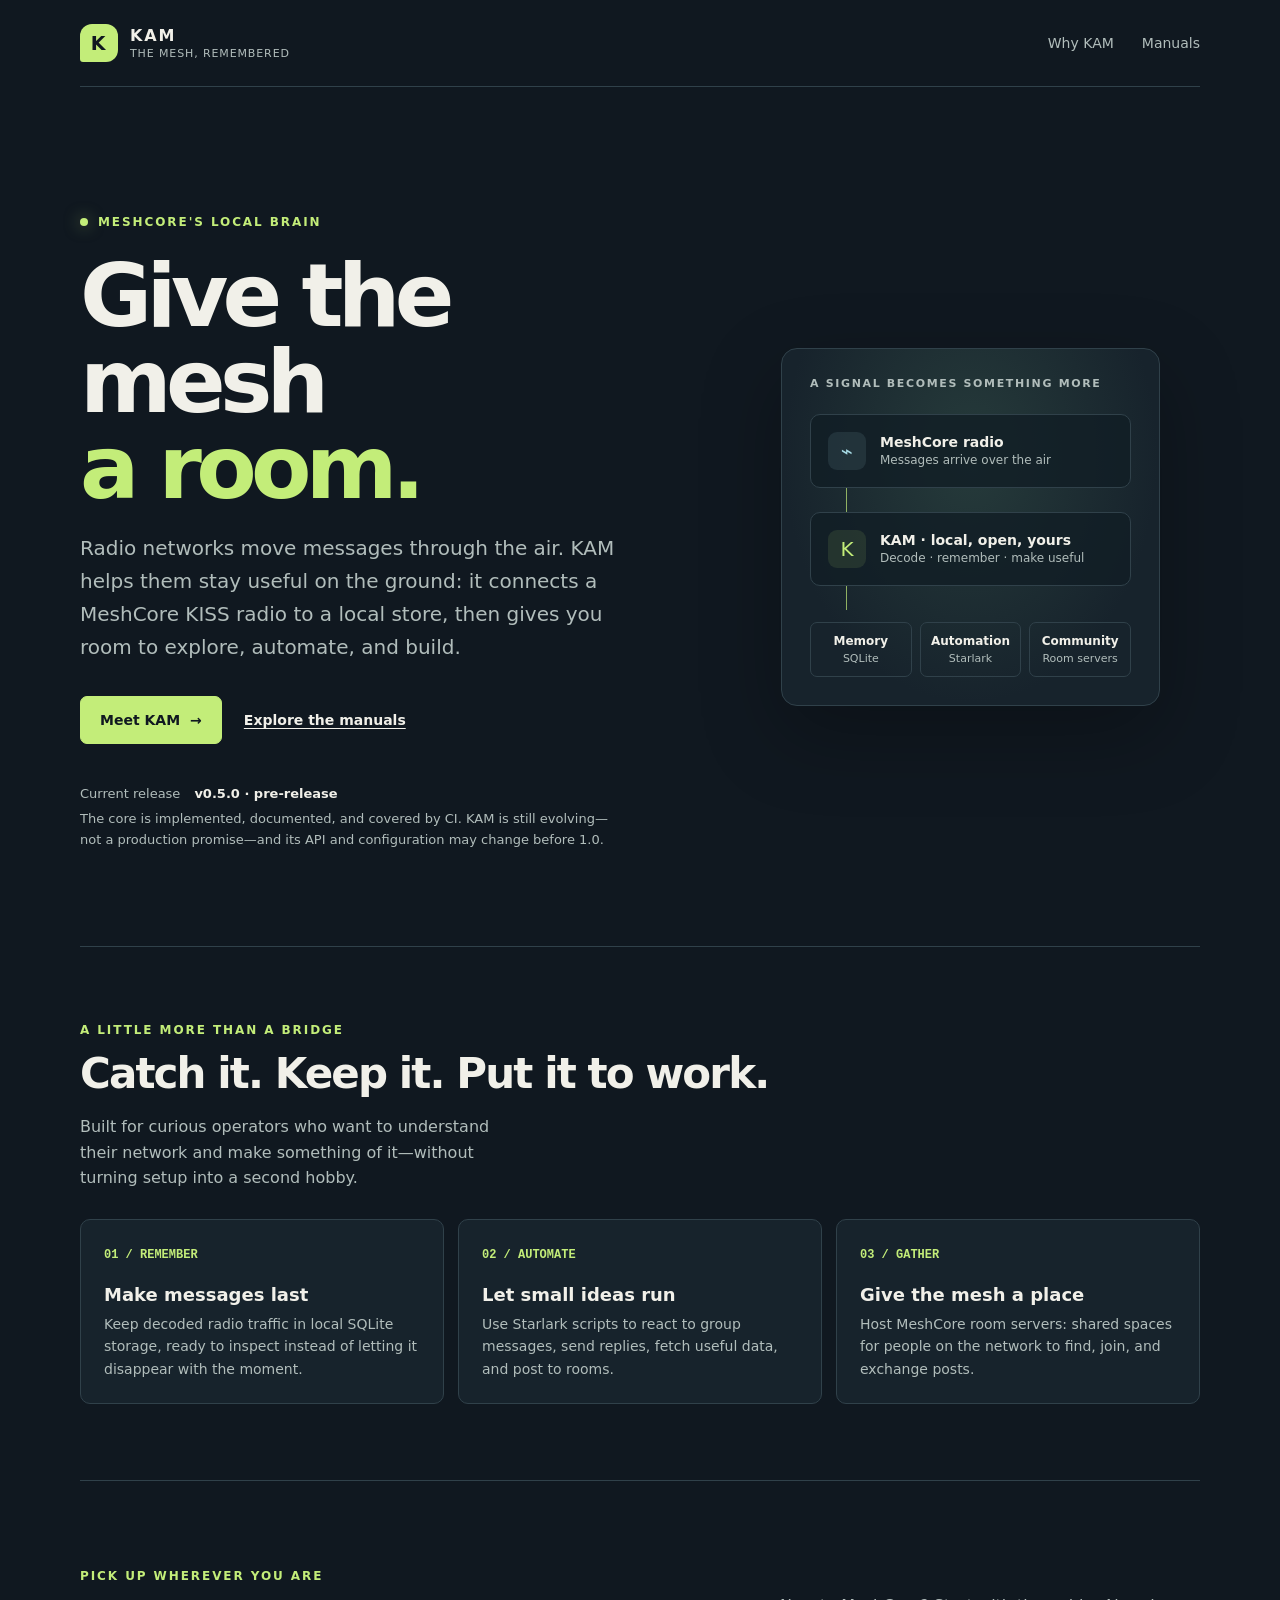
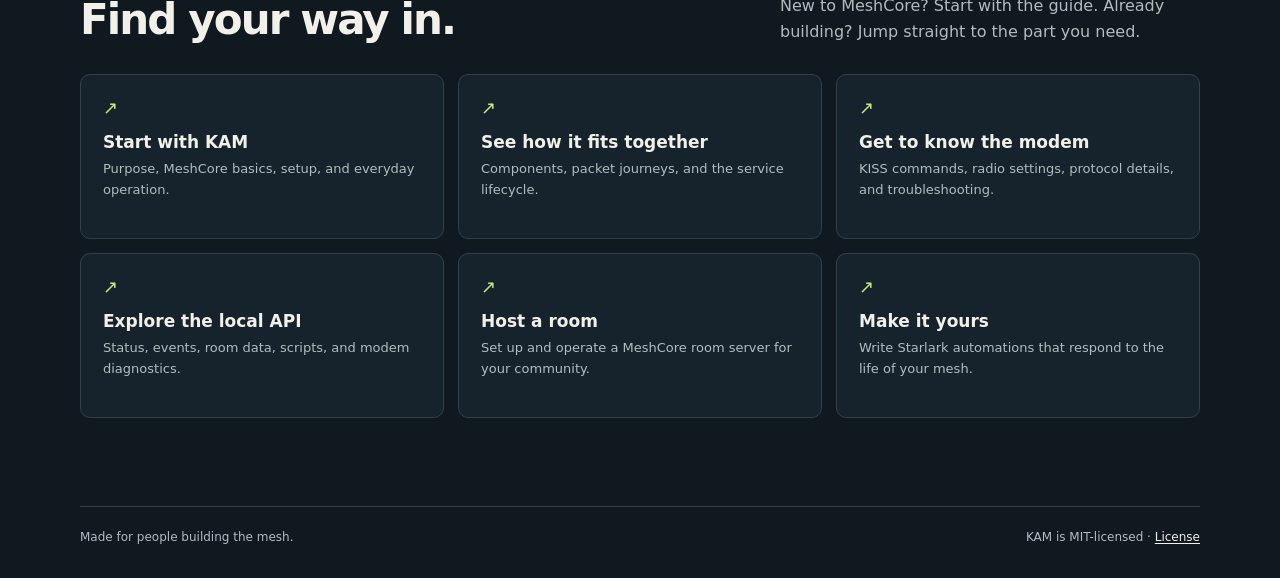
<file: docs/index.html>
<!doctype html>
<html lang="en">
<head>
  <meta charset="utf-8">
  <meta name="viewport" content="width=device-width, initial-scale=1">
  <meta name="description" content="Give your MeshCore network a room. Meet KAM, a local platform for keeping radio traffic, hosting rooms, and automation.">
  <title>KAM — Give the mesh a room</title>
  <style>
    :root {
      color-scheme: dark;
      --night: #101820;
      --panel: #17232c;
      --line: #30414a;
      --paper: #f1f0e9;
      --muted: #b1bdbb;
      --signal: #c3ed79;
      --blue: #a6d9e3;
      font-family: system-ui, -apple-system, BlinkMacSystemFont, "Segoe UI", sans-serif;
      background: var(--night);
      color: var(--paper);
    }
    * { box-sizing: border-box; }
    html { scroll-behavior: smooth; }
    body { margin: 0; min-width: 320px; }
    a { color: inherit; text-underline-offset: .2em; }
    a:focus-visible { outline: 3px solid var(--signal); outline-offset: 4px; }
    .wrap { width: min(1120px, calc(100% - 48px)); margin-inline: auto; }
    .topbar { display: flex; align-items: center; justify-content: space-between; padding-block: 24px; border-bottom: 1px solid var(--line); }
    .brand { display: inline-flex; align-items: center; gap: 12px; text-decoration: none; font-weight: 750; letter-spacing: .12em; }
    .brand-mark { display: grid; width: 38px; aspect-ratio: 1; place-items: center; border-radius: 12px 12px 12px 3px; background: var(--signal); color: var(--night); font-size: 19px; }
    .brand small { display: block; margin-top: 2px; color: var(--muted); font-size: 11px; font-weight: 500; letter-spacing: .08em; }
    nav { display: flex; gap: 28px; color: var(--muted); font-size: 14px; }
    nav a { text-decoration: none; }
    nav a:hover, .text-link:hover { color: var(--signal); }
    .hero { display: grid; grid-template-columns: 1.1fr .9fr; align-items: center; gap: clamp(40px, 8vw, 100px); padding-block: clamp(64px, 10vw, 116px) 96px; }
    .eyebrow, .section-kicker { color: var(--signal); font-size: 12px; font-weight: 750; letter-spacing: .16em; text-transform: uppercase; }
    .eyebrow { display: flex; align-items: center; gap: 10px; }
    .dot { width: 8px; height: 8px; border-radius: 50%; background: var(--signal); box-shadow: 0 0 16px #c3ed7980; }
    h1 { margin: 24px 0 20px; font-size: clamp(48px, 7.5vw, 88px); line-height: .98; letter-spacing: -.065em; }
    h1 em { color: var(--signal); font-style: normal; }
    .intro { max-width: 590px; color: var(--muted); font-size: clamp(17px, 2vw, 20px); line-height: 1.65; }
    .actions { display: flex; flex-wrap: wrap; align-items: center; gap: 22px; margin-top: 32px; }
    .button { display: inline-flex; min-height: 48px; align-items: center; justify-content: center; gap: 10px; padding: 0 19px; border: 1px solid var(--signal); border-radius: 7px; background: var(--signal); color: var(--night); font-size: 14px; font-weight: 750; text-decoration: none; }
    .button:hover { background: #d3f79a; }
    .text-link { color: var(--paper); font-size: 14px; font-weight: 650; }
    .status { display: flex; flex-wrap: wrap; align-items: baseline; gap: 8px 14px; margin-top: 42px; color: var(--muted); font-size: 13px; }
    .status strong { color: var(--paper); }
    .status-note { flex-basis: 100%; max-width: 540px; line-height: 1.6; }
    .visual { position: relative; padding: 28px; border: 1px solid var(--line); border-radius: 16px; background: radial-gradient(ellipse at 50% 30%, #263b3b 0, var(--panel) 70%); box-shadow: 0 28px 80px #0004; }
    .visual-label { margin: 0 0 24px; color: var(--muted); font-size: 11px; font-weight: 700; letter-spacing: .15em; text-transform: uppercase; }
    .flow-node { display: flex; align-items: center; gap: 14px; padding: 17px; border: 1px solid var(--line); border-radius: 10px; background: #111d25cc; }
    .node-icon { display: grid; width: 38px; height: 38px; flex: none; place-items: center; border-radius: 9px; background: #a6d9e31a; color: var(--blue); font-size: 20px; }
    .flow-node.kam .node-icon { background: #c3ed791a; color: var(--signal); }
    .flow-node strong, .flow-node small { display: block; }
    .flow-node strong { font-size: 14px; }
    .flow-node small { margin-top: 3px; color: var(--muted); font-size: 12px; }
    .connector { width: 1px; height: 24px; margin-left: 36px; background: var(--signal); opacity: .7; }
    .outcomes { display: grid; grid-template-columns: repeat(3, 1fr); gap: 8px; margin-top: 12px; }
    .outcomes div { padding: 11px 6px; border: 1px solid var(--line); border-radius: 7px; color: var(--muted); font-size: 11px; text-align: center; }
    .outcomes b { display: block; margin-bottom: 4px; color: var(--paper); font-size: 12px; }
    .why { padding-block: 64px 76px; border-top: 1px solid var(--line); border-bottom: 1px solid var(--line); }
    .section-heading { display: flex; flex-wrap: wrap; align-items: end; justify-content: space-between; gap: 16px; margin-bottom: 28px; }
    h2 { margin: 8px 0 0; font-size: clamp(28px, 4vw, 42px); letter-spacing: -.045em; }
    .section-heading > p { max-width: 420px; margin: 0; color: var(--muted); line-height: 1.6; }
    .pillars { display: grid; grid-template-columns: repeat(3, 1fr); gap: 14px; }
    .pillar { min-height: 160px; padding: 23px; border: 1px solid var(--line); border-radius: 10px; background: var(--panel); }
    .pillar span { color: var(--signal); font: 700 12px/1 ui-monospace, monospace; }
    .pillar h3 { margin: 22px 0 8px; font-size: 18px; }
    .pillar p { margin: 0; color: var(--muted); font-size: 14px; line-height: 1.6; }
    .manuals { padding-block: 76px 88px; }
    .manual-grid { display: grid; grid-template-columns: repeat(3, 1fr); gap: 14px; margin-top: 30px; }
    .manual-card { display: block; min-height: 165px; padding: 22px; border: 1px solid var(--line); border-radius: 10px; background: var(--panel); text-decoration: none; transition: border-color .15s, transform .15s; }
    .manual-card:hover { transform: translateY(-2px); border-color: var(--signal); }
    .manual-card .arrow { color: var(--signal); font-size: 18px; }
    .manual-card h3 { margin: 14px 0 7px; font-size: 17px; }
    .manual-card p { margin: 0; color: var(--muted); font-size: 13px; line-height: 1.6; }
    footer { display: flex; flex-wrap: wrap; justify-content: space-between; gap: 12px; padding-block: 23px 34px; border-top: 1px solid var(--line); color: var(--muted); font-size: 12px; }
    footer a { color: var(--paper); }
    @media (max-width: 760px) {
      .hero { grid-template-columns: 1fr; gap: 40px; padding-top: 64px; }
      .visual { max-width: 520px; }
      .pillars, .manual-grid { grid-template-columns: repeat(2, 1fr); }
    }
    @media (max-width: 520px) {
      .wrap { width: min(100% - 32px, 1120px); }
      .topbar { padding-block: 16px; }
      nav { gap: 16px; font-size: 13px; }
      .hero { padding-bottom: 64px; }
      .visual { padding: 19px; }
      .pillars, .manual-grid { grid-template-columns: 1fr; }
      .pillar, .manual-card { min-height: auto; }
    }
    @media (prefers-reduced-motion: reduce) {
      html { scroll-behavior: auto; }
      *, *::before, *::after { transition-duration: .01ms !important; }
    }
  </style>
</head>
<body>
  <header class="topbar wrap">
    <a class="brand" href="#top" aria-label="KAM home">
      <span class="brand-mark" aria-hidden="true">K</span>
      <span>KAM<small>THE MESH, REMEMBERED</small></span>
    </a>
    <nav aria-label="Main navigation">
      <a href="#why-kam">Why KAM</a>
      <a href="#manuals">Manuals</a>
    </nav>
  </header>

  <main id="top" class="wrap">
    <section class="hero" aria-labelledby="hero-title">
      <div>
        <p class="eyebrow"><span class="dot" aria-hidden="true"></span> MeshCore's local brain</p>
        <h1 id="hero-title">Give the mesh<br><em>a room.</em></h1>
        <p class="intro">Radio networks move messages through the air. KAM helps them stay useful on the ground: it connects a MeshCore KISS radio to a local store, then gives you room to explore, automate, and build.</p>
        <div class="actions">
          <a class="button" href="manuals/KAM.html">Meet KAM <span aria-hidden="true">→</span></a>
          <a class="text-link" href="#manuals">Explore the manuals</a>
        </div>
        <div class="status" aria-label="Project status">
          <span>Current release</span><strong>v0.5.0 · pre-release</strong>
          <span class="status-note">The core is implemented, documented, and covered by CI. KAM is still evolving—not a production promise—and its API and configuration may change before 1.0.</span>
        </div>
      </div>

      <figure class="visual" aria-label="How KAM helps a MeshCore radio network">
        <figcaption class="visual-label">A signal becomes something more</figcaption>
        <div class="flow-node">
          <span class="node-icon" aria-hidden="true">⌁</span>
          <span><strong>MeshCore radio</strong><small>Messages arrive over the air</small></span>
        </div>
        <div class="connector" aria-hidden="true"></div>
        <div class="flow-node kam">
          <span class="node-icon" aria-hidden="true">K</span>
          <span><strong>KAM · local, open, yours</strong><small>Decode · remember · make useful</small></span>
        </div>
        <div class="connector" aria-hidden="true"></div>
        <div class="outcomes" aria-label="What KAM enables">
          <div><b>Memory</b>SQLite</div>
          <div><b>Automation</b>Starlark</div>
          <div><b>Community</b>Room servers</div>
        </div>
      </figure>
    </section>

    <section class="why" id="why-kam" aria-labelledby="why-title">
      <div class="section-heading">
        <div><p class="section-kicker">A little more than a bridge</p><h2 id="why-title">Catch it. Keep it. Put it to work.</h2></div>
        <p>Built for curious operators who want to understand their network and make something of it—without turning setup into a second hobby.</p>
      </div>
      <div class="pillars">
        <article class="pillar"><span>01 / REMEMBER</span><h3>Make messages last</h3><p>Keep decoded radio traffic in local SQLite storage, ready to inspect instead of letting it disappear with the moment.</p></article>
        <article class="pillar"><span>02 / AUTOMATE</span><h3>Let small ideas run</h3><p>Use Starlark scripts to react to group messages, send replies, fetch useful data, and post to rooms.</p></article>
        <article class="pillar"><span>03 / GATHER</span><h3>Give the mesh a place</h3><p>Host MeshCore room servers: shared spaces for people on the network to find, join, and exchange posts.</p></article>
      </div>
    </section>

    <section class="manuals" id="manuals" aria-labelledby="manuals-title">
      <div class="section-heading">
        <div><p class="section-kicker">Pick up wherever you are</p><h2 id="manuals-title">Find your way in.</h2></div>
        <p>New to MeshCore? Start with the guide. Already building? Jump straight to the part you need.</p>
      </div>
      <div class="manual-grid">
        <a class="manual-card" href="manuals/KAM.html"><span class="arrow" aria-hidden="true">↗</span><h3>Start with KAM</h3><p>Purpose, MeshCore basics, setup, and everyday operation.</p></a>
        <a class="manual-card" href="manuals/Architecture.html"><span class="arrow" aria-hidden="true">↗</span><h3>See how it fits together</h3><p>Components, packet journeys, and the service lifecycle.</p></a>
        <a class="manual-card" href="manuals/FeatureKissModem.html"><span class="arrow" aria-hidden="true">↗</span><h3>Get to know the modem</h3><p>KISS commands, radio settings, protocol details, and troubleshooting.</p></a>
        <a class="manual-card" href="manuals/FeatureMonitorApi.html"><span class="arrow" aria-hidden="true">↗</span><h3>Explore the local API</h3><p>Status, events, room data, scripts, and modem diagnostics.</p></a>
        <a class="manual-card" href="manuals/FeatureRoomServer.html"><span class="arrow" aria-hidden="true">↗</span><h3>Host a room</h3><p>Set up and operate a MeshCore room server for your community.</p></a>
        <a class="manual-card" href="manuals/FeatureStarlark.html"><span class="arrow" aria-hidden="true">↗</span><h3>Make it yours</h3><p>Write Starlark automations that respond to the life of your mesh.</p></a>
      </div>
    </section>
  </main>

  <footer class="wrap">
    <span>Made for people building the mesh.</span>
    <span>KAM is MIT-licensed · <a href="../LICENSE">License</a></span>
  </footer>
</body>
</html>
</file>
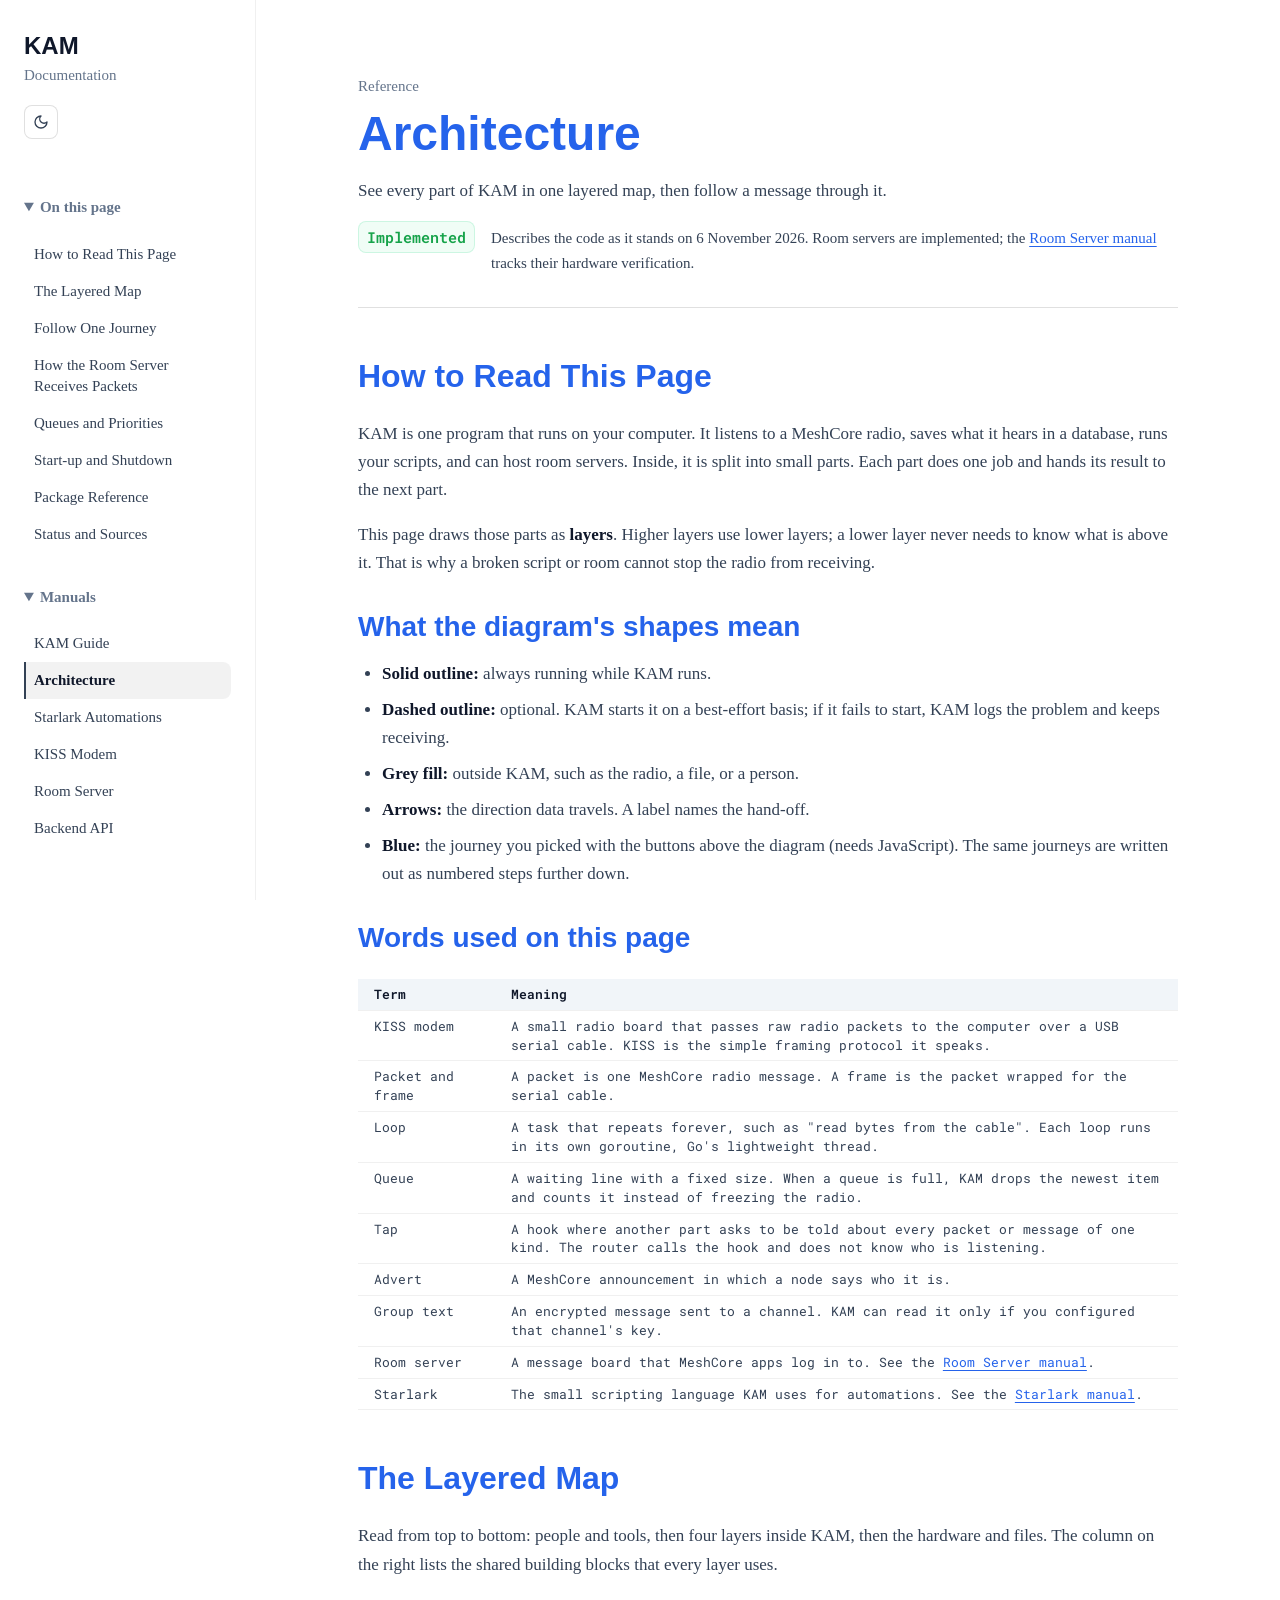
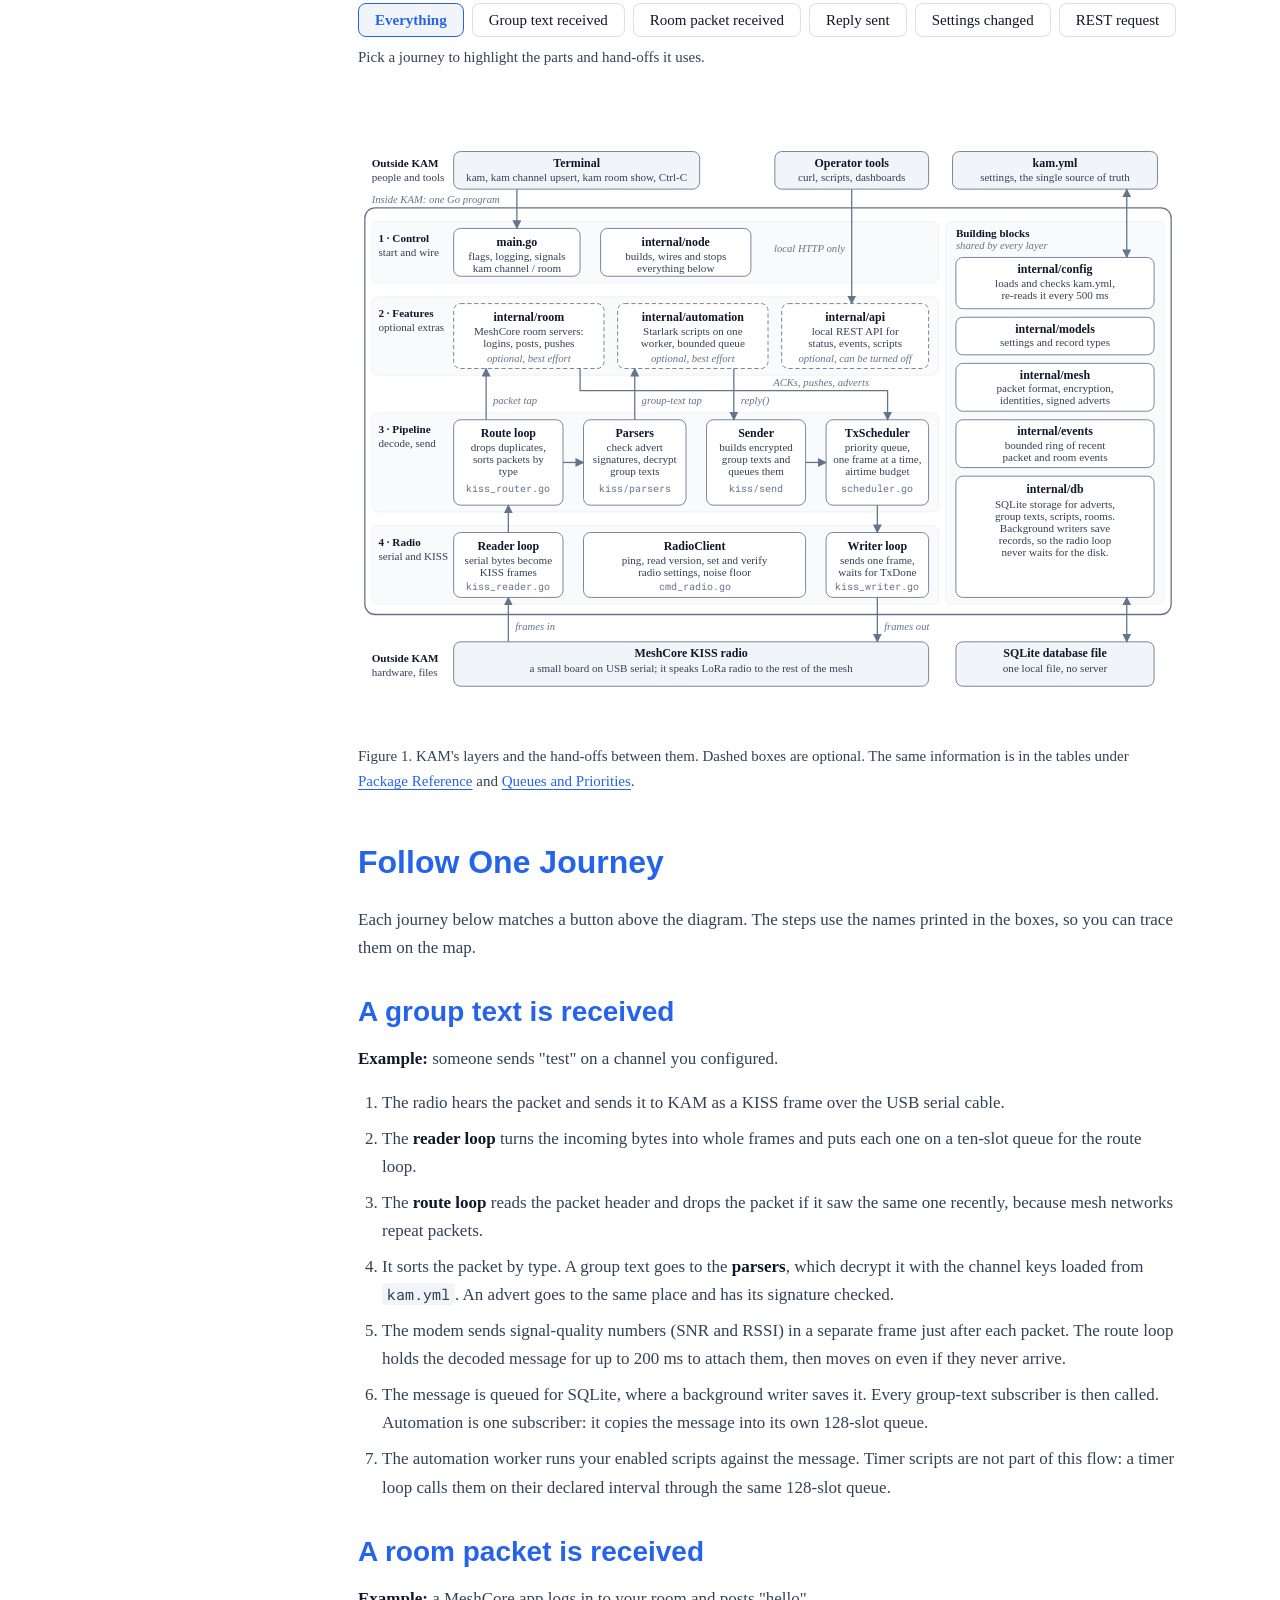
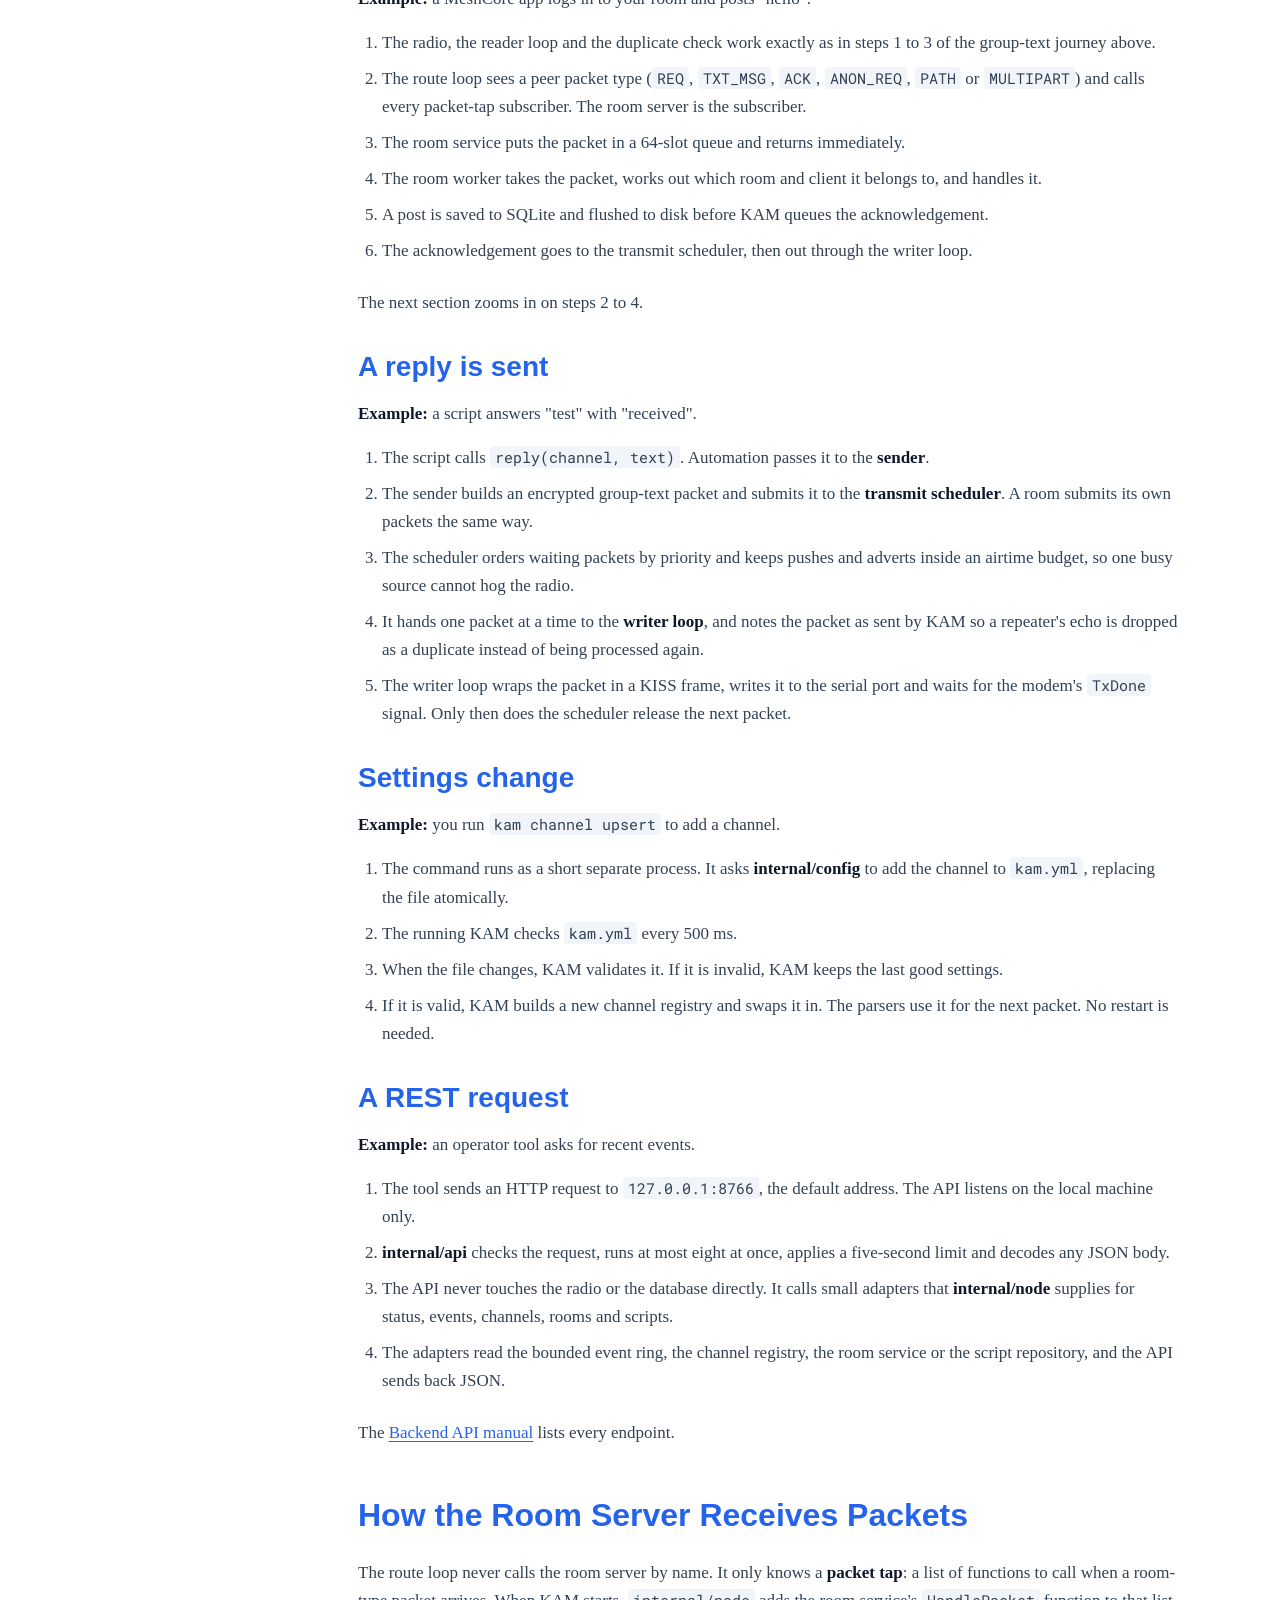
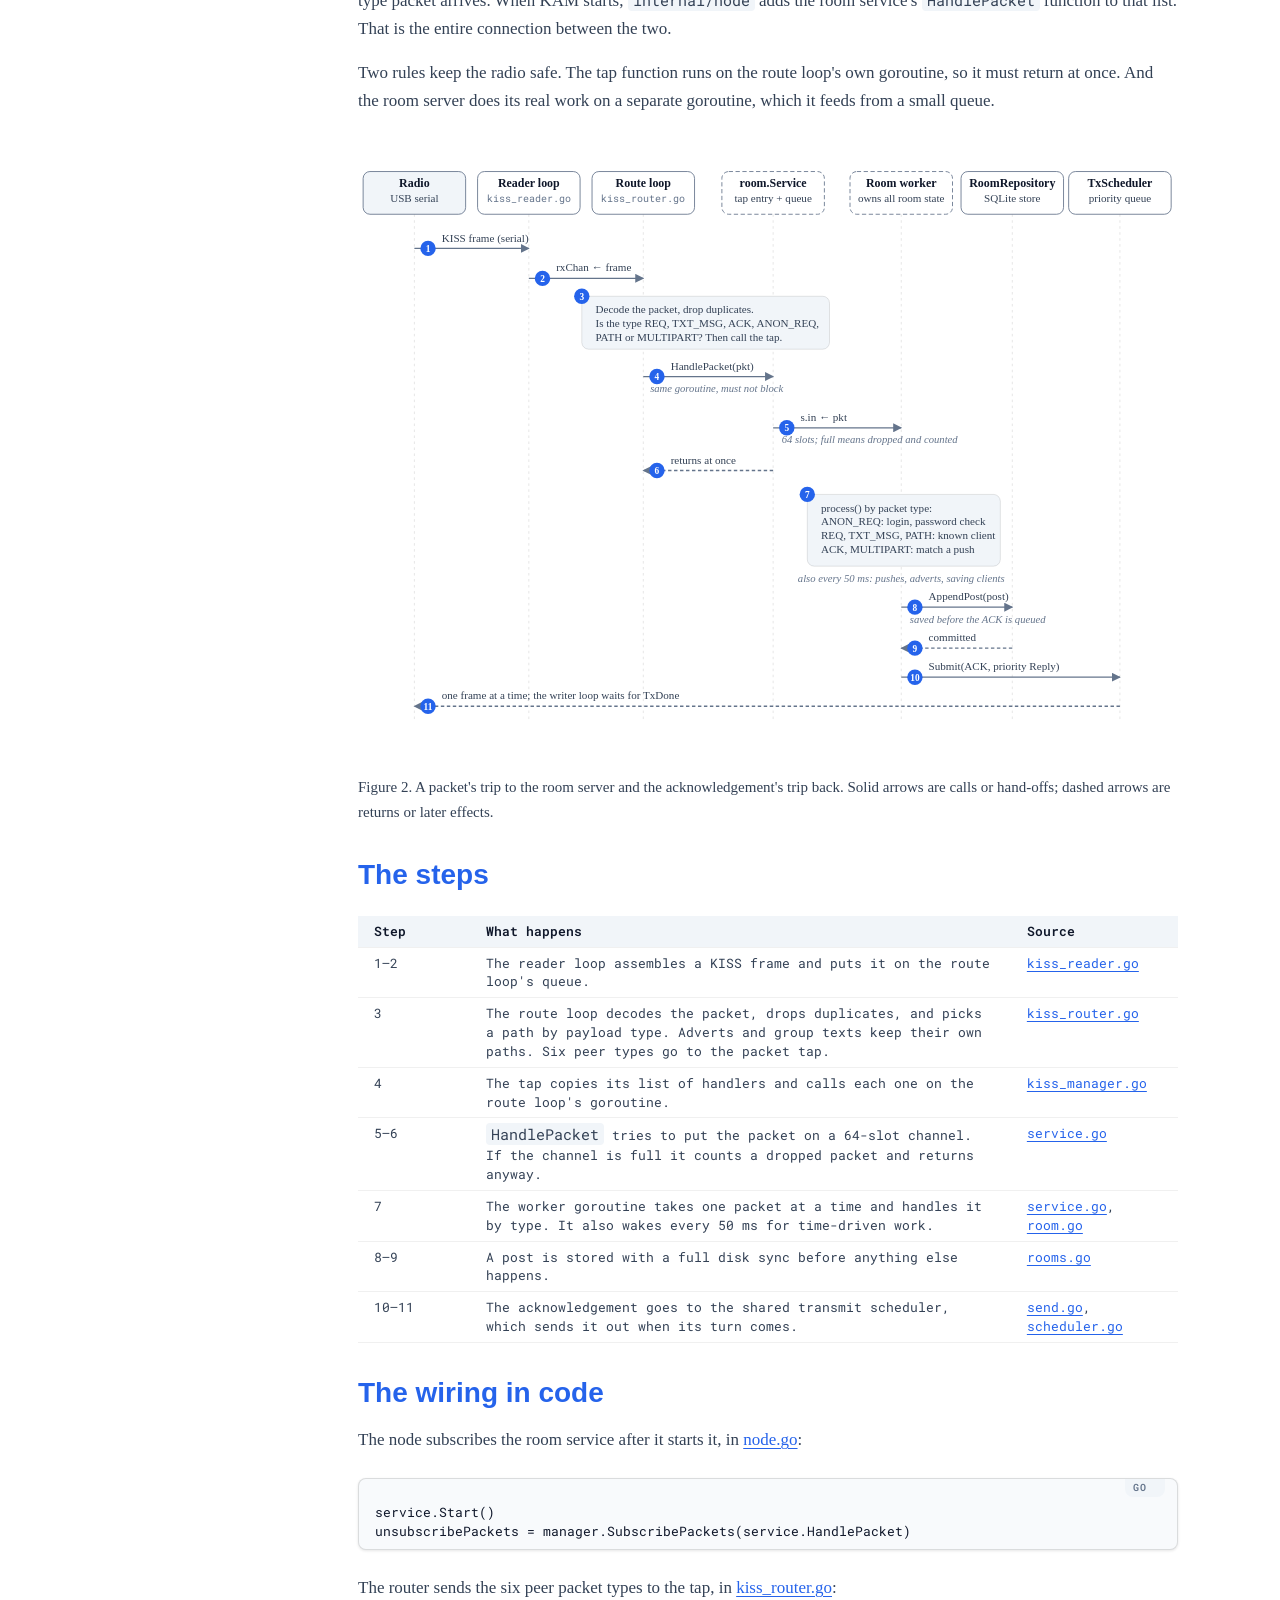
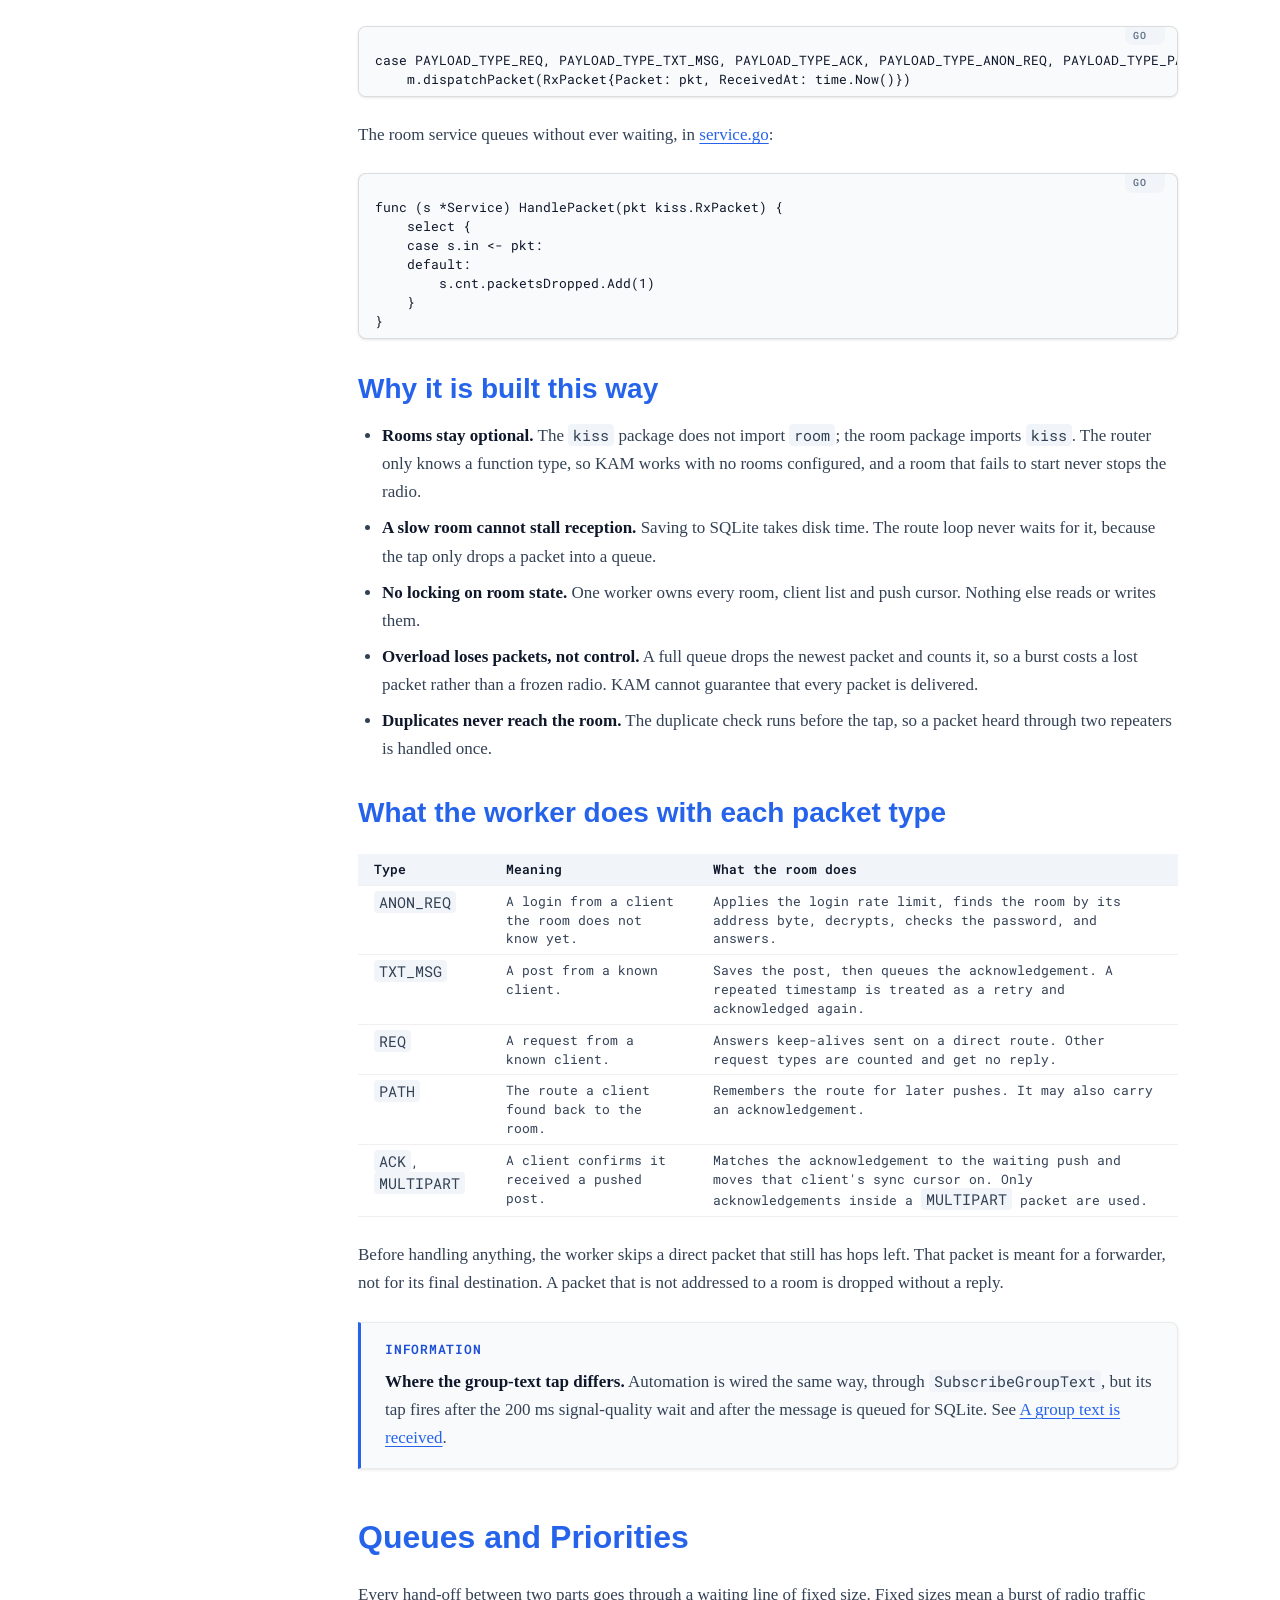
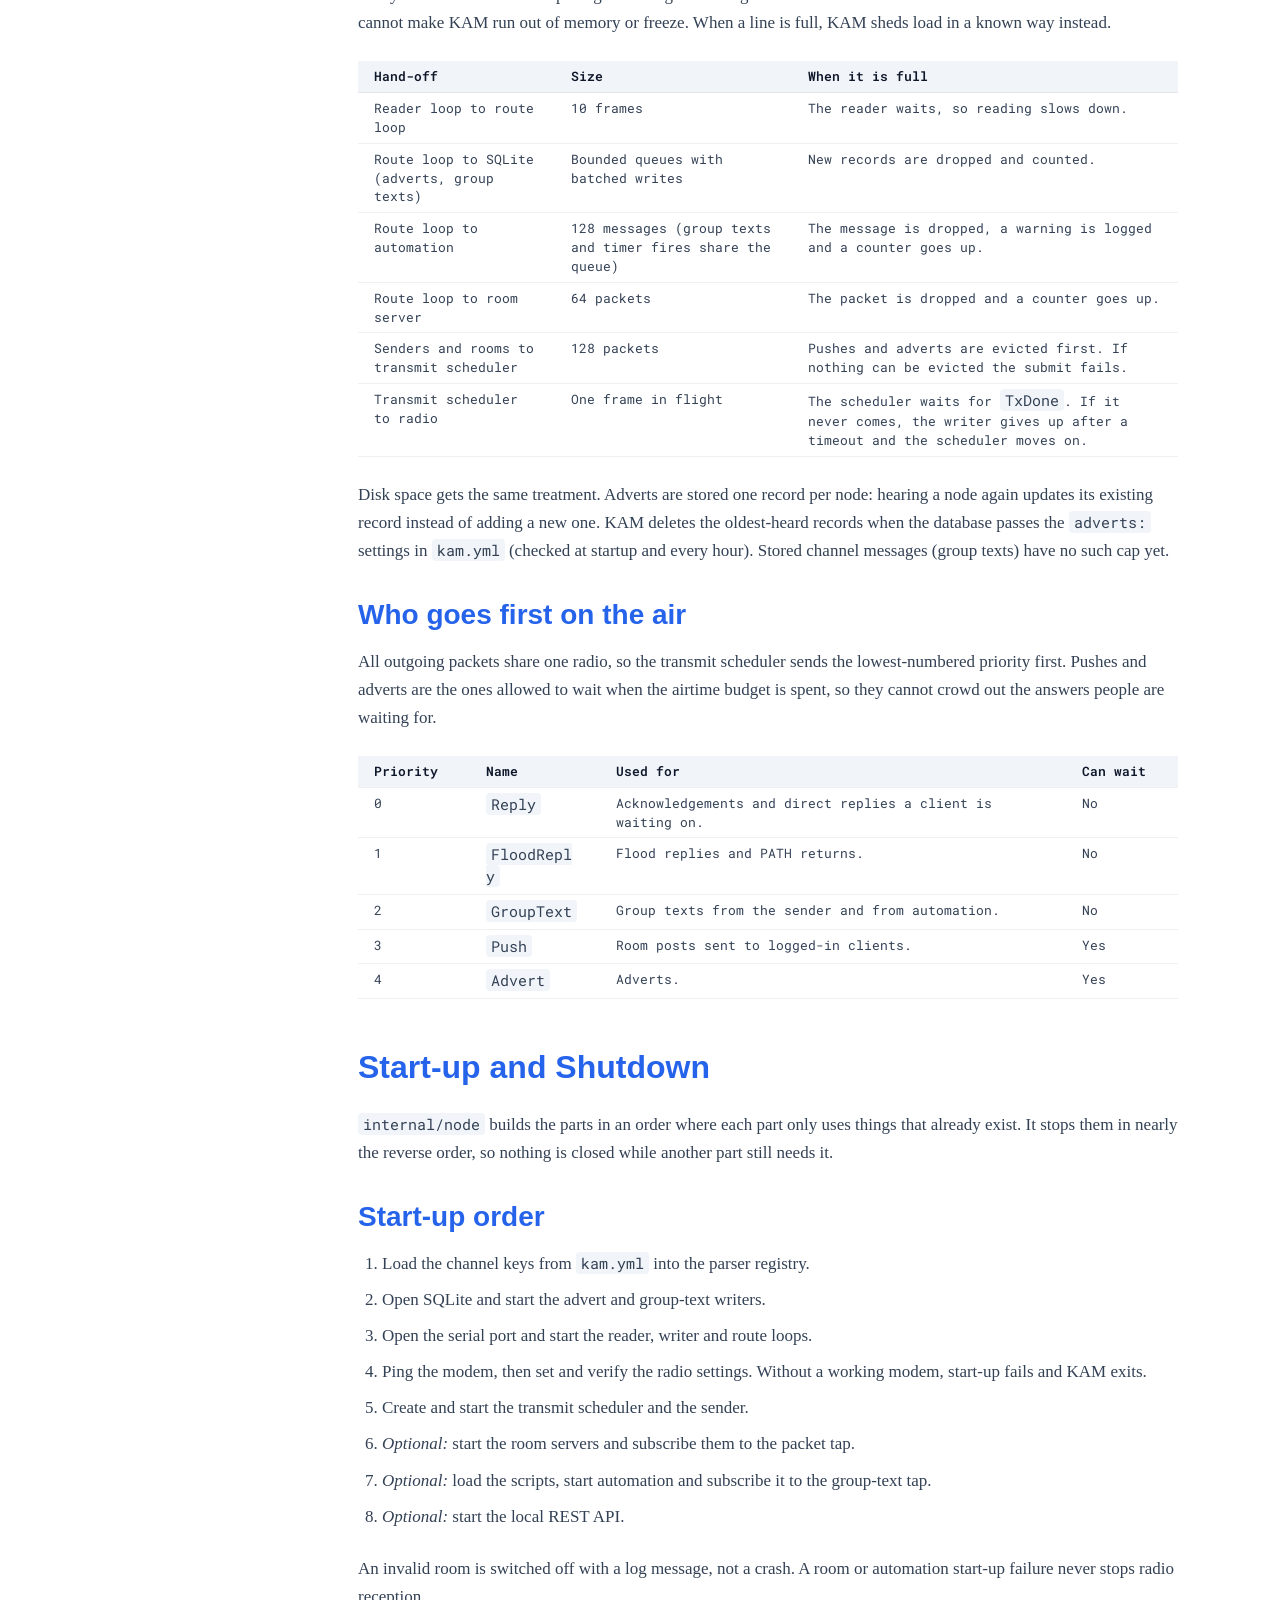
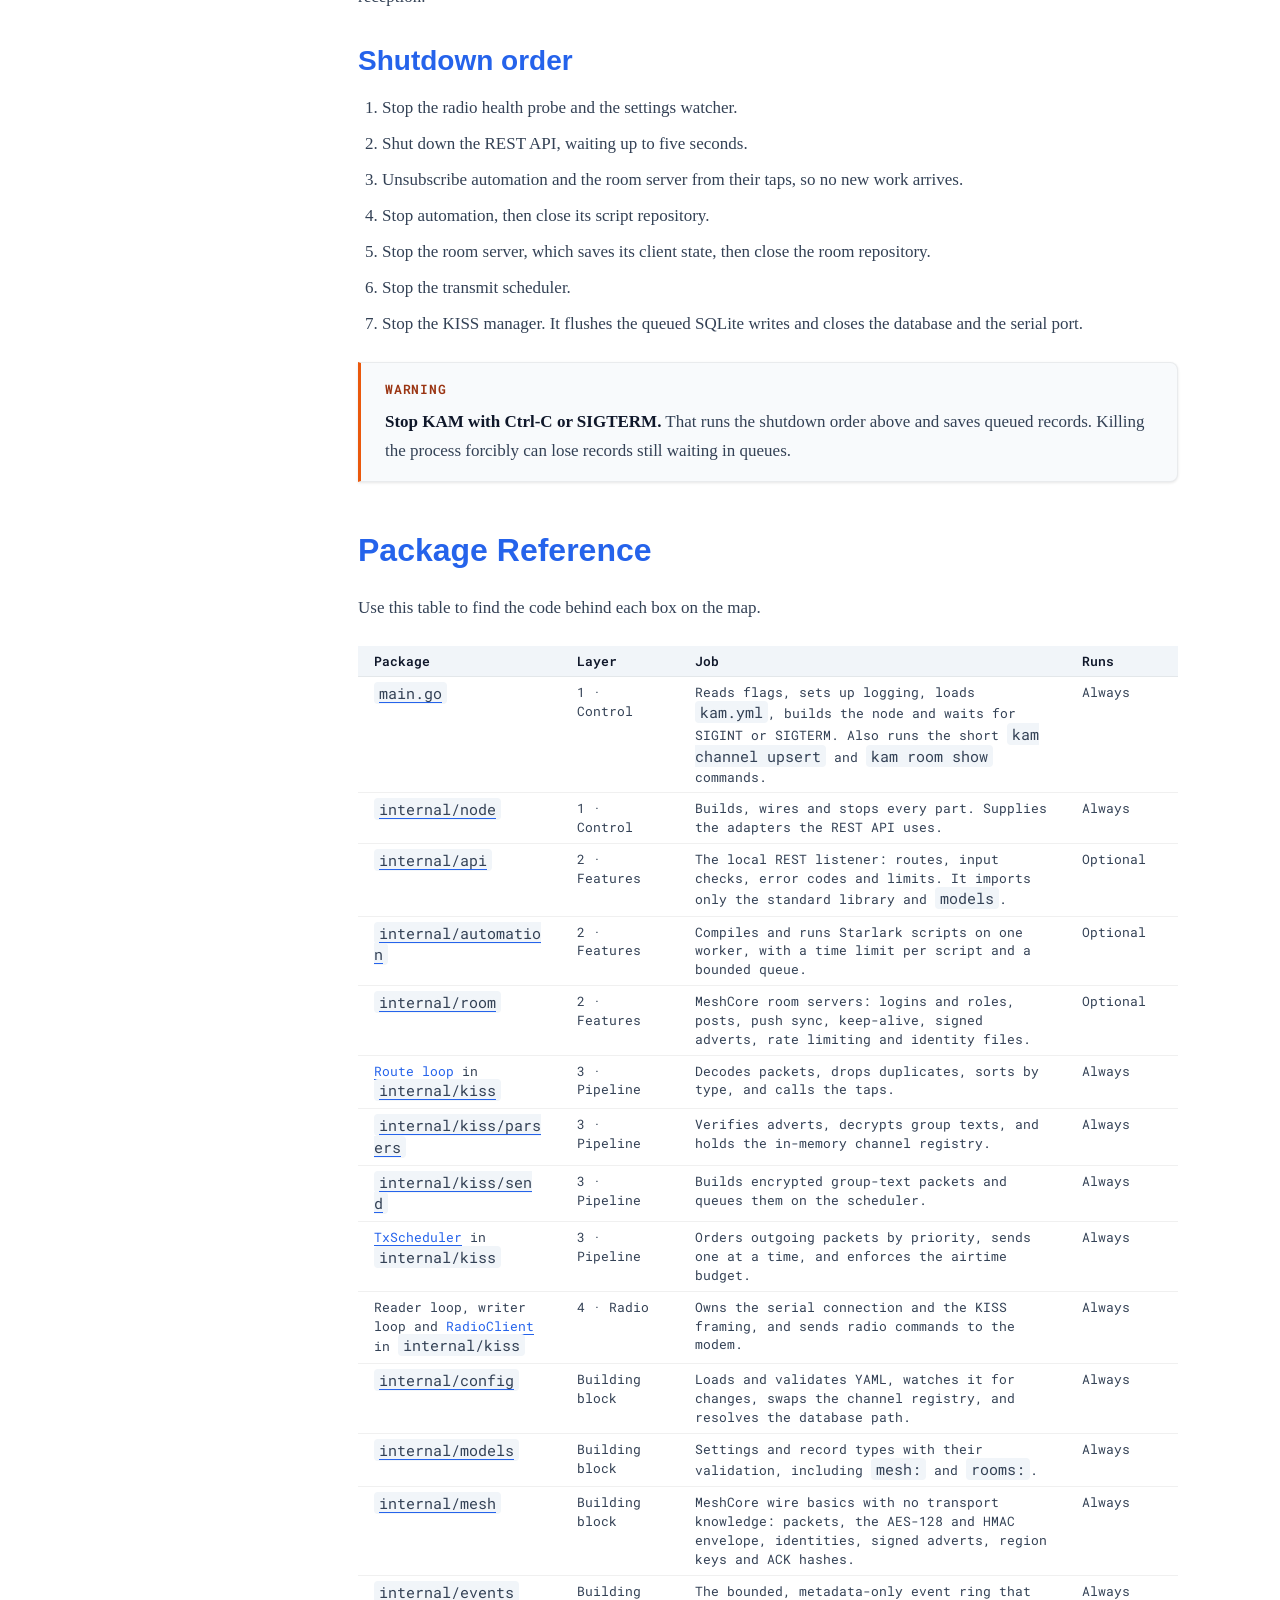
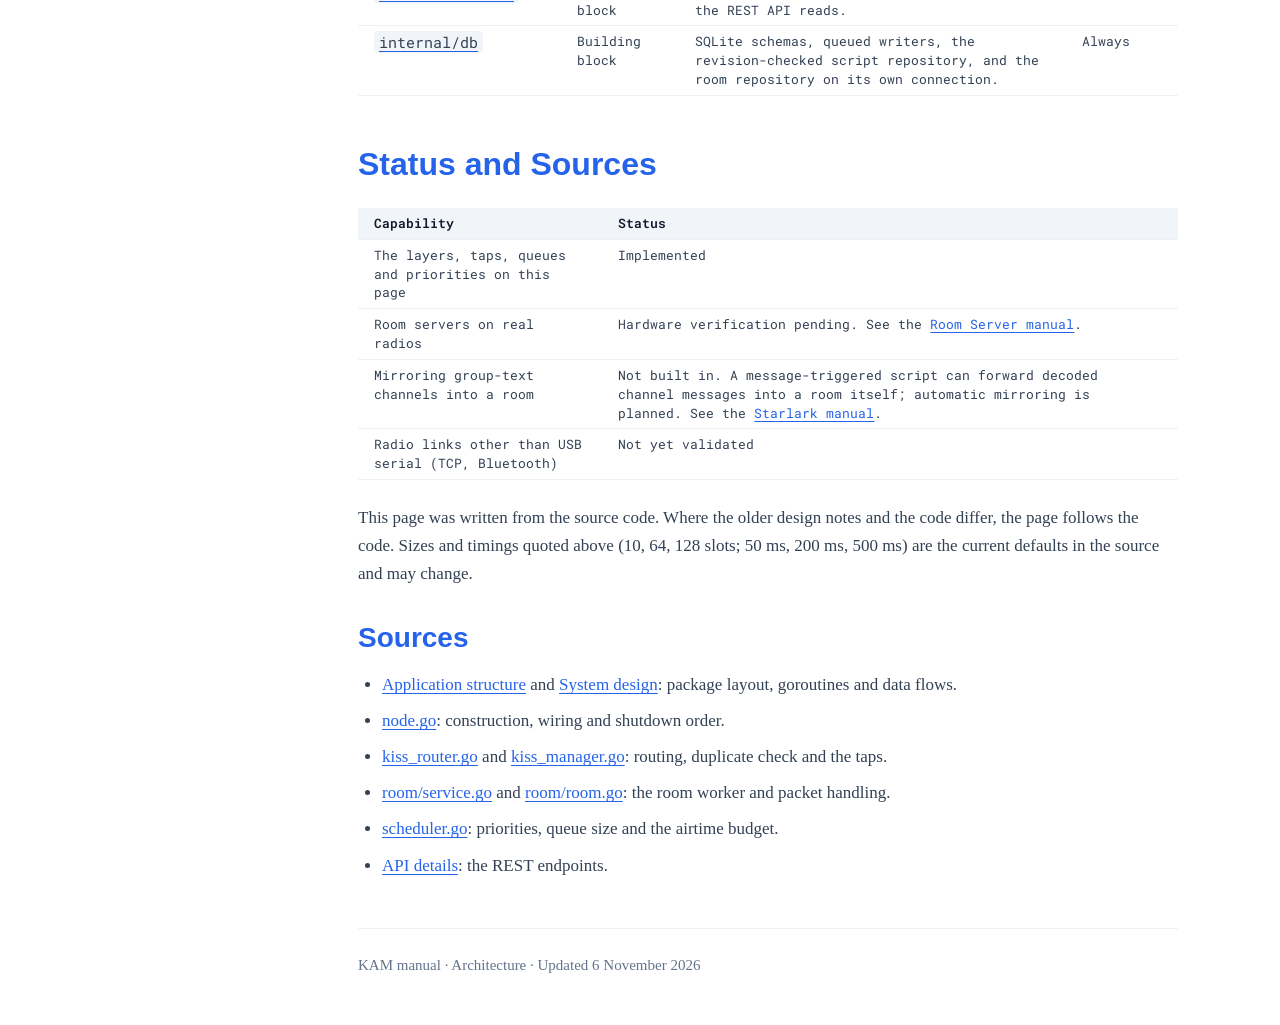
<file: manuals/Architecture.html>
<!DOCTYPE html>
<html lang="en">
<head>
    <meta charset="UTF-8">
    <meta name="viewport" content="width=device-width, initial-scale=1.0">
    <meta name="description" content="A layered map of KAM: what each part does, how packets move between the parts, and how the room server receives packets from the router.">
    <title>KAM Architecture</title>
    <link href="manuals.css" rel="stylesheet">
    <script>try{var t=localStorage.getItem("kam-theme");if(t?t==="dark":matchMedia("(prefers-color-scheme: dark)").matches)document.documentElement.dataset.theme="dark"}catch(e){}</script>
    <script src="manuals.js" defer></script>
    <script src="architecture.js" defer></script>
</head>
<body>
    <a class="skip-link" href="#main-content">Skip to content</a>
    <aside>
        <div class="manual-brand"><strong>KAM</strong><span>Documentation</span><button class="theme-toggle" type="button" aria-label="Switch to dark mode"><svg class="icon-moon" viewBox="0 0 24 24" aria-hidden="true" focusable="false"><path d="M12 3a6 6 0 0 0 9 9 9 9 0 1 1-9-9Z"/></svg><svg class="icon-sun" viewBox="0 0 24 24" aria-hidden="true" focusable="false"><circle cx="12" cy="12" r="4"/><path d="M12 2v2M12 20v2M4.93 4.93l1.41 1.41M17.66 17.66l1.41 1.41M2 12h2M20 12h2M6.34 17.66l-1.41 1.41M19.07 4.93l-1.41 1.41"/></svg></button>
</div>
        <details class="manual-navigation" open>
            <summary>Contents</summary>
            <details class="navigation-section" open>
                <summary>On this page</summary>
                <nav aria-label="On this page">
                    <a href="#overview">How to Read This Page</a>
                    <a href="#layers">The Layered Map</a>
                    <a href="#journeys">Follow One Journey</a>
                    <a href="#room-server">How the Room Server Receives Packets</a>
                    <a href="#waiting">Queues and Priorities</a>
                    <a href="#lifecycle">Start-up and Shutdown</a>
                    <a href="#reference">Package Reference</a>
                    <a href="#status">Status and Sources</a>
                </nav>
            </details>
            <details class="navigation-section" open>
                <summary>Manuals</summary>
                <nav aria-label="Manuals">
                    <a href="KAM.html">KAM Guide</a>
                    <a href="Architecture.html" aria-current="page">Architecture</a>
                    <a href="FeatureStarlark.html">Starlark Automations</a>
                    <a href="FeatureKissModem.html">KISS Modem</a>
                    <a href="FeatureRoomServer.html">Room Server</a>
                    <a href="FeatureMonitorApi.html">Backend API</a>
                </nav>
            </details>
        </details>
    </aside>
    <main id="main-content" tabindex="-1">
        <header>
            <span>Reference</span>
            <h1>Architecture</h1>
            <p>See every part of KAM in one layered map, then follow a message through it.</p>
            <p><span class="badge badge-green">Implemented</span><span>Describes the code as it stands on 6 November 2026. Room servers are implemented; the <a href="FeatureRoomServer.html">Room Server manual</a> tracks their hardware verification.</span></p>
        </header>
        <article class="prose">
            <section id="overview">
                <h2>How to Read This Page</h2>
                <p>KAM is one program that runs on your computer. It listens to a MeshCore radio, saves what it hears in a database, runs your scripts, and can host room servers. Inside, it is split into small parts. Each part does one job and hands its result to the next part.</p>
                <p>This page draws those parts as <strong>layers</strong>. Higher layers use lower layers; a lower layer never needs to know what is above it. That is why a broken script or room cannot stop the radio from receiving.</p>
                <h3>What the diagram's shapes mean</h3>
                <ul>
                    <li><strong>Solid outline:</strong> always running while KAM runs.</li>
                    <li><strong>Dashed outline:</strong> optional. KAM starts it on a best-effort basis; if it fails to start, KAM logs the problem and keeps receiving.</li>
                    <li><strong>Grey fill:</strong> outside KAM, such as the radio, a file, or a person.</li>
                    <li><strong>Arrows:</strong> the direction data travels. A label names the hand-off.</li>
                    <li><strong>Blue:</strong> the journey you picked with the buttons above the diagram (needs JavaScript). The same journeys are written out as numbered steps further down.</li>
                </ul>
                <h3>Words used on this page</h3>
                <table>
                    <thead><tr><th>Term</th><th>Meaning</th></tr></thead>
                    <tbody>
                        <tr><td>KISS modem</td><td>A small radio board that passes raw radio packets to the computer over a USB serial cable. KISS is the simple framing protocol it speaks.</td></tr>
                        <tr><td>Packet and frame</td><td>A packet is one MeshCore radio message. A frame is the packet wrapped for the serial cable.</td></tr>
                        <tr><td>Loop</td><td>A task that repeats forever, such as "read bytes from the cable". Each loop runs in its own goroutine, Go's lightweight thread.</td></tr>
                        <tr><td>Queue</td><td>A waiting line with a fixed size. When a queue is full, KAM drops the newest item and counts it instead of freezing the radio.</td></tr>
                        <tr><td>Tap</td><td>A hook where another part asks to be told about every packet or message of one kind. The router calls the hook and does not know who is listening.</td></tr>
                        <tr><td>Advert</td><td>A MeshCore announcement in which a node says who it is.</td></tr>
                        <tr><td>Group text</td><td>An encrypted message sent to a channel. KAM can read it only if you configured that channel's key.</td></tr>
                        <tr><td>Room server</td><td>A message board that MeshCore apps log in to. See the <a href="FeatureRoomServer.html">Room Server manual</a>.</td></tr>
                        <tr><td>Starlark</td><td>The small scripting language KAM uses for automations. See the <a href="FeatureStarlark.html">Starlark manual</a>.</td></tr>
                    </tbody>
                </table>
            </section>

            <section id="layers">
                <h2>The Layered Map</h2>
                <p>Read from top to bottom: people and tools, then four layers inside KAM, then the hardware and files. The column on the right lists the shared building blocks that every layer uses.</p>
                <div id="arch-controls" hidden>
                    <div class="arch-flows" id="arch-flows" role="group" aria-label="Highlight a journey on the diagram"></div>
                    <p class="arch-flow-summary" id="arch-flow-summary" aria-live="polite"></p>
                </div>
                <div class="mermaid arch-diagram" id="layer-diagram">
                    <svg xmlns="http://www.w3.org/2000/svg" viewBox="0 0 960 648" role="img" aria-labelledby="layers-title layers-desc">
                        <title id="layers-title">KAM layered architecture</title>
                        <desc id="layers-desc">Four layers inside KAM. Layer 1 holds main.go, the node and the local REST API entry. Layer 2 holds the optional room server and Starlark automation. Layer 3 is the packet pipeline: route loop, parsers, sender and transmit scheduler. Layer 4 is the radio link: reader loop, radio client and writer loop. Shared building blocks sit in a column on the right. The MeshCore radio, the SQLite file, kam.yml, a terminal and operator tools are outside KAM. The route loop hands packets to the room server through a packet tap and group texts to automation through a group-text tap. Room server and automation replies pass through the transmit scheduler to the writer loop and out to the radio.</desc>
                        <defs>
                            <marker id="arch-arrow" viewBox="0 0 10 10" refX="9" refY="5" markerWidth="7" markerHeight="7" orient="auto-start-reverse"><path d="M0 0L10 5L0 10z"/></marker>
                            <marker id="arch-arrow-hot" viewBox="0 0 10 10" refX="9" refY="5" markerWidth="7" markerHeight="7" orient="auto-start-reverse"><path d="M0 0L10 5L0 10z"/></marker>
                        </defs>

                        <!-- Outside, above -->
                        <text class="layer-name" x="16" y="28">Outside KAM</text>
                        <text class="note" x="16" y="44">people and tools</text>
                        <g data-flows="cfg"><rect class="box box-outside" x="112" y="10" width="288" height="44" rx="8"/><text class="name mid" x="256" y="28">Terminal</text><text class="note mid" x="256" y="45">kam, kam channel upsert, kam room show, Ctrl-C</text></g>
                        <g data-flows="api"><rect class="box box-outside" x="488" y="10" width="180" height="44" rx="8"/><text class="name mid" x="578" y="28">Operator tools</text><text class="note mid" x="578" y="45">curl, scripts, dashboards</text></g>
                        <g data-flows="cfg"><rect class="box box-outside" x="696" y="10" width="240" height="44" rx="8"/><text class="name mid" x="816" y="28">kam.yml</text><text class="note mid" x="816" y="45">settings, the single source of truth</text></g>

                        <!-- Frame and bands -->
                        <text class="caption" x="16" y="70">Inside KAM: one Go program</text>
                        <rect class="frame" x="8" y="76" width="944" height="476" rx="12"/>
                        <rect class="band" x="16" y="92" width="664" height="72" rx="8"/>
                        <rect class="band" x="16" y="180" width="664" height="92" rx="8"/>
                        <rect class="band" x="16" y="316" width="664" height="116" rx="8"/>
                        <rect class="band" x="16" y="448" width="664" height="92" rx="8"/>
                        <rect class="band" x="688" y="92" width="256" height="448" rx="8"/>

                        <text class="layer-name" x="24" y="116">1 · Control</text><text class="note" x="24" y="132">start and wire</text>
                        <text class="layer-name" x="24" y="204">2 · Features</text><text class="note" x="24" y="220">optional extras</text>
                        <text class="layer-name" x="24" y="340">3 · Pipeline</text><text class="note" x="24" y="356">decode, send</text>
                        <text class="layer-name" x="24" y="472">4 · Radio</text><text class="note" x="24" y="488">serial and KISS</text>
                        <text class="layer-name" x="700" y="110">Building blocks</text><text class="caption" x="700" y="124">shared by every layer</text>

                        <!-- Layer 1 -->
                        <g data-flows="cfg"><rect class="box" x="112" y="100" width="148" height="56" rx="8"/><text class="name mid" x="186" y="120">main.go</text><text class="note mid" x="186" y="137">flags, logging, signals</text><text class="note mid" x="186" y="151">kam channel / room</text></g>
                        <g data-flows="api"><rect class="box" x="284" y="100" width="176" height="56" rx="8"/><text class="name mid" x="372" y="120">internal/node</text><text class="note mid" x="372" y="137">builds, wires and stops</text><text class="note mid" x="372" y="151">everything below</text></g>

                        <!-- Layer 2 -->
                        <g data-flows="room reply"><rect class="box box-optional" x="112" y="188" width="176" height="76" rx="8"/><text class="name mid" x="200" y="208">internal/room</text><text class="note mid" x="200" y="225">MeshCore room servers:</text><text class="note mid" x="200" y="239">logins, posts, pushes</text><text class="caption mid" x="200" y="256">optional, best effort</text></g>
                        <g data-flows="text reply"><rect class="box box-optional" x="304" y="188" width="176" height="76" rx="8"/><text class="name mid" x="392" y="208">internal/automation</text><text class="note mid" x="392" y="225">Starlark scripts on one</text><text class="note mid" x="392" y="239">worker, bounded queue</text><text class="caption mid" x="392" y="256">optional, best effort</text></g>
                        <g data-flows="api"><rect class="box box-optional" x="496" y="188" width="172" height="76" rx="8"/><text class="name mid" x="582" y="208">internal/api</text><text class="note mid" x="582" y="225">local REST API for</text><text class="note mid" x="582" y="239">status, events, scripts</text><text class="caption mid" x="582" y="256">optional, can be turned off</text></g>

                        <!-- Layer 3 -->
                        <g data-flows="text room"><rect class="box" x="112" y="324" width="128" height="100" rx="8"/><text class="name mid" x="176" y="344">Route loop</text><text class="note mid" x="176" y="361">drops duplicates,</text><text class="note mid" x="176" y="375">sorts packets by</text><text class="note mid" x="176" y="389">type</text><text class="path mid" x="176" y="408">kiss_router.go</text></g>
                        <g data-flows="text cfg"><rect class="box" x="264" y="324" width="120" height="100" rx="8"/><text class="name mid" x="324" y="344">Parsers</text><text class="note mid" x="324" y="361">check advert</text><text class="note mid" x="324" y="375">signatures, decrypt</text><text class="note mid" x="324" y="389">group texts</text><text class="path mid" x="324" y="408">kiss/parsers</text></g>
                        <g data-flows="reply"><rect class="box" x="408" y="324" width="116" height="100" rx="8"/><text class="name mid" x="466" y="344">Sender</text><text class="note mid" x="466" y="361">builds encrypted</text><text class="note mid" x="466" y="375">group texts and</text><text class="note mid" x="466" y="389">queues them</text><text class="path mid" x="466" y="408">kiss/send</text></g>
                        <g data-flows="room reply"><rect class="box" x="548" y="324" width="120" height="100" rx="8"/><text class="name mid" x="608" y="344">TxScheduler</text><text class="note mid" x="608" y="361">priority queue,</text><text class="note mid" x="608" y="375">one frame at a time,</text><text class="note mid" x="608" y="389">airtime budget</text><text class="path mid" x="608" y="408">scheduler.go</text></g>

                        <!-- Layer 4 -->
                        <g data-flows="text room"><rect class="box" x="112" y="456" width="128" height="76" rx="8"/><text class="name mid" x="176" y="476">Reader loop</text><text class="note mid" x="176" y="493">serial bytes become</text><text class="note mid" x="176" y="507">KISS frames</text><text class="path mid" x="176" y="523">kiss_reader.go</text></g>
                        <g data-flows=""><rect class="box" x="264" y="456" width="260" height="76" rx="8"/><text class="name mid" x="394" y="476">RadioClient</text><text class="note mid" x="394" y="493">ping, read version, set and verify</text><text class="note mid" x="394" y="507">radio settings, noise floor</text><text class="path mid" x="394" y="523">cmd_radio.go</text></g>
                        <g data-flows="reply room"><rect class="box" x="548" y="456" width="120" height="76" rx="8"/><text class="name mid" x="608" y="476">Writer loop</text><text class="note mid" x="608" y="493">sends one frame,</text><text class="note mid" x="608" y="507">waits for TxDone</text><text class="path mid" x="608" y="523">kiss_writer.go</text></g>

                        <!-- Building blocks -->
                        <g data-flows="cfg"><rect class="box" x="700" y="134" width="232" height="60" rx="8"/><text class="name mid" x="816" y="152">internal/config</text><text class="note mid" x="816" y="169">loads and checks kam.yml,</text><text class="note mid" x="816" y="183">re-reads it every 500 ms</text></g>
                        <g data-flows=""><rect class="box" x="700" y="204" width="232" height="44" rx="8"/><text class="name mid" x="816" y="222">internal/models</text><text class="note mid" x="816" y="238">settings and record types</text></g>
                        <g data-flows="room"><rect class="box" x="700" y="258" width="232" height="56" rx="8"/><text class="name mid" x="816" y="276">internal/mesh</text><text class="note mid" x="816" y="292">packet format, encryption,</text><text class="note mid" x="816" y="306">identities, signed adverts</text></g>
                        <g data-flows="api"><rect class="box" x="700" y="324" width="232" height="56" rx="8"/><text class="name mid" x="816" y="342">internal/events</text><text class="note mid" x="816" y="358">bounded ring of recent</text><text class="note mid" x="816" y="372">packet and room events</text></g>
                        <g data-flows="text room api"><rect class="box" x="700" y="390" width="232" height="142" rx="8"/><text class="name mid" x="816" y="410">internal/db</text><text class="note mid" x="816" y="427">SQLite storage for adverts,</text><text class="note mid" x="816" y="441">group texts, scripts, rooms.</text><text class="note mid" x="816" y="455">Background writers save</text><text class="note mid" x="816" y="469">records, so the radio loop</text><text class="note mid" x="816" y="483">never waits for the disk.</text></g>

                        <!-- Outside, below -->
                        <text class="layer-name" x="16" y="608">Outside KAM</text>
                        <text class="note" x="16" y="624">hardware, files</text>
                        <g data-flows="text room reply"><rect class="box box-outside" x="112" y="584" width="556" height="52" rx="8"/><text class="name mid" x="390" y="602">MeshCore KISS radio</text><text class="note mid" x="390" y="619">a small board on USB serial; it speaks LoRa radio to the rest of the mesh</text></g>
                        <g data-flows="text room api"><rect class="box box-outside" x="700" y="584" width="232" height="52" rx="8"/><text class="name mid" x="816" y="602">SQLite database file</text><text class="note mid" x="816" y="619">one local file, no server</text></g>

                        <!-- Arrows -->
                        <path class="link" data-flows="cfg" d="M186 54V100"/>
                        <path class="link" data-flows="api" d="M578 54V188"/>
                        <text class="caption end" x="570" y="128">local HTTP only</text>
                        <path class="link link-both" data-flows="cfg" d="M900 54V134"/>
                        <path class="link link-both" data-flows="text room api" d="M900 584V532"/>
                        <path class="link" data-flows="text room" d="M176 584V532"/>
                        <text class="caption" x="184" y="570">frames in</text>
                        <path class="link" data-flows="reply room" d="M608 532V584"/>
                        <text class="caption" x="616" y="570">frames out</text>
                        <path class="link" data-flows="text room" d="M176 456V424"/>
                        <path class="link" data-flows="text" d="M240 374H264"/>
                        <path class="link" data-flows="room" d="M150 324V264"/>
                        <text class="caption" x="158" y="306">packet tap</text>
                        <path class="link" data-flows="text" d="M324 324V264"/>
                        <text class="caption" x="332" y="306">group-text tap</text>
                        <path class="link" data-flows="reply" d="M440 264V324"/>
                        <text class="caption" x="448" y="306">reply()</text>
                        <path class="link" data-flows="reply" d="M524 374H548"/>
                        <path class="link" data-flows="room reply" d="M260 264V290H620V324"/>
                        <text class="caption" x="486" y="285">ACKs, pushes, adverts</text>
                        <path class="link" data-flows="reply room" d="M608 424V456"/>
                    </svg>
                </div>
                <p class="text-sm">Figure 1. KAM's layers and the hand-offs between them. Dashed boxes are optional. The same information is in the tables under <a href="#reference">Package Reference</a> and <a href="#waiting">Queues and Priorities</a>.</p>
            </section>

            <section id="journeys">
                <h2>Follow One Journey</h2>
                <p>Each journey below matches a button above the diagram. The steps use the names printed in the boxes, so you can trace them on the map.</p>

                <h3 id="journey-text">A group text is received</h3>
                <p><strong>Example:</strong> someone sends "test" on a channel you configured.</p>
                <ol>
                    <li>The radio hears the packet and sends it to KAM as a KISS frame over the USB serial cable.</li>
                    <li>The <strong>reader loop</strong> turns the incoming bytes into whole frames and puts each one on a ten-slot queue for the route loop.</li>
                    <li>The <strong>route loop</strong> reads the packet header and drops the packet if it saw the same one recently, because mesh networks repeat packets.</li>
                    <li>It sorts the packet by type. A group text goes to the <strong>parsers</strong>, which decrypt it with the channel keys loaded from <code>kam.yml</code>. An advert goes to the same place and has its signature checked.</li>
                    <li>The modem sends signal-quality numbers (SNR and RSSI) in a separate frame just after each packet. The route loop holds the decoded message for up to 200 ms to attach them, then moves on even if they never arrive.</li>
                    <li>The message is queued for SQLite, where a background writer saves it. Every group-text subscriber is then called. Automation is one subscriber: it copies the message into its own 128-slot queue.</li>
                    <li>The automation worker runs your enabled scripts against the message. Timer scripts are not part of this flow: a timer loop calls them on their declared interval through the same 128-slot queue.</li>
                </ol>

                <h3 id="journey-room">A room packet is received</h3>
                <p><strong>Example:</strong> a MeshCore app logs in to your room and posts "hello".</p>
                <ol>
                    <li>The radio, the reader loop and the duplicate check work exactly as in steps 1 to 3 of the group-text journey above.</li>
                    <li>The route loop sees a peer packet type (<code>REQ</code>, <code>TXT_MSG</code>, <code>ACK</code>, <code>ANON_REQ</code>, <code>PATH</code> or <code>MULTIPART</code>) and calls every packet-tap subscriber. The room server is the subscriber.</li>
                    <li>The room service puts the packet in a 64-slot queue and returns immediately.</li>
                    <li>The room worker takes the packet, works out which room and client it belongs to, and handles it.</li>
                    <li>A post is saved to SQLite and flushed to disk before KAM queues the acknowledgement.</li>
                    <li>The acknowledgement goes to the transmit scheduler, then out through the writer loop.</li>
                </ol>
                <p>The next section zooms in on steps 2 to 4.</p>

                <h3 id="journey-reply">A reply is sent</h3>
                <p><strong>Example:</strong> a script answers "test" with "received".</p>
                <ol>
                    <li>The script calls <code>reply(channel, text)</code>. Automation passes it to the <strong>sender</strong>.</li>
                    <li>The sender builds an encrypted group-text packet and submits it to the <strong>transmit scheduler</strong>. A room submits its own packets the same way.</li>
                    <li>The scheduler orders waiting packets by priority and keeps pushes and adverts inside an airtime budget, so one busy source cannot hog the radio.</li>
                    <li>It hands one packet at a time to the <strong>writer loop</strong>, and notes the packet as sent by KAM so a repeater's echo is dropped as a duplicate instead of being processed again.</li>
                    <li>The writer loop wraps the packet in a KISS frame, writes it to the serial port and waits for the modem's <code>TxDone</code> signal. Only then does the scheduler release the next packet.</li>
                </ol>

                <h3 id="journey-cfg">Settings change</h3>
                <p><strong>Example:</strong> you run <code>kam channel upsert</code> to add a channel.</p>
                <ol>
                    <li>The command runs as a short separate process. It asks <strong>internal/config</strong> to add the channel to <code>kam.yml</code>, replacing the file atomically.</li>
                    <li>The running KAM checks <code>kam.yml</code> every 500 ms.</li>
                    <li>When the file changes, KAM validates it. If it is invalid, KAM keeps the last good settings.</li>
                    <li>If it is valid, KAM builds a new channel registry and swaps it in. The parsers use it for the next packet. No restart is needed.</li>
                </ol>

                <h3 id="journey-api">A REST request</h3>
                <p><strong>Example:</strong> an operator tool asks for recent events.</p>
                <ol>
                    <li>The tool sends an HTTP request to <code>127.0.0.1:8766</code>, the default address. The API listens on the local machine only.</li>
                    <li><strong>internal/api</strong> checks the request, runs at most eight at once, applies a five-second limit and decodes any JSON body.</li>
                    <li>The API never touches the radio or the database directly. It calls small adapters that <strong>internal/node</strong> supplies for status, events, channels, rooms and scripts.</li>
                    <li>The adapters read the bounded event ring, the channel registry, the room service or the script repository, and the API sends back JSON.</li>
                </ol>
                <p>The <a href="FeatureMonitorApi.html">Backend API manual</a> lists every endpoint.</p>
            </section>

            <section id="room-server">
                <h2>How the Room Server Receives Packets</h2>
                <p>The route loop never calls the room server by name. It only knows a <strong>packet tap</strong>: a list of functions to call when a room-type packet arrives. When KAM starts, <code>internal/node</code> adds the room service's <code>HandlePacket</code> function to that list. That is the entire connection between the two.</p>
                <p>Two rules keep the radio safe. The tap function runs on the route loop's own goroutine, so it must return at once. And the room server does its real work on a separate goroutine, which it feeds from a small queue.</p>

                <div class="mermaid arch-diagram" id="room-sequence">
                    <svg xmlns="http://www.w3.org/2000/svg" viewBox="0 0 960 660" role="img" aria-labelledby="seq-title seq-desc">
                        <title id="seq-title">How a packet travels from the radio to the room server and back</title>
                        <desc id="seq-desc">Eleven numbered steps. The radio sends a KISS frame to the reader loop, which puts it on a queue for the route loop. The route loop decodes it, drops duplicates and, for room packet types, calls HandlePacket on the room service. HandlePacket puts the packet in a 64-slot queue without blocking and returns at once. The room worker takes the packet, handles it by type, saves a post to SQLite with a full sync, then submits an ACK to the transmit scheduler, which sends one frame at a time and waits for TxDone.</desc>
                        <defs>
                            <marker id="arch-arrow" viewBox="0 0 10 10" refX="9" refY="5" markerWidth="7" markerHeight="7" orient="auto-start-reverse"><path d="M0 0L10 5L0 10z"/></marker>
                        </defs>

                        <line class="life" x1="66" y1="60" x2="66" y2="654"/>
                        <line class="life" x1="200" y1="60" x2="200" y2="654"/>
                        <line class="life" x1="334" y1="60" x2="334" y2="654"/>
                        <line class="life" x1="486" y1="60" x2="486" y2="654"/>
                        <line class="life" x1="636" y1="60" x2="636" y2="654"/>
                        <line class="life" x1="766" y1="60" x2="766" y2="654"/>
                        <line class="life" x1="892" y1="60" x2="892" y2="654"/>

                        <g><rect class="box box-outside" x="6" y="10" width="120" height="50" rx="8"/><text class="name mid" x="66" y="28">Radio</text><text class="note mid" x="66" y="46">USB serial</text></g>
                        <g><rect class="box" x="140" y="10" width="120" height="50" rx="8"/><text class="name mid" x="200" y="28">Reader loop</text><text class="path mid" x="200" y="46">kiss_reader.go</text></g>
                        <g><rect class="box" x="274" y="10" width="120" height="50" rx="8"/><text class="name mid" x="334" y="28">Route loop</text><text class="path mid" x="334" y="46">kiss_router.go</text></g>
                        <g><rect class="box box-optional" x="426" y="10" width="120" height="50" rx="8"/><text class="name mid" x="486" y="28">room.Service</text><text class="note mid" x="486" y="46">tap entry + queue</text></g>
                        <g><rect class="box box-optional" x="576" y="10" width="120" height="50" rx="8"/><text class="name mid" x="636" y="28">Room worker</text><text class="note mid" x="636" y="46">owns all room state</text></g>
                        <g><rect class="box" x="706" y="10" width="120" height="50" rx="8"/><text class="name mid" x="766" y="28">RoomRepository</text><text class="note mid" x="766" y="46">SQLite store</text></g>
                        <g><rect class="box" x="832" y="10" width="120" height="50" rx="8"/><text class="name mid" x="892" y="28">TxScheduler</text><text class="note mid" x="892" y="46">priority queue</text></g>

                        <!-- 1 -->
                        <path class="link" d="M66 100H200"/>
                        <circle class="step" cx="82" cy="100" r="9"/><text class="step-text mid" x="82" y="104">1</text>
                        <text class="note" x="98" y="92">KISS frame (serial)</text>
                        <!-- 2 -->
                        <path class="link" d="M200 135H334"/>
                        <circle class="step" cx="216" cy="135" r="9"/><text class="step-text mid" x="216" y="139">2</text>
                        <text class="note" x="232" y="127">rxChan ← frame</text>
                        <!-- 3 -->
                        <rect class="seq-note" x="262" y="156" width="290" height="62" rx="8"/>
                        <circle class="step" cx="262" cy="156" r="9"/><text class="step-text mid" x="262" y="160">3</text>
                        <text class="note" x="278" y="176">Decode the packet, drop duplicates.</text>
                        <text class="note" x="278" y="192">Is the type REQ, TXT_MSG, ACK, ANON_REQ,</text>
                        <text class="note" x="278" y="208">PATH or MULTIPART? Then call the tap.</text>
                        <!-- 4 -->
                        <path class="link" d="M334 250H486"/>
                        <circle class="step" cx="350" cy="250" r="9"/><text class="step-text mid" x="350" y="254">4</text>
                        <text class="note" x="366" y="242">HandlePacket(pkt)</text>
                        <text class="caption" x="342" y="268">same goroutine, must not block</text>
                        <!-- 5 -->
                        <path class="link" d="M486 310H636"/>
                        <circle class="step" cx="502" cy="310" r="9"/><text class="step-text mid" x="502" y="314">5</text>
                        <text class="note" x="518" y="302">s.in ← pkt</text>
                        <text class="caption" x="496" y="328">64 slots; full means dropped and counted</text>
                        <!-- 6 -->
                        <path class="link link-soft" d="M486 360H334"/>
                        <circle class="step" cx="350" cy="360" r="9"/><text class="step-text mid" x="350" y="364">6</text>
                        <text class="note" x="366" y="352">returns at once</text>
                        <!-- 7 -->
                        <rect class="seq-note" x="526" y="388" width="226" height="84" rx="8"/>
                        <circle class="step" cx="526" cy="388" r="9"/><text class="step-text mid" x="526" y="392">7</text>
                        <text class="note" x="542" y="408">process() by packet type:</text>
                        <text class="note" x="542" y="424">ANON_REQ: login, password check</text>
                        <text class="note" x="542" y="440">REQ, TXT_MSG, PATH: known client</text>
                        <text class="note" x="542" y="456">ACK, MULTIPART: match a push</text>
                        <text class="caption mid" x="636" y="490">also every 50 ms: pushes, adverts, saving clients</text>
                        <!-- 8 -->
                        <path class="link" d="M636 520H766"/>
                        <circle class="step" cx="652" cy="520" r="9"/><text class="step-text mid" x="652" y="524">8</text>
                        <text class="note" x="668" y="512">AppendPost(post)</text>
                        <text class="caption" x="646" y="538">saved before the ACK is queued</text>
                        <!-- 9 -->
                        <path class="link link-soft" d="M766 568H636"/>
                        <circle class="step" cx="652" cy="568" r="9"/><text class="step-text mid" x="652" y="572">9</text>
                        <text class="note" x="668" y="560">committed</text>
                        <!-- 10 -->
                        <path class="link" d="M636 602H892"/>
                        <circle class="step" cx="652" cy="602" r="9"/><text class="step-text mid" x="652" y="606">10</text>
                        <text class="note" x="668" y="594">Submit(ACK, priority Reply)</text>
                        <!-- 11 -->
                        <path class="link link-soft" d="M892 636H66"/>
                        <circle class="step" cx="82" cy="636" r="9"/><text class="step-text mid" x="82" y="640">11</text>
                        <text class="note" x="98" y="628">one frame at a time; the writer loop waits for TxDone</text>
                    </svg>
                </div>
                <p class="text-sm">Figure 2. A packet's trip to the room server and the acknowledgement's trip back. Solid arrows are calls or hand-offs; dashed arrows are returns or later effects.</p>

                <h3>The steps</h3>
                <table>
                    <thead><tr><th>Step</th><th>What happens</th><th>Source</th></tr></thead>
                    <tbody>
                        <tr><td>1&ndash;2</td><td>The reader loop assembles a KISS frame and puts it on the route loop's queue.</td><td><a href="../internal/kiss/kiss_reader.go">kiss_reader.go</a></td></tr>
                        <tr><td>3</td><td>The route loop decodes the packet, drops duplicates, and picks a path by payload type. Adverts and group texts keep their own paths. Six peer types go to the packet tap.</td><td><a href="../internal/kiss/kiss_router.go">kiss_router.go</a></td></tr>
                        <tr><td>4</td><td>The tap copies its list of handlers and calls each one on the route loop's goroutine.</td><td><a href="../internal/kiss/kiss_manager.go">kiss_manager.go</a></td></tr>
                        <tr><td>5&ndash;6</td><td><code>HandlePacket</code> tries to put the packet on a 64-slot channel. If the channel is full it counts a dropped packet and returns anyway.</td><td><a href="../internal/room/service.go">service.go</a></td></tr>
                        <tr><td>7</td><td>The worker goroutine takes one packet at a time and handles it by type. It also wakes every 50 ms for time-driven work.</td><td><a href="../internal/room/service.go">service.go</a>, <a href="../internal/room/room.go">room.go</a></td></tr>
                        <tr><td>8&ndash;9</td><td>A post is stored with a full disk sync before anything else happens.</td><td><a href="../internal/db/rooms.go">rooms.go</a></td></tr>
                        <tr><td>10&ndash;11</td><td>The acknowledgement goes to the shared transmit scheduler, which sends it out when its turn comes.</td><td><a href="../internal/room/send.go">send.go</a>, <a href="../internal/kiss/scheduler.go">scheduler.go</a></td></tr>
                    </tbody>
                </table>

                <h3>The wiring in code</h3>
                <p>The node subscribes the room service after it starts it, in <a href="../internal/node/node.go">node.go</a>:</p>
<pre><code class="language-go">service.Start()
unsubscribePackets = manager.SubscribePackets(service.HandlePacket)</code></pre>
                <p>The router sends the six peer packet types to the tap, in <a href="../internal/kiss/kiss_router.go">kiss_router.go</a>:</p>
<pre><code class="language-go">case PAYLOAD_TYPE_REQ, PAYLOAD_TYPE_TXT_MSG, PAYLOAD_TYPE_ACK, PAYLOAD_TYPE_ANON_REQ, PAYLOAD_TYPE_PATH, PAYLOAD_TYPE_MULTIPART:
    m.dispatchPacket(RxPacket{Packet: pkt, ReceivedAt: time.Now()})</code></pre>
                <p>The room service queues without ever waiting, in <a href="../internal/room/service.go">service.go</a>:</p>
<pre><code class="language-go">func (s *Service) HandlePacket(pkt kiss.RxPacket) {
	select {
	case s.in &lt;- pkt:
	default:
		s.cnt.packetsDropped.Add(1)
	}
}</code></pre>

                <h3>Why it is built this way</h3>
                <ul>
                    <li><strong>Rooms stay optional.</strong> The <code>kiss</code> package does not import <code>room</code>; the room package imports <code>kiss</code>. The router only knows a function type, so KAM works with no rooms configured, and a room that fails to start never stops the radio.</li>
                    <li><strong>A slow room cannot stall reception.</strong> Saving to SQLite takes disk time. The route loop never waits for it, because the tap only drops a packet into a queue.</li>
                    <li><strong>No locking on room state.</strong> One worker owns every room, client list and push cursor. Nothing else reads or writes them.</li>
                    <li><strong>Overload loses packets, not control.</strong> A full queue drops the newest packet and counts it, so a burst costs a lost packet rather than a frozen radio. KAM cannot guarantee that every packet is delivered.</li>
                    <li><strong>Duplicates never reach the room.</strong> The duplicate check runs before the tap, so a packet heard through two repeaters is handled once.</li>
                </ul>

                <h3>What the worker does with each packet type</h3>
                <table>
                    <thead><tr><th>Type</th><th>Meaning</th><th>What the room does</th></tr></thead>
                    <tbody>
                        <tr><td><code>ANON_REQ</code></td><td>A login from a client the room does not know yet.</td><td>Applies the login rate limit, finds the room by its address byte, decrypts, checks the password, and answers.</td></tr>
                        <tr><td><code>TXT_MSG</code></td><td>A post from a known client.</td><td>Saves the post, then queues the acknowledgement. A repeated timestamp is treated as a retry and acknowledged again.</td></tr>
                        <tr><td><code>REQ</code></td><td>A request from a known client.</td><td>Answers keep-alives sent on a direct route. Other request types are counted and get no reply.</td></tr>
                        <tr><td><code>PATH</code></td><td>The route a client found back to the room.</td><td>Remembers the route for later pushes. It may also carry an acknowledgement.</td></tr>
                        <tr><td><code>ACK</code>, <code>MULTIPART</code></td><td>A client confirms it received a pushed post.</td><td>Matches the acknowledgement to the waiting push and moves that client's sync cursor on. Only acknowledgements inside a <code>MULTIPART</code> packet are used.</td></tr>
                    </tbody>
                </table>
                <p>Before handling anything, the worker skips a direct packet that still has hops left. That packet is meant for a forwarder, not for its final destination. A packet that is not addressed to a room is dropped without a reply.</p>
                <div class="info-box info-box-blue"><p><strong>Where the group-text tap differs.</strong> Automation is wired the same way, through <code>SubscribeGroupText</code>, but its tap fires after the 200 ms signal-quality wait and after the message is queued for SQLite. See <a href="#journey-text">A group text is received</a>.</p></div>
            </section>

            <section id="waiting">
                <h2>Queues and Priorities</h2>
                <p>Every hand-off between two parts goes through a waiting line of fixed size. Fixed sizes mean a burst of radio traffic cannot make KAM run out of memory or freeze. When a line is full, KAM sheds load in a known way instead.</p>
                <table>
                    <thead><tr><th>Hand-off</th><th>Size</th><th>When it is full</th></tr></thead>
                    <tbody>
                        <tr><td>Reader loop to route loop</td><td>10 frames</td><td>The reader waits, so reading slows down.</td></tr>
                        <tr><td>Route loop to SQLite (adverts, group texts)</td><td>Bounded queues with batched writes</td><td>New records are dropped and counted.</td></tr>
                        <tr><td>Route loop to automation</td><td>128 messages (group texts and timer fires share the queue)</td><td>The message is dropped, a warning is logged and a counter goes up.</td></tr>
                        <tr><td>Route loop to room server</td><td>64 packets</td><td>The packet is dropped and a counter goes up.</td></tr>
                        <tr><td>Senders and rooms to transmit scheduler</td><td>128 packets</td><td>Pushes and adverts are evicted first. If nothing can be evicted the submit fails.</td></tr>
                        <tr><td>Transmit scheduler to radio</td><td>One frame in flight</td><td>The scheduler waits for <code>TxDone</code>. If it never comes, the writer gives up after a timeout and the scheduler moves on.</td></tr>
                    </tbody>
                </table>
                <p>Disk space gets the same treatment. Adverts are stored one record per node: hearing a node again updates its existing record instead of adding a new one. KAM deletes the oldest-heard records when the database passes the <code>adverts:</code> settings in <code>kam.yml</code> (checked at startup and every hour). Stored channel messages (group texts) have no such cap yet.</p>
                <h3>Who goes first on the air</h3>
                <p>All outgoing packets share one radio, so the transmit scheduler sends the lowest-numbered priority first. Pushes and adverts are the ones allowed to wait when the airtime budget is spent, so they cannot crowd out the answers people are waiting for.</p>
                <table>
                    <thead><tr><th>Priority</th><th>Name</th><th>Used for</th><th>Can wait</th></tr></thead>
                    <tbody>
                        <tr><td>0</td><td><code>Reply</code></td><td>Acknowledgements and direct replies a client is waiting on.</td><td>No</td></tr>
                        <tr><td>1</td><td><code>FloodReply</code></td><td>Flood replies and PATH returns.</td><td>No</td></tr>
                        <tr><td>2</td><td><code>GroupText</code></td><td>Group texts from the sender and from automation.</td><td>No</td></tr>
                        <tr><td>3</td><td><code>Push</code></td><td>Room posts sent to logged-in clients.</td><td>Yes</td></tr>
                        <tr><td>4</td><td><code>Advert</code></td><td>Adverts.</td><td>Yes</td></tr>
                    </tbody>
                </table>
            </section>

            <section id="lifecycle">
                <h2>Start-up and Shutdown</h2>
                <p><code>internal/node</code> builds the parts in an order where each part only uses things that already exist. It stops them in nearly the reverse order, so nothing is closed while another part still needs it.</p>
                <h3>Start-up order</h3>
                <ol>
                    <li>Load the channel keys from <code>kam.yml</code> into the parser registry.</li>
                    <li>Open SQLite and start the advert and group-text writers.</li>
                    <li>Open the serial port and start the reader, writer and route loops.</li>
                    <li>Ping the modem, then set and verify the radio settings. Without a working modem, start-up fails and KAM exits.</li>
                    <li>Create and start the transmit scheduler and the sender.</li>
                    <li><em>Optional:</em> start the room servers and subscribe them to the packet tap.</li>
                    <li><em>Optional:</em> load the scripts, start automation and subscribe it to the group-text tap.</li>
                    <li><em>Optional:</em> start the local REST API.</li>
                </ol>
                <p>An invalid room is switched off with a log message, not a crash. A room or automation start-up failure never stops radio reception.</p>
                <h3>Shutdown order</h3>
                <ol>
                    <li>Stop the radio health probe and the settings watcher.</li>
                    <li>Shut down the REST API, waiting up to five seconds.</li>
                    <li>Unsubscribe automation and the room server from their taps, so no new work arrives.</li>
                    <li>Stop automation, then close its script repository.</li>
                    <li>Stop the room server, which saves its client state, then close the room repository.</li>
                    <li>Stop the transmit scheduler.</li>
                    <li>Stop the KISS manager. It flushes the queued SQLite writes and closes the database and the serial port.</li>
                </ol>
                <div class="info-box info-box-amber"><p><strong>Stop KAM with Ctrl-C or SIGTERM.</strong> That runs the shutdown order above and saves queued records. Killing the process forcibly can lose records still waiting in queues.</p></div>
            </section>

            <section id="reference">
                <h2>Package Reference</h2>
                <p>Use this table to find the code behind each box on the map.</p>
                <table>
                    <thead><tr><th>Package</th><th>Layer</th><th>Job</th><th>Runs</th></tr></thead>
                    <tbody>
                        <tr><td><a href="../main.go"><code>main.go</code></a></td><td>1 · Control</td><td>Reads flags, sets up logging, loads <code>kam.yml</code>, builds the node and waits for SIGINT or SIGTERM. Also runs the short <code>kam channel upsert</code> and <code>kam room show</code> commands.</td><td>Always</td></tr>
                        <tr><td><a href="../internal/node/"><code>internal/node</code></a></td><td>1 · Control</td><td>Builds, wires and stops every part. Supplies the adapters the REST API uses.</td><td>Always</td></tr>
                        <tr><td><a href="../internal/api/"><code>internal/api</code></a></td><td>2 · Features</td><td>The local REST listener: routes, input checks, error codes and limits. It imports only the standard library and <code>models</code>.</td><td>Optional</td></tr>
                        <tr><td><a href="../internal/automation/"><code>internal/automation</code></a></td><td>2 · Features</td><td>Compiles and runs Starlark scripts on one worker, with a time limit per script and a bounded queue.</td><td>Optional</td></tr>
                        <tr><td><a href="../internal/room/"><code>internal/room</code></a></td><td>2 · Features</td><td>MeshCore room servers: logins and roles, posts, push sync, keep-alive, signed adverts, rate limiting and identity files.</td><td>Optional</td></tr>
                        <tr><td><a href="../internal/kiss/kiss_router.go">Route loop</a> in <a href="../internal/kiss/"><code>internal/kiss</code></a></td><td>3 · Pipeline</td><td>Decodes packets, drops duplicates, sorts by type, and calls the taps.</td><td>Always</td></tr>
                        <tr><td><a href="../internal/kiss/parsers/"><code>internal/kiss/parsers</code></a></td><td>3 · Pipeline</td><td>Verifies adverts, decrypts group texts, and holds the in-memory channel registry.</td><td>Always</td></tr>
                        <tr><td><a href="../internal/kiss/send/"><code>internal/kiss/send</code></a></td><td>3 · Pipeline</td><td>Builds encrypted group-text packets and queues them on the scheduler.</td><td>Always</td></tr>
                        <tr><td><a href="../internal/kiss/scheduler.go">TxScheduler</a> in <code>internal/kiss</code></td><td>3 · Pipeline</td><td>Orders outgoing packets by priority, sends one at a time, and enforces the airtime budget.</td><td>Always</td></tr>
                        <tr><td>Reader loop, writer loop and <a href="../internal/kiss/cmd_radio.go">RadioClient</a> in <code>internal/kiss</code></td><td>4 · Radio</td><td>Owns the serial connection and the KISS framing, and sends radio commands to the modem.</td><td>Always</td></tr>
                        <tr><td><a href="../internal/config/"><code>internal/config</code></a></td><td>Building block</td><td>Loads and validates YAML, watches it for changes, swaps the channel registry, and resolves the database path.</td><td>Always</td></tr>
                        <tr><td><a href="../internal/models/"><code>internal/models</code></a></td><td>Building block</td><td>Settings and record types with their validation, including <code>mesh:</code> and <code>rooms:</code>.</td><td>Always</td></tr>
                        <tr><td><a href="../internal/mesh/"><code>internal/mesh</code></a></td><td>Building block</td><td>MeshCore wire basics with no transport knowledge: packets, the AES-128 and HMAC envelope, identities, signed adverts, region keys and ACK hashes.</td><td>Always</td></tr>
                        <tr><td><a href="../internal/events/"><code>internal/events</code></a></td><td>Building block</td><td>The bounded, metadata-only event ring that the REST API reads.</td><td>Always</td></tr>
                        <tr><td><a href="../internal/db/"><code>internal/db</code></a></td><td>Building block</td><td>SQLite schemas, queued writers, the revision-checked script repository, and the room repository on its own connection.</td><td>Always</td></tr>
                    </tbody>
                </table>
            </section>

            <section id="status">
                <h2>Status and Sources</h2>
                <table>
                    <thead><tr><th>Capability</th><th>Status</th></tr></thead>
                    <tbody>
                        <tr><td>The layers, taps, queues and priorities on this page</td><td>Implemented</td></tr>
                        <tr><td>Room servers on real radios</td><td>Hardware verification pending. See the <a href="FeatureRoomServer.html">Room Server manual</a>.</td></tr>
                        <tr><td>Mirroring group-text channels into a room</td><td>Not built in. A message-triggered script can forward decoded channel messages into a room itself; automatic mirroring is planned. See the <a href="FeatureStarlark.html#capabilities">Starlark manual</a>.</td></tr>
                        <tr><td>Radio links other than USB serial (TCP, Bluetooth)</td><td>Not yet validated</td></tr>
                    </tbody>
                </table>
                <p>This page was written from the source code. Where the older design notes and the code differ, the page follows the code. Sizes and timings quoted above (10, 64, 128 slots; 50 ms, 200 ms, 500 ms) are the current defaults in the source and may change.</p>
                <h3>Sources</h3>
                <ul>
                    <li><a href="../docs/APP_STRUCTURE.md">Application structure</a> and <a href="../docs/SYSTEM_DESIGN.md">System design</a>: package layout, goroutines and data flows.</li>
                    <li><a href="../internal/node/node.go">node.go</a>: construction, wiring and shutdown order.</li>
                    <li><a href="../internal/kiss/kiss_router.go">kiss_router.go</a> and <a href="../internal/kiss/kiss_manager.go">kiss_manager.go</a>: routing, duplicate check and the taps.</li>
                    <li><a href="../internal/room/service.go">room/service.go</a> and <a href="../internal/room/room.go">room/room.go</a>: the room worker and packet handling.</li>
                    <li><a href="../internal/kiss/scheduler.go">scheduler.go</a>: priorities, queue size and the airtime budget.</li>
                    <li><a href="../docs/APIdetails.md">API details</a>: the REST endpoints.</li>
                </ul>
            </section>
        </article>
        <footer>KAM manual &middot; Architecture &middot; Updated 6 November 2026</footer>
    </main>
</body>
</html>
</file>
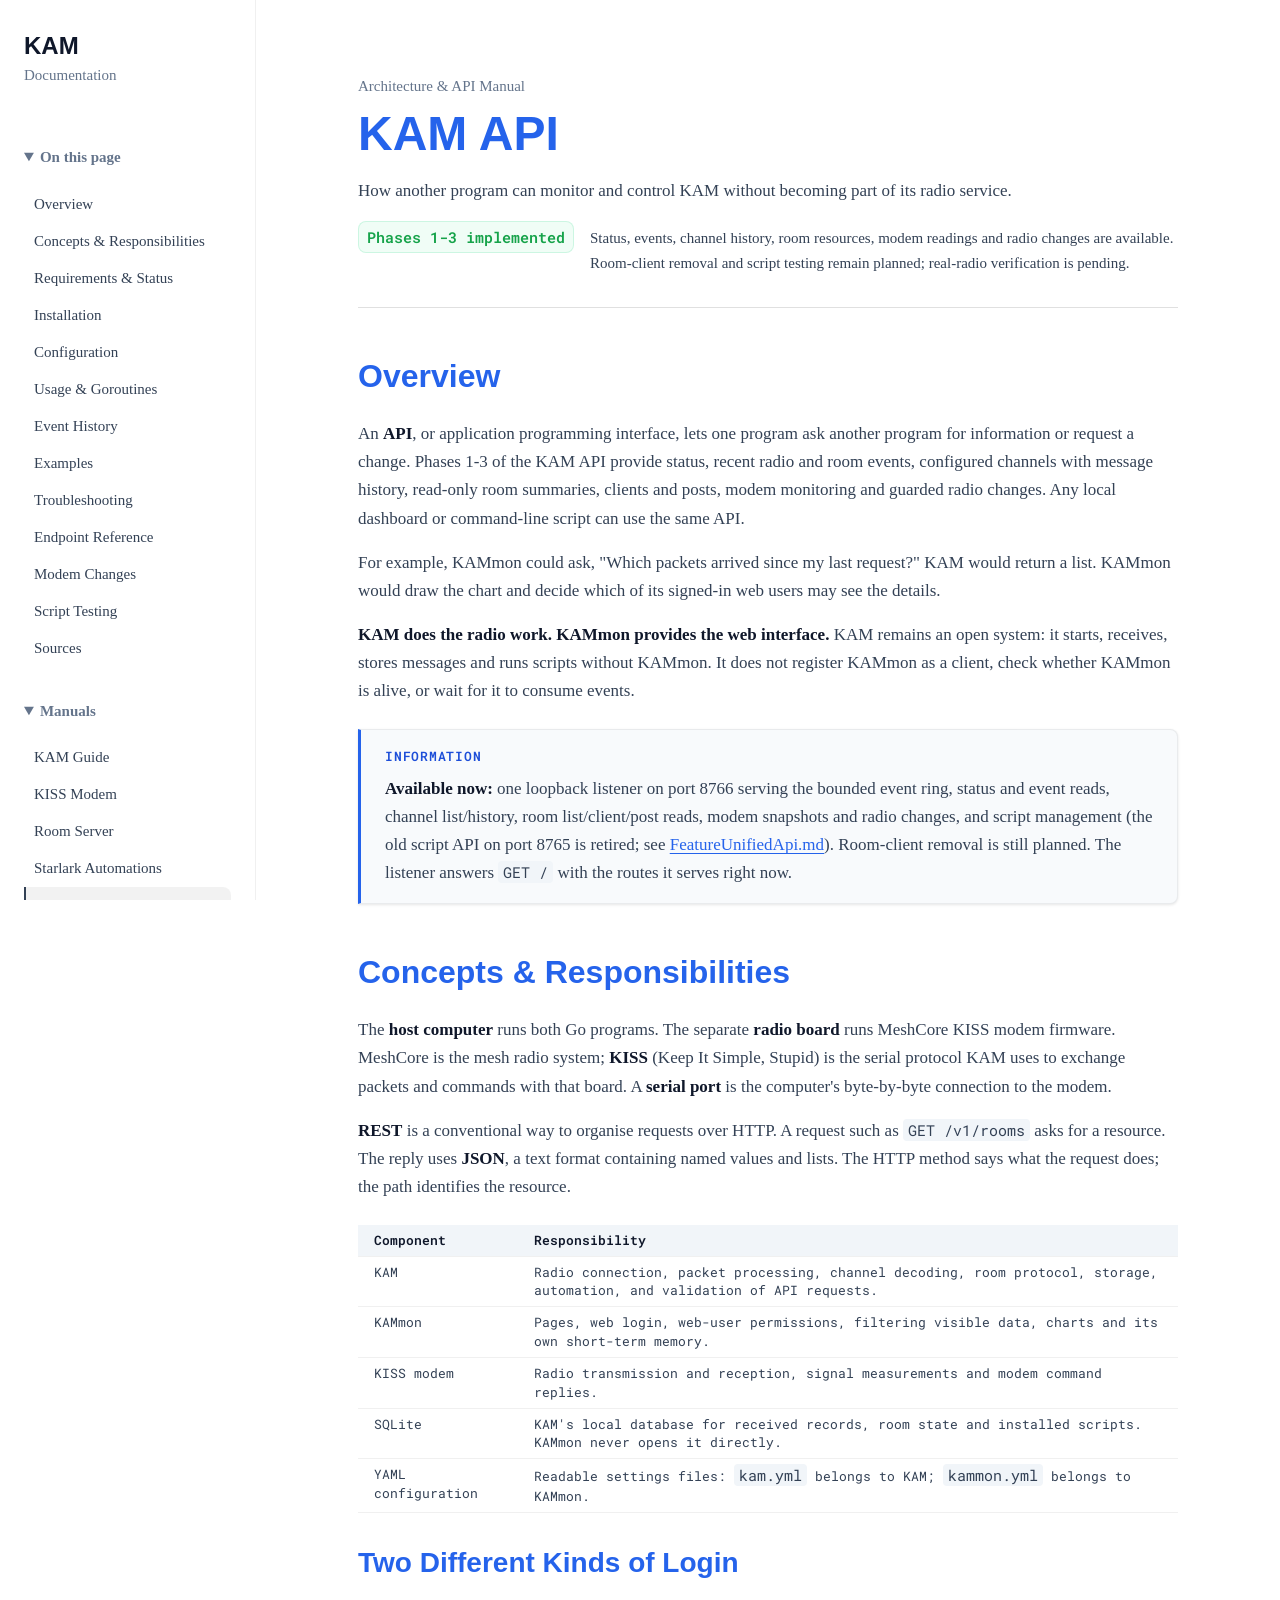
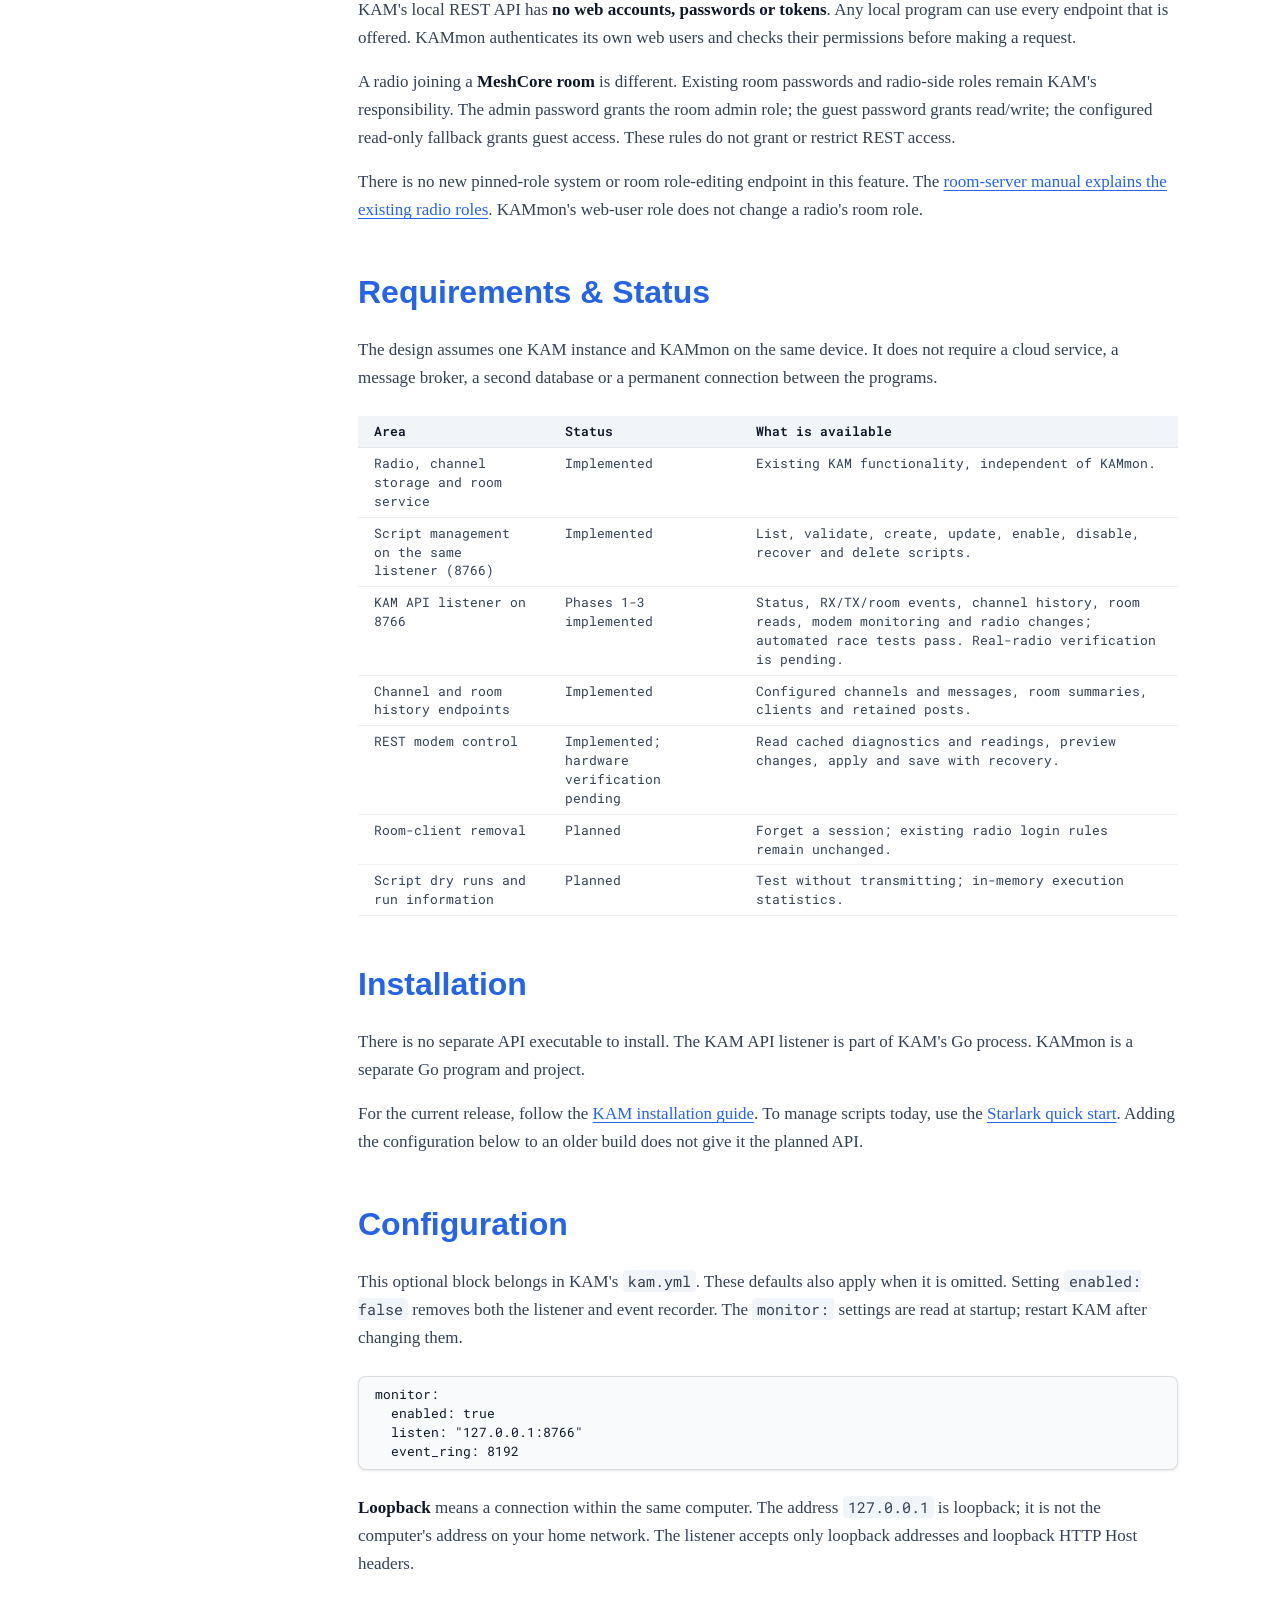
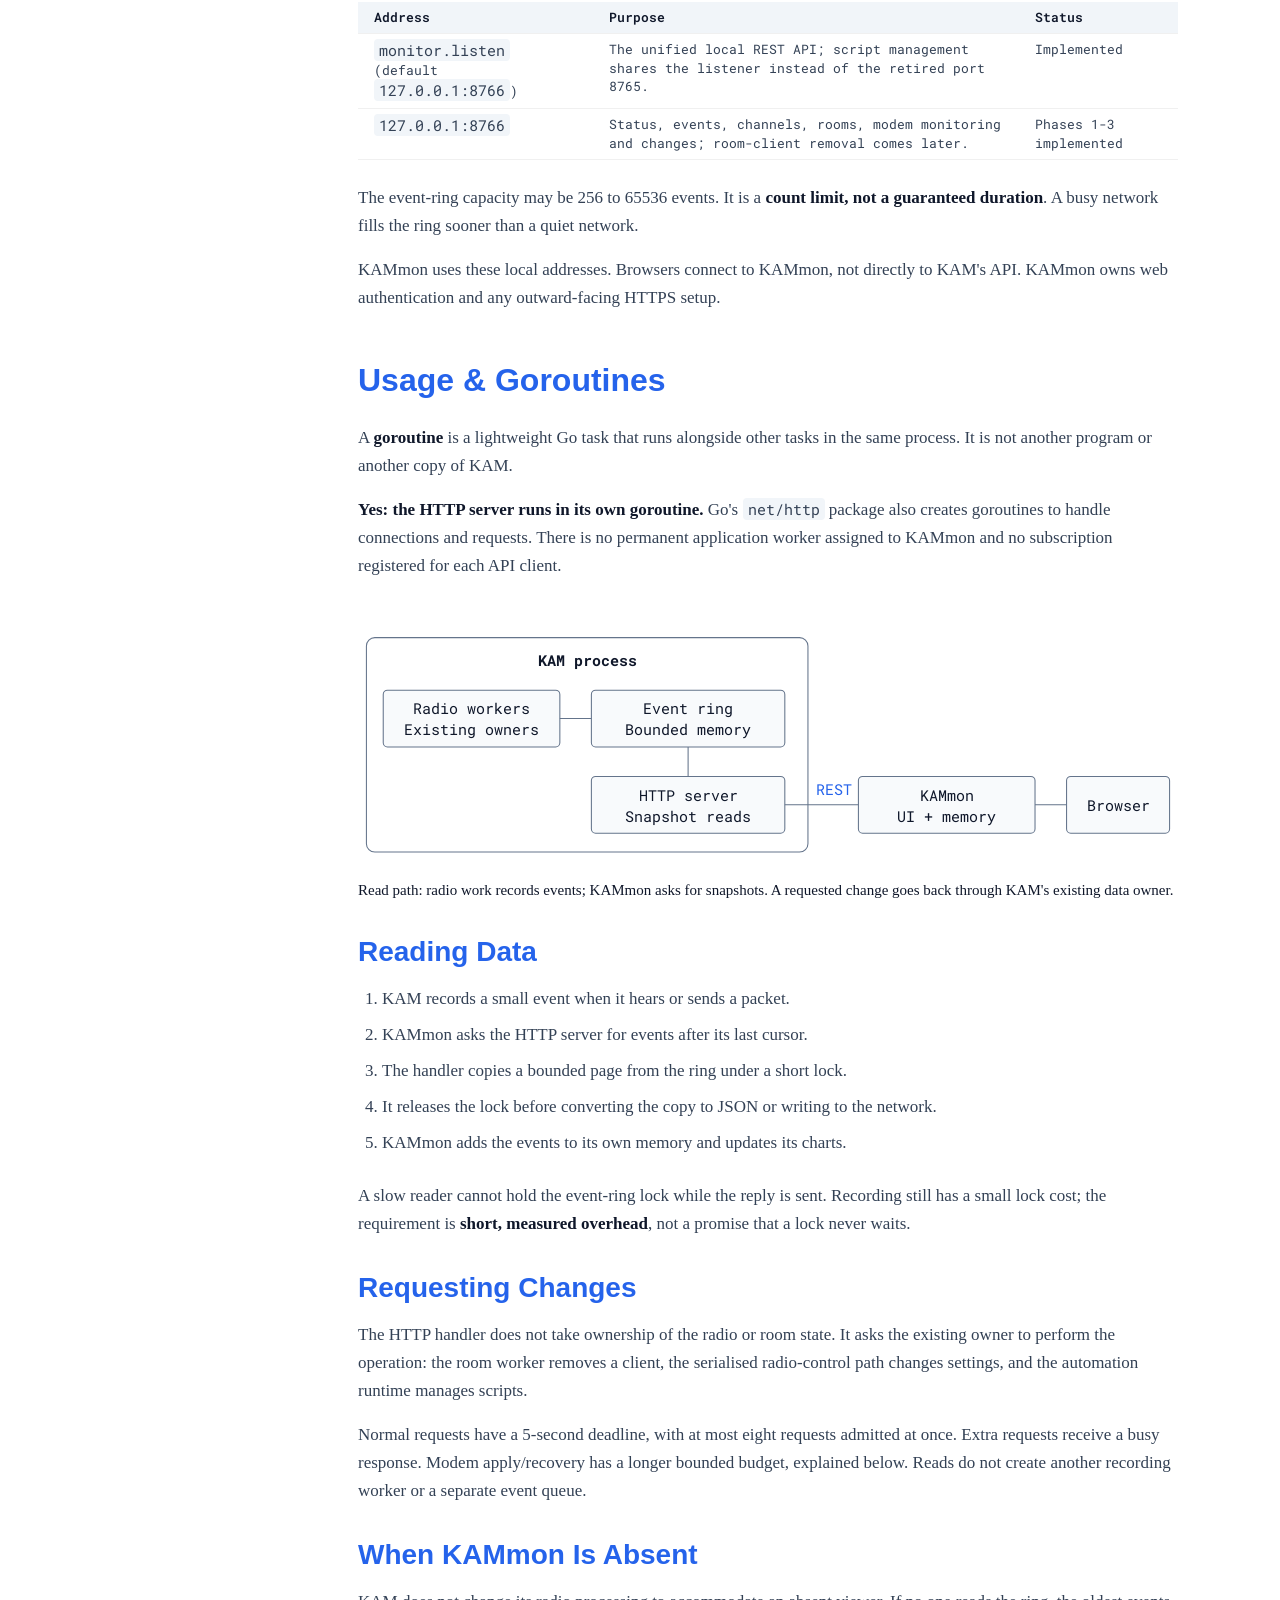
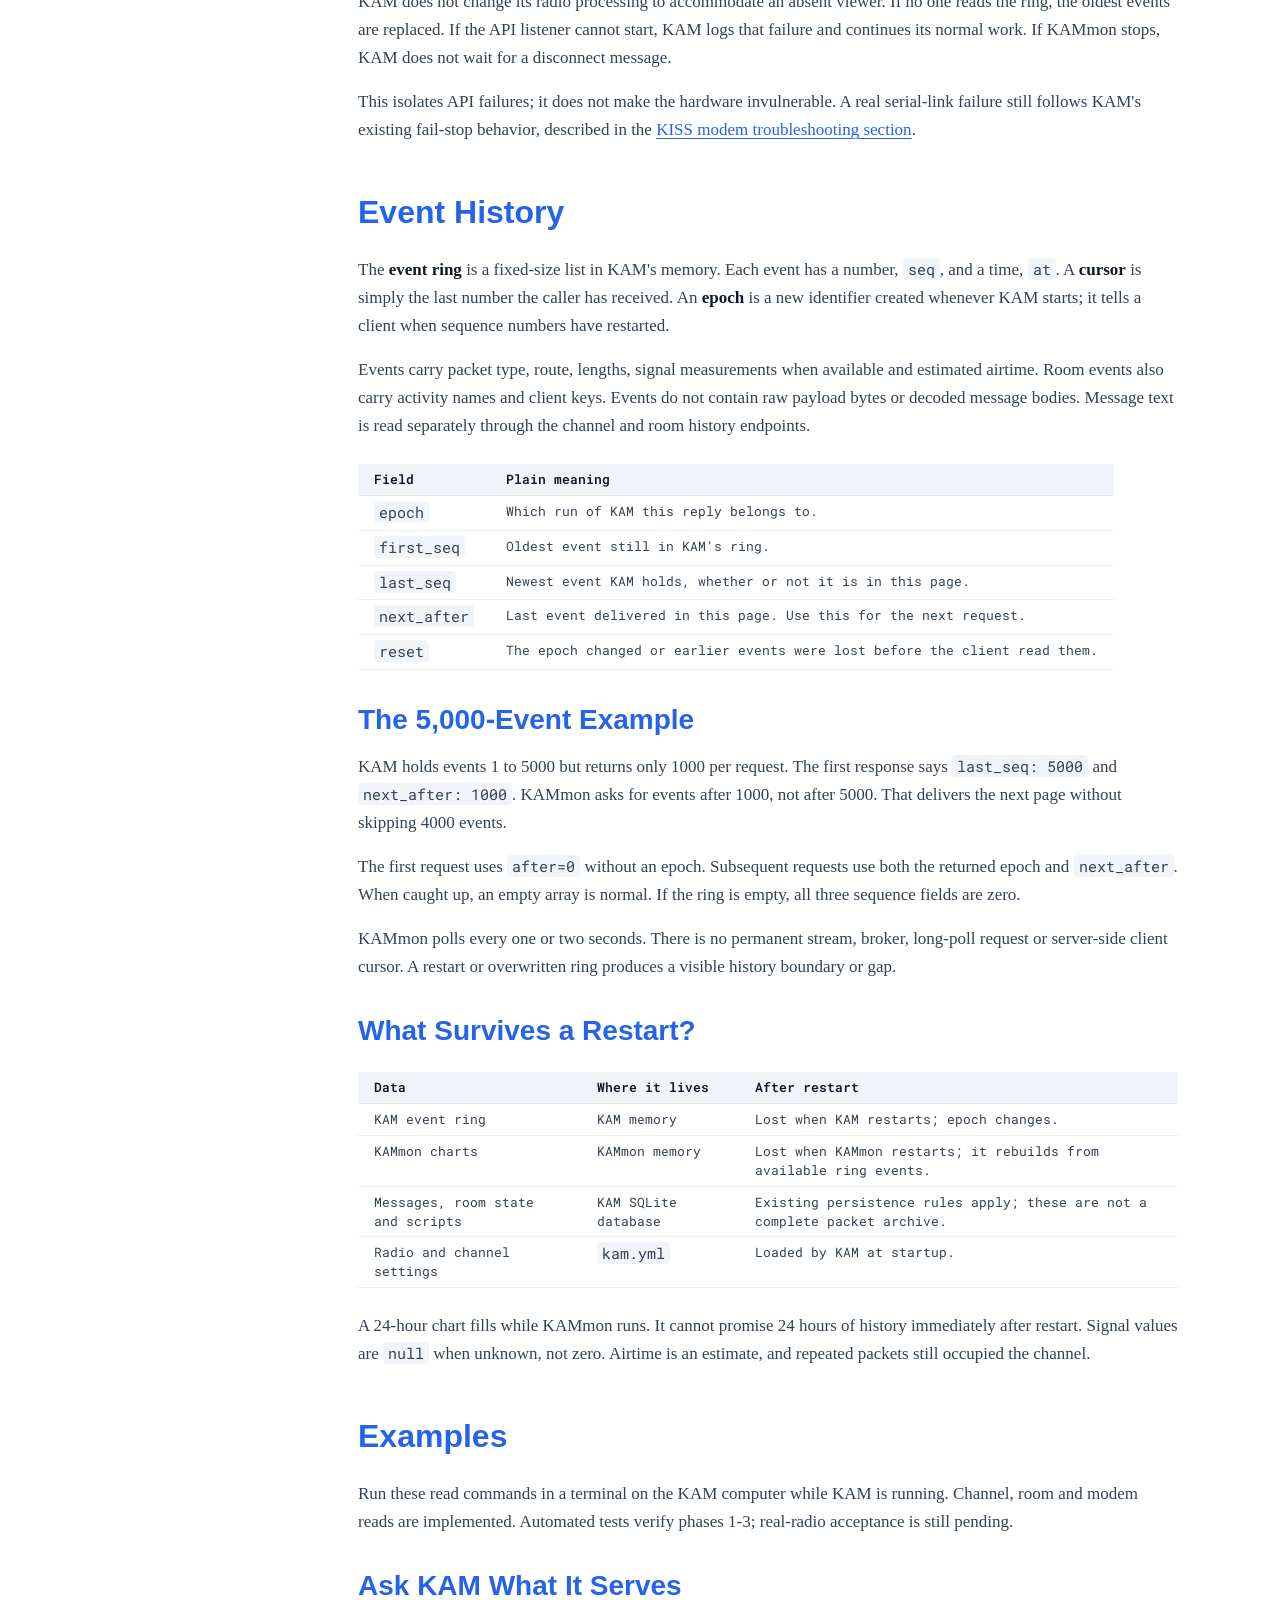
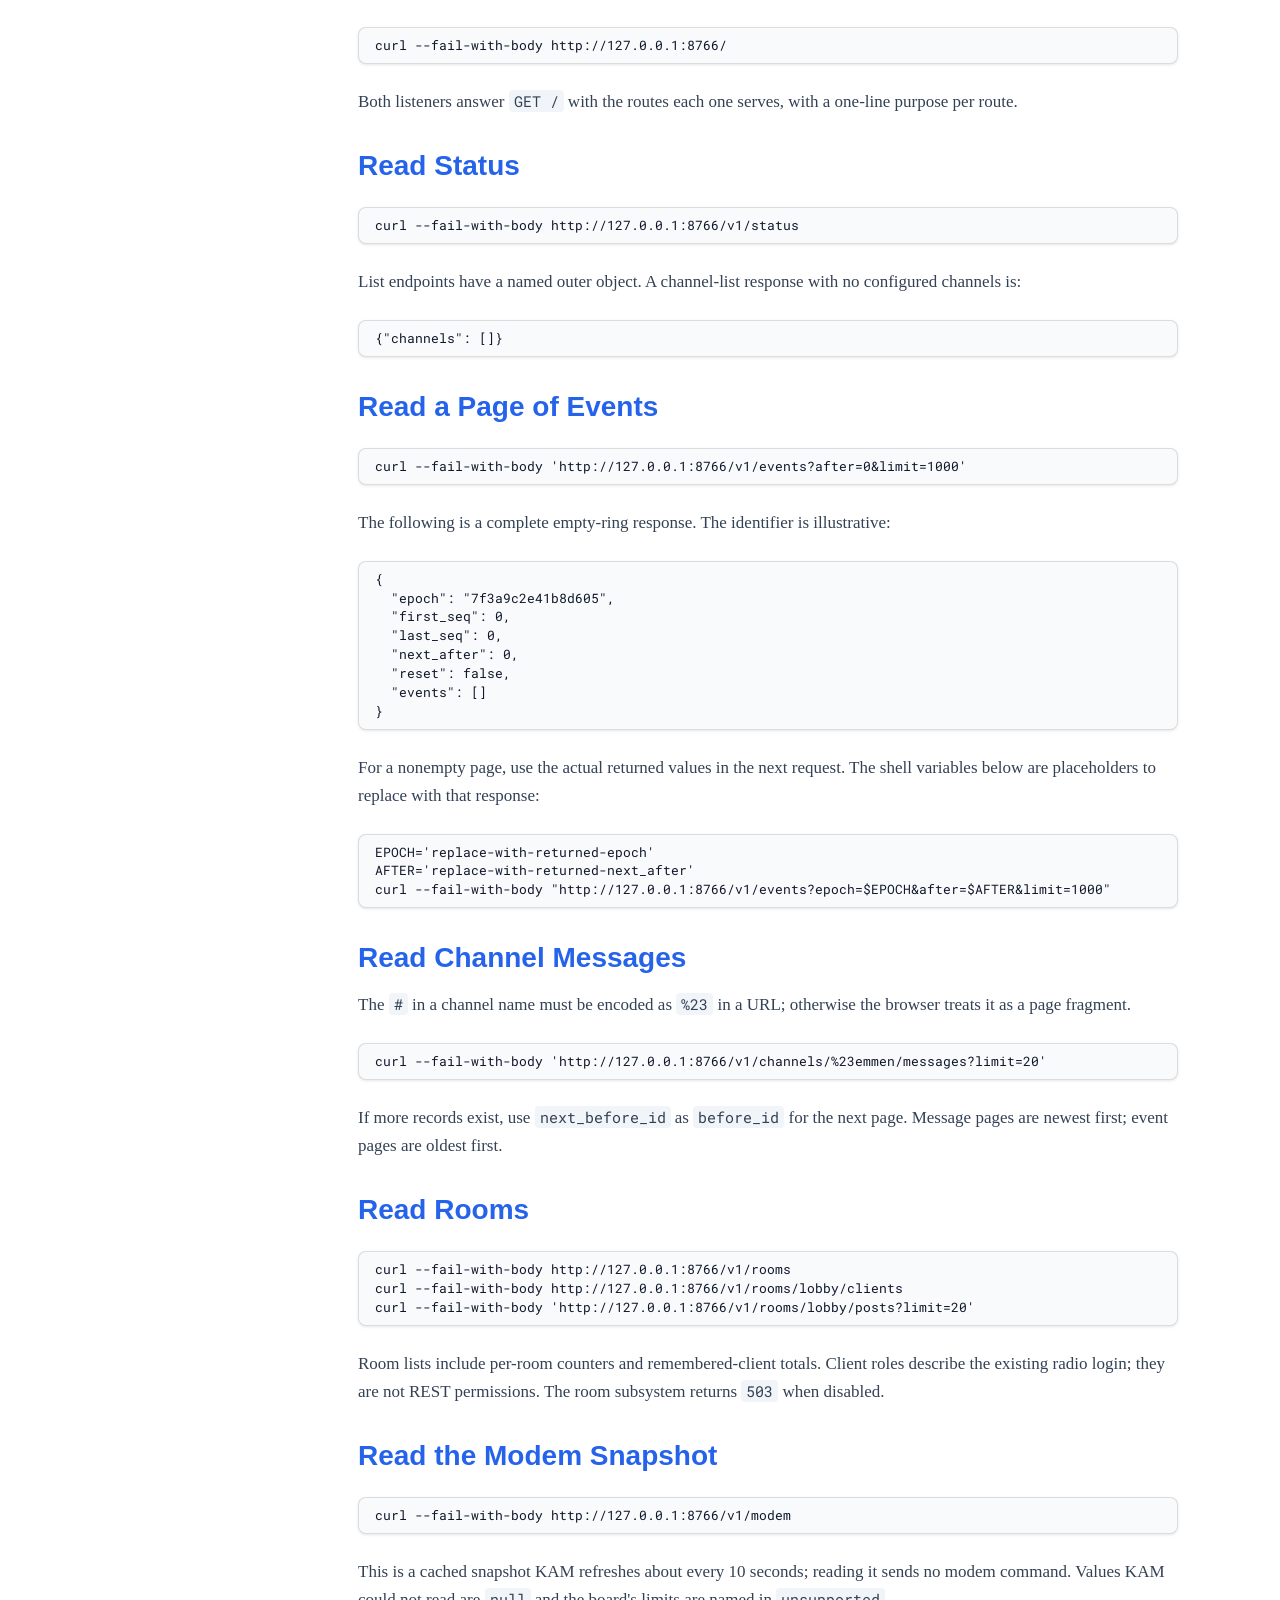
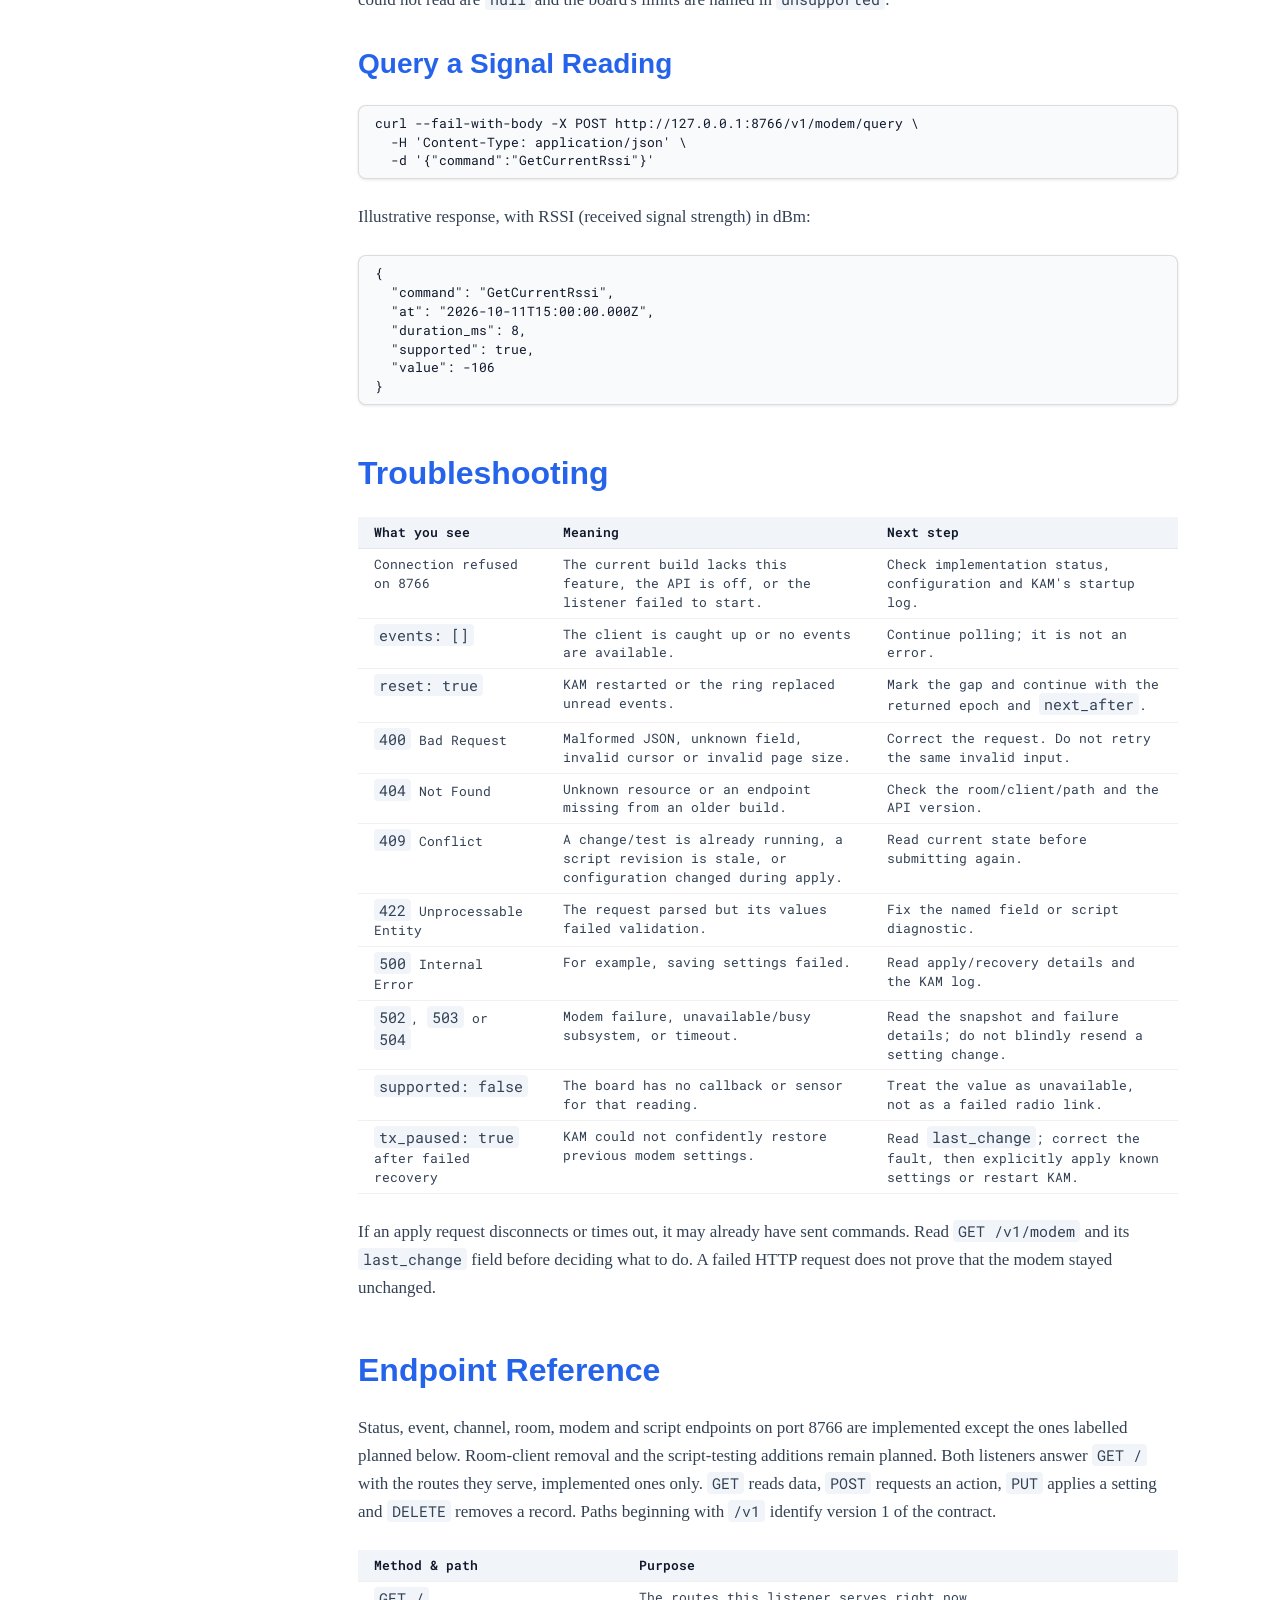
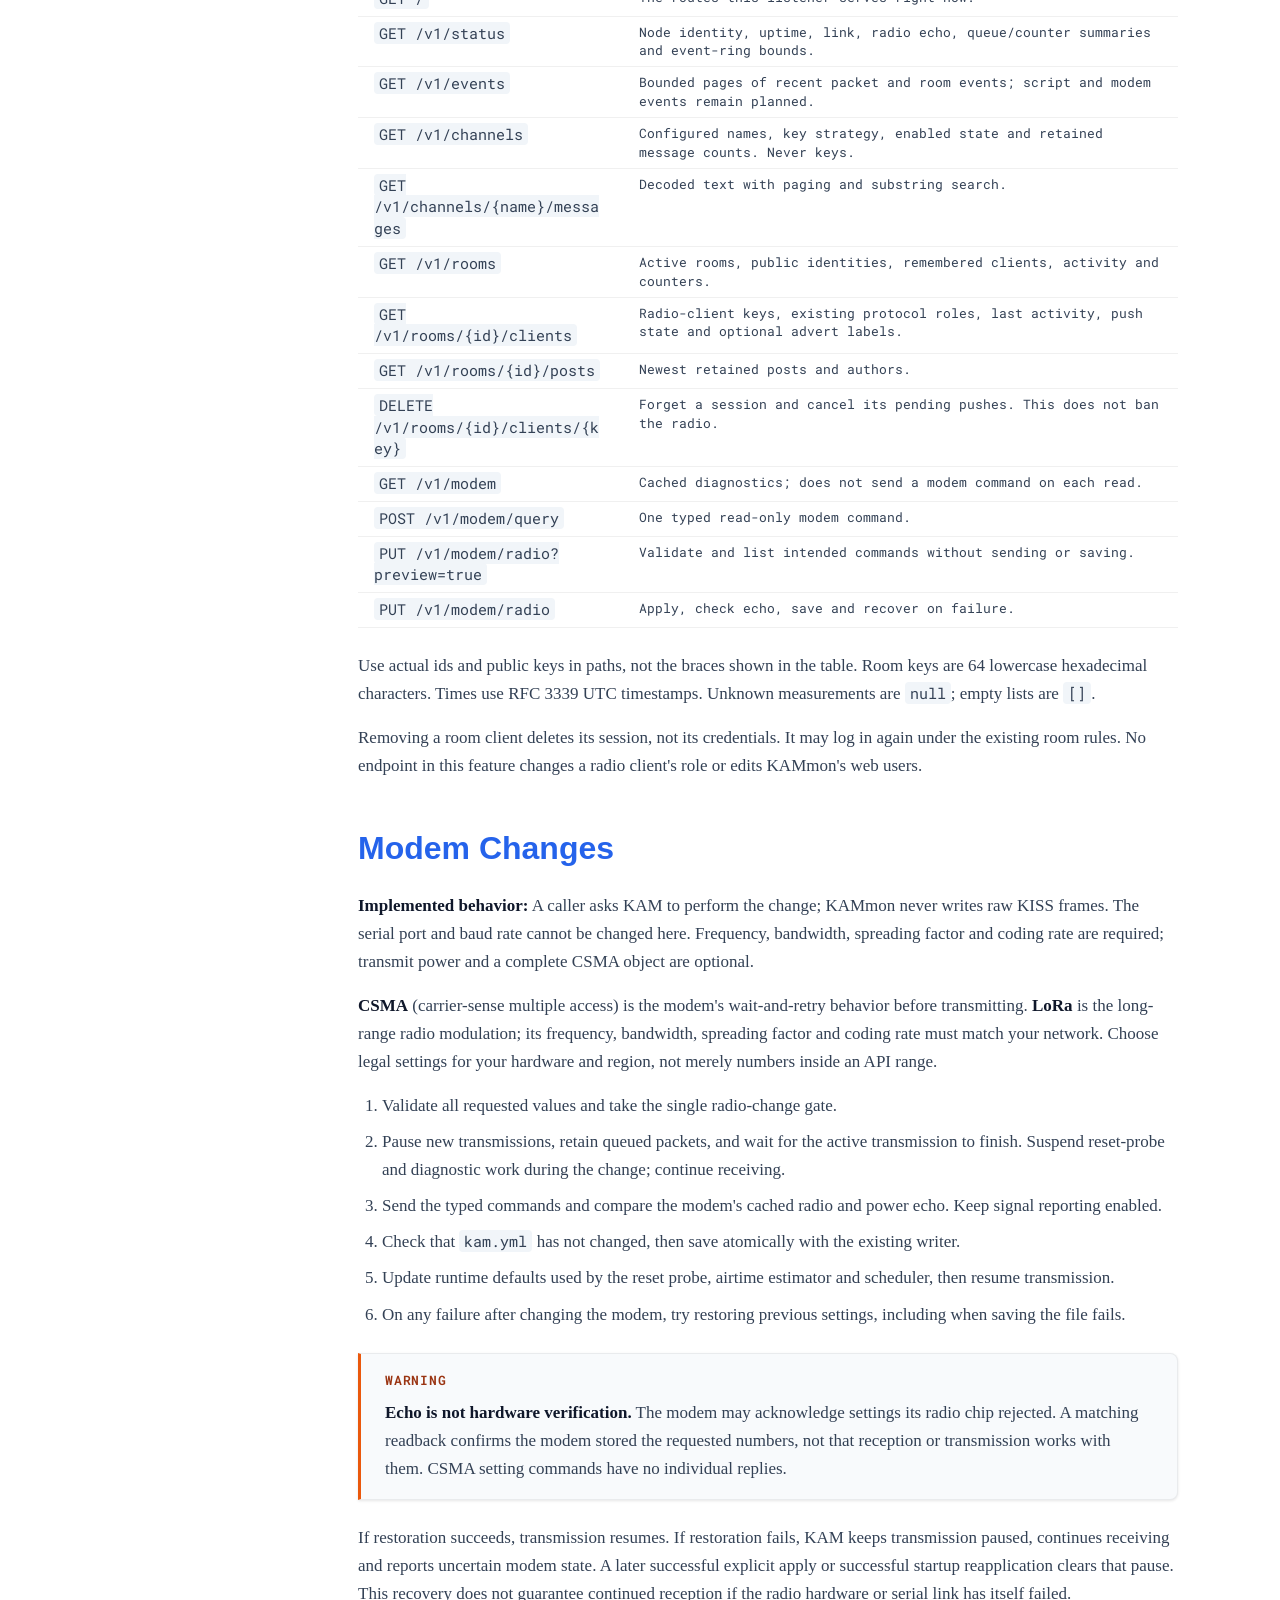
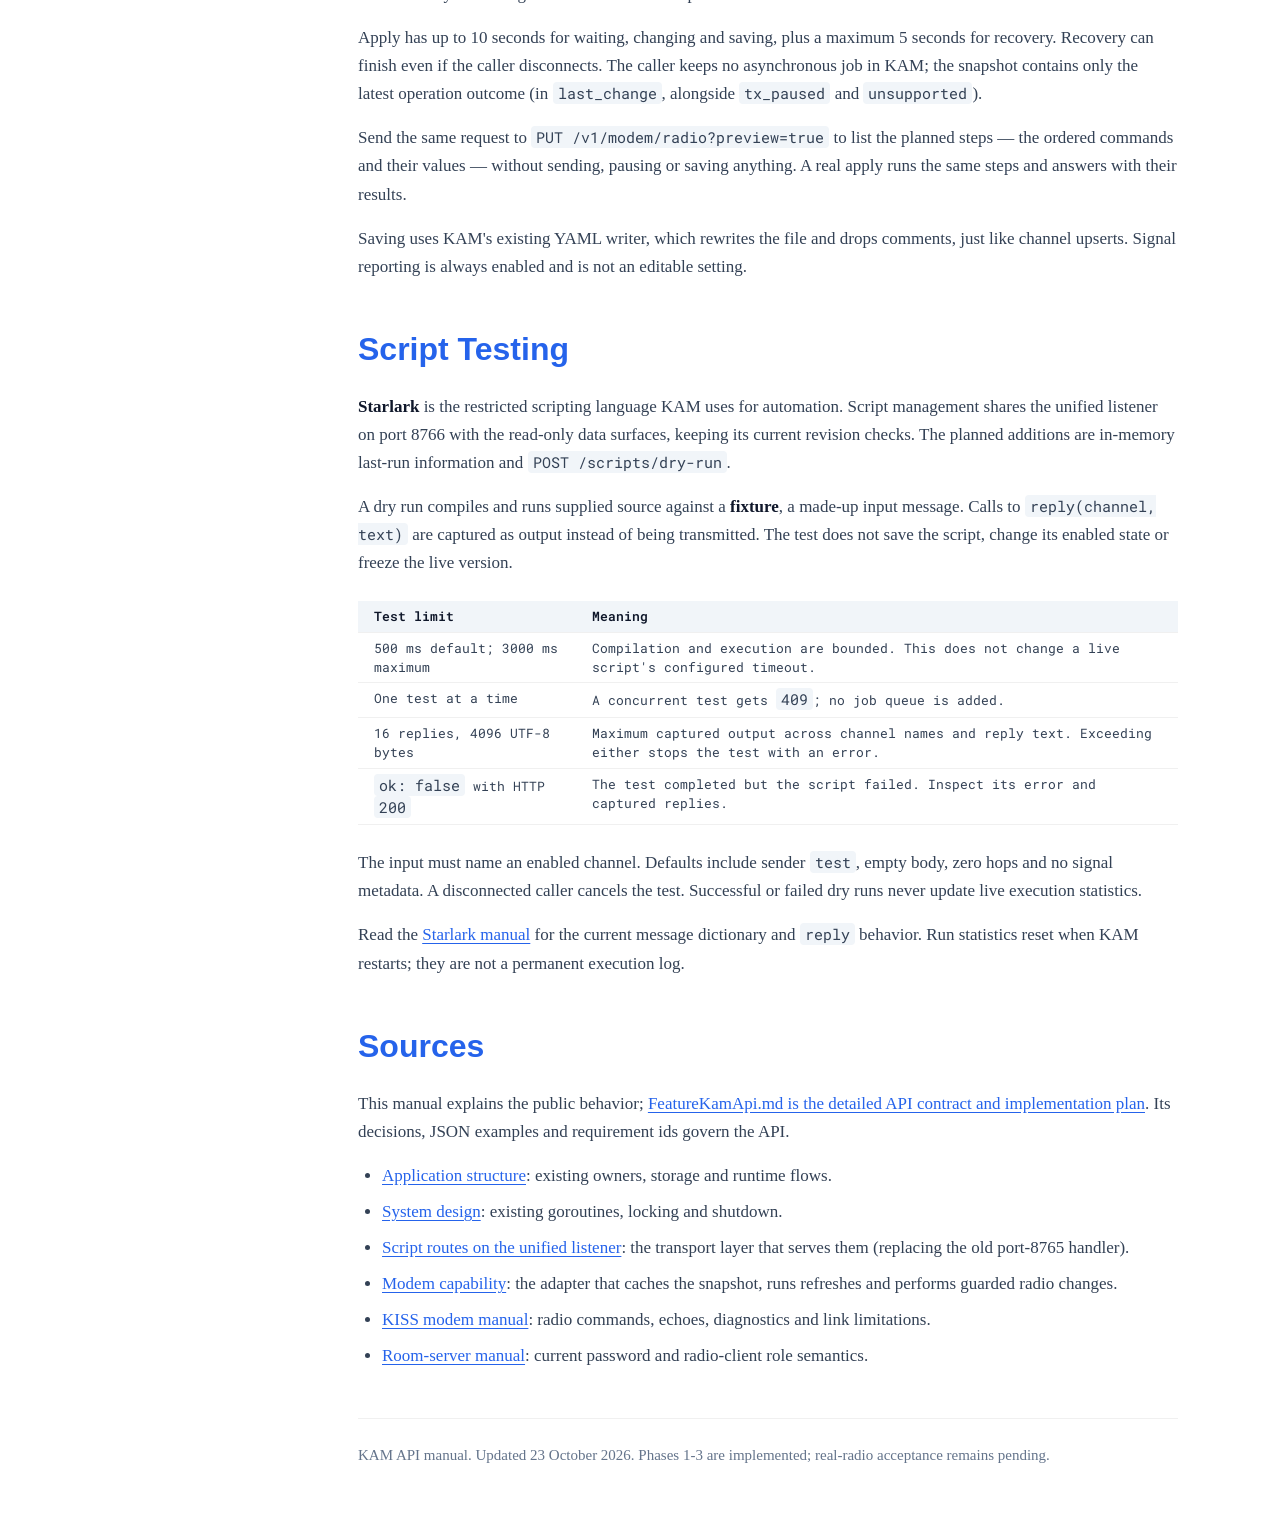
<file: manuals/FeatureKamApi.html>
<!doctype html>
<html lang="en">
<head>
    <meta charset="utf-8">
    <meta name="viewport" content="width=device-width, initial-scale=1">
    <meta name="description" content="Use KAM's loopback API for status, events, channel history, room monitoring, modem readings and radio changes; room-client removal and script testing remain planned.">
    <title>KAM API Manual</title>
    <link href="manuals.css" rel="stylesheet">
    <script src="manuals.js" defer></script>
</head>
<body>
    <a class="skip-link" href="#main-content">Skip to content</a>
    <aside>
        <div class="manual-brand"><strong>KAM</strong><span>Documentation</span></div>
        <details class="manual-navigation" open>
            <summary>Contents</summary>
            <details class="navigation-section" open>
                <summary>On this page</summary>
                <nav aria-label="On this page">
                    <a href="#overview">Overview</a>
                    <a href="#concepts">Concepts &amp; Responsibilities</a>
                    <a href="#requirements">Requirements &amp; Status</a>
                    <a href="#installation">Installation</a>
                    <a href="#configuration">Configuration</a>
                    <a href="#usage">Usage &amp; Goroutines</a>
                    <a href="#events">Event History</a>
                    <a href="#examples">Examples</a>
                    <a href="#troubleshooting">Troubleshooting</a>
                    <a href="#reference">Endpoint Reference</a>
                    <a href="#modem">Modem Changes</a>
                    <a href="#scripts">Script Testing</a>
                    <a href="#sources">Sources</a>
                </nav>
            </details>
            <details class="navigation-section" open>
                <summary>Manuals</summary>
                <nav aria-label="Manuals">
                    <a href="KAM.html">KAM Guide</a>
                    <a href="FeatureKissModem.html">KISS Modem</a>
                    <a href="FeatureRoomServer.html">Room Server</a>
                    <a href="FeatureStarlark.html">Starlark Automations</a>
                    <a href="FeatureKamApi.html" aria-current="page">KAM API</a>
                </nav>
            </details>
        </details>
    </aside>
    <main id="main-content" tabindex="-1">
        <header>
            <span>Architecture &amp; API Manual</span>
            <h1>KAM API</h1>
            <p>How another program can monitor and control KAM without becoming part of its radio service.</p>
            <p><span class="badge badge-green">Phases 1-3 implemented</span><span>Status, events, channel history, room resources, modem readings and radio changes are available. Room-client removal and script testing remain planned; real-radio verification is pending.</span></p>
        </header>
        <article class="prose">
            <section id="overview">
                <h2>Overview</h2>
                <p>An <strong>API</strong>, or application programming interface, lets one program ask another program for information or request a change. Phases 1-3 of the KAM API provide status, recent radio and room events, configured channels with message history, read-only room summaries, clients and posts, modem monitoring and guarded radio changes. Any local dashboard or command-line script can use the same API.</p>
                <p>For example, KAMmon could ask, "Which packets arrived since my last request?" KAM would return a list. KAMmon would draw the chart and decide which of its signed-in web users may see the details.</p>
                <p><strong>KAM does the radio work. KAMmon provides the web interface.</strong> KAM remains an open system: it starts, receives, stores messages and runs scripts without KAMmon. It does not register KAMmon as a client, check whether KAMmon is alive, or wait for it to consume events.</p>
                <div class="info-box info-box-blue"><p><strong>Available now:</strong> one loopback listener on port 8766 serving the bounded event ring, status and event reads, channel list/history, room list/client/post reads, modem snapshots and radio changes, and script management (the old script API on port 8765 is retired; see <a href="../docs/FeatureUnifiedApi.md">FeatureUnifiedApi.md</a>). Room-client removal is still planned. The listener answers <code>GET /</code> with the routes it serves right now.</p></div>
            </section>

            <section id="concepts">
                <h2>Concepts &amp; Responsibilities</h2>
                <p>The <strong>host computer</strong> runs both Go programs. The separate <strong>radio board</strong> runs MeshCore KISS modem firmware. MeshCore is the mesh radio system; <strong>KISS</strong> (Keep It Simple, Stupid) is the serial protocol KAM uses to exchange packets and commands with that board. A <strong>serial port</strong> is the computer's byte-by-byte connection to the modem.</p>
                <p><strong>REST</strong> is a conventional way to organise requests over HTTP. A request such as <code>GET /v1/rooms</code> asks for a resource. The reply uses <strong>JSON</strong>, a text format containing named values and lists. The HTTP method says what the request does; the path identifies the resource.</p>
                <table>
                    <thead><tr><th>Component</th><th>Responsibility</th></tr></thead>
                    <tbody>
                        <tr><td>KAM</td><td>Radio connection, packet processing, channel decoding, room protocol, storage, automation, and validation of API requests.</td></tr>
                        <tr><td>KAMmon</td><td>Pages, web login, web-user permissions, filtering visible data, charts and its own short-term memory.</td></tr>
                        <tr><td>KISS modem</td><td>Radio transmission and reception, signal measurements and modem command replies.</td></tr>
                        <tr><td>SQLite</td><td>KAM's local database for received records, room state and installed scripts. KAMmon never opens it directly.</td></tr>
                        <tr><td>YAML configuration</td><td>Readable settings files: <code>kam.yml</code> belongs to KAM; <code>kammon.yml</code> belongs to KAMmon.</td></tr>
                    </tbody>
                </table>
                <h3>Two Different Kinds of Login</h3>
                <p>KAM's local REST API has <strong>no web accounts, passwords or tokens</strong>. Any local program can use every endpoint that is offered. KAMmon authenticates its own web users and checks their permissions before making a request.</p>
                <p>A radio joining a <strong>MeshCore room</strong> is different. Existing room passwords and radio-side roles remain KAM's responsibility. The admin password grants the room admin role; the guest password grants read/write; the configured read-only fallback grants guest access. These rules do not grant or restrict REST access.</p>
                <p>There is no new pinned-role system or room role-editing endpoint in this feature. The <a href="FeatureRoomServer.html#roles">room-server manual explains the existing radio roles</a>. KAMmon's web-user role does not change a radio's room role.</p>
            </section>

            <section id="requirements">
                <h2>Requirements &amp; Status</h2>
                <p>The design assumes one KAM instance and KAMmon on the same device. It does not require a cloud service, a message broker, a second database or a permanent connection between the programs.</p>
                <table>
                    <thead><tr><th>Area</th><th>Status</th><th>What is available</th></tr></thead>
                    <tbody>
                        <tr><td>Radio, channel storage and room service</td><td>Implemented</td><td>Existing KAM functionality, independent of KAMmon.</td></tr>
                        <tr><td>Script management on the same listener (8766)</td><td>Implemented</td><td>List, validate, create, update, enable, disable, recover and delete scripts.</td></tr>
                        <tr><td>KAM API listener on 8766</td><td>Phases 1-3 implemented</td><td>Status, RX/TX/room events, channel history, room reads, modem monitoring and radio changes; automated race tests pass. Real-radio verification is pending.</td></tr>
                        						<tr><td>Channel and room history endpoints</td><td>Implemented</td><td>Configured channels and messages, room summaries, clients and retained posts.</td></tr>
                        						<tr><td>REST modem control</td><td>Implemented; hardware verification pending</td><td>Read cached diagnostics and readings, preview changes, apply and save with recovery.</td></tr>
                        <tr><td>Room-client removal</td><td>Planned</td><td>Forget a session; existing radio login rules remain unchanged.</td></tr>
                        <tr><td>Script dry runs and run information</td><td>Planned</td><td>Test without transmitting; in-memory execution statistics.</td></tr>
                    </tbody>
                </table>
            </section>

            <section id="installation">
                <h2>Installation</h2>
                <p>There is no separate API executable to install. The KAM API listener is part of KAM's Go process. KAMmon is a separate Go program and project.</p>
                <p>For the current release, follow the <a href="KAM.html#installation">KAM installation guide</a>. To manage scripts today, use the <a href="FeatureStarlark.html#quickstart">Starlark quick start</a>. Adding the configuration below to an older build does not give it the planned API.</p>
            </section>

            <section id="configuration">
                <h2>Configuration</h2>
                <p>This optional block belongs in KAM's <code>kam.yml</code>. These defaults also apply when it is omitted. Setting <code>enabled: false</code> removes both the listener and event recorder. The <code>monitor:</code> settings are read at startup; restart KAM after changing them.</p>
                <pre><code class="language-yaml">monitor:
  enabled: true
  listen: "127.0.0.1:8766"
  event_ring: 8192</code></pre>
                <p><strong>Loopback</strong> means a connection within the same computer. The address <code>127.0.0.1</code> is loopback; it is not the computer's address on your home network. The listener accepts only loopback addresses and loopback HTTP Host headers.</p>
                <table>
                    <thead><tr><th>Address</th><th>Purpose</th><th>Status</th></tr></thead>
                    <tbody>
                        <tr><td><code>monitor.listen</code> (default <code>127.0.0.1:8766</code>)</td><td>The unified local REST API; script management shares the listener instead of the retired port 8765.</td><td>Implemented</td></tr>
                        <tr><td><code>127.0.0.1:8766</code></td><td>Status, events, channels, rooms, modem monitoring and changes; room-client removal comes later.</td><td>Phases 1-3 implemented</td></tr>
                    </tbody>
                </table>
                <p>The event-ring capacity may be 256 to 65536 events. It is a <strong>count limit, not a guaranteed duration</strong>. A busy network fills the ring sooner than a quiet network.</p>
                <p>KAMmon uses these local addresses. Browsers connect to KAMmon, not directly to KAM's API. KAMmon owns web authentication and any outward-facing HTTPS setup.</p>
            </section>

            <section id="usage">
                <h2>Usage &amp; Goroutines</h2>
                <p>A <strong>goroutine</strong> is a lightweight Go task that runs alongside other tasks in the same process. It is not another program or another copy of KAM.</p>
                <p><strong>Yes: the HTTP server runs in its own goroutine.</strong> Go's <code>net/http</code> package also creates goroutines to handle connections and requests. There is no permanent application worker assigned to KAMmon and no subscription registered for each API client.</p>
                <figure style="margin:24px 0">
                    <div role="region" aria-label="Backend data-flow diagram" tabindex="0" style="overflow-x:auto">
                        <svg role="img" aria-labelledby="flow-title flow-description" viewBox="0 0 780 260" style="display:block;width:100%;min-width:720px;font-family:var(--kam-font-code);font-size:14px">
                            <title id="flow-title">KAM and KAMmon data flow</title>
                            <desc id="flow-description">Inside KAM, radio workers record events in a bounded memory ring. The HTTP server reads snapshots and returns them to KAMmon. KAMmon holds chart data in its own memory and serves the browser. Changes return through the HTTP server to the existing KAM owner.</desc>
                            <g fill="var(--bg-1)" stroke="var(--text-muted)">
                                <rect x="8" y="32" width="420" height="204" rx="8" fill="var(--bg-0)"/>
                                <rect x="24" y="82" width="168" height="54" rx="4"/>
                                <rect x="222" y="82" width="184" height="54" rx="4"/>
                                <rect x="222" y="164" width="184" height="54" rx="4"/>
                                <rect x="476" y="164" width="168" height="54" rx="4"/>
                                <rect x="674" y="164" width="98" height="54" rx="4"/>
                                <path d="M192 109 H222 M314 136 V164 M406 191 H476 M644 191 H674" fill="none"/>
                            </g>
                            <g fill="var(--text-primary)" text-anchor="middle">
                                <text x="218" y="59" font-weight="bold">KAM process</text>
                                <text x="108" y="105">Radio workers</text><text x="108" y="125">Existing owners</text>
                                <text x="314" y="105">Event ring</text><text x="314" y="125">Bounded memory</text>
                                <text x="314" y="187">HTTP server</text><text x="314" y="207">Snapshot reads</text>
                                <text x="560" y="187">KAMmon</text><text x="560" y="207">UI + memory</text>
                                <text x="723" y="197">Browser</text>
                            </g>
                            <text x="436" y="182" fill="var(--signal)">REST</text>
                        </svg>
                    </div>
                    <figcaption class="text-sm">Read path: radio work records events; KAMmon asks for snapshots. A requested change goes back through KAM's existing data owner.</figcaption>
                </figure>
                <h3>Reading Data</h3>
                <ol>
                    <li>KAM records a small event when it hears or sends a packet.</li>
                    <li>KAMmon asks the HTTP server for events after its last cursor.</li>
                    <li>The handler copies a bounded page from the ring under a short lock.</li>
                    <li>It releases the lock before converting the copy to JSON or writing to the network.</li>
                    <li>KAMmon adds the events to its own memory and updates its charts.</li>
                </ol>
                <p>A slow reader cannot hold the event-ring lock while the reply is sent. Recording still has a small lock cost; the requirement is <strong>short, measured overhead</strong>, not a promise that a lock never waits.</p>
                <h3>Requesting Changes</h3>
                <p>The HTTP handler does not take ownership of the radio or room state. It asks the existing owner to perform the operation: the room worker removes a client, the serialised radio-control path changes settings, and the automation runtime manages scripts.</p>
                <p>Normal requests have a 5-second deadline, with at most eight requests admitted at once. Extra requests receive a busy response. Modem apply/recovery has a longer bounded budget, explained below. Reads do not create another recording worker or a separate event queue.</p>
                <h3>When KAMmon Is Absent</h3>
                <p>KAM does not change its radio processing to accommodate an absent viewer. If no one reads the ring, the oldest events are replaced. If the API listener cannot start, KAM logs that failure and continues its normal work. If KAMmon stops, KAM does not wait for a disconnect message.</p>
                <p>This isolates API failures; it does not make the hardware invulnerable. A real serial-link failure still follows KAM's existing fail-stop behavior, described in the <a href="FeatureKissModem.html#troubleshooting">KISS modem troubleshooting section</a>.</p>
            </section>

            <section id="events">
                <h2>Event History</h2>
                <p>The <strong>event ring</strong> is a fixed-size list in KAM's memory. Each event has a number, <code>seq</code>, and a time, <code>at</code>. A <strong>cursor</strong> is simply the last number the caller has received. An <strong>epoch</strong> is a new identifier created whenever KAM starts; it tells a client when sequence numbers have restarted.</p>
                <p>Events carry packet type, route, lengths, signal measurements when available and estimated airtime. Room events also carry activity names and client keys. Events do not contain raw payload bytes or decoded message bodies. Message text is read separately through the channel and room history endpoints.</p>
                <table>
                    <thead><tr><th>Field</th><th>Plain meaning</th></tr></thead>
                    <tbody>
                        <tr><td><code>epoch</code></td><td>Which run of KAM this reply belongs to.</td></tr>
                        <tr><td><code>first_seq</code></td><td>Oldest event still in KAM's ring.</td></tr>
                        <tr><td><code>last_seq</code></td><td>Newest event KAM holds, whether or not it is in this page.</td></tr>
                        <tr><td><code>next_after</code></td><td>Last event delivered in this page. Use this for the next request.</td></tr>
                        <tr><td><code>reset</code></td><td>The epoch changed or earlier events were lost before the client read them.</td></tr>
                    </tbody>
                </table>
                <h3>The 5,000-Event Example</h3>
                <p>KAM holds events 1 to 5000 but returns only 1000 per request. The first response says <code>last_seq: 5000</code> and <code>next_after: 1000</code>. KAMmon asks for events after 1000, not after 5000. That delivers the next page without skipping 4000 events.</p>
                <p>The first request uses <code>after=0</code> without an epoch. Subsequent requests use both the returned epoch and <code>next_after</code>. When caught up, an empty array is normal. If the ring is empty, all three sequence fields are zero.</p>
                <p>KAMmon polls every one or two seconds. There is no permanent stream, broker, long-poll request or server-side client cursor. A restart or overwritten ring produces a visible history boundary or gap.</p>
                <h3>What Survives a Restart?</h3>
                <table>
                    <thead><tr><th>Data</th><th>Where it lives</th><th>After restart</th></tr></thead>
                    <tbody>
                        <tr><td>KAM event ring</td><td>KAM memory</td><td>Lost when KAM restarts; epoch changes.</td></tr>
                        <tr><td>KAMmon charts</td><td>KAMmon memory</td><td>Lost when KAMmon restarts; it rebuilds from available ring events.</td></tr>
                        <tr><td>Messages, room state and scripts</td><td>KAM SQLite database</td><td>Existing persistence rules apply; these are not a complete packet archive.</td></tr>
                        <tr><td>Radio and channel settings</td><td><code>kam.yml</code></td><td>Loaded by KAM at startup.</td></tr>
                    </tbody>
                </table>
                <p>A 24-hour chart fills while KAMmon runs. It cannot promise 24 hours of history immediately after restart. Signal values are <code>null</code> when unknown, not zero. Airtime is an estimate, and repeated packets still occupied the channel.</p>
            </section>

            <section id="examples">
                <h2>Examples</h2>
                <p>Run these read commands in a terminal on the KAM computer while KAM is running. Channel, room and modem reads are implemented. Automated tests verify phases 1-3; real-radio acceptance is still pending.</p>
                <h3>Ask KAM What It Serves</h3>
                <pre><code class="language-bash">curl --fail-with-body http://127.0.0.1:8766/</code></pre>
                <p>Both listeners answer <code>GET /</code> with the routes each one serves, with a one-line purpose per route.</p>
                <h3>Read Status</h3>
                <pre><code class="language-bash">curl --fail-with-body http://127.0.0.1:8766/v1/status</code></pre>
                <p>List endpoints have a named outer object. A channel-list response with no configured channels is:</p>
                <pre><code class="language-json">{"channels": []}</code></pre>
                <h3>Read a Page of Events</h3>
                <pre><code class="language-bash">curl --fail-with-body 'http://127.0.0.1:8766/v1/events?after=0&amp;limit=1000'</code></pre>
                <p>The following is a complete empty-ring response. The identifier is illustrative:</p>
                <pre><code class="language-json">{
  "epoch": "7f3a9c2e41b8d605",
  "first_seq": 0,
  "last_seq": 0,
  "next_after": 0,
  "reset": false,
  "events": []
}</code></pre>
                <p>For a nonempty page, use the actual returned values in the next request. The shell variables below are placeholders to replace with that response:</p>
                <pre><code class="language-bash">EPOCH='replace-with-returned-epoch'
AFTER='replace-with-returned-next_after'
curl --fail-with-body "http://127.0.0.1:8766/v1/events?epoch=$EPOCH&amp;after=$AFTER&amp;limit=1000"</code></pre>
                <h3>Read Channel Messages</h3>
                <p>The <code>#</code> in a channel name must be encoded as <code>%23</code> in a URL; otherwise the browser treats it as a page fragment.</p>
                <pre><code class="language-bash">curl --fail-with-body 'http://127.0.0.1:8766/v1/channels/%23emmen/messages?limit=20'</code></pre>
                <p>If more records exist, use <code>next_before_id</code> as <code>before_id</code> for the next page. Message pages are newest first; event pages are oldest first.</p>
                <h3>Read Rooms</h3>
                <pre><code class="language-bash">curl --fail-with-body http://127.0.0.1:8766/v1/rooms
curl --fail-with-body http://127.0.0.1:8766/v1/rooms/lobby/clients
curl --fail-with-body 'http://127.0.0.1:8766/v1/rooms/lobby/posts?limit=20'</code></pre>
                <p>Room lists include per-room counters and remembered-client totals. Client roles describe the existing radio login; they are not REST permissions. The room subsystem returns <code>503</code> when disabled.</p>
                <h3>Read the Modem Snapshot</h3>
                                <pre><code class="language-bash">curl --fail-with-body http://127.0.0.1:8766/v1/modem</code></pre>
                                <p>This is a cached snapshot KAM refreshes about every 10 seconds; reading it sends no modem command. Values KAM could not read are <code>null</code> and the board's limits are named in <code>unsupported</code>.</p>
                                <h3>Query a Signal Reading</h3>
                <pre><code class="language-bash">curl --fail-with-body -X POST http://127.0.0.1:8766/v1/modem/query \
  -H 'Content-Type: application/json' \
  -d '{"command":"GetCurrentRssi"}'</code></pre>
                <p>Illustrative response, with RSSI (received signal strength) in dBm:</p>
                <pre><code class="language-json">{
  "command": "GetCurrentRssi",
  "at": "2026-10-11T15:00:00.000Z",
  "duration_ms": 8,
  "supported": true,
  "value": -106
}</code></pre>
            </section>

            <section id="troubleshooting">
                <h2>Troubleshooting</h2>
                <table>
                    <thead><tr><th>What you see</th><th>Meaning</th><th>Next step</th></tr></thead>
                    <tbody>
                        <tr><td>Connection refused on 8766</td><td>The current build lacks this feature, the API is off, or the listener failed to start.</td><td>Check implementation status, configuration and KAM's startup log.</td></tr>
                        <tr><td><code>events: []</code></td><td>The client is caught up or no events are available.</td><td>Continue polling; it is not an error.</td></tr>
                        <tr><td><code>reset: true</code></td><td>KAM restarted or the ring replaced unread events.</td><td>Mark the gap and continue with the returned epoch and <code>next_after</code>.</td></tr>
                        <tr><td><code>400</code> Bad Request</td><td>Malformed JSON, unknown field, invalid cursor or invalid page size.</td><td>Correct the request. Do not retry the same invalid input.</td></tr>
                        <tr><td><code>404</code> Not Found</td><td>Unknown resource or an endpoint missing from an older build.</td><td>Check the room/client/path and the API version.</td></tr>
                        <tr><td><code>409</code> Conflict</td><td>A change/test is already running, a script revision is stale, or configuration changed during apply.</td><td>Read current state before submitting again.</td></tr>
                        <tr><td><code>422</code> Unprocessable Entity</td><td>The request parsed but its values failed validation.</td><td>Fix the named field or script diagnostic.</td></tr>
                        <tr><td><code>500</code> Internal Error</td><td>For example, saving settings failed.</td><td>Read apply/recovery details and the KAM log.</td></tr>
                        <tr><td><code>502</code>, <code>503</code> or <code>504</code></td><td>Modem failure, unavailable/busy subsystem, or timeout.</td><td>Read the snapshot and failure details; do not blindly resend a setting change.</td></tr>
                        <tr><td><code>supported: false</code></td><td>The board has no callback or sensor for that reading.</td><td>Treat the value as unavailable, not as a failed radio link.</td></tr>
                        <tr><td><code>tx_paused: true</code> after failed recovery</td><td>KAM could not confidently restore previous modem settings.</td><td>Read <code>last_change</code>; correct the fault, then explicitly apply known settings or restart KAM.</td></tr>
                    </tbody>
                </table>
                <p>If an apply request disconnects or times out, it may already have sent commands. Read <code>GET /v1/modem</code> and its <code>last_change</code> field before deciding what to do. A failed HTTP request does not prove that the modem stayed unchanged.</p>
            </section>

            <section id="reference">
                <h2>Endpoint Reference</h2>
                <p>Status, event, channel, room, modem and script endpoints on port 8766 are implemented except the ones labelled planned below. Room-client removal and the script-testing additions remain planned. Both listeners answer <code>GET /</code> with the routes they serve, implemented ones only. <code>GET</code> reads data, <code>POST</code> requests an action, <code>PUT</code> applies a setting and <code>DELETE</code> removes a record. Paths beginning with <code>/v1</code> identify version 1 of the contract.</p>
                <table>
                    <thead><tr><th>Method &amp; path</th><th>Purpose</th></tr></thead>
                    <tbody>
                        <tr><td><code>GET /</code></td><td>The routes this listener serves right now.</td></tr>
                        <tr><td><code>GET /v1/status</code></td><td>Node identity, uptime, link, radio echo, queue/counter summaries and event-ring bounds.</td></tr>
                        <tr><td><code>GET /v1/events</code></td><td>Bounded pages of recent packet and room events; script and modem events remain planned.</td></tr>
                        <tr><td><code>GET /v1/channels</code></td><td>Configured names, key strategy, enabled state and retained message counts. Never keys.</td></tr>
                        <tr><td><code>GET /v1/channels/{name}/messages</code></td><td>Decoded text with paging and substring search.</td></tr>
                        <tr><td><code>GET /v1/rooms</code></td><td>Active rooms, public identities, remembered clients, activity and counters.</td></tr>
                        <tr><td><code>GET /v1/rooms/{id}/clients</code></td><td>Radio-client keys, existing protocol roles, last activity, push state and optional advert labels.</td></tr>
                        <tr><td><code>GET /v1/rooms/{id}/posts</code></td><td>Newest retained posts and authors.</td></tr>
                        <tr><td><code>DELETE /v1/rooms/{id}/clients/{key}</code></td><td>Forget a session and cancel its pending pushes. This does not ban the radio.</td></tr>
                        <tr><td><code>GET /v1/modem</code></td><td>Cached diagnostics; does not send a modem command on each read.</td></tr>
                        <tr><td><code>POST /v1/modem/query</code></td><td>One typed read-only modem command.</td></tr>
                        <tr><td><code>PUT /v1/modem/radio?preview=true</code></td><td>Validate and list intended commands without sending or saving.</td></tr>
                        <tr><td><code>PUT /v1/modem/radio</code></td><td>Apply, check echo, save and recover on failure.</td></tr>
                    </tbody>
                </table>
                <p>Use actual ids and public keys in paths, not the braces shown in the table. Room keys are 64 lowercase hexadecimal characters. Times use RFC 3339 UTC timestamps. Unknown measurements are <code>null</code>; empty lists are <code>[]</code>.</p>
                <p>Removing a room client deletes its session, not its credentials. It may log in again under the existing room rules. No endpoint in this feature changes a radio client's role or edits KAMmon's web users.</p>
            </section>

            <section id="modem">
                <h2>Modem Changes</h2>
                <p><strong>Implemented behavior:</strong> A caller asks KAM to perform the change; KAMmon never writes raw KISS frames. The serial port and baud rate cannot be changed here. Frequency, bandwidth, spreading factor and coding rate are required; transmit power and a complete CSMA object are optional.</p>
                <p><strong>CSMA</strong> (carrier-sense multiple access) is the modem's wait-and-retry behavior before transmitting. <strong>LoRa</strong> is the long-range radio modulation; its frequency, bandwidth, spreading factor and coding rate must match your network. Choose legal settings for your hardware and region, not merely numbers inside an API range.</p>
                <ol>
                    <li>Validate all requested values and take the single radio-change gate.</li>
                    <li>Pause new transmissions, retain queued packets, and wait for the active transmission to finish. Suspend reset-probe and diagnostic work during the change; continue receiving.</li>
                    <li>Send the typed commands and compare the modem's cached radio and power echo. Keep signal reporting enabled.</li>
                    <li>Check that <code>kam.yml</code> has not changed, then save atomically with the existing writer.</li>
                    <li>Update runtime defaults used by the reset probe, airtime estimator and scheduler, then resume transmission.</li>
                    <li>On any failure after changing the modem, try restoring previous settings, including when saving the file fails.</li>
                </ol>
                <div class="info-box info-box-amber"><p><strong>Echo is not hardware verification.</strong> The modem may acknowledge settings its radio chip rejected. A matching readback confirms the modem stored the requested numbers, not that reception or transmission works with them. CSMA setting commands have no individual replies.</p></div>
                <p>If restoration succeeds, transmission resumes. If restoration fails, KAM keeps transmission paused, continues receiving and reports uncertain modem state. A later successful explicit apply or successful startup reapplication clears that pause. This recovery does not guarantee continued reception if the radio hardware or serial link has itself failed.</p>
                                <p>Apply has up to 10 seconds for waiting, changing and saving, plus a maximum 5 seconds for recovery. Recovery can finish even if the caller disconnects. The caller keeps no asynchronous job in KAM; the snapshot contains only the latest operation outcome (in <code>last_change</code>, alongside <code>tx_paused</code> and <code>unsupported</code>).</p>
                                <p>Send the same request to <code>PUT /v1/modem/radio?preview=true</code> to list the planned steps — the ordered commands and their values — without sending, pausing or saving anything. A real apply runs the same steps and answers with their results.</p>
                <p>Saving uses KAM's existing YAML writer, which rewrites the file and drops comments, just like channel upserts. Signal reporting is always enabled and is not an editable setting.</p>
            </section>

            <section id="scripts">
                <h2>Script Testing</h2>
                <p><strong>Starlark</strong> is the restricted scripting language KAM uses for automation. Script management shares the unified listener on port 8766 with the read-only data surfaces, keeping its current revision checks. The planned additions are in-memory last-run information and <code>POST /scripts/dry-run</code>.</p>
                <p>A dry run compiles and runs supplied source against a <strong>fixture</strong>, a made-up input message. Calls to <code>reply(channel, text)</code> are captured as output instead of being transmitted. The test does not save the script, change its enabled state or freeze the live version.</p>
                <table>
                    <thead><tr><th>Test limit</th><th>Meaning</th></tr></thead>
                    <tbody>
                        <tr><td>500 ms default; 3000 ms maximum</td><td>Compilation and execution are bounded. This does not change a live script's configured timeout.</td></tr>
                        <tr><td>One test at a time</td><td>A concurrent test gets <code>409</code>; no job queue is added.</td></tr>
                        <tr><td>16 replies, 4096 UTF-8 bytes</td><td>Maximum captured output across channel names and reply text. Exceeding either stops the test with an error.</td></tr>
                        <tr><td><code>ok: false</code> with HTTP <code>200</code></td><td>The test completed but the script failed. Inspect its error and captured replies.</td></tr>
                    </tbody>
                </table>
                <p>The input must name an enabled channel. Defaults include sender <code>test</code>, empty body, zero hops and no signal metadata. A disconnected caller cancels the test. Successful or failed dry runs never update live execution statistics.</p>
                <p>Read the <a href="FeatureStarlark.html">Starlark manual</a> for the current message dictionary and <code>reply</code> behavior. Run statistics reset when KAM restarts; they are not a permanent execution log.</p>
            </section>

            <section id="sources">
                <h2>Sources</h2>
                <p>This manual explains the public behavior; <a href="../docs/FeatureKamApi.md">FeatureKamApi.md is the detailed API contract and implementation plan</a>. Its decisions, JSON examples and requirement ids govern the API.</p>
                <ul>
                    <li><a href="../docs/APP_STRUCTURE.md">Application structure</a>: existing owners, storage and runtime flows.</li>
                    <li><a href="../docs/SYSTEM_DESIGN.md">System design</a>: existing goroutines, locking and shutdown.</li>
                    <li><a href="../internal/api/scripts.go">Script routes on the unified listener</a>: the transport layer that serves them (replacing the old port-8765 handler).</li>
                                        <li><a href="../internal/node/modem.go">Modem capability</a>: the adapter that caches the snapshot, runs refreshes and performs guarded radio changes.</li>
                    <li><a href="FeatureKissModem.html">KISS modem manual</a>: radio commands, echoes, diagnostics and link limitations.</li>
                    <li><a href="FeatureRoomServer.html">Room-server manual</a>: current password and radio-client role semantics.</li>
                </ul>
            </section>
        </article>
        <footer>KAM API manual. Updated 23 October 2026. Phases 1-3 are implemented; real-radio acceptance remains pending.</footer>
    </main>
</body>
</html>
</file>
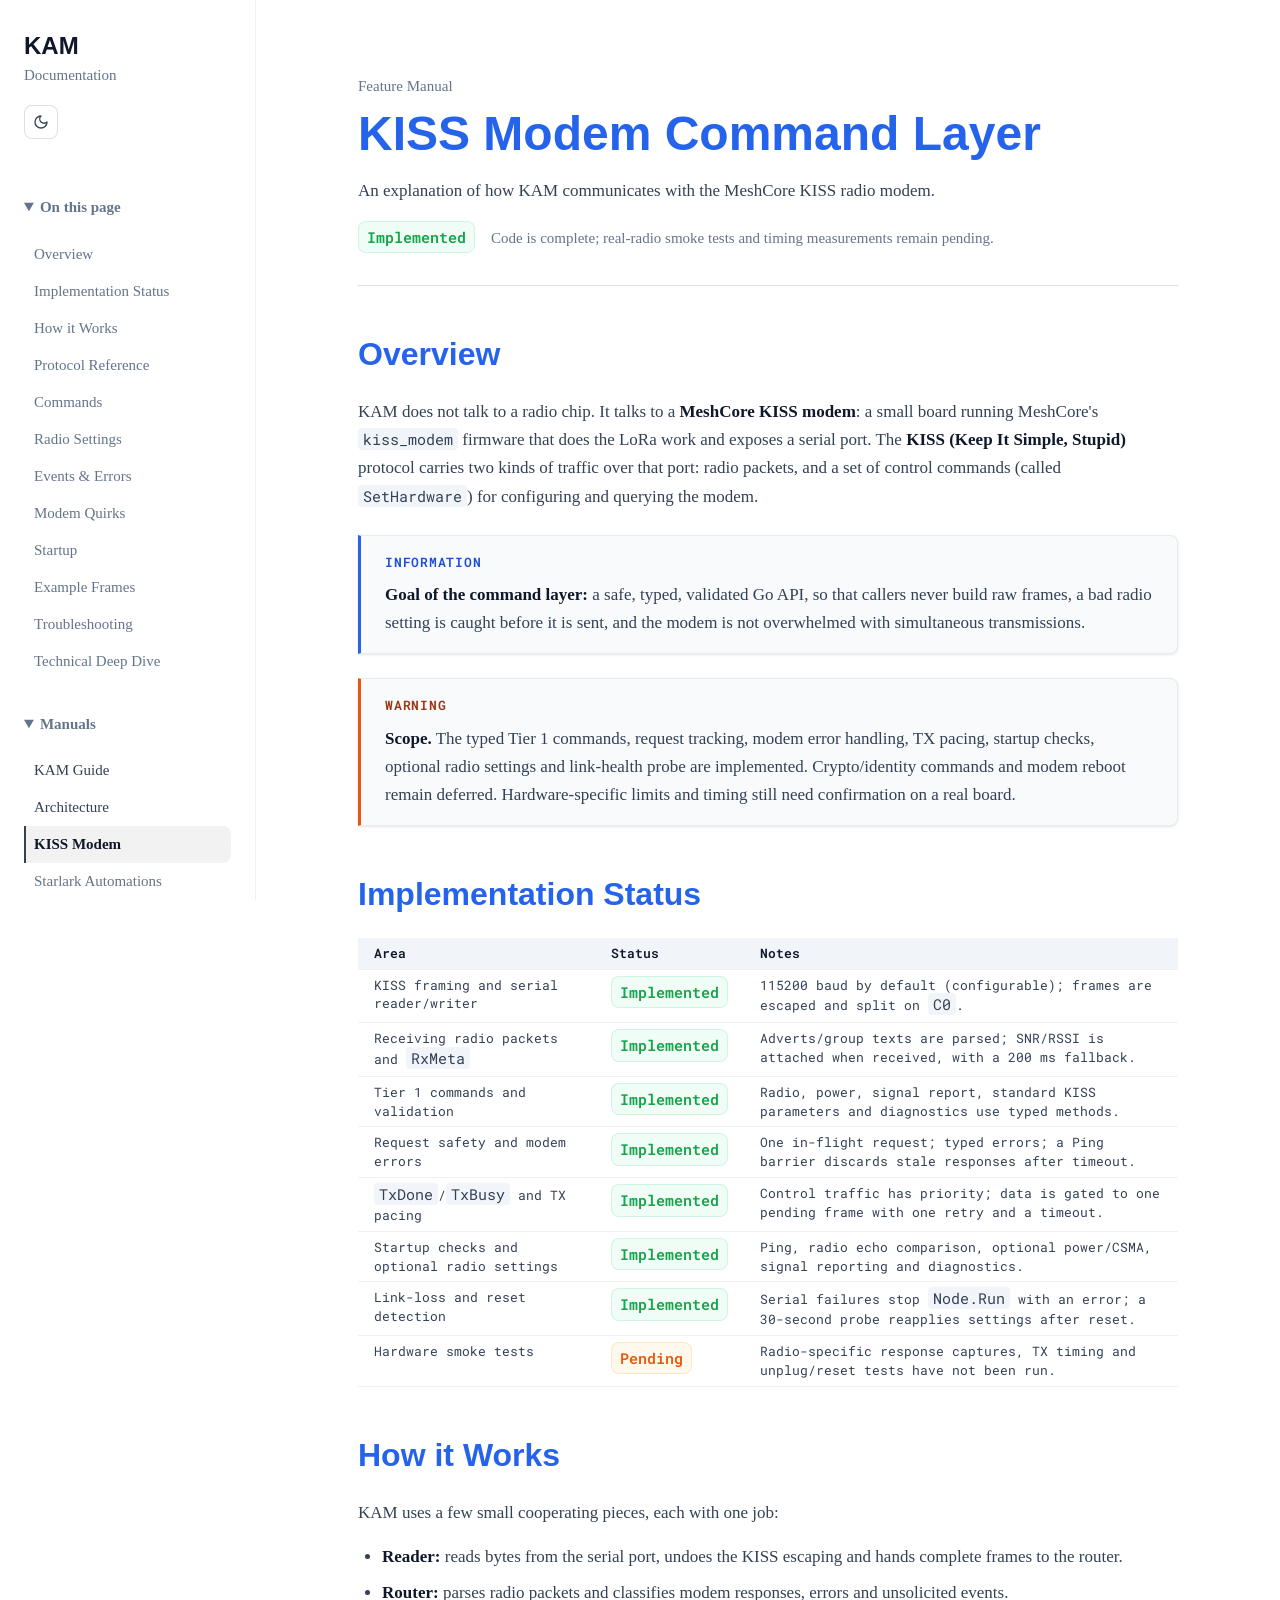
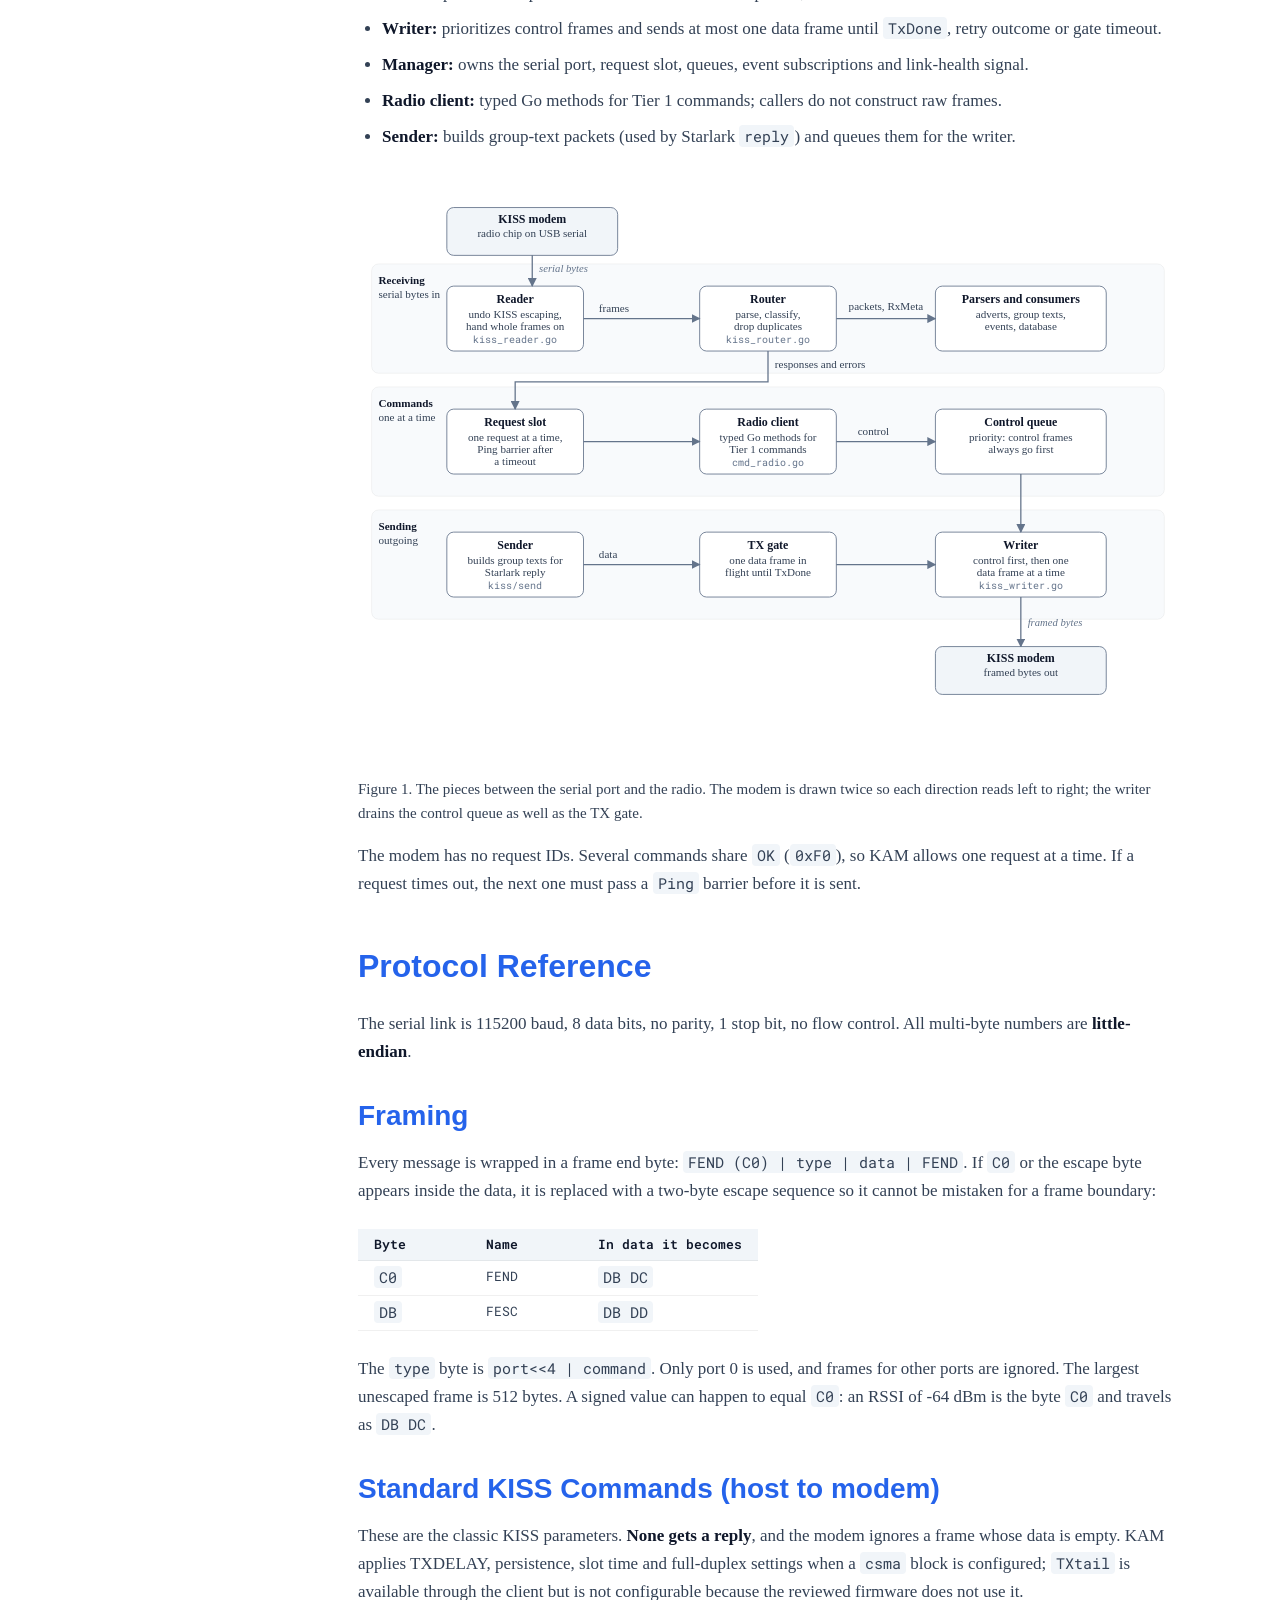
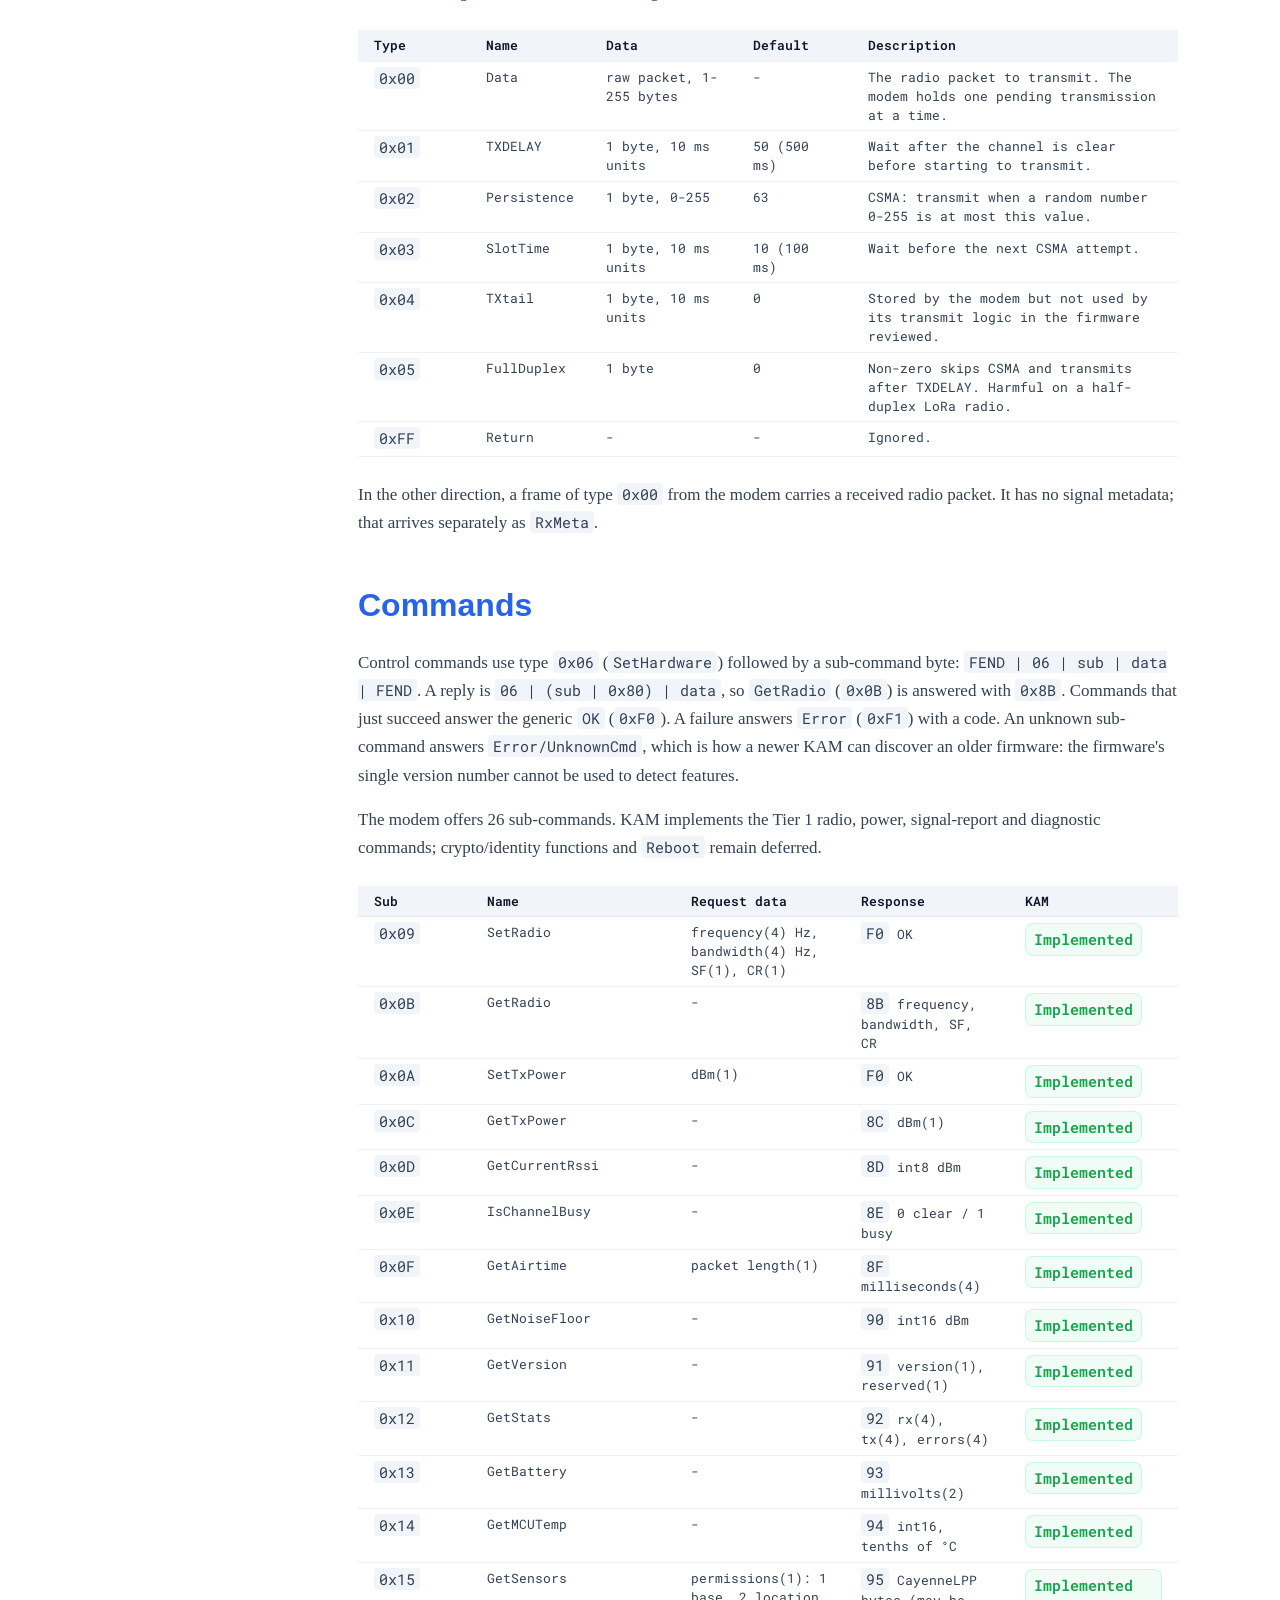
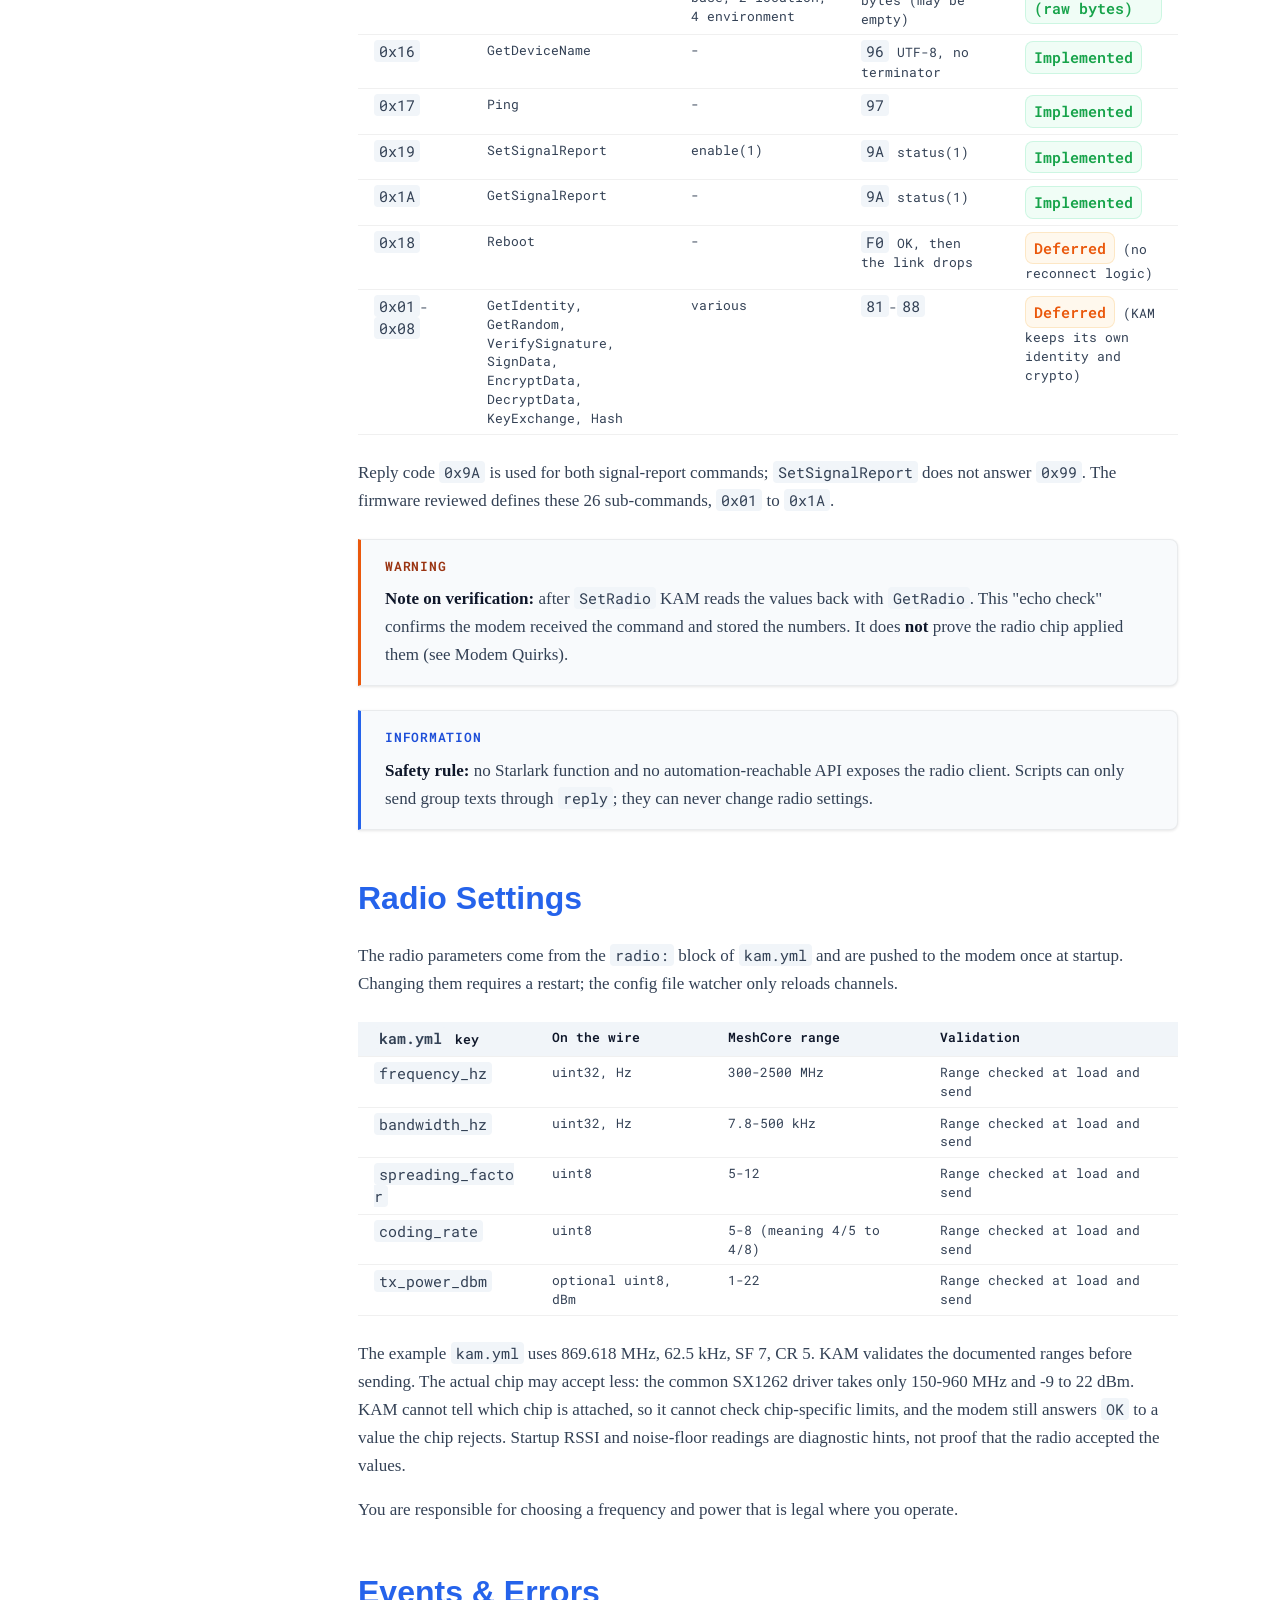
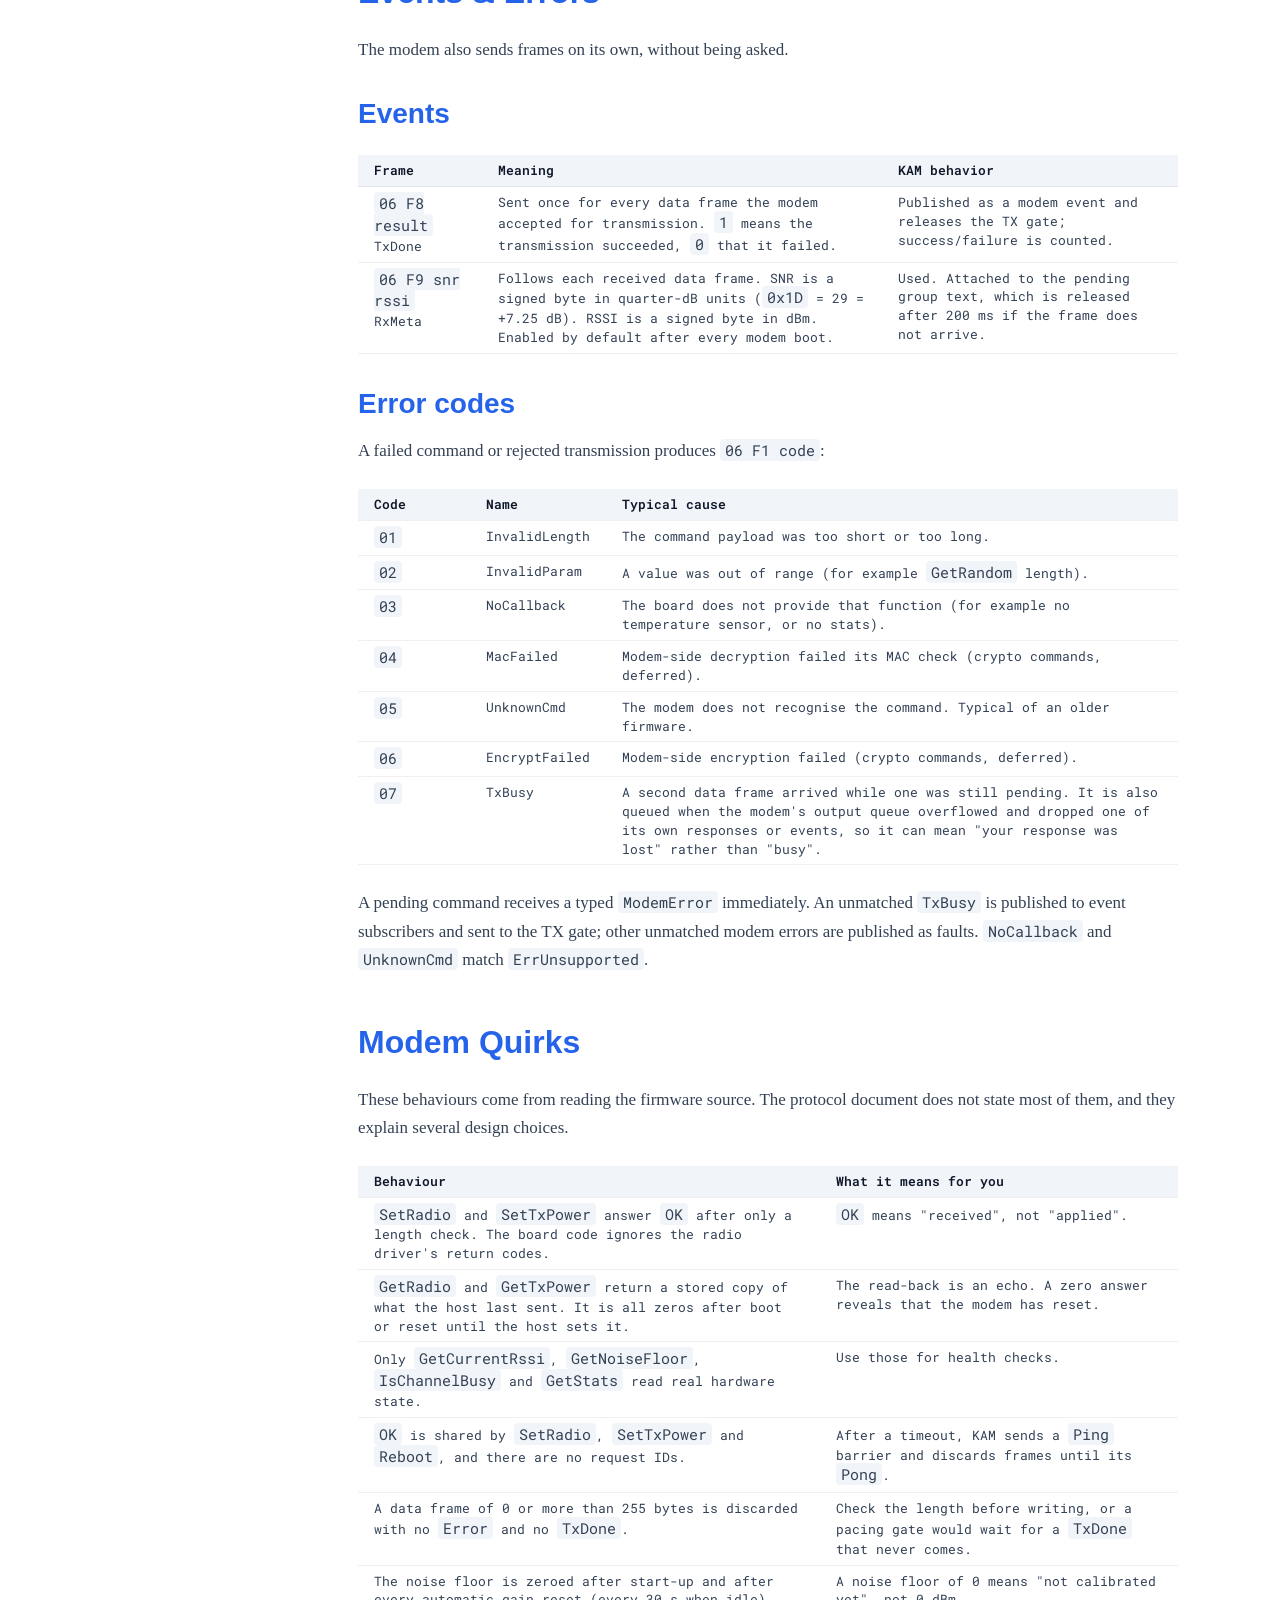
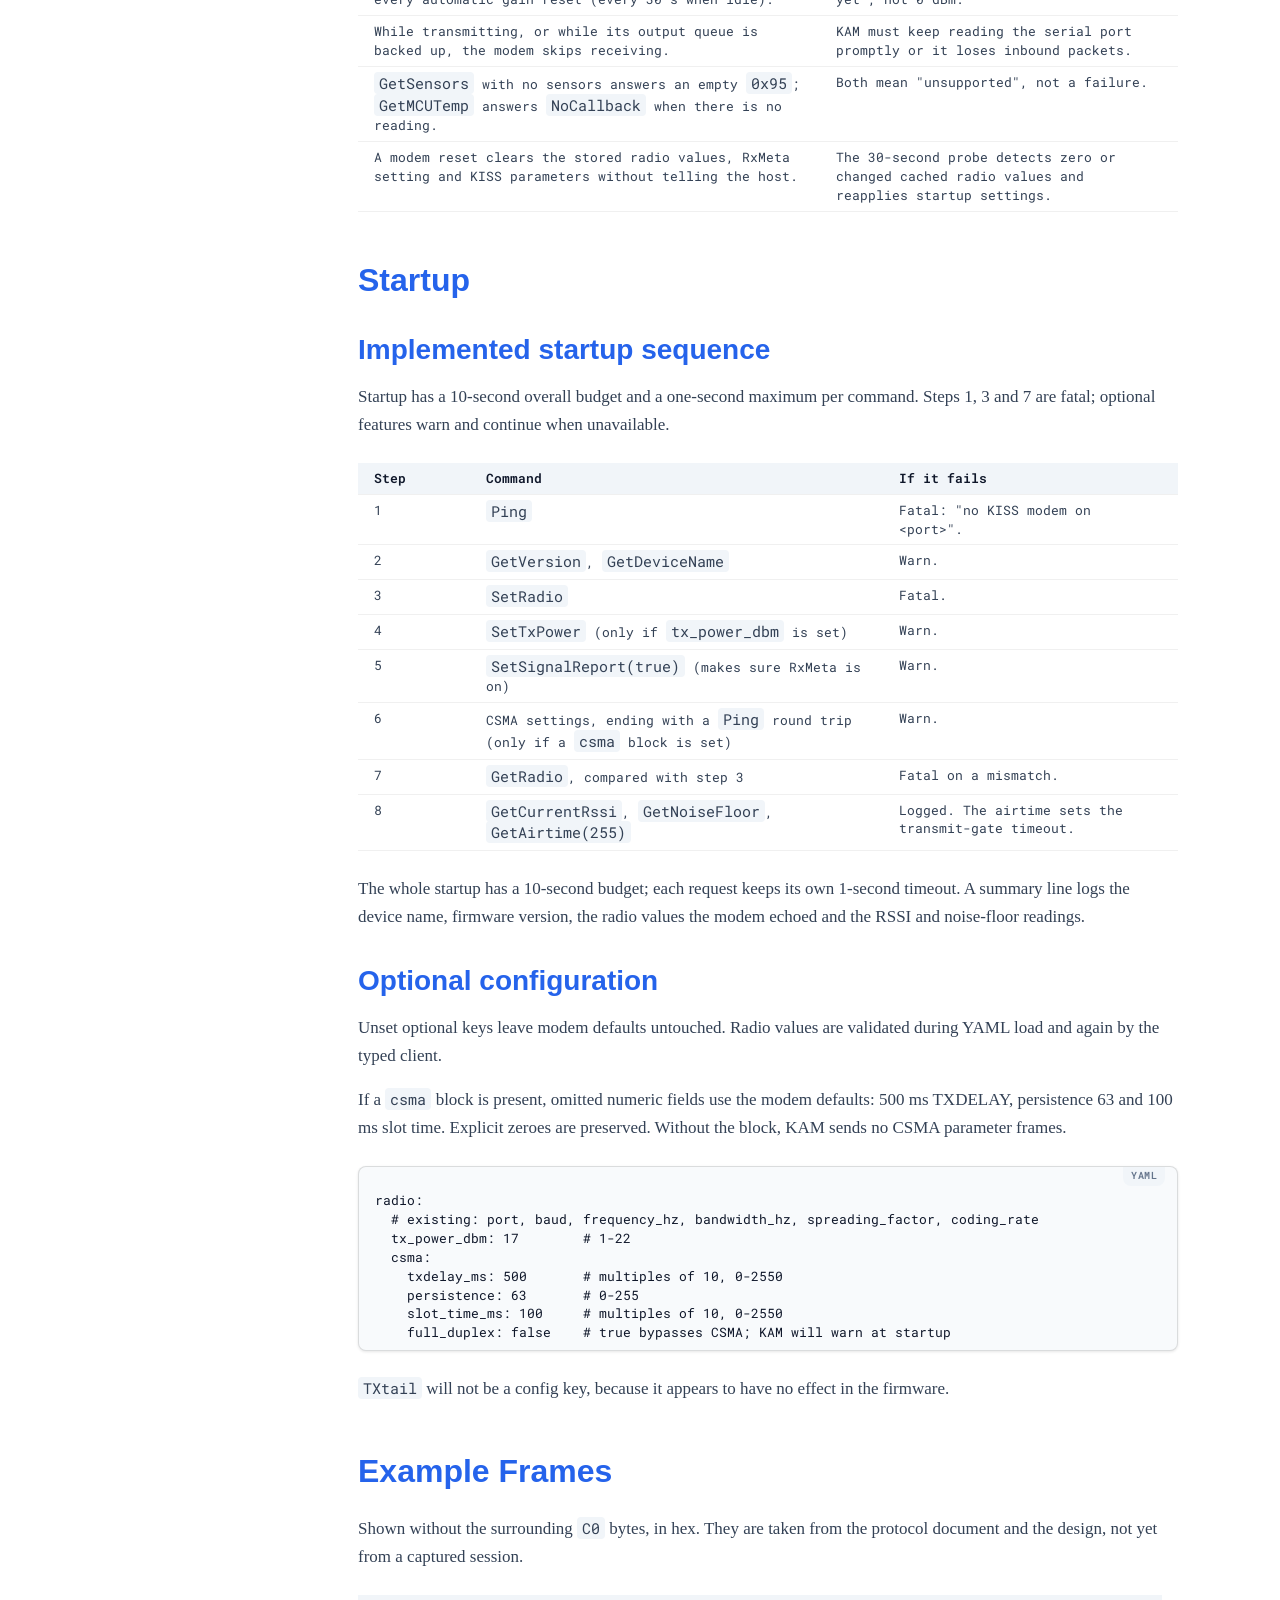
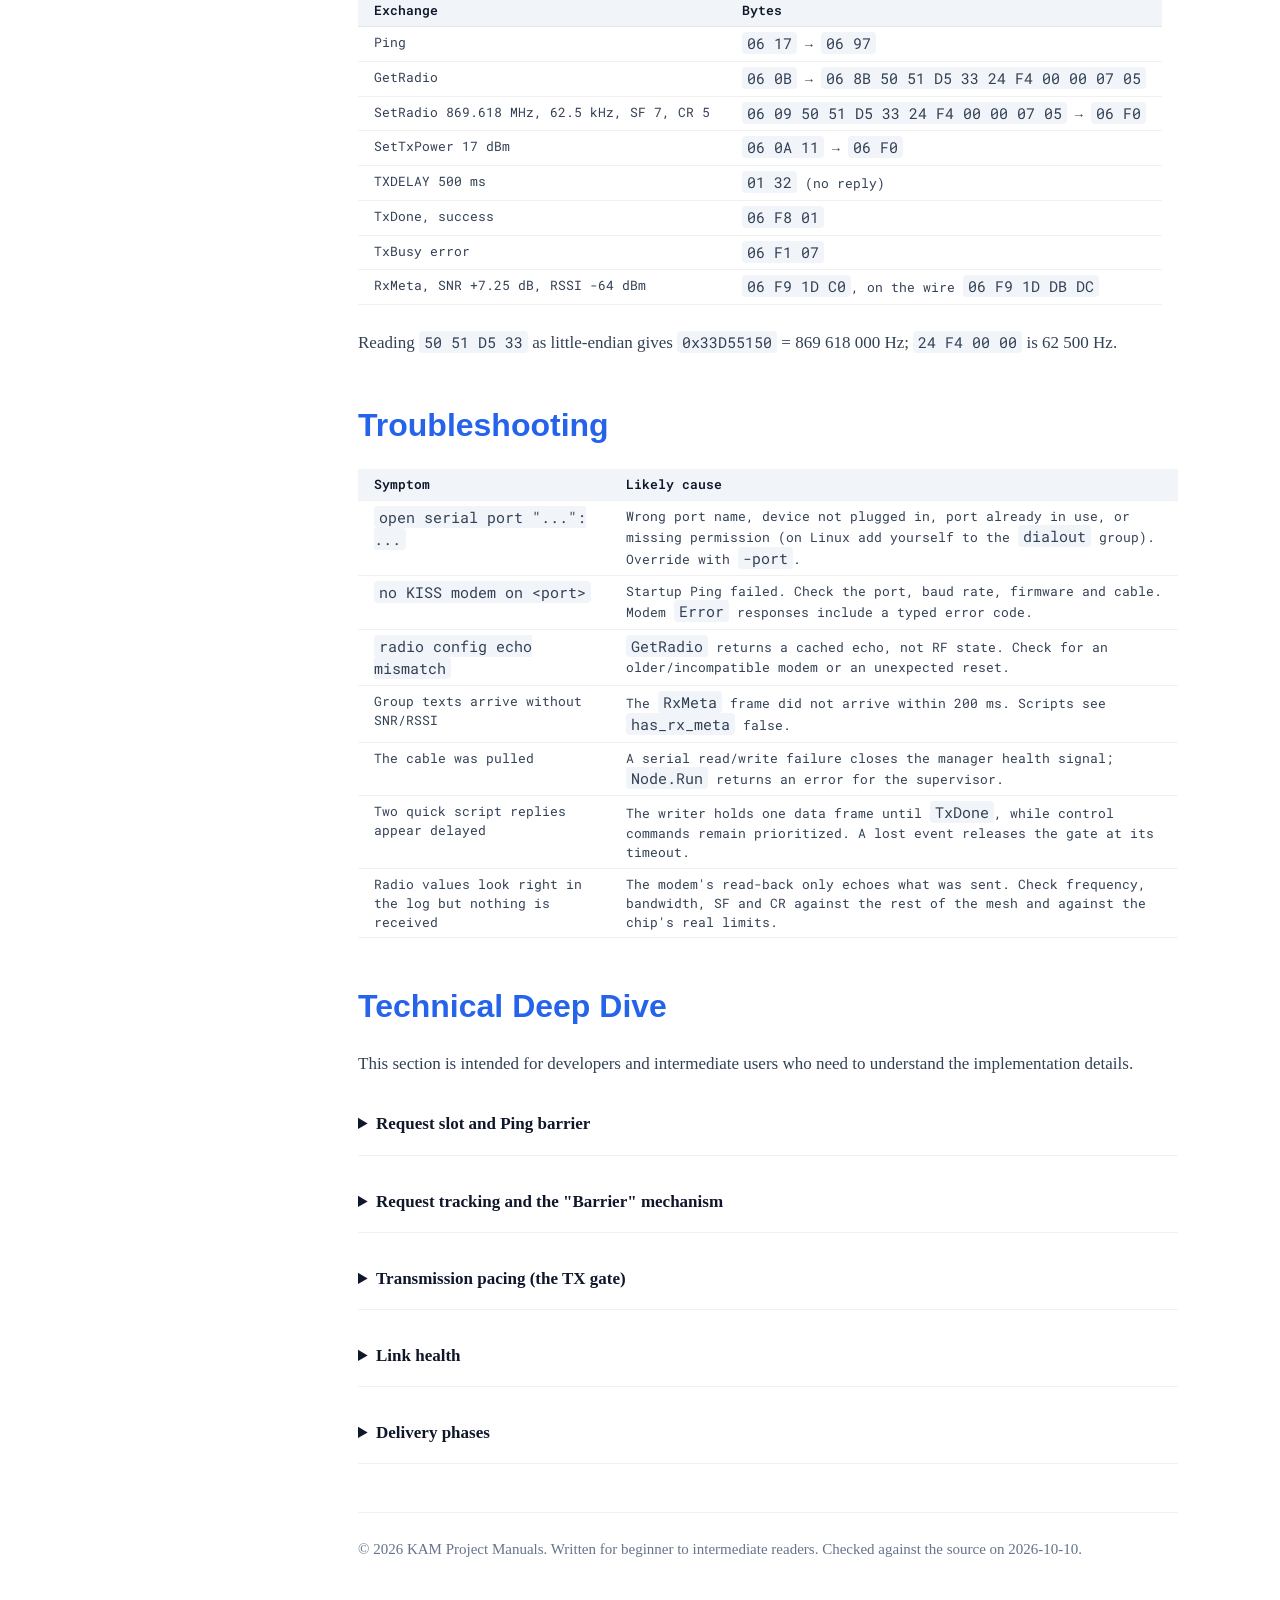
<file: manuals/FeatureKissModem.html>
<!DOCTYPE html>
<html lang="en" class="scroll-smooth">
<head>
    <meta charset="UTF-8">
    <meta name="viewport" content="width=device-width, initial-scale=1.0">
    <title>KISS Modem Manual</title>
    <link href="manuals.css" rel="stylesheet">
    <script>try{var t=localStorage.getItem("kam-theme");if(t?t==="dark":matchMedia("(prefers-color-scheme: dark)").matches)document.documentElement.dataset.theme="dark"}catch(e){}</script>
    <script src="manuals.js" defer></script>
</head>
<body>
    <a class="skip-link" href="#main-content">Skip to content</a>
    <!-- Sidebar -->
    <aside>
        <div class="manual-brand"><strong>KAM</strong><span>Documentation</span><button class="theme-toggle" type="button" aria-label="Switch to dark mode"><svg class="icon-moon" viewBox="0 0 24 24" aria-hidden="true" focusable="false"><path d="M12 3a6 6 0 0 0 9 9 9 9 0 1 1-9-9Z"/></svg><svg class="icon-sun" viewBox="0 0 24 24" aria-hidden="true" focusable="false"><circle cx="12" cy="12" r="4"/><path d="M12 2v2M12 20v2M4.93 4.93l1.41 1.41M17.66 17.66l1.41 1.41M2 12h2M20 12h2M6.34 17.66l-1.41 1.41M19.07 4.93l-1.41 1.41"/></svg></button>
</div>
        <details class="manual-navigation" open>
        <summary>Contents</summary>
        <details class="navigation-section" open>
        <summary>On this page</summary>
        <nav class="space-y-3" aria-label="On this page">
            <a href="#overview" class="block text-sm text-slate-600 hover:text-blue-600 transition">Overview</a>
            <a href="#status" class="block text-sm text-slate-600 hover:text-blue-600 transition">Implementation Status</a>
            <a href="#how-it-works" class="block text-sm text-slate-600 hover:text-blue-600 transition">How it Works</a>
            <a href="#protocol" class="block text-sm text-slate-600 hover:text-blue-600 transition">Protocol Reference</a>
            <a href="#commands" class="block text-sm text-slate-600 hover:text-blue-600 transition">Commands</a>
            <a href="#radio" class="block text-sm text-slate-600 hover:text-blue-600 transition">Radio Settings</a>
            <a href="#events" class="block text-sm text-slate-600 hover:text-blue-600 transition">Events &amp; Errors</a>
            <a href="#quirks" class="block text-sm text-slate-600 hover:text-blue-600 transition">Modem Quirks</a>
            <a href="#startup" class="block text-sm text-slate-600 hover:text-blue-600 transition">Startup</a>
            <a href="#examples" class="block text-sm text-slate-600 hover:text-blue-600 transition">Example Frames</a>
            <a href="#troubleshooting" class="block text-sm text-slate-600 hover:text-blue-600 transition">Troubleshooting</a>
            <a href="#technical" class="block text-sm text-slate-600 hover:text-blue-600 transition">Technical Deep Dive</a>
        </nav>
        </details>
        <details class="navigation-section" open>
        <summary>Manuals</summary>
        <nav class="space-y-3" aria-label="Manuals">
            <a href="KAM.html">KAM Guide</a>
            <a href="Architecture.html">Architecture</a>
            <a href="FeatureKissModem.html" aria-current="page">KISS Modem</a>
            <a href="FeatureStarlark.html" class="block text-sm text-slate-600 hover:text-blue-600 transition">Starlark Automations</a>
            <a href="FeatureRoomServer.html" class="block text-sm text-slate-600 hover:text-blue-600 transition">Room Server</a>
            <a href="FeatureMonitorApi.html">Backend API</a>
        </nav>
        </details>
        </details>
    </aside>

    <!-- Main Content -->
    <main id="main-content" tabindex="-1">
        <header>
            <span>Feature Manual</span>
            <h1>KISS Modem Command Layer</h1>
            <p>An explanation of how KAM communicates with the MeshCore KISS radio modem.</p>
            <p class="mt-4"><span class="badge badge-green">Implemented</span> <span class="text-sm text-slate-500 ml-2">Code is complete; real-radio smoke tests and timing measurements remain pending.</span></p>
        </header>

        <article class="prose prose-slate max-w-none">

            <!-- Overview -->
            <section id="overview">
                <h2>Overview</h2>
                <p>KAM does not talk to a radio chip. It talks to a <strong>MeshCore KISS modem</strong>: a small board running MeshCore's <code>kiss_modem</code> firmware that does the LoRa work and exposes a serial port. The <strong>KISS (Keep It Simple, Stupid)</strong> protocol carries two kinds of traffic over that port: radio packets, and a set of control commands (called <code>SetHardware</code>) for configuring and querying the modem.</p>

                <div class="info-box info-box-blue">
                    <strong>Goal of the command layer:</strong> a safe, typed, validated Go API, so that callers never build raw frames, a bad radio setting is caught before it is sent, and the modem is not overwhelmed with simultaneous transmissions.
                </div>

                <div class="info-box info-box-amber">
                    <strong>Scope.</strong> The typed Tier 1 commands, request tracking, modem error handling, TX pacing, startup checks, optional radio settings and link-health probe are implemented. Crypto/identity commands and modem reboot remain deferred. Hardware-specific limits and timing still need confirmation on a real board.
                </div>
            </section>

            <!-- Status -->
            <section id="status">
                <h2>Implementation Status</h2>
                <table>
                    <thead><tr><th>Area</th><th>Status</th><th>Notes</th></tr></thead>
                    <tbody>
                        <tr><td>KISS framing and serial reader/writer</td><td><span class="badge badge-green">Implemented</span></td><td>115200 baud by default (configurable); frames are escaped and split on <code>C0</code>.</td></tr>
                        <tr><td>Receiving radio packets and <code>RxMeta</code></td><td><span class="badge badge-green">Implemented</span></td><td>Adverts/group texts are parsed; SNR/RSSI is attached when received, with a 200 ms fallback.</td></tr>
                        <tr><td>Tier 1 commands and validation</td><td><span class="badge badge-green">Implemented</span></td><td>Radio, power, signal report, standard KISS parameters and diagnostics use typed methods.</td></tr>
                        <tr><td>Request safety and modem errors</td><td><span class="badge badge-green">Implemented</span></td><td>One in-flight request; typed errors; a Ping barrier discards stale responses after timeout.</td></tr>
                        <tr><td><code>TxDone</code>/<code>TxBusy</code> and TX pacing</td><td><span class="badge badge-green">Implemented</span></td><td>Control traffic has priority; data is gated to one pending frame with one retry and a timeout.</td></tr>
                        <tr><td>Startup checks and optional radio settings</td><td><span class="badge badge-green">Implemented</span></td><td>Ping, radio echo comparison, optional power/CSMA, signal reporting and diagnostics.</td></tr>
                        <tr><td>Link-loss and reset detection</td><td><span class="badge badge-green">Implemented</span></td><td>Serial failures stop <code>Node.Run</code> with an error; a 30-second probe reapplies settings after reset.</td></tr>
                        <tr><td>Hardware smoke tests</td><td><span class="badge badge-amber">Pending</span></td><td>Radio-specific response captures, TX timing and unplug/reset tests have not been run.</td></tr>
                    </tbody>
                </table>
            </section>

            <!-- How it Works -->
            <section id="how-it-works">
                <h2>How it Works</h2>
                <p>KAM uses a few small cooperating pieces, each with one job:</p>
                <ul>
                    <li><strong>Reader:</strong> reads bytes from the serial port, undoes the KISS escaping and hands complete frames to the router.</li>
                    <li><strong>Router:</strong> parses radio packets and classifies modem responses, errors and unsolicited events.</li>
                    <li><strong>Writer:</strong> prioritizes control frames and sends at most one data frame until <code>TxDone</code>, retry outcome or gate timeout.</li>
                    <li><strong>Manager:</strong> owns the serial port, request slot, queues, event subscriptions and link-health signal.</li>
                    <li><strong>Radio client:</strong> typed Go methods for Tier 1 commands; callers do not construct raw frames.</li>
                    <li><strong>Sender:</strong> builds group-text packets (used by Starlark <code>reply</code>) and queues them for the writer.</li>
                </ul>

                <div class="mermaid arch-diagram" id="kiss-flow">
                    <svg xmlns="http://www.w3.org/2000/svg" viewBox="0 0 960 620" role="img" aria-labelledby="kiss-flow-title kiss-flow-desc">
                        <title id="kiss-flow-title">How bytes flow through the KISS modem pieces</title>
                        <desc id="kiss-flow-desc">The modem is drawn twice so each direction reads left to right. Bytes enter through the reader, which hands KISS frames to the router. The router gives radio packets and RxMeta to the parsers and consumers, and responses and errors to the request slot that the radio client waits on. The radio client queues control frames in a prioritized control queue; the sender queues data frames on the TX gate. The writer takes from both queues, always sending control frames first and one data frame at a time, and writes framed bytes back to the modem.</desc>
                        <defs>
                            <marker id="arch-arrow" viewBox="0 0 10 10" refX="9" refY="5" markerWidth="7" markerHeight="7" orient="auto-start-reverse"><path d="M0 0L10 5L0 10z"/></marker>
                        </defs>

<!-- Bands -->
                        <rect class="band" x="16" y="76" width="928" height="128" rx="8"/>
                        <rect class="band" x="16" y="220" width="928" height="128" rx="8"/>
                        <rect class="band" x="16" y="364" width="928" height="128" rx="8"/>
                        <text class="layer-name" x="24" y="100">Receiving</text><text class="note" x="24" y="116">serial bytes in</text>
                        <text class="layer-name" x="24" y="244">Commands</text><text class="note" x="24" y="260">one at a time</text>
                        <text class="layer-name" x="24" y="388">Sending</text><text class="note" x="24" y="404">outgoing</text>

<!-- Modem above -->
                        <g><rect class="box box-outside" x="104" y="10" width="200" height="56" rx="8"/><text class="name mid" x="204" y="28">KISS modem</text><text class="note mid" x="204" y="45">radio chip on USB serial</text></g>

<!-- Receiving row -->
                        <g><rect class="box" x="104" y="102" width="160" height="76" rx="8"/><text class="name mid" x="184" y="122">Reader</text><text class="note mid" x="184" y="139">undo KISS escaping,</text><text class="note mid" x="184" y="153">hand whole frames on</text><text class="path mid" x="184" y="169">kiss_reader.go</text></g>
                        <g><rect class="box" x="400" y="102" width="160" height="76" rx="8"/><text class="name mid" x="480" y="122">Router</text><text class="note mid" x="480" y="139">parse, classify,</text><text class="note mid" x="480" y="153">drop duplicates</text><text class="path mid" x="480" y="169">kiss_router.go</text></g>
                        <g><rect class="box" x="676" y="102" width="200" height="76" rx="8"/><text class="name mid" x="776" y="122">Parsers and consumers</text><text class="note mid" x="776" y="139">adverts, group texts,</text><text class="note mid" x="776" y="153">events, database</text></g>

<!-- Commands row -->
                        <g><rect class="box" x="104" y="246" width="160" height="76" rx="8"/><text class="name mid" x="184" y="266">Request slot</text><text class="note mid" x="184" y="283">one request at a time,</text><text class="note mid" x="184" y="297">Ping barrier after</text><text class="note mid" x="184" y="311">a timeout</text></g>
                        <g><rect class="box" x="400" y="246" width="160" height="76" rx="8"/><text class="name mid" x="480" y="266">Radio client</text><text class="note mid" x="480" y="283">typed Go methods for</text><text class="note mid" x="480" y="297">Tier 1 commands</text><text class="path mid" x="480" y="313">cmd_radio.go</text></g>
                        <g><rect class="box" x="676" y="246" width="200" height="76" rx="8"/><text class="name mid" x="776" y="266">Control queue</text><text class="note mid" x="776" y="283">priority: control frames</text><text class="note mid" x="776" y="297">always go first</text></g>

<!-- Sending row -->
                        <g><rect class="box" x="104" y="390" width="160" height="76" rx="8"/><text class="name mid" x="184" y="410">Sender</text><text class="note mid" x="184" y="427">builds group texts for</text><text class="note mid" x="184" y="441">Starlark reply</text><text class="path mid" x="184" y="457">kiss/send</text></g>
                        <g><rect class="box" x="400" y="390" width="160" height="76" rx="8"/><text class="name mid" x="480" y="410">TX gate</text><text class="note mid" x="480" y="427">one data frame in</text><text class="note mid" x="480" y="441">flight until TxDone</text></g>
                        <g><rect class="box" x="676" y="390" width="200" height="76" rx="8"/><text class="name mid" x="776" y="410">Writer</text><text class="note mid" x="776" y="427">control first, then one</text><text class="note mid" x="776" y="441">data frame at a time</text><text class="path mid" x="776" y="457">kiss_writer.go</text></g>

<!-- Modem below -->
                        <g><rect class="box box-outside" x="676" y="524" width="200" height="56" rx="8"/><text class="name mid" x="776" y="542">KISS modem</text><text class="note mid" x="776" y="559">framed bytes out</text></g>

<!-- Arrows -->
                        <path class="link" d="M204 66V102"/>
                        <text class="caption" x="212" y="86">serial bytes</text>
                        <path class="link" d="M264 140H400"/><text class="note" x="282" y="132">frames</text>
                        <path class="link" d="M560 140H676"/><text class="note mid" x="618" y="130">packets, RxMeta</text>
                        <path class="link" d="M480 178V214H184V246"/><text class="note" x="488" y="198">responses and errors</text>
                        <path class="link" d="M264 284H400"/>
                        <path class="link" d="M560 284H676"/><text class="note" x="585" y="276">control</text>
                        <path class="link" d="M264 428H400"/><text class="note" x="282" y="420">data</text>
                        <path class="link" d="M560 428H676"/>
                        <path class="link" d="M776 322V390"/>
                        <path class="link" d="M776 466V524"/>
                        <text class="caption" x="784" y="500">framed bytes</text>
                    </svg>
                </div>
                <p class="text-sm">Figure 1. The pieces between the serial port and the radio. The modem is drawn twice so each direction reads left to right; the writer drains the control queue as well as the TX gate.</p>

                <p>The modem has no request IDs. Several commands share <code>OK</code> (<code>0xF0</code>), so KAM allows one request at a time. If a request times out, the next one must pass a <code>Ping</code> barrier before it is sent.</p>
            </section>

            <!-- Protocol -->
            <section id="protocol">
                <h2>Protocol Reference</h2>
                <p>The serial link is 115200 baud, 8 data bits, no parity, 1 stop bit, no flow control. All multi-byte numbers are <strong>little-endian</strong>.</p>

                <h3>Framing</h3>
                <p>Every message is wrapped in a frame end byte: <code>FEND (C0) | type | data | FEND</code>. If <code>C0</code> or the escape byte appears inside the data, it is replaced with a two-byte escape sequence so it cannot be mistaken for a frame boundary:</p>
                <table>
                    <thead><tr><th>Byte</th><th>Name</th><th>In data it becomes</th></tr></thead>
                    <tbody>
                        <tr><td><code>C0</code></td><td>FEND</td><td><code>DB DC</code></td></tr>
                        <tr><td><code>DB</code></td><td>FESC</td><td><code>DB DD</code></td></tr>
                    </tbody>
                </table>
                <p>The <code>type</code> byte is <code>port&lt;&lt;4 | command</code>. Only port 0 is used, and frames for other ports are ignored. The largest unescaped frame is 512 bytes. A signed value can happen to equal <code>C0</code>: an RSSI of -64 dBm is the byte <code>C0</code> and travels as <code>DB DC</code>.</p>

                <h3>Standard KISS Commands (host to modem)</h3>
                <p>These are the classic KISS parameters. <strong>None gets a reply</strong>, and the modem ignores a frame whose data is empty. KAM applies TXDELAY, persistence, slot time and full-duplex settings when a <code>csma</code> block is configured; <code>TXtail</code> is available through the client but is not configurable because the reviewed firmware does not use it.</p>
                <table>
                    <thead>
                        <tr><th>Type</th><th>Name</th><th>Data</th><th>Default</th><th>Description</th></tr>
                    </thead>
                    <tbody>
                        <tr><td><code>0x00</code></td><td>Data</td><td>raw packet, 1-255 bytes</td><td>-</td><td>The radio packet to transmit. The modem holds one pending transmission at a time.</td></tr>
                        <tr><td><code>0x01</code></td><td>TXDELAY</td><td>1 byte, 10 ms units</td><td>50 (500 ms)</td><td>Wait after the channel is clear before starting to transmit.</td></tr>
                        <tr><td><code>0x02</code></td><td>Persistence</td><td>1 byte, 0-255</td><td>63</td><td>CSMA: transmit when a random number 0-255 is at most this value.</td></tr>
                        <tr><td><code>0x03</code></td><td>SlotTime</td><td>1 byte, 10 ms units</td><td>10 (100 ms)</td><td>Wait before the next CSMA attempt.</td></tr>
                        <tr><td><code>0x04</code></td><td>TXtail</td><td>1 byte, 10 ms units</td><td>0</td><td>Stored by the modem but not used by its transmit logic in the firmware reviewed.</td></tr>
                        <tr><td><code>0x05</code></td><td>FullDuplex</td><td>1 byte</td><td>0</td><td>Non-zero skips CSMA and transmits after TXDELAY. Harmful on a half-duplex LoRa radio.</td></tr>
                        <tr><td><code>0xFF</code></td><td>Return</td><td>-</td><td>-</td><td>Ignored.</td></tr>
                    </tbody>
                </table>
                <p>In the other direction, a frame of type <code>0x00</code> from the modem carries a received radio packet. It has no signal metadata; that arrives separately as <code>RxMeta</code>.</p>
            </section>

            <!-- Commands -->
            <section id="commands">
                <h2>Commands</h2>
                <p>Control commands use type <code>0x06</code> (<code>SetHardware</code>) followed by a sub-command byte: <code>FEND | 06 | sub | data | FEND</code>. A reply is <code>06 | (sub | 0x80) | data</code>, so <code>GetRadio</code> (<code>0x0B</code>) is answered with <code>0x8B</code>. Commands that just succeed answer the generic <code>OK</code> (<code>0xF0</code>). A failure answers <code>Error</code> (<code>0xF1</code>) with a code. An unknown sub-command answers <code>Error/UnknownCmd</code>, which is how a newer KAM can discover an older firmware: the firmware's single version number cannot be used to detect features.</p>

                <p>The modem offers 26 sub-commands. KAM implements the Tier 1 radio, power, signal-report and diagnostic commands; crypto/identity functions and <code>Reboot</code> remain deferred.</p>

                <table>
                    <thead>
                        <tr><th>Sub</th><th>Name</th><th>Request data</th><th>Response</th><th>KAM</th></tr>
                    </thead>
                    <tbody>
                        <tr><td><code>0x09</code></td><td>SetRadio</td><td>frequency(4) Hz, bandwidth(4) Hz, SF(1), CR(1)</td><td><code>F0</code> OK</td><td><span class="badge badge-green">Implemented</span></td></tr>
                        <tr><td><code>0x0B</code></td><td>GetRadio</td><td>-</td><td><code>8B</code> frequency, bandwidth, SF, CR</td><td><span class="badge badge-green">Implemented</span></td></tr>
                        <tr><td><code>0x0A</code></td><td>SetTxPower</td><td>dBm(1)</td><td><code>F0</code> OK</td><td><span class="badge badge-green">Implemented</span></td></tr>
                        <tr><td><code>0x0C</code></td><td>GetTxPower</td><td>-</td><td><code>8C</code> dBm(1)</td><td><span class="badge badge-green">Implemented</span></td></tr>
                        <tr><td><code>0x0D</code></td><td>GetCurrentRssi</td><td>-</td><td><code>8D</code> int8 dBm</td><td><span class="badge badge-green">Implemented</span></td></tr>
                        <tr><td><code>0x0E</code></td><td>IsChannelBusy</td><td>-</td><td><code>8E</code> 0 clear / 1 busy</td><td><span class="badge badge-green">Implemented</span></td></tr>
                        <tr><td><code>0x0F</code></td><td>GetAirtime</td><td>packet length(1)</td><td><code>8F</code> milliseconds(4)</td><td><span class="badge badge-green">Implemented</span></td></tr>
                        <tr><td><code>0x10</code></td><td>GetNoiseFloor</td><td>-</td><td><code>90</code> int16 dBm</td><td><span class="badge badge-green">Implemented</span></td></tr>
                        <tr><td><code>0x11</code></td><td>GetVersion</td><td>-</td><td><code>91</code> version(1), reserved(1)</td><td><span class="badge badge-green">Implemented</span></td></tr>
                        <tr><td><code>0x12</code></td><td>GetStats</td><td>-</td><td><code>92</code> rx(4), tx(4), errors(4)</td><td><span class="badge badge-green">Implemented</span></td></tr>
                        <tr><td><code>0x13</code></td><td>GetBattery</td><td>-</td><td><code>93</code> millivolts(2)</td><td><span class="badge badge-green">Implemented</span></td></tr>
                        <tr><td><code>0x14</code></td><td>GetMCUTemp</td><td>-</td><td><code>94</code> int16, tenths of &deg;C</td><td><span class="badge badge-green">Implemented</span></td></tr>
                        <tr><td><code>0x15</code></td><td>GetSensors</td><td>permissions(1): 1 base, 2 location, 4 environment</td><td><code>95</code> CayenneLPP bytes (may be empty)</td><td><span class="badge badge-green">Implemented (raw bytes)</span></td></tr>
                        <tr><td><code>0x16</code></td><td>GetDeviceName</td><td>-</td><td><code>96</code> UTF-8, no terminator</td><td><span class="badge badge-green">Implemented</span></td></tr>
                        <tr><td><code>0x17</code></td><td>Ping</td><td>-</td><td><code>97</code></td><td><span class="badge badge-green">Implemented</span></td></tr>
                        <tr><td><code>0x19</code></td><td>SetSignalReport</td><td>enable(1)</td><td><code>9A</code> status(1)</td><td><span class="badge badge-green">Implemented</span></td></tr>
                        <tr><td><code>0x1A</code></td><td>GetSignalReport</td><td>-</td><td><code>9A</code> status(1)</td><td><span class="badge badge-green">Implemented</span></td></tr>
                        <tr><td><code>0x18</code></td><td>Reboot</td><td>-</td><td><code>F0</code> OK, then the link drops</td><td><span class="badge badge-amber">Deferred</span> (no reconnect logic)</td></tr>
                        <tr><td><code>0x01</code>-<code>0x08</code></td><td>GetIdentity, GetRandom, VerifySignature, SignData, EncryptData, DecryptData, KeyExchange, Hash</td><td>various</td><td><code>81</code>-<code>88</code></td><td><span class="badge badge-amber">Deferred</span> (KAM keeps its own identity and crypto)</td></tr>
                    </tbody>
                </table>
                <p>Reply code <code>0x9A</code> is used for both signal-report commands; <code>SetSignalReport</code> does not answer <code>0x99</code>. The firmware reviewed defines these 26 sub-commands, <code>0x01</code> to <code>0x1A</code>.</p>

                <div class="info-box info-box-amber">
                    <strong>Note on verification:</strong> after <code>SetRadio</code> KAM reads the values back with <code>GetRadio</code>. This "echo check" confirms the modem received the command and stored the numbers. It does <strong>not</strong> prove the radio chip applied them (see Modem Quirks).
                </div>

                <div class="info-box info-box-blue">
                    <strong>Safety rule:</strong> no Starlark function and no automation-reachable API exposes the radio client. Scripts can only send group texts through <code>reply</code>; they can never change radio settings.
                </div>
            </section>

            <!-- Radio settings -->
            <section id="radio">
                <h2>Radio Settings</h2>
                <p>The radio parameters come from the <code>radio:</code> block of <code>kam.yml</code> and are pushed to the modem once at startup. Changing them requires a restart; the config file watcher only reloads channels.</p>
                <table>
                    <thead>
                        <tr><th><code>kam.yml</code> key</th><th>On the wire</th><th>MeshCore range</th><th>Validation</th></tr>
                    </thead>
                    <tbody>
                        <tr><td><code>frequency_hz</code></td><td>uint32, Hz</td><td>300-2500 MHz</td><td>Range checked at load and send</td></tr>
                        <tr><td><code>bandwidth_hz</code></td><td>uint32, Hz</td><td>7.8-500 kHz</td><td>Range checked at load and send</td></tr>
                        <tr><td><code>spreading_factor</code></td><td>uint8</td><td>5-12</td><td>Range checked at load and send</td></tr>
                        <tr><td><code>coding_rate</code></td><td>uint8</td><td>5-8 (meaning 4/5 to 4/8)</td><td>Range checked at load and send</td></tr>
                        <tr><td><code>tx_power_dbm</code></td><td>optional uint8, dBm</td><td>1-22</td><td>Range checked at load and send</td></tr>
                    </tbody>
                </table>
                <p>The example <code>kam.yml</code> uses 869.618 MHz, 62.5 kHz, SF 7, CR 5. KAM validates the documented ranges before sending. The actual chip may accept less: the common SX1262 driver takes only 150-960 MHz and -9 to 22 dBm. KAM cannot tell which chip is attached, so it cannot check chip-specific limits, and the modem still answers <code>OK</code> to a value the chip rejects. Startup RSSI and noise-floor readings are diagnostic hints, not proof that the radio accepted the values.</p>
                <p>You are responsible for choosing a frequency and power that is legal where you operate.</p>
            </section>

            <!-- Events -->
            <section id="events">
                <h2>Events &amp; Errors</h2>
                <p>The modem also sends frames on its own, without being asked.</p>

                <h3>Events</h3>
                <table>
                    <thead><tr><th>Frame</th><th>Meaning</th><th>KAM behavior</th></tr></thead>
                    <tbody>
                        <tr>
                            <td><code>06 F8 result</code><br>TxDone</td>
                            <td>Sent once for every data frame the modem accepted for transmission. <code>1</code> means the transmission succeeded, <code>0</code> that it failed.</td>
                            <td>Published as a modem event and releases the TX gate; success/failure is counted.</td>
                        </tr>
                        <tr>
                            <td><code>06 F9 snr rssi</code><br>RxMeta</td>
                            <td>Follows each received data frame. SNR is a signed byte in quarter-dB units (<code>0x1D</code> = 29 = +7.25 dB). RSSI is a signed byte in dBm. Enabled by default after every modem boot.</td>
                            <td>Used. Attached to the pending group text, which is released after 200 ms if the frame does not arrive.</td>
                        </tr>
                    </tbody>
                </table>

                <h3>Error codes</h3>
                <p>A failed command or rejected transmission produces <code>06 F1 code</code>:</p>
                <table>
                    <thead>
                        <tr><th>Code</th><th>Name</th><th>Typical cause</th></tr>
                    </thead>
                    <tbody>
                        <tr><td><code>01</code></td><td>InvalidLength</td><td>The command payload was too short or too long.</td></tr>
                        <tr><td><code>02</code></td><td>InvalidParam</td><td>A value was out of range (for example <code>GetRandom</code> length).</td></tr>
                        <tr><td><code>03</code></td><td>NoCallback</td><td>The board does not provide that function (for example no temperature sensor, or no stats).</td></tr>
                        <tr><td><code>04</code></td><td>MacFailed</td><td>Modem-side decryption failed its MAC check (crypto commands, deferred).</td></tr>
                        <tr><td><code>05</code></td><td>UnknownCmd</td><td>The modem does not recognise the command. Typical of an older firmware.</td></tr>
                        <tr><td><code>06</code></td><td>EncryptFailed</td><td>Modem-side encryption failed (crypto commands, deferred).</td></tr>
                        <tr><td><code>07</code></td><td>TxBusy</td><td>A second data frame arrived while one was still pending. It is also queued when the modem's output queue overflowed and dropped one of its own responses or events, so it can mean "your response was lost" rather than "busy".</td></tr>
                    </tbody>
                </table>
                <p>A pending command receives a typed <code>ModemError</code> immediately. An unmatched <code>TxBusy</code> is published to event subscribers and sent to the TX gate; other unmatched modem errors are published as faults. <code>NoCallback</code> and <code>UnknownCmd</code> match <code>ErrUnsupported</code>.</p>
            </section>

            <!-- Quirks -->
            <section id="quirks">
                <h2>Modem Quirks</h2>
                <p>These behaviours come from reading the firmware source. The protocol document does not state most of them, and they explain several design choices.</p>
                <table>
                    <thead><tr><th>Behaviour</th><th>What it means for you</th></tr></thead>
                    <tbody>
                        <tr><td><code>SetRadio</code> and <code>SetTxPower</code> answer <code>OK</code> after only a length check. The board code ignores the radio driver's return codes.</td><td><code>OK</code> means "received", not "applied".</td></tr>
                        <tr><td><code>GetRadio</code> and <code>GetTxPower</code> return a stored copy of what the host last sent. It is all zeros after boot or reset until the host sets it.</td><td>The read-back is an echo. A zero answer reveals that the modem has reset.</td></tr>
                        <tr><td>Only <code>GetCurrentRssi</code>, <code>GetNoiseFloor</code>, <code>IsChannelBusy</code> and <code>GetStats</code> read real hardware state.</td><td>Use those for health checks.</td></tr>
                        <tr><td><code>OK</code> is shared by <code>SetRadio</code>, <code>SetTxPower</code> and <code>Reboot</code>, and there are no request IDs.</td><td>After a timeout, KAM sends a <code>Ping</code> barrier and discards frames until its <code>Pong</code>.</td></tr>
                        <tr><td>A data frame of 0 or more than 255 bytes is discarded with no <code>Error</code> and no <code>TxDone</code>.</td><td>Check the length before writing, or a pacing gate would wait for a <code>TxDone</code> that never comes.</td></tr>
                        <tr><td>The noise floor is zeroed after start-up and after every automatic gain reset (every 30 s when idle).</td><td>A noise floor of 0 means "not calibrated yet", not 0 dBm.</td></tr>
                        <tr><td>While transmitting, or while its output queue is backed up, the modem skips receiving.</td><td>KAM must keep reading the serial port promptly or it loses inbound packets.</td></tr>
                        <tr><td><code>GetSensors</code> with no sensors answers an empty <code>0x95</code>; <code>GetMCUTemp</code> answers <code>NoCallback</code> when there is no reading.</td><td>Both mean "unsupported", not a failure.</td></tr>
                        <tr><td>A modem reset clears the stored radio values, RxMeta setting and KISS parameters without telling the host.</td><td>The 30-second probe detects zero or changed cached radio values and reapplies startup settings.</td></tr>
                    </tbody>
                </table>
            </section>

            <!-- Startup -->
            <section id="startup">
                <h2>Startup</h2>
                <h3>Implemented startup sequence</h3>
                <p>Startup has a 10-second overall budget and a one-second maximum per command. Steps 1, 3 and 7 are fatal; optional features warn and continue when unavailable.</p>
                <table>
                    <thead><tr><th>Step</th><th>Command</th><th>If it fails</th></tr></thead>
                    <tbody>
                        <tr><td>1</td><td><code>Ping</code></td><td>Fatal: "no KISS modem on &lt;port&gt;".</td></tr>
                        <tr><td>2</td><td><code>GetVersion</code>, <code>GetDeviceName</code></td><td>Warn.</td></tr>
                        <tr><td>3</td><td><code>SetRadio</code></td><td>Fatal.</td></tr>
                        <tr><td>4</td><td><code>SetTxPower</code> (only if <code>tx_power_dbm</code> is set)</td><td>Warn.</td></tr>
                        <tr><td>5</td><td><code>SetSignalReport(true)</code> (makes sure RxMeta is on)</td><td>Warn.</td></tr>
                        <tr><td>6</td><td>CSMA settings, ending with a <code>Ping</code> round trip (only if a <code>csma</code> block is set)</td><td>Warn.</td></tr>
                        <tr><td>7</td><td><code>GetRadio</code>, compared with step 3</td><td>Fatal on a mismatch.</td></tr>
                        <tr><td>8</td><td><code>GetCurrentRssi</code>, <code>GetNoiseFloor</code>, <code>GetAirtime(255)</code></td><td>Logged. The airtime sets the transmit-gate timeout.</td></tr>
                    </tbody>
                </table>
                <p>The whole startup has a 10-second budget; each request keeps its own 1-second timeout. A summary line logs the device name, firmware version, the radio values the modem echoed and the RSSI and noise-floor readings.</p>

                <h3>Optional configuration</h3>
                <p>Unset optional keys leave modem defaults untouched. Radio values are validated during YAML load and again by the typed client.</p>
                <p>If a <code>csma</code> block is present, omitted numeric fields use the modem defaults: 500 ms TXDELAY, persistence 63 and 100 ms slot time. Explicit zeroes are preserved. Without the block, KAM sends no CSMA parameter frames.</p>
                <pre><code class="language-yaml">radio:
  # existing: port, baud, frequency_hz, bandwidth_hz, spreading_factor, coding_rate
  tx_power_dbm: 17        # 1-22
  csma:
    txdelay_ms: 500       # multiples of 10, 0-2550
    persistence: 63       # 0-255
    slot_time_ms: 100     # multiples of 10, 0-2550
    full_duplex: false    # true bypasses CSMA; KAM will warn at startup</code></pre>
                <p><code>TXtail</code> will not be a config key, because it appears to have no effect in the firmware.</p>
            </section>

            <!-- Examples -->
            <section id="examples">
                <h2>Example Frames</h2>
                <p>Shown without the surrounding <code>C0</code> bytes, in hex. They are taken from the protocol document and the design, not yet from a captured session.</p>
                <table>
                    <thead><tr><th>Exchange</th><th>Bytes</th></tr></thead>
                    <tbody>
                        <tr><td>Ping</td><td><code>06 17</code> &rarr; <code>06 97</code></td></tr>
                        <tr><td>GetRadio</td><td><code>06 0B</code> &rarr; <code>06 8B 50 51 D5 33 24 F4 00 00 07 05</code></td></tr>
                        <tr><td>SetRadio 869.618 MHz, 62.5 kHz, SF 7, CR 5</td><td><code>06 09 50 51 D5 33 24 F4 00 00 07 05</code> &rarr; <code>06 F0</code></td></tr>
                        <tr><td>SetTxPower 17 dBm</td><td><code>06 0A 11</code> &rarr; <code>06 F0</code></td></tr>
                        <tr><td>TXDELAY 500 ms</td><td><code>01 32</code> (no reply)</td></tr>
                        <tr><td>TxDone, success</td><td><code>06 F8 01</code></td></tr>
                        <tr><td>TxBusy error</td><td><code>06 F1 07</code></td></tr>
                        <tr><td>RxMeta, SNR +7.25 dB, RSSI -64 dBm</td><td><code>06 F9 1D C0</code>, on the wire <code>06 F9 1D DB DC</code></td></tr>
                    </tbody>
                </table>
                <p>Reading <code>50 51 D5 33</code> as little-endian gives <code>0x33D55150</code> = 869 618 000 Hz; <code>24 F4 00 00</code> is 62 500 Hz.</p>
            </section>

            <!-- Troubleshooting -->
            <section id="troubleshooting">
                <h2>Troubleshooting</h2>
                <table>
                    <thead><tr><th>Symptom</th><th>Likely cause</th></tr></thead>
                    <tbody>
                        <tr><td><code>open serial port "...": ...</code></td><td>Wrong port name, device not plugged in, port already in use, or missing permission (on Linux add yourself to the <code>dialout</code> group). Override with <code>-port</code>.</td></tr>
                        <tr><td><code>no KISS modem on &lt;port&gt;</code></td><td>Startup Ping failed. Check the port, baud rate, firmware and cable. Modem <code>Error</code> responses include a typed error code.</td></tr>
                        <tr><td><code>radio config echo mismatch</code></td><td><code>GetRadio</code> returns a cached echo, not RF state. Check for an older/incompatible modem or an unexpected reset.</td></tr>
                        <tr><td>Group texts arrive without SNR/RSSI</td><td>The <code>RxMeta</code> frame did not arrive within 200 ms. Scripts see <code>has_rx_meta</code> false.</td></tr>
                        <tr><td>The cable was pulled</td><td>A serial read/write failure closes the manager health signal; <code>Node.Run</code> returns an error for the supervisor.</td></tr>
                        <tr><td>Two quick script replies appear delayed</td><td>The writer holds one data frame until <code>TxDone</code>, while control commands remain prioritized. A lost event releases the gate at its timeout.</td></tr>
                        <tr><td>Radio values look right in the log but nothing is received</td><td>The modem's read-back only echoes what was sent. Check frequency, bandwidth, SF and CR against the rest of the mesh and against the chip's real limits.</td></tr>
                    </tbody>
                </table>
            </section>

            <!-- Technical Deep Dive -->
            <section id="technical">
                <h2>Technical Deep Dive</h2>
                <p>This section is intended for developers and intermediate users who need to understand the implementation details.</p>

                <details>
                    <summary>Request slot and Ping barrier</summary>
                    <div class="prose">
                        <p>The Manager serializes one in-flight request with a context-aware slot. The router delivers an expected response or typed <code>Error</code> through a buffered result channel. Control writes are context-aware and the writer prioritizes them over data.</p>
                        <p>After a timeout or cancellation, the next request sends <code>Ping</code> and the router drops frames until <code>Pong</code>. This prevents a late response from being assigned to the following request. Unmatched frames are counted and dropped.</p>
                    </div>
                </details>

                <details>
                    <summary>Request tracking and the "Barrier" mechanism</summary>
                    <div class="prose">
                        <p>The Manager and router own one in-flight request slot. A request records the response codes it accepts plus <code>Error</code>, and a buffered result channel. Taking the slot honours the caller's context. Control frames use a queue the writer prioritizes over data frames.</p>
                        <p>If a command times out, the link is marked unsynchronized and:</p>
                        <ol>
                            <li>The next request first sends a <code>Ping</code>.</li>
                            <li>KAM drops every frame until the matching <code>Pong</code> (<code>0x97</code>) arrives.</li>
                            <li>Only then does the new request go out, so a stale reply cannot be credited to it.</li>
                            <li>If the <code>Pong</code> does not arrive within the caller's deadline, the request fails with "modem unresponsive".</li>
                        </ol>
                        <p>The router uses this classification for a <code>0x06</code> frame:</p>
                        <table>
                            <thead><tr><th>Frame</th><th>Condition</th><th>Action</th></tr></thead>
                            <tbody>
                                <tr><td>RxMeta</td><td>always</td><td>Attach to the pending group text (as today).</td></tr>
                                <tr><td>TxDone</td><td>always</td><td>Publish the event and release the transmit gate.</td></tr>
                                <tr><td>Pong</td><td>barrier active</td><td>End the barrier; drop the frame.</td></tr>
                                <tr><td>any other</td><td>barrier active</td><td>Drop as stale.</td></tr>
                                <tr><td>Error</td><td>a request is pending</td><td>Deliver the error to that request.</td></tr>
                                <tr><td>Error</td><td>no request pending</td><td>Publish as a TxBusy or fault event.</td></tr>
                                <tr><td>expected response</td><td>a request is pending</td><td>Deliver the payload.</td></tr>
                                <tr><td>anything else</td><td>-</td><td>Debug log, count, drop. Never blocks.</td></tr>
                            </tbody>
                        </table>
                    </div>
                </details>

                <details>
                    <summary>Transmission pacing (the TX gate)</summary>
                    <div class="prose">
                        <p>To avoid <code>TxBusy</code> (KAM writing before the modem is ready), the writer sends at most one data frame at a time:</p>
                        <blockquote>
                            1. Reject a payload outside 1-255 bytes, with a log entry.<br>
                            2. Write one data frame and wait for <code>TxDone</code>, or for the gate timeout.<br>
                            3. If <code>TxBusy</code> arrives, wait for a <code>TxDone</code> if one comes; otherwise back off 500 ms and resend once.<br>
                            4. A second <code>TxBusy</code> drops the frame and counts it. A gate timeout releases the gate, logs and counts it; the frame was already written, so it is not resent.
                        </blockquote>
                        <p>The gate timeout is <code>txdelay + 10 &times; slot_time + 3 &times; airtime(255)</code>. KAM reads airtime through <code>GetAirtime</code> after <code>SetRadio</code>; if unavailable, the calculation uses a conservative 1000 ms airtime fallback. Actual timing still needs hardware measurement.</p>
                        <p>The retry may duplicate a frame the modem had actually sent. Receivers drop such duplicates by payload hash; a lost frame cannot be recovered. <code>Manager.Counters()</code> reports TX completion, busy, retry, timeout, rejected-length and unmatched-response counts.</p>
                        <p>Priorities, airtime budgets and fairness between senders are not part of this feature. They belong to the transmit scheduler built for the <a href="FeatureRoomServer.html">room server</a>, which sits on top of this pacing: it hands the writer one frame at a time and learns that the modem is free from <code>TxDone</code>, or from a <code>TxAbandoned</code> event when the writer drops a frame after a second <code>TxBusy</code> or a gate timeout.</p>
                    </div>
                </details>

                <details>
                    <summary>Link health</summary>
                    <div class="prose">
                        <p>When the serial link is lost, <code>Manager.Done()</code> closes and <code>Node.Run</code> returns an error so a supervisor can restart KAM.</p>
                        <p>A probe every 30 seconds sends <code>Ping</code> and then <code>GetRadio</code> through the normal request slot. An all-zero or different cached value means the modem reset, so radio settings and diagnostics are reapplied. Three consecutive probe timeouts trigger the same fail-stop as a lost link.</p>
                    </div>
                </details>

                <details>
                    <summary>Delivery phases</summary>
                    <div class="prose">
                        <ol>
                            <li><strong>Hardware verification (pending):</strong> capture exchanges from a real board and measure the quirks/timing above.</li>
                            <li><strong>Implemented:</strong> request slot, typed errors, Ping barrier, Tier 1 commands and validated config.</li>
                            <li><strong>Implemented:</strong> startup probe, TxDone/TxBusy events, TX gate and counters.</li>
                            <li><strong>Implemented:</strong> diagnostics, serial fail-stop and the 30-second reset probe.</li>
                        </ol>
                        <p>Reference firmware: MeshCore <code>main</code>, read 2026-10-10 (<code>examples/kiss_modem</code> last changed in <code>3b69e78</code>; <code>docs/kiss_modem_protocol.md</code> in <code>448d1b2</code>). Where the firmware and its documentation disagree, the firmware wins. No hardware smoke test was run for this implementation.</p>
                    </div>
                </details>
            </section>

        </article>

        <footer class="mt-24 pt-8 border-t border-slate-200 text-center text-slate-500 text-sm">
            &copy; 2026 KAM Project Manuals. Written for beginner to intermediate readers. Checked against the source on 2026-10-10.
        </footer>
    </main>
</body>
</html>
</file>
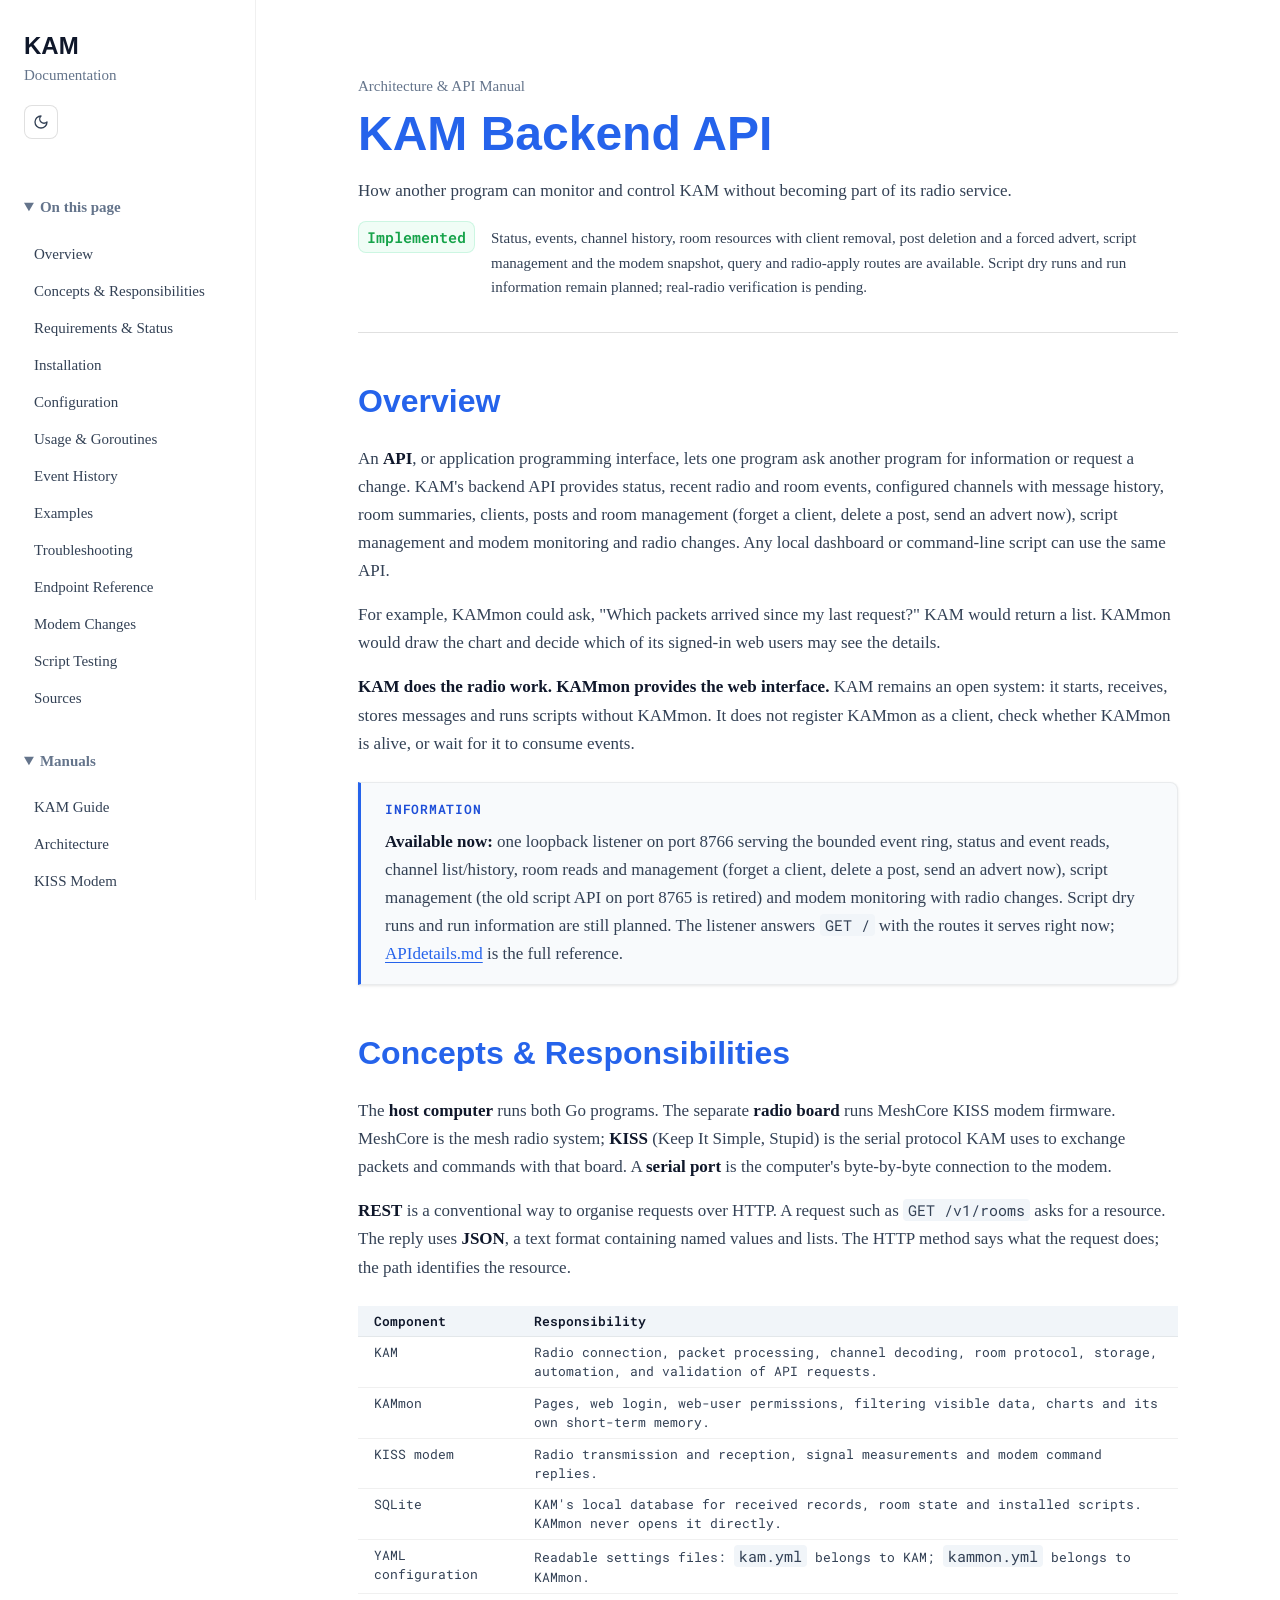
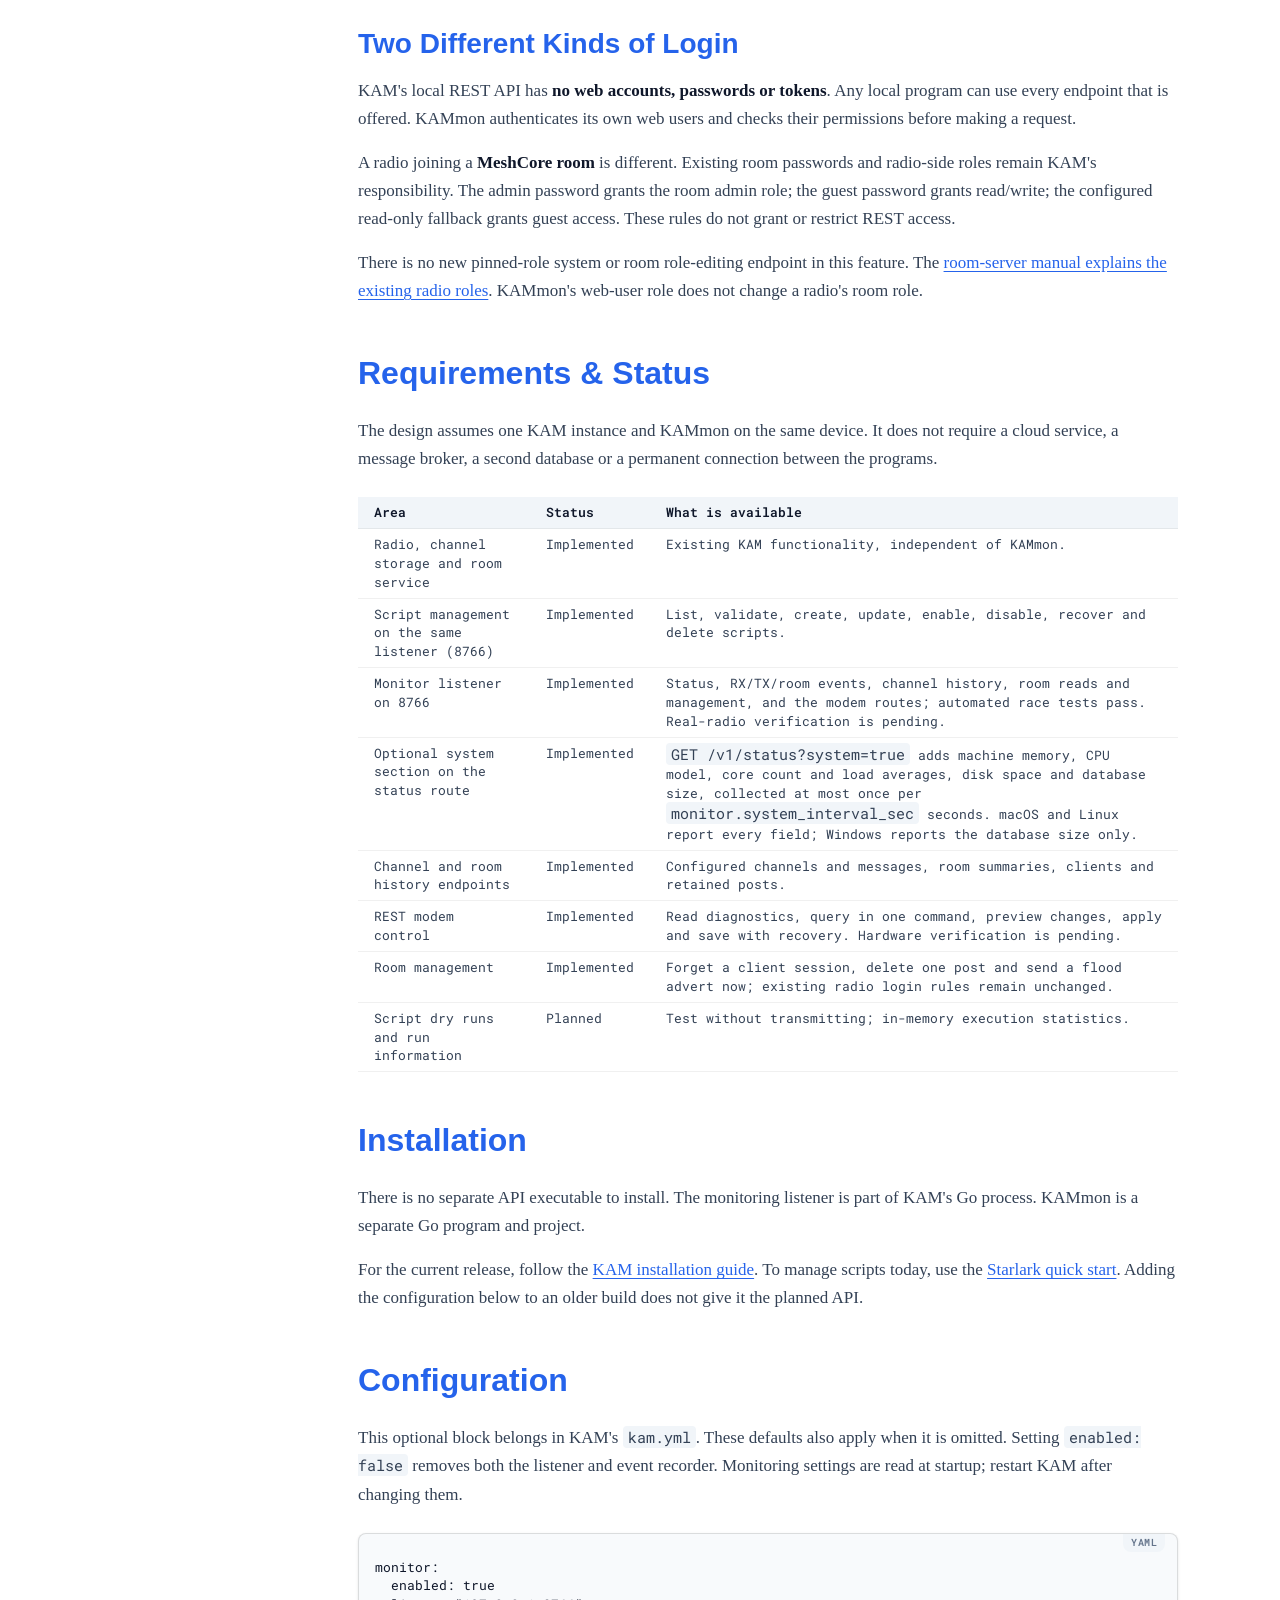
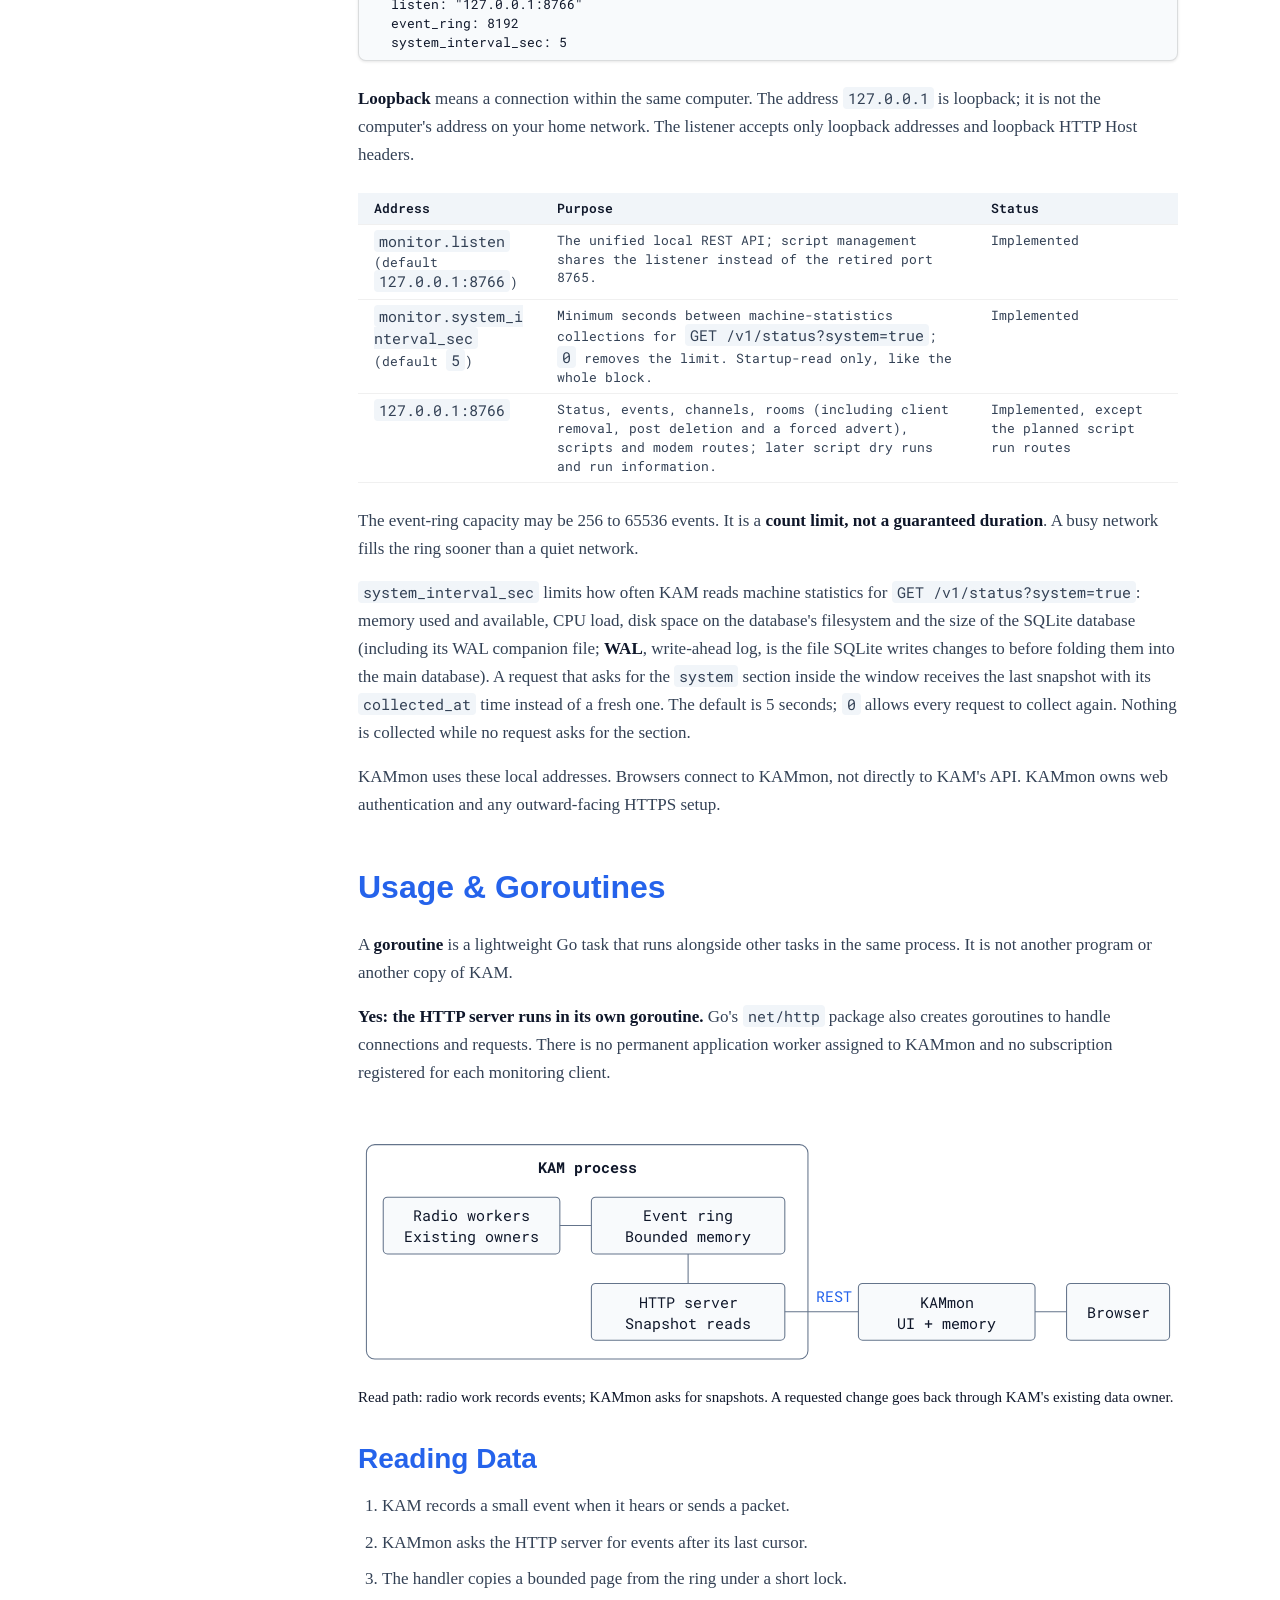
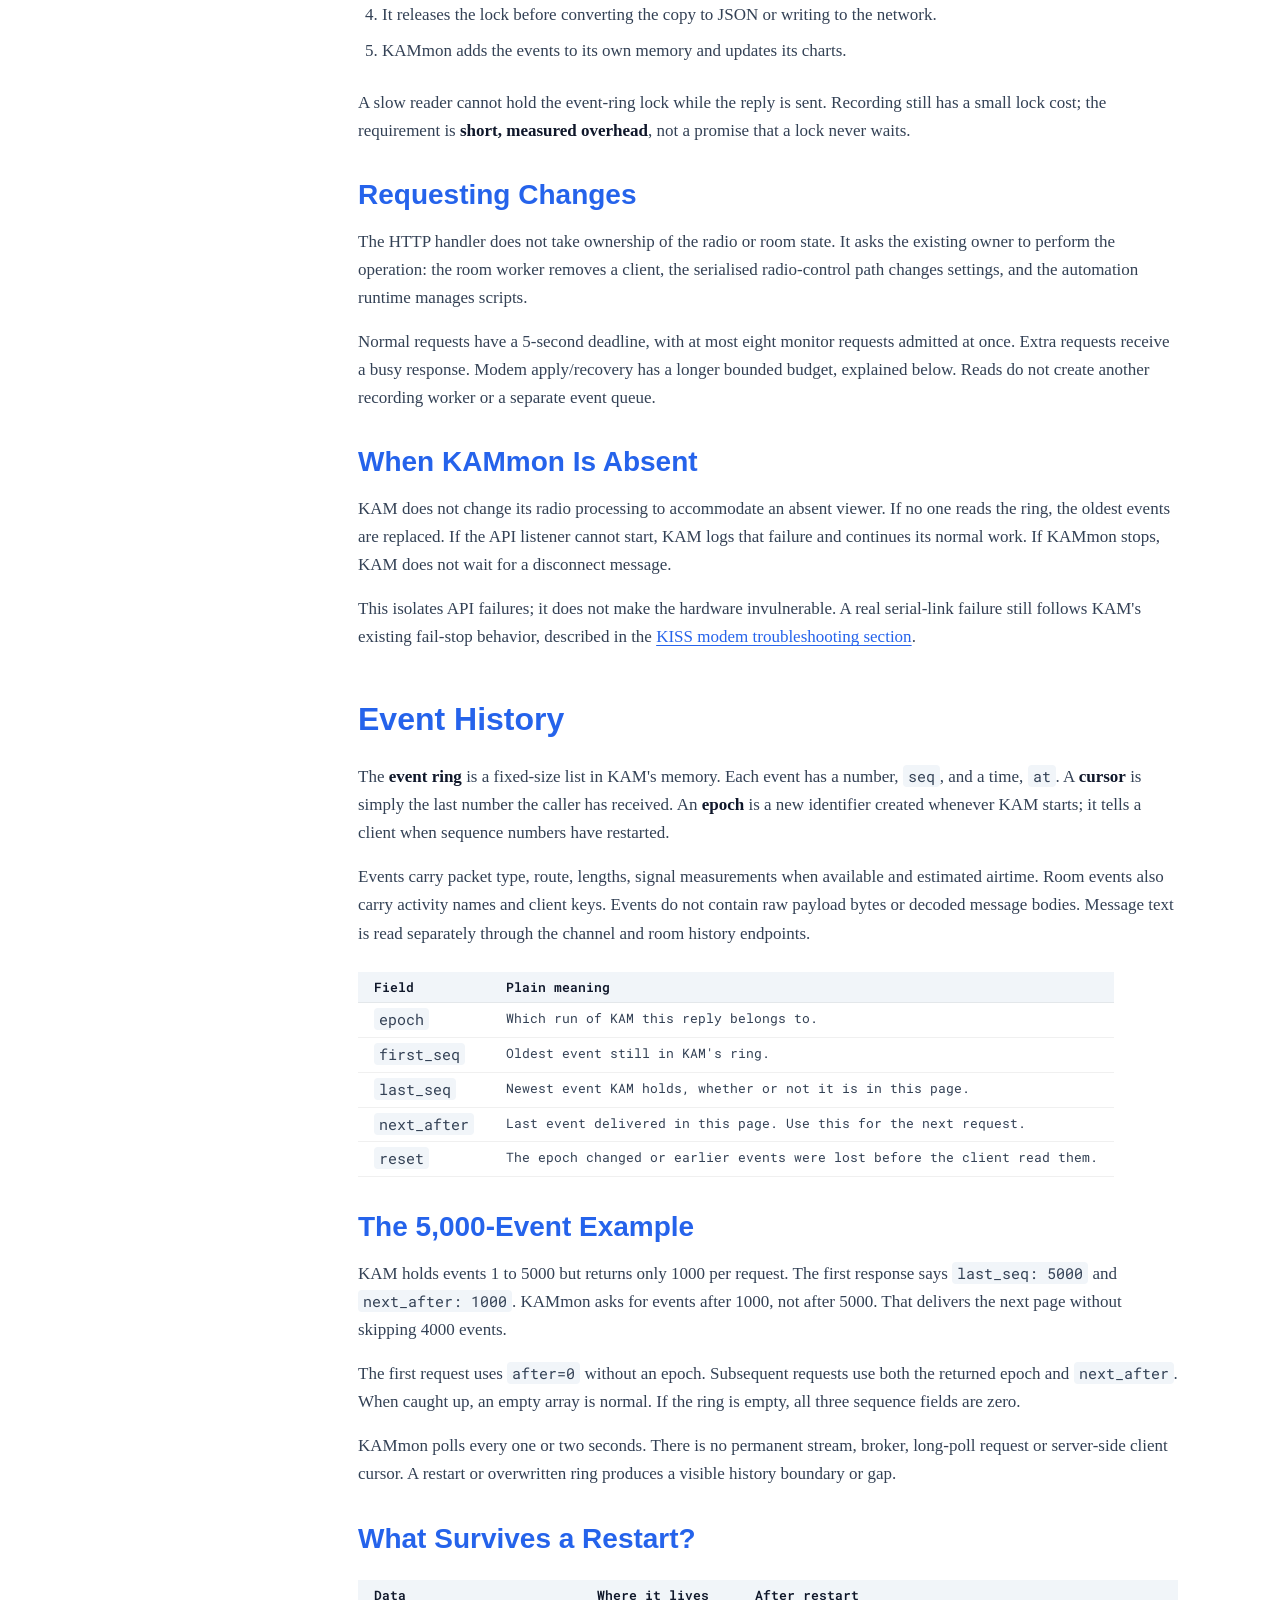
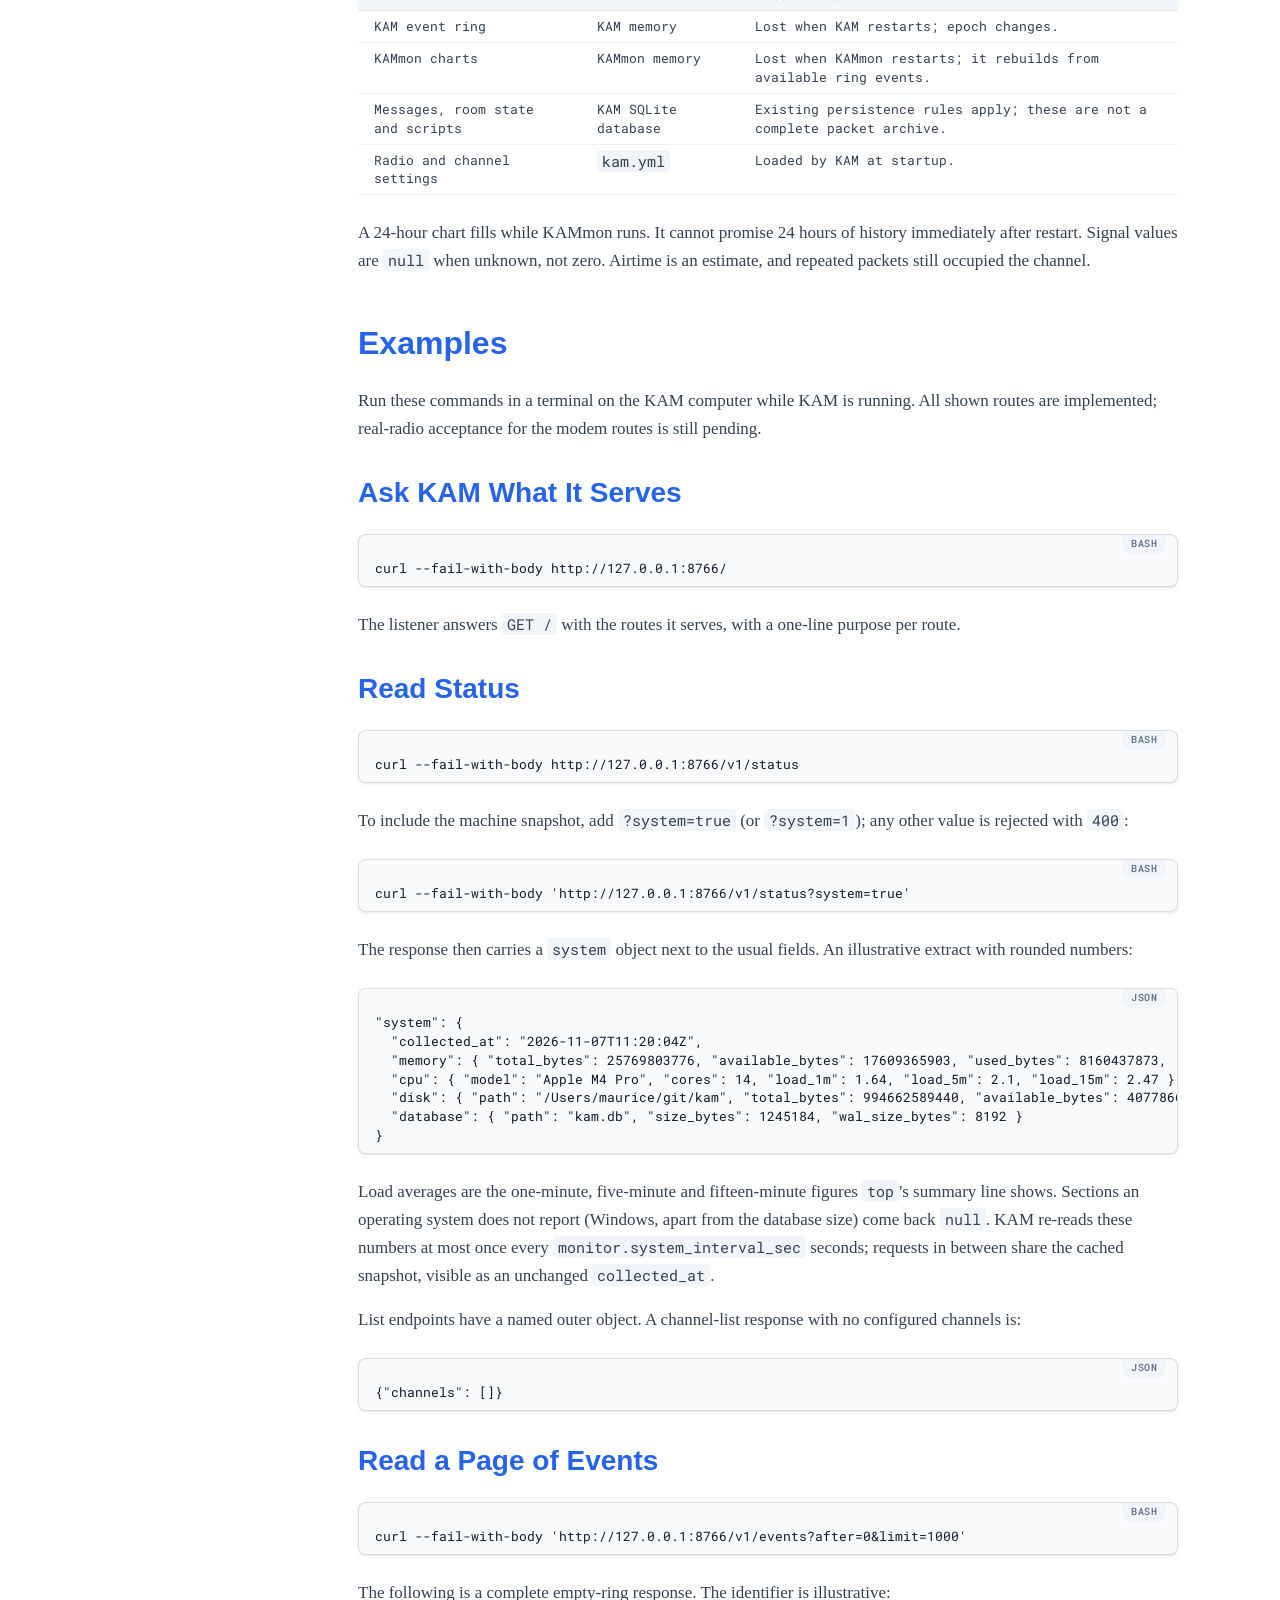
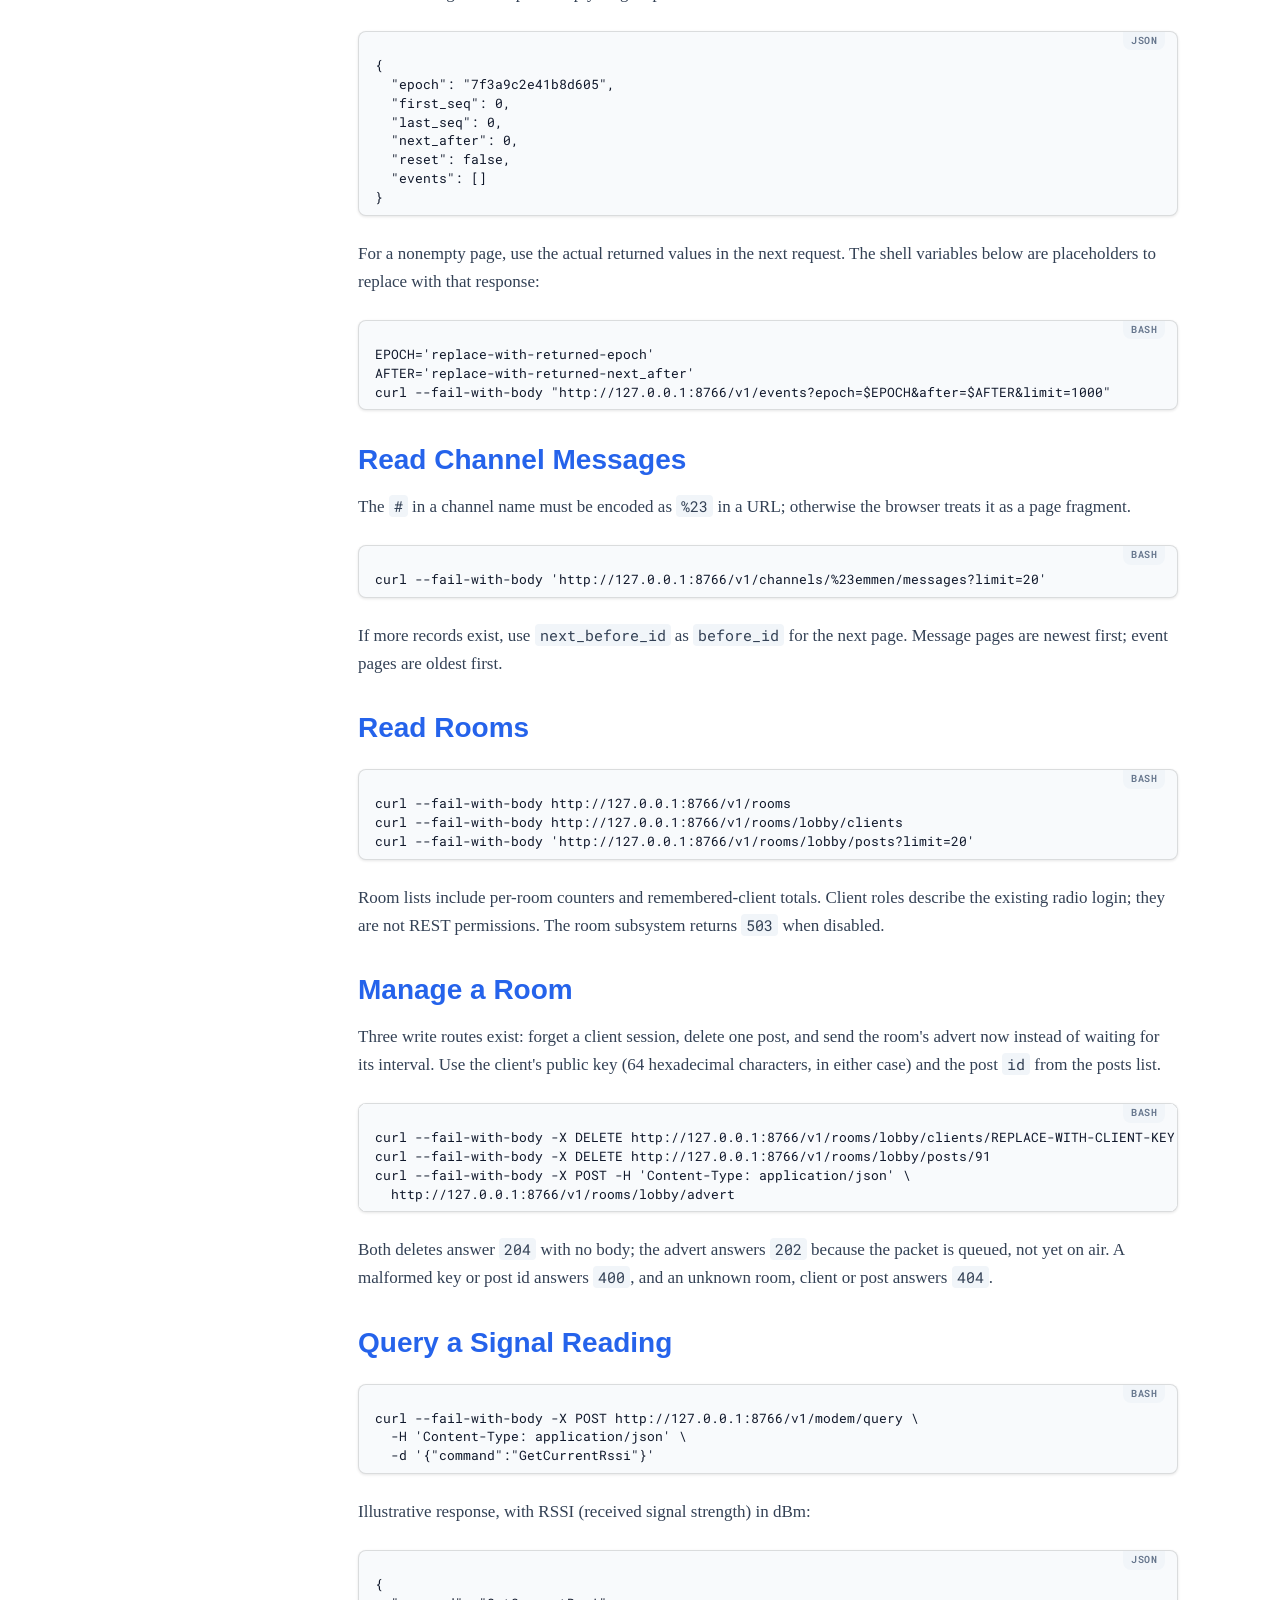
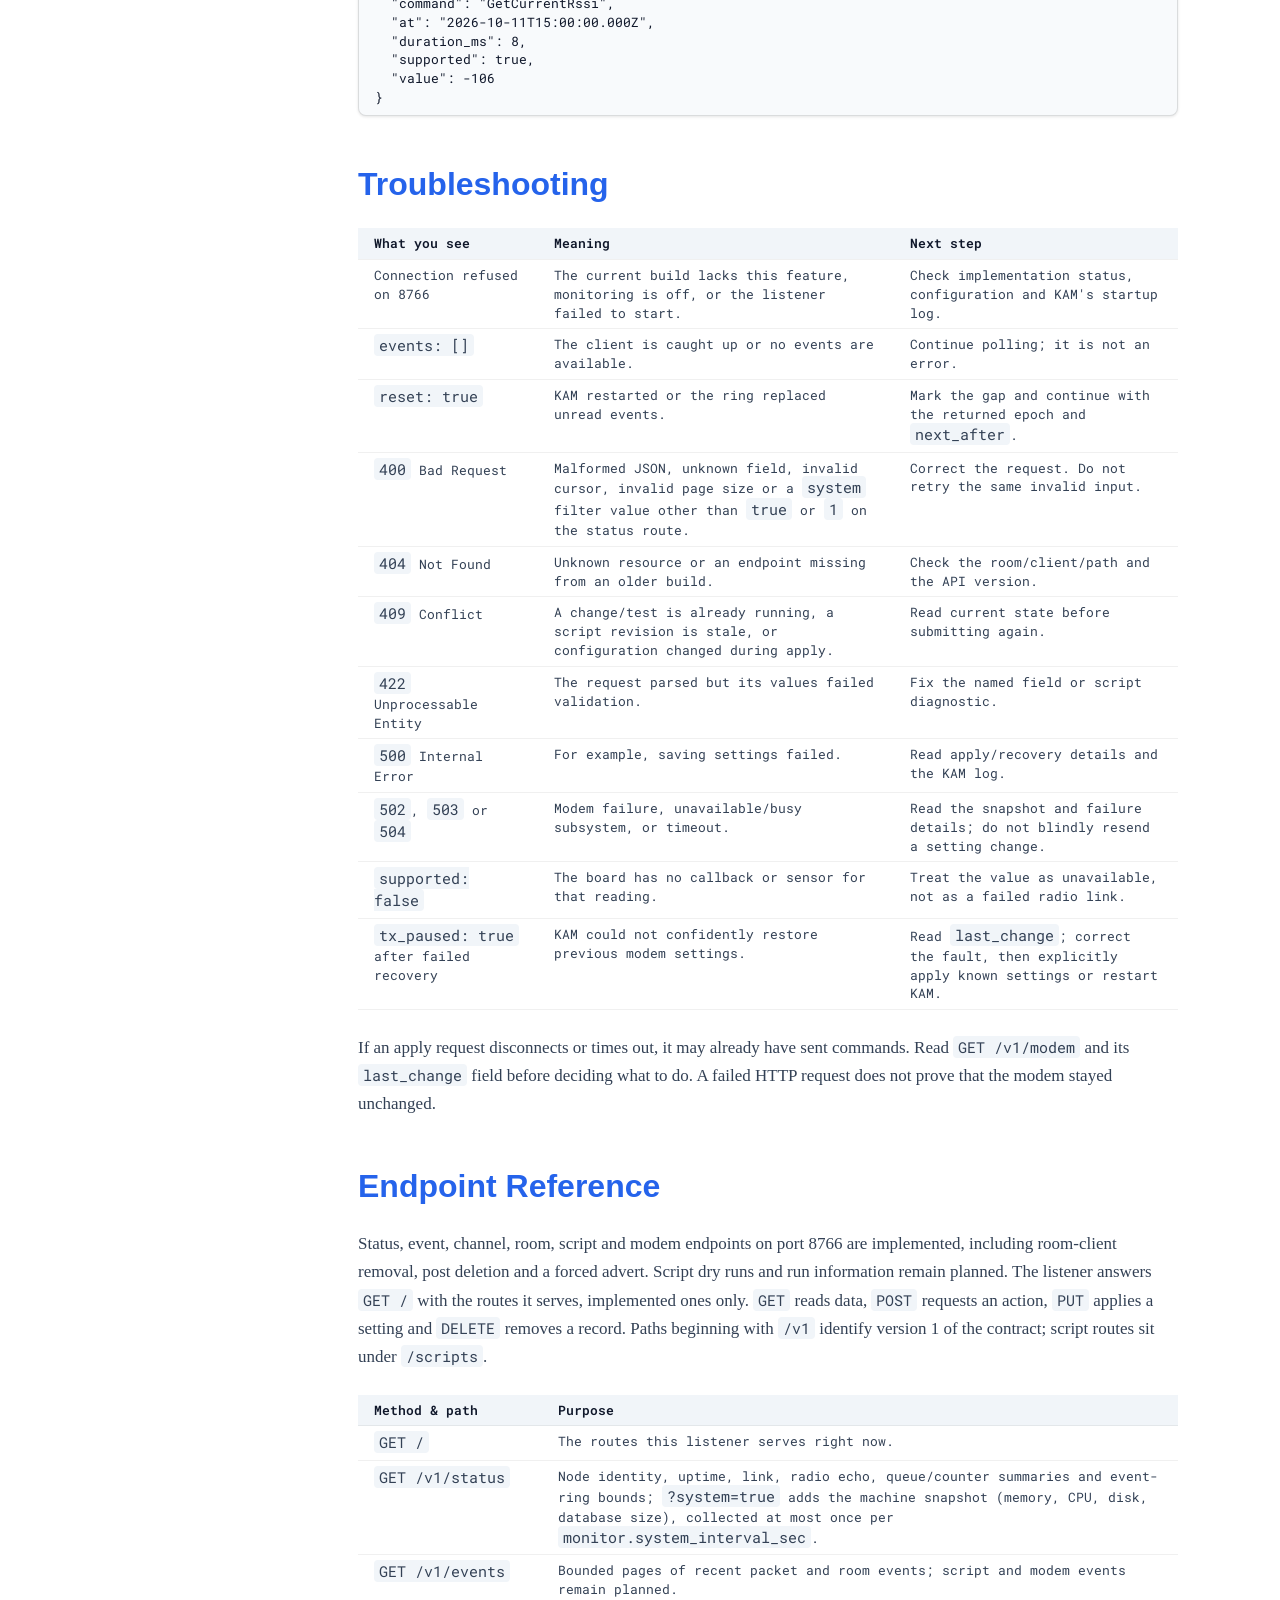
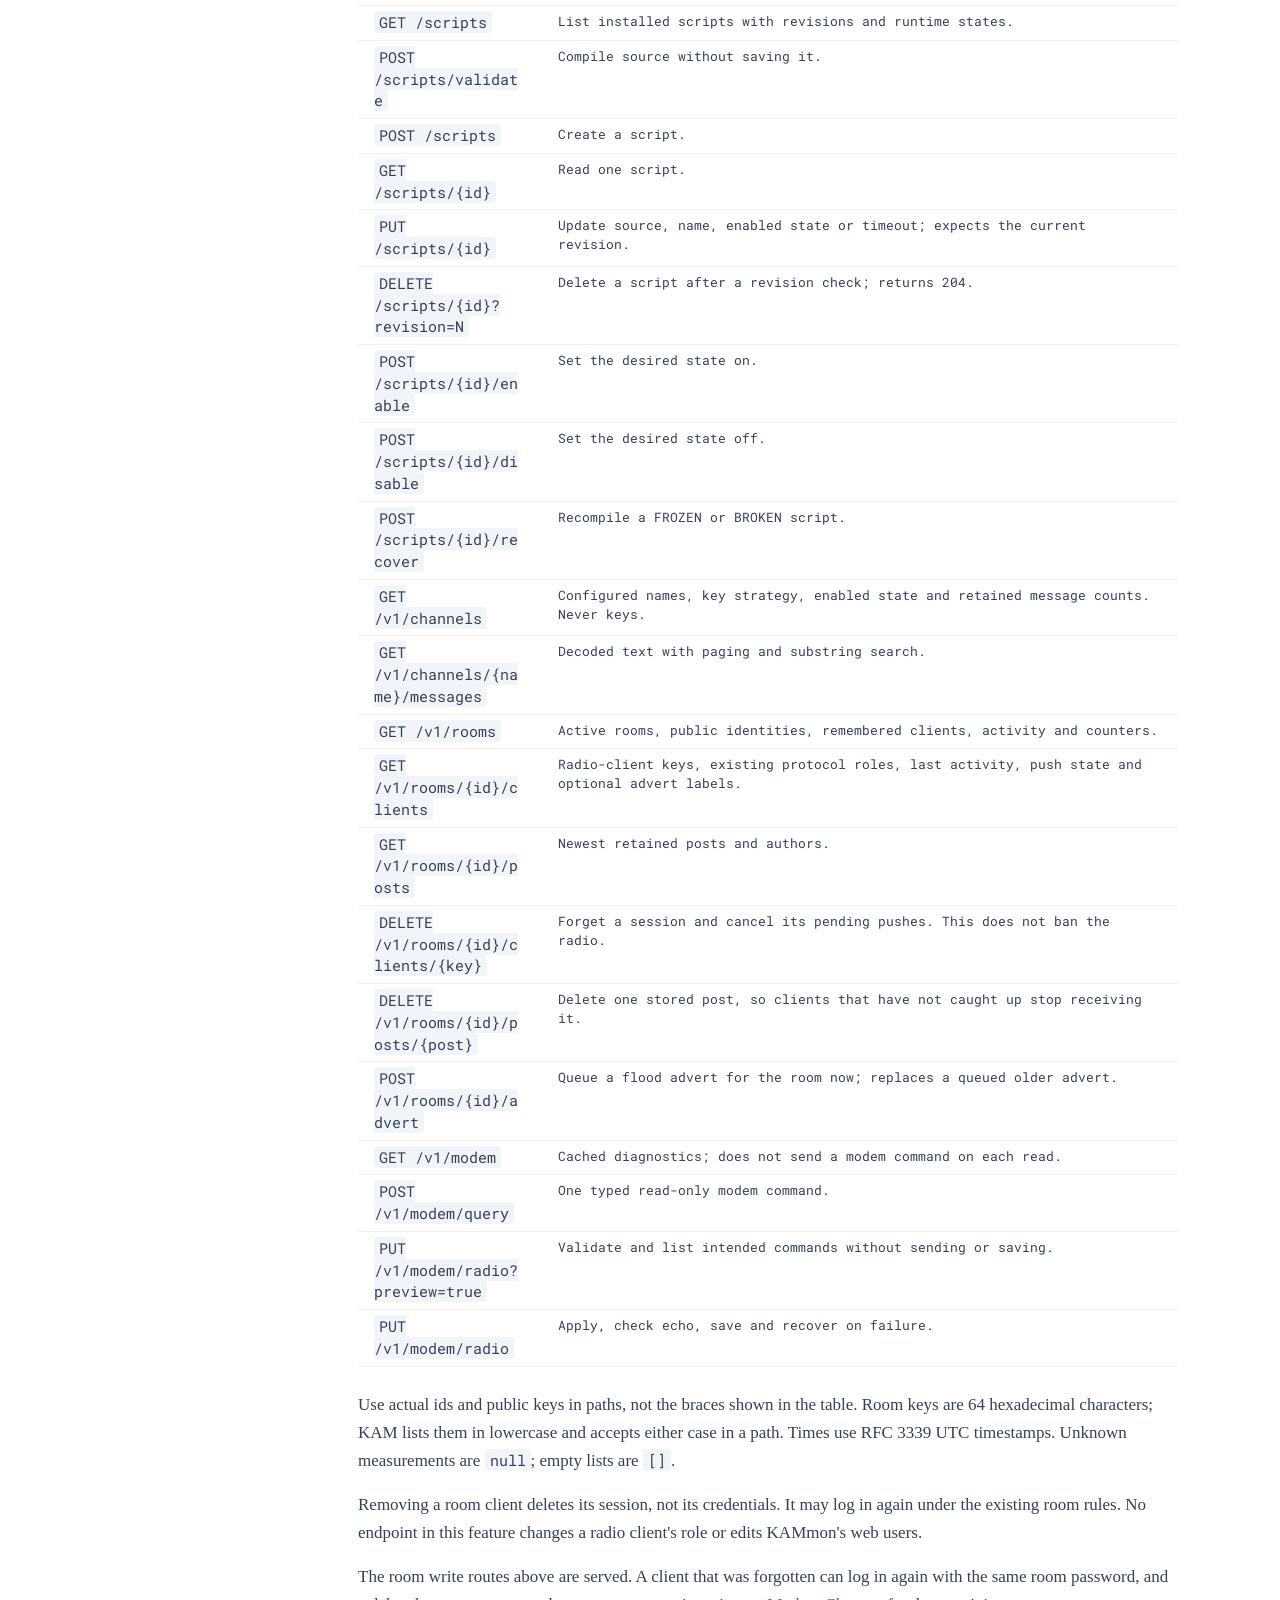
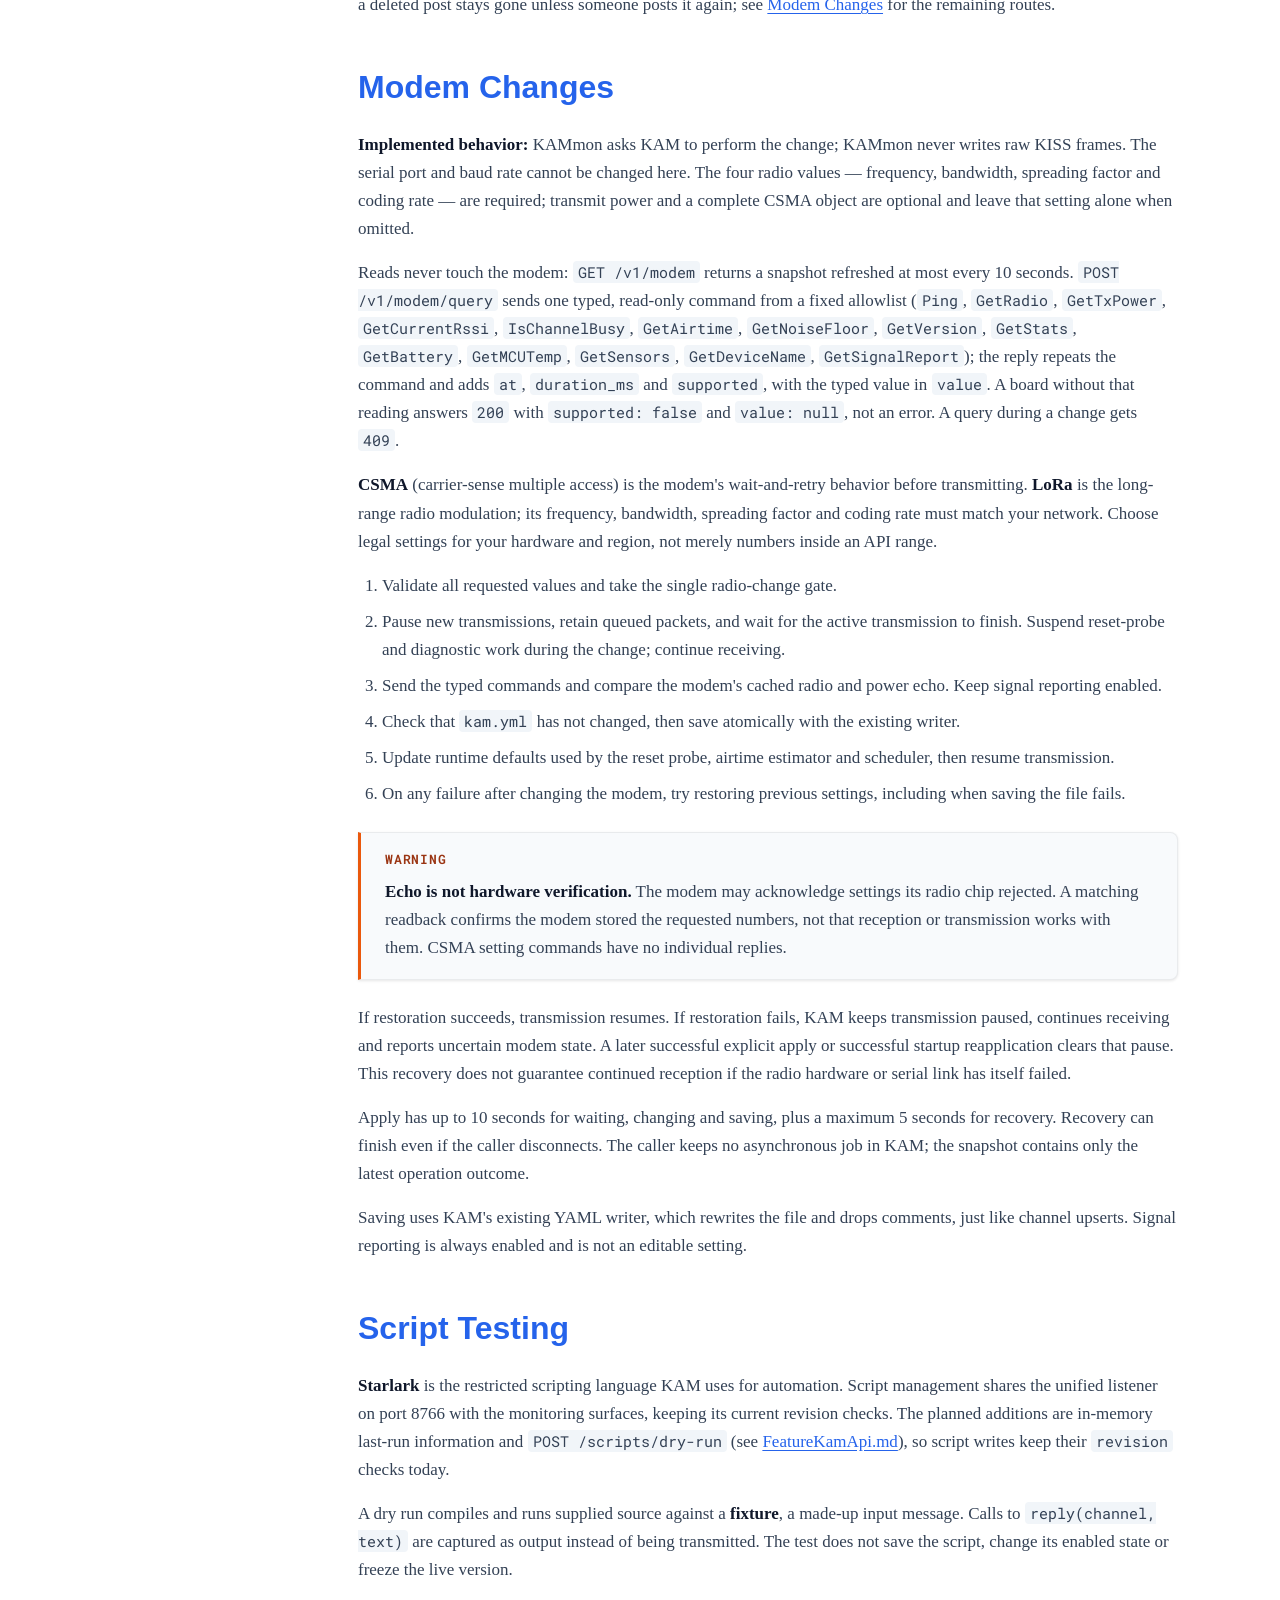
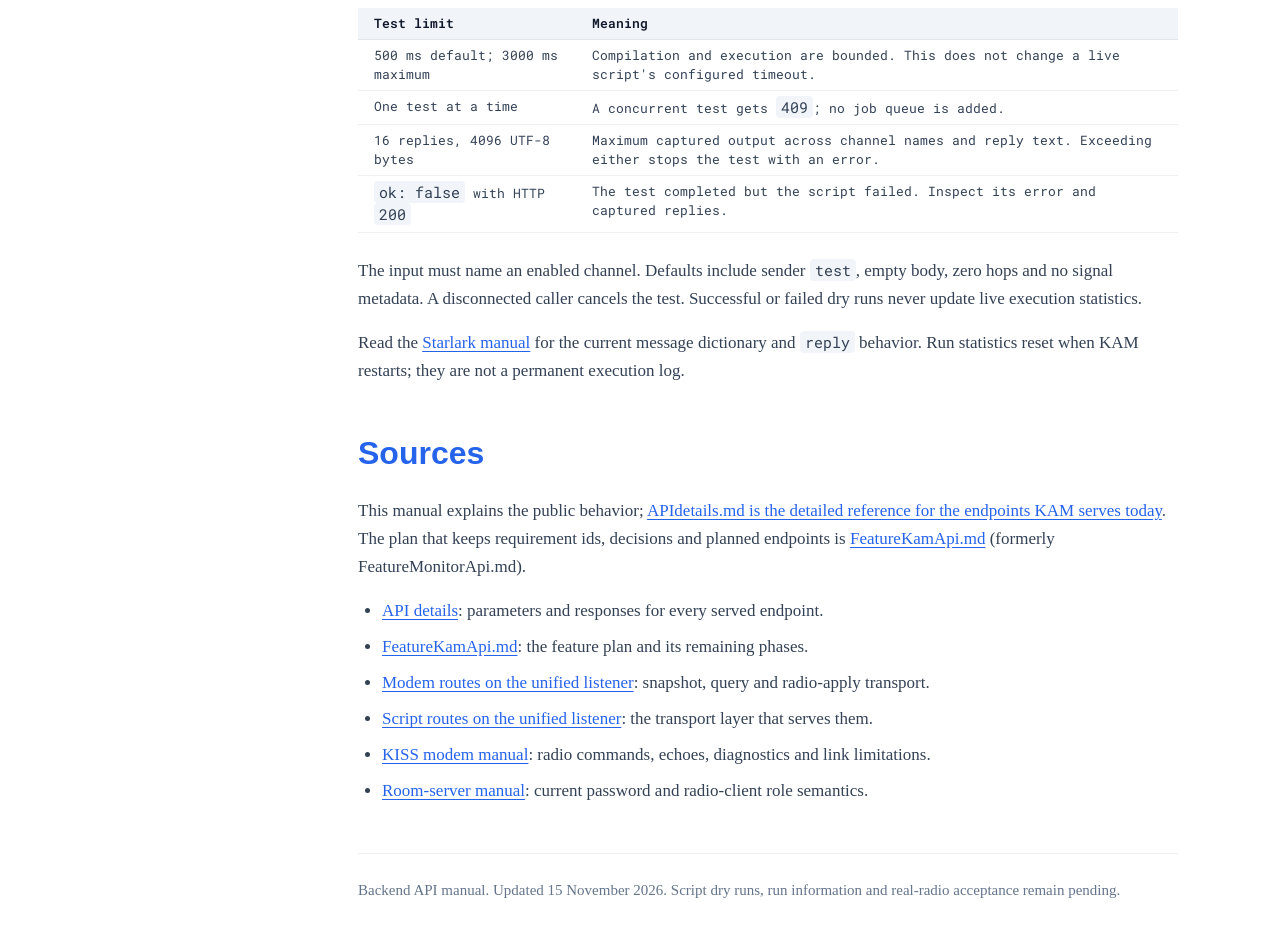
<file: manuals/FeatureMonitorApi.html>
<!doctype html>
<html lang="en">
<head>
    <meta charset="utf-8">
    <meta name="viewport" content="width=device-width, initial-scale=1">
    <meta name="description" content="Use KAM's loopback API for status, events, channel history, room monitoring and management, script management and modem diagnostics; script dry runs and run information remain planned.">
    <title>Backend API Manual</title>
    <link href="manuals.css" rel="stylesheet">
    <script>try{var t=localStorage.getItem("kam-theme");if(t?t==="dark":matchMedia("(prefers-color-scheme: dark)").matches)document.documentElement.dataset.theme="dark"}catch(e){}</script>
    <script src="manuals.js" defer></script>
</head>
<body>
    <a class="skip-link" href="#main-content">Skip to content</a>
    <aside>
        <div class="manual-brand"><strong>KAM</strong><span>Documentation</span><button class="theme-toggle" type="button" aria-label="Switch to dark mode"><svg class="icon-moon" viewBox="0 0 24 24" aria-hidden="true" focusable="false"><path d="M12 3a6 6 0 0 0 9 9 9 9 0 1 1-9-9Z"/></svg><svg class="icon-sun" viewBox="0 0 24 24" aria-hidden="true" focusable="false"><circle cx="12" cy="12" r="4"/><path d="M12 2v2M12 20v2M4.93 4.93l1.41 1.41M17.66 17.66l1.41 1.41M2 12h2M20 12h2M6.34 17.66l-1.41 1.41M19.07 4.93l-1.41 1.41"/></svg></button>
</div>
        <details class="manual-navigation" open>
            <summary>Contents</summary>
            <details class="navigation-section" open>
                <summary>On this page</summary>
                <nav aria-label="On this page">
                    <a href="#overview">Overview</a>
                    <a href="#concepts">Concepts &amp; Responsibilities</a>
                    <a href="#requirements">Requirements &amp; Status</a>
                    <a href="#installation">Installation</a>
                    <a href="#configuration">Configuration</a>
                    <a href="#usage">Usage &amp; Goroutines</a>
                    <a href="#events">Event History</a>
                    <a href="#examples">Examples</a>
                    <a href="#troubleshooting">Troubleshooting</a>
                    <a href="#reference">Endpoint Reference</a>
                    <a href="#modem">Modem Changes</a>
                    <a href="#scripts">Script Testing</a>
                    <a href="#sources">Sources</a>
                </nav>
            </details>
            <details class="navigation-section" open>
                <summary>Manuals</summary>
                <nav aria-label="Manuals">
                    <a href="KAM.html">KAM Guide</a>
                    <a href="Architecture.html">Architecture</a>
                    <a href="FeatureKissModem.html">KISS Modem</a>
                    <a href="FeatureRoomServer.html">Room Server</a>
                    <a href="FeatureStarlark.html">Starlark Automations</a>
                    <a href="FeatureMonitorApi.html" aria-current="page">Backend API</a>
                </nav>
            </details>
        </details>
    </aside>
    <main id="main-content" tabindex="-1">
        <header>
            <span>Architecture &amp; API Manual</span>
            <h1>KAM Backend API</h1>
            <p>How another program can monitor and control KAM without becoming part of its radio service.</p>
            <p><span class="badge badge-green">Implemented</span><span>Status, events, channel history, room resources with client removal, post deletion and a forced advert, script management and the modem snapshot, query and radio-apply routes are available. Script dry runs and run information remain planned; real-radio verification is pending.</span></p>
        </header>
        <article class="prose">
            <section id="overview">
                <h2>Overview</h2>
                <p>An <strong>API</strong>, or application programming interface, lets one program ask another program for information or request a change. KAM's backend API provides status, recent radio and room events, configured channels with message history, room summaries, clients, posts and room management (forget a client, delete a post, send an advert now), script management and modem monitoring and radio changes. Any local dashboard or command-line script can use the same API.</p>
                <p>For example, KAMmon could ask, "Which packets arrived since my last request?" KAM would return a list. KAMmon would draw the chart and decide which of its signed-in web users may see the details.</p>
                <p><strong>KAM does the radio work. KAMmon provides the web interface.</strong> KAM remains an open system: it starts, receives, stores messages and runs scripts without KAMmon. It does not register KAMmon as a client, check whether KAMmon is alive, or wait for it to consume events.</p>
                <div class="info-box info-box-blue"><p><strong>Available now:</strong> one loopback listener on port 8766 serving the bounded event ring, status and event reads, channel list/history, room reads and management (forget a client, delete a post, send an advert now), script management (the old script API on port 8765 is retired) and modem monitoring with radio changes. Script dry runs and run information are still planned. The listener answers <code>GET /</code> with the routes it serves right now; <a href="../docs/APIdetails.md">APIdetails.md</a> is the full reference.</p></div>
            </section>

            <section id="concepts">
                <h2>Concepts &amp; Responsibilities</h2>
                <p>The <strong>host computer</strong> runs both Go programs. The separate <strong>radio board</strong> runs MeshCore KISS modem firmware. MeshCore is the mesh radio system; <strong>KISS</strong> (Keep It Simple, Stupid) is the serial protocol KAM uses to exchange packets and commands with that board. A <strong>serial port</strong> is the computer's byte-by-byte connection to the modem.</p>
                <p><strong>REST</strong> is a conventional way to organise requests over HTTP. A request such as <code>GET /v1/rooms</code> asks for a resource. The reply uses <strong>JSON</strong>, a text format containing named values and lists. The HTTP method says what the request does; the path identifies the resource.</p>
                <table>
                    <thead><tr><th>Component</th><th>Responsibility</th></tr></thead>
                    <tbody>
                        <tr><td>KAM</td><td>Radio connection, packet processing, channel decoding, room protocol, storage, automation, and validation of API requests.</td></tr>
                        <tr><td>KAMmon</td><td>Pages, web login, web-user permissions, filtering visible data, charts and its own short-term memory.</td></tr>
                        <tr><td>KISS modem</td><td>Radio transmission and reception, signal measurements and modem command replies.</td></tr>
                        <tr><td>SQLite</td><td>KAM's local database for received records, room state and installed scripts. KAMmon never opens it directly.</td></tr>
                        <tr><td>YAML configuration</td><td>Readable settings files: <code>kam.yml</code> belongs to KAM; <code>kammon.yml</code> belongs to KAMmon.</td></tr>
                    </tbody>
                </table>
                <h3>Two Different Kinds of Login</h3>
                <p>KAM's local REST API has <strong>no web accounts, passwords or tokens</strong>. Any local program can use every endpoint that is offered. KAMmon authenticates its own web users and checks their permissions before making a request.</p>
                <p>A radio joining a <strong>MeshCore room</strong> is different. Existing room passwords and radio-side roles remain KAM's responsibility. The admin password grants the room admin role; the guest password grants read/write; the configured read-only fallback grants guest access. These rules do not grant or restrict REST access.</p>
                <p>There is no new pinned-role system or room role-editing endpoint in this feature. The <a href="FeatureRoomServer.html#roles">room-server manual explains the existing radio roles</a>. KAMmon's web-user role does not change a radio's room role.</p>
            </section>

            <section id="requirements">
                <h2>Requirements &amp; Status</h2>
                <p>The design assumes one KAM instance and KAMmon on the same device. It does not require a cloud service, a message broker, a second database or a permanent connection between the programs.</p>
                <table>
                    <thead><tr><th>Area</th><th>Status</th><th>What is available</th></tr></thead>
                    <tbody>
                        <tr><td>Radio, channel storage and room service</td><td>Implemented</td><td>Existing KAM functionality, independent of KAMmon.</td></tr>
                        <tr><td>Script management on the same listener (8766)</td><td>Implemented</td><td>List, validate, create, update, enable, disable, recover and delete scripts.</td></tr>
                        <tr><td>Monitor listener on 8766</td><td>Implemented</td><td>Status, RX/TX/room events, channel history, room reads and management, and the modem routes; automated race tests pass. Real-radio verification is pending.</td></tr>
                        <tr><td>Optional system section on the status route</td><td>Implemented</td><td><code>GET /v1/status?system=true</code> adds machine memory, CPU model, core count and load averages, disk space and database size, collected at most once per <code>monitor.system_interval_sec</code> seconds. macOS and Linux report every field; Windows reports the database size only.</td></tr>
                        <tr><td>Channel and room history endpoints</td><td>Implemented</td><td>Configured channels and messages, room summaries, clients and retained posts.</td></tr>
                        <tr><td>REST modem control</td><td>Implemented</td><td>Read diagnostics, query in one command, preview changes, apply and save with recovery. Hardware verification is pending.</td></tr>
                        <tr><td>Room management</td><td>Implemented</td><td>Forget a client session, delete one post and send a flood advert now; existing radio login rules remain unchanged.</td></tr>
                        <tr><td>Script dry runs and run information</td><td>Planned</td><td>Test without transmitting; in-memory execution statistics.</td></tr>
                    </tbody>
                </table>
            </section>

            <section id="installation">
                <h2>Installation</h2>
                <p>There is no separate API executable to install. The monitoring listener is part of KAM's Go process. KAMmon is a separate Go program and project.</p>
                <p>For the current release, follow the <a href="KAM.html#installation">KAM installation guide</a>. To manage scripts today, use the <a href="FeatureStarlark.html#quickstart">Starlark quick start</a>. Adding the configuration below to an older build does not give it the planned API.</p>
            </section>

            <section id="configuration">
                <h2>Configuration</h2>
                <p>This optional block belongs in KAM's <code>kam.yml</code>. These defaults also apply when it is omitted. Setting <code>enabled: false</code> removes both the listener and event recorder. Monitoring settings are read at startup; restart KAM after changing them.</p>
                <pre><code class="language-yaml">monitor:
  enabled: true
  listen: "127.0.0.1:8766"
  event_ring: 8192
  system_interval_sec: 5</code></pre>
                <p><strong>Loopback</strong> means a connection within the same computer. The address <code>127.0.0.1</code> is loopback; it is not the computer's address on your home network. The listener accepts only loopback addresses and loopback HTTP Host headers.</p>
                <table>
                    <thead><tr><th>Address</th><th>Purpose</th><th>Status</th></tr></thead>
                    <tbody>
                        <tr><td><code>monitor.listen</code> (default <code>127.0.0.1:8766</code>)</td><td>The unified local REST API; script management shares the listener instead of the retired port 8765.</td><td>Implemented</td></tr>
                        <tr><td><code>monitor.system_interval_sec</code> (default <code>5</code>)</td><td>Minimum seconds between machine-statistics collections for <code>GET /v1/status?system=true</code>; <code>0</code> removes the limit. Startup-read only, like the whole block.</td><td>Implemented</td></tr>
                        <tr><td><code>127.0.0.1:8766</code></td><td>Status, events, channels, rooms (including client removal, post deletion and a forced advert), scripts and modem routes; later script dry runs and run information.</td><td>Implemented, except the planned script run routes</td></tr>
                    </tbody>
                </table>
                <p>The event-ring capacity may be 256 to 65536 events. It is a <strong>count limit, not a guaranteed duration</strong>. A busy network fills the ring sooner than a quiet network.</p>
                <p><code>system_interval_sec</code> limits how often KAM reads machine statistics for <code>GET /v1/status?system=true</code>: memory used and available, CPU load, disk space on the database's filesystem and the size of the SQLite database (including its WAL companion file; <strong>WAL</strong>, write-ahead log, is the file SQLite writes changes to before folding them into the main database). A request that asks for the <code>system</code> section inside the window receives the last snapshot with its <code>collected_at</code> time instead of a fresh one. The default is 5 seconds; <code>0</code> allows every request to collect again. Nothing is collected while no request asks for the section.</p>
                <p>KAMmon uses these local addresses. Browsers connect to KAMmon, not directly to KAM's API. KAMmon owns web authentication and any outward-facing HTTPS setup.</p>
            </section>

            <section id="usage">
                <h2>Usage &amp; Goroutines</h2>
                <p>A <strong>goroutine</strong> is a lightweight Go task that runs alongside other tasks in the same process. It is not another program or another copy of KAM.</p>
                <p><strong>Yes: the HTTP server runs in its own goroutine.</strong> Go's <code>net/http</code> package also creates goroutines to handle connections and requests. There is no permanent application worker assigned to KAMmon and no subscription registered for each monitoring client.</p>
                <figure style="margin:24px 0">
                    <div role="region" aria-label="Backend data-flow diagram" tabindex="0" style="overflow-x:auto">
                        <svg role="img" aria-labelledby="flow-title flow-description" viewBox="0 0 780 260" style="display:block;width:100%;min-width:720px;font-family:var(--kam-font-code);font-size:14px">
                            <title id="flow-title">KAM and KAMmon data flow</title>
                            <desc id="flow-description">Inside KAM, radio workers record events in a bounded memory ring. The HTTP server reads snapshots and returns them to KAMmon. KAMmon holds chart data in its own memory and serves the browser. Changes return through the HTTP server to the existing KAM owner.</desc>
                            <g fill="var(--bg-1)" stroke="var(--text-muted)">
                                <rect x="8" y="32" width="420" height="204" rx="8" fill="var(--bg-0)"/>
                                <rect x="24" y="82" width="168" height="54" rx="4"/>
                                <rect x="222" y="82" width="184" height="54" rx="4"/>
                                <rect x="222" y="164" width="184" height="54" rx="4"/>
                                <rect x="476" y="164" width="168" height="54" rx="4"/>
                                <rect x="674" y="164" width="98" height="54" rx="4"/>
                                <path d="M192 109 H222 M314 136 V164 M406 191 H476 M644 191 H674" fill="none"/>
                            </g>
                            <g fill="var(--text-primary)" text-anchor="middle">
                                <text x="218" y="59" font-weight="bold">KAM process</text>
                                <text x="108" y="105">Radio workers</text><text x="108" y="125">Existing owners</text>
                                <text x="314" y="105">Event ring</text><text x="314" y="125">Bounded memory</text>
                                <text x="314" y="187">HTTP server</text><text x="314" y="207">Snapshot reads</text>
                                <text x="560" y="187">KAMmon</text><text x="560" y="207">UI + memory</text>
                                <text x="723" y="197">Browser</text>
                            </g>
                            <text x="436" y="182" fill="var(--signal)">REST</text>
                        </svg>
                    </div>
                    <figcaption class="text-sm">Read path: radio work records events; KAMmon asks for snapshots. A requested change goes back through KAM's existing data owner.</figcaption>
                </figure>
                <h3>Reading Data</h3>
                <ol>
                    <li>KAM records a small event when it hears or sends a packet.</li>
                    <li>KAMmon asks the HTTP server for events after its last cursor.</li>
                    <li>The handler copies a bounded page from the ring under a short lock.</li>
                    <li>It releases the lock before converting the copy to JSON or writing to the network.</li>
                    <li>KAMmon adds the events to its own memory and updates its charts.</li>
                </ol>
                <p>A slow reader cannot hold the event-ring lock while the reply is sent. Recording still has a small lock cost; the requirement is <strong>short, measured overhead</strong>, not a promise that a lock never waits.</p>
                <h3>Requesting Changes</h3>
                <p>The HTTP handler does not take ownership of the radio or room state. It asks the existing owner to perform the operation: the room worker removes a client, the serialised radio-control path changes settings, and the automation runtime manages scripts.</p>
                <p>Normal requests have a 5-second deadline, with at most eight monitor requests admitted at once. Extra requests receive a busy response. Modem apply/recovery has a longer bounded budget, explained below. Reads do not create another recording worker or a separate event queue.</p>
                <h3>When KAMmon Is Absent</h3>
                <p>KAM does not change its radio processing to accommodate an absent viewer. If no one reads the ring, the oldest events are replaced. If the API listener cannot start, KAM logs that failure and continues its normal work. If KAMmon stops, KAM does not wait for a disconnect message.</p>
                <p>This isolates API failures; it does not make the hardware invulnerable. A real serial-link failure still follows KAM's existing fail-stop behavior, described in the <a href="FeatureKissModem.html#troubleshooting">KISS modem troubleshooting section</a>.</p>
            </section>

            <section id="events">
                <h2>Event History</h2>
                <p>The <strong>event ring</strong> is a fixed-size list in KAM's memory. Each event has a number, <code>seq</code>, and a time, <code>at</code>. A <strong>cursor</strong> is simply the last number the caller has received. An <strong>epoch</strong> is a new identifier created whenever KAM starts; it tells a client when sequence numbers have restarted.</p>
                <p>Events carry packet type, route, lengths, signal measurements when available and estimated airtime. Room events also carry activity names and client keys. Events do not contain raw payload bytes or decoded message bodies. Message text is read separately through the channel and room history endpoints.</p>
                <table>
                    <thead><tr><th>Field</th><th>Plain meaning</th></tr></thead>
                    <tbody>
                        <tr><td><code>epoch</code></td><td>Which run of KAM this reply belongs to.</td></tr>
                        <tr><td><code>first_seq</code></td><td>Oldest event still in KAM's ring.</td></tr>
                        <tr><td><code>last_seq</code></td><td>Newest event KAM holds, whether or not it is in this page.</td></tr>
                        <tr><td><code>next_after</code></td><td>Last event delivered in this page. Use this for the next request.</td></tr>
                        <tr><td><code>reset</code></td><td>The epoch changed or earlier events were lost before the client read them.</td></tr>
                    </tbody>
                </table>
                <h3>The 5,000-Event Example</h3>
                <p>KAM holds events 1 to 5000 but returns only 1000 per request. The first response says <code>last_seq: 5000</code> and <code>next_after: 1000</code>. KAMmon asks for events after 1000, not after 5000. That delivers the next page without skipping 4000 events.</p>
                <p>The first request uses <code>after=0</code> without an epoch. Subsequent requests use both the returned epoch and <code>next_after</code>. When caught up, an empty array is normal. If the ring is empty, all three sequence fields are zero.</p>
                <p>KAMmon polls every one or two seconds. There is no permanent stream, broker, long-poll request or server-side client cursor. A restart or overwritten ring produces a visible history boundary or gap.</p>
                <h3>What Survives a Restart?</h3>
                <table>
                    <thead><tr><th>Data</th><th>Where it lives</th><th>After restart</th></tr></thead>
                    <tbody>
                        <tr><td>KAM event ring</td><td>KAM memory</td><td>Lost when KAM restarts; epoch changes.</td></tr>
                        <tr><td>KAMmon charts</td><td>KAMmon memory</td><td>Lost when KAMmon restarts; it rebuilds from available ring events.</td></tr>
                        <tr><td>Messages, room state and scripts</td><td>KAM SQLite database</td><td>Existing persistence rules apply; these are not a complete packet archive.</td></tr>
                        <tr><td>Radio and channel settings</td><td><code>kam.yml</code></td><td>Loaded by KAM at startup.</td></tr>
                    </tbody>
                </table>
                <p>A 24-hour chart fills while KAMmon runs. It cannot promise 24 hours of history immediately after restart. Signal values are <code>null</code> when unknown, not zero. Airtime is an estimate, and repeated packets still occupied the channel.</p>
            </section>

            <section id="examples">
                <h2>Examples</h2>
                <p>Run these commands in a terminal on the KAM computer while KAM is running. All shown routes are implemented; real-radio acceptance for the modem routes is still pending.</p>
                <h3>Ask KAM What It Serves</h3>
                <pre><code class="language-bash">curl --fail-with-body http://127.0.0.1:8766/</code></pre>
                <p>The listener answers <code>GET /</code> with the routes it serves, with a one-line purpose per route.</p>
                <h3>Read Status</h3>
                <pre><code class="language-bash">curl --fail-with-body http://127.0.0.1:8766/v1/status</code></pre>
                <p>To include the machine snapshot, add <code>?system=true</code> (or <code>?system=1</code>); any other value is rejected with <code>400</code>:</p>
                <pre><code class="language-bash">curl --fail-with-body 'http://127.0.0.1:8766/v1/status?system=true'</code></pre>
                <p>The response then carries a <code>system</code> object next to the usual fields. An illustrative extract with rounded numbers:</p>
                <pre><code class="language-json">"system": {
  "collected_at": "2026-11-07T11:20:04Z",
  "memory": { "total_bytes": 25769803776, "available_bytes": 17609365903, "used_bytes": 8160437873, "used_percent": 31.4 },
  "cpu": { "model": "Apple M4 Pro", "cores": 14, "load_1m": 1.64, "load_5m": 2.1, "load_15m": 2.47 },
  "disk": { "path": "/Users/maurice/git/kam", "total_bytes": 994662589440, "available_bytes": 407786668032, "used_bytes": 586875921408, "used_percent": 58.9 },
  "database": { "path": "kam.db", "size_bytes": 1245184, "wal_size_bytes": 8192 }
}</code></pre>
                <p>Load averages are the one-minute, five-minute and fifteen-minute figures <code>top</code>'s summary line shows. Sections an operating system does not report (Windows, apart from the database size) come back <code>null</code>. KAM re-reads these numbers at most once every <code>monitor.system_interval_sec</code> seconds; requests in between share the cached snapshot, visible as an unchanged <code>collected_at</code>.</p>
                <p>List endpoints have a named outer object. A channel-list response with no configured channels is:</p>
                <pre><code class="language-json">{"channels": []}</code></pre>
                <h3>Read a Page of Events</h3>
                <pre><code class="language-bash">curl --fail-with-body 'http://127.0.0.1:8766/v1/events?after=0&amp;limit=1000'</code></pre>
                <p>The following is a complete empty-ring response. The identifier is illustrative:</p>
                <pre><code class="language-json">{
  "epoch": "7f3a9c2e41b8d605",
  "first_seq": 0,
  "last_seq": 0,
  "next_after": 0,
  "reset": false,
  "events": []
}</code></pre>
                <p>For a nonempty page, use the actual returned values in the next request. The shell variables below are placeholders to replace with that response:</p>
                <pre><code class="language-bash">EPOCH='replace-with-returned-epoch'
AFTER='replace-with-returned-next_after'
curl --fail-with-body "http://127.0.0.1:8766/v1/events?epoch=$EPOCH&amp;after=$AFTER&amp;limit=1000"</code></pre>
                <h3>Read Channel Messages</h3>
                <p>The <code>#</code> in a channel name must be encoded as <code>%23</code> in a URL; otherwise the browser treats it as a page fragment.</p>
                <pre><code class="language-bash">curl --fail-with-body 'http://127.0.0.1:8766/v1/channels/%23emmen/messages?limit=20'</code></pre>
                <p>If more records exist, use <code>next_before_id</code> as <code>before_id</code> for the next page. Message pages are newest first; event pages are oldest first.</p>
                <h3>Read Rooms</h3>
                <pre><code class="language-bash">curl --fail-with-body http://127.0.0.1:8766/v1/rooms
curl --fail-with-body http://127.0.0.1:8766/v1/rooms/lobby/clients
curl --fail-with-body 'http://127.0.0.1:8766/v1/rooms/lobby/posts?limit=20'</code></pre>
                <p>Room lists include per-room counters and remembered-client totals. Client roles describe the existing radio login; they are not REST permissions. The room subsystem returns <code>503</code> when disabled.</p>
                <h3>Manage a Room</h3>
                <p>Three write routes exist: forget a client session, delete one post, and send the room's advert now instead of waiting for its interval. Use the client's public key (64 hexadecimal characters, in either case) and the post <code>id</code> from the posts list.</p>
                <pre><code class="language-bash">curl --fail-with-body -X DELETE http://127.0.0.1:8766/v1/rooms/lobby/clients/REPLACE-WITH-CLIENT-KEY
curl --fail-with-body -X DELETE http://127.0.0.1:8766/v1/rooms/lobby/posts/91
curl --fail-with-body -X POST -H 'Content-Type: application/json' \
  http://127.0.0.1:8766/v1/rooms/lobby/advert</code></pre>
                <p>Both deletes answer <code>204</code> with no body; the advert answers <code>202</code> because the packet is queued, not yet on air. A malformed key or post id answers <code>400</code>, and an unknown room, client or post answers <code>404</code>.</p>
                <h3>Query a Signal Reading</h3>
                <pre><code class="language-bash">curl --fail-with-body -X POST http://127.0.0.1:8766/v1/modem/query \
  -H 'Content-Type: application/json' \
  -d '{"command":"GetCurrentRssi"}'</code></pre>
                <p>Illustrative response, with RSSI (received signal strength) in dBm:</p>
                <pre><code class="language-json">{
  "command": "GetCurrentRssi",
  "at": "2026-10-11T15:00:00.000Z",
  "duration_ms": 8,
  "supported": true,
  "value": -106
}</code></pre>
            </section>

            <section id="troubleshooting">
                <h2>Troubleshooting</h2>
                <table>
                    <thead><tr><th>What you see</th><th>Meaning</th><th>Next step</th></tr></thead>
                    <tbody>
                        <tr><td>Connection refused on 8766</td><td>The current build lacks this feature, monitoring is off, or the listener failed to start.</td><td>Check implementation status, configuration and KAM's startup log.</td></tr>
                        <tr><td><code>events: []</code></td><td>The client is caught up or no events are available.</td><td>Continue polling; it is not an error.</td></tr>
                        <tr><td><code>reset: true</code></td><td>KAM restarted or the ring replaced unread events.</td><td>Mark the gap and continue with the returned epoch and <code>next_after</code>.</td></tr>
                        <tr><td><code>400</code> Bad Request</td><td>Malformed JSON, unknown field, invalid cursor, invalid page size or a <code>system</code> filter value other than <code>true</code> or <code>1</code> on the status route.</td><td>Correct the request. Do not retry the same invalid input.</td></tr>
                        <tr><td><code>404</code> Not Found</td><td>Unknown resource or an endpoint missing from an older build.</td><td>Check the room/client/path and the API version.</td></tr>
                        <tr><td><code>409</code> Conflict</td><td>A change/test is already running, a script revision is stale, or configuration changed during apply.</td><td>Read current state before submitting again.</td></tr>
                        <tr><td><code>422</code> Unprocessable Entity</td><td>The request parsed but its values failed validation.</td><td>Fix the named field or script diagnostic.</td></tr>
                        <tr><td><code>500</code> Internal Error</td><td>For example, saving settings failed.</td><td>Read apply/recovery details and the KAM log.</td></tr>
                        <tr><td><code>502</code>, <code>503</code> or <code>504</code></td><td>Modem failure, unavailable/busy subsystem, or timeout.</td><td>Read the snapshot and failure details; do not blindly resend a setting change.</td></tr>
                        <tr><td><code>supported: false</code></td><td>The board has no callback or sensor for that reading.</td><td>Treat the value as unavailable, not as a failed radio link.</td></tr>
                        <tr><td><code>tx_paused: true</code> after failed recovery</td><td>KAM could not confidently restore previous modem settings.</td><td>Read <code>last_change</code>; correct the fault, then explicitly apply known settings or restart KAM.</td></tr>
                    </tbody>
                </table>
                <p>If an apply request disconnects or times out, it may already have sent commands. Read <code>GET /v1/modem</code> and its <code>last_change</code> field before deciding what to do. A failed HTTP request does not prove that the modem stayed unchanged.</p>
            </section>

            <section id="reference">
                <h2>Endpoint Reference</h2>
                <p>Status, event, channel, room, script and modem endpoints on port 8766 are implemented, including room-client removal, post deletion and a forced advert. Script dry runs and run information remain planned. The listener answers <code>GET /</code> with the routes it serves, implemented ones only. <code>GET</code> reads data, <code>POST</code> requests an action, <code>PUT</code> applies a setting and <code>DELETE</code> removes a record. Paths beginning with <code>/v1</code> identify version 1 of the contract; script routes sit under <code>/scripts</code>.</p>
                <table>
                    <thead><tr><th>Method &amp; path</th><th>Purpose</th></tr></thead>
                    <tbody>
                        <tr><td><code>GET /</code></td><td>The routes this listener serves right now.</td></tr>
                        <tr><td><code>GET /v1/status</code></td><td>Node identity, uptime, link, radio echo, queue/counter summaries and event-ring bounds; <code>?system=true</code> adds the machine snapshot (memory, CPU, disk, database size), collected at most once per <code>monitor.system_interval_sec</code>.</td></tr>
                        <tr><td><code>GET /v1/events</code></td><td>Bounded pages of recent packet and room events; script and modem events remain planned.</td></tr>
                        <tr><td><code>GET /scripts</code></td><td>List installed scripts with revisions and runtime states.</td></tr>
                        <tr><td><code>POST /scripts/validate</code></td><td>Compile source without saving it.</td></tr>
                        <tr><td><code>POST /scripts</code></td><td>Create a script.</td></tr>
                        <tr><td><code>GET /scripts/{id}</code></td><td>Read one script.</td></tr>
                        <tr><td><code>PUT /scripts/{id}</code></td><td>Update source, name, enabled state or timeout; expects the current revision.</td></tr>
                        <tr><td><code>DELETE /scripts/{id}?revision=N</code></td><td>Delete a script after a revision check; returns 204.</td></tr>
                        <tr><td><code>POST /scripts/{id}/enable</code></td><td>Set the desired state on.</td></tr>
                        <tr><td><code>POST /scripts/{id}/disable</code></td><td>Set the desired state off.</td></tr>
                        <tr><td><code>POST /scripts/{id}/recover</code></td><td>Recompile a FROZEN or BROKEN script.</td></tr>
                        <tr><td><code>GET /v1/channels</code></td><td>Configured names, key strategy, enabled state and retained message counts. Never keys.</td></tr>
                        <tr><td><code>GET /v1/channels/{name}/messages</code></td><td>Decoded text with paging and substring search.</td></tr>
                        <tr><td><code>GET /v1/rooms</code></td><td>Active rooms, public identities, remembered clients, activity and counters.</td></tr>
                        <tr><td><code>GET /v1/rooms/{id}/clients</code></td><td>Radio-client keys, existing protocol roles, last activity, push state and optional advert labels.</td></tr>
                        <tr><td><code>GET /v1/rooms/{id}/posts</code></td><td>Newest retained posts and authors.</td></tr>
                        <tr><td><code>DELETE /v1/rooms/{id}/clients/{key}</code></td><td>Forget a session and cancel its pending pushes. This does not ban the radio.</td></tr>
                        <tr><td><code>DELETE /v1/rooms/{id}/posts/{post}</code></td><td>Delete one stored post, so clients that have not caught up stop receiving it.</td></tr>
                        <tr><td><code>POST /v1/rooms/{id}/advert</code></td><td>Queue a flood advert for the room now; replaces a queued older advert.</td></tr>
                        <tr><td><code>GET /v1/modem</code></td><td>Cached diagnostics; does not send a modem command on each read.</td></tr>
                        <tr><td><code>POST /v1/modem/query</code></td><td>One typed read-only modem command.</td></tr>
                        <tr><td><code>PUT /v1/modem/radio?preview=true</code></td><td>Validate and list intended commands without sending or saving.</td></tr>
                        <tr><td><code>PUT /v1/modem/radio</code></td><td>Apply, check echo, save and recover on failure.</td></tr>
                    </tbody>
                </table>
                <p>Use actual ids and public keys in paths, not the braces shown in the table. Room keys are 64 hexadecimal characters; KAM lists them in lowercase and accepts either case in a path. Times use RFC 3339 UTC timestamps. Unknown measurements are <code>null</code>; empty lists are <code>[]</code>.</p>
                <p>Removing a room client deletes its session, not its credentials. It may log in again under the existing room rules. No endpoint in this feature changes a radio client's role or edits KAMmon's web users.</p>
                <p>The room write routes above are served. A client that was forgotten can log in again with the same room password, and a deleted post stays gone unless someone posts it again; see <a href="#modem">Modem Changes</a> for the remaining routes.</p>
            </section>

            <section id="modem">
                <h2>Modem Changes</h2>
                <p><strong>Implemented behavior:</strong> KAMmon asks KAM to perform the change; KAMmon never writes raw KISS frames. The serial port and baud rate cannot be changed here. The four radio values — frequency, bandwidth, spreading factor and coding rate — are required; transmit power and a complete CSMA object are optional and leave that setting alone when omitted.</p>
                <p>Reads never touch the modem: <code>GET /v1/modem</code> returns a snapshot refreshed at most every 10 seconds. <code>POST /v1/modem/query</code> sends one typed, read-only command from a fixed allowlist (<code>Ping</code>, <code>GetRadio</code>, <code>GetTxPower</code>, <code>GetCurrentRssi</code>, <code>IsChannelBusy</code>, <code>GetAirtime</code>, <code>GetNoiseFloor</code>, <code>GetVersion</code>, <code>GetStats</code>, <code>GetBattery</code>, <code>GetMCUTemp</code>, <code>GetSensors</code>, <code>GetDeviceName</code>, <code>GetSignalReport</code>); the reply repeats the command and adds <code>at</code>, <code>duration_ms</code> and <code>supported</code>, with the typed value in <code>value</code>. A board without that reading answers <code>200</code> with <code>supported: false</code> and <code>value: null</code>, not an error. A query during a change gets <code>409</code>.</p>
                <p><strong>CSMA</strong> (carrier-sense multiple access) is the modem's wait-and-retry behavior before transmitting. <strong>LoRa</strong> is the long-range radio modulation; its frequency, bandwidth, spreading factor and coding rate must match your network. Choose legal settings for your hardware and region, not merely numbers inside an API range.</p>
                <ol>
                    <li>Validate all requested values and take the single radio-change gate.</li>
                    <li>Pause new transmissions, retain queued packets, and wait for the active transmission to finish. Suspend reset-probe and diagnostic work during the change; continue receiving.</li>
                    <li>Send the typed commands and compare the modem's cached radio and power echo. Keep signal reporting enabled.</li>
                    <li>Check that <code>kam.yml</code> has not changed, then save atomically with the existing writer.</li>
                    <li>Update runtime defaults used by the reset probe, airtime estimator and scheduler, then resume transmission.</li>
                    <li>On any failure after changing the modem, try restoring previous settings, including when saving the file fails.</li>
                </ol>
                <div class="info-box info-box-amber"><p><strong>Echo is not hardware verification.</strong> The modem may acknowledge settings its radio chip rejected. A matching readback confirms the modem stored the requested numbers, not that reception or transmission works with them. CSMA setting commands have no individual replies.</p></div>
                <p>If restoration succeeds, transmission resumes. If restoration fails, KAM keeps transmission paused, continues receiving and reports uncertain modem state. A later successful explicit apply or successful startup reapplication clears that pause. This recovery does not guarantee continued reception if the radio hardware or serial link has itself failed.</p>
                <p>Apply has up to 10 seconds for waiting, changing and saving, plus a maximum 5 seconds for recovery. Recovery can finish even if the caller disconnects. The caller keeps no asynchronous job in KAM; the snapshot contains only the latest operation outcome.</p>
                <p>Saving uses KAM's existing YAML writer, which rewrites the file and drops comments, just like channel upserts. Signal reporting is always enabled and is not an editable setting.</p>
            </section>

            <section id="scripts">
                <h2>Script Testing</h2>
                <p><strong>Starlark</strong> is the restricted scripting language KAM uses for automation. Script management shares the unified listener on port 8766 with the monitoring surfaces, keeping its current revision checks. The planned additions are in-memory last-run information and <code>POST /scripts/dry-run</code> (see <a href="../docs/FeatureKamApi.md">FeatureKamApi.md</a>), so script writes keep their <code>revision</code> checks today.</p>
                <p>A dry run compiles and runs supplied source against a <strong>fixture</strong>, a made-up input message. Calls to <code>reply(channel, text)</code> are captured as output instead of being transmitted. The test does not save the script, change its enabled state or freeze the live version.</p>
                <table>
                    <thead><tr><th>Test limit</th><th>Meaning</th></tr></thead>
                    <tbody>
                        <tr><td>500 ms default; 3000 ms maximum</td><td>Compilation and execution are bounded. This does not change a live script's configured timeout.</td></tr>
                        <tr><td>One test at a time</td><td>A concurrent test gets <code>409</code>; no job queue is added.</td></tr>
                        <tr><td>16 replies, 4096 UTF-8 bytes</td><td>Maximum captured output across channel names and reply text. Exceeding either stops the test with an error.</td></tr>
                        <tr><td><code>ok: false</code> with HTTP <code>200</code></td><td>The test completed but the script failed. Inspect its error and captured replies.</td></tr>
                    </tbody>
                </table>
                <p>The input must name an enabled channel. Defaults include sender <code>test</code>, empty body, zero hops and no signal metadata. A disconnected caller cancels the test. Successful or failed dry runs never update live execution statistics.</p>
                <p>Read the <a href="FeatureStarlark.html">Starlark manual</a> for the current message dictionary and <code>reply</code> behavior. Run statistics reset when KAM restarts; they are not a permanent execution log.</p>
            </section>

            <section id="sources">
                <h2>Sources</h2>
                <p>This manual explains the public behavior; <a href="../docs/APIdetails.md">APIdetails.md is the detailed reference for the endpoints KAM serves today</a>. The plan that keeps requirement ids, decisions and planned endpoints is <a href="../docs/FeatureKamApi.md">FeatureKamApi.md</a> (formerly FeatureMonitorApi.md).</p>
                <ul>
                    <li><a href="../docs/APIdetails.md">API details</a>: parameters and responses for every served endpoint.</li>
                    <li><a href="../docs/FeatureKamApi.md">FeatureKamApi.md</a>: the feature plan and its remaining phases.</li>
                    <li><a href="../internal/api/modem.go">Modem routes on the unified listener</a>: snapshot, query and radio-apply transport.</li>
                    <li><a href="../internal/api/scripts.go">Script routes on the unified listener</a>: the transport layer that serves them.</li>
                    <li><a href="FeatureKissModem.html">KISS modem manual</a>: radio commands, echoes, diagnostics and link limitations.</li>
                    <li><a href="FeatureRoomServer.html">Room-server manual</a>: current password and radio-client role semantics.</li>
                </ul>
            </section>
        </article>
        <footer>Backend API manual. Updated 15 November 2026. Script dry runs, run information and real-radio acceptance remain pending.</footer>
    </main>
</body>
</html>
</file>
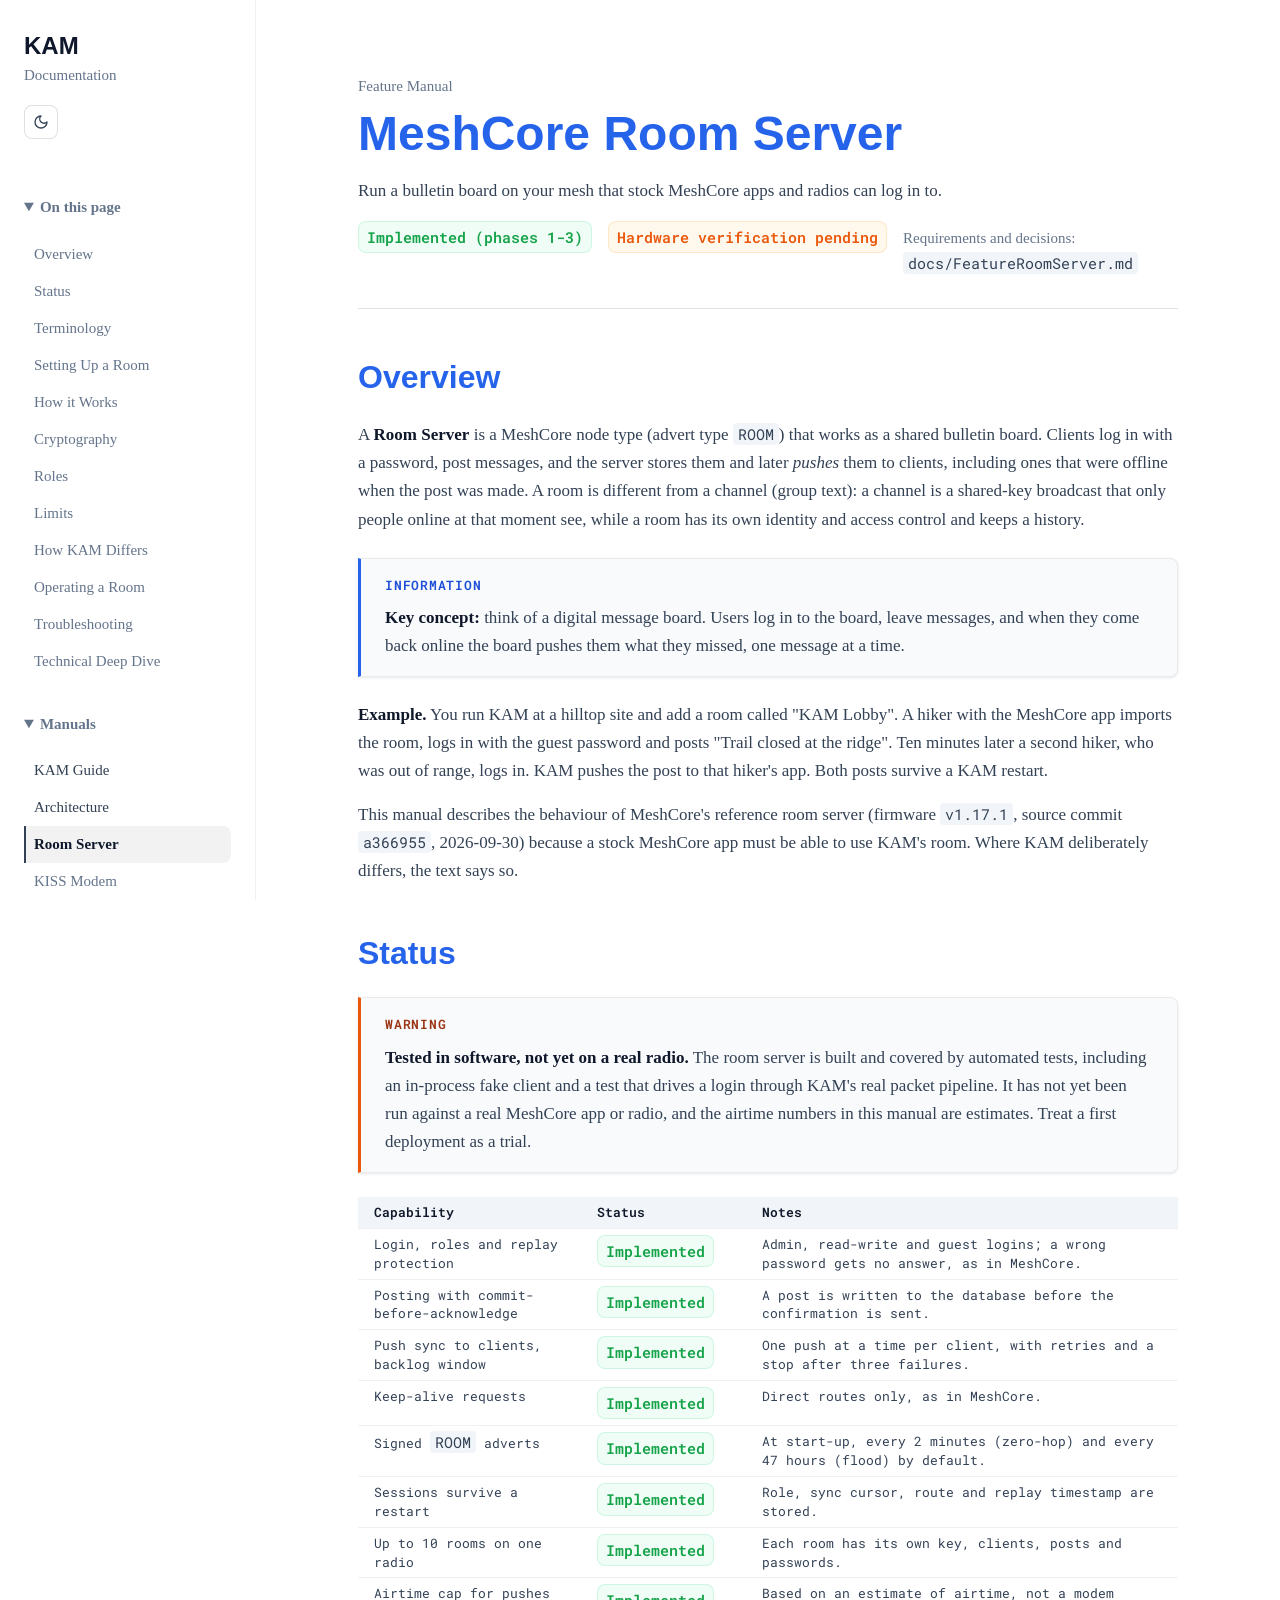
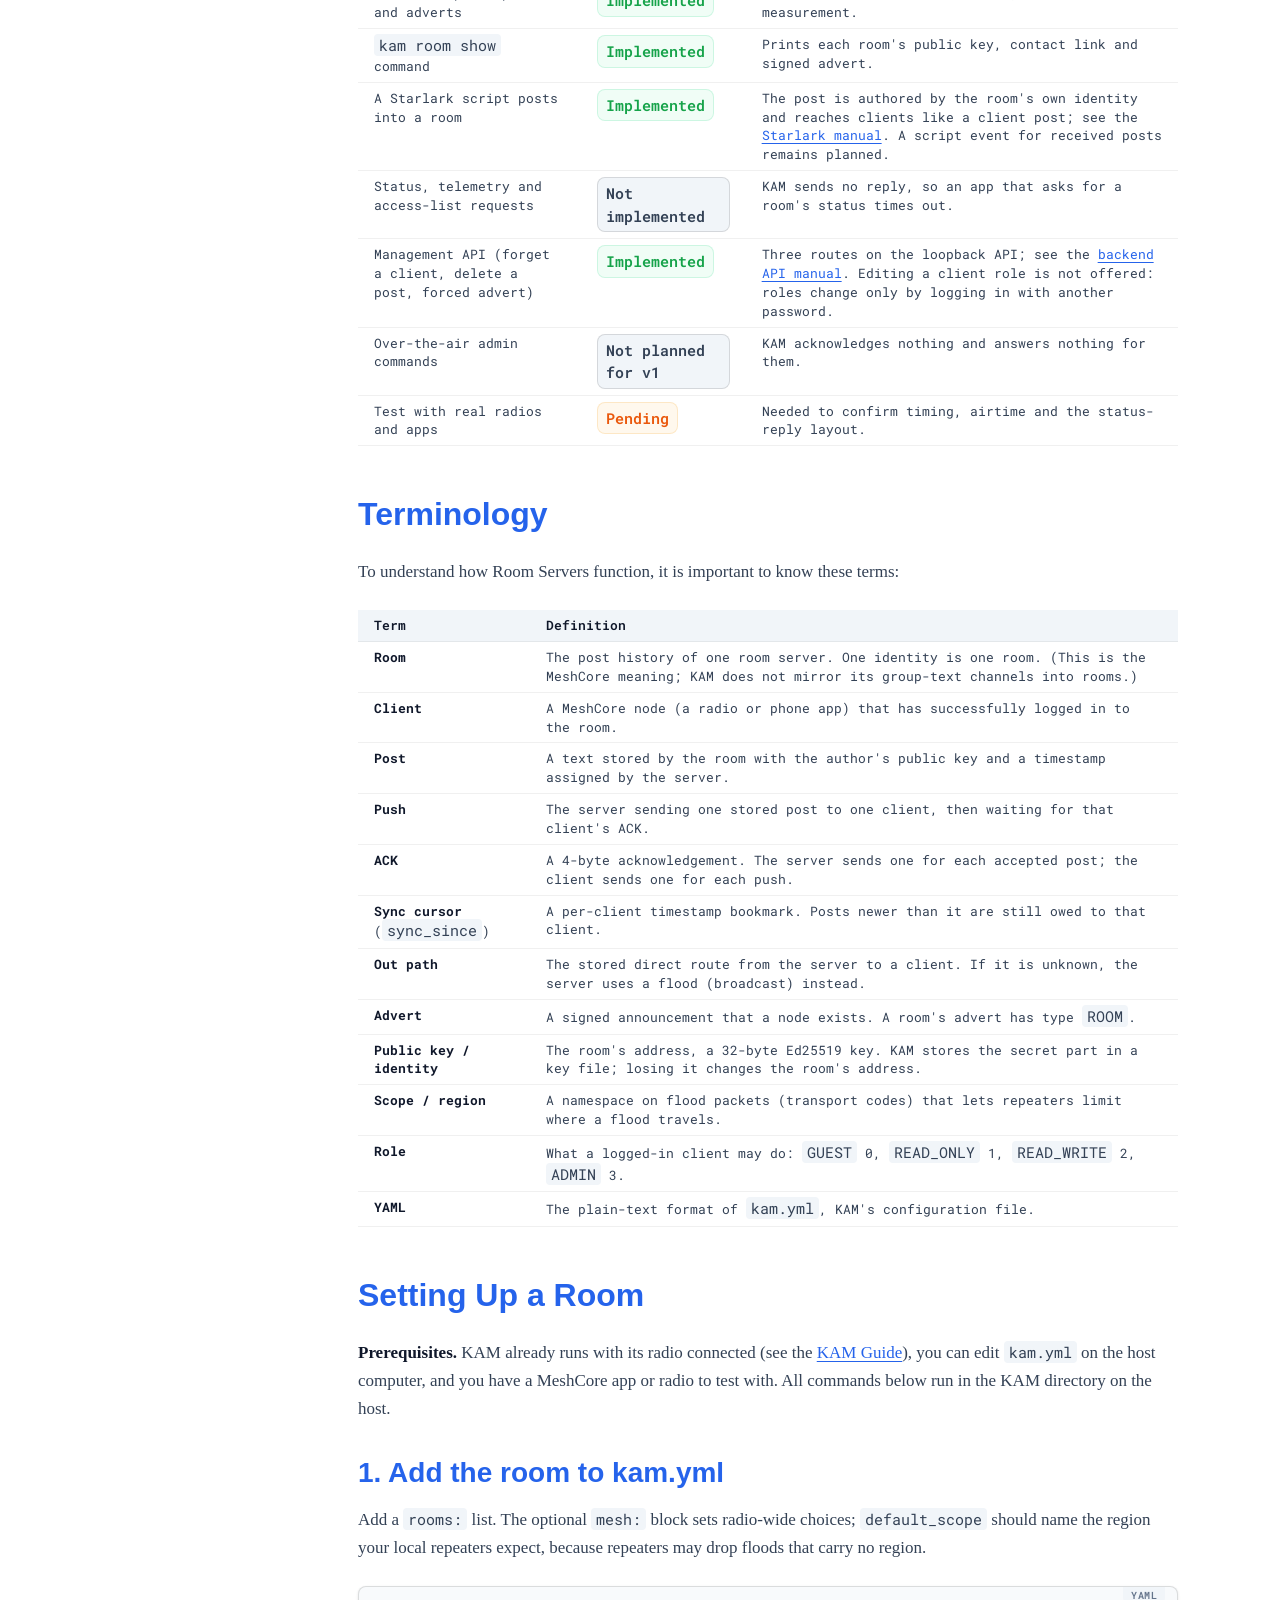
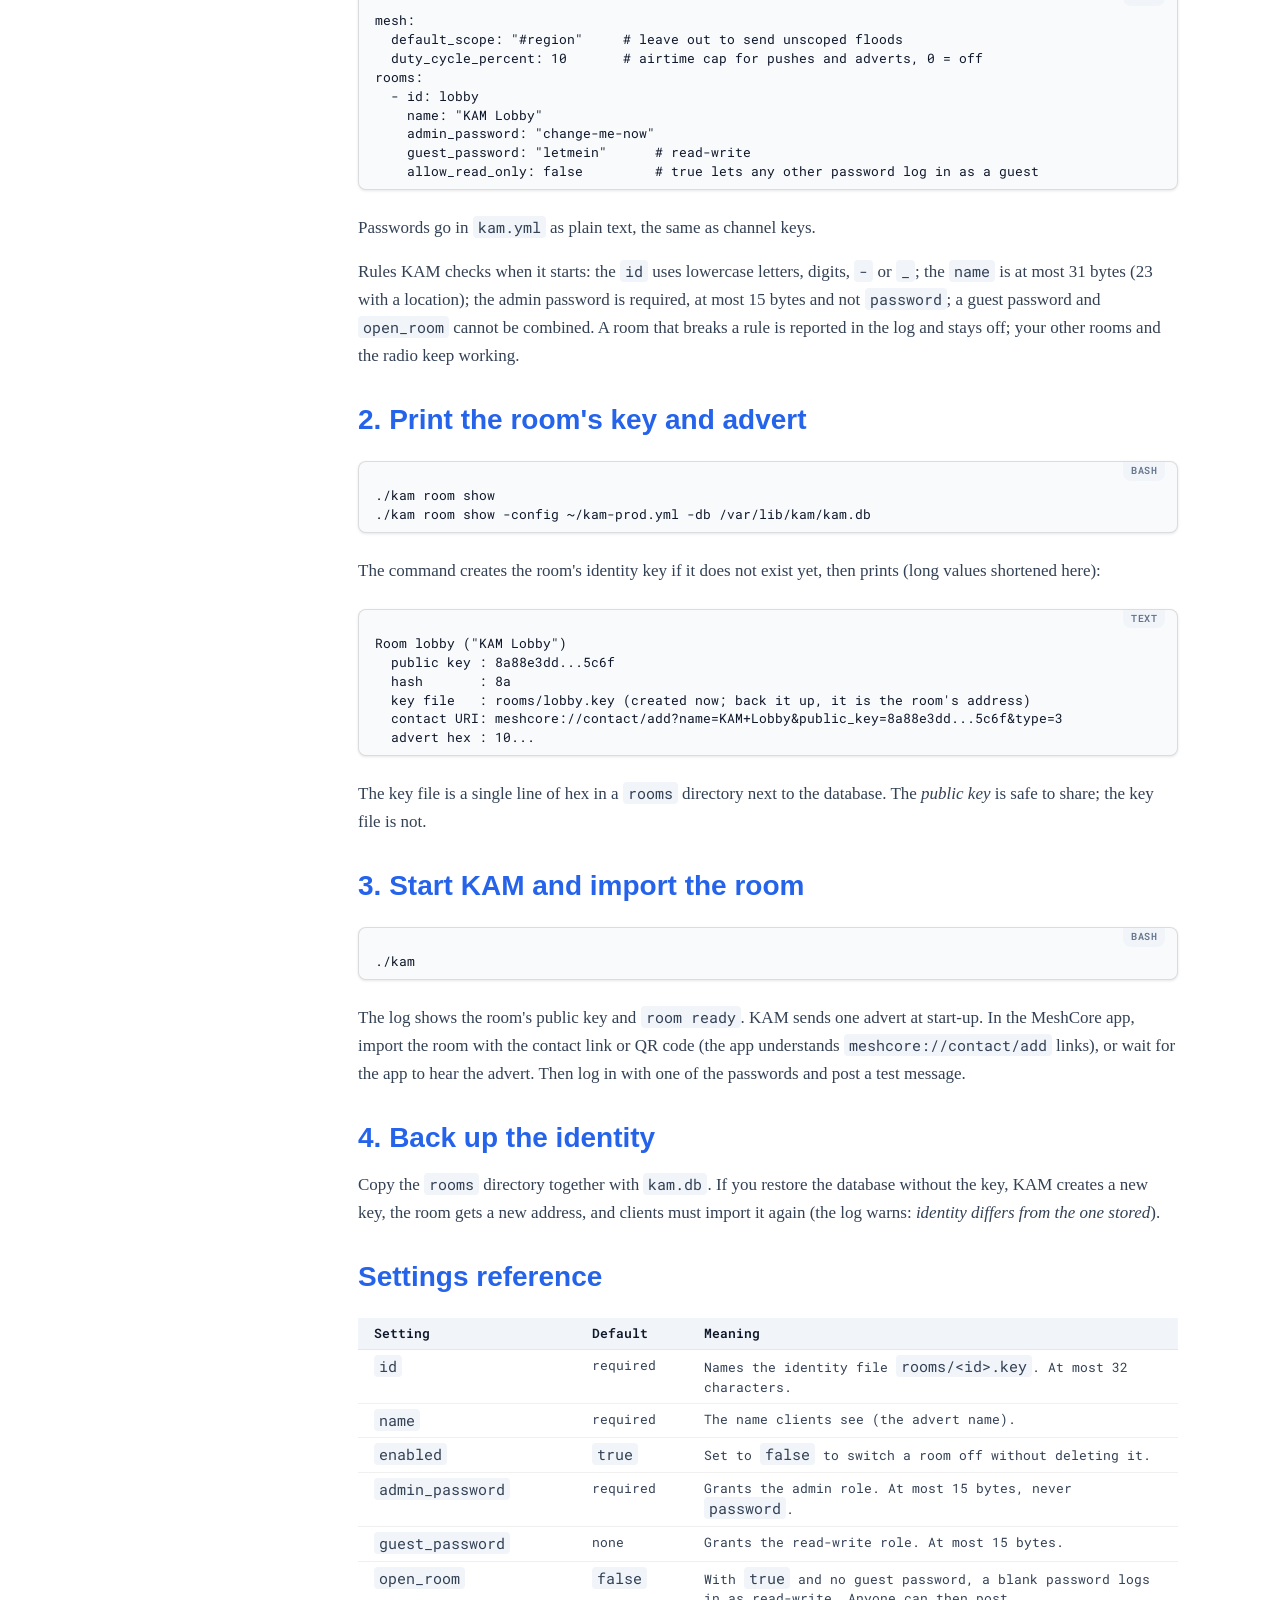
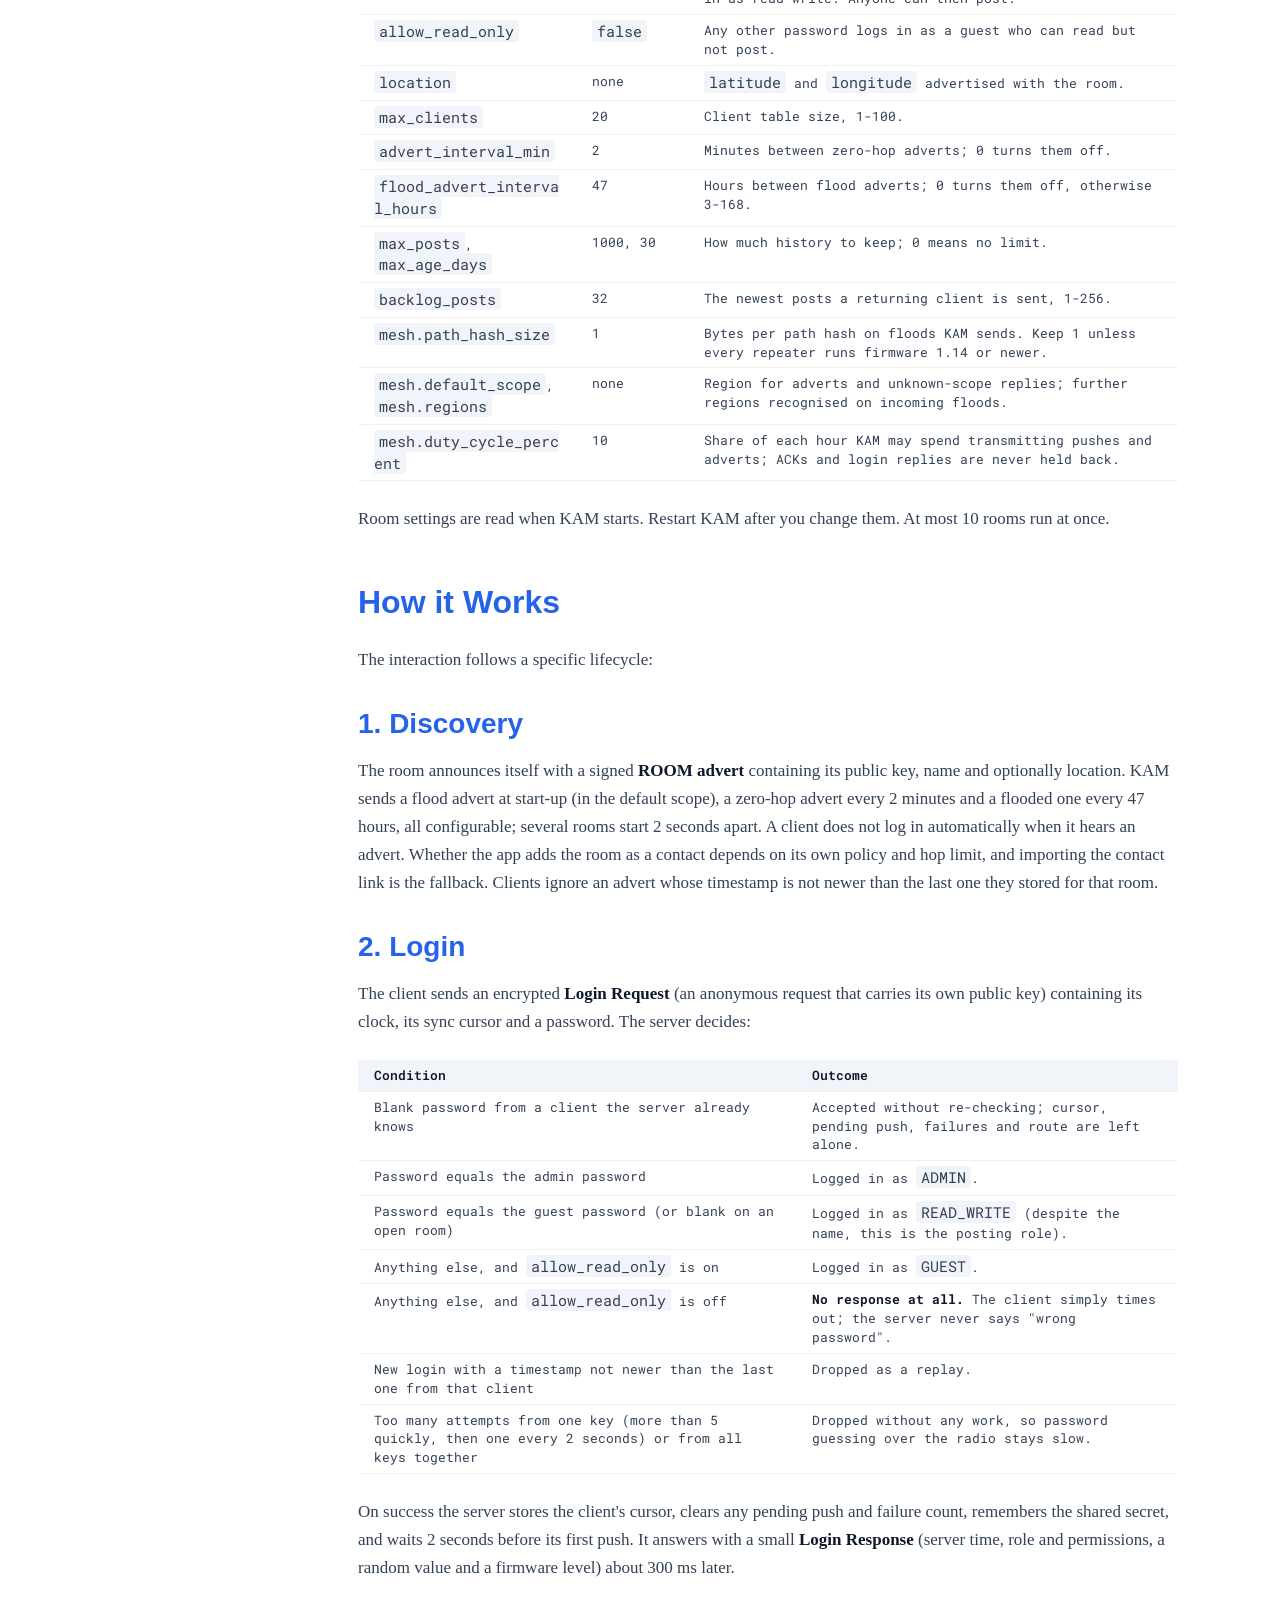
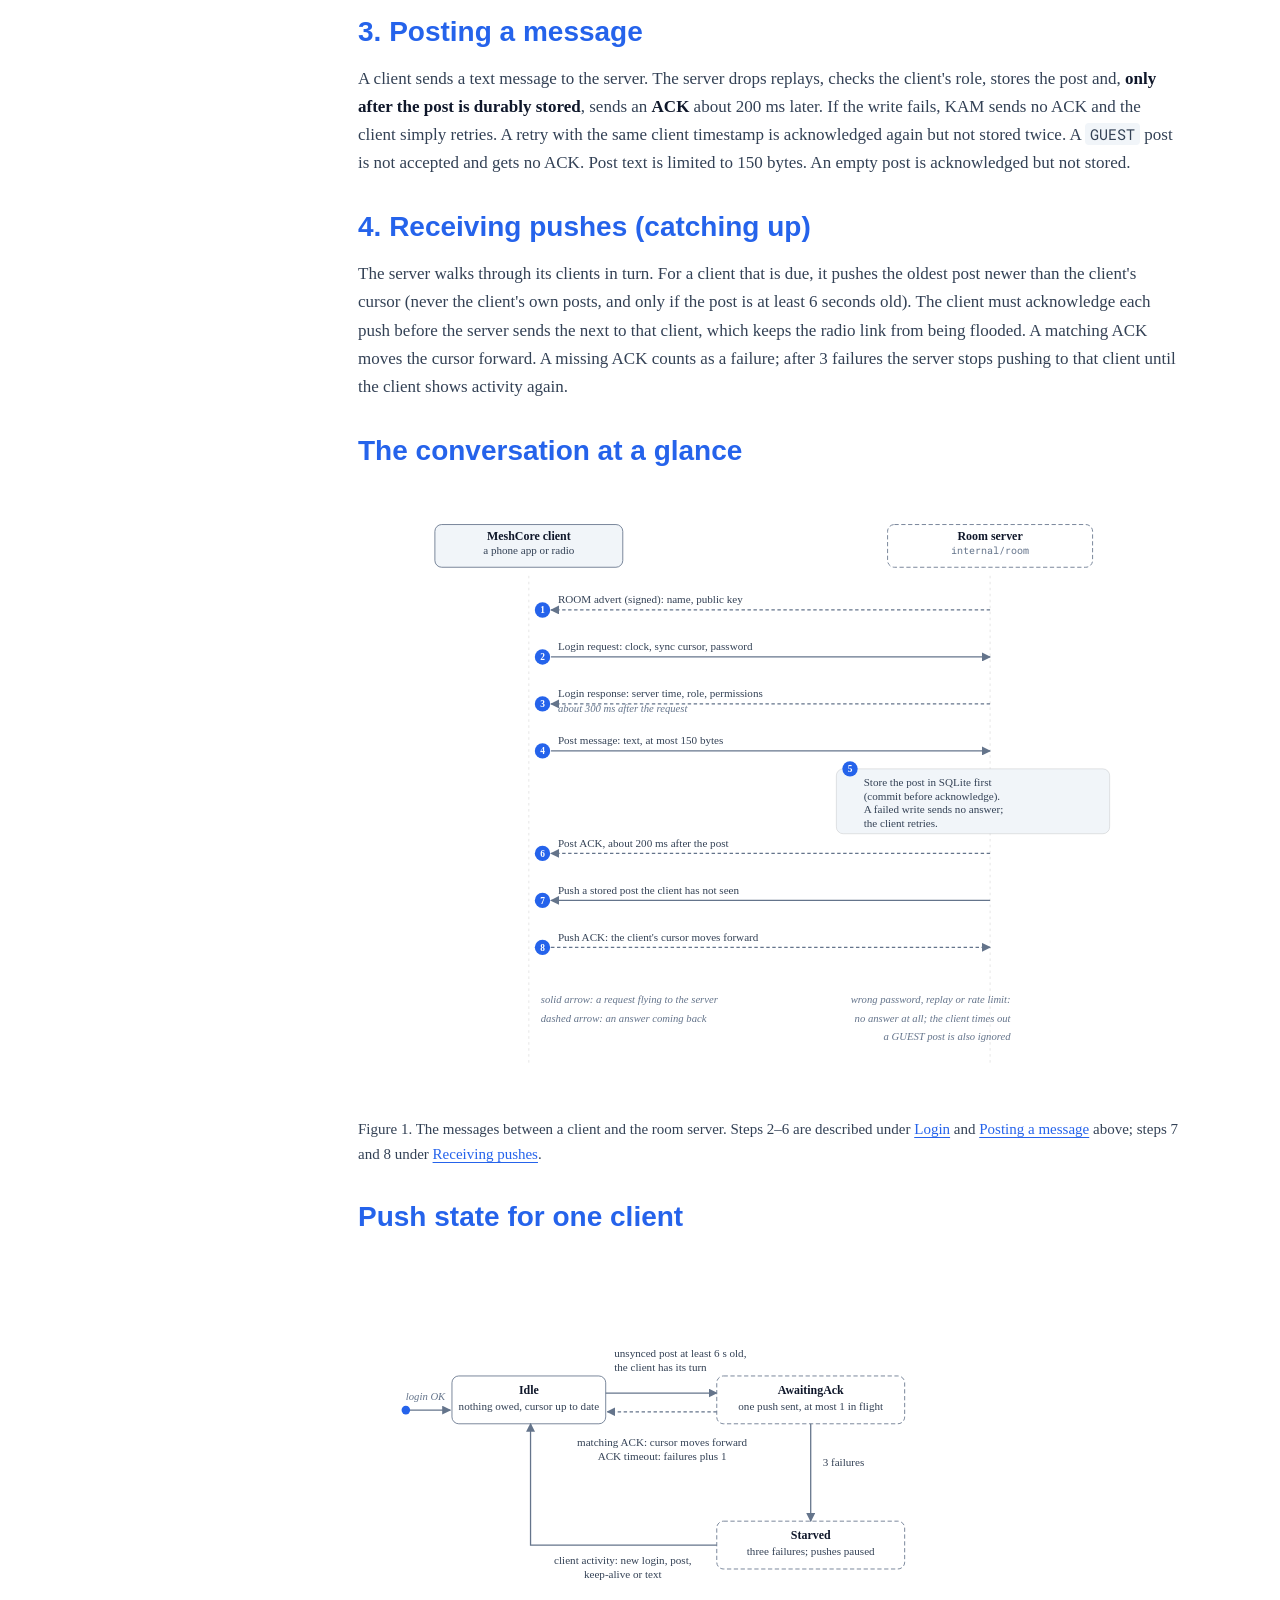
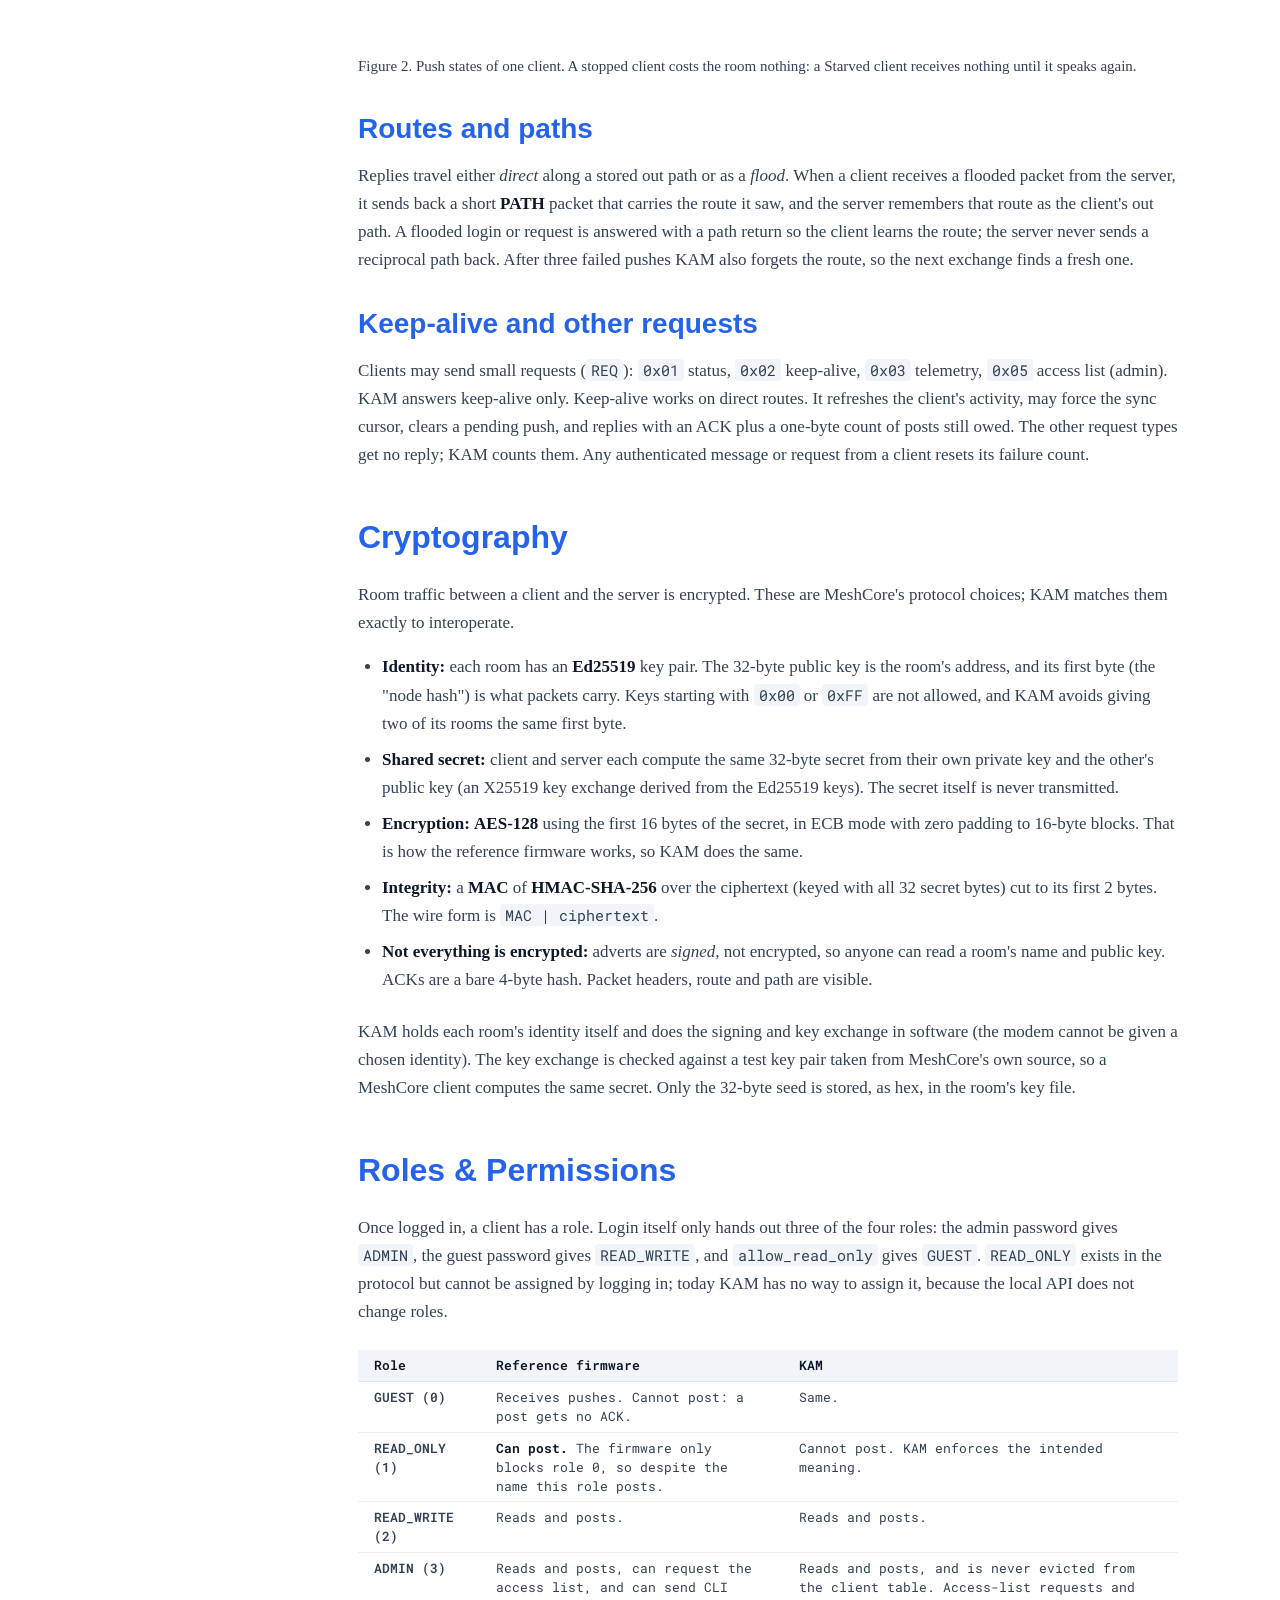
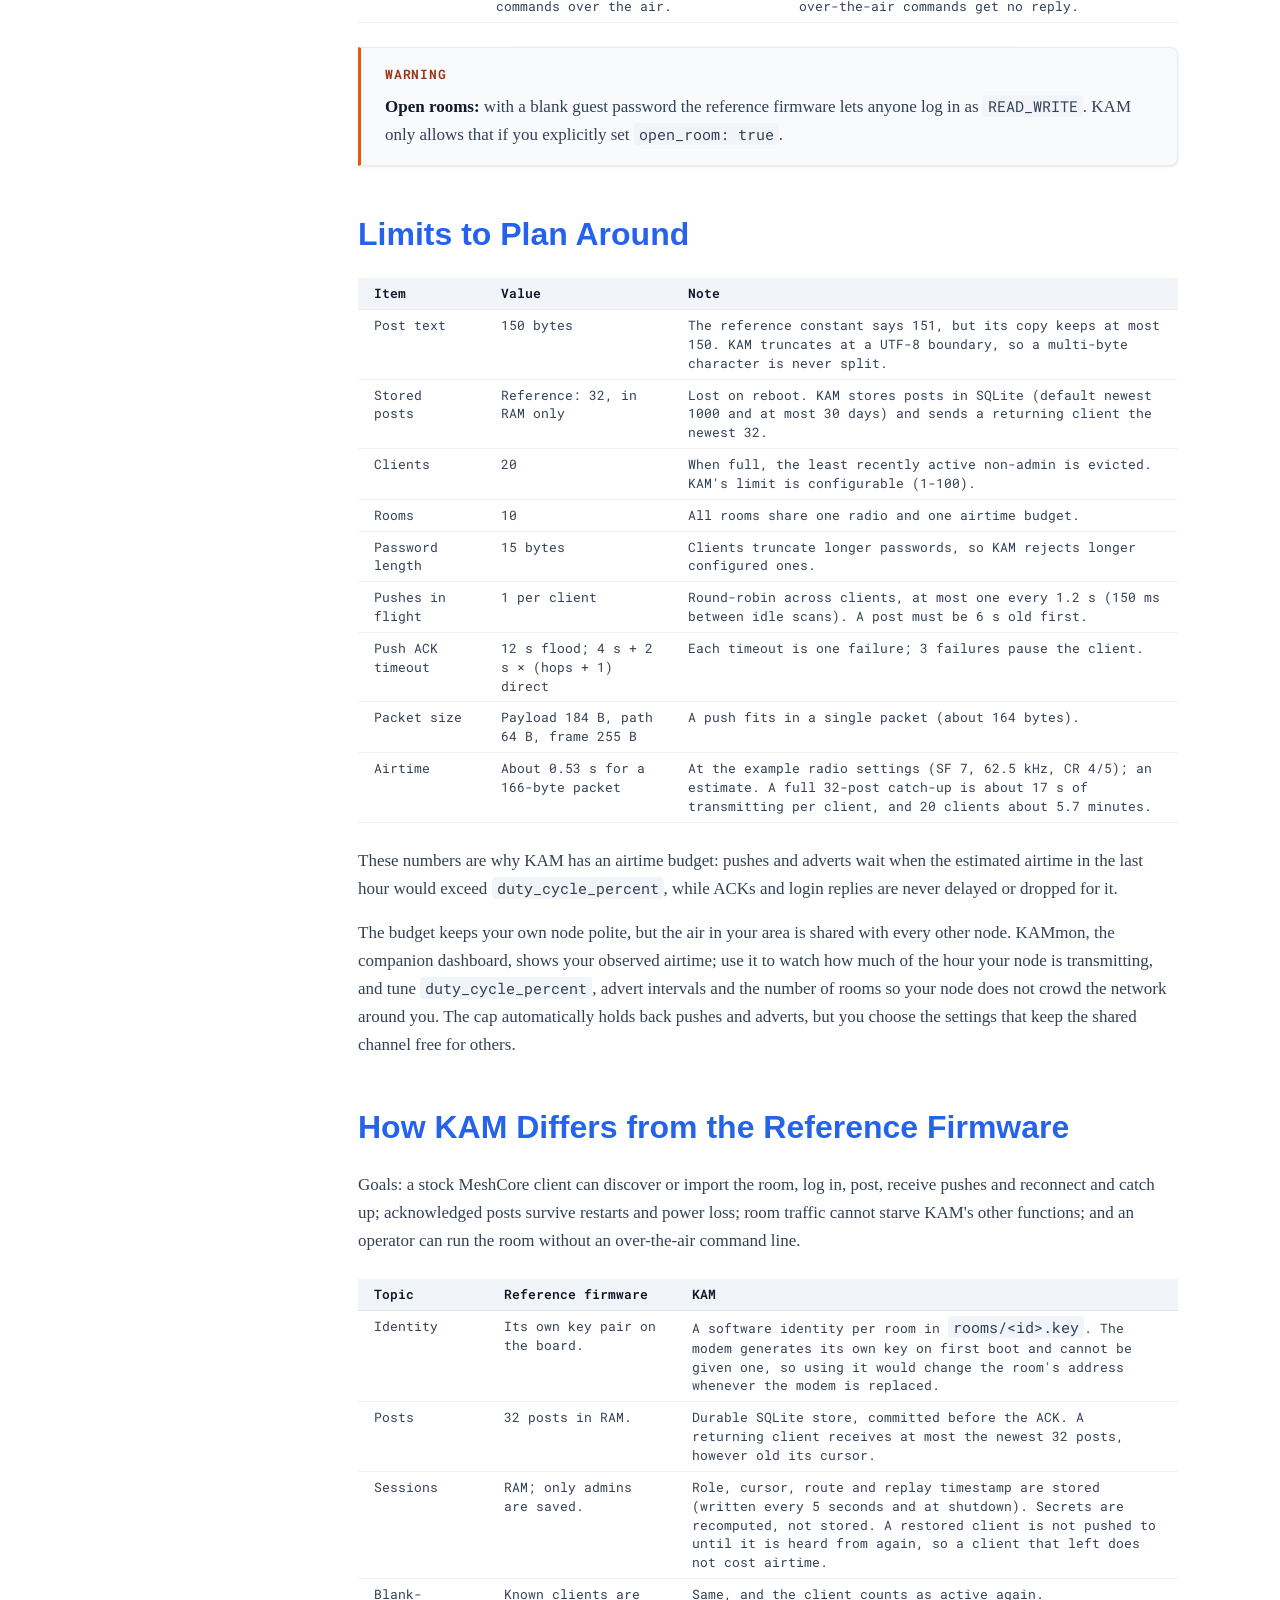
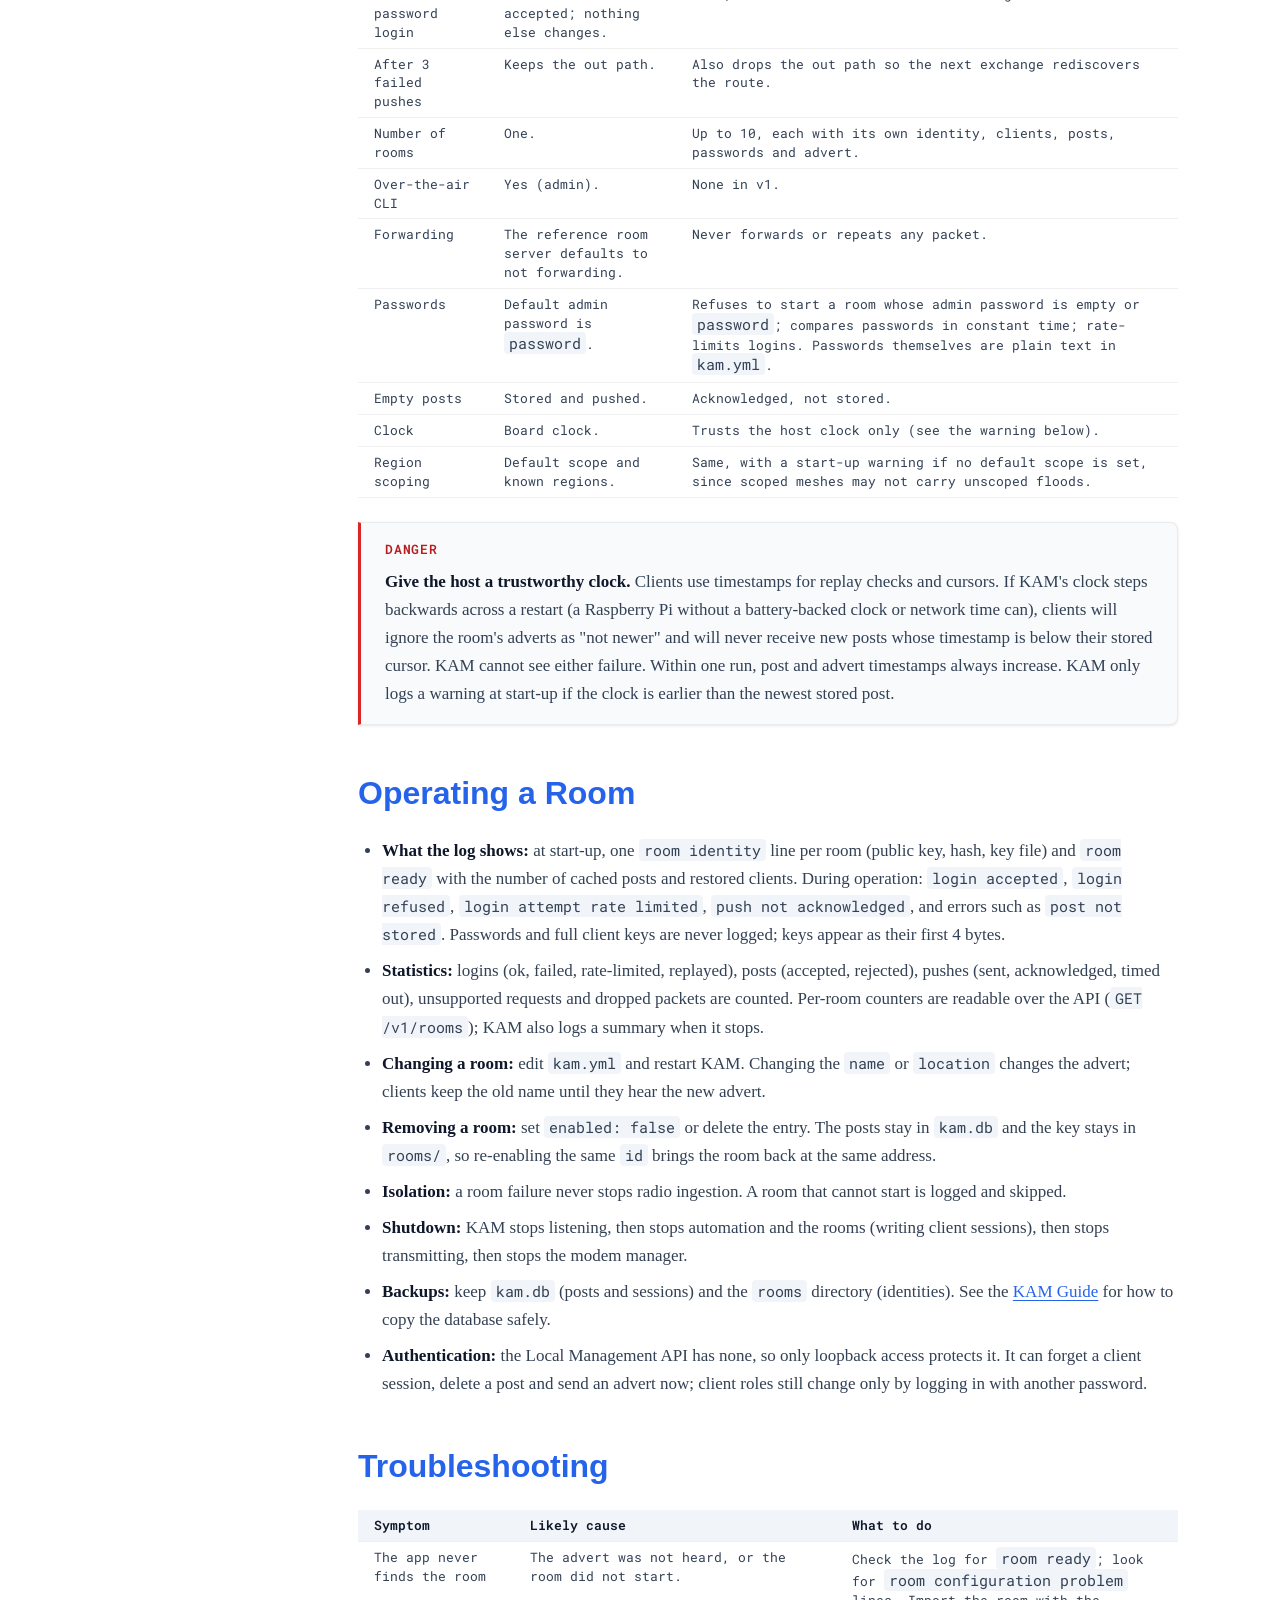
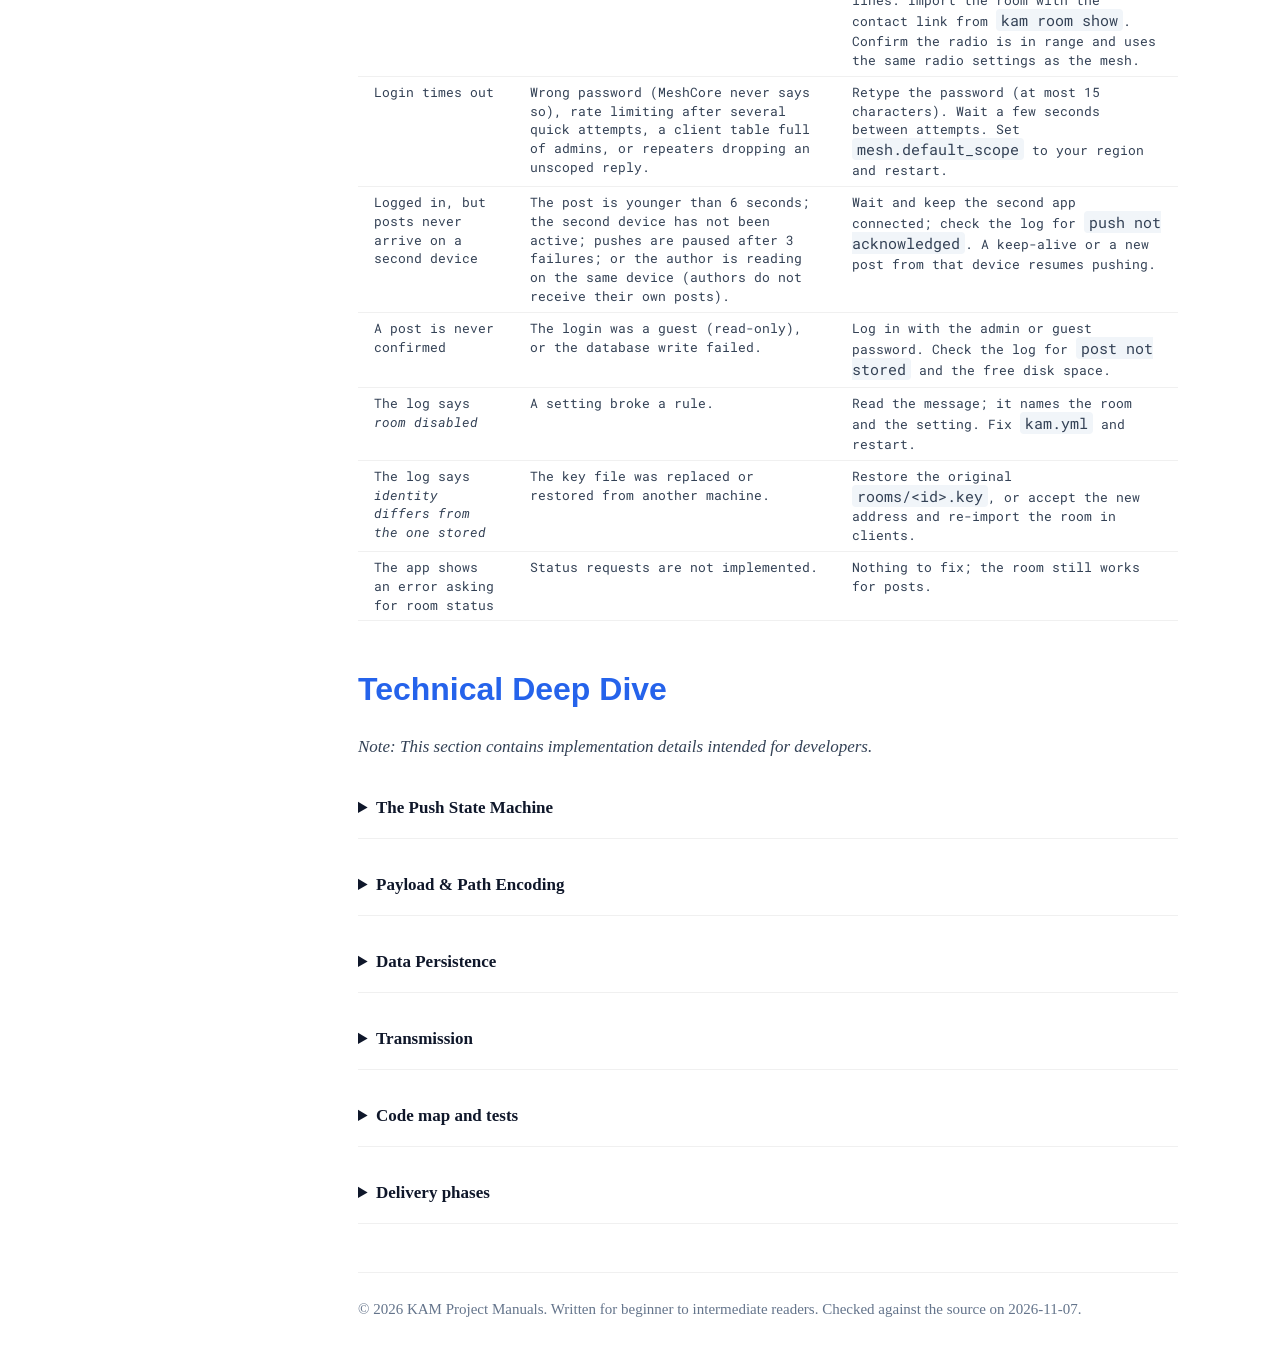
<file: manuals/FeatureRoomServer.html>
<!DOCTYPE html>
<html lang="en" class="scroll-smooth">
<head>
    <meta charset="UTF-8">
    <meta name="viewport" content="width=device-width, initial-scale=1.0">
    <title>Room Server Manual</title>
    <link href="manuals.css" rel="stylesheet">
    <script>try{var t=localStorage.getItem("kam-theme");if(t?t==="dark":matchMedia("(prefers-color-scheme: dark)").matches)document.documentElement.dataset.theme="dark"}catch(e){}</script>
    <script src="manuals.js" defer></script>
</head>
<body>
    <a class="skip-link" href="#main-content">Skip to content</a>
    <!-- Sidebar -->
    <aside>
        <div class="manual-brand"><strong>KAM</strong><span>Documentation</span><button class="theme-toggle" type="button" aria-label="Switch to dark mode"><svg class="icon-moon" viewBox="0 0 24 24" aria-hidden="true" focusable="false"><path d="M12 3a6 6 0 0 0 9 9 9 9 0 1 1-9-9Z"/></svg><svg class="icon-sun" viewBox="0 0 24 24" aria-hidden="true" focusable="false"><circle cx="12" cy="12" r="4"/><path d="M12 2v2M12 20v2M4.93 4.93l1.41 1.41M17.66 17.66l1.41 1.41M2 12h2M20 12h2M6.34 17.66l-1.41 1.41M19.07 4.93l-1.41 1.41"/></svg></button>
</div>
        <details class="manual-navigation" open>
        <summary>Contents</summary>
        <details class="navigation-section" open>
        <summary>On this page</summary>
        <nav class="space-y-3" aria-label="On this page">
            <a href="#overview" class="block text-sm text-slate-600 hover:text-blue-600 transition">Overview</a>
            <a href="#status" class="block text-sm text-slate-600 hover:text-blue-600 transition">Status</a>
            <a href="#terminology" class="block text-sm text-slate-600 hover:text-blue-600 transition">Terminology</a>
            <a href="#setup" class="block text-sm text-slate-600 hover:text-blue-600 transition">Setting Up a Room</a>
            <a href="#workflow" class="block text-sm text-slate-600 hover:text-blue-600 transition">How it Works</a>
            <a href="#cryptography" class="block text-sm text-slate-600 hover:text-blue-600 transition">Cryptography</a>
            <a href="#roles" class="block text-sm text-slate-600 hover:text-blue-600 transition">Roles</a>
            <a href="#limits" class="block text-sm text-slate-600 hover:text-blue-600 transition">Limits</a>
            <a href="#kam-differences" class="block text-sm text-slate-600 hover:text-blue-600 transition">How KAM Differs</a>
            <a href="#operations" class="block text-sm text-slate-600 hover:text-blue-600 transition">Operating a Room</a>
            <a href="#troubleshooting" class="block text-sm text-slate-600 hover:text-blue-600 transition">Troubleshooting</a>
            <a href="#technical" class="block text-sm text-slate-600 hover:text-blue-600 transition">Technical Deep Dive</a>
        </nav>
        </details>
        <details class="navigation-section" open>
        <summary>Manuals</summary>
        <nav class="space-y-3" aria-label="Manuals">
            <a href="KAM.html">KAM Guide</a>
            <a href="Architecture.html">Architecture</a>
            <a href="FeatureRoomServer.html" aria-current="page">Room Server</a>
            <a href="FeatureKissModem.html" class="block text-sm text-slate-600 hover:text-blue-600 transition">KISS Modem</a>
            <a href="FeatureStarlark.html" class="block text-sm text-slate-600 hover:text-blue-600 transition">Starlark Automations</a>
            <a href="FeatureMonitorApi.html">Backend API</a>
        </nav>
        </details>
        </details>
    </aside>

    <!-- Main Content -->
    <main id="main-content" tabindex="-1">
        <header>
            <span>Feature Manual</span>
            <h1>MeshCore Room Server</h1>
            <p>Run a bulletin board on your mesh that stock MeshCore apps and radios can log in to.</p>
            <p class="mt-4"><span class="badge badge-green">Implemented (phases 1-3)</span> <span class="badge badge-amber">Hardware verification pending</span> <span class="text-sm text-slate-500 ml-2">Requirements and decisions: <code>docs/FeatureRoomServer.md</code></span></p>
        </header>

        <article class="prose prose-slate max-w-none">

            <!-- Overview -->
            <section id="overview">
                <h2>Overview</h2>
                <p>A <strong class="text-blue-600">Room Server</strong> is a MeshCore node type (advert type <code>ROOM</code>) that works as a shared bulletin board. Clients log in with a password, post messages, and the server stores them and later <em>pushes</em> them to clients, including ones that were offline when the post was made. A room is different from a channel (group text): a channel is a shared-key broadcast that only people online at that moment see, while a room has its own identity and access control and keeps a history.</p>

                <div class="info-box info-box-blue">
                    <strong class="text-blue-700">Key concept:</strong> think of a digital message board. Users log in to the board, leave messages, and when they come back online the board pushes them what they missed, one message at a time.
                </div>

                <p><strong>Example.</strong> You run KAM at a hilltop site and add a room called "KAM Lobby". A hiker with the MeshCore app imports the room, logs in with the guest password and posts "Trail closed at the ridge". Ten minutes later a second hiker, who was out of range, logs in. KAM pushes the post to that hiker's app. Both posts survive a KAM restart.</p>

                <p>This manual describes the behaviour of MeshCore's reference room server (firmware <code>v1.17.1</code>, source commit <code>a366955</code>, 2026-09-30) because a stock MeshCore app must be able to use KAM's room. Where KAM deliberately differs, the text says so.</p>
            </section>

            <!-- Status -->
            <section id="status">
                <h2>Status</h2>
                <div class="info-box info-box-amber">
                    <strong>Tested in software, not yet on a real radio.</strong> The room server is built and covered by automated tests, including an in-process fake client and a test that drives a login through KAM's real packet pipeline. It has not yet been run against a real MeshCore app or radio, and the airtime numbers in this manual are estimates. Treat a first deployment as a trial.
                </div>
                <table>
                    <thead><tr><th>Capability</th><th>Status</th><th>Notes</th></tr></thead>
                    <tbody>
                        <tr><td>Login, roles and replay protection</td><td><span class="badge badge-green">Implemented</span></td><td>Admin, read-write and guest logins; a wrong password gets no answer, as in MeshCore.</td></tr>
                        <tr><td>Posting with commit-before-acknowledge</td><td><span class="badge badge-green">Implemented</span></td><td>A post is written to the database before the confirmation is sent.</td></tr>
                        <tr><td>Push sync to clients, backlog window</td><td><span class="badge badge-green">Implemented</span></td><td>One push at a time per client, with retries and a stop after three failures.</td></tr>
                        <tr><td>Keep-alive requests</td><td><span class="badge badge-green">Implemented</span></td><td>Direct routes only, as in MeshCore.</td></tr>
                        <tr><td>Signed <code>ROOM</code> adverts</td><td><span class="badge badge-green">Implemented</span></td><td>At start-up, every 2 minutes (zero-hop) and every 47 hours (flood) by default.</td></tr>
                        <tr><td>Sessions survive a restart</td><td><span class="badge badge-green">Implemented</span></td><td>Role, sync cursor, route and replay timestamp are stored.</td></tr>
                        <tr><td>Up to 10 rooms on one radio</td><td><span class="badge badge-green">Implemented</span></td><td>Each room has its own key, clients, posts and passwords.</td></tr>
                        <tr><td>Airtime cap for pushes and adverts</td><td><span class="badge badge-green">Implemented</span></td><td>Based on an estimate of airtime, not a modem measurement.</td></tr>
                        <tr><td><code>kam room show</code> command</td><td><span class="badge badge-green">Implemented</span></td><td>Prints each room's public key, contact link and signed advert.</td></tr>
                        <tr><td>A Starlark script posts into a room</td><td><span class="badge badge-green">Implemented</span></td><td>The post is authored by the room's own identity and reaches clients like a client post; see the <a href="FeatureStarlark.html#capabilities">Starlark manual</a>. A script event for received posts remains planned.</td></tr>
                        <tr><td>Status, telemetry and access-list requests</td><td><span class="badge badge-slate">Not implemented</span></td><td>KAM sends no reply, so an app that asks for a room's status times out.</td></tr>
                        <tr><td>Management API (forget a client, delete a post, forced advert)</td><td><span class="badge badge-green">Implemented</span></td><td>Three routes on the loopback API; see the <a href="FeatureMonitorApi.html">backend API manual</a>. Editing a client role is not offered: roles change only by logging in with another password.</td></tr>
                        <tr><td>Over-the-air admin commands</td><td><span class="badge badge-slate">Not planned for v1</span></td><td>KAM acknowledges nothing and answers nothing for them.</td></tr>
                        <tr><td>Test with real radios and apps</td><td><span class="badge badge-amber">Pending</span></td><td>Needed to confirm timing, airtime and the status-reply layout.</td></tr>
                    </tbody>
                </table>
            </section>

            <!-- Terminology -->
            <section id="terminology">
                <h2>Terminology</h2>
                <p>To understand how Room Servers function, it is important to know these terms:</p>
                <table>
                    <thead>
                        <tr>
                            <th>Term</th>
                            <th>Definition</th>
                        </tr>
                    </thead>
                    <tbody>
                        <tr><td><strong>Room</strong></td><td>The post history of one room server. One identity is one room. (This is the MeshCore meaning; KAM does not mirror its group-text channels into rooms.)</td></tr>
                        <tr><td><strong>Client</strong></td><td>A MeshCore node (a radio or phone app) that has successfully logged in to the room.</td></tr>
                        <tr><td><strong>Post</strong></td><td>A text stored by the room with the author's public key and a timestamp assigned by the server.</td></tr>
                        <tr><td><strong>Push</strong></td><td>The server sending one stored post to one client, then waiting for that client's ACK.</td></tr>
                        <tr><td><strong>ACK</strong></td><td>A 4-byte acknowledgement. The server sends one for each accepted post; the client sends one for each push.</td></tr>
                        <tr><td><strong>Sync cursor</strong> (<code>sync_since</code>)</td><td>A per-client timestamp bookmark. Posts newer than it are still owed to that client.</td></tr>
                        <tr><td><strong>Out path</strong></td><td>The stored direct route from the server to a client. If it is unknown, the server uses a flood (broadcast) instead.</td></tr>
                        <tr><td><strong>Advert</strong></td><td>A signed announcement that a node exists. A room's advert has type <code>ROOM</code>.</td></tr>
                        <tr><td><strong>Public key / identity</strong></td><td>The room's address, a 32-byte Ed25519 key. KAM stores the secret part in a key file; losing it changes the room's address.</td></tr>
                        <tr><td><strong>Scope / region</strong></td><td>A namespace on flood packets (transport codes) that lets repeaters limit where a flood travels.</td></tr>
                        <tr><td><strong>Role</strong></td><td>What a logged-in client may do: <code>GUEST</code> 0, <code>READ_ONLY</code> 1, <code>READ_WRITE</code> 2, <code>ADMIN</code> 3.</td></tr>
                        <tr><td><strong>YAML</strong></td><td>The plain-text format of <code>kam.yml</code>, KAM's configuration file.</td></tr>
                    </tbody>
                </table>
            </section>

            <!-- Setup -->
            <section id="setup">
                <h2>Setting Up a Room</h2>
                <p><strong>Prerequisites.</strong> KAM already runs with its radio connected (see the <a href="KAM.html">KAM Guide</a>), you can edit <code>kam.yml</code> on the host computer, and you have a MeshCore app or radio to test with. All commands below run in the KAM directory on the host.</p>

                <h3>1. Add the room to kam.yml</h3>
                <p>Add a <code>rooms:</code> list. The optional <code>mesh:</code> block sets radio-wide choices; <code>default_scope</code> should name the region your local repeaters expect, because repeaters may drop floods that carry no region.</p>
                <pre><code class="language-yaml">mesh:
  default_scope: "#region"     # leave out to send unscoped floods
  duty_cycle_percent: 10       # airtime cap for pushes and adverts, 0 = off
rooms:
  - id: lobby
    name: "KAM Lobby"
    admin_password: "change-me-now"
    guest_password: "letmein"      # read-write
    allow_read_only: false         # true lets any other password log in as a guest</code></pre>
                <p>Passwords go in <code>kam.yml</code> as plain text, the same as channel keys.</p>
                <p>Rules KAM checks when it starts: the <code>id</code> uses lowercase letters, digits, <code>-</code> or <code>_</code>; the <code>name</code> is at most 31 bytes (23 with a location); the admin password is required, at most 15 bytes and not <code>password</code>; a guest password and <code>open_room</code> cannot be combined. A room that breaks a rule is reported in the log and stays off; your other rooms and the radio keep working.</p>

                <h3>2. Print the room's key and advert</h3>
                <pre><code class="language-bash">./kam room show
./kam room show -config ~/kam-prod.yml -db /var/lib/kam/kam.db</code></pre>
                <p>The command creates the room's identity key if it does not exist yet, then prints (long values shortened here):</p>
                <pre><code class="language-text">Room lobby ("KAM Lobby")
  public key : 8a88e3dd...5c6f
  hash       : 8a
  key file   : rooms/lobby.key (created now; back it up, it is the room's address)
  contact URI: meshcore://contact/add?name=KAM+Lobby&amp;public_key=8a88e3dd...5c6f&amp;type=3
  advert hex : 10...</code></pre>
                <p>The key file is a single line of hex in a <code>rooms</code> directory next to the database. The <em>public key</em> is safe to share; the key file is not.</p>

                <h3>3. Start KAM and import the room</h3>
                <pre><code class="language-bash">./kam</code></pre>
                <p>The log shows the room's public key and <code>room ready</code>. KAM sends one advert at start-up. In the MeshCore app, import the room with the contact link or QR code (the app understands <code>meshcore://contact/add</code> links), or wait for the app to hear the advert. Then log in with one of the passwords and post a test message.</p>

                <h3>4. Back up the identity</h3>
                <p>Copy the <code>rooms</code> directory together with <code>kam.db</code>. If you restore the database without the key, KAM creates a new key, the room gets a new address, and clients must import it again (the log warns: <em>identity differs from the one stored</em>).</p>

                <h3>Settings reference</h3>
                <table>
                    <thead><tr><th>Setting</th><th>Default</th><th>Meaning</th></tr></thead>
                    <tbody>
                        <tr><td><code>id</code></td><td>required</td><td>Names the identity file <code>rooms/&lt;id&gt;.key</code>. At most 32 characters.</td></tr>
                        <tr><td><code>name</code></td><td>required</td><td>The name clients see (the advert name).</td></tr>
                        <tr><td><code>enabled</code></td><td><code>true</code></td><td>Set to <code>false</code> to switch a room off without deleting it.</td></tr>
                        <tr><td><code>admin_password</code></td><td>required</td><td>Grants the admin role. At most 15 bytes, never <code>password</code>.</td></tr>
                        <tr><td><code>guest_password</code></td><td>none</td><td>Grants the read-write role. At most 15 bytes.</td></tr>
                        <tr><td><code>open_room</code></td><td><code>false</code></td><td>With <code>true</code> and no guest password, a blank password logs in as read-write. Anyone can then post.</td></tr>
                        <tr><td><code>allow_read_only</code></td><td><code>false</code></td><td>Any other password logs in as a guest who can read but not post.</td></tr>
                        <tr><td><code>location</code></td><td>none</td><td><code>latitude</code> and <code>longitude</code> advertised with the room.</td></tr>
                        <tr><td><code>max_clients</code></td><td>20</td><td>Client table size, 1-100.</td></tr>
                        <tr><td><code>advert_interval_min</code></td><td>2</td><td>Minutes between zero-hop adverts; 0 turns them off.</td></tr>
                        <tr><td><code>flood_advert_interval_hours</code></td><td>47</td><td>Hours between flood adverts; 0 turns them off, otherwise 3-168.</td></tr>
                        <tr><td><code>max_posts</code>, <code>max_age_days</code></td><td>1000, 30</td><td>How much history to keep; 0 means no limit.</td></tr>
                        <tr><td><code>backlog_posts</code></td><td>32</td><td>The newest posts a returning client is sent, 1-256.</td></tr>
                        <tr><td><code>mesh.path_hash_size</code></td><td>1</td><td>Bytes per path hash on floods KAM sends. Keep 1 unless every repeater runs firmware 1.14 or newer.</td></tr>
                        <tr><td><code>mesh.default_scope</code>, <code>mesh.regions</code></td><td>none</td><td>Region for adverts and unknown-scope replies; further regions recognised on incoming floods.</td></tr>
                        <tr><td><code>mesh.duty_cycle_percent</code></td><td>10</td><td>Share of each hour KAM may spend transmitting pushes and adverts; ACKs and login replies are never held back.</td></tr>
                    </tbody>
                </table>
                <p>Room settings are read when KAM starts. Restart KAM after you change them. At most 10 rooms run at once.</p>
            </section>

            <!-- Workflow -->
            <section id="workflow">
                <h2>How it Works</h2>
                <p>The interaction follows a specific lifecycle:</p>

                <h3>1. Discovery</h3>
                <p>The room announces itself with a signed <strong class="text-blue-600">ROOM advert</strong> containing its public key, name and optionally location. KAM sends a flood advert at start-up (in the default scope), a zero-hop advert every 2 minutes and a flooded one every 47 hours, all configurable; several rooms start 2 seconds apart. A client does not log in automatically when it hears an advert. Whether the app adds the room as a contact depends on its own policy and hop limit, and importing the contact link is the fallback. Clients ignore an advert whose timestamp is not newer than the last one they stored for that room.</p>

                <h3>2. Login</h3>
                <p>The client sends an encrypted <strong class="text-blue-600">Login Request</strong> (an anonymous request that carries its own public key) containing its clock, its sync cursor and a password. The server decides:</p>
                <table>
                    <thead><tr><th>Condition</th><th>Outcome</th></tr></thead>
                    <tbody>
                        <tr><td>Blank password from a client the server already knows</td><td>Accepted without re-checking; cursor, pending push, failures and route are left alone.</td></tr>
                        <tr><td>Password equals the admin password</td><td>Logged in as <code>ADMIN</code>.</td></tr>
                        <tr><td>Password equals the guest password (or blank on an open room)</td><td>Logged in as <code>READ_WRITE</code> (despite the name, this is the posting role).</td></tr>
                        <tr><td>Anything else, and <code>allow_read_only</code> is on</td><td>Logged in as <code>GUEST</code>.</td></tr>
                        <tr><td>Anything else, and <code>allow_read_only</code> is off</td><td><strong>No response at all.</strong> The client simply times out; the server never says "wrong password".</td></tr>
                        <tr><td>New login with a timestamp not newer than the last one from that client</td><td>Dropped as a replay.</td></tr>
                        <tr><td>Too many attempts from one key (more than 5 quickly, then one every 2 seconds) or from all keys together</td><td>Dropped without any work, so password guessing over the radio stays slow.</td></tr>
                    </tbody>
                </table>
                <p>On success the server stores the client's cursor, clears any pending push and failure count, remembers the shared secret, and waits 2 seconds before its first push. It answers with a small <strong>Login Response</strong> (server time, role and permissions, a random value and a firmware level) about 300 ms later.</p>

                <h3>3. Posting a message</h3>
                <p>A client sends a text message to the server. The server drops replays, checks the client's role, stores the post and, <strong>only after the post is durably stored</strong>, sends an <strong class="text-blue-600">ACK</strong> about 200 ms later. If the write fails, KAM sends no ACK and the client simply retries. A retry with the same client timestamp is acknowledged again but not stored twice. A <code>GUEST</code> post is not accepted and gets no ACK. Post text is limited to 150 bytes. An empty post is acknowledged but not stored.</p>

                <h3>4. Receiving pushes (catching up)</h3>
                <p>The server walks through its clients in turn. For a client that is due, it pushes the oldest post newer than the client's cursor (never the client's own posts, and only if the post is at least 6 seconds old). The client must acknowledge each push before the server sends the next to that client, which keeps the radio link from being flooded. A matching ACK moves the cursor forward. A missing ACK counts as a failure; after 3 failures the server stops pushing to that client until the client shows activity again.</p>

                <h3>The conversation at a glance</h3>
                <div class="mermaid arch-diagram" id="room-conversation">
                    <svg xmlns="http://www.w3.org/2000/svg" viewBox="0 0 960 648" role="img" aria-labelledby="room-seq-title room-seq-desc">
                        <title id="room-seq-title">Messages between a MeshCore client and the room server</title>
                        <desc id="room-seq-desc">Eight numbered steps. The server announces itself with a signed ROOM advert. The client sends a login request with its password and sync cursor; about 300 ms later the server answers with a login response naming the role. The client posts a message; only after the post is stored in SQLite does the server send the confirmation about 200 ms later. Later, the server pushes a stored post to the client and the client answers with a push acknowledgement that advances its cursor.</desc>
                        <defs>
                            <marker id="arch-arrow" viewBox="0 0 10 10" refX="9" refY="5" markerWidth="7" markerHeight="7" orient="auto-start-reverse"><path d="M0 0L10 5L0 10z"/></marker>
                        </defs>

<line class="life" x1="200" y1="70" x2="200" y2="640"/>
                        <line class="life" x1="740" y1="70" x2="740" y2="640"/>

<g><rect class="box box-outside" x="90" y="10" width="220" height="50" rx="8"/><text class="name mid" x="200" y="28">MeshCore client</text><text class="note mid" x="200" y="45">a phone app or radio</text></g>
                        <g><rect class="box box-optional" x="620" y="10" width="240" height="50" rx="8"/><text class="name mid" x="740" y="28">Room server</text><text class="path mid" x="740" y="45">internal/room</text></g>

<!-- 1 advert -->
                        <path class="link link-soft" d="M740 110H226"/>
                        <circle class="step" cx="216" cy="110" r="9"/><text class="step-text mid" x="216" y="114">1</text>
                        <text class="note" x="234" y="102">ROOM advert (signed): name, public key</text>

<!-- 2 login request -->
                        <path class="link" d="M226 165H740"/>
                        <circle class="step" cx="216" cy="165" r="9"/><text class="step-text mid" x="216" y="169">2</text>
                        <text class="note" x="234" y="157">Login request: clock, sync cursor, password</text>

<!-- 3 login response -->
                        <path class="link link-soft" d="M740 220H226"/>
                        <circle class="step" cx="216" cy="220" r="9"/><text class="step-text mid" x="216" y="224">3</text>
                        <text class="note" x="234" y="212">Login response: server time, role, permissions</text>
                        <text class="caption" x="234" y="230">about 300 ms after the request</text>

<!-- 4 post -->
                        <path class="link" d="M226 275H740"/>
                        <circle class="step" cx="216" cy="275" r="9"/><text class="step-text mid" x="216" y="279">4</text>
                        <text class="note" x="234" y="267">Post message: text, at most 150 bytes</text>

<!-- 5 store + ack -->
                        <rect class="seq-note" x="560" y="296" width="320" height="76" rx="8"/>
                        <circle class="step" cx="576" cy="296" r="9"/><text class="step-text mid" x="576" y="300">5</text>
                        <text class="note" x="592" y="316">Store the post in SQLite first</text>
                        <text class="note" x="592" y="332">(commit before acknowledge).</text>
                        <text class="note" x="592" y="348">A failed write sends no answer;</text>
                        <text class="note" x="592" y="364">the client retries.</text>
                        <path class="link link-soft" d="M740 395H226"/>
                        <circle class="step" cx="216" cy="395" r="9"/><text class="step-text mid" x="216" y="399">6</text>
                        <text class="note" x="234" y="387">Post ACK, about 200 ms after the post</text>

<!-- 7 push -->
                        <path class="link" d="M740 450H226"/>
                        <circle class="step" cx="216" cy="450" r="9"/><text class="step-text mid" x="216" y="454">7</text>
                        <text class="note" x="234" y="442">Push a stored post the client has not seen</text>

<!-- 8 push ack -->
                        <path class="link link-soft" d="M226 505H740"/>
                        <circle class="step" cx="216" cy="505" r="9"/><text class="step-text mid" x="216" y="509">8</text>
                        <text class="note" x="234" y="497">Push ACK: the client's cursor moves forward</text>

<g><text class="caption" x="214" y="570">solid arrow: a request flying to the server</text>
                        <text class="caption" x="214" y="592">dashed arrow: an answer coming back</text>
                        <text class="caption end" x="764" y="570">wrong password, replay or rate limit:</text>
                        <text class="caption end" x="764" y="592">no answer at all; the client times out</text>
                        <text class="caption end" x="764" y="614">a GUEST post is also ignored</text></g>
                    </svg>
                </div>
                <p class="text-sm">Figure 1. The messages between a client and the room server. Steps 2–6 are described under <a href="#workflow">Login</a> and <a href="#workflow">Posting a message</a> above; steps 7 and 8 under <a href="#workflow">Receiving pushes</a>.</p>

<h3>Push state for one client</h3>
                <div class="mermaid arch-diagram" id="room-push-state">
                    <svg xmlns="http://www.w3.org/2000/svg" viewBox="0 0 960 380" role="img" aria-labelledby="push-state-title push-state-desc">
                        <title id="push-state-title">Push states of one client</title>
                        <desc id="push-state-desc">Three states: Idle, AwaitingAck and Starved. A successful login puts a client in Idle. When an unsynced post is at least 6 seconds old and the client has its turn, it goes to AwaitingAck and the server pushes one post. A matching acknowledgement returns it to Idle with the cursor advanced; a timeout counts one failure and also returns to Idle. After three failures the client is Starved and receives nothing. Client activity such as a new login, a post, a keep-alive or a text returns it to Idle.</desc>
                        <defs>
                            <marker id="arch-arrow" viewBox="0 0 10 10" refX="9" refY="5" markerWidth="7" markerHeight="7" orient="auto-start-reverse"><path d="M0 0L10 5L0 10z"/></marker>
                        </defs>

<path class="link" d="M56 150H108"/>
                        <circle class="step" cx="56" cy="150" r="5"/>
                        <text class="caption" x="56" y="138">login OK</text>
                        <g><rect class="box" x="110" y="110" width="180" height="56" rx="8"/><text class="name mid" x="200" y="131">Idle</text><text class="note mid" x="200" y="150">nothing owed, cursor up to date</text></g>
                        <path class="link" d="M290 130H420"/>
                        <text class="note" x="300" y="88">unsynced post at least 6 s old,</text>
                        <text class="note" x="300" y="104">the client has its turn</text>
                        <g><rect class="box box-optional" x="420" y="110" width="220" height="56" rx="8"/><text class="name mid" x="530" y="131">AwaitingAck</text><text class="note mid" x="530" y="150">one push sent, at most 1 in flight</text></g>
                        <path class="link link-soft" d="M420 152H292"/>
                        <text class="note mid" x="356" y="192">matching ACK: cursor moves forward</text>
                        <text class="note mid" x="356" y="208">ACK timeout: failures plus 1</text>

<g><rect class="box box-optional" x="420" y="280" width="220" height="56" rx="8"/><text class="name mid" x="530" y="301">Starved</text><text class="note mid" x="530" y="320">three failures; pushes paused</text></g>
                        <path class="link" d="M530 166V280"/>
                        <text class="note" x="544" y="216">3 failures</text>
                        <path class="link" d="M420 308H202V166"/>
                        <text class="note mid" x="310" y="330">client activity: new login, post,</text>
                        <text class="note mid" x="310" y="346">keep-alive or text</text>
                    </svg>
                </div>
                <p class="text-sm">Figure 2. Push states of one client. A stopped client costs the room nothing: a Starved client receives nothing until it speaks again.</p>

<h3>Routes and paths</h3>
                <p>Replies travel either <em>direct</em> along a stored out path or as a <em>flood</em>. When a client receives a flooded packet from the server, it sends back a short <strong>PATH</strong> packet that carries the route it saw, and the server remembers that route as the client's out path. A flooded login or request is answered with a path return so the client learns the route; the server never sends a reciprocal path back. After three failed pushes KAM also forgets the route, so the next exchange finds a fresh one.</p>

                <h3>Keep-alive and other requests</h3>
                <p>Clients may send small requests (<code>REQ</code>): <code>0x01</code> status, <code>0x02</code> keep-alive, <code>0x03</code> telemetry, <code>0x05</code> access list (admin). KAM answers keep-alive only. Keep-alive works on direct routes. It refreshes the client's activity, may force the sync cursor, clears a pending push, and replies with an ACK plus a one-byte count of posts still owed. The other request types get no reply; KAM counts them. Any authenticated message or request from a client resets its failure count.</p>
            </section>

            <!-- Cryptography -->
            <section id="cryptography">
                <h2>Cryptography</h2>
                <p>Room traffic between a client and the server is encrypted. These are MeshCore's protocol choices; KAM matches them exactly to interoperate.</p>
                <ul class="space-y-2">
                    <li><strong>Identity:</strong> each room has an <strong>Ed25519</strong> key pair. The 32-byte public key is the room's address, and its first byte (the "node hash") is what packets carry. Keys starting with <code>0x00</code> or <code>0xFF</code> are not allowed, and KAM avoids giving two of its rooms the same first byte.</li>
                    <li><strong>Shared secret:</strong> client and server each compute the same 32-byte secret from their own private key and the other's public key (an X25519 key exchange derived from the Ed25519 keys). The secret itself is never transmitted.</li>
                    <li><strong>Encryption:</strong> <strong>AES-128</strong> using the first 16 bytes of the secret, in ECB mode with zero padding to 16-byte blocks. That is how the reference firmware works, so KAM does the same.</li>
                    <li><strong>Integrity:</strong> a <strong>MAC</strong> of <strong>HMAC-SHA-256</strong> over the ciphertext (keyed with all 32 secret bytes) cut to its first 2 bytes. The wire form is <code>MAC | ciphertext</code>.</li>
                    <li><strong>Not everything is encrypted:</strong> adverts are <em>signed</em>, not encrypted, so anyone can read a room's name and public key. ACKs are a bare 4-byte hash. Packet headers, route and path are visible.</li>
                </ul>
                <p>KAM holds each room's identity itself and does the signing and key exchange in software (the modem cannot be given a chosen identity). The key exchange is checked against a test key pair taken from MeshCore's own source, so a MeshCore client computes the same secret. Only the 32-byte seed is stored, as hex, in the room's key file.</p>
            </section>

            <!-- Roles -->
            <section id="roles">
                <h2>Roles &amp; Permissions</h2>
                <p>Once logged in, a client has a role. Login itself only hands out three of the four roles: the admin password gives <code>ADMIN</code>, the guest password gives <code>READ_WRITE</code>, and <code>allow_read_only</code> gives <code>GUEST</code>. <code>READ_ONLY</code> exists in the protocol but cannot be assigned by logging in; today KAM has no way to assign it, because the local API does not change roles.</p>
                <table>
                    <thead>
                        <tr>
                            <th>Role</th>
                            <th>Reference firmware</th>
                            <th>KAM</th>
                        </tr>
                    </thead>
                    <tbody>
                        <tr>
                            <td class="font-semibold">GUEST (0)</td>
                            <td>Receives pushes. Cannot post: a post gets no ACK.</td>
                            <td>Same.</td>
                        </tr>
                        <tr>
                            <td class="font-semibold">READ_ONLY (1)</td>
                            <td><strong>Can post.</strong> The firmware only blocks role 0, so despite the name this role posts.</td>
                            <td>Cannot post. KAM enforces the intended meaning.</td>
                        </tr>
                        <tr>
                            <td class="font-semibold">READ_WRITE (2)</td>
                            <td>Reads and posts.</td>
                            <td>Reads and posts.</td>
                        </tr>
                        <tr>
                            <td class="font-semibold">ADMIN (3)</td>
                            <td>Reads and posts, can request the access list, and can send CLI commands over the air.</td>
                            <td>Reads and posts, and is never evicted from the client table. Access-list requests and over-the-air commands get no reply.</td>
                        </tr>
                    </tbody>
                </table>
                <div class="info-box info-box-amber">
                    <strong>Open rooms:</strong> with a blank guest password the reference firmware lets anyone log in as <code>READ_WRITE</code>. KAM only allows that if you explicitly set <code>open_room: true</code>.
                </div>
            </section>

            <!-- Limits -->
            <section id="limits">
                <h2>Limits to Plan Around</h2>
                <table>
                    <thead><tr><th>Item</th><th>Value</th><th>Note</th></tr></thead>
                    <tbody>
                        <tr><td>Post text</td><td>150 bytes</td><td>The reference constant says 151, but its copy keeps at most 150. KAM truncates at a UTF-8 boundary, so a multi-byte character is never split.</td></tr>
                        <tr><td>Stored posts</td><td>Reference: 32, in RAM only</td><td>Lost on reboot. KAM stores posts in SQLite (default newest 1000 and at most 30 days) and sends a returning client the newest 32.</td></tr>
                        <tr><td>Clients</td><td>20</td><td>When full, the least recently active non-admin is evicted. KAM's limit is configurable (1-100).</td></tr>
                        <tr><td>Rooms</td><td>10</td><td>All rooms share one radio and one airtime budget.</td></tr>
                        <tr><td>Password length</td><td>15 bytes</td><td>Clients truncate longer passwords, so KAM rejects longer configured ones.</td></tr>
                        <tr><td>Pushes in flight</td><td>1 per client</td><td>Round-robin across clients, at most one every 1.2 s (150 ms between idle scans). A post must be 6 s old first.</td></tr>
                        <tr><td>Push ACK timeout</td><td>12 s flood; 4 s + 2 s &times; (hops + 1) direct</td><td>Each timeout is one failure; 3 failures pause the client.</td></tr>
                        <tr><td>Packet size</td><td>Payload 184 B, path 64 B, frame 255 B</td><td>A push fits in a single packet (about 164 bytes).</td></tr>
                        <tr><td>Airtime</td><td>About 0.53 s for a 166-byte packet</td><td>At the example radio settings (SF 7, 62.5 kHz, CR 4/5); an estimate. A full 32-post catch-up is about 17 s of transmitting per client, and 20 clients about 5.7 minutes.</td></tr>
                    </tbody>
                </table>
                <p>These numbers are why KAM has an airtime budget: pushes and adverts wait when the estimated airtime in the last hour would exceed <code>duty_cycle_percent</code>, while ACKs and login replies are never delayed or dropped for it.</p>
                <p>The budget keeps your own node polite, but the air in your area is shared with every other node. KAMmon, the companion dashboard, shows your observed airtime; use it to watch how much of the hour your node is transmitting, and tune <code>duty_cycle_percent</code>, advert intervals and the number of rooms so your node does not crowd the network around you. The cap automatically holds back pushes and adverts, but you choose the settings that keep the shared channel free for others.</p>
            </section>

            <!-- How KAM differs -->
            <section id="kam-differences">
                <h2>How KAM Differs from the Reference Firmware</h2>
                <p>Goals: a stock MeshCore client can discover or import the room, log in, post, receive pushes and reconnect and catch up; acknowledged posts survive restarts and power loss; room traffic cannot starve KAM's other functions; and an operator can run the room without an over-the-air command line.</p>
                <table>
                    <thead><tr><th>Topic</th><th>Reference firmware</th><th>KAM</th></tr></thead>
                    <tbody>
                        <tr><td>Identity</td><td>Its own key pair on the board.</td><td>A software identity per room in <code>rooms/&lt;id&gt;.key</code>. The modem generates its own key on first boot and cannot be given one, so using it would change the room's address whenever the modem is replaced.</td></tr>
                        <tr><td>Posts</td><td>32 posts in RAM.</td><td>Durable SQLite store, committed before the ACK. A returning client receives at most the newest 32 posts, however old its cursor.</td></tr>
                        <tr><td>Sessions</td><td>RAM; only admins are saved.</td><td>Role, cursor, route and replay timestamp are stored (written every 5 seconds and at shutdown). Secrets are recomputed, not stored. A restored client is not pushed to until it is heard from again, so a client that left does not cost airtime.</td></tr>
                        <tr><td>Blank-password login</td><td>Known clients are accepted; nothing else changes.</td><td>Same, and the client counts as active again.</td></tr>
                        <tr><td>After 3 failed pushes</td><td>Keeps the out path.</td><td>Also drops the out path so the next exchange rediscovers the route.</td></tr>
                        <tr><td>Number of rooms</td><td>One.</td><td>Up to 10, each with its own identity, clients, posts, passwords and advert.</td></tr>
                        <tr><td>Over-the-air CLI</td><td>Yes (admin).</td><td>None in v1.</td></tr>
                        <tr><td>Forwarding</td><td>The reference room server defaults to not forwarding.</td><td>Never forwards or repeats any packet.</td></tr>
                        <tr><td>Passwords</td><td>Default admin password is <code>password</code>.</td><td>Refuses to start a room whose admin password is empty or <code>password</code>; compares passwords in constant time; rate-limits logins. Passwords themselves are plain text in <code>kam.yml</code>.</td></tr>
                        <tr><td>Empty posts</td><td>Stored and pushed.</td><td>Acknowledged, not stored.</td></tr>
                        <tr><td>Clock</td><td>Board clock.</td><td>Trusts the host clock only (see the warning below).</td></tr>
                        <tr><td>Region scoping</td><td>Default scope and known regions.</td><td>Same, with a start-up warning if no default scope is set, since scoped meshes may not carry unscoped floods.</td></tr>
                    </tbody>
                </table>

                <div class="info-box info-box-red">
                    <strong>Give the host a trustworthy clock.</strong> Clients use timestamps for replay checks and cursors. If KAM's clock steps backwards across a restart (a Raspberry Pi without a battery-backed clock or network time can), clients will ignore the room's adverts as "not newer" and will never receive new posts whose timestamp is below their stored cursor. KAM cannot see either failure. Within one run, post and advert timestamps always increase. KAM only logs a warning at start-up if the clock is earlier than the newest stored post.
                </div>
            </section>

            <!-- Operations -->
            <section id="operations">
                <h2>Operating a Room</h2>
                <ul>
                    <li><strong>What the log shows:</strong> at start-up, one <code>room identity</code> line per room (public key, hash, key file) and <code>room ready</code> with the number of cached posts and restored clients. During operation: <code>login accepted</code>, <code>login refused</code>, <code>login attempt rate limited</code>, <code>push not acknowledged</code>, and errors such as <code>post not stored</code>. Passwords and full client keys are never logged; keys appear as their first 4 bytes.</li>
                    <li><strong>Statistics:</strong> logins (ok, failed, rate-limited, replayed), posts (accepted, rejected), pushes (sent, acknowledged, timed out), unsupported requests and dropped packets are counted. Per-room counters are readable over the API (<code>GET /v1/rooms</code>); KAM also logs a summary when it stops.</li>
                    <li><strong>Changing a room:</strong> edit <code>kam.yml</code> and restart KAM. Changing the <code>name</code> or <code>location</code> changes the advert; clients keep the old name until they hear the new advert.</li>
                    <li><strong>Removing a room:</strong> set <code>enabled: false</code> or delete the entry. The posts stay in <code>kam.db</code> and the key stays in <code>rooms/</code>, so re-enabling the same <code>id</code> brings the room back at the same address.</li>
                    <li><strong>Isolation:</strong> a room failure never stops radio ingestion. A room that cannot start is logged and skipped.</li>
                    <li><strong>Shutdown:</strong> KAM stops listening, then stops automation and the rooms (writing client sessions), then stops transmitting, then stops the modem manager.</li>
                    <li><strong>Backups:</strong> keep <code>kam.db</code> (posts and sessions) and the <code>rooms</code> directory (identities). See the <a href="KAM.html">KAM Guide</a> for how to copy the database safely.</li>
                    <li><strong>Authentication:</strong> the Local Management API has none, so only loopback access protects it. It can forget a client session, delete a post and send an advert now; client roles still change only by logging in with another password.</li>
                </ul>
            </section>

            <!-- Troubleshooting -->
            <section id="troubleshooting">
                <h2>Troubleshooting</h2>
                <table>
                    <thead><tr><th>Symptom</th><th>Likely cause</th><th>What to do</th></tr></thead>
                    <tbody>
                        <tr><td>The app never finds the room</td><td>The advert was not heard, or the room did not start.</td><td>Check the log for <code>room ready</code>; look for <code>room configuration problem</code> lines. Import the room with the contact link from <code>kam room show</code>. Confirm the radio is in range and uses the same radio settings as the mesh.</td></tr>
                        <tr><td>Login times out</td><td>Wrong password (MeshCore never says so), rate limiting after several quick attempts, a client table full of admins, or repeaters dropping an unscoped reply.</td><td>Retype the password (at most 15 characters). Wait a few seconds between attempts. Set <code>mesh.default_scope</code> to your region and restart.</td></tr>
                        <tr><td>Logged in, but posts never arrive on a second device</td><td>The post is younger than 6 seconds; the second device has not been active; pushes are paused after 3 failures; or the author is reading on the same device (authors do not receive their own posts).</td><td>Wait and keep the second app connected; check the log for <code>push not acknowledged</code>. A keep-alive or a new post from that device resumes pushing.</td></tr>
                        <tr><td>A post is never confirmed</td><td>The login was a guest (read-only), or the database write failed.</td><td>Log in with the admin or guest password. Check the log for <code>post not stored</code> and the free disk space.</td></tr>
                        <tr><td>The log says <em>room disabled</em></td><td>A setting broke a rule.</td><td>Read the message; it names the room and the setting. Fix <code>kam.yml</code> and restart.</td></tr>
                        <tr><td>The log says <em>identity differs from the one stored</em></td><td>The key file was replaced or restored from another machine.</td><td>Restore the original <code>rooms/&lt;id&gt;.key</code>, or accept the new address and re-import the room in clients.</td></tr>
                        <tr><td>The app shows an error asking for room status</td><td>Status requests are not implemented.</td><td>Nothing to fix; the room still works for posts.</td></tr>
                    </tbody>
                </table>
            </section>

            <!-- Technical Deep Dive -->
            <section id="technical">
                <h2 class="text-red-600">Technical Deep Dive</h2>
                <p><em>Note: This section contains implementation details intended for developers.</em></p>

                <details>
                    <summary>The Push State Machine</summary>
                    <div class="prose">
                        <p>The server manages pushes through a state machine (diagram under How it Works) to stay reliable over unreliable radio links:</p>
                        <ol>
                            <li><strong>Idle:</strong> a client is eligible when it has no push pending, has been active in this run, and has fewer than 3 failures. After a push the next scan is 1200 ms away, otherwise 150 ms.</li>
                            <li><strong>Choosing a post:</strong> the oldest cached post newer than the cursor, not authored by that client, at least 6 s old. The cache holds the newest <code>backlog_posts</code> posts, so a returning client is never sent more than that.</li>
                            <li><strong>Awaiting ACK:</strong> the push plaintext is <code>post_timestamp(4) | text-type and random attempt bits(1) | author key prefix(4) | text</code>. The expected ACK, <code>SHA-256(push plaintext | client public key)[0:4]</code>, is recorded when the push is queued. The random bits make each retry's packet hash and ACK different.</li>
                            <li><strong>On match:</strong> the ACK may arrive as an ACK packet, a multipart ACK or inside a PATH. The server clears the pending push and failures and sets the cursor to the pushed post.</li>
                            <li><strong>On timeout:</strong> failures go up by one. At 3, the client is "starved" and gets nothing until it shows authenticated activity, and a stored route is dropped. The route is direct when an out path is known (timeout <code>4 s + 2 s &times; (hops + 1)</code>) and otherwise a scoped flood (12 s). A push that is still waiting in the transmit queue at its timeout (for example held back by the airtime cap) is withdrawn without counting as a failure.</li>
                        </ol>
                        <p>The push engine takes an injectable clock, so the tests run it deterministically.</p>
                    </div>
                </details>

                <details>
                    <summary>Payload &amp; Path Encoding</summary>
                    <div class="prose">
                        <p>A packet is <code>header | [transport codes(4)] | path_len | path | payload</code>. In <code>path_len</code>, bits 0-5 are the hop count and bits 6-7 the hash size minus one; the value <code>0b11</code> is invalid. The path is at most 64 bytes and the payload at most 184. The router drops anything that breaks these rules.</p>
                        <p>Peer messages (request, response, text, path) are <code>dest_hash(1) | src_hash(1) | MAC(2) | ciphertext</code>. An anonymous request instead carries the sender's full 32-byte public key. One-byte hashes collide, so the server matches <code>dest_hash</code> to its own first key byte and then tries <strong>every</strong> known client with that <code>src_hash</code> until a MAC verifies. With several rooms, every room whose hash matches is tried.</p>
                        <p>The duplicate key is <code>SHA-256(payload type | payload)</code> cut to 8 bytes; the path is excluded. KAM remembers up to 512 keys for 2 minutes, and marks the room packets it transmits so a repeater's echo is ignored. A direct packet with a non-empty remaining path belongs to a forwarder, not to the final destination, so KAM ignores it unless it is an ACK. Flood packets are always processed. KAM never forwards.</p>
                        <p>Login response plaintext is 13 bytes: server time(4), login-OK flag, legacy keep-alive byte, admin/guest indicator, permissions, random(4), firmware level. For a flooded request it is wrapped in a PATH return (extra type <code>RESPONSE</code>); the combined path and extra data must stay within 166 bytes. Replies mirror the request's path hash size.</p>
                        <p><strong>Scope:</strong> a scoped flood sets <code>transport_codes[0]</code> to the first 2 bytes of <code>HMAC-SHA-256(region key, payload type | payload)</code> read as a little-endian number (<code>0x0000</code> becomes <code>0x0001</code> and <code>0xFFFF</code> becomes <code>0xFFFE</code>). The region key of a public region is the first 16 bytes of <code>SHA-256("#" + name)</code>. A reply reuses the request's scope if it matches a configured region; an unscoped flood request gets an unscoped reply; otherwise the default scope is used if set. Repeaters may drop unscoped floods, so an unscoped reply may not travel.</p>
                    </div>
                </details>

                <details>
                    <summary>Data Persistence</summary>
                    <div class="prose">
                        <p>Rooms live in SQLite on a dedicated connection with <code>synchronous=FULL</code> and versioned migrations. The tables are <code>rooms</code> (id and public key), <code>room_posts</code> (room, server timestamp, author key, text) and <code>room_clients</code> (role, cursor, replay timestamp, route), all keyed by room id. Posts use a transactional, ordered store, not the batched drop-on-full queues that adverts and group texts use.</p>
                        <p>For every post KAM follows a "commit-before-ACK" rule: the message and the author's replay timestamp are written in one transaction <em>before</em> the confirmation is queued, so an acknowledged post survives a power loss. Post timestamps are strictly increasing, unique second values within a run (bumped by one when the clock repeats); if a stored post already has the timestamp after a clock step, the next free one is used. Retention pruning runs every 10 minutes. Client sessions are written in batches every 5 seconds and at shutdown.</p>
                    </div>
                </details>

                <details>
                    <summary>Transmission</summary>
                    <div class="prose">
                        <p>One transmit scheduler owns the radio data path for every producer (group-text sends, automation replies, rooms). It validates each packet, hands the modem one data frame at a time and waits for <code>TxDone</code> (or the writer's report that it gave up), with a timeout as a fallback. Priorities, highest first: direct ACKs and replies; flood replies and PATH; group texts; pushes; adverts. It supports the 200 ms ACK delay and 300 ms response delay and can cancel a queued push when it becomes obsolete.</p>
                        <p>Pushes and adverts are deferrable: when the estimated airtime of the last hour plus the next packet would exceed <code>duty_cycle_percent</code>, they wait. The estimate uses the LoRa airtime formula with an 8-symbol preamble; the modem's own airtime command is not used yet, so the real figure may be somewhat higher. The queue holds 128 packets; when it is full a deferrable packet is refused and an ACK evicts the newest deferrable one.</p>
                        <p>The modem's <code>TXDELAY</code> defaults to 500 ms (<code>radio.csma.txdelay_ms</code>). That latency may exceed client ACK timeouts, which firmware derives from estimated airtime, so measure it on hardware.</p>
                    </div>
                </details>

                <details>
                    <summary>Code map and tests</summary>
                    <div class="prose">
                        <table>
                            <thead><tr><th>Part</th><th>Where</th></tr></thead>
                            <tbody>
                                <tr><td>Packets, envelope, identity, adverts, region codes</td><td><code>internal/mesh</code></td></tr>
                                <tr><td>Packet tap, dedup, transmit scheduler, airtime estimate</td><td><code>internal/kiss</code> (<code>kiss_router.go</code>, <code>dedup.go</code>, <code>scheduler.go</code>, <code>airtime.go</code>)</td></tr>
                                <tr><td>Room logic</td><td><code>internal/room</code></td></tr>
                                <tr><td>Room storage</td><td><code>internal/db/rooms.go</code></td></tr>
                                <tr><td>Room settings</td><td><code>internal/models/rooms.go</code></td></tr>
                                <tr><td>Wiring and shutdown order</td><td><code>internal/node/node.go</code></td></tr>
                                <tr><td><code>kam room show</code></td><td><code>main.go</code></td></tr>
                            </tbody>
                        </table>
                        <p>Tests combine unit tests (envelope and key-exchange vectors, golden frames, the push machine on a fake clock), an in-process fake client that speaks the client side of login, post, ACK, PATH and keep-alive, and a test that sends a login frame through the real router, packet tap, room service and transmit scheduler. The layout of the status reply is a raw firmware struct that no document describes; it will be pinned from a real capture. Interop runs with the MeshCore companion app on real hardware are still to do.</p>
                    </div>
                </details>

                <details>
                    <summary>Delivery phases</summary>
                    <div class="prose">
                        <ol>
                            <li><strong>Spikes and decisions:</strong> <span class="badge badge-amber">Pending (hardware)</span> capture a real room server's login, push and status traffic; measure <code>TXDELAY</code> and airtime; confirm the room limit. The region key format is confirmed from MeshCore's source.</li>
                            <li><strong>Foundations:</strong> <span class="badge badge-green">Implemented</span> packet tap, dedup fix, transmit scheduler, mesh crypto and identity package, config, signed <code>ROOM</code> advert.</li>
                            <li><strong>Login and sessions:</strong> <span class="badge badge-green">Implemented</span> anonymous request to response or path return, client table and roles, replay rules, path learning, rate limit.</li>
                            <li><strong>Posts and push:</strong> <span class="badge badge-green">Implemented</span> post store, ACK after commit, push engine, keep-alive, backlog window, session persistence.</li>
                            <li><strong>Operations:</strong> <span class="badge badge-amber">Partly</span> airtime cap, retention and start-up validation are done; the API endpoints for rooms are partly done (room reads and client removal); the status reply and counter export are open.</li>
                            <li><strong>Optional:</strong> <span class="badge badge-amber">Partly</span> the post host function is delivered: scripts call <code>room_post</code> (see the <a href="FeatureStarlark.html#capabilities">Starlark manual</a>). A Starlark room event, channel bridging and an over-the-air CLI subset remain planned.</li>
                        </ol>
                    </div>
                </details>

            </section>

        </article>

        <footer class="mt-24 pt-8 border-t border-slate-200 text-center text-slate-500 text-sm">
            &copy; 2026 KAM Project Manuals. Written for beginner to intermediate readers. Checked against the source on 2026-11-07.
        </footer>
    </main>
</body>
</html>
</file>
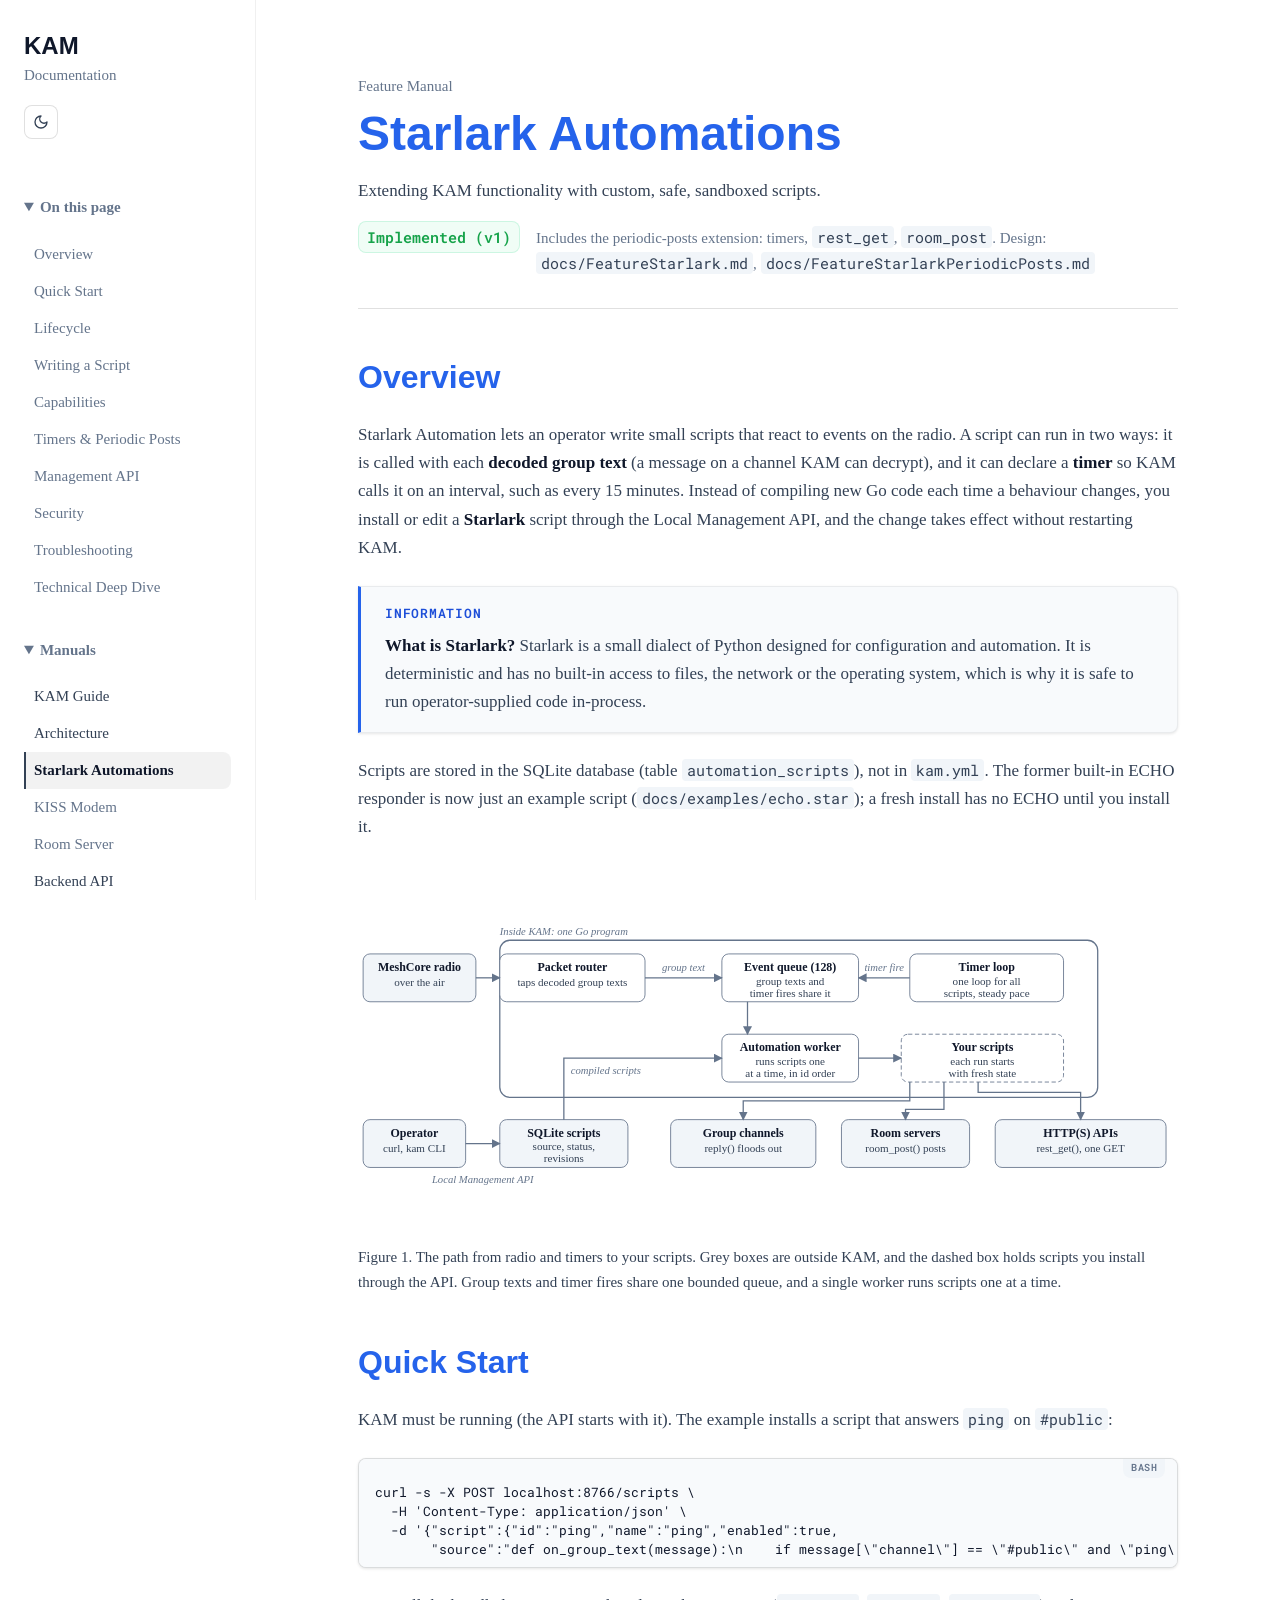
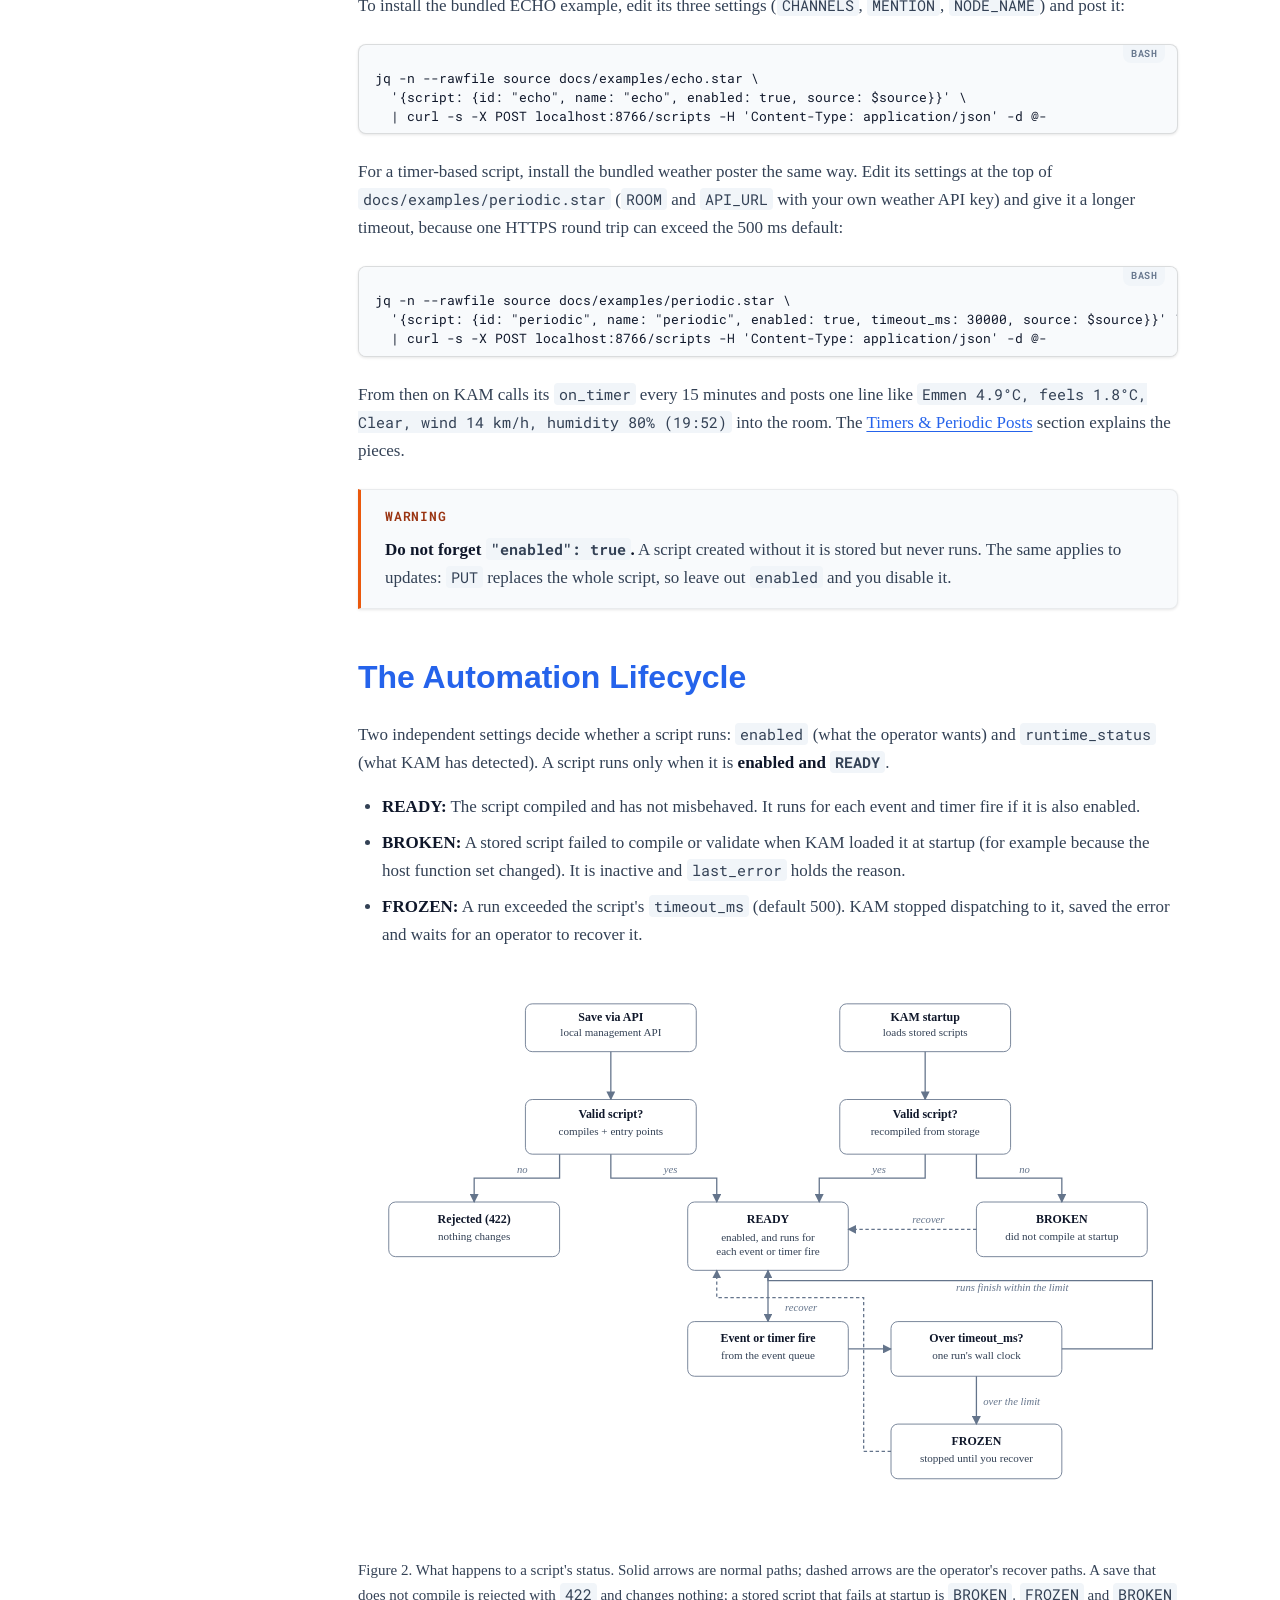
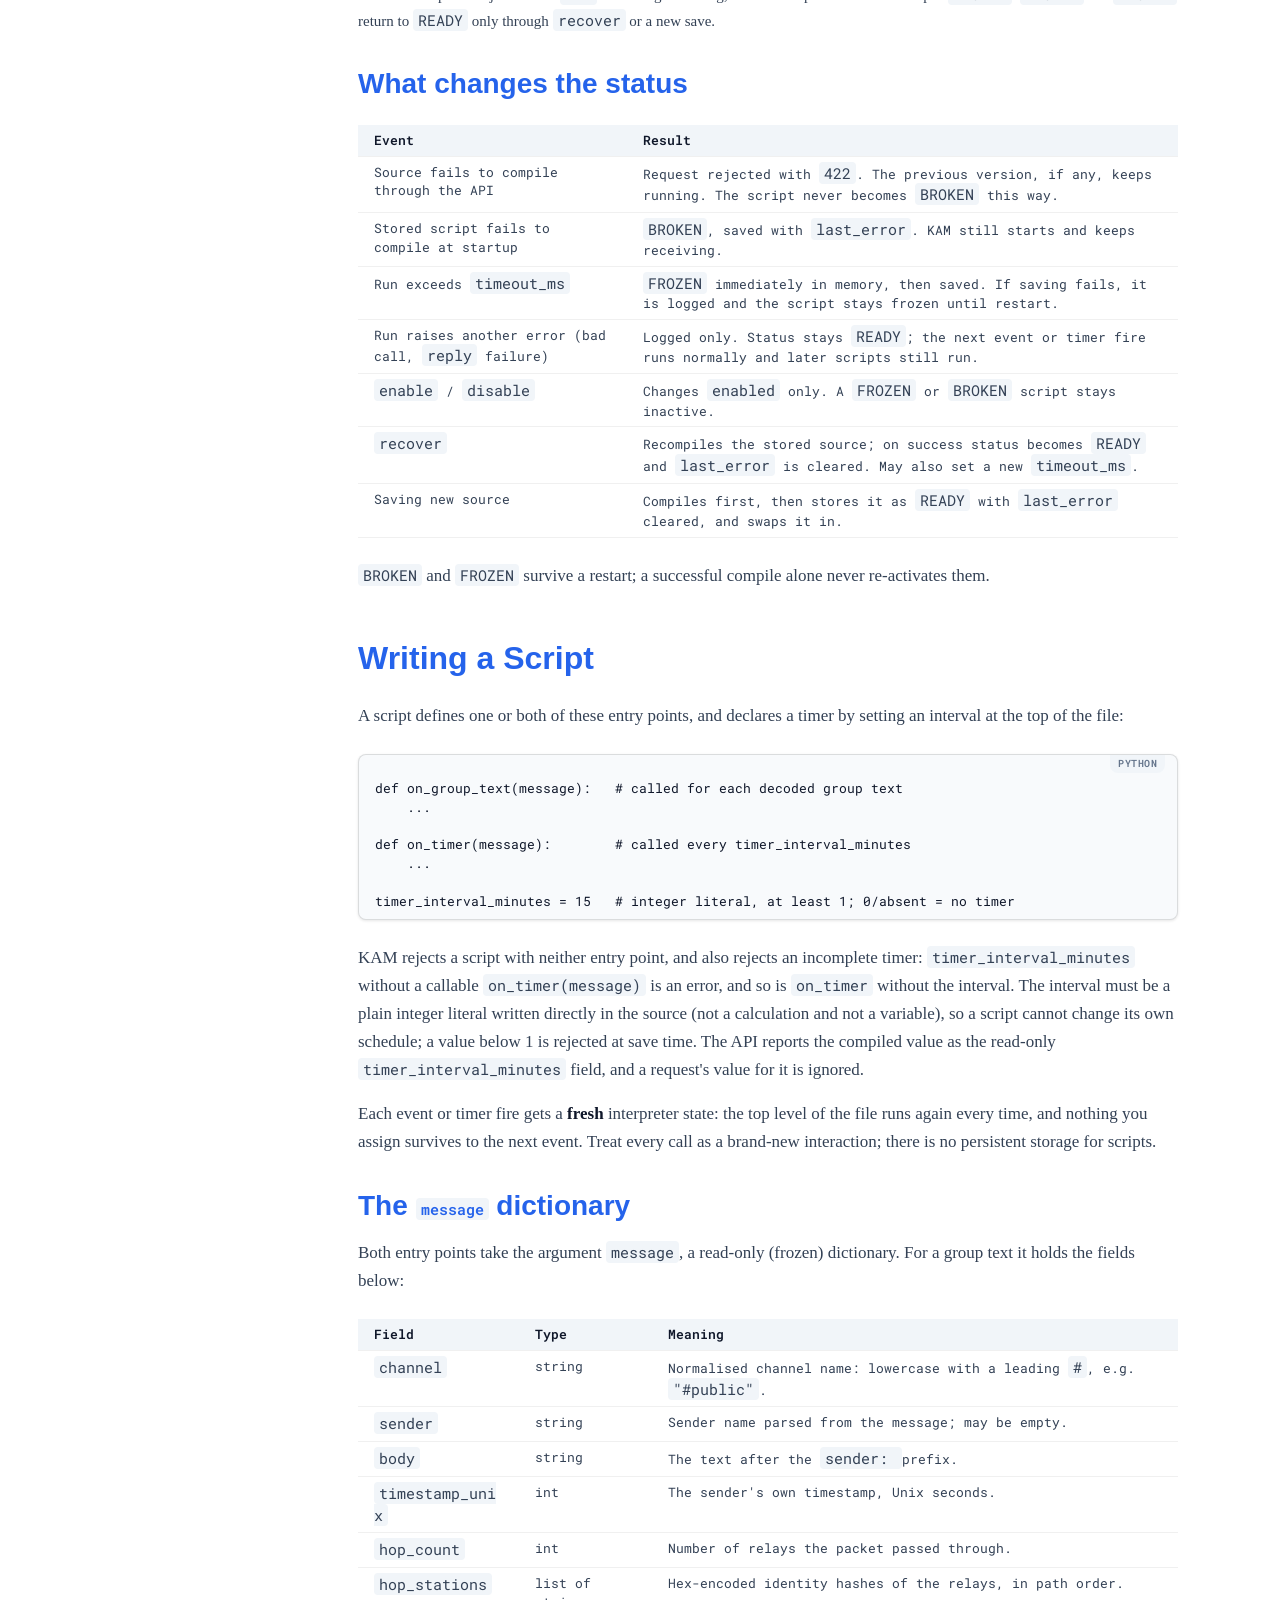
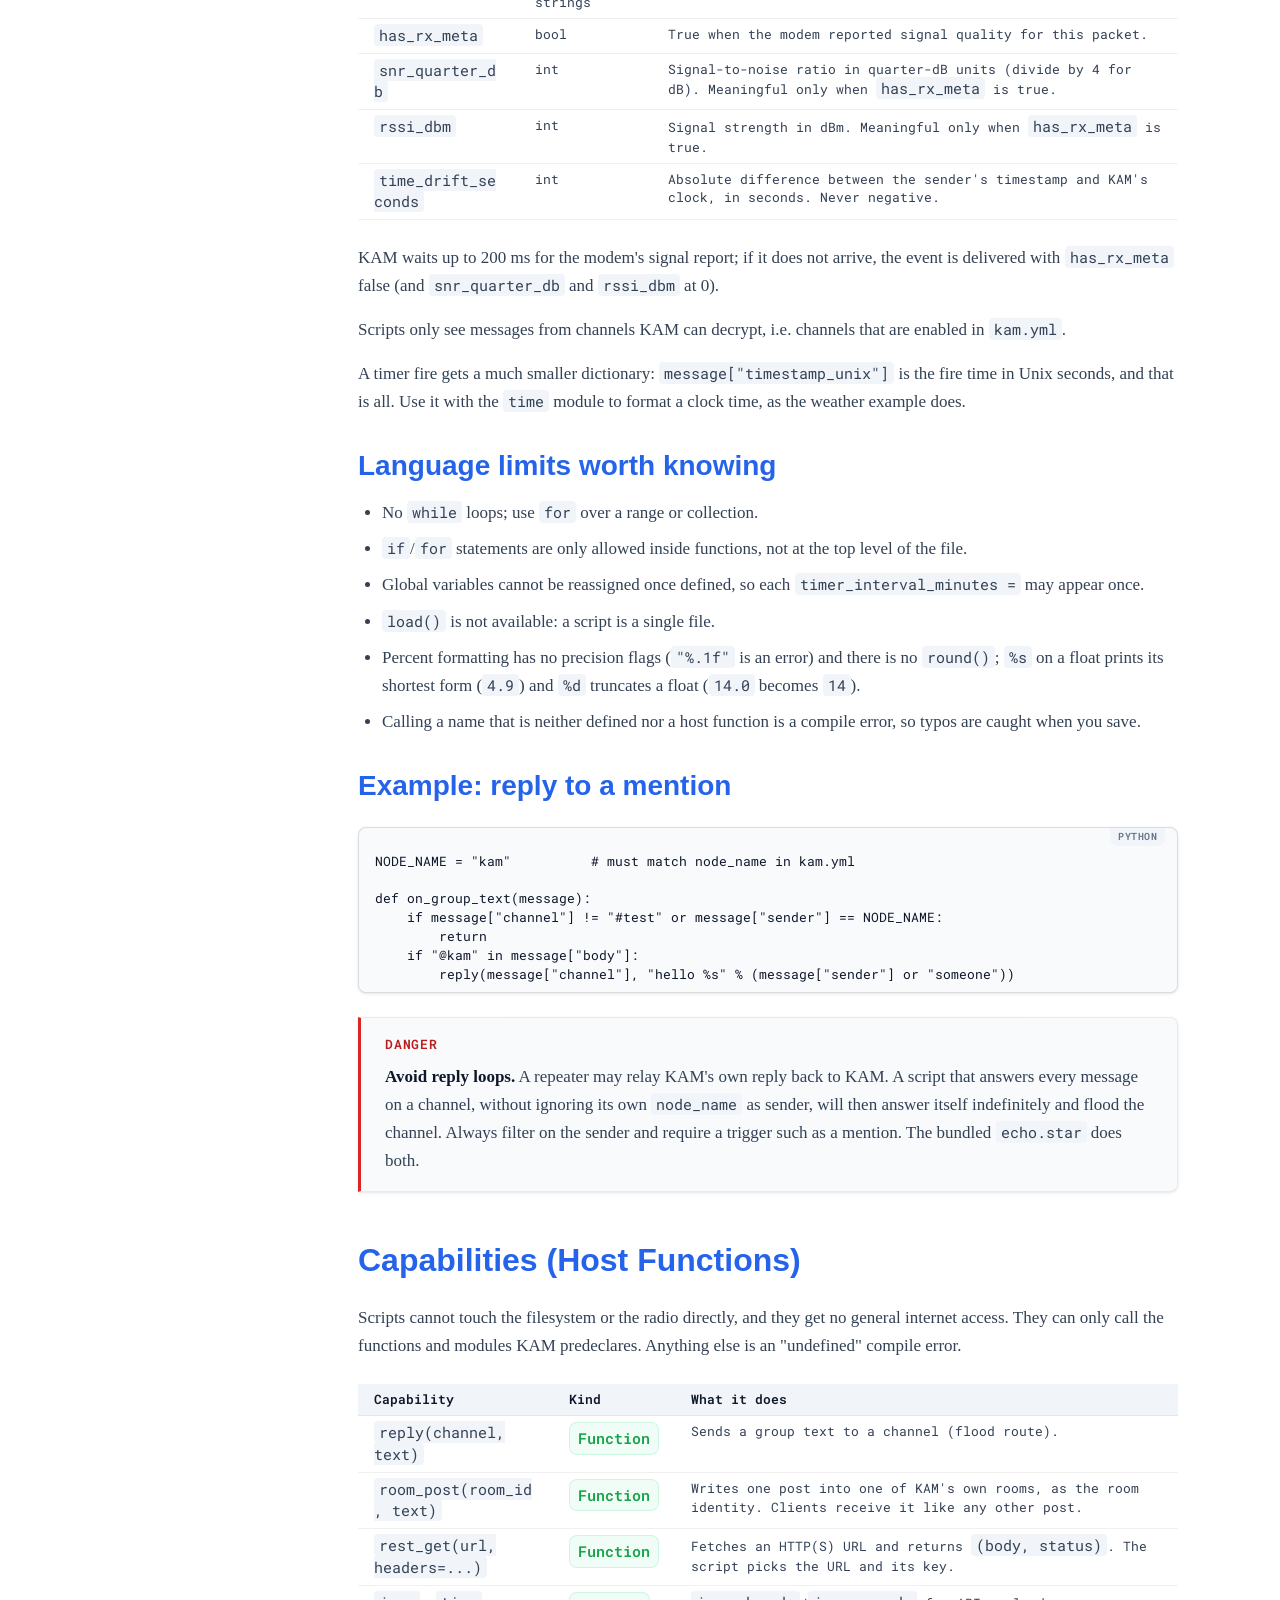
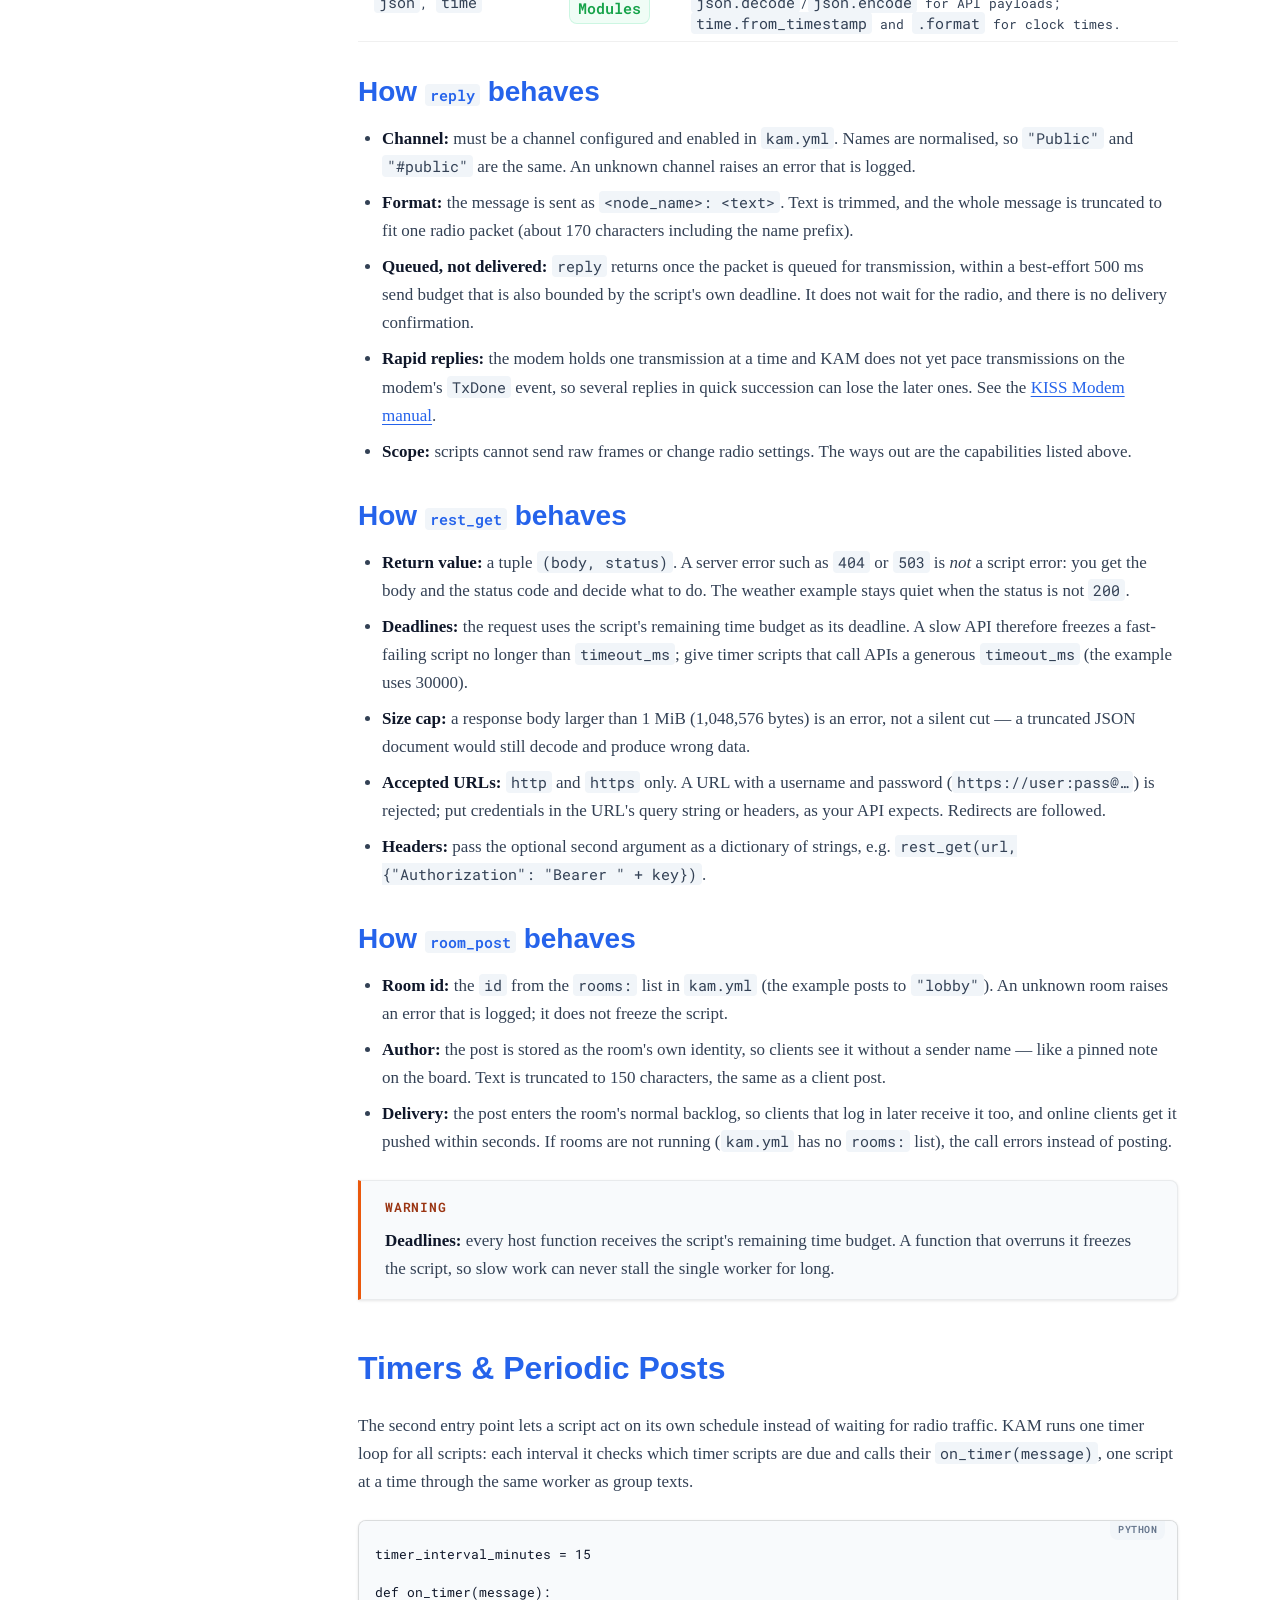
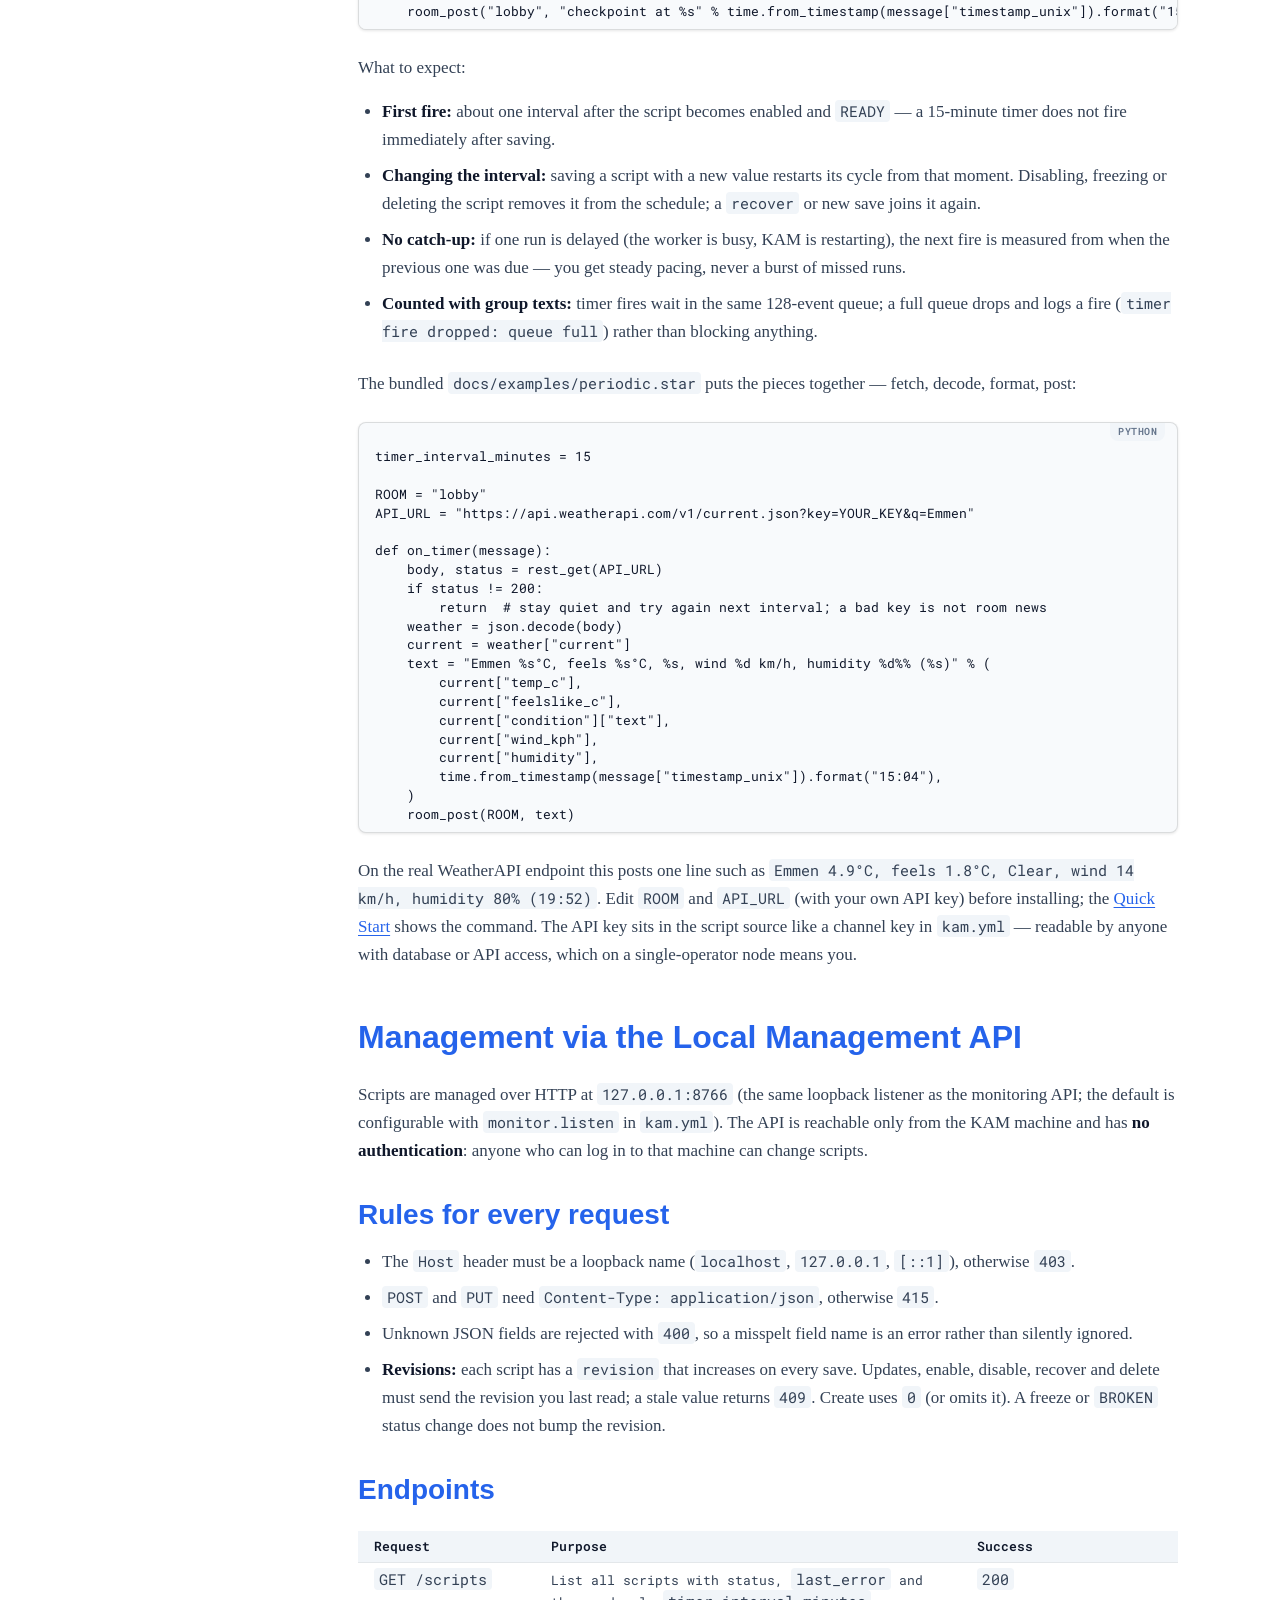
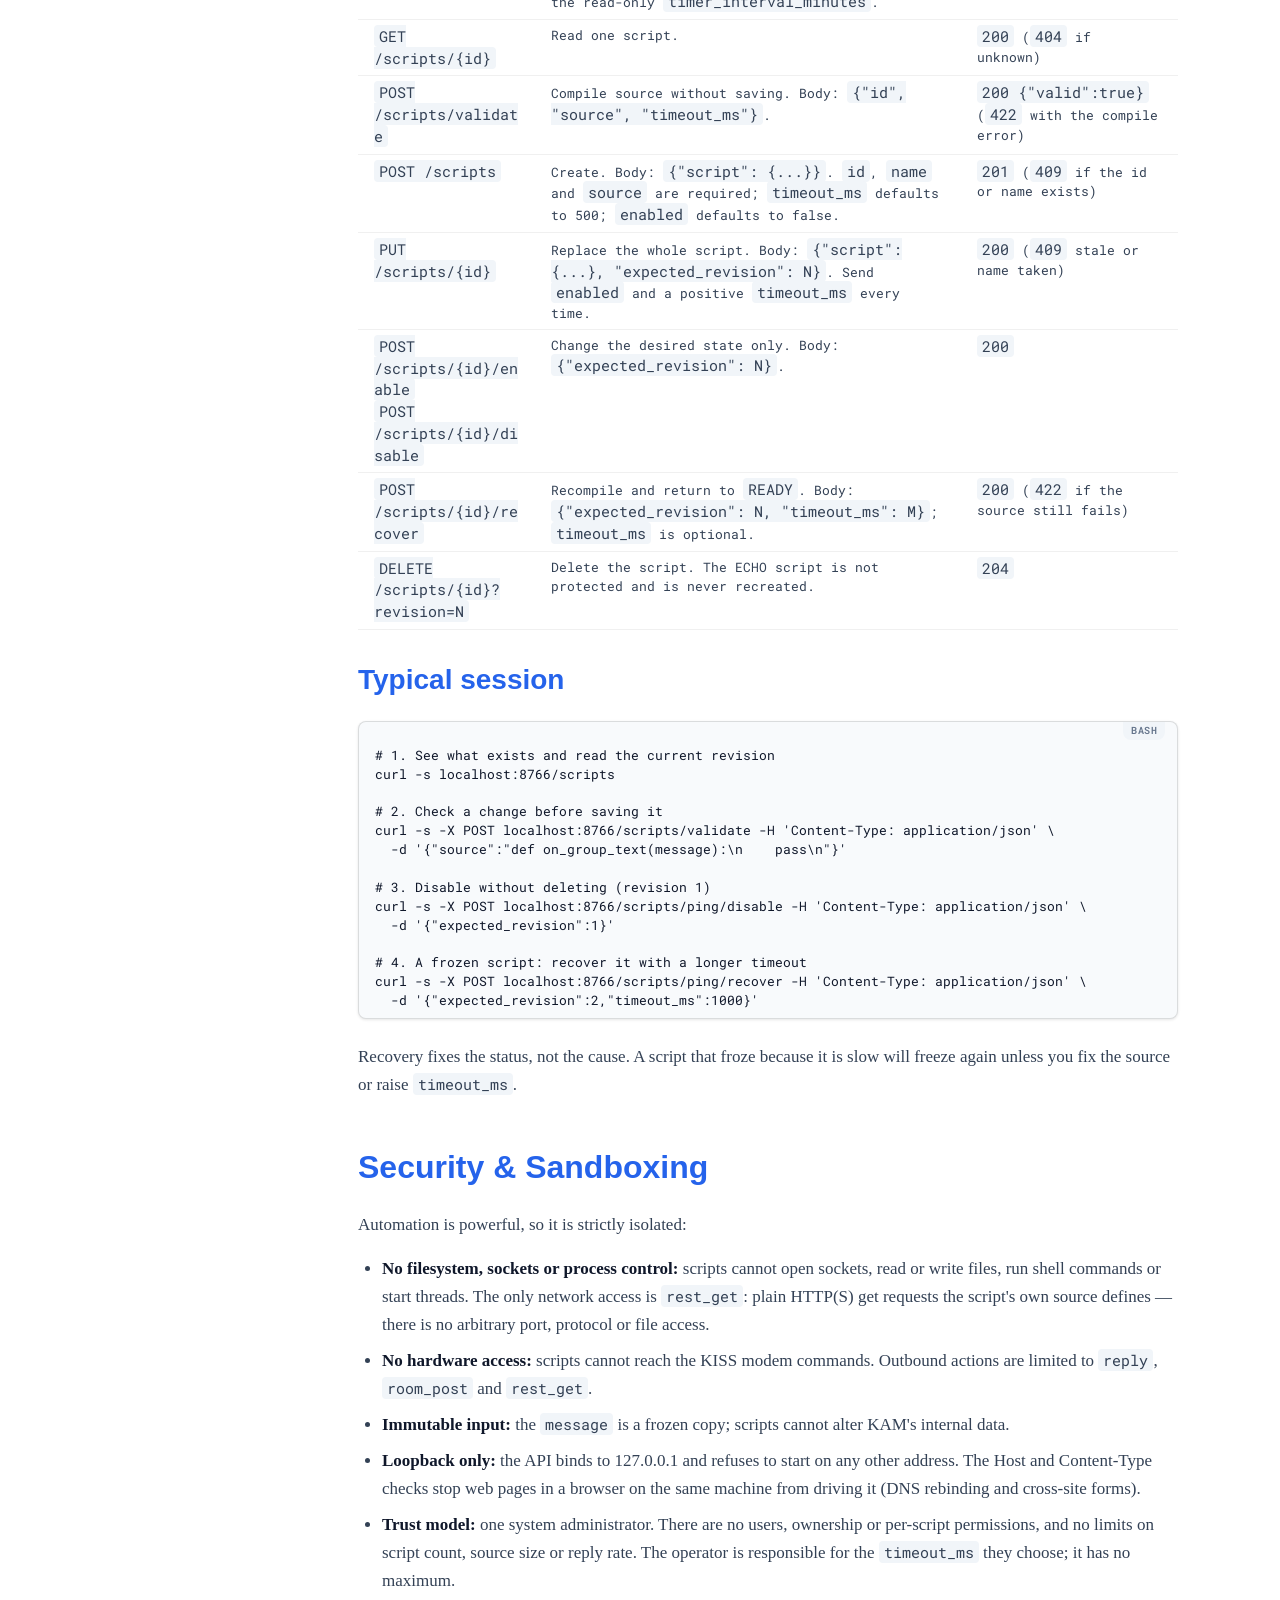
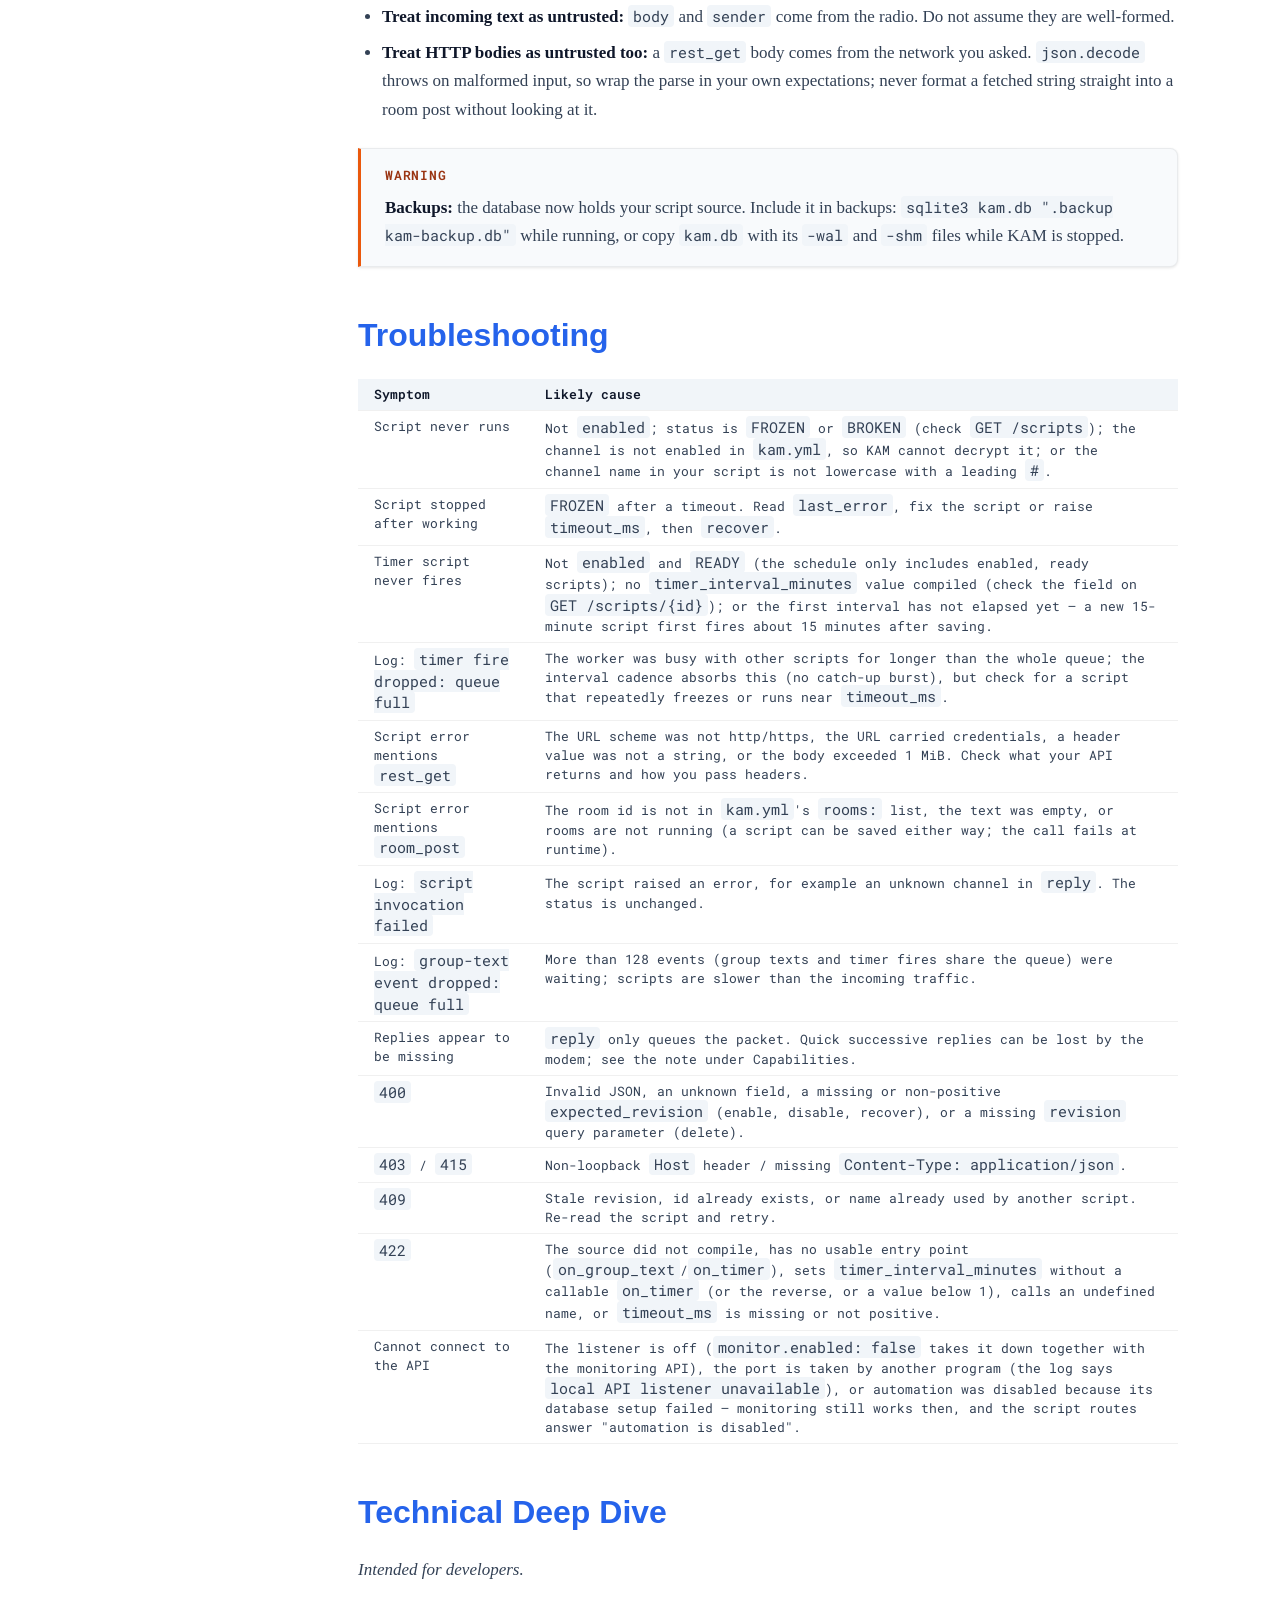
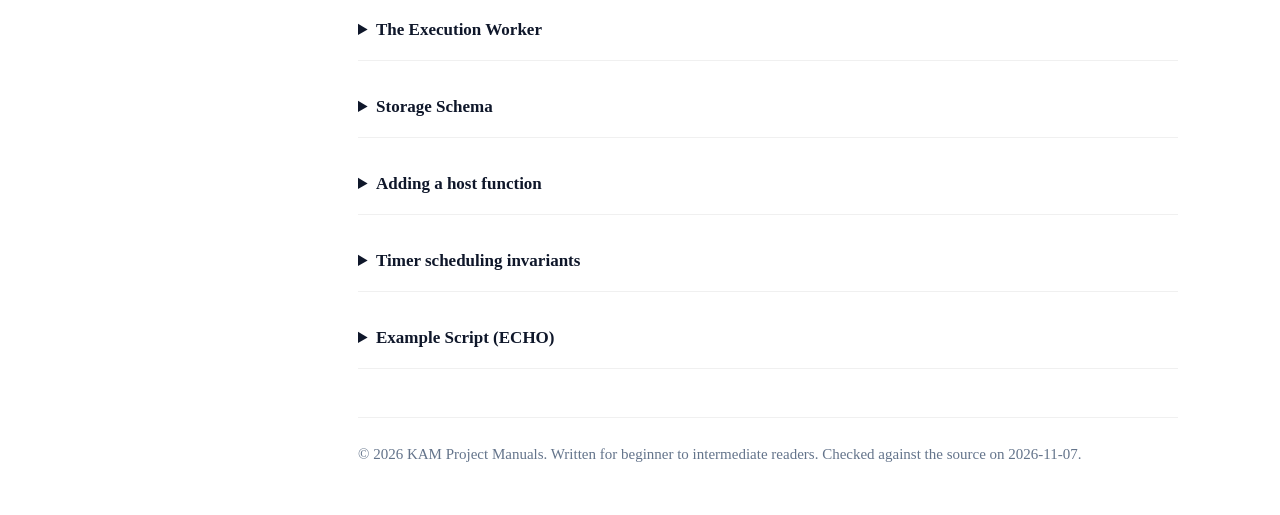
<file: manuals/FeatureStarlark.html>
<!DOCTYPE html>
<html lang="en" class="scroll-smooth">
<head>
    <meta charset="UTF-8">
    <meta name="viewport" content="width=device-width, initial-scale=1.0">
    <title>Starlark Automation Manual</title>
    <link href="manuals.css" rel="stylesheet">
    <script>try{var t=localStorage.getItem("kam-theme");if(t?t==="dark":matchMedia("(prefers-color-scheme: dark)").matches)document.documentElement.dataset.theme="dark"}catch(e){}</script>
    <script src="manuals.js" defer></script>
</head>
<body>
    <a class="skip-link" href="#main-content">Skip to content</a>
    <!-- Sidebar -->
    <aside>
        <div class="manual-brand"><strong>KAM</strong><span>Documentation</span><button class="theme-toggle" type="button" aria-label="Switch to dark mode"><svg class="icon-moon" viewBox="0 0 24 24" aria-hidden="true" focusable="false"><path d="M12 3a6 6 0 0 0 9 9 9 9 0 1 1-9-9Z"/></svg><svg class="icon-sun" viewBox="0 0 24 24" aria-hidden="true" focusable="false"><circle cx="12" cy="12" r="4"/><path d="M12 2v2M12 20v2M4.93 4.93l1.41 1.41M17.66 17.66l1.41 1.41M2 12h2M20 12h2M6.34 17.66l-1.41 1.41M19.07 4.93l-1.41 1.41"/></svg></button>
</div>
        <details class="manual-navigation" open>
        <summary>Contents</summary>
        <details class="navigation-section" open>
        <summary>On this page</summary>
        <nav class="space-y-3" aria-label="On this page">
            <a href="#overview" class="block text-sm text-slate-600 hover:text-blue-600 transition">Overview</a>
            <a href="#quickstart" class="block text-sm text-slate-600 hover:text-blue-600 transition">Quick Start</a>
            <a href="#lifecycle" class="block text-sm text-slate-600 hover:text-blue-600 transition">Lifecycle</a>
            <a href="#environment" class="block text-sm text-slate-600 hover:text-blue-600 transition">Writing a Script</a>
            <a href="#capabilities" class="block text-sm text-slate-600 hover:text-blue-600 transition">Capabilities</a>
            <a href="#periodic" class="block text-sm text-slate-600 hover:text-blue-600 transition">Timers &amp; Periodic Posts</a>
            <a href="#management" class="block text-sm text-slate-600 hover:text-blue-600 transition">Management API</a>
            <a href="#security" class="block text-sm text-slate-600 hover:text-blue-600 transition">Security</a>
            <a href="#troubleshooting" class="block text-sm text-slate-600 hover:text-blue-600 transition">Troubleshooting</a>
            <a href="#technical" class="block text-sm text-slate-600 hover:text-blue-600 transition">Technical Deep Dive</a>
        </nav>
        </details>
        <details class="navigation-section" open>
        <summary>Manuals</summary>
        <nav class="space-y-3" aria-label="Manuals">
            <a href="KAM.html">KAM Guide</a>
            <a href="Architecture.html">Architecture</a>
            <a href="FeatureStarlark.html" aria-current="page">Starlark Automations</a>
            <a href="FeatureKissModem.html" class="block text-sm text-slate-600 hover:text-blue-600 transition">KISS Modem</a>
            <a href="FeatureRoomServer.html" class="block text-sm text-slate-600 hover:text-blue-600 transition">Room Server</a>
            <a href="FeatureMonitorApi.html">Backend API</a>
        </nav>
        </details>
        </details>
    </aside>

    <!-- Main Content -->
    <main id="main-content" tabindex="-1">
        <header>
            <span>Feature Manual</span>
            <h1>Starlark Automations</h1>
            <p>Extending KAM functionality with custom, safe, sandboxed scripts.</p>
            <p class="mt-4"><span class="badge badge-green">Implemented (v1)</span> <span class="text-sm text-slate-500 ml-2">Includes the periodic-posts extension: timers, <code>rest_get</code>, <code>room_post</code>. Design: <code>docs/FeatureStarlark.md</code>, <code>docs/FeatureStarlarkPeriodicPosts.md</code></span></p>
        </header>

        <article class="prose prose-slate max-w-none">

            <!-- Overview -->
            <section id="overview">
                <h2>Overview</h2>
                <p>Starlark Automation lets an operator write small scripts that react to events on the radio. A script can run in two ways: it is called with each <strong class="text-blue-600">decoded group text</strong> (a message on a channel KAM can decrypt), and it can declare a <strong class="text-blue-600">timer</strong> so KAM calls it on an interval, such as every 15 minutes. Instead of compiling new Go code each time a behaviour changes, you install or edit a <strong class="text-blue-600">Starlark</strong> script through the Local Management API, and the change takes effect without restarting KAM.</p>

                <div class="info-box info-box-blue">
                    <strong class="text-blue-700">What is Starlark?</strong> Starlark is a small dialect of Python designed for configuration and automation. It is deterministic and has no built-in access to files, the network or the operating system, which is why it is safe to run operator-supplied code in-process.
                </div>

                <p>Scripts are stored in the SQLite database (table <code>automation_scripts</code>), not in <code>kam.yml</code>. The former built-in ECHO responder is now just an example script (<code>docs/examples/echo.star</code>); a fresh install has no ECHO until you install it.</p>

                                <div class="mermaid arch-diagram">
                    <svg xmlns="http://www.w3.org/2000/svg" viewBox="0 0 960 360" role="img" aria-labelledby="overview-title overview-desc">
                        <title id="overview-title">How scripts receive events and send</title>
                        <desc id="overview-desc">Group texts decoded by KAM and timer fires join one 128-slot event queue. One automation worker runs your installed scripts one at a time; it loads them from the SQLite scripts table, which the operator manages through the local management API. A script's reply goes to a group channel, its room_post goes to a room server, and rest_get fetches an HTTPS URL.</desc>
                        <defs>
                            <marker id="arch-arrow" viewBox="0 0 10 10" refX="9" refY="5" markerWidth="7" markerHeight="7" orient="auto-start-reverse"><path d="M0 0L10 5L0 10z"/></marker>
                        </defs>

<!-- Actors and frame -->
                        <text class="caption" x="166" y="54">Inside KAM: one Go program</text>
                        <rect class="frame" x="166" y="60" width="700" height="184" rx="12"/>
                        <g><rect class="box box-outside" x="6" y="76" width="132" height="56" rx="8"/><text class="name mid" x="72" y="96">MeshCore radio</text><text class="note mid" x="72" y="114">over the air</text></g>
                        <g><rect class="box" x="166" y="76" width="170" height="56" rx="8"/><text class="name mid" x="251" y="96">Packet router</text><text class="note mid" x="251" y="114">taps decoded group texts</text></g>
                        <g><rect class="box" x="426" y="76" width="160" height="56" rx="8"/><text class="name mid" x="506" y="96">Event queue (128)</text><text class="note mid" x="506" y="112">group texts and</text><text class="note mid" x="506" y="126">timer fires share it</text></g>
                        <g><rect class="box" x="646" y="76" width="180" height="56" rx="8"/><text class="name mid" x="736" y="96">Timer loop</text><text class="note mid" x="736" y="112">one loop for all</text><text class="note mid" x="736" y="126">scripts, steady pace</text></g>
                        <g><rect class="box" x="426" y="170" width="160" height="56" rx="8"/><text class="name mid" x="506" y="190">Automation worker</text><text class="note mid" x="506" y="206">runs scripts one</text><text class="note mid" x="506" y="220">at a time, in id order</text></g>
                        <g><rect class="box box-optional" x="636" y="170" width="190" height="56" rx="8"/><text class="name mid" x="731" y="190">Your scripts</text><text class="note mid" x="731" y="206">each run starts</text><text class="note mid" x="731" y="220">with fresh state</text></g>

<!-- Outside, below -->
                        <g><rect class="box box-outside" x="6" y="270" width="120" height="56" rx="8"/><text class="name mid" x="66" y="290">Operator</text><text class="note mid" x="66" y="308">curl, kam CLI</text></g>
                        <g><rect class="box box-outside" x="166" y="270" width="150" height="56" rx="8"/><text class="name mid" x="241" y="290">SQLite scripts</text><text class="note mid" x="241" y="306">source, status,</text><text class="note mid" x="241" y="320">revisions</text></g>
                        <g><rect class="box box-outside" x="366" y="270" width="170" height="56" rx="8"/><text class="name mid" x="451" y="290">Group channels</text><text class="note mid" x="451" y="308">reply() floods out</text></g>
                        <g><rect class="box box-outside" x="566" y="270" width="150" height="56" rx="8"/><text class="name mid" x="641" y="290">Room servers</text><text class="note mid" x="641" y="308">room_post() posts</text></g>
                        <g><rect class="box box-outside" x="746" y="270" width="200" height="56" rx="8"/><text class="name mid" x="846" y="290">HTTP(S) APIs</text><text class="note mid" x="846" y="308">rest_get(), one GET</text></g>

<!-- Arrows -->
                        <path class="link" d="M138 104H166"/>
                        <path class="link" d="M336 104H426"/>
                        <text class="caption mid" x="381" y="96">group text</text>
                        <path class="link" d="M646 104H586"/>
                        <text class="caption mid" x="616" y="96">timer fire</text>
                        <path class="link" d="M456 132V170"/>
                        <path class="link" d="M586 198H636"/>
                        <path class="link" d="M241 270V198H426"/>
                        <text class="caption" x="249" y="216">compiled scripts</text>
                        <path class="link" d="M126 298H166"/>
                        <text class="caption mid" x="146" y="344">Local Management API</text>
                        <path class="link" d="M646 226V248H451V270"/>
                        <path class="link" d="M686 226V258H641V270"/>
                        <path class="link" d="M726 226V238H846V270"/>
                    </svg>
                </div>
                <p class="text-sm">Figure 1. The path from radio and timers to your scripts. Grey boxes are outside KAM, and the dashed box holds scripts you install through the API. Group texts and timer fires share one bounded queue, and a single worker runs scripts one at a time.</p>
            </section>

            <!-- Quick start -->
            <section id="quickstart">
                <h2>Quick Start</h2>
                <p>KAM must be running (the API starts with it). The example installs a script that answers <code>ping</code> on <code>#public</code>:</p>
                <pre><code class="language-bash">curl -s -X POST localhost:8766/scripts \
  -H 'Content-Type: application/json' \
  -d '{"script":{"id":"ping","name":"ping","enabled":true,
       "source":"def on_group_text(message):\n    if message[\"channel\"] == \"#public\" and \"ping\" in message[\"body\"] and message[\"sender\"] != \"kam\":\n        reply(message[\"channel\"], \"pong, %d hops\" % message[\"hop_count\"])\n"}}'</code></pre>
                <p>To install the bundled ECHO example, edit its three settings (<code>CHANNELS</code>, <code>MENTION</code>, <code>NODE_NAME</code>) and post it:</p>
                <pre><code class="language-bash">jq -n --rawfile source docs/examples/echo.star \
  '{script: {id: "echo", name: "echo", enabled: true, source: $source}}' \
  | curl -s -X POST localhost:8766/scripts -H 'Content-Type: application/json' -d @-</code></pre>
                <p>For a timer-based script, install the bundled weather poster the same way. Edit its settings at the top of <code>docs/examples/periodic.star</code> (<code>ROOM</code> and <code>API_URL</code> with your own weather API key) and give it a longer timeout, because one HTTPS round trip can exceed the 500 ms default:</p>
                <pre><code class="language-bash">jq -n --rawfile source docs/examples/periodic.star \
  '{script: {id: "periodic", name: "periodic", enabled: true, timeout_ms: 30000, source: $source}}' \
  | curl -s -X POST localhost:8766/scripts -H 'Content-Type: application/json' -d @-</code></pre>
                <p>From then on KAM calls its <code>on_timer</code> every 15 minutes and posts one line like <code>Emmen 4.9°C, feels 1.8°C, Clear, wind 14 km/h, humidity 80% (19:52)</code> into the room. The <a href="#periodic">Timers &amp; Periodic Posts</a> section explains the pieces.</p>

                <div class="info-box info-box-amber">
                    <strong>Do not forget <code>"enabled": true</code>.</strong> A script created without it is stored but never runs. The same applies to updates: <code>PUT</code> replaces the whole script, so leave out <code>enabled</code> and you disable it.
                </div>
            </section>

            <!-- Lifecycle -->
            <section id="lifecycle">
                <h2>The Automation Lifecycle</h2>
                <p>Two independent settings decide whether a script runs: <code>enabled</code> (what the operator wants) and <code>runtime_status</code> (what KAM has detected). A script runs only when it is <strong>enabled and <code>READY</code></strong>.</p>
                <ul class="space-y-2">
                    <li><strong class="text-green-600">READY:</strong> The script compiled and has not misbehaved. It runs for each event and timer fire if it is also enabled.</li>
                    <li><strong class="text-red-600">BROKEN:</strong> A stored script failed to compile or validate when KAM loaded it at startup (for example because the host function set changed). It is inactive and <code>last_error</code> holds the reason.</li>
                    <li><strong class="text-amber-600">FROZEN:</strong> A run exceeded the script's <code>timeout_ms</code> (default 500). KAM stopped dispatching to it, saved the error and waits for an operator to recover it.</li>
                </ul>

                <div class="mermaid arch-diagram">
                    <svg xmlns="http://www.w3.org/2000/svg" viewBox="0 0 960 600" role="img" aria-labelledby="lifecycle-title lifecycle-desc">
                        <title id="lifecycle-title">A script's status lifecycle</title>
                        <desc id="lifecycle-desc">A script saved through the API is compiled with its entry points checked; success makes it READY, failure rejects the request with 422 and changes nothing. A stored script recompiled at startup follows the same check; success makes it READY, failure marks it BROKEN. A READY script runs for each event and timer fire; a run exceeding timeout_ms freezes it, and runs within the limit simply return. FROZEN and BROKEN scripts return to READY only through recover or a new save.</desc>
                        <defs>
                            <marker id="arch-arrow" viewBox="0 0 10 10" refX="9" refY="5" markerWidth="7" markerHeight="7" orient="auto-start-reverse"><path d="M0 0L10 5L0 10z"/></marker>
                        </defs>

<!-- Entries -->
                        <g><rect class="box" x="196" y="8" width="200" height="56" rx="8"/><text class="name mid" x="296" y="28">Save via API</text><text class="note mid" x="296" y="46">local management API</text></g>
                        <g><rect class="box" x="564" y="8" width="200" height="56" rx="8"/><text class="name mid" x="664" y="28">KAM startup</text><text class="note mid" x="664" y="46">loads stored scripts</text></g>

<!-- Compile checks -->
                        <g><rect class="box" x="196" y="120" width="200" height="64" rx="8"/><text class="name mid" x="296" y="142">Valid script?</text><text class="note mid" x="296" y="162">compiles + entry points</text></g>
                        <g><rect class="box" x="564" y="120" width="200" height="64" rx="8"/><text class="name mid" x="664" y="142">Valid script?</text><text class="note mid" x="664" y="162">recompiled from storage</text></g>

<!-- Outcomes -->
                        <g><rect class="box" x="36" y="240" width="200" height="64" rx="8"/><text class="name mid" x="136" y="264">Rejected (422)</text><text class="note mid" x="136" y="284">nothing changes</text></g>
                        <g><rect class="box" x="386" y="240" width="188" height="80" rx="8"/><text class="name mid" x="480" y="264">READY</text><text class="note mid" x="480" y="286">enabled, and runs for</text><text class="note mid" x="480" y="302">each event or timer fire</text></g>
                        <g><rect class="box" x="724" y="240" width="200" height="64" rx="8"/><text class="name mid" x="824" y="264">BROKEN</text><text class="note mid" x="824" y="284">did not compile at startup</text></g>

<!-- Runtime -->
                        <g><rect class="box" x="386" y="380" width="188" height="64" rx="8"/><text class="name mid" x="480" y="404">Event or timer fire</text><text class="note mid" x="480" y="424">from the event queue</text></g>
                        <g><rect class="box" x="624" y="380" width="200" height="64" rx="8"/><text class="name mid" x="724" y="404">Over timeout_ms?</text><text class="note mid" x="724" y="424">one run's wall clock</text></g>
                        <g><rect class="box" x="624" y="500" width="200" height="64" rx="8"/><text class="name mid" x="724" y="524">FROZEN</text><text class="note mid" x="724" y="544">stopped until you recover</text></g>

<!-- Arrows: entries to checks -->
                        <path class="link" d="M296 64V120"/>
                        <path class="link" d="M664 64V120"/>

<!-- Arrows: check outcomes -->
                        <path class="link" d="M236 184V212H136V240"/>
                        <text class="caption" x="186" y="206">no</text>
                        <path class="link" d="M296 184V212H420V240"/>
                        <text class="caption" x="358" y="206">yes</text>
                        <path class="link" d="M724 184V212H824V240"/>
                        <text class="caption" x="774" y="206">no</text>
                        <path class="link" d="M664 184V212H540V240"/>
                        <text class="caption" x="602" y="206">yes</text>

<!-- Arrows: runtime loop -->
                        <path class="link" d="M480 320V380"/>
                        <path class="link" d="M574 412H624"/>
                        <path class="link" d="M824 412H930V332H480V320"/>
                        <text class="caption" x="700" y="344">runs finish within the limit</text>
                        <path class="link" d="M724 444V500"/>
                        <text class="caption" x="732" y="478">over the limit</text>

<!-- Arrows: recover paths -->
                        <path class="link link-soft" d="M624 532H592V352H420V320"/>
                        <text class="caption" x="500" y="368">recover</text>
                        <path class="link link-soft" d="M724 272H574"/>
                        <text class="caption" x="649" y="264">recover</text>
                    </svg>
                </div>
                <p class="text-sm">Figure 2. What happens to a script's status. Solid arrows are normal paths; dashed arrows are the operator's recover paths. A save that does not compile is rejected with <code>422</code> and changes nothing; a stored script that fails at startup is <code>BROKEN</code>. <code>FROZEN</code> and <code>BROKEN</code> return to <code>READY</code> only through <code>recover</code> or a new save.</p>

                <h3>What changes the status</h3>
                <table>
                    <thead><tr><th>Event</th><th>Result</th></tr></thead>
                    <tbody>
                        <tr><td>Source fails to compile through the API</td><td>Request rejected with <code>422</code>. The previous version, if any, keeps running. The script never becomes <code>BROKEN</code> this way.</td></tr>
                        <tr><td>Stored script fails to compile at startup</td><td><code>BROKEN</code>, saved with <code>last_error</code>. KAM still starts and keeps receiving.</td></tr>
                        <tr><td>Run exceeds <code>timeout_ms</code></td><td><code>FROZEN</code> immediately in memory, then saved. If saving fails, it is logged and the script stays frozen until restart.</td></tr>
                        <tr><td>Run raises another error (bad call, <code>reply</code> failure)</td><td>Logged only. Status stays <code>READY</code>; the next event or timer fire runs normally and later scripts still run.</td></tr>
                        <tr><td><code>enable</code> / <code>disable</code></td><td>Changes <code>enabled</code> only. A <code>FROZEN</code> or <code>BROKEN</code> script stays inactive.</td></tr>
                        <tr><td><code>recover</code></td><td>Recompiles the stored source; on success status becomes <code>READY</code> and <code>last_error</code> is cleared. May also set a new <code>timeout_ms</code>.</td></tr>
                        <tr><td>Saving new source</td><td>Compiles first, then stores it as <code>READY</code> with <code>last_error</code> cleared, and swaps it in.</td></tr>
                    </tbody>
                </table>
                <p><code>BROKEN</code> and <code>FROZEN</code> survive a restart; a successful compile alone never re-activates them.</p>
            </section>

            <!-- Environment -->
            <section id="environment">
                <h2>Writing a Script</h2>
                <p>A script defines one or both of these entry points, and declares a timer by setting an interval at the top of the file:</p>
                <pre><code class="language-python">def on_group_text(message):   # called for each decoded group text
    ...

def on_timer(message):        # called every timer_interval_minutes
    ...

timer_interval_minutes = 15   # integer literal, at least 1; 0/absent = no timer</code></pre>
                <p>KAM rejects a script with neither entry point, and also rejects an incomplete timer: <code>timer_interval_minutes</code> without a callable <code>on_timer(message)</code> is an error, and so is <code>on_timer</code> without the interval. The interval must be a plain integer literal written directly in the source (not a calculation and not a variable), so a script cannot change its own schedule; a value below 1 is rejected at save time. The API reports the compiled value as the read-only <code>timer_interval_minutes</code> field, and a request's value for it is ignored.</p>
                <p>Each event or timer fire gets a <strong>fresh</strong> interpreter state: the top level of the file runs again every time, and nothing you assign survives to the next event. Treat every call as a brand-new interaction; there is no persistent storage for scripts.</p>

                <h3>The <code>message</code> dictionary</h3>
                <p>Both entry points take the argument <code>message</code>, a read-only (frozen) dictionary. For a group text it holds the fields below:</p>
                <table>
                    <thead>
                        <tr><th>Field</th><th>Type</th><th>Meaning</th></tr>
                    </thead>
                    <tbody>
                        <tr><td><code>channel</code></td><td>string</td><td>Normalised channel name: lowercase with a leading <code>#</code>, e.g. <code>"#public"</code>.</td></tr>
                        <tr><td><code>sender</code></td><td>string</td><td>Sender name parsed from the message; may be empty.</td></tr>
                        <tr><td><code>body</code></td><td>string</td><td>The text after the <code>sender: </code> prefix.</td></tr>
                        <tr><td><code>timestamp_unix</code></td><td>int</td><td>The sender's own timestamp, Unix seconds.</td></tr>
                        <tr><td><code>hop_count</code></td><td>int</td><td>Number of relays the packet passed through.</td></tr>
                        <tr><td><code>hop_stations</code></td><td>list of strings</td><td>Hex-encoded identity hashes of the relays, in path order.</td></tr>
                        <tr><td><code>has_rx_meta</code></td><td>bool</td><td>True when the modem reported signal quality for this packet.</td></tr>
                        <tr><td><code>snr_quarter_db</code></td><td>int</td><td>Signal-to-noise ratio in quarter-dB units (divide by 4 for dB). Meaningful only when <code>has_rx_meta</code> is true.</td></tr>
                        <tr><td><code>rssi_dbm</code></td><td>int</td><td>Signal strength in dBm. Meaningful only when <code>has_rx_meta</code> is true.</td></tr>
                        <tr><td><code>time_drift_seconds</code></td><td>int</td><td>Absolute difference between the sender's timestamp and KAM's clock, in seconds. Never negative.</td></tr>
                    </tbody>
                </table>
                <p>KAM waits up to 200 ms for the modem's signal report; if it does not arrive, the event is delivered with <code>has_rx_meta</code> false (and <code>snr_quarter_db</code> and <code>rssi_dbm</code> at 0).</p>
                <p>Scripts only see messages from channels KAM can decrypt, i.e. channels that are enabled in <code>kam.yml</code>.</p>
                <p>A timer fire gets a much smaller dictionary: <code>message["timestamp_unix"]</code> is the fire time in Unix seconds, and that is all. Use it with the <code>time</code> module to format a clock time, as the weather example does.</p>

                <h3>Language limits worth knowing</h3>
                <ul>
                    <li>No <code>while</code> loops; use <code>for</code> over a range or collection.</li>
                    <li><code>if</code>/<code>for</code> statements are only allowed inside functions, not at the top level of the file.</li>
                    <li>Global variables cannot be reassigned once defined, so each <code>timer_interval_minutes =</code> may appear once.</li>
                    <li><code>load()</code> is not available: a script is a single file.</li>
                    <li>Percent formatting has no precision flags (<code>"%.1f"</code> is an error) and there is no <code>round()</code>; <code>%s</code> on a float prints its shortest form (<code>4.9</code>) and <code>%d</code> truncates a float (<code>14.0</code> becomes <code>14</code>).</li>
                    <li>Calling a name that is neither defined nor a host function is a compile error, so typos are caught when you save.</li>
                </ul>

                <h3>Example: reply to a mention</h3>
                <pre><code class="language-python">NODE_NAME = "kam"          # must match node_name in kam.yml

def on_group_text(message):
    if message["channel"] != "#test" or message["sender"] == NODE_NAME:
        return
    if "@kam" in message["body"]:
        reply(message["channel"], "hello %s" % (message["sender"] or "someone"))</code></pre>
                <div class="info-box info-box-red">
                    <strong>Avoid reply loops.</strong> A repeater may relay KAM's own reply back to KAM. A script that answers every message on a channel, without ignoring its own <code>node_name</code> as sender, will then answer itself indefinitely and flood the channel. Always filter on the sender and require a trigger such as a mention. The bundled <code>echo.star</code> does both.
                </div>
            </section>

            <!-- Capabilities -->
            <section id="capabilities">
                <h2>Capabilities (Host Functions)</h2>
                <p>Scripts cannot touch the filesystem or the radio directly, and they get no general internet access. They can only call the functions and modules KAM predeclares. Anything else is an "undefined" compile error.</p>

                <table>
                    <thead><tr><th>Capability</th><th>Kind</th><th>What it does</th></tr></thead>
                    <tbody>
                        <tr>
                            <td><code>reply(channel, text)</code></td>
                            <td><span class="badge badge-green">Function</span></td>
                            <td>Sends a group text to a channel (flood route).</td>
                        </tr>
                        <tr>
                            <td><code>room_post(room_id, text)</code></td>
                            <td><span class="badge badge-green">Function</span></td>
                            <td>Writes one post into one of KAM's own rooms, as the room identity. Clients receive it like any other post.</td>
                        </tr>
                        <tr>
                            <td><code>rest_get(url, headers=...)</code></td>
                            <td><span class="badge badge-green">Function</span></td>
                            <td>Fetches an HTTP(S) URL and returns <code>(body, status)</code>. The script picks the URL and its key.</td>
                        </tr>
                        <tr>
                            <td><code>json</code>, <code>time</code></td>
                            <td><span class="badge badge-green">Modules</span></td>
                            <td><code>json.decode</code>/<code>json.encode</code> for API payloads; <code>time.from_timestamp</code> and <code>.format</code> for clock times.</td>
                        </tr>
                    </tbody>
                </table>

                <h3>How <code>reply</code> behaves</h3>
                <ul>
                    <li><strong>Channel:</strong> must be a channel configured and enabled in <code>kam.yml</code>. Names are normalised, so <code>"Public"</code> and <code>"#public"</code> are the same. An unknown channel raises an error that is logged.</li>
                    <li><strong>Format:</strong> the message is sent as <code>&lt;node_name&gt;: &lt;text&gt;</code>. Text is trimmed, and the whole message is truncated to fit one radio packet (about 170 characters including the name prefix).</li>
                    <li><strong>Queued, not delivered:</strong> <code>reply</code> returns once the packet is queued for transmission, within a best-effort 500 ms send budget that is also bounded by the script's own deadline. It does not wait for the radio, and there is no delivery confirmation.</li>
                    <li><strong>Rapid replies:</strong> the modem holds one transmission at a time and KAM does not yet pace transmissions on the modem's <code>TxDone</code> event, so several replies in quick succession can lose the later ones. See the <a class="text-blue-600" href="FeatureKissModem.html">KISS Modem manual</a>.</li>
                    <li><strong>Scope:</strong> scripts cannot send raw frames or change radio settings. The ways out are the capabilities listed above.</li>
                </ul>

                <h3>How <code>rest_get</code> behaves</h3>
                <ul>
                    <li><strong>Return value:</strong> a tuple <code>(body, status)</code>. A server error such as <code>404</code> or <code>503</code> is <em>not</em> a script error: you get the body and the status code and decide what to do. The weather example stays quiet when the status is not <code>200</code>.</li>
                    <li><strong>Deadlines:</strong> the request uses the script's remaining time budget as its deadline. A slow API therefore freezes a fast-failing script no longer than <code>timeout_ms</code>; give timer scripts that call APIs a generous <code>timeout_ms</code> (the example uses 30000).</li>
                    <li><strong>Size cap:</strong> a response body larger than 1 MiB (1,048,576 bytes) is an error, not a silent cut — a truncated JSON document would still decode and produce wrong data.</li>
                    <li><strong>Accepted URLs:</strong> <code>http</code> and <code>https</code> only. A URL with a username and password (<code>https://user:pass@…</code>) is rejected; put credentials in the URL's query string or headers, as your API expects. Redirects are followed.</li>
                    <li><strong>Headers:</strong> pass the optional second argument as a dictionary of strings, e.g. <code>rest_get(url, {"Authorization": "Bearer " + key})</code>.</li>
                </ul>

                <h3>How <code>room_post</code> behaves</h3>
                <ul>
                    <li><strong>Room id:</strong> the <code>id</code> from the <code>rooms:</code> list in <code>kam.yml</code> (the example posts to <code>"lobby"</code>). An unknown room raises an error that is logged; it does not freeze the script.</li>
                    <li><strong>Author:</strong> the post is stored as the room's own identity, so clients see it without a sender name — like a pinned note on the board. Text is truncated to 150 characters, the same as a client post.</li>
                    <li><strong>Delivery:</strong> the post enters the room's normal backlog, so clients that log in later receive it too, and online clients get it pushed within seconds. If rooms are not running (<code>kam.yml</code> has no <code>rooms:</code> list), the call errors instead of posting.</li>
                </ul>

                <div class="info-box info-box-amber">
                    <strong>Deadlines:</strong> every host function receives the script's remaining time budget. A function that overruns it freezes the script, so slow work can never stall the single worker for long.
                </div>
            </section>

<!-- Periodic posts -->
            <section id="periodic">
                <h2>Timers &amp; Periodic Posts</h2>
                <p>The second entry point lets a script act on its own schedule instead of waiting for radio traffic. KAM runs one timer loop for all scripts: each interval it checks which timer scripts are due and calls their <code>on_timer(message)</code>, one script at a time through the same worker as group texts.</p>
                <pre><code class="language-python">timer_interval_minutes = 15

def on_timer(message):
    room_post("lobby", "checkpoint at %s" % time.from_timestamp(message["timestamp_unix"]).format("15:04"))</code></pre>
                <p>What to expect:</p>
                <ul>
                    <li><strong>First fire:</strong> about one interval after the script becomes enabled and <code>READY</code> — a 15-minute timer does not fire immediately after saving.</li>
                    <li><strong>Changing the interval:</strong> saving a script with a new value restarts its cycle from that moment. Disabling, freezing or deleting the script removes it from the schedule; a <code>recover</code> or new save joins it again.</li>
                    <li><strong>No catch-up:</strong> if one run is delayed (the worker is busy, KAM is restarting), the next fire is measured from when the previous one was due — you get steady pacing, never a burst of missed runs.</li>
                    <li><strong>Counted with group texts:</strong> timer fires wait in the same 128-event queue; a full queue drops and logs a fire (<code>timer fire dropped: queue full</code>) rather than blocking anything.</li>
                </ul>
                <p>The bundled <code>docs/examples/periodic.star</code> puts the pieces together — fetch, decode, format, post:</p>
                <pre><code class="language-python">timer_interval_minutes = 15

ROOM = "lobby"
API_URL = "https://api.weatherapi.com/v1/current.json?key=YOUR_KEY&q=Emmen"

def on_timer(message):
    body, status = rest_get(API_URL)
    if status != 200:
        return  # stay quiet and try again next interval; a bad key is not room news
    weather = json.decode(body)
    current = weather["current"]
    text = "Emmen %s°C, feels %s°C, %s, wind %d km/h, humidity %d%% (%s)" % (
        current["temp_c"],
        current["feelslike_c"],
        current["condition"]["text"],
        current["wind_kph"],
        current["humidity"],
        time.from_timestamp(message["timestamp_unix"]).format("15:04"),
    )
    room_post(ROOM, text)</code></pre>
                <p>On the real WeatherAPI endpoint this posts one line such as <code>Emmen 4.9°C, feels 1.8°C, Clear, wind 14 km/h, humidity 80% (19:52)</code>. Edit <code>ROOM</code> and <code>API_URL</code> (with your own API key) before installing; the <a href="#quickstart">Quick Start</a> shows the command. The API key sits in the script source like a channel key in <code>kam.yml</code> — readable by anyone with database or API access, which on a single-operator node means you.</p>
            </section>

            <!-- Management -->
            <section id="management">
                <h2>Management via the Local Management API</h2>
                <p>Scripts are managed over HTTP at <code class="text-blue-600">127.0.0.1:8766</code> (the same loopback listener as the monitoring API; the default is configurable with <code>monitor.listen</code> in <code>kam.yml</code>). The API is reachable only from the KAM machine and has <strong>no authentication</strong>: anyone who can log in to that machine can change scripts.</p>

                <h3>Rules for every request</h3>
                <ul>
                    <li>The <code>Host</code> header must be a loopback name (<code>localhost</code>, <code>127.0.0.1</code>, <code>[::1]</code>), otherwise <code>403</code>.</li>
                    <li><code>POST</code> and <code>PUT</code> need <code>Content-Type: application/json</code>, otherwise <code>415</code>.</li>
                    <li>Unknown JSON fields are rejected with <code>400</code>, so a misspelt field name is an error rather than silently ignored.</li>
                    <li><strong>Revisions:</strong> each script has a <code>revision</code> that increases on every save. Updates, enable, disable, recover and delete must send the revision you last read; a stale value returns <code>409</code>. Create uses <code>0</code> (or omits it). A freeze or <code>BROKEN</code> status change does not bump the revision.</li>
                </ul>

                <h3>Endpoints</h3>
                <table>
                    <thead><tr><th>Request</th><th>Purpose</th><th>Success</th></tr></thead>
                    <tbody>
                        <tr><td><code>GET /scripts</code></td><td>List all scripts with status, <code>last_error</code> and the read-only <code>timer_interval_minutes</code>.</td><td><code>200</code></td></tr>
                        <tr><td><code>GET /scripts/{id}</code></td><td>Read one script.</td><td><code>200</code> (<code>404</code> if unknown)</td></tr>
                        <tr><td><code>POST /scripts/validate</code></td><td>Compile source without saving. Body: <code>{"id", "source", "timeout_ms"}</code>.</td><td><code>200 {"valid":true}</code> (<code>422</code> with the compile error)</td></tr>
                        <tr><td><code>POST /scripts</code></td><td>Create. Body: <code>{"script": {...}}</code>. <code>id</code>, <code>name</code> and <code>source</code> are required; <code>timeout_ms</code> defaults to 500; <code>enabled</code> defaults to false.</td><td><code>201</code> (<code>409</code> if the id or name exists)</td></tr>
                        <tr><td><code>PUT /scripts/{id}</code></td><td>Replace the whole script. Body: <code>{"script": {...}, "expected_revision": N}</code>. Send <code>enabled</code> and a positive <code>timeout_ms</code> every time.</td><td><code>200</code> (<code>409</code> stale or name taken)</td></tr>
                        <tr><td><code>POST /scripts/{id}/enable</code><br><code>POST /scripts/{id}/disable</code></td><td>Change the desired state only. Body: <code>{"expected_revision": N}</code>.</td><td><code>200</code></td></tr>
                        <tr><td><code>POST /scripts/{id}/recover</code></td><td>Recompile and return to <code>READY</code>. Body: <code>{"expected_revision": N, "timeout_ms": M}</code>; <code>timeout_ms</code> is optional.</td><td><code>200</code> (<code>422</code> if the source still fails)</td></tr>
                        <tr><td><code>DELETE /scripts/{id}?revision=N</code></td><td>Delete the script. The ECHO script is not protected and is never recreated.</td><td><code>204</code></td></tr>
                    </tbody>
                </table>

                <h3>Typical session</h3>
                <pre><code class="language-bash"># 1. See what exists and read the current revision
curl -s localhost:8766/scripts

# 2. Check a change before saving it
curl -s -X POST localhost:8766/scripts/validate -H 'Content-Type: application/json' \
  -d '{"source":"def on_group_text(message):\n    pass\n"}'

# 3. Disable without deleting (revision 1)
curl -s -X POST localhost:8766/scripts/ping/disable -H 'Content-Type: application/json' \
  -d '{"expected_revision":1}'

# 4. A frozen script: recover it with a longer timeout
curl -s -X POST localhost:8766/scripts/ping/recover -H 'Content-Type: application/json' \
  -d '{"expected_revision":2,"timeout_ms":1000}'</code></pre>
                <p>Recovery fixes the status, not the cause. A script that froze because it is slow will freeze again unless you fix the source or raise <code>timeout_ms</code>.</p>
            </section>

            <!-- Security -->
            <section id="security">
                <h2 class="text-red-600">Security &amp; Sandboxing</h2>
                <p>Automation is powerful, so it is strictly isolated:</p>
                <ul class="space-y-1">
                    <li><strong>No filesystem, sockets or process control:</strong> scripts cannot open sockets, read or write files, run shell commands or start threads. The only network access is <code>rest_get</code>: plain HTTP(S) get requests the script's own source defines — there is no arbitrary port, protocol or file access.</li>
                    <li><strong>No hardware access:</strong> scripts cannot reach the KISS modem commands. Outbound actions are limited to <code>reply</code>, <code>room_post</code> and <code>rest_get</code>.</li>
                    <li><strong>Immutable input:</strong> the <code>message</code> is a frozen copy; scripts cannot alter KAM's internal data.</li>
                    <li><strong>Loopback only:</strong> the API binds to 127.0.0.1 and refuses to start on any other address. The Host and Content-Type checks stop web pages in a browser on the same machine from driving it (DNS rebinding and cross-site forms).</li>
                    <li><strong>Trust model:</strong> one system administrator. There are no users, ownership or per-script permissions, and no limits on script count, source size or reply rate. The operator is responsible for the <code>timeout_ms</code> they choose; it has no maximum.</li>
                    <li><strong>Treat incoming text as untrusted:</strong> <code>body</code> and <code>sender</code> come from the radio. Do not assume they are well-formed.</li>
                    <li><strong>Treat HTTP bodies as untrusted too:</strong> a <code>rest_get</code> body comes from the network you asked. <code>json.decode</code> throws on malformed input, so wrap the parse in your own expectations; never format a fetched string straight into a room post without looking at it.</li>
                </ul>
                <div class="info-box info-box-amber">
                    <strong>Backups:</strong> the database now holds your script source. Include it in backups: <code>sqlite3 kam.db ".backup kam-backup.db"</code> while running, or copy <code>kam.db</code> with its <code>-wal</code> and <code>-shm</code> files while KAM is stopped.
                </div>
            </section>

            <!-- Troubleshooting -->
            <section id="troubleshooting">
                <h2>Troubleshooting</h2>
                <table>
                    <thead><tr><th>Symptom</th><th>Likely cause</th></tr></thead>
                    <tbody>
                        <tr><td>Script never runs</td><td>Not <code>enabled</code>; status is <code>FROZEN</code> or <code>BROKEN</code> (check <code>GET /scripts</code>); the channel is not enabled in <code>kam.yml</code>, so KAM cannot decrypt it; or the channel name in your script is not lowercase with a leading <code>#</code>.</td></tr>
                        <tr><td>Script stopped after working</td><td><code>FROZEN</code> after a timeout. Read <code>last_error</code>, fix the script or raise <code>timeout_ms</code>, then <code>recover</code>.</td></tr>
                        <tr><td>Timer script never fires</td><td>Not <code>enabled</code> and <code>READY</code> (the schedule only includes enabled, ready scripts); no <code>timer_interval_minutes</code> value compiled (check the field on <code>GET /scripts/{id}</code>); or the first interval has not elapsed yet — a new 15-minute script first fires about 15 minutes after saving.</td></tr>
                        <tr><td>Log: <code>timer fire dropped: queue full</code></td><td>The worker was busy with other scripts for longer than the whole queue; the interval cadence absorbs this (no catch-up burst), but check for a script that repeatedly freezes or runs near <code>timeout_ms</code>.</td></tr>
                        <tr><td>Script error mentions <code>rest_get</code></td><td>The URL scheme was not http/https, the URL carried credentials, a header value was not a string, or the body exceeded 1 MiB. Check what your API returns and how you pass headers.</td></tr>
                        <tr><td>Script error mentions <code>room_post</code></td><td>The room id is not in <code>kam.yml</code>'s <code>rooms:</code> list, the text was empty, or rooms are not running (a script can be saved either way; the call fails at runtime).</td></tr>
                        <tr><td>Log: <code>script invocation failed</code></td><td>The script raised an error, for example an unknown channel in <code>reply</code>. The status is unchanged.</td></tr>
                        <tr><td>Log: <code>group-text event dropped: queue full</code></td><td>More than 128 events (group texts and timer fires share the queue) were waiting; scripts are slower than the incoming traffic.</td></tr>
                        <tr><td>Replies appear to be missing</td><td><code>reply</code> only queues the packet. Quick successive replies can be lost by the modem; see the note under Capabilities.</td></tr>
                        <tr><td><code>400</code></td><td>Invalid JSON, an unknown field, a missing or non-positive <code>expected_revision</code> (enable, disable, recover), or a missing <code>revision</code> query parameter (delete).</td></tr>
                        <tr><td><code>403</code> / <code>415</code></td><td>Non-loopback <code>Host</code> header / missing <code>Content-Type: application/json</code>.</td></tr>
                        <tr><td><code>409</code></td><td>Stale revision, id already exists, or name already used by another script. Re-read the script and retry.</td></tr>
                        <tr><td><code>422</code></td><td>The source did not compile, has no usable entry point (<code>on_group_text</code>/<code>on_timer</code>), sets <code>timer_interval_minutes</code> without a callable <code>on_timer</code> (or the reverse, or a value below 1), calls an undefined name, or <code>timeout_ms</code> is missing or not positive.</td></tr>
                        <tr><td>Cannot connect to the API</td><td>The listener is off (<code>monitor.enabled: false</code> takes it down together with the monitoring API), the port is taken by another program (the log says <code>local API listener unavailable</code>), or automation was disabled because its database setup failed — monitoring still works then, and the script routes answer "automation is disabled".</td></tr>
                    </tbody>
                </table>
            </section>

            <!-- Technical Deep Dive -->
            <section id="technical">
                <h2 class="text-red-600">Technical Deep Dive</h2>
                <p><em>Intended for developers.</em></p>

                <details>
                    <summary>The Execution Worker</summary>
                    <div class="prose">
                        <p>KAM subscribes one handler to decoded group texts. The handler copies the message and does a non-blocking put on a 128-event queue, so a slow script can never block packet routing. If the queue is full the event is dropped and logged. A separate timer loop goroutine feeds the same queue: per script it keeps one next-fire time, recomputed after every wake from the compiled intervals; a change (save, enable, recover, delete) nudges it through a one-slot channel. Both event kinds are structs on the same channel, so the queue, drops and shutdown handling stay one mechanism.</p>
                        <p>A single worker takes events in order. For each event or timer fire it snapshots the enabled <code>READY</code> scripts and runs them one after another, sorted by script id. A timer fire re-checks eligibility and calls <code>on_timer(message)</code> with a one-key dictionary holding <code>timestamp_unix</code>. Execution is therefore sequential and deterministic; scripts need no locking and cannot run in parallel.</p>
                        <p>Each run uses the already-compiled program held in memory with a new interpreter thread and the script's deadline. The interval itself is fixed at compile time (the parser rejects anything but an integer literal of at least 1), so the schedule needs no recomputation between saves. SQLite is not read per event; it is touched only at startup, on API changes and when a status becomes <code>FROZEN</code> or <code>BROKEN</code>.</p>
                        <p>On shutdown KAM stops the API and event intake, cancels the running script, stops the timer loop first so no new fire can be queued, drops any queued events (and logs how many), and only then stops the radio manager and rooms.</p>
                    </div>
                </details>

                <details>
                    <summary>Storage Schema</summary>
                    <div class="prose">
                        <p>Scripts live in the SQLite table <code class="text-blue-600">automation_scripts</code>:</p>
                        <pre><code class="language-text">script_id      TEXT PRIMARY KEY      -- stable identity, e.g. "echo"
name           TEXT NOT NULL UNIQUE  -- human-facing name
source         TEXT NOT NULL         -- Starlark source (not bytecode)
enabled        INTEGER 0/1           -- operator's desired state (default 0)
timeout_ms     INTEGER &gt; 0           -- per-run budget (default 500)
runtime_status TEXT                  -- READY | BROKEN | FROZEN (default READY)
last_error     TEXT                  -- latest BROKEN/FROZEN reason; cleared on READY
revision       INTEGER               -- optimistic-concurrency counter
created_at     INTEGER               -- Unix seconds
updated_at     INTEGER               -- Unix seconds</code></pre>
                        <p>Only the latest error is kept; there is no error history. Databases that ran the retired one-time ECHO migration still contain a <code>builtin.echo</code> row. It is an ordinary script that can be edited or deleted.</p>
                    </div>
                </details>

                <details>
                    <summary>Adding a host function</summary>
                    <div class="prose">
                        <p>All capabilities are registered in one table, <code>hostFunctions</code> in <code>internal/automation/runtime.go</code>; <code>json</code> and <code>time</code> are the pinned <code>go.starlark.net</code> library modules, predeclared beside them. Compilation accepts only those names as predeclared, and every call receives the invocation context so it shares the script deadline. A new function that does I/O must honour that context, because Starlark's own step limits do not bound time spent inside Go code — <code>rest_get</code> and <code>room_post</code> were added as entries there.</p>
                    </div>
                </details>

<details>
                    <summary>Timer scheduling invariants</summary>
                    <div class="prose">
                        <p><code>timerLoop</code> (in <code>internal/automation/runtime.go</code>) owns <code>next[id]</code> and holds no lock over it: the map is loop-local, recomputed from the scripts' snapshot on every pass. Newly seen ids are seeded at <code>now + interval</code>; ids gone from the schedule are dropped. On wake it enqueues each due fire as a non-blocking send and re-arms <code>next[id] = fired + interval</code>, where <code>fired</code> is the due time, not the completion time — that re-arm is what prevents catch-up bursts after a stall.</p>
                        <p>Eligibility is decided twice, on purpose: the loop reads the shared scripts map under its read lock and dispatch re-checks before invoking, because a save may have replaced the resident program between snapshot and run. The API's <code>TimerIntervals()</code> reports every declared interval regardless of status, so a frozen script still shows its period; only the schedule drops it.</p>
                    </div>
                </details>

                <details>
                    <summary>Example Script (ECHO)</summary>
                    <div class="prose">
                        <p>The full responder is <code>docs/examples/echo.star</code>. It matches only configured channels, ignores the node's own messages, requires <code>@kam</code> not to be followed by a word character, and replies with the hop count, SNR/RSSI (when present) and clock drift:</p>
                        <pre><code class="language-text">heard alice in 2 hops, SNR 7.25 dB, RSSI -64 dBm, drift 3s</code></pre>
                        <p>Its replies are pinned by the test <code>TestEchoExampleScript</code>. Downgrade note: an older KAM binary still reads an <code>echo:</code> block in <code>kam.yml</code>; disable the <code>echo</code> script first or both would answer.</p>
                        <p>The timer example is <code>docs/examples/periodic.star</code>, pinned by <code>TestPeriodicExamplePostsTheWeatherLine</code> against a replayed real WeatherAPI payload (it asserts the exact posted line above) and by <code>TestPeriodicExampleStaysQuietOnAFailedRequest</code> (a 401 produces no post and no freeze). Its header comment tells the operator to save it with <code>timeout_ms = 30000</code>.</p>
                    </div>
                </details>

            </section>

        </article>

        <footer class="mt-24 pt-8 border-t border-slate-200 text-center text-slate-500 text-sm">
            &copy; 2026 KAM Project Manuals. Written for beginner to intermediate readers. Checked against the source on 2026-11-07.
        </footer>
    </main>
</body>
</html>
</file>
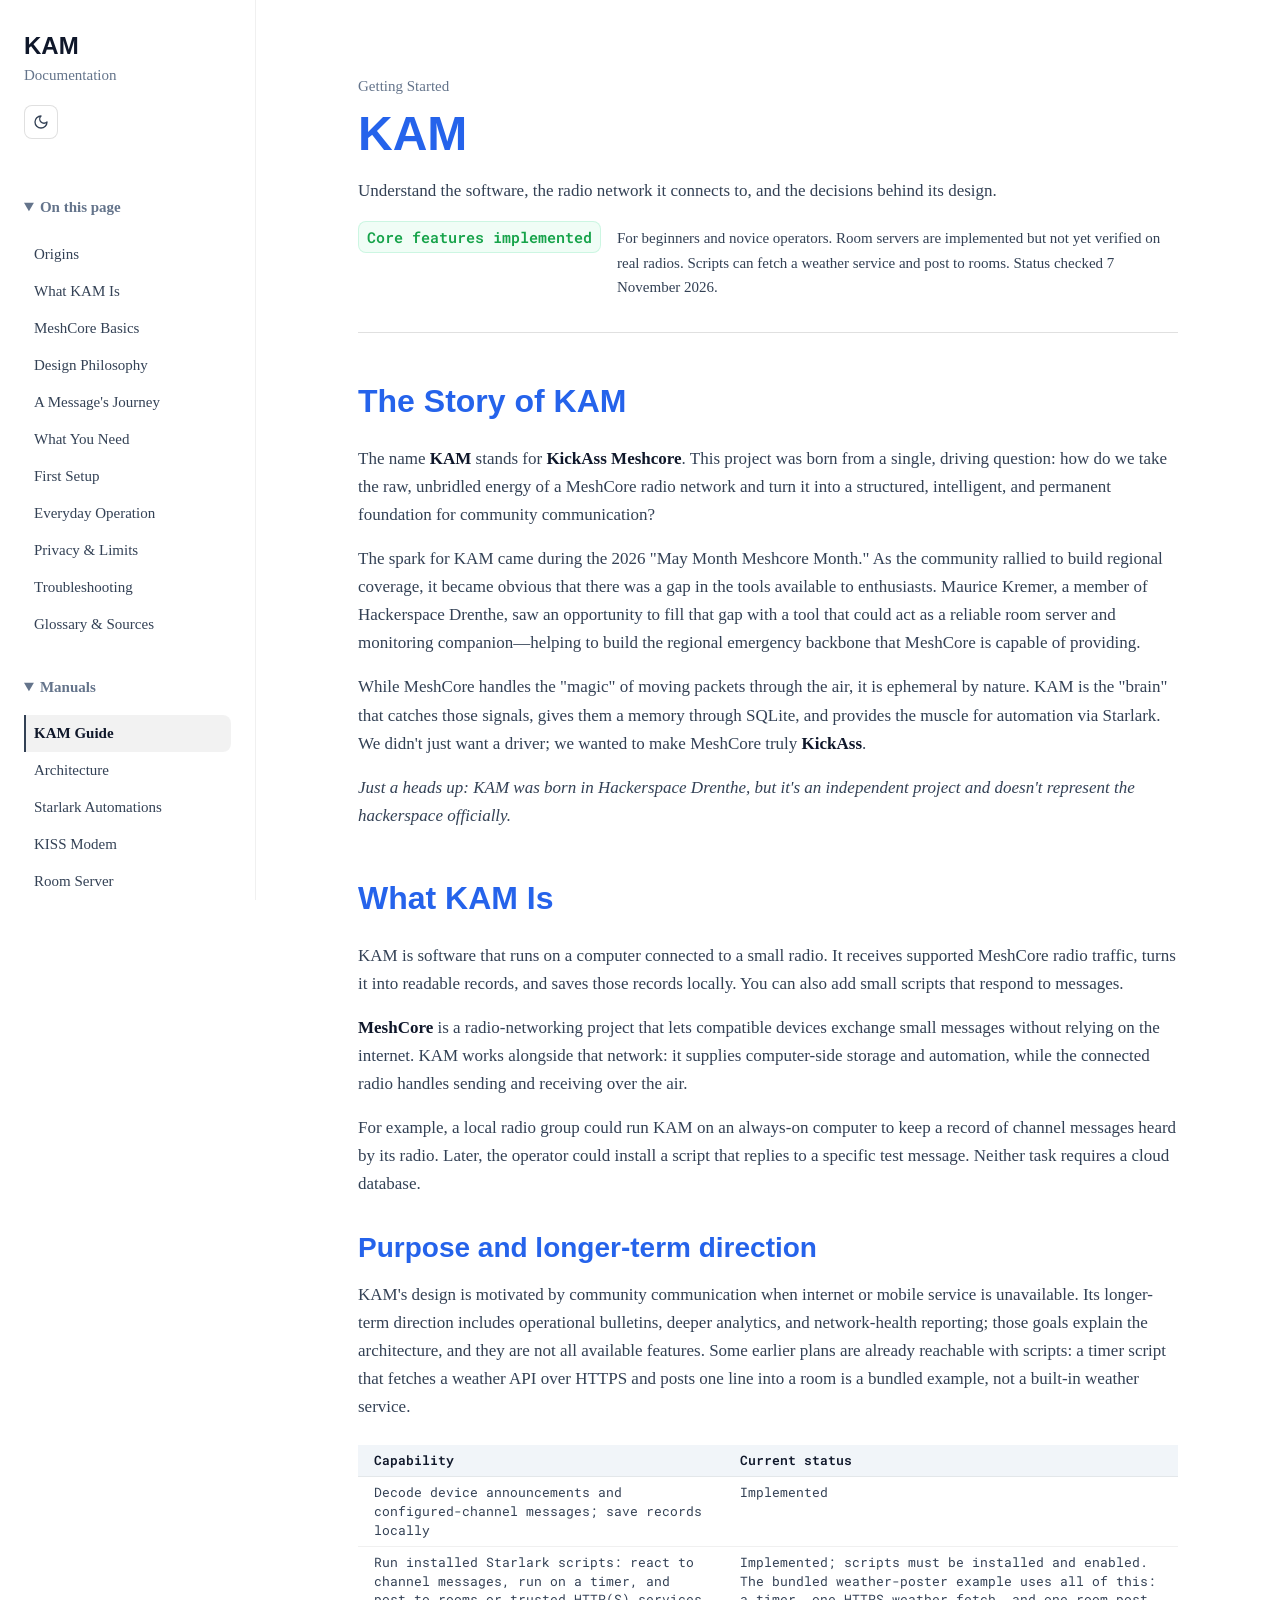
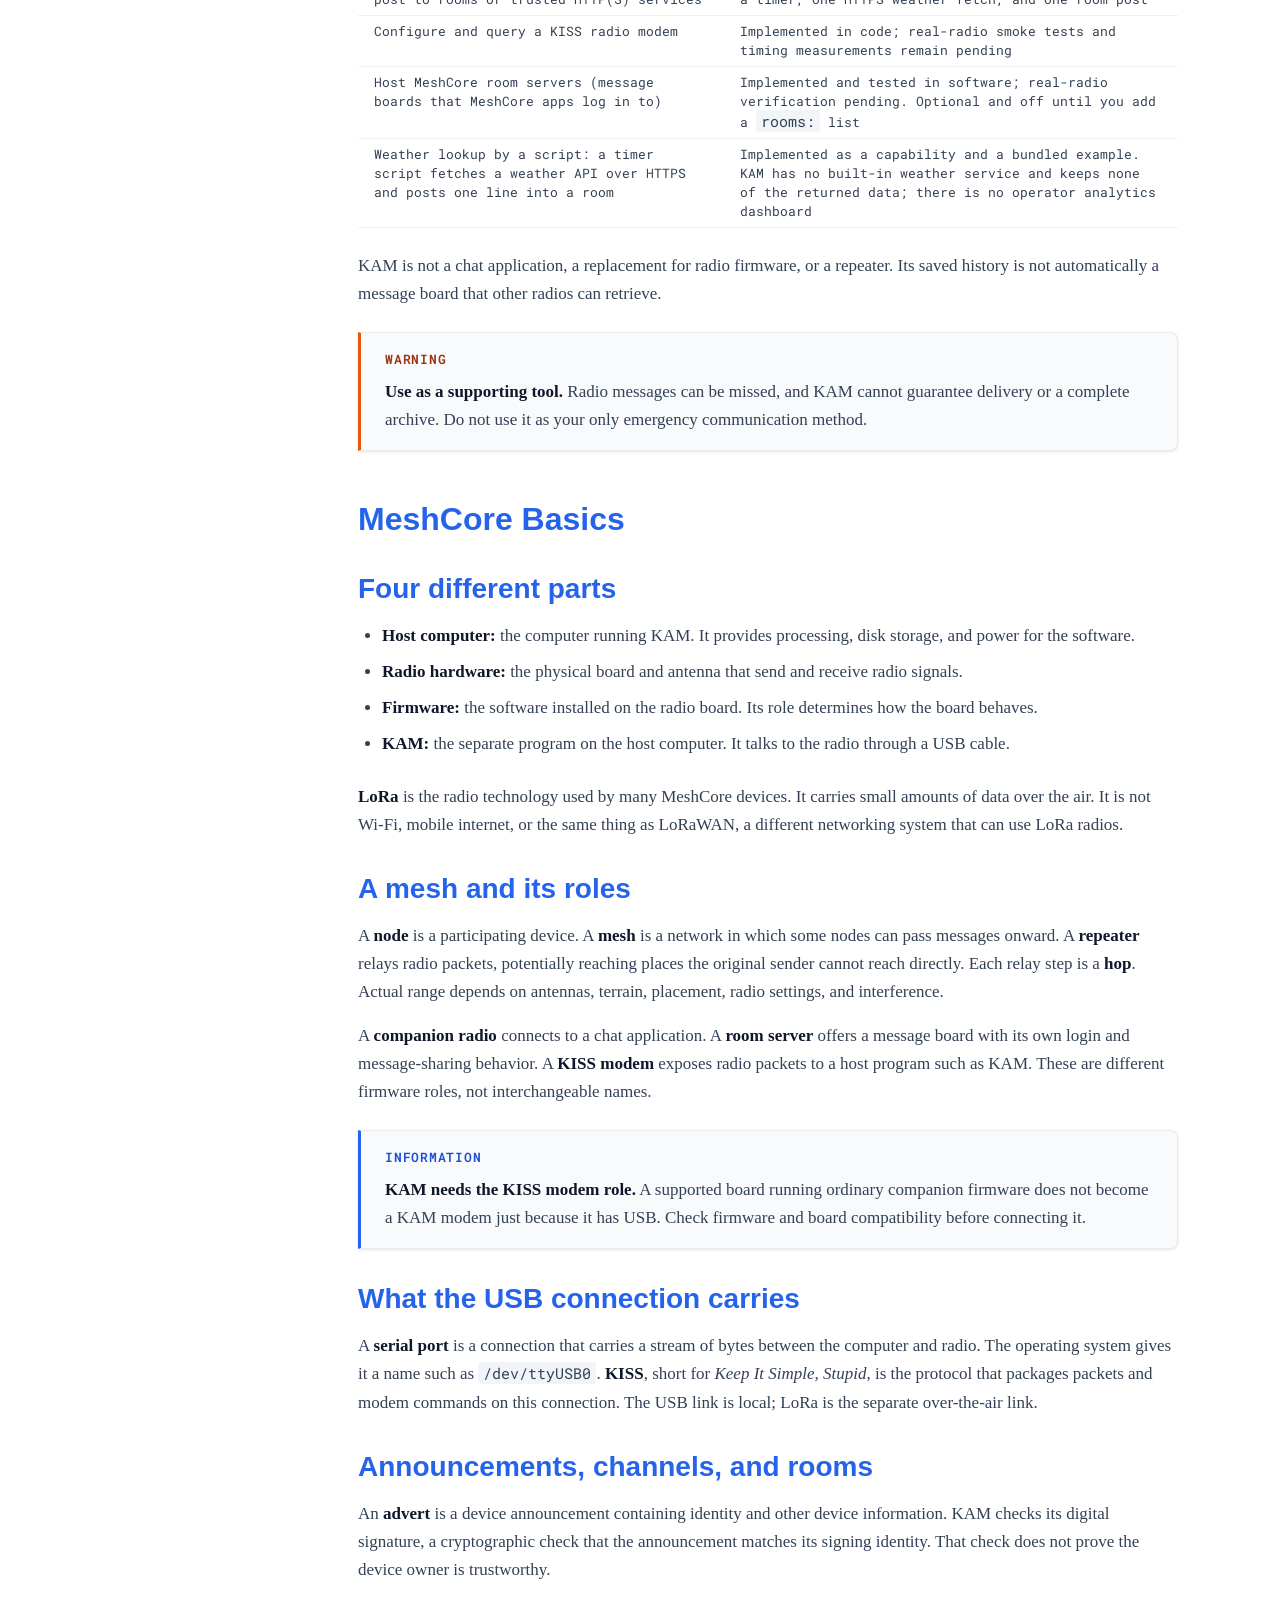
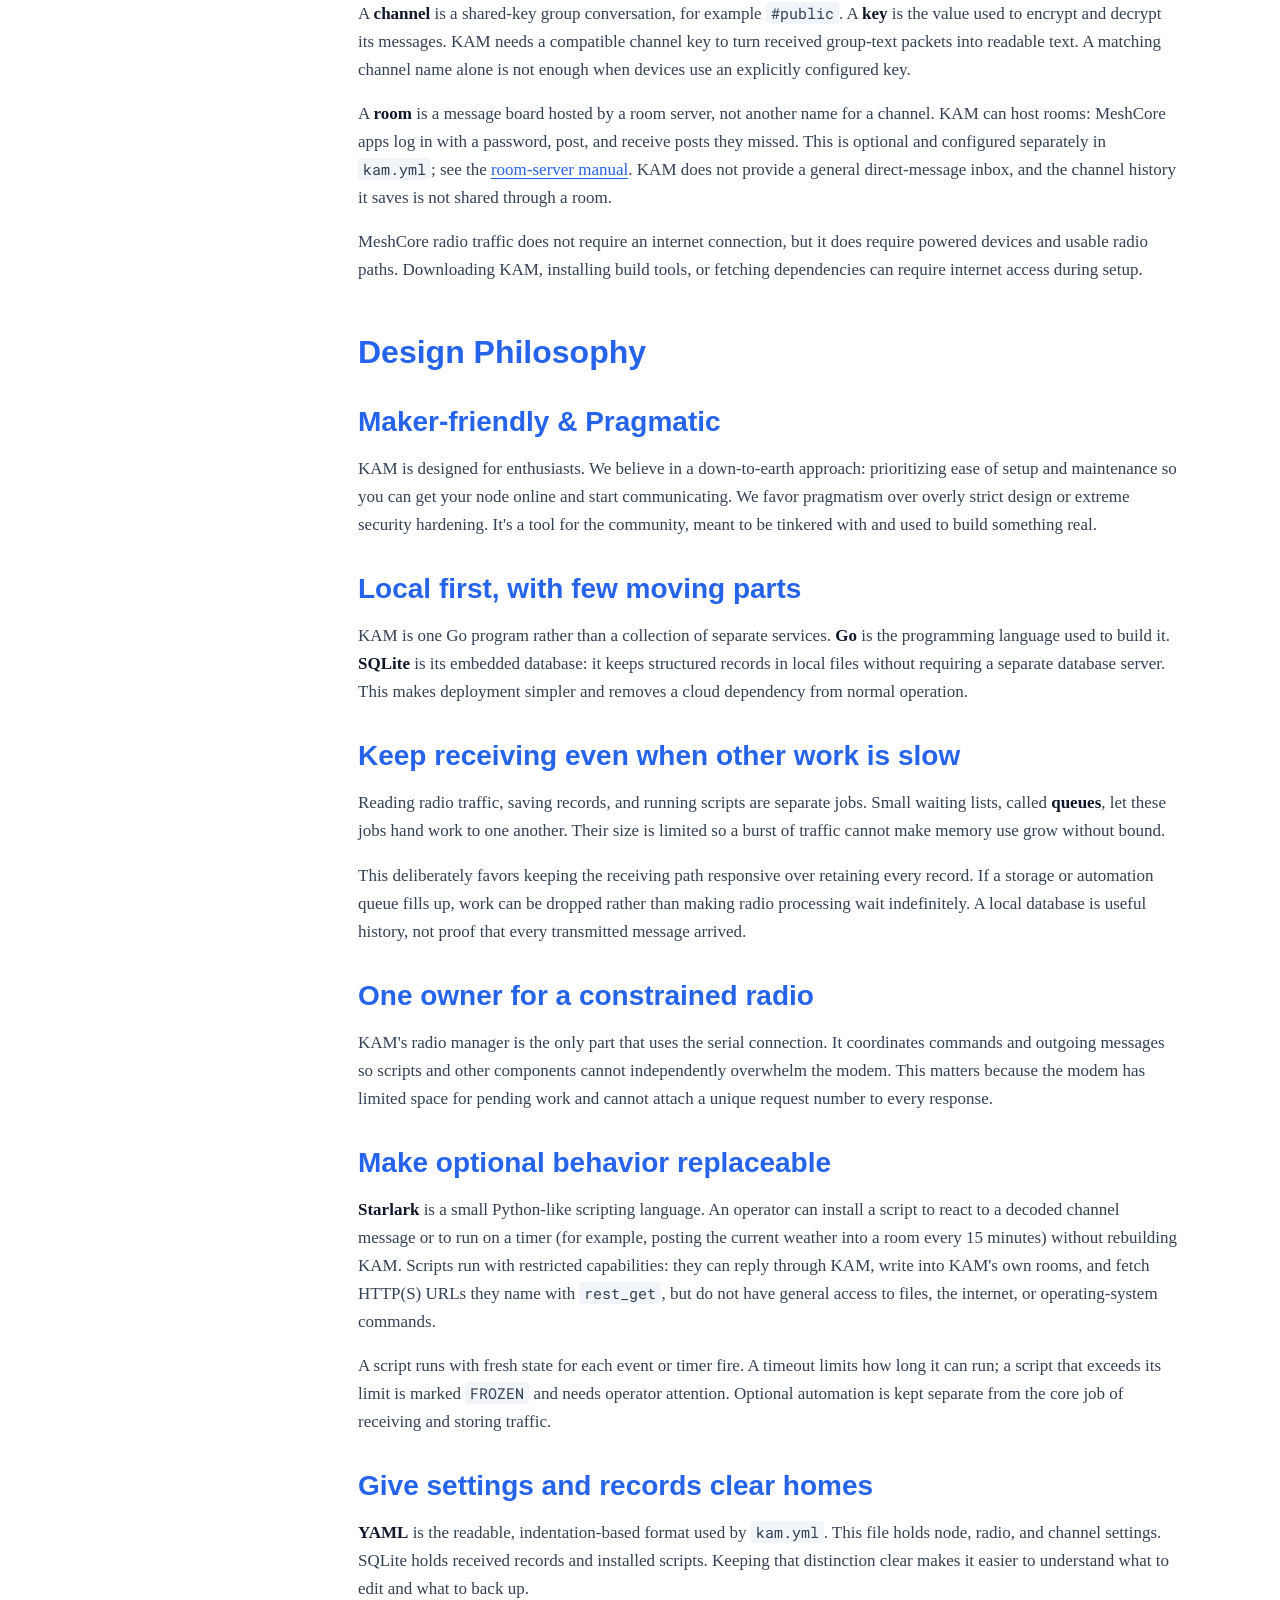
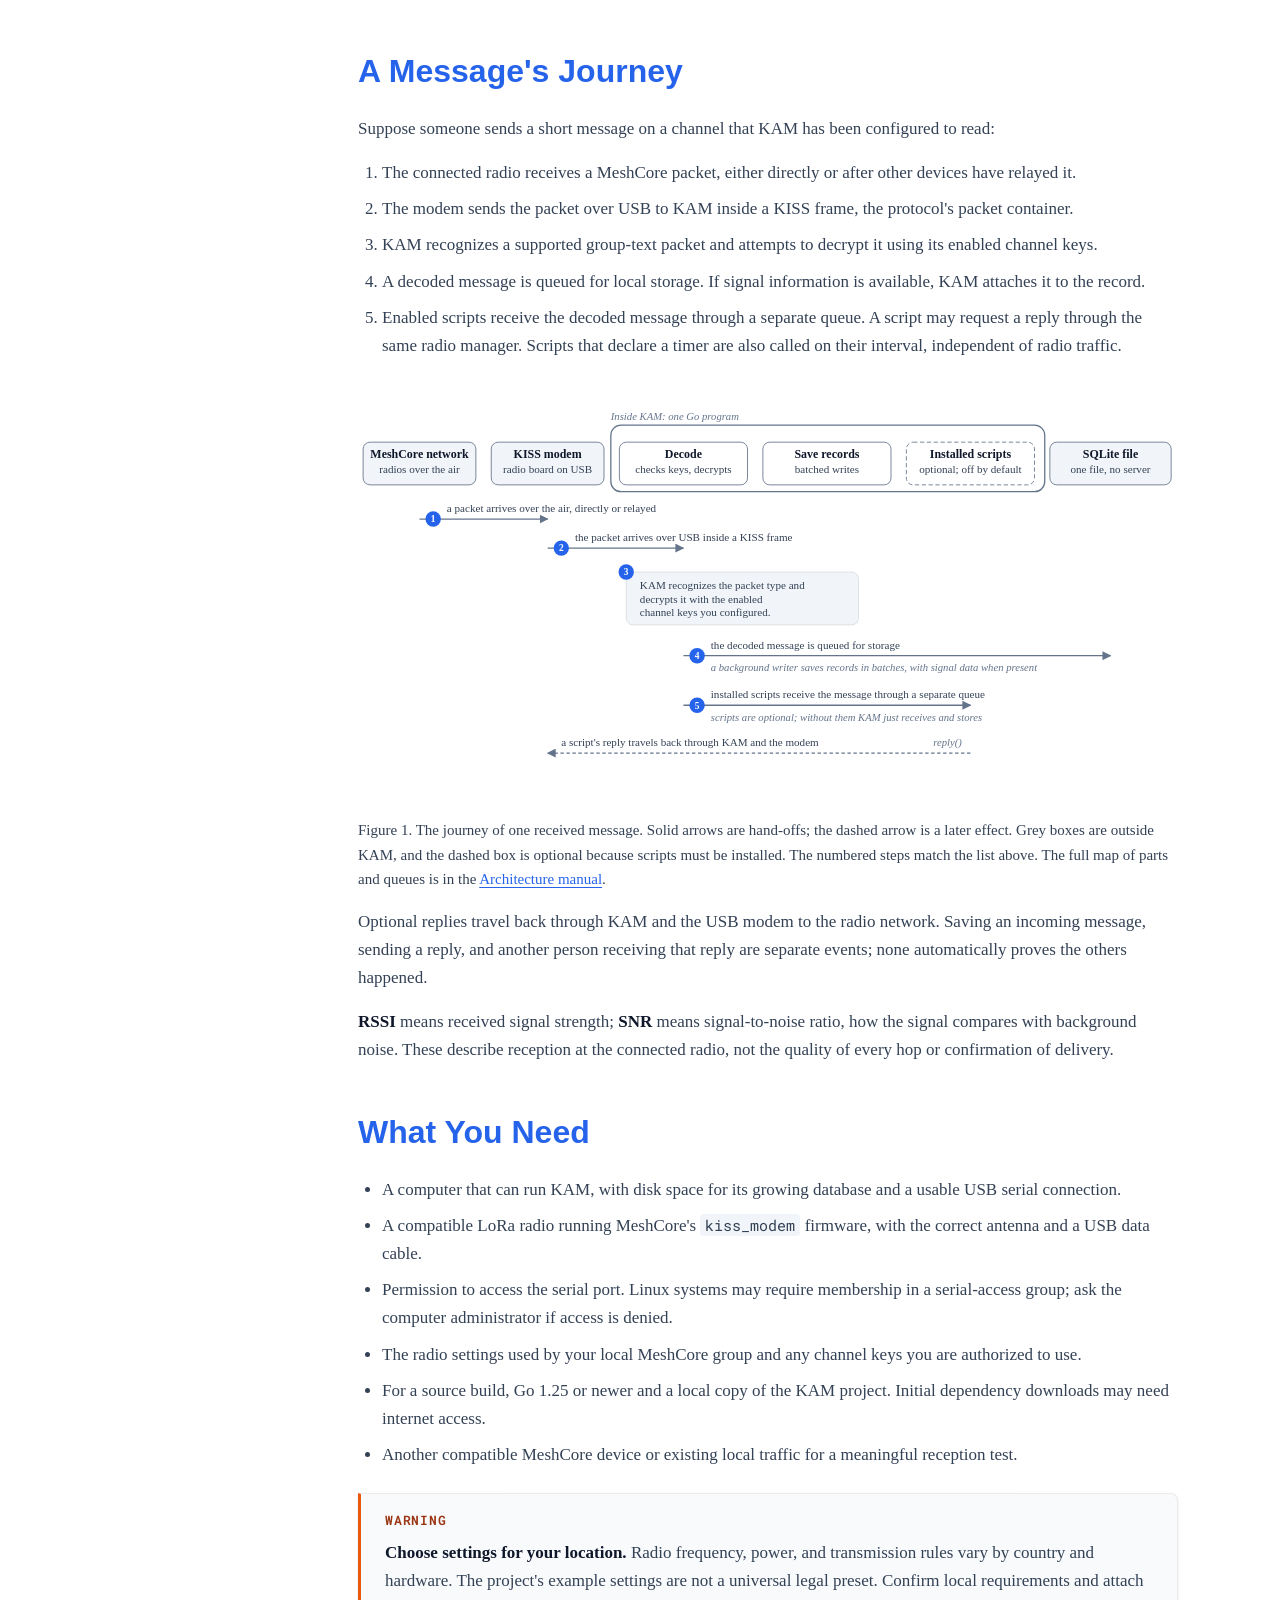
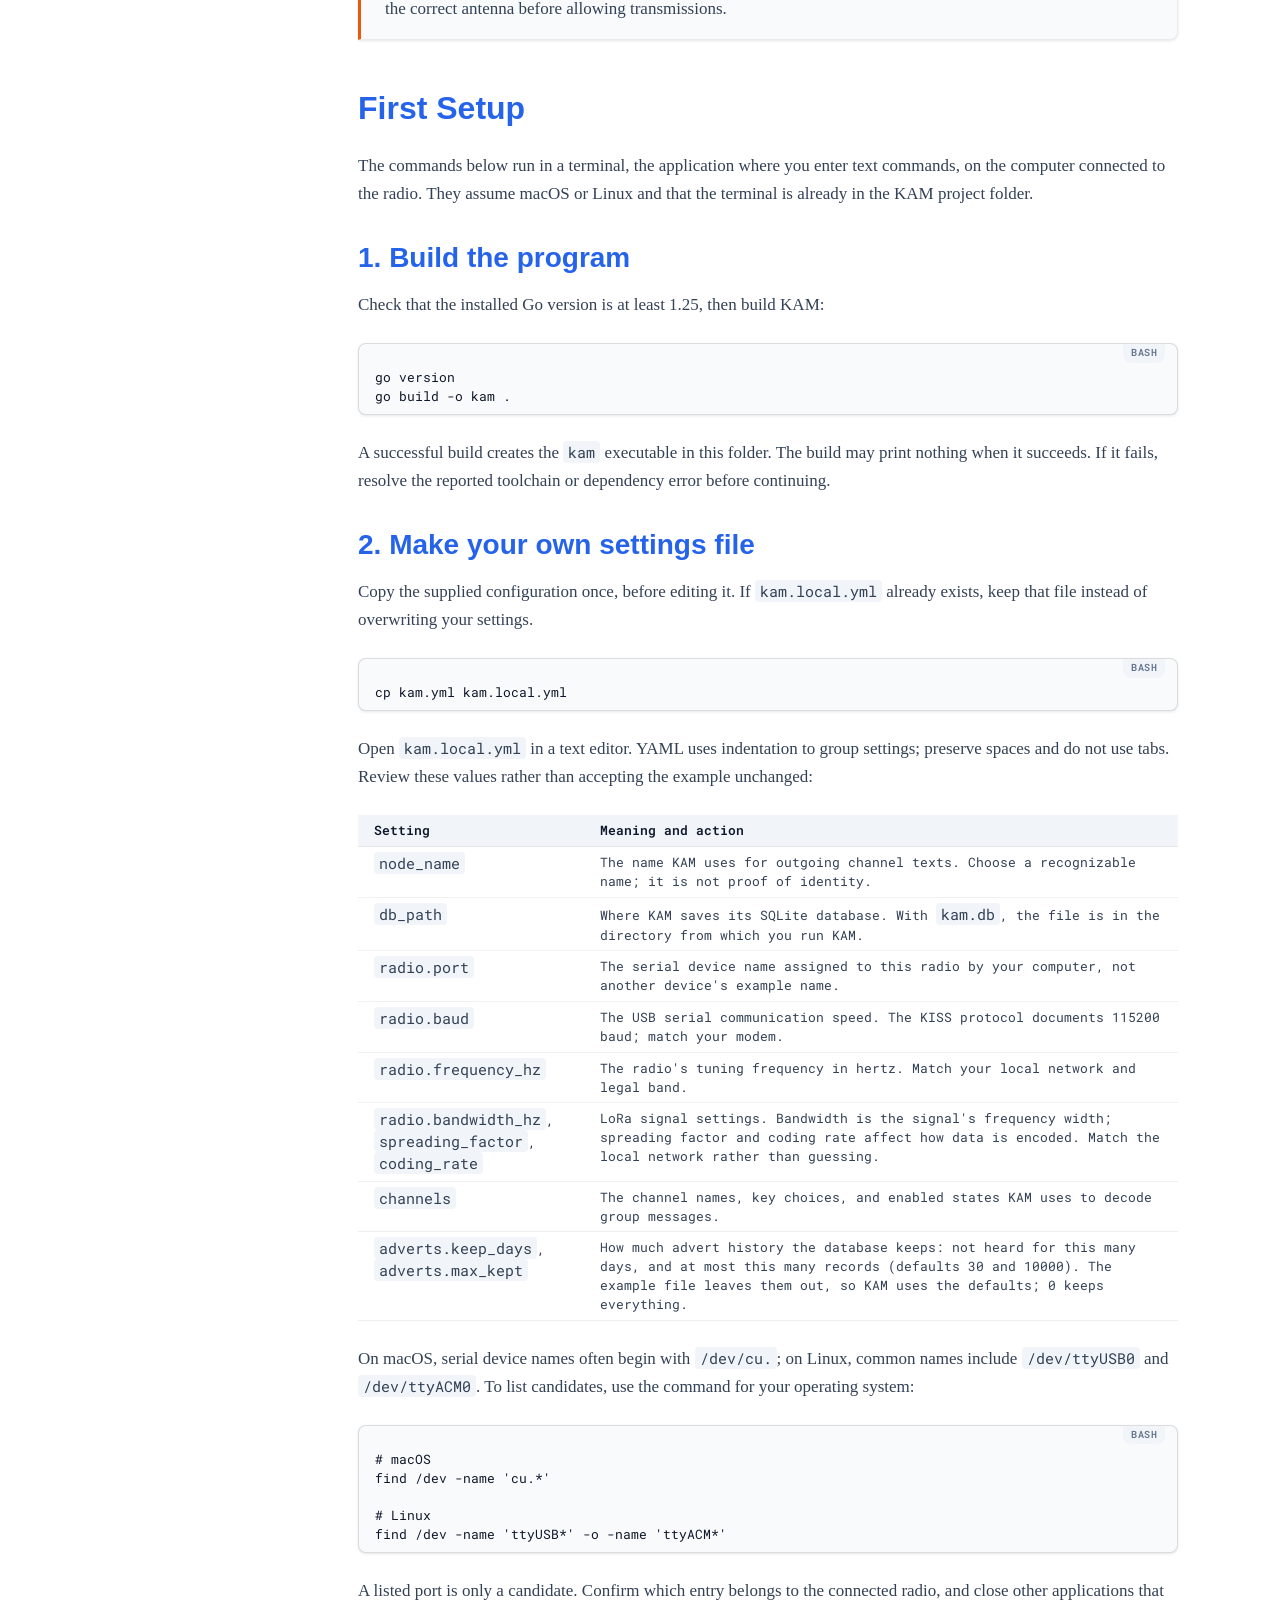
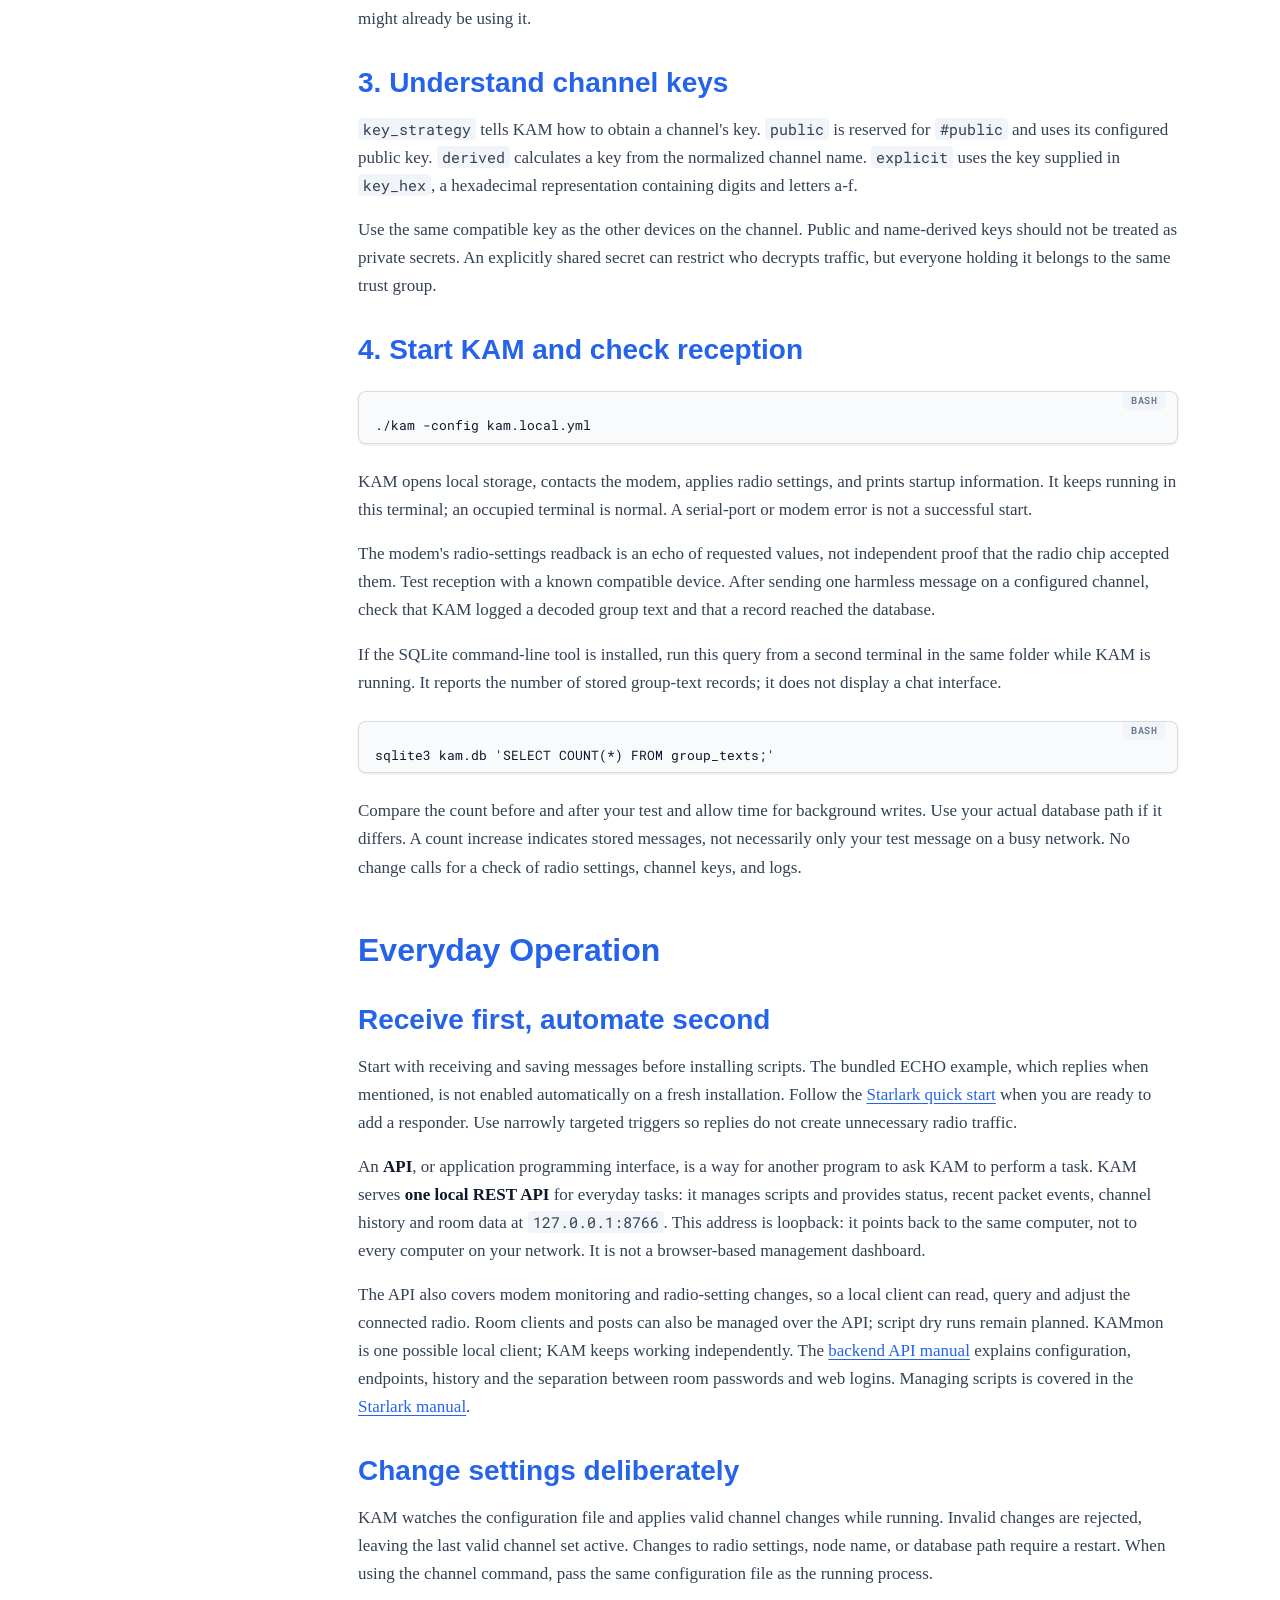
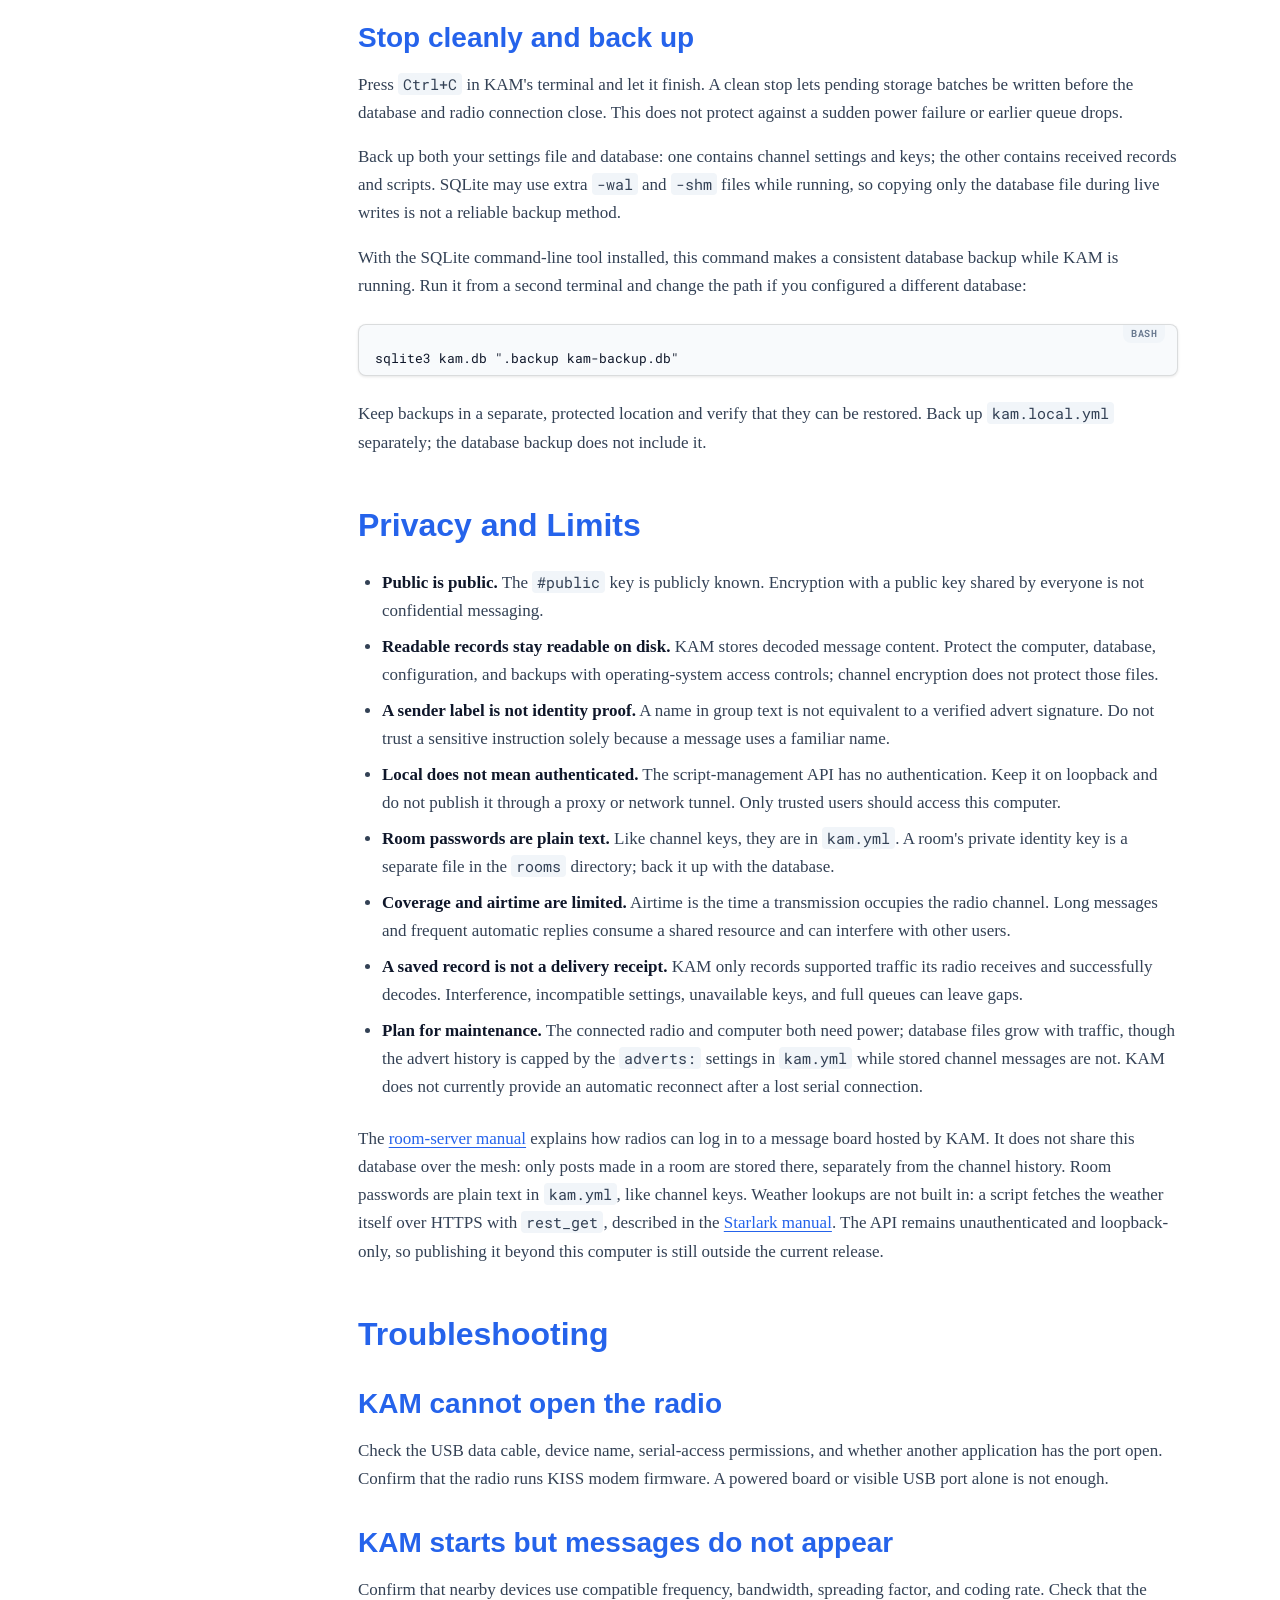
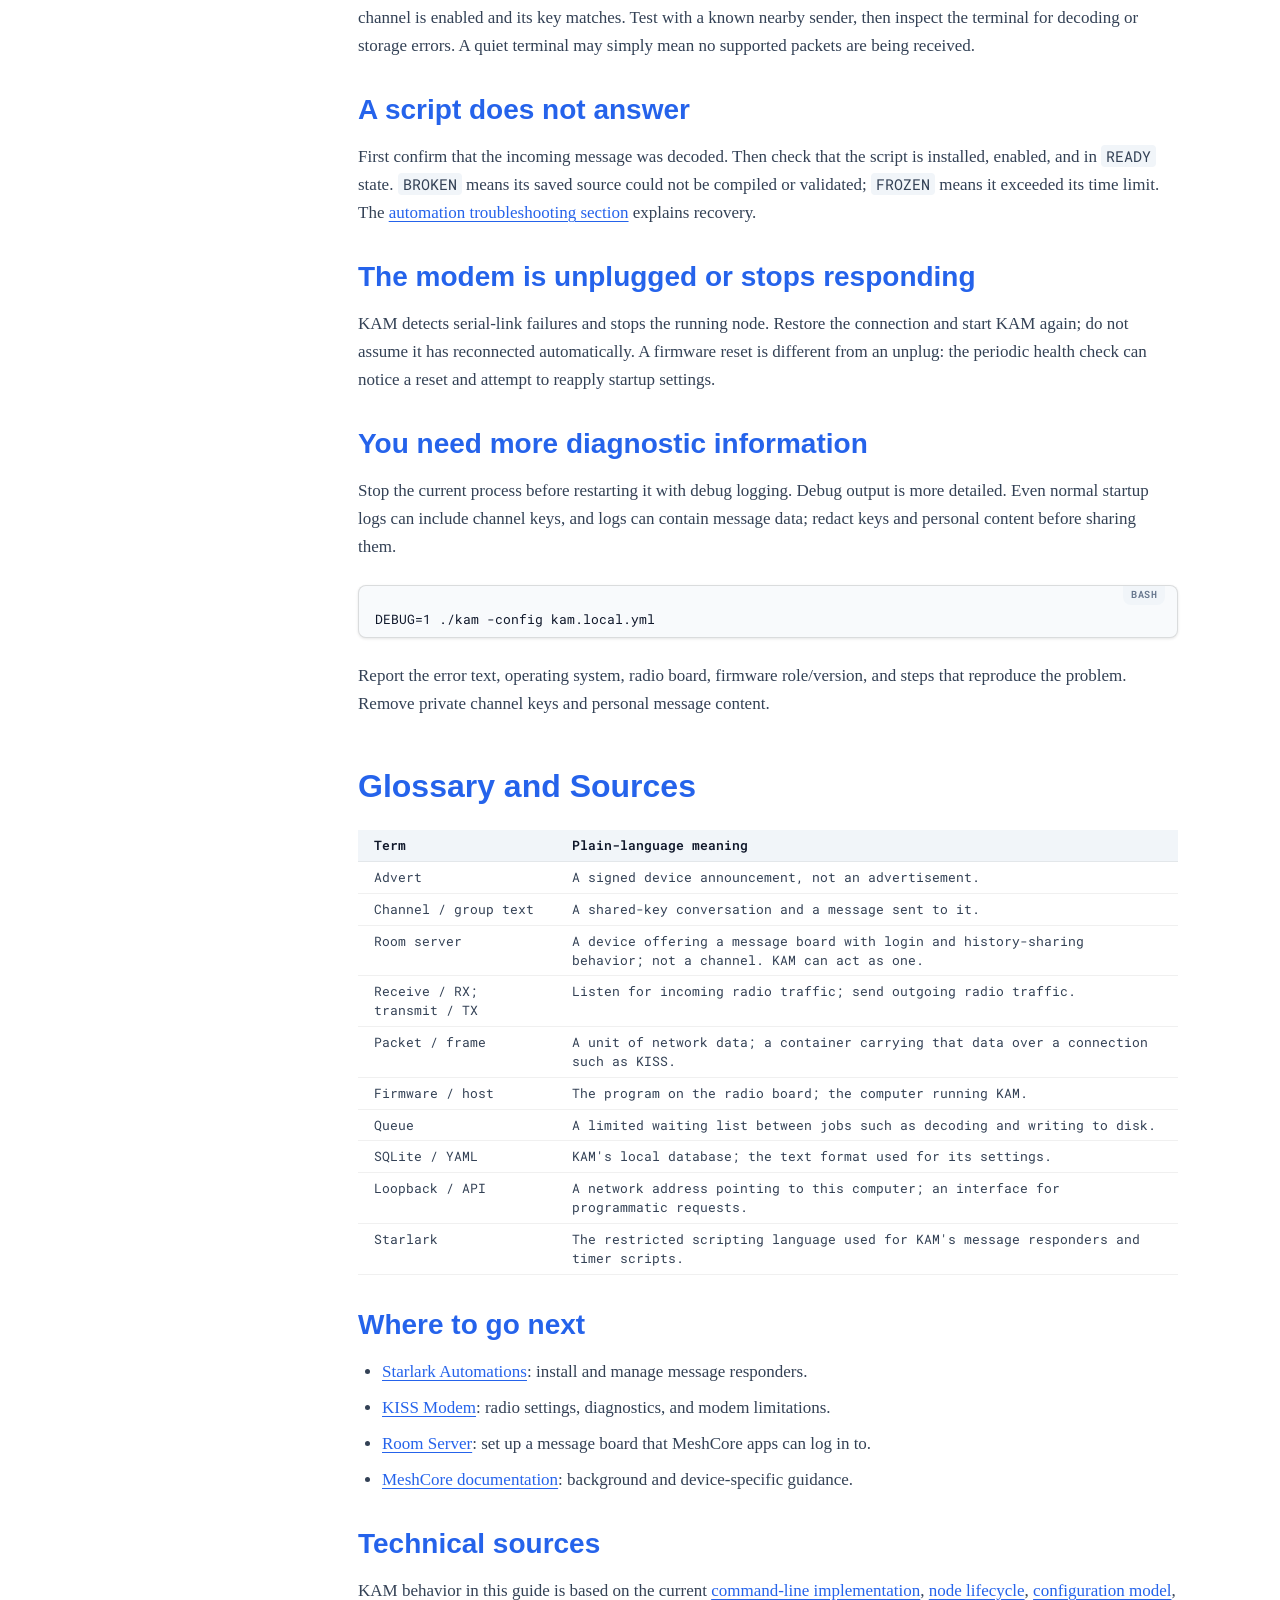
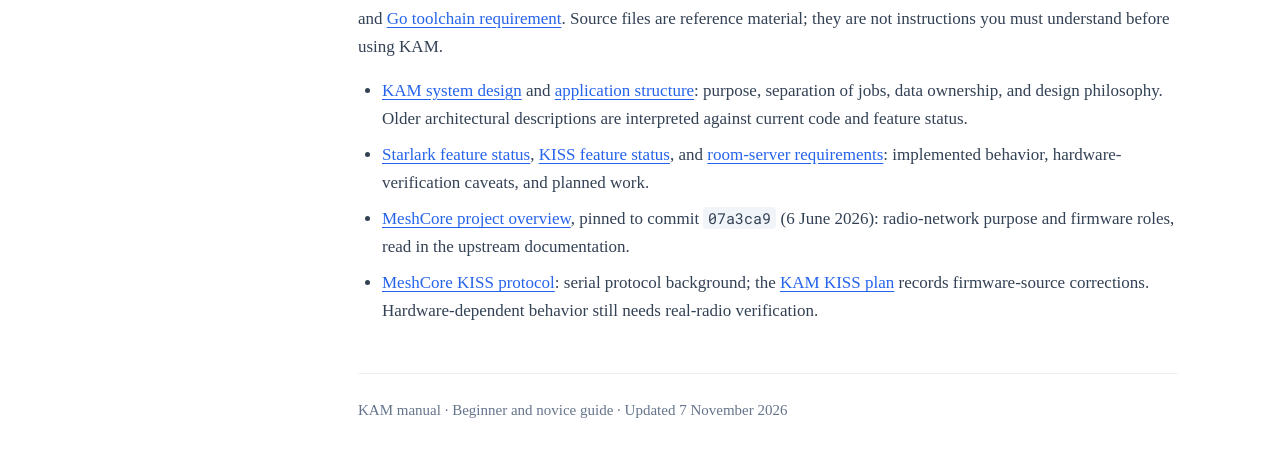
<file: manuals/KAM.html>
<!DOCTYPE html>
<html lang="en">
<head>
    <meta charset="UTF-8">
    <meta name="viewport" content="width=device-width, initial-scale=1.0">
    <meta name="description" content="A beginner's guide to KAM, its design philosophy, MeshCore radio networks, setup, and everyday operation.">
    <title>KAM Manual</title>
    <link href="manuals.css" rel="stylesheet">
    <script>try{var t=localStorage.getItem("kam-theme");if(t?t==="dark":matchMedia("(prefers-color-scheme: dark)").matches)document.documentElement.dataset.theme="dark"}catch(e){}</script>
    <script src="manuals.js" defer></script>
</head>
<body>
    <a class="skip-link" href="#main-content">Skip to content</a>
    <aside>
        <div class="manual-brand"><strong>KAM</strong><span>Documentation</span><button class="theme-toggle" type="button" aria-label="Switch to dark mode"><svg class="icon-moon" viewBox="0 0 24 24" aria-hidden="true" focusable="false"><path d="M12 3a6 6 0 0 0 9 9 9 9 0 1 1-9-9Z"/></svg><svg class="icon-sun" viewBox="0 0 24 24" aria-hidden="true" focusable="false"><circle cx="12" cy="12" r="4"/><path d="M12 2v2M12 20v2M4.93 4.93l1.41 1.41M17.66 17.66l1.41 1.41M2 12h2M20 12h2M6.34 17.66l-1.41 1.41M19.07 4.93l-1.41 1.41"/></svg></button>
</div>
        <details class="manual-navigation" open>
            <summary>Contents</summary>
            <details class="navigation-section" open>
                <summary>On this page</summary>
                <nav aria-label="On this page">
                    <a href="#origins">Origins</a>
                    <a href="#overview">What KAM Is</a>
                    <a href="#meshcore">MeshCore Basics</a>
                    <a href="#philosophy">Design Philosophy</a>
                    <a href="#message-flow">A Message's Journey</a>
                    <a href="#requirements">What You Need</a>
                    <a href="#installation">First Setup</a>
                    <a href="#operation">Everyday Operation</a>
                    <a href="#limits">Privacy &amp; Limits</a>
                    <a href="#troubleshooting">Troubleshooting</a>
                    <a href="#reference">Glossary &amp; Sources</a>
                </nav>
            </details>
            <details class="navigation-section" open>
                <summary>Manuals</summary>
                <nav aria-label="Manuals">
                    <a href="KAM.html" aria-current="page">KAM Guide</a>
                    <a href="Architecture.html">Architecture</a>
                    <a href="FeatureStarlark.html">Starlark Automations</a>
                    <a href="FeatureKissModem.html">KISS Modem</a>
                    <a href="FeatureRoomServer.html">Room Server</a>
                    <a href="FeatureMonitorApi.html">Backend API</a>
                </nav>
            </details>
        </details>
    </aside>
    <main id="main-content" tabindex="-1">
        <header>
            <span>Getting Started</span>
            <h1>KAM</h1>
            <p>Understand the software, the radio network it connects to, and the decisions behind its design.</p>
            <p><span class="badge badge-green">Core features implemented</span><span>For beginners and novice operators. Room servers are implemented but not yet verified on real radios. Scripts can fetch a weather service and post to rooms. Status checked 7 November 2026.</span></p>
        </header>
        <article class="prose">
            <section id="origins">
                <h2>The Story of KAM</h2>
                <p>The name <strong>KAM</strong> stands for <strong>KickAss Meshcore</strong>. This project was born from a single, driving question: how do we take the raw, unbridled energy of a MeshCore radio network and turn it into a structured, intelligent, and permanent foundation for community communication?</p>
                <p>The spark for KAM came during the 2026 "May Month Meshcore Month." As the community rallied to build regional coverage, it became obvious that there was a gap in the tools available to enthusiasts. Maurice Kremer, a member of Hackerspace Drenthe, saw an opportunity to fill that gap with a tool that could act as a reliable room server and monitoring companion—helping to build the regional emergency backbone that MeshCore is capable of providing.</p>
                <p>While MeshCore handles the "magic" of moving packets through the air, it is ephemeral by nature. KAM is the "brain" that catches those signals, gives them a memory through SQLite, and provides the muscle for automation via Starlark. We didn't just want a driver; we wanted to make MeshCore truly <strong>KickAss</strong>.</p>
                <p><em class="disclaimer-note">Just a heads up: KAM was born in Hackerspace Drenthe, but it's an independent project and doesn't represent the hackerspace officially.</em></p>
            </section>

            <section id="overview">
                <h2>What KAM Is</h2>
                <p>KAM is software that runs on a computer connected to a small radio. It receives supported MeshCore radio traffic, turns it into readable records, and saves those records locally. You can also add small scripts that respond to messages.</p>
                <p><strong>MeshCore</strong> is a radio-networking project that lets compatible devices exchange small messages without relying on the internet. KAM works alongside that network: it supplies computer-side storage and automation, while the connected radio handles sending and receiving over the air.</p>
                <p>For example, a local radio group could run KAM on an always-on computer to keep a record of channel messages heard by its radio. Later, the operator could install a script that replies to a specific test message. Neither task requires a cloud database.</p>
                <h3>Purpose and longer-term direction</h3>
                <p>KAM's design is motivated by community communication when internet or mobile service is unavailable. Its longer-term direction includes operational bulletins, deeper analytics, and network-health reporting; those goals explain the architecture, and they are not all available features. Some earlier plans are already reachable with scripts: a timer script that fetches a weather API over HTTPS and posts one line into a room is a bundled example, not a built-in weather service.</p>
                <table>
                    <thead><tr><th>Capability</th><th>Current status</th></tr></thead>
                    <tbody>
                        <tr><td>Decode device announcements and configured-channel messages; save records locally</td><td>Implemented</td></tr>
                        <tr><td>Run installed Starlark scripts: react to channel messages, run on a timer, and post to rooms or trusted HTTP(S) services</td><td>Implemented; scripts must be installed and enabled. The bundled weather-poster example uses all of this: a timer, one HTTPS weather fetch, and one room post</td></tr>
                        <tr><td>Configure and query a KISS radio modem</td><td>Implemented in code; real-radio smoke tests and timing measurements remain pending</td></tr>
                        <tr><td>Host MeshCore room servers (message boards that MeshCore apps log in to)</td><td>Implemented and tested in software; real-radio verification pending. Optional and off until you add a <code>rooms:</code> list</td></tr>
                        <tr><td>Weather lookup by a script: a timer script fetches a weather API over HTTPS and posts one line into a room</td><td>Implemented as a capability and a bundled example. KAM has no built-in weather service and keeps none of the returned data; there is no operator analytics dashboard</td></tr>
                    </tbody>
                </table>
                <p>KAM is not a chat application, a replacement for radio firmware, or a repeater. Its saved history is not automatically a message board that other radios can retrieve.</p>
                <div class="info-box info-box-amber"><p><strong>Use as a supporting tool.</strong> Radio messages can be missed, and KAM cannot guarantee delivery or a complete archive. Do not use it as your only emergency communication method.</p></div>
            </section>

            <section id="meshcore">
                <h2>MeshCore Basics</h2>
                <h3>Four different parts</h3>
                <ul>
                    <li><strong>Host computer:</strong> the computer running KAM. It provides processing, disk storage, and power for the software.</li>
                    <li><strong>Radio hardware:</strong> the physical board and antenna that send and receive radio signals.</li>
                    <li><strong>Firmware:</strong> the software installed on the radio board. Its role determines how the board behaves.</li>
                    <li><strong>KAM:</strong> the separate program on the host computer. It talks to the radio through a USB cable.</li>
                </ul>
                <p><strong>LoRa</strong> is the radio technology used by many MeshCore devices. It carries small amounts of data over the air. It is not Wi-Fi, mobile internet, or the same thing as LoRaWAN, a different networking system that can use LoRa radios.</p>
                <h3>A mesh and its roles</h3>
                <p>A <strong>node</strong> is a participating device. A <strong>mesh</strong> is a network in which some nodes can pass messages onward. A <strong>repeater</strong> relays radio packets, potentially reaching places the original sender cannot reach directly. Each relay step is a <strong>hop</strong>. Actual range depends on antennas, terrain, placement, radio settings, and interference.</p>
                <p>A <strong>companion radio</strong> connects to a chat application. A <strong>room server</strong> offers a message board with its own login and message-sharing behavior. A <strong>KISS modem</strong> exposes radio packets to a host program such as KAM. These are different firmware roles, not interchangeable names.</p>
                <div class="info-box info-box-blue"><p><strong>KAM needs the KISS modem role.</strong> A supported board running ordinary companion firmware does not become a KAM modem just because it has USB. Check firmware and board compatibility before connecting it.</p></div>
                <h3>What the USB connection carries</h3>
                <p>A <strong>serial port</strong> is a connection that carries a stream of bytes between the computer and radio. The operating system gives it a name such as <code>/dev/ttyUSB0</code>. <strong>KISS</strong>, short for <em>Keep It Simple, Stupid</em>, is the protocol that packages packets and modem commands on this connection. The USB link is local; LoRa is the separate over-the-air link.</p>
                <h3>Announcements, channels, and rooms</h3>
                <p>An <strong>advert</strong> is a device announcement containing identity and other device information. KAM checks its digital signature, a cryptographic check that the announcement matches its signing identity. That check does not prove the device owner is trustworthy.</p>
                <p>A <strong>channel</strong> is a shared-key group conversation, for example <code>#public</code>. A <strong>key</strong> is the value used to encrypt and decrypt its messages. KAM needs a compatible channel key to turn received group-text packets into readable text. A matching channel name alone is not enough when devices use an explicitly configured key.</p>
                <p>A <strong>room</strong> is a message board hosted by a room server, not another name for a channel. KAM can host rooms: MeshCore apps log in with a password, post, and receive posts they missed. This is optional and configured separately in <code>kam.yml</code>; see the <a href="FeatureRoomServer.html">room-server manual</a>. KAM does not provide a general direct-message inbox, and the channel history it saves is not shared through a room.</p>
                <p>MeshCore radio traffic does not require an internet connection, but it does require powered devices and usable radio paths. Downloading KAM, installing build tools, or fetching dependencies can require internet access during setup.</p>
            </section>

            <section id="philosophy">
                <h2>Design Philosophy</h2>
                <h3 id="maker-friendly">Maker-friendly &amp; Pragmatic</h3>
                <p>KAM is designed for enthusiasts. We believe in a down-to-earth approach: prioritizing ease of setup and maintenance so you can get your node online and start communicating. We favor pragmatism over overly strict design or extreme security hardening. It's a tool for the community, meant to be tinkered with and used to build something real.</p>
                <h3>Local first, with few moving parts</h3>
                <p>KAM is one Go program rather than a collection of separate services. <strong>Go</strong> is the programming language used to build it. <strong>SQLite</strong> is its embedded database: it keeps structured records in local files without requiring a separate database server. This makes deployment simpler and removes a cloud dependency from normal operation.</p>
                <h3>Keep receiving even when other work is slow</h3>
                <p>Reading radio traffic, saving records, and running scripts are separate jobs. Small waiting lists, called <strong>queues</strong>, let these jobs hand work to one another. Their size is limited so a burst of traffic cannot make memory use grow without bound.</p>
                <p>This deliberately favors keeping the receiving path responsive over retaining every record. If a storage or automation queue fills up, work can be dropped rather than making radio processing wait indefinitely. A local database is useful history, not proof that every transmitted message arrived.</p>
                <h3>One owner for a constrained radio</h3>
                <p>KAM's radio manager is the only part that uses the serial connection. It coordinates commands and outgoing messages so scripts and other components cannot independently overwhelm the modem. This matters because the modem has limited space for pending work and cannot attach a unique request number to every response.</p>
                <h3>Make optional behavior replaceable</h3>
                <p><strong>Starlark</strong> is a small Python-like scripting language. An operator can install a script to react to a decoded channel message or to run on a timer (for example, posting the current weather into a room every 15 minutes) without rebuilding KAM. Scripts run with restricted capabilities: they can reply through KAM, write into KAM's own rooms, and fetch HTTP(S) URLs they name with <code>rest_get</code>, but do not have general access to files, the internet, or operating-system commands.</p>
                <p>A script runs with fresh state for each event or timer fire. A timeout limits how long it can run; a script that exceeds its limit is marked <code>FROZEN</code> and needs operator attention. Optional automation is kept separate from the core job of receiving and storing traffic.</p>
                <h3>Give settings and records clear homes</h3>
                <p><strong>YAML</strong> is the readable, indentation-based format used by <code>kam.yml</code>. This file holds node, radio, and channel settings. SQLite holds received records and installed scripts. Keeping that distinction clear makes it easier to understand what to edit and what to back up.</p>
            </section>

            <section id="message-flow">
                <h2>A Message's Journey</h2>
                <p>Suppose someone sends a short message on a channel that KAM has been configured to read:</p>
                <ol>
                    <li>The connected radio receives a MeshCore packet, either directly or after other devices have relayed it.</li>
                    <li>The modem sends the packet over USB to KAM inside a KISS frame, the protocol's packet container.</li>
                    <li>KAM recognizes a supported group-text packet and attempts to decrypt it using its enabled channel keys.</li>
                    <li>A decoded message is queued for local storage. If signal information is available, KAM attaches it to the record.</li>
                    <li>Enabled scripts receive the decoded message through a separate queue. A script may request a reply through the same radio manager. Scripts that declare a timer are also called on their interval, independent of radio traffic.</li>
                </ol>
                <div class="mermaid arch-diagram">
                    <svg xmlns="http://www.w3.org/2000/svg" viewBox="0 0 960 424" role="img" aria-labelledby="flow-title flow-description">
                        <title id="flow-title">A received message's journey through KAM</title>
                        <desc id="flow-description">Five numbered steps. A packet arrives over the air at your radio, directly or relayed. The KISS modem passes the packet over USB inside a KISS frame. KAM recognizes the packet type and decrypts it with the enabled channel keys. The decoded message is queued, and a background writer saves it in batches to the SQLite file, with signal data when present. Installed scripts receive the message through a separate queue, and a script's optional reply travels back through KAM and the modem to the mesh. Grey boxes are outside KAM; the scripts box is dashed because scripts are optional.</desc>
                        <defs>
                            <marker id="arch-arrow" viewBox="0 0 10 10" refX="9" refY="5" markerWidth="7" markerHeight="7" orient="auto-start-reverse"><path d="M0 0L10 5L0 10z"/></marker>
                        </defs>

<!-- Actors -->
                        <text class="caption" x="296" y="14">Inside KAM: one Go program</text>
                        <rect class="frame" x="296" y="20" width="508" height="78" rx="12"/>
                        <g><rect class="box box-outside" x="6" y="40" width="132" height="50" rx="8"/><text class="name mid" x="72" y="58">MeshCore network</text><text class="note mid" x="72" y="76">radios over the air</text></g>
                        <g><rect class="box box-outside" x="156" y="40" width="132" height="50" rx="8"/><text class="name mid" x="222" y="58">KISS modem</text><text class="note mid" x="222" y="76">radio board on USB</text></g>
                        <g><rect class="box" x="306" y="40" width="150" height="50" rx="8"/><text class="name mid" x="381" y="58">Decode</text><text class="note mid" x="381" y="76">checks keys, decrypts</text></g>
                        <g><rect class="box" x="474" y="40" width="150" height="50" rx="8"/><text class="name mid" x="549" y="58">Save records</text><text class="note mid" x="549" y="76">batched writes</text></g>
                        <g><rect class="box box-optional" x="642" y="40" width="150" height="50" rx="8"/><text class="name mid" x="717" y="58">Installed scripts</text><text class="note mid" x="717" y="76">optional; off by default</text></g>
                        <g><rect class="box box-outside" x="810" y="40" width="142" height="50" rx="8"/><text class="name mid" x="881" y="58">SQLite file</text><text class="note mid" x="881" y="76">one file, no server</text></g>

<!-- Journey -->
                        <path class="link" d="M72 130H222"/>
                        <circle class="step" cx="88" cy="130" r="9"/><text class="step-text mid" x="88" y="134">1</text>
                        <text class="note" x="104" y="122">a packet arrives over the air, directly or relayed</text>
                        <path class="link" d="M222 164H381"/>
                        <circle class="step" cx="238" cy="164" r="9"/><text class="step-text mid" x="238" y="168">2</text>
                        <text class="note" x="254" y="156">the packet arrives over USB inside a KISS frame</text>
                        <rect class="seq-note" x="314" y="192" width="272" height="62" rx="8"/>
                        <circle class="step" cx="314" cy="192" r="9"/><text class="step-text mid" x="314" y="196">3</text>
                        <text class="note" x="330" y="212">KAM recognizes the packet type and</text>
                        <text class="note" x="330" y="228">decrypts it with the enabled</text>
                        <text class="note" x="330" y="244">channel keys you configured.</text>
                        <path class="link" d="M381 290H881"/>
                        <circle class="step" cx="397" cy="290" r="9"/><text class="step-text mid" x="397" y="294">4</text>
                        <text class="note" x="413" y="282">the decoded message is queued for storage</text>
                        <text class="caption" x="413" y="308">a background writer saves records in batches, with signal data when present</text>
                        <path class="link" d="M381 348H717"/>
                        <circle class="step" cx="397" cy="348" r="9"/><text class="step-text mid" x="397" y="352">5</text>
                        <text class="note" x="413" y="340">installed scripts receive the message through a separate queue</text>
                        <text class="caption" x="413" y="366">scripts are optional; without them KAM just receives and stores</text>
                        <path class="link link-soft" d="M717 404H222"/>
                        <text class="note" x="238" y="396">a script's reply travels back through KAM and the modem</text>
                        <text class="caption end" x="707" y="396">reply()</text>
                    </svg>
                </div>
                <p class="text-sm">Figure 1. The journey of one received message. Solid arrows are hand-offs; the dashed arrow is a later effect. Grey boxes are outside KAM, and the dashed box is optional because scripts must be installed. The numbered steps match the list above. The full map of parts and queues is in the <a href="Architecture.html">Architecture manual</a>.</p>
                <p>Optional replies travel back through KAM and the USB modem to the radio network. Saving an incoming message, sending a reply, and another person receiving that reply are separate events; none automatically proves the others happened.</p>
                <p><strong>RSSI</strong> means received signal strength; <strong>SNR</strong> means signal-to-noise ratio, how the signal compares with background noise. These describe reception at the connected radio, not the quality of every hop or confirmation of delivery.</p>
            </section>

            <section id="requirements">
                <h2>What You Need</h2>
                <ul>
                    <li>A computer that can run KAM, with disk space for its growing database and a usable USB serial connection.</li>
                    <li>A compatible LoRa radio running MeshCore's <code>kiss_modem</code> firmware, with the correct antenna and a USB data cable.</li>
                    <li>Permission to access the serial port. Linux systems may require membership in a serial-access group; ask the computer administrator if access is denied.</li>
                    <li>The radio settings used by your local MeshCore group and any channel keys you are authorized to use.</li>
                    <li>For a source build, Go 1.25 or newer and a local copy of the KAM project. Initial dependency downloads may need internet access.</li>
                    <li>Another compatible MeshCore device or existing local traffic for a meaningful reception test.</li>
                </ul>
                <div class="info-box info-box-amber"><p><strong>Choose settings for your location.</strong> Radio frequency, power, and transmission rules vary by country and hardware. The project's example settings are not a universal legal preset. Confirm local requirements and attach the correct antenna before allowing transmissions.</p></div>
            </section>

            <section id="installation">
                <h2>First Setup</h2>
                <p>The commands below run in a terminal, the application where you enter text commands, on the computer connected to the radio. They assume macOS or Linux and that the terminal is already in the KAM project folder.</p>
                <h3>1. Build the program</h3>
                <p>Check that the installed Go version is at least 1.25, then build KAM:</p>
                <pre><code class="language-bash">go version
go build -o kam .</code></pre>
                <p>A successful build creates the <code>kam</code> executable in this folder. The build may print nothing when it succeeds. If it fails, resolve the reported toolchain or dependency error before continuing.</p>
                <h3>2. Make your own settings file</h3>
                <p>Copy the supplied configuration once, before editing it. If <code>kam.local.yml</code> already exists, keep that file instead of overwriting your settings.</p>
                <pre><code class="language-bash">cp kam.yml kam.local.yml</code></pre>
                <p>Open <code>kam.local.yml</code> in a text editor. YAML uses indentation to group settings; preserve spaces and do not use tabs. Review these values rather than accepting the example unchanged:</p>
                <table>
                    <thead><tr><th>Setting</th><th>Meaning and action</th></tr></thead>
                    <tbody>
                        <tr><td><code>node_name</code></td><td>The name KAM uses for outgoing channel texts. Choose a recognizable name; it is not proof of identity.</td></tr>
                        <tr><td><code>db_path</code></td><td>Where KAM saves its SQLite database. With <code>kam.db</code>, the file is in the directory from which you run KAM.</td></tr>
                        <tr><td><code>radio.port</code></td><td>The serial device name assigned to this radio by your computer, not another device's example name.</td></tr>
                        <tr><td><code>radio.baud</code></td><td>The USB serial communication speed. The KISS protocol documents 115200 baud; match your modem.</td></tr>
                        <tr><td><code>radio.frequency_hz</code></td><td>The radio's tuning frequency in hertz. Match your local network and legal band.</td></tr>
                        <tr><td><code>radio.bandwidth_hz</code>, <code>spreading_factor</code>, <code>coding_rate</code></td><td>LoRa signal settings. Bandwidth is the signal's frequency width; spreading factor and coding rate affect how data is encoded. Match the local network rather than guessing.</td></tr>
                        <tr><td><code>channels</code></td><td>The channel names, key choices, and enabled states KAM uses to decode group messages.</td></tr>
                        <tr><td><code>adverts.keep_days</code>, <code>adverts.max_kept</code></td><td>How much advert history the database keeps: not heard for this many days, and at most this many records (defaults 30 and 10000). The example file leaves them out, so KAM uses the defaults; 0 keeps everything.</td></tr>
                    </tbody>
                </table>
                <p>On macOS, serial device names often begin with <code>/dev/cu.</code>; on Linux, common names include <code>/dev/ttyUSB0</code> and <code>/dev/ttyACM0</code>. To list candidates, use the command for your operating system:</p>
                <pre><code class="language-bash"># macOS
find /dev -name 'cu.*'

# Linux
find /dev -name 'ttyUSB*' -o -name 'ttyACM*'</code></pre>
                <p>A listed port is only a candidate. Confirm which entry belongs to the connected radio, and close other applications that might already be using it.</p>
                <h3>3. Understand channel keys</h3>
                <p><code>key_strategy</code> tells KAM how to obtain a channel's key. <code>public</code> is reserved for <code>#public</code> and uses its configured public key. <code>derived</code> calculates a key from the normalized channel name. <code>explicit</code> uses the key supplied in <code>key_hex</code>, a hexadecimal representation containing digits and letters a-f.</p>
                <p>Use the same compatible key as the other devices on the channel. Public and name-derived keys should not be treated as private secrets. An explicitly shared secret can restrict who decrypts traffic, but everyone holding it belongs to the same trust group.</p>
                <h3>4. Start KAM and check reception</h3>
                <pre><code class="language-bash">./kam -config kam.local.yml</code></pre>
                <p>KAM opens local storage, contacts the modem, applies radio settings, and prints startup information. It keeps running in this terminal; an occupied terminal is normal. A serial-port or modem error is not a successful start.</p>
                <p>The modem's radio-settings readback is an echo of requested values, not independent proof that the radio chip accepted them. Test reception with a known compatible device. After sending one harmless message on a configured channel, check that KAM logged a decoded group text and that a record reached the database.</p>
                <p>If the SQLite command-line tool is installed, run this query from a second terminal in the same folder while KAM is running. It reports the number of stored group-text records; it does not display a chat interface.</p>
                <pre><code class="language-bash">sqlite3 kam.db 'SELECT COUNT(*) FROM group_texts;'</code></pre>
                <p>Compare the count before and after your test and allow time for background writes. Use your actual database path if it differs. A count increase indicates stored messages, not necessarily only your test message on a busy network. No change calls for a check of radio settings, channel keys, and logs.</p>
            </section>

            <section id="operation">
                <h2>Everyday Operation</h2>
                <h3>Receive first, automate second</h3>
                <p>Start with receiving and saving messages before installing scripts. The bundled ECHO example, which replies when mentioned, is not enabled automatically on a fresh installation. Follow the <a href="FeatureStarlark.html#quickstart">Starlark quick start</a> when you are ready to add a responder. Use narrowly targeted triggers so replies do not create unnecessary radio traffic.</p>
                <p>An <strong>API</strong>, or application programming interface, is a way for another program to ask KAM to perform a task. KAM serves <strong>one local REST API</strong> for everyday tasks: it manages scripts and provides status, recent packet events, channel history and room data at <code>127.0.0.1:8766</code>. This address is loopback: it points back to the same computer, not to every computer on your network. It is not a browser-based management dashboard.</p>
                <p>The API also covers modem monitoring and radio-setting changes, so a local client can read, query and adjust the connected radio. Room clients and posts can also be managed over the API; script dry runs remain planned. KAMmon is one possible local client; KAM keeps working independently. The <a href="FeatureMonitorApi.html">backend API manual</a> explains configuration, endpoints, history and the separation between room passwords and web logins. Managing scripts is covered in the <a href="FeatureStarlark.html">Starlark manual</a>.</p>
                <h3>Change settings deliberately</h3>
                <p>KAM watches the configuration file and applies valid channel changes while running. Invalid changes are rejected, leaving the last valid channel set active. Changes to radio settings, node name, or database path require a restart. When using the channel command, pass the same configuration file as the running process.</p>
                <h3>Stop cleanly and back up</h3>
                <p>Press <code>Ctrl+C</code> in KAM's terminal and let it finish. A clean stop lets pending storage batches be written before the database and radio connection close. This does not protect against a sudden power failure or earlier queue drops.</p>
                <p>Back up both your settings file and database: one contains channel settings and keys; the other contains received records and scripts. SQLite may use extra <code>-wal</code> and <code>-shm</code> files while running, so copying only the database file during live writes is not a reliable backup method.</p>
                <p>With the SQLite command-line tool installed, this command makes a consistent database backup while KAM is running. Run it from a second terminal and change the path if you configured a different database:</p>
                <pre><code class="language-bash">sqlite3 kam.db ".backup kam-backup.db"</code></pre>
                <p>Keep backups in a separate, protected location and verify that they can be restored. Back up <code>kam.local.yml</code> separately; the database backup does not include it.</p>
            </section>

            <section id="limits">
                <h2>Privacy and Limits</h2>
                <ul>
                    <li><strong>Public is public.</strong> The <code>#public</code> key is publicly known. Encryption with a public key shared by everyone is not confidential messaging.</li>
                    <li><strong>Readable records stay readable on disk.</strong> KAM stores decoded message content. Protect the computer, database, configuration, and backups with operating-system access controls; channel encryption does not protect those files.</li>
                    <li><strong>A sender label is not identity proof.</strong> A name in group text is not equivalent to a verified advert signature. Do not trust a sensitive instruction solely because a message uses a familiar name.</li>
                    <li><strong>Local does not mean authenticated.</strong> The script-management API has no authentication. Keep it on loopback and do not publish it through a proxy or network tunnel. Only trusted users should access this computer.</li>
                    <li><strong>Room passwords are plain text.</strong> Like channel keys, they are in <code>kam.yml</code>. A room's private identity key is a separate file in the <code>rooms</code> directory; back it up with the database.</li>
                    <li><strong>Coverage and airtime are limited.</strong> Airtime is the time a transmission occupies the radio channel. Long messages and frequent automatic replies consume a shared resource and can interfere with other users.</li>
                    <li><strong>A saved record is not a delivery receipt.</strong> KAM only records supported traffic its radio receives and successfully decodes. Interference, incompatible settings, unavailable keys, and full queues can leave gaps.</li>
                    <li><strong>Plan for maintenance.</strong> The connected radio and computer both need power; database files grow with traffic, though the advert history is capped by the <code>adverts:</code> settings in <code>kam.yml</code> while stored channel messages are not. KAM does not currently provide an automatic reconnect after a lost serial connection.</li>
                </ul>
                <p>The <a href="FeatureRoomServer.html">room-server manual</a> explains how radios can log in to a message board hosted by KAM. It does not share this database over the mesh: only posts made in a room are stored there, separately from the channel history. Room passwords are plain text in <code>kam.yml</code>, like channel keys. Weather lookups are not built in: a script fetches the weather itself over HTTPS with <code>rest_get</code>, described in the <a href="FeatureStarlark.html#periodic">Starlark manual</a>. The API remains unauthenticated and loopback-only, so publishing it beyond this computer is still outside the current release.</p>
            </section>

            <section id="troubleshooting">
                <h2>Troubleshooting</h2>
                <h3>KAM cannot open the radio</h3>
                <p>Check the USB data cable, device name, serial-access permissions, and whether another application has the port open. Confirm that the radio runs KISS modem firmware. A powered board or visible USB port alone is not enough.</p>
                <h3>KAM starts but messages do not appear</h3>
                <p>Confirm that nearby devices use compatible frequency, bandwidth, spreading factor, and coding rate. Check that the channel is enabled and its key matches. Test with a known nearby sender, then inspect the terminal for decoding or storage errors. A quiet terminal may simply mean no supported packets are being received.</p>
                <h3>A script does not answer</h3>
                <p>First confirm that the incoming message was decoded. Then check that the script is installed, enabled, and in <code>READY</code> state. <code>BROKEN</code> means its saved source could not be compiled or validated; <code>FROZEN</code> means it exceeded its time limit. The <a href="FeatureStarlark.html#troubleshooting">automation troubleshooting section</a> explains recovery.</p>
                <h3>The modem is unplugged or stops responding</h3>
                <p>KAM detects serial-link failures and stops the running node. Restore the connection and start KAM again; do not assume it has reconnected automatically. A firmware reset is different from an unplug: the periodic health check can notice a reset and attempt to reapply startup settings.</p>
                <h3>You need more diagnostic information</h3>
                <p>Stop the current process before restarting it with debug logging. Debug output is more detailed. Even normal startup logs can include channel keys, and logs can contain message data; redact keys and personal content before sharing them.</p>
                <pre><code class="language-bash">DEBUG=1 ./kam -config kam.local.yml</code></pre>
                <p>Report the error text, operating system, radio board, firmware role/version, and steps that reproduce the problem. Remove private channel keys and personal message content.</p>
            </section>

            <section id="reference">
                <h2>Glossary and Sources</h2>
                <table>
                    <thead><tr><th>Term</th><th>Plain-language meaning</th></tr></thead>
                    <tbody>
                        <tr><td>Advert</td><td>A signed device announcement, not an advertisement.</td></tr>
                        <tr><td>Channel / group text</td><td>A shared-key conversation and a message sent to it.</td></tr>
                        <tr><td>Room server</td><td>A device offering a message board with login and history-sharing behavior; not a channel. KAM can act as one.</td></tr>
                        <tr><td>Receive / RX; transmit / TX</td><td>Listen for incoming radio traffic; send outgoing radio traffic.</td></tr>
                        <tr><td>Packet / frame</td><td>A unit of network data; a container carrying that data over a connection such as KISS.</td></tr>
                        <tr><td>Firmware / host</td><td>The program on the radio board; the computer running KAM.</td></tr>
                        <tr><td>Queue</td><td>A limited waiting list between jobs such as decoding and writing to disk.</td></tr>
                        <tr><td>SQLite / YAML</td><td>KAM's local database; the text format used for its settings.</td></tr>
                        <tr><td>Loopback / API</td><td>A network address pointing to this computer; an interface for programmatic requests.</td></tr>
                        <tr><td>Starlark</td><td>The restricted scripting language used for KAM's message responders and timer scripts.</td></tr>
                    </tbody>
                </table>
                <h3>Where to go next</h3>
                <ul>
                    <li><a href="FeatureStarlark.html">Starlark Automations</a>: install and manage message responders.</li>
                    <li><a href="FeatureKissModem.html">KISS Modem</a>: radio settings, diagnostics, and modem limitations.</li>
                    <li><a href="FeatureRoomServer.html">Room Server</a>: set up a message board that MeshCore apps can log in to.</li>
                    <li><a href="https://docs.meshcore.io/">MeshCore documentation</a>: background and device-specific guidance.</li>
                </ul>
                <h3>Technical sources</h3>
                <p>KAM behavior in this guide is based on the current <a href="../main.go">command-line implementation</a>, <a href="../internal/node/node.go">node lifecycle</a>, <a href="../internal/models/models.go">configuration model</a>, and <a href="../go.mod">Go toolchain requirement</a>. Source files are reference material; they are not instructions you must understand before using KAM.</p>
                <ul>
                    <li><a href="../docs/DESIGN.md">KAM system design</a> and <a href="../docs/APP_STRUCTURE.md">application structure</a>: purpose, separation of jobs, data ownership, and design philosophy. Older architectural descriptions are interpreted against current code and feature status.</li>
                    <li><a href="../docs/FeatureStarlark.md">Starlark feature status</a>, <a href="../docs/FeatureKissModem.md">KISS feature status</a>, and <a href="../docs/FeatureRoomServer.md">room-server requirements</a>: implemented behavior, hardware-verification caveats, and planned work.</li>
                    <li><a href="https://github.com/meshcore-dev/MeshCore/blob/07a3ca9e05b0ab23b878200b2c44b04e08131972/README.md">MeshCore project overview</a>, pinned to commit <code>07a3ca9</code> (6 June 2026): radio-network purpose and firmware roles, read in the upstream documentation.</li>
                    <li><a href="https://github.com/meshcore-dev/MeshCore/blob/448d1b2239859ced5e44047bdc89717122ac626e/docs/kiss_modem_protocol.md">MeshCore KISS protocol</a>: serial protocol background; the <a href="../docs/FeatureKissModem.md">KAM KISS plan</a> records firmware-source corrections. Hardware-dependent behavior still needs real-radio verification.</li>
                </ul>
            </section>
        </article>
        <footer>KAM manual &middot; Beginner and novice guide &middot; Updated 7 November 2026</footer>
    </main>
</body>
</html>
</file>
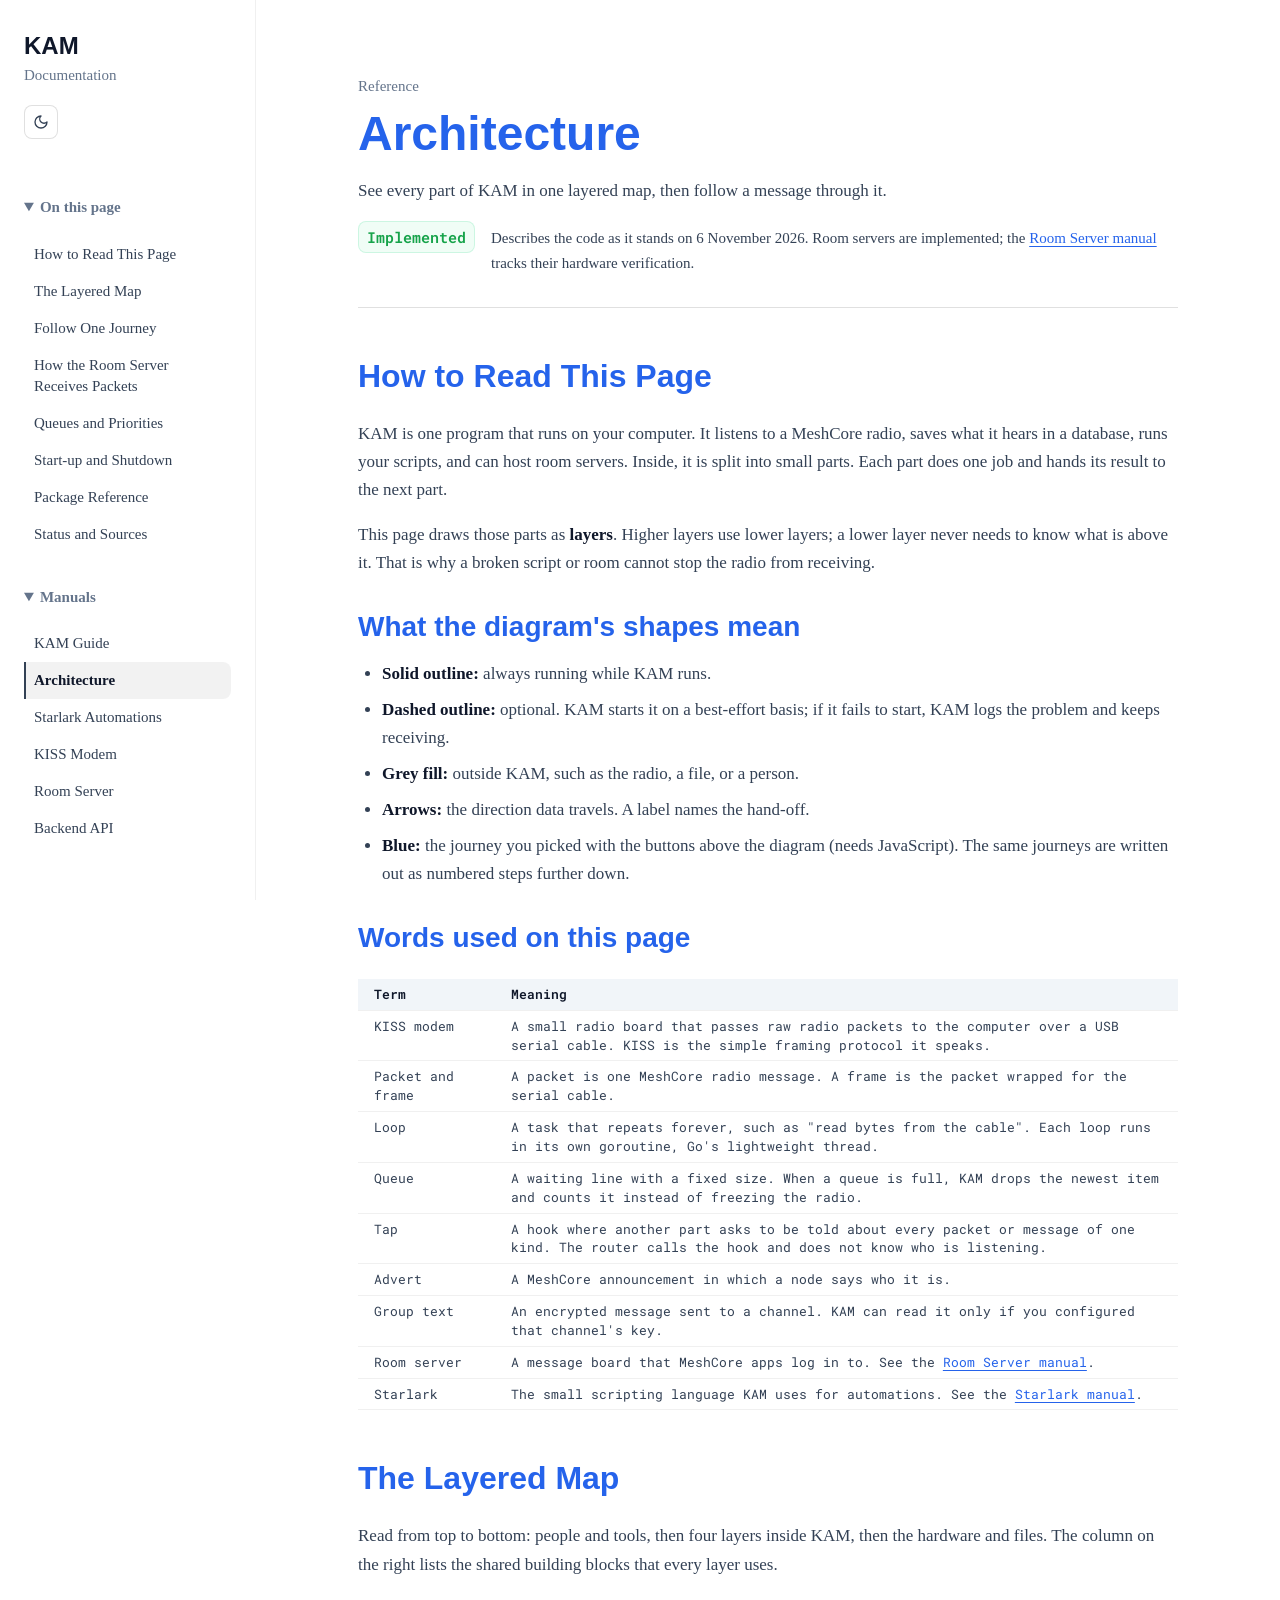
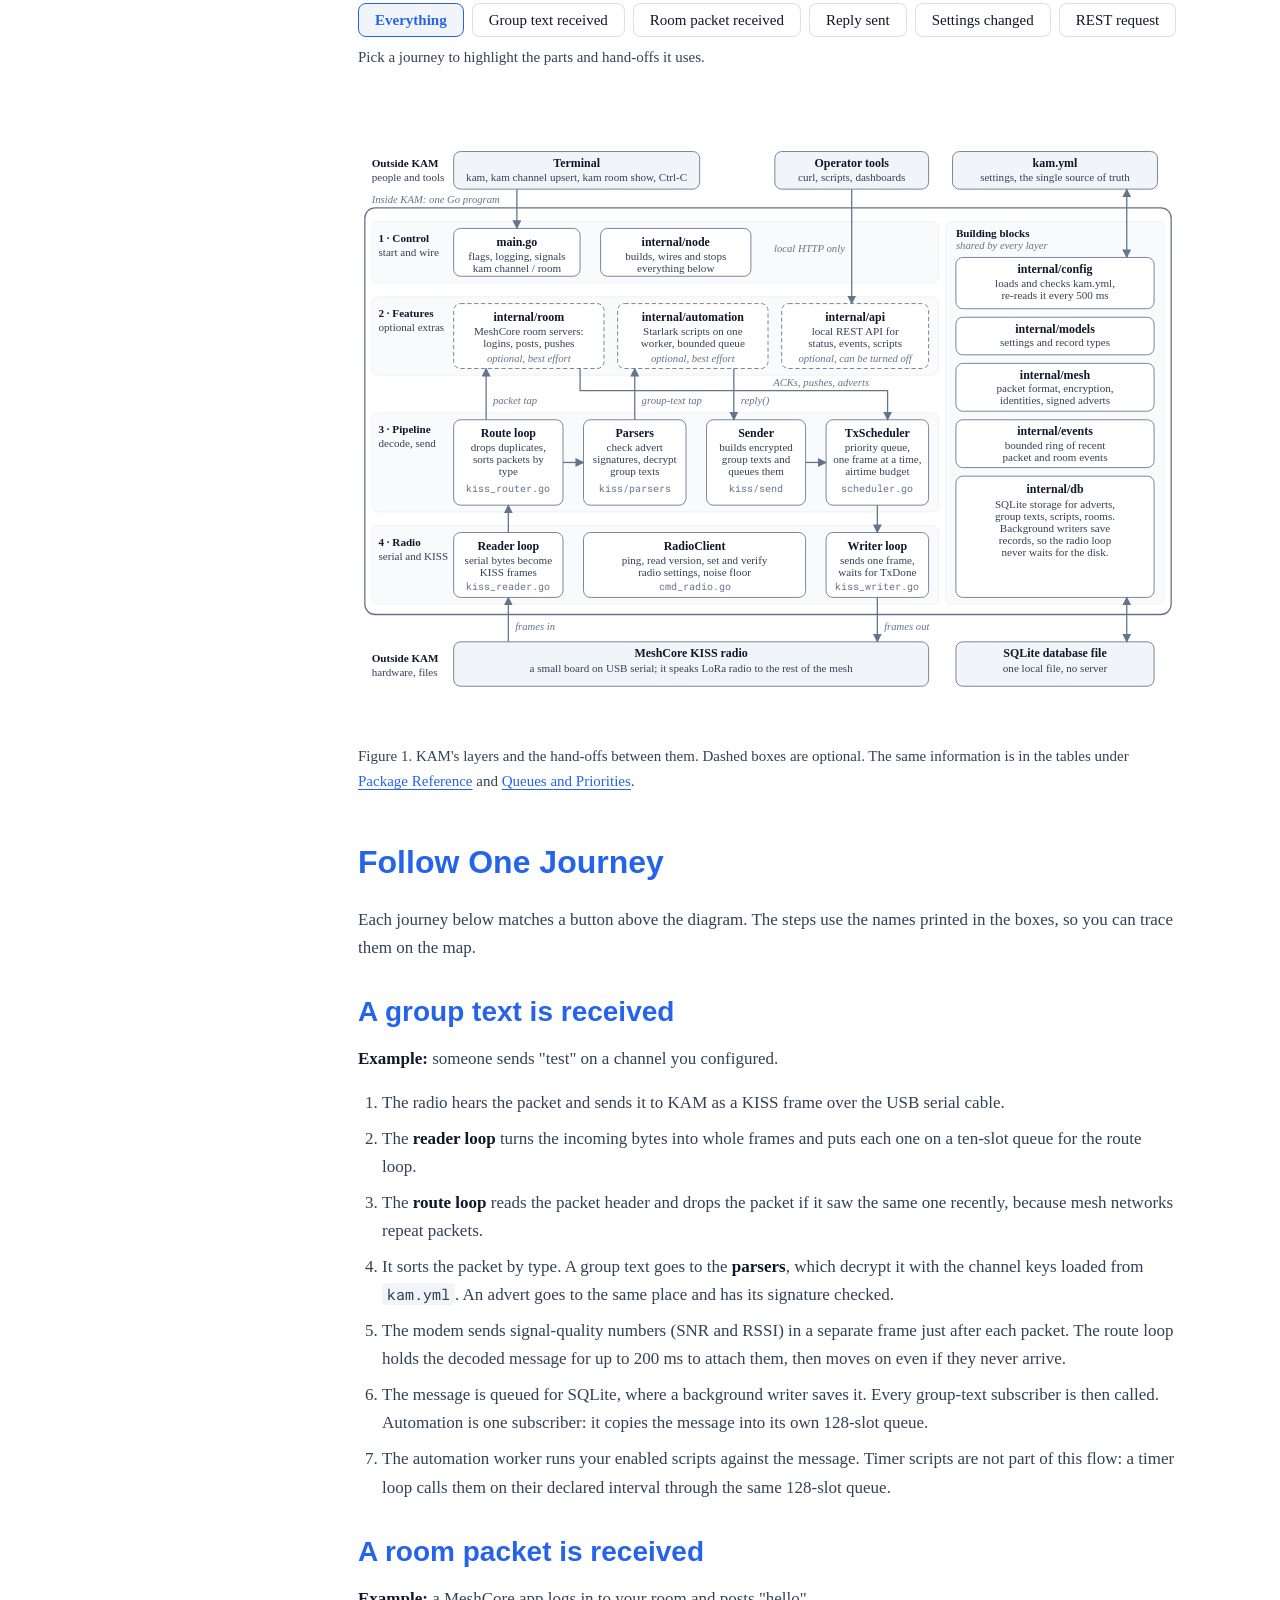
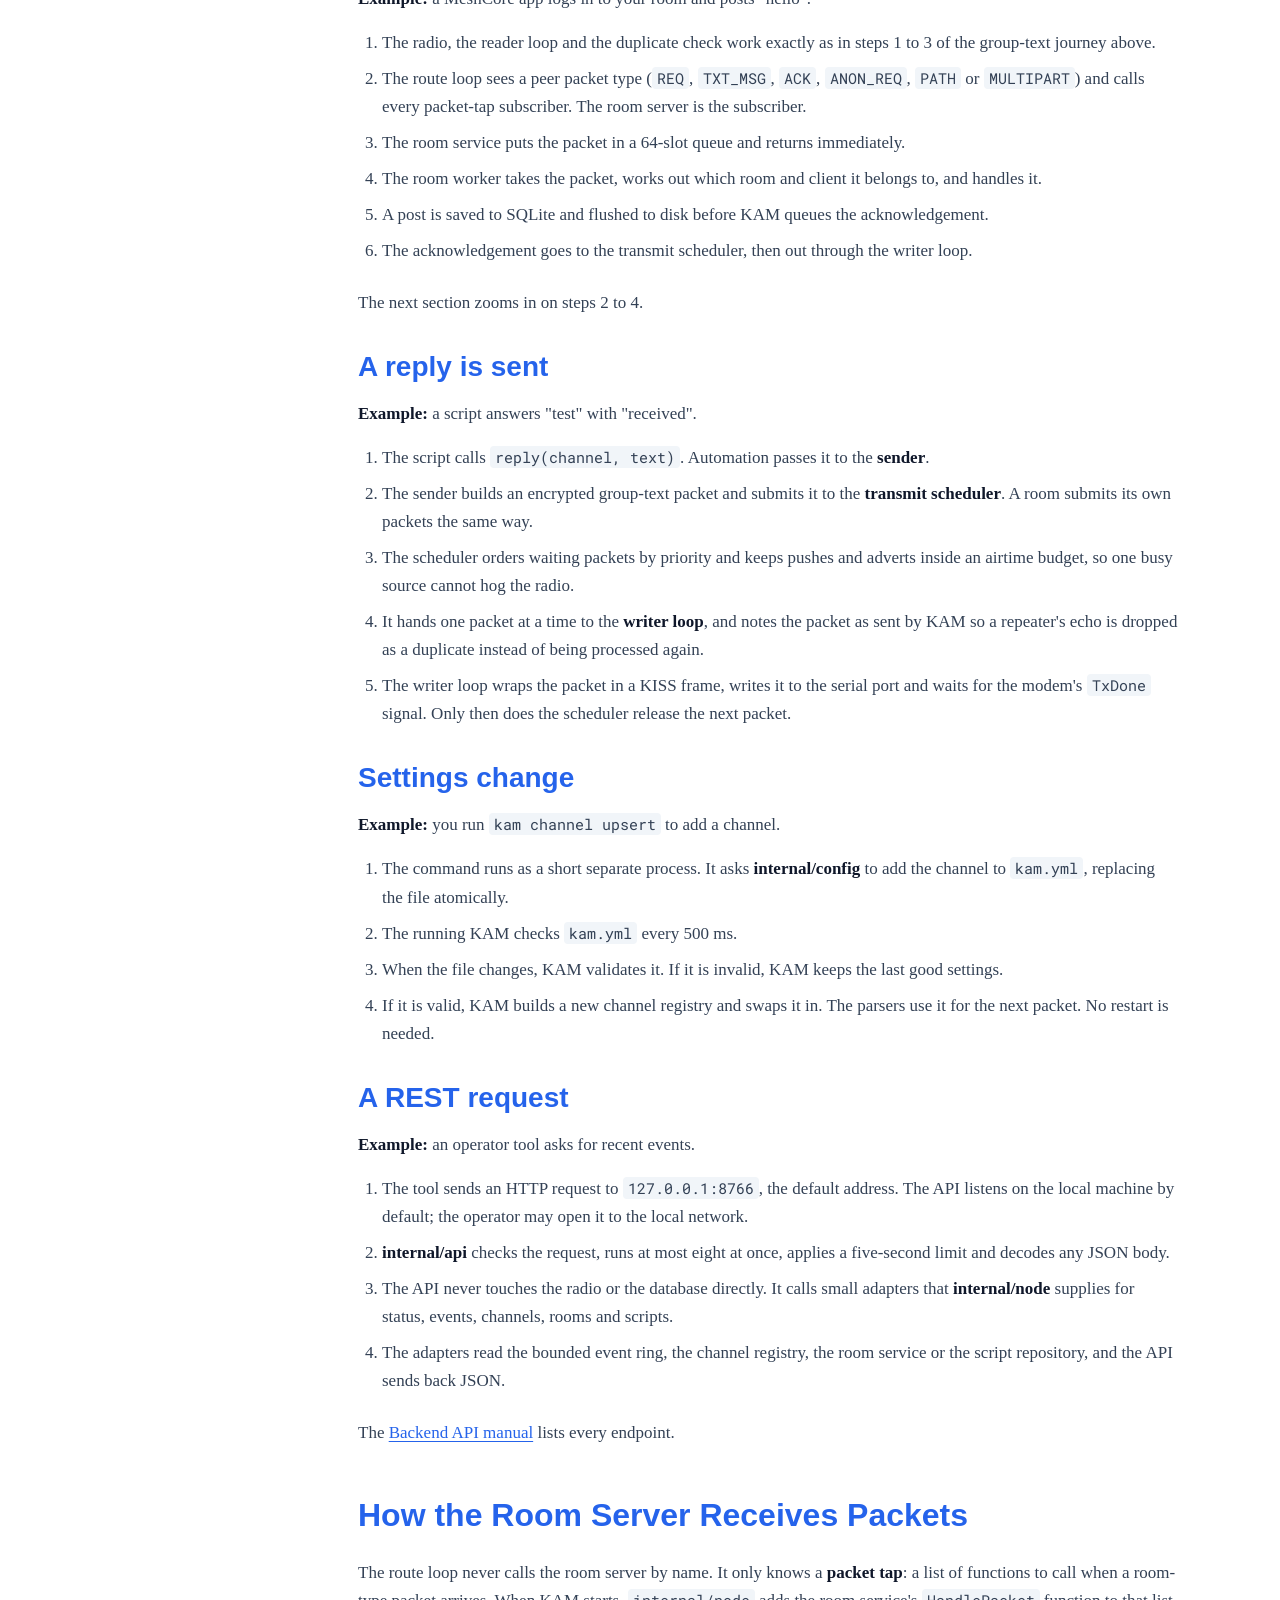
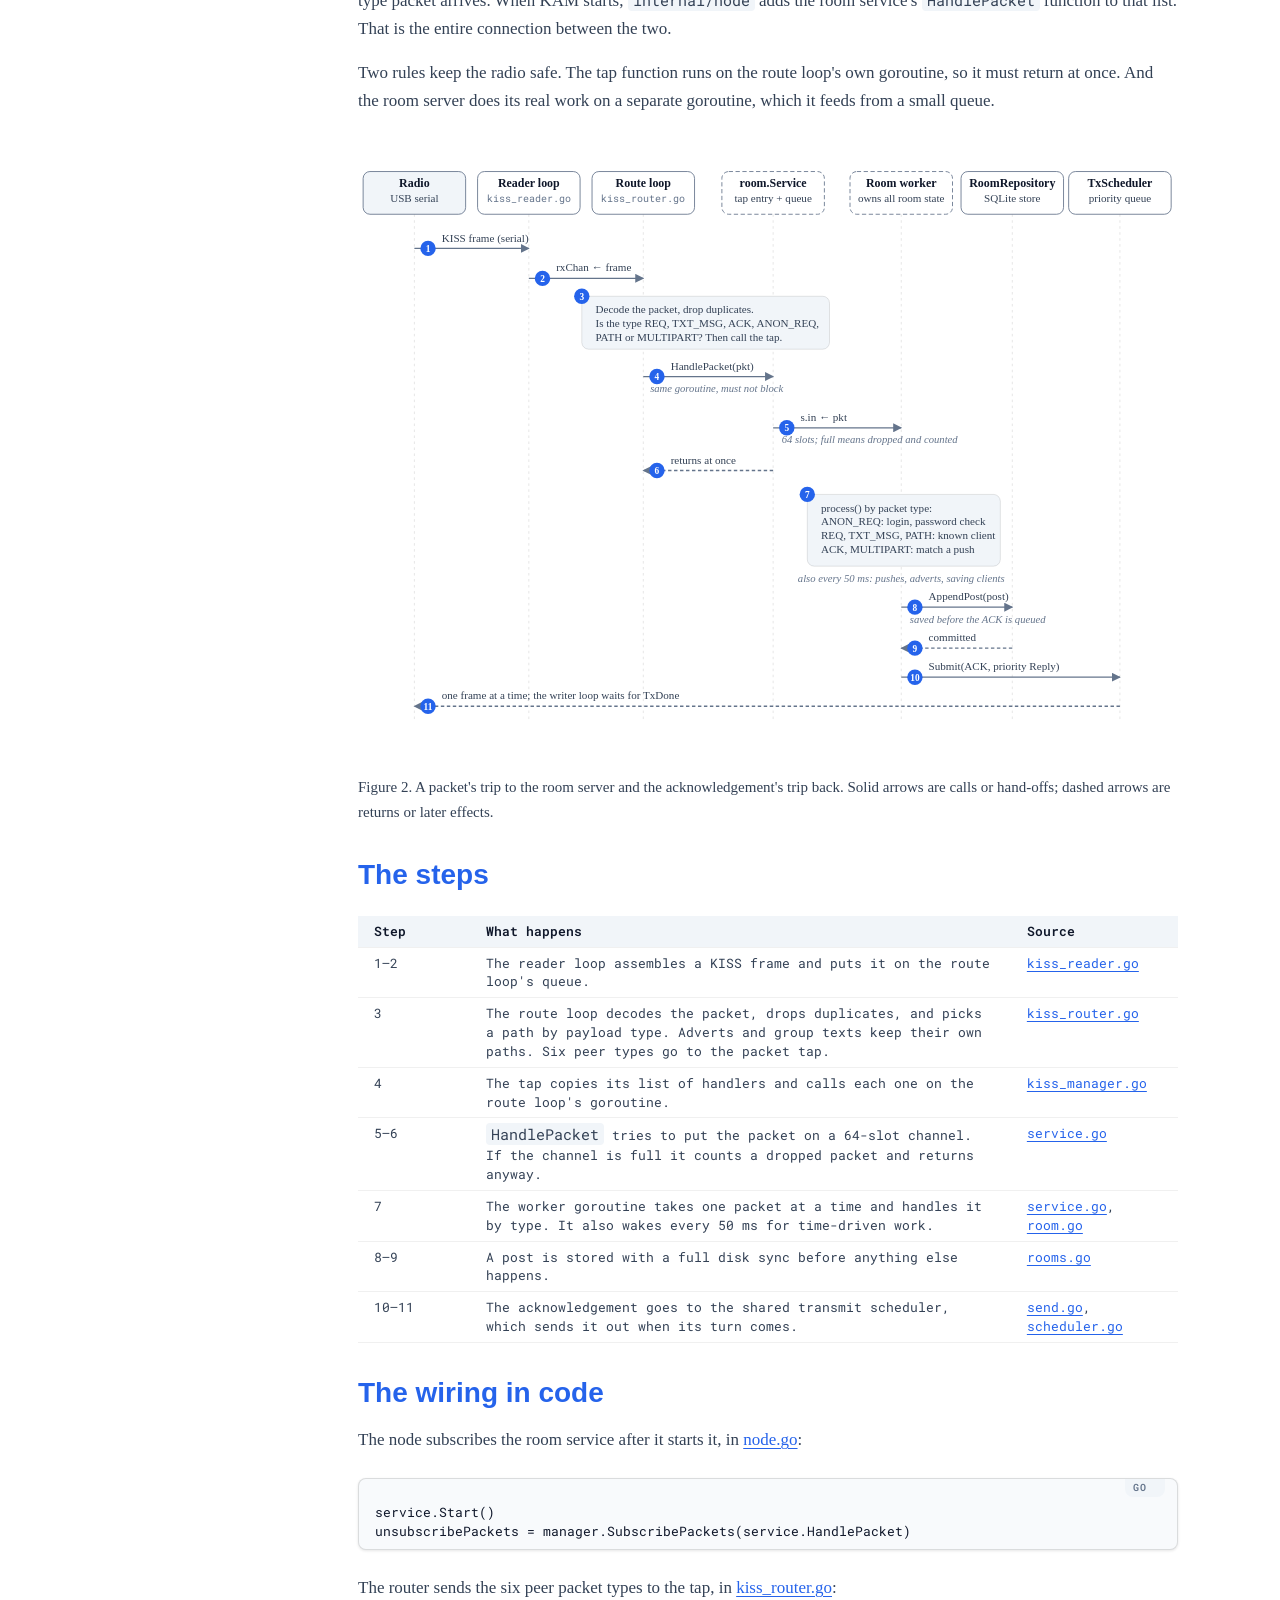
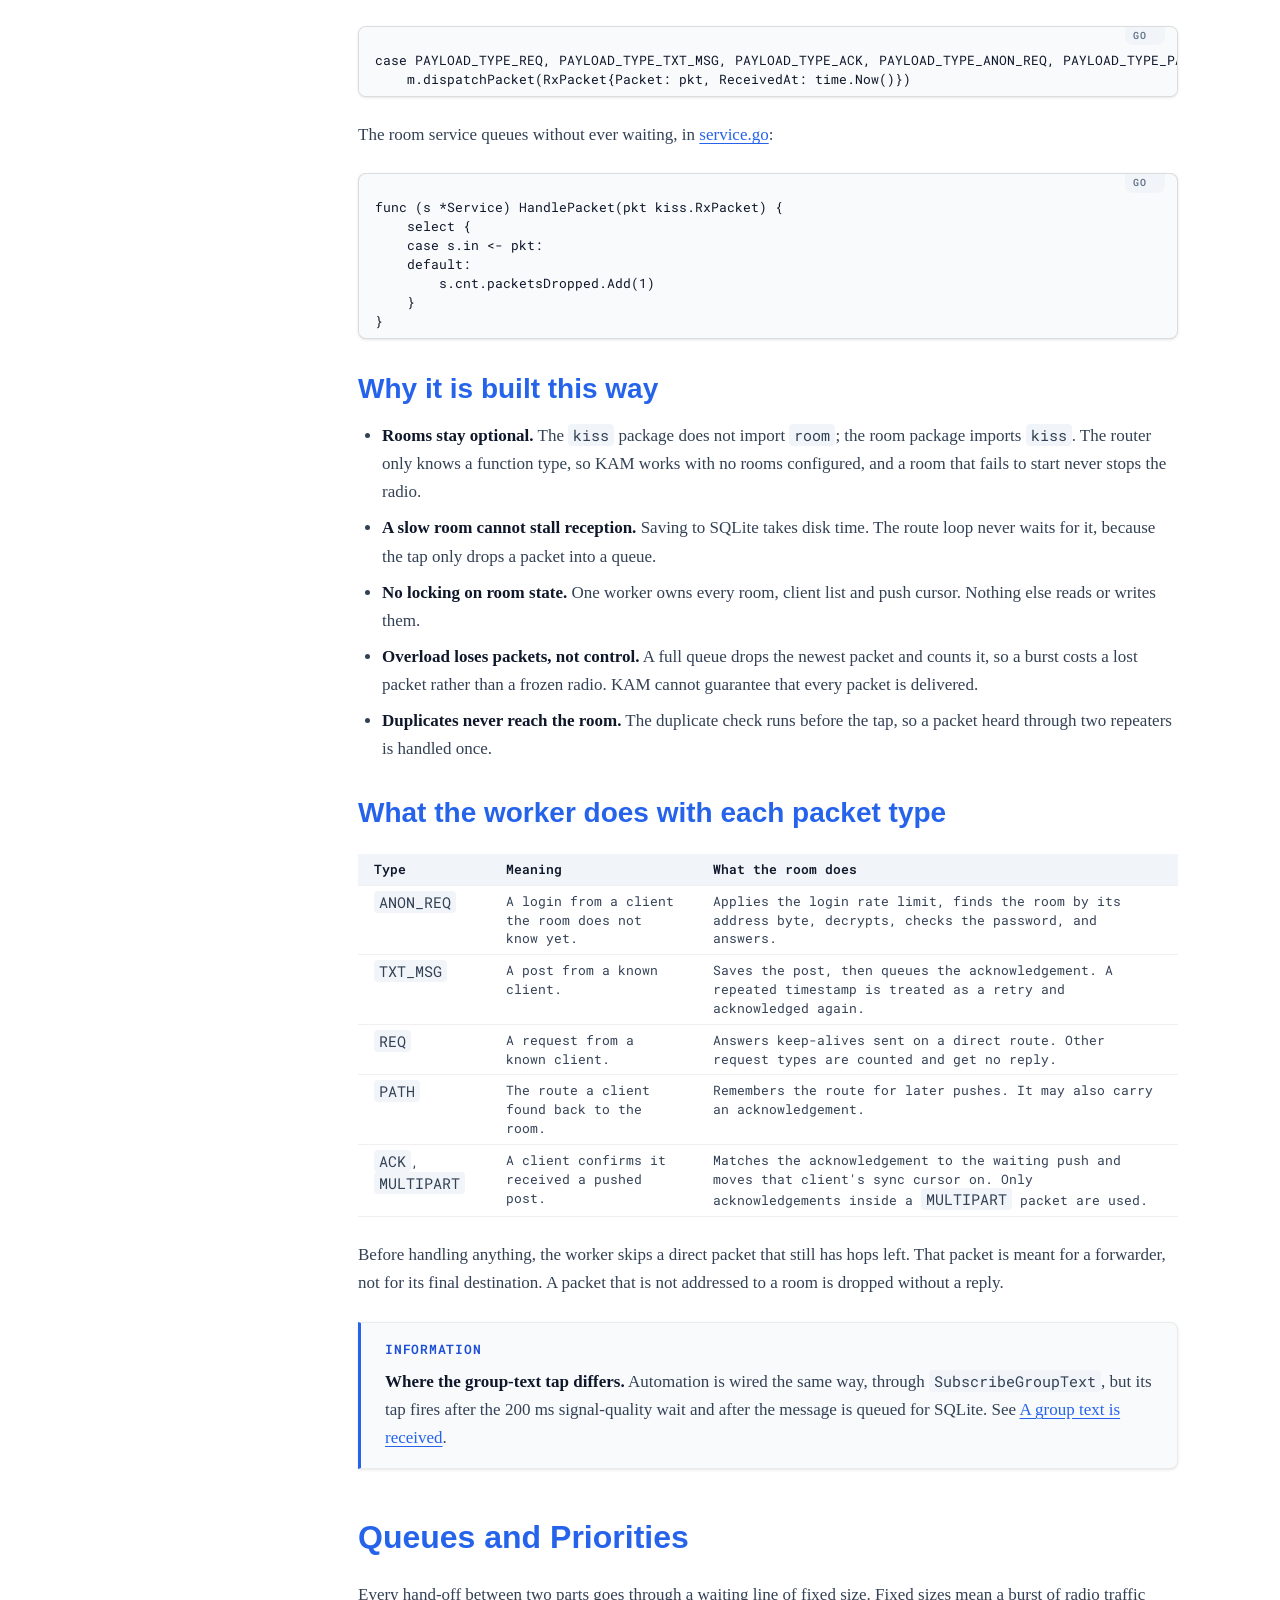
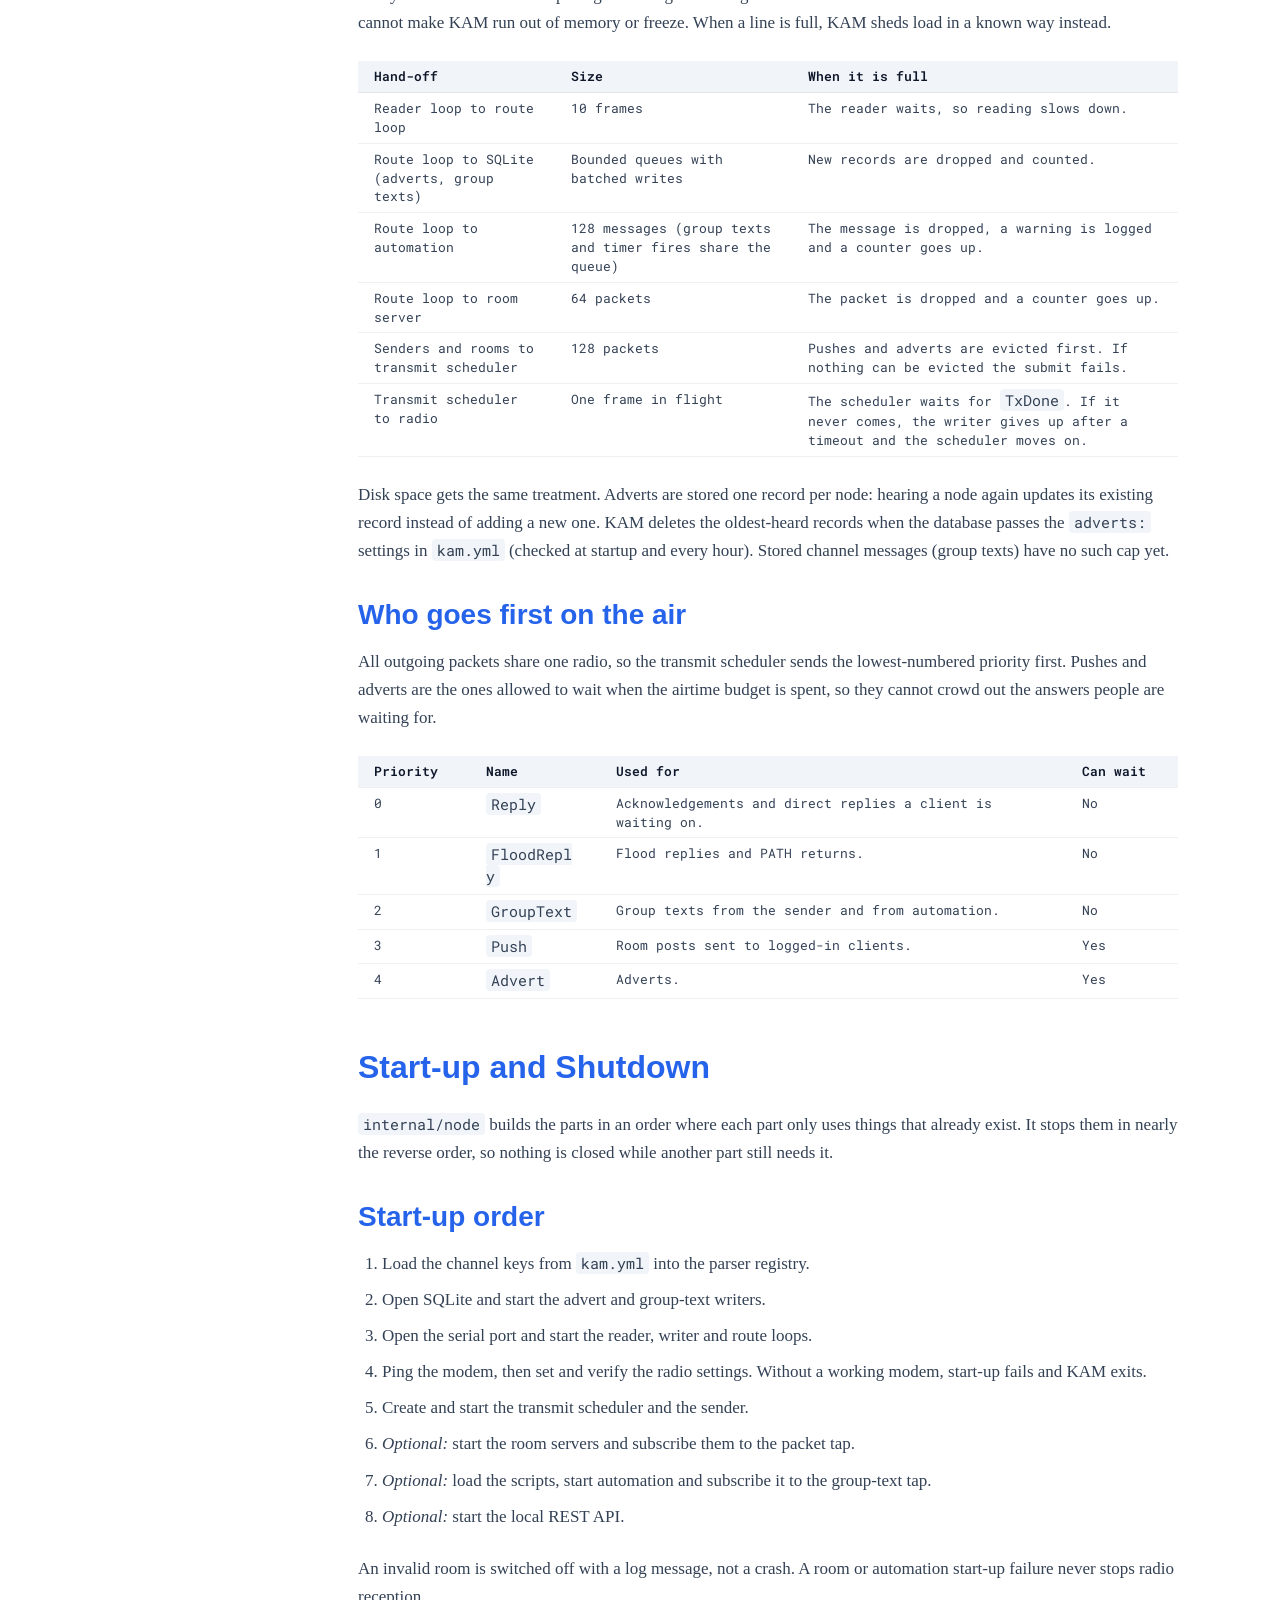
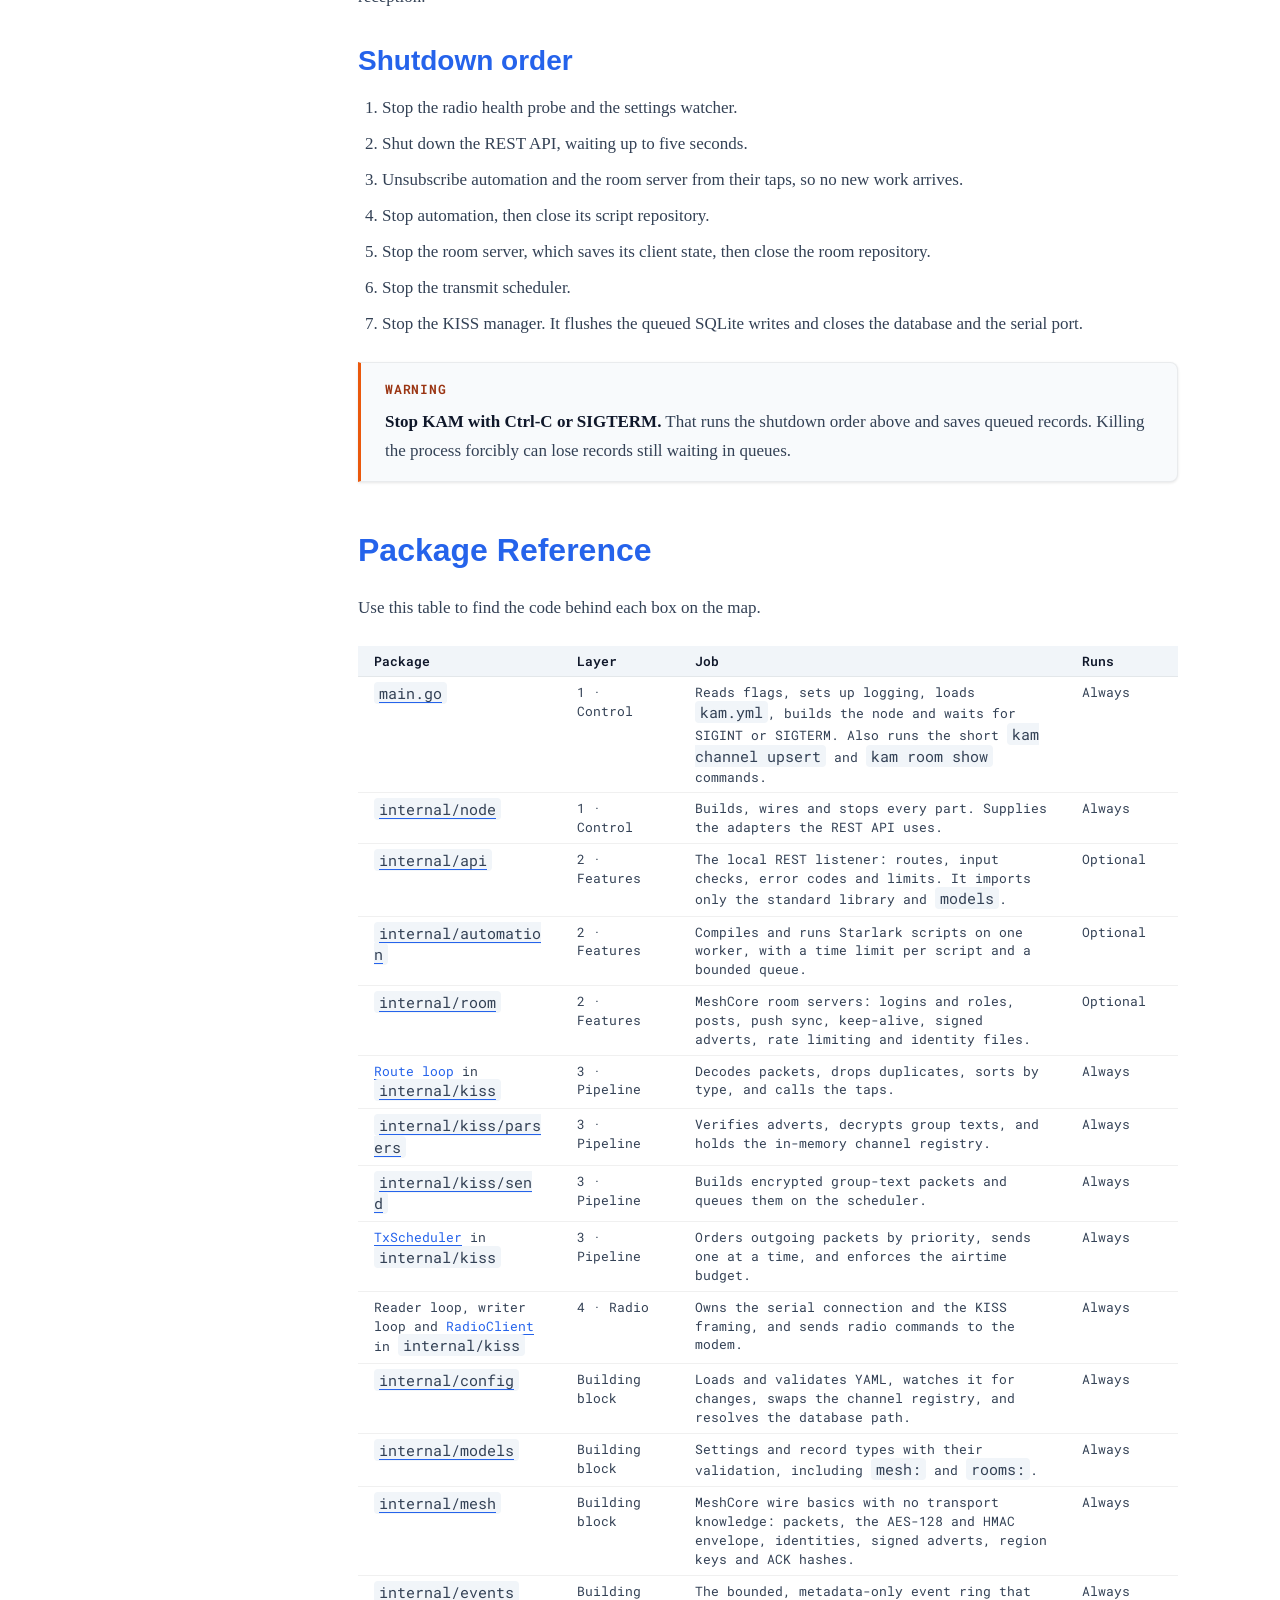
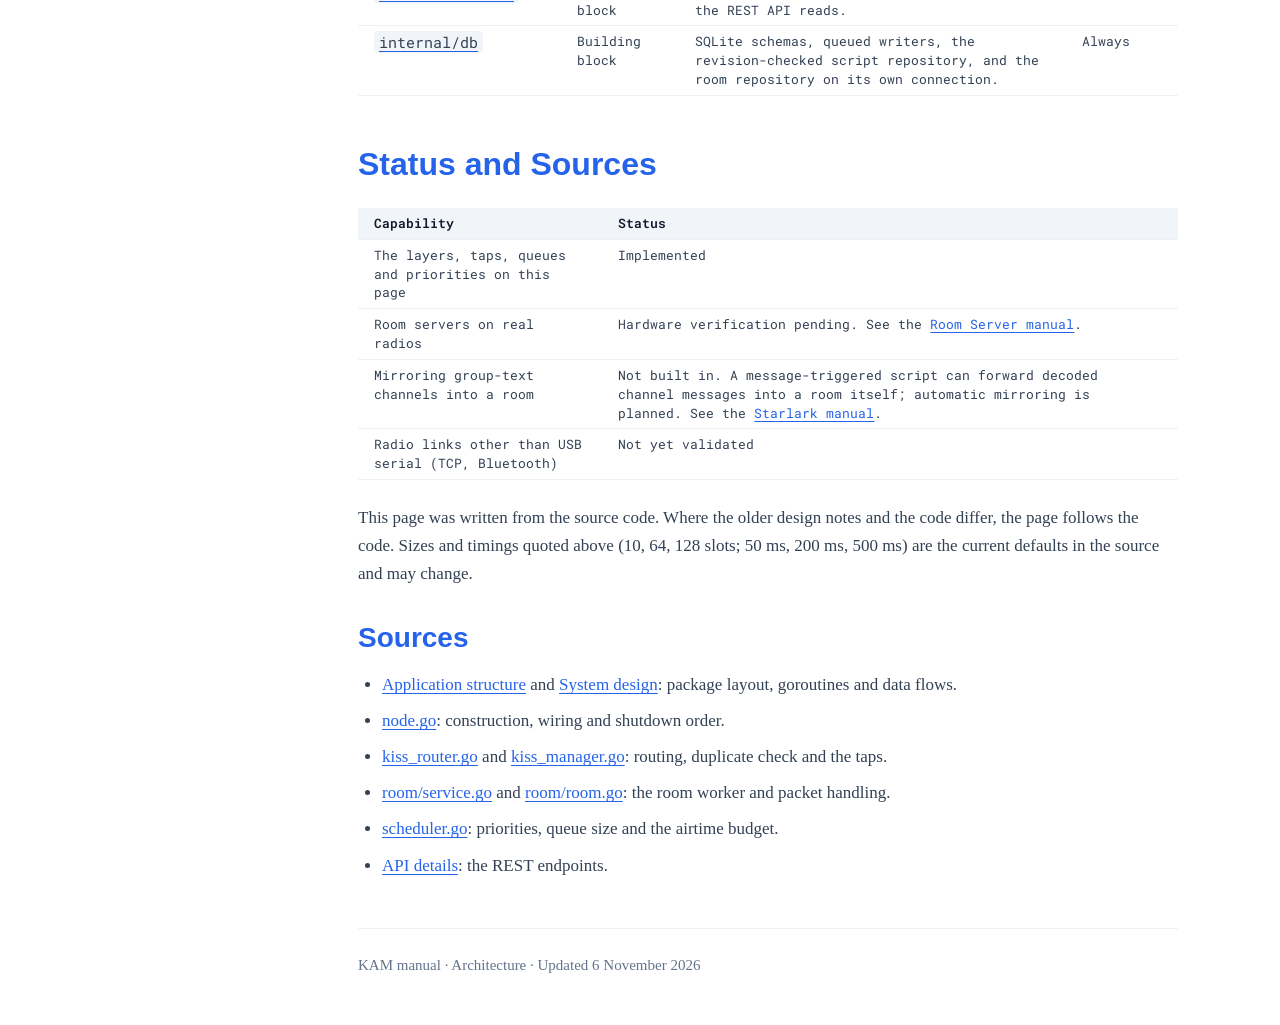
<file: docs/manuals/Architecture.html>
<!DOCTYPE html>
<html lang="en">
<head>
    <meta charset="UTF-8">
    <meta name="viewport" content="width=device-width, initial-scale=1.0">
    <meta name="description" content="A layered map of KAM: what each part does, how packets move between the parts, and how the room server receives packets from the router.">
    <title>KAM Architecture</title>
    <link href="manuals.css" rel="stylesheet">
    <script>try{var t=localStorage.getItem("kam-theme");if(t?t==="dark":matchMedia("(prefers-color-scheme: dark)").matches)document.documentElement.dataset.theme="dark"}catch(e){}</script>
    <script src="manuals.js" defer></script>
    <script src="architecture.js" defer></script>
</head>
<body>
    <a class="skip-link" href="#main-content">Skip to content</a>
    <aside>
        <div class="manual-brand"><strong>KAM</strong><span>Documentation</span><button class="theme-toggle" type="button" aria-label="Switch to dark mode"><svg class="icon-moon" viewBox="0 0 24 24" aria-hidden="true" focusable="false"><path d="M12 3a6 6 0 0 0 9 9 9 9 0 1 1-9-9Z"/></svg><svg class="icon-sun" viewBox="0 0 24 24" aria-hidden="true" focusable="false"><circle cx="12" cy="12" r="4"/><path d="M12 2v2M12 20v2M4.93 4.93l1.41 1.41M17.66 17.66l1.41 1.41M2 12h2M20 12h2M6.34 17.66l-1.41 1.41M19.07 4.93l-1.41 1.41"/></svg></button>
</div>
        <details class="manual-navigation" open>
            <summary>Contents</summary>
            <details class="navigation-section" open>
                <summary>On this page</summary>
                <nav aria-label="On this page">
                    <a href="#overview">How to Read This Page</a>
                    <a href="#layers">The Layered Map</a>
                    <a href="#journeys">Follow One Journey</a>
                    <a href="#room-server">How the Room Server Receives Packets</a>
                    <a href="#waiting">Queues and Priorities</a>
                    <a href="#lifecycle">Start-up and Shutdown</a>
                    <a href="#reference">Package Reference</a>
                    <a href="#status">Status and Sources</a>
                </nav>
            </details>
            <details class="navigation-section" open>
                <summary>Manuals</summary>
                <nav aria-label="Manuals">
                    <a href="KAM.html">KAM Guide</a>
                    <a href="Architecture.html" aria-current="page">Architecture</a>
                    <a href="FeatureStarlark.html">Starlark Automations</a>
                    <a href="FeatureKissModem.html">KISS Modem</a>
                    <a href="FeatureRoomServer.html">Room Server</a>
                    <a href="FeatureMonitorApi.html">Backend API</a>
                </nav>
            </details>
        </details>
    </aside>
    <main id="main-content" tabindex="-1">
        <header>
            <span>Reference</span>
            <h1>Architecture</h1>
            <p>See every part of KAM in one layered map, then follow a message through it.</p>
            <p><span class="badge badge-green">Implemented</span><span>Describes the code as it stands on 6 November 2026. Room servers are implemented; the <a href="FeatureRoomServer.html">Room Server manual</a> tracks their hardware verification.</span></p>
        </header>
        <article class="prose">
            <section id="overview">
                <h2>How to Read This Page</h2>
                <p>KAM is one program that runs on your computer. It listens to a MeshCore radio, saves what it hears in a database, runs your scripts, and can host room servers. Inside, it is split into small parts. Each part does one job and hands its result to the next part.</p>
                <p>This page draws those parts as <strong>layers</strong>. Higher layers use lower layers; a lower layer never needs to know what is above it. That is why a broken script or room cannot stop the radio from receiving.</p>
                <h3>What the diagram's shapes mean</h3>
                <ul>
                    <li><strong>Solid outline:</strong> always running while KAM runs.</li>
                    <li><strong>Dashed outline:</strong> optional. KAM starts it on a best-effort basis; if it fails to start, KAM logs the problem and keeps receiving.</li>
                    <li><strong>Grey fill:</strong> outside KAM, such as the radio, a file, or a person.</li>
                    <li><strong>Arrows:</strong> the direction data travels. A label names the hand-off.</li>
                    <li><strong>Blue:</strong> the journey you picked with the buttons above the diagram (needs JavaScript). The same journeys are written out as numbered steps further down.</li>
                </ul>
                <h3>Words used on this page</h3>
                <table>
                    <thead><tr><th>Term</th><th>Meaning</th></tr></thead>
                    <tbody>
                        <tr><td>KISS modem</td><td>A small radio board that passes raw radio packets to the computer over a USB serial cable. KISS is the simple framing protocol it speaks.</td></tr>
                        <tr><td>Packet and frame</td><td>A packet is one MeshCore radio message. A frame is the packet wrapped for the serial cable.</td></tr>
                        <tr><td>Loop</td><td>A task that repeats forever, such as "read bytes from the cable". Each loop runs in its own goroutine, Go's lightweight thread.</td></tr>
                        <tr><td>Queue</td><td>A waiting line with a fixed size. When a queue is full, KAM drops the newest item and counts it instead of freezing the radio.</td></tr>
                        <tr><td>Tap</td><td>A hook where another part asks to be told about every packet or message of one kind. The router calls the hook and does not know who is listening.</td></tr>
                        <tr><td>Advert</td><td>A MeshCore announcement in which a node says who it is.</td></tr>
                        <tr><td>Group text</td><td>An encrypted message sent to a channel. KAM can read it only if you configured that channel's key.</td></tr>
                        <tr><td>Room server</td><td>A message board that MeshCore apps log in to. See the <a href="FeatureRoomServer.html">Room Server manual</a>.</td></tr>
                        <tr><td>Starlark</td><td>The small scripting language KAM uses for automations. See the <a href="FeatureStarlark.html">Starlark manual</a>.</td></tr>
                    </tbody>
                </table>
            </section>

            <section id="layers">
                <h2>The Layered Map</h2>
                <p>Read from top to bottom: people and tools, then four layers inside KAM, then the hardware and files. The column on the right lists the shared building blocks that every layer uses.</p>
                <div id="arch-controls" hidden>
                    <div class="arch-flows" id="arch-flows" role="group" aria-label="Highlight a journey on the diagram"></div>
                    <p class="arch-flow-summary" id="arch-flow-summary" aria-live="polite"></p>
                </div>
                <div class="mermaid arch-diagram" id="layer-diagram">
                    <svg xmlns="http://www.w3.org/2000/svg" viewBox="0 0 960 648" role="img" aria-labelledby="layers-title layers-desc">
                        <title id="layers-title">KAM layered architecture</title>
                        <desc id="layers-desc">Four layers inside KAM. Layer 1 holds main.go, the node and the local REST API entry. Layer 2 holds the optional room server and Starlark automation. Layer 3 is the packet pipeline: route loop, parsers, sender and transmit scheduler. Layer 4 is the radio link: reader loop, radio client and writer loop. Shared building blocks sit in a column on the right. The MeshCore radio, the SQLite file, kam.yml, a terminal and operator tools are outside KAM. The route loop hands packets to the room server through a packet tap and group texts to automation through a group-text tap. Room server and automation replies pass through the transmit scheduler to the writer loop and out to the radio.</desc>
                        <defs>
                            <marker id="arch-arrow" viewBox="0 0 10 10" refX="9" refY="5" markerWidth="7" markerHeight="7" orient="auto-start-reverse"><path d="M0 0L10 5L0 10z"/></marker>
                            <marker id="arch-arrow-hot" viewBox="0 0 10 10" refX="9" refY="5" markerWidth="7" markerHeight="7" orient="auto-start-reverse"><path d="M0 0L10 5L0 10z"/></marker>
                        </defs>

                        <!-- Outside, above -->
                        <text class="layer-name" x="16" y="28">Outside KAM</text>
                        <text class="note" x="16" y="44">people and tools</text>
                        <g data-flows="cfg"><rect class="box box-outside" x="112" y="10" width="288" height="44" rx="8"/><text class="name mid" x="256" y="28">Terminal</text><text class="note mid" x="256" y="45">kam, kam channel upsert, kam room show, Ctrl-C</text></g>
                        <g data-flows="api"><rect class="box box-outside" x="488" y="10" width="180" height="44" rx="8"/><text class="name mid" x="578" y="28">Operator tools</text><text class="note mid" x="578" y="45">curl, scripts, dashboards</text></g>
                        <g data-flows="cfg"><rect class="box box-outside" x="696" y="10" width="240" height="44" rx="8"/><text class="name mid" x="816" y="28">kam.yml</text><text class="note mid" x="816" y="45">settings, the single source of truth</text></g>

                        <!-- Frame and bands -->
                        <text class="caption" x="16" y="70">Inside KAM: one Go program</text>
                        <rect class="frame" x="8" y="76" width="944" height="476" rx="12"/>
                        <rect class="band" x="16" y="92" width="664" height="72" rx="8"/>
                        <rect class="band" x="16" y="180" width="664" height="92" rx="8"/>
                        <rect class="band" x="16" y="316" width="664" height="116" rx="8"/>
                        <rect class="band" x="16" y="448" width="664" height="92" rx="8"/>
                        <rect class="band" x="688" y="92" width="256" height="448" rx="8"/>

                        <text class="layer-name" x="24" y="116">1 · Control</text><text class="note" x="24" y="132">start and wire</text>
                        <text class="layer-name" x="24" y="204">2 · Features</text><text class="note" x="24" y="220">optional extras</text>
                        <text class="layer-name" x="24" y="340">3 · Pipeline</text><text class="note" x="24" y="356">decode, send</text>
                        <text class="layer-name" x="24" y="472">4 · Radio</text><text class="note" x="24" y="488">serial and KISS</text>
                        <text class="layer-name" x="700" y="110">Building blocks</text><text class="caption" x="700" y="124">shared by every layer</text>

                        <!-- Layer 1 -->
                        <g data-flows="cfg"><rect class="box" x="112" y="100" width="148" height="56" rx="8"/><text class="name mid" x="186" y="120">main.go</text><text class="note mid" x="186" y="137">flags, logging, signals</text><text class="note mid" x="186" y="151">kam channel / room</text></g>
                        <g data-flows="api"><rect class="box" x="284" y="100" width="176" height="56" rx="8"/><text class="name mid" x="372" y="120">internal/node</text><text class="note mid" x="372" y="137">builds, wires and stops</text><text class="note mid" x="372" y="151">everything below</text></g>

                        <!-- Layer 2 -->
                        <g data-flows="room reply"><rect class="box box-optional" x="112" y="188" width="176" height="76" rx="8"/><text class="name mid" x="200" y="208">internal/room</text><text class="note mid" x="200" y="225">MeshCore room servers:</text><text class="note mid" x="200" y="239">logins, posts, pushes</text><text class="caption mid" x="200" y="256">optional, best effort</text></g>
                        <g data-flows="text reply"><rect class="box box-optional" x="304" y="188" width="176" height="76" rx="8"/><text class="name mid" x="392" y="208">internal/automation</text><text class="note mid" x="392" y="225">Starlark scripts on one</text><text class="note mid" x="392" y="239">worker, bounded queue</text><text class="caption mid" x="392" y="256">optional, best effort</text></g>
                        <g data-flows="api"><rect class="box box-optional" x="496" y="188" width="172" height="76" rx="8"/><text class="name mid" x="582" y="208">internal/api</text><text class="note mid" x="582" y="225">local REST API for</text><text class="note mid" x="582" y="239">status, events, scripts</text><text class="caption mid" x="582" y="256">optional, can be turned off</text></g>

                        <!-- Layer 3 -->
                        <g data-flows="text room"><rect class="box" x="112" y="324" width="128" height="100" rx="8"/><text class="name mid" x="176" y="344">Route loop</text><text class="note mid" x="176" y="361">drops duplicates,</text><text class="note mid" x="176" y="375">sorts packets by</text><text class="note mid" x="176" y="389">type</text><text class="path mid" x="176" y="408">kiss_router.go</text></g>
                        <g data-flows="text cfg"><rect class="box" x="264" y="324" width="120" height="100" rx="8"/><text class="name mid" x="324" y="344">Parsers</text><text class="note mid" x="324" y="361">check advert</text><text class="note mid" x="324" y="375">signatures, decrypt</text><text class="note mid" x="324" y="389">group texts</text><text class="path mid" x="324" y="408">kiss/parsers</text></g>
                        <g data-flows="reply"><rect class="box" x="408" y="324" width="116" height="100" rx="8"/><text class="name mid" x="466" y="344">Sender</text><text class="note mid" x="466" y="361">builds encrypted</text><text class="note mid" x="466" y="375">group texts and</text><text class="note mid" x="466" y="389">queues them</text><text class="path mid" x="466" y="408">kiss/send</text></g>
                        <g data-flows="room reply"><rect class="box" x="548" y="324" width="120" height="100" rx="8"/><text class="name mid" x="608" y="344">TxScheduler</text><text class="note mid" x="608" y="361">priority queue,</text><text class="note mid" x="608" y="375">one frame at a time,</text><text class="note mid" x="608" y="389">airtime budget</text><text class="path mid" x="608" y="408">scheduler.go</text></g>

                        <!-- Layer 4 -->
                        <g data-flows="text room"><rect class="box" x="112" y="456" width="128" height="76" rx="8"/><text class="name mid" x="176" y="476">Reader loop</text><text class="note mid" x="176" y="493">serial bytes become</text><text class="note mid" x="176" y="507">KISS frames</text><text class="path mid" x="176" y="523">kiss_reader.go</text></g>
                        <g data-flows=""><rect class="box" x="264" y="456" width="260" height="76" rx="8"/><text class="name mid" x="394" y="476">RadioClient</text><text class="note mid" x="394" y="493">ping, read version, set and verify</text><text class="note mid" x="394" y="507">radio settings, noise floor</text><text class="path mid" x="394" y="523">cmd_radio.go</text></g>
                        <g data-flows="reply room"><rect class="box" x="548" y="456" width="120" height="76" rx="8"/><text class="name mid" x="608" y="476">Writer loop</text><text class="note mid" x="608" y="493">sends one frame,</text><text class="note mid" x="608" y="507">waits for TxDone</text><text class="path mid" x="608" y="523">kiss_writer.go</text></g>

                        <!-- Building blocks -->
                        <g data-flows="cfg"><rect class="box" x="700" y="134" width="232" height="60" rx="8"/><text class="name mid" x="816" y="152">internal/config</text><text class="note mid" x="816" y="169">loads and checks kam.yml,</text><text class="note mid" x="816" y="183">re-reads it every 500 ms</text></g>
                        <g data-flows=""><rect class="box" x="700" y="204" width="232" height="44" rx="8"/><text class="name mid" x="816" y="222">internal/models</text><text class="note mid" x="816" y="238">settings and record types</text></g>
                        <g data-flows="room"><rect class="box" x="700" y="258" width="232" height="56" rx="8"/><text class="name mid" x="816" y="276">internal/mesh</text><text class="note mid" x="816" y="292">packet format, encryption,</text><text class="note mid" x="816" y="306">identities, signed adverts</text></g>
                        <g data-flows="api"><rect class="box" x="700" y="324" width="232" height="56" rx="8"/><text class="name mid" x="816" y="342">internal/events</text><text class="note mid" x="816" y="358">bounded ring of recent</text><text class="note mid" x="816" y="372">packet and room events</text></g>
                        <g data-flows="text room api"><rect class="box" x="700" y="390" width="232" height="142" rx="8"/><text class="name mid" x="816" y="410">internal/db</text><text class="note mid" x="816" y="427">SQLite storage for adverts,</text><text class="note mid" x="816" y="441">group texts, scripts, rooms.</text><text class="note mid" x="816" y="455">Background writers save</text><text class="note mid" x="816" y="469">records, so the radio loop</text><text class="note mid" x="816" y="483">never waits for the disk.</text></g>

                        <!-- Outside, below -->
                        <text class="layer-name" x="16" y="608">Outside KAM</text>
                        <text class="note" x="16" y="624">hardware, files</text>
                        <g data-flows="text room reply"><rect class="box box-outside" x="112" y="584" width="556" height="52" rx="8"/><text class="name mid" x="390" y="602">MeshCore KISS radio</text><text class="note mid" x="390" y="619">a small board on USB serial; it speaks LoRa radio to the rest of the mesh</text></g>
                        <g data-flows="text room api"><rect class="box box-outside" x="700" y="584" width="232" height="52" rx="8"/><text class="name mid" x="816" y="602">SQLite database file</text><text class="note mid" x="816" y="619">one local file, no server</text></g>

                        <!-- Arrows -->
                        <path class="link" data-flows="cfg" d="M186 54V100"/>
                        <path class="link" data-flows="api" d="M578 54V188"/>
                        <text class="caption end" x="570" y="128">local HTTP only</text>
                        <path class="link link-both" data-flows="cfg" d="M900 54V134"/>
                        <path class="link link-both" data-flows="text room api" d="M900 584V532"/>
                        <path class="link" data-flows="text room" d="M176 584V532"/>
                        <text class="caption" x="184" y="570">frames in</text>
                        <path class="link" data-flows="reply room" d="M608 532V584"/>
                        <text class="caption" x="616" y="570">frames out</text>
                        <path class="link" data-flows="text room" d="M176 456V424"/>
                        <path class="link" data-flows="text" d="M240 374H264"/>
                        <path class="link" data-flows="room" d="M150 324V264"/>
                        <text class="caption" x="158" y="306">packet tap</text>
                        <path class="link" data-flows="text" d="M324 324V264"/>
                        <text class="caption" x="332" y="306">group-text tap</text>
                        <path class="link" data-flows="reply" d="M440 264V324"/>
                        <text class="caption" x="448" y="306">reply()</text>
                        <path class="link" data-flows="reply" d="M524 374H548"/>
                        <path class="link" data-flows="room reply" d="M260 264V290H620V324"/>
                        <text class="caption" x="486" y="285">ACKs, pushes, adverts</text>
                        <path class="link" data-flows="reply room" d="M608 424V456"/>
                    </svg>
                </div>
                <p class="text-sm">Figure 1. KAM's layers and the hand-offs between them. Dashed boxes are optional. The same information is in the tables under <a href="#reference">Package Reference</a> and <a href="#waiting">Queues and Priorities</a>.</p>
            </section>

            <section id="journeys">
                <h2>Follow One Journey</h2>
                <p>Each journey below matches a button above the diagram. The steps use the names printed in the boxes, so you can trace them on the map.</p>

                <h3 id="journey-text">A group text is received</h3>
                <p><strong>Example:</strong> someone sends "test" on a channel you configured.</p>
                <ol>
                    <li>The radio hears the packet and sends it to KAM as a KISS frame over the USB serial cable.</li>
                    <li>The <strong>reader loop</strong> turns the incoming bytes into whole frames and puts each one on a ten-slot queue for the route loop.</li>
                    <li>The <strong>route loop</strong> reads the packet header and drops the packet if it saw the same one recently, because mesh networks repeat packets.</li>
                    <li>It sorts the packet by type. A group text goes to the <strong>parsers</strong>, which decrypt it with the channel keys loaded from <code>kam.yml</code>. An advert goes to the same place and has its signature checked.</li>
                    <li>The modem sends signal-quality numbers (SNR and RSSI) in a separate frame just after each packet. The route loop holds the decoded message for up to 200 ms to attach them, then moves on even if they never arrive.</li>
                    <li>The message is queued for SQLite, where a background writer saves it. Every group-text subscriber is then called. Automation is one subscriber: it copies the message into its own 128-slot queue.</li>
                    <li>The automation worker runs your enabled scripts against the message. Timer scripts are not part of this flow: a timer loop calls them on their declared interval through the same 128-slot queue.</li>
                </ol>

                <h3 id="journey-room">A room packet is received</h3>
                <p><strong>Example:</strong> a MeshCore app logs in to your room and posts "hello".</p>
                <ol>
                    <li>The radio, the reader loop and the duplicate check work exactly as in steps 1 to 3 of the group-text journey above.</li>
                    <li>The route loop sees a peer packet type (<code>REQ</code>, <code>TXT_MSG</code>, <code>ACK</code>, <code>ANON_REQ</code>, <code>PATH</code> or <code>MULTIPART</code>) and calls every packet-tap subscriber. The room server is the subscriber.</li>
                    <li>The room service puts the packet in a 64-slot queue and returns immediately.</li>
                    <li>The room worker takes the packet, works out which room and client it belongs to, and handles it.</li>
                    <li>A post is saved to SQLite and flushed to disk before KAM queues the acknowledgement.</li>
                    <li>The acknowledgement goes to the transmit scheduler, then out through the writer loop.</li>
                </ol>
                <p>The next section zooms in on steps 2 to 4.</p>

                <h3 id="journey-reply">A reply is sent</h3>
                <p><strong>Example:</strong> a script answers "test" with "received".</p>
                <ol>
                    <li>The script calls <code>reply(channel, text)</code>. Automation passes it to the <strong>sender</strong>.</li>
                    <li>The sender builds an encrypted group-text packet and submits it to the <strong>transmit scheduler</strong>. A room submits its own packets the same way.</li>
                    <li>The scheduler orders waiting packets by priority and keeps pushes and adverts inside an airtime budget, so one busy source cannot hog the radio.</li>
                    <li>It hands one packet at a time to the <strong>writer loop</strong>, and notes the packet as sent by KAM so a repeater's echo is dropped as a duplicate instead of being processed again.</li>
                    <li>The writer loop wraps the packet in a KISS frame, writes it to the serial port and waits for the modem's <code>TxDone</code> signal. Only then does the scheduler release the next packet.</li>
                </ol>

                <h3 id="journey-cfg">Settings change</h3>
                <p><strong>Example:</strong> you run <code>kam channel upsert</code> to add a channel.</p>
                <ol>
                    <li>The command runs as a short separate process. It asks <strong>internal/config</strong> to add the channel to <code>kam.yml</code>, replacing the file atomically.</li>
                    <li>The running KAM checks <code>kam.yml</code> every 500 ms.</li>
                    <li>When the file changes, KAM validates it. If it is invalid, KAM keeps the last good settings.</li>
                    <li>If it is valid, KAM builds a new channel registry and swaps it in. The parsers use it for the next packet. No restart is needed.</li>
                </ol>

                <h3 id="journey-api">A REST request</h3>
                <p><strong>Example:</strong> an operator tool asks for recent events.</p>
                <ol>
                    <li>The tool sends an HTTP request to <code>127.0.0.1:8766</code>, the default address. The API listens on the local machine by default; the operator may open it to the local network.</li>
                    <li><strong>internal/api</strong> checks the request, runs at most eight at once, applies a five-second limit and decodes any JSON body.</li>
                    <li>The API never touches the radio or the database directly. It calls small adapters that <strong>internal/node</strong> supplies for status, events, channels, rooms and scripts.</li>
                    <li>The adapters read the bounded event ring, the channel registry, the room service or the script repository, and the API sends back JSON.</li>
                </ol>
                <p>The <a href="FeatureMonitorApi.html">Backend API manual</a> lists every endpoint.</p>
            </section>

            <section id="room-server">
                <h2>How the Room Server Receives Packets</h2>
                <p>The route loop never calls the room server by name. It only knows a <strong>packet tap</strong>: a list of functions to call when a room-type packet arrives. When KAM starts, <code>internal/node</code> adds the room service's <code>HandlePacket</code> function to that list. That is the entire connection between the two.</p>
                <p>Two rules keep the radio safe. The tap function runs on the route loop's own goroutine, so it must return at once. And the room server does its real work on a separate goroutine, which it feeds from a small queue.</p>

                <div class="mermaid arch-diagram" id="room-sequence">
                    <svg xmlns="http://www.w3.org/2000/svg" viewBox="0 0 960 660" role="img" aria-labelledby="seq-title seq-desc">
                        <title id="seq-title">How a packet travels from the radio to the room server and back</title>
                        <desc id="seq-desc">Eleven numbered steps. The radio sends a KISS frame to the reader loop, which puts it on a queue for the route loop. The route loop decodes it, drops duplicates and, for room packet types, calls HandlePacket on the room service. HandlePacket puts the packet in a 64-slot queue without blocking and returns at once. The room worker takes the packet, handles it by type, saves a post to SQLite with a full sync, then submits an ACK to the transmit scheduler, which sends one frame at a time and waits for TxDone.</desc>
                        <defs>
                            <marker id="arch-arrow" viewBox="0 0 10 10" refX="9" refY="5" markerWidth="7" markerHeight="7" orient="auto-start-reverse"><path d="M0 0L10 5L0 10z"/></marker>
                        </defs>

                        <line class="life" x1="66" y1="60" x2="66" y2="654"/>
                        <line class="life" x1="200" y1="60" x2="200" y2="654"/>
                        <line class="life" x1="334" y1="60" x2="334" y2="654"/>
                        <line class="life" x1="486" y1="60" x2="486" y2="654"/>
                        <line class="life" x1="636" y1="60" x2="636" y2="654"/>
                        <line class="life" x1="766" y1="60" x2="766" y2="654"/>
                        <line class="life" x1="892" y1="60" x2="892" y2="654"/>

                        <g><rect class="box box-outside" x="6" y="10" width="120" height="50" rx="8"/><text class="name mid" x="66" y="28">Radio</text><text class="note mid" x="66" y="46">USB serial</text></g>
                        <g><rect class="box" x="140" y="10" width="120" height="50" rx="8"/><text class="name mid" x="200" y="28">Reader loop</text><text class="path mid" x="200" y="46">kiss_reader.go</text></g>
                        <g><rect class="box" x="274" y="10" width="120" height="50" rx="8"/><text class="name mid" x="334" y="28">Route loop</text><text class="path mid" x="334" y="46">kiss_router.go</text></g>
                        <g><rect class="box box-optional" x="426" y="10" width="120" height="50" rx="8"/><text class="name mid" x="486" y="28">room.Service</text><text class="note mid" x="486" y="46">tap entry + queue</text></g>
                        <g><rect class="box box-optional" x="576" y="10" width="120" height="50" rx="8"/><text class="name mid" x="636" y="28">Room worker</text><text class="note mid" x="636" y="46">owns all room state</text></g>
                        <g><rect class="box" x="706" y="10" width="120" height="50" rx="8"/><text class="name mid" x="766" y="28">RoomRepository</text><text class="note mid" x="766" y="46">SQLite store</text></g>
                        <g><rect class="box" x="832" y="10" width="120" height="50" rx="8"/><text class="name mid" x="892" y="28">TxScheduler</text><text class="note mid" x="892" y="46">priority queue</text></g>

                        <!-- 1 -->
                        <path class="link" d="M66 100H200"/>
                        <circle class="step" cx="82" cy="100" r="9"/><text class="step-text mid" x="82" y="104">1</text>
                        <text class="note" x="98" y="92">KISS frame (serial)</text>
                        <!-- 2 -->
                        <path class="link" d="M200 135H334"/>
                        <circle class="step" cx="216" cy="135" r="9"/><text class="step-text mid" x="216" y="139">2</text>
                        <text class="note" x="232" y="127">rxChan ← frame</text>
                        <!-- 3 -->
                        <rect class="seq-note" x="262" y="156" width="290" height="62" rx="8"/>
                        <circle class="step" cx="262" cy="156" r="9"/><text class="step-text mid" x="262" y="160">3</text>
                        <text class="note" x="278" y="176">Decode the packet, drop duplicates.</text>
                        <text class="note" x="278" y="192">Is the type REQ, TXT_MSG, ACK, ANON_REQ,</text>
                        <text class="note" x="278" y="208">PATH or MULTIPART? Then call the tap.</text>
                        <!-- 4 -->
                        <path class="link" d="M334 250H486"/>
                        <circle class="step" cx="350" cy="250" r="9"/><text class="step-text mid" x="350" y="254">4</text>
                        <text class="note" x="366" y="242">HandlePacket(pkt)</text>
                        <text class="caption" x="342" y="268">same goroutine, must not block</text>
                        <!-- 5 -->
                        <path class="link" d="M486 310H636"/>
                        <circle class="step" cx="502" cy="310" r="9"/><text class="step-text mid" x="502" y="314">5</text>
                        <text class="note" x="518" y="302">s.in ← pkt</text>
                        <text class="caption" x="496" y="328">64 slots; full means dropped and counted</text>
                        <!-- 6 -->
                        <path class="link link-soft" d="M486 360H334"/>
                        <circle class="step" cx="350" cy="360" r="9"/><text class="step-text mid" x="350" y="364">6</text>
                        <text class="note" x="366" y="352">returns at once</text>
                        <!-- 7 -->
                        <rect class="seq-note" x="526" y="388" width="226" height="84" rx="8"/>
                        <circle class="step" cx="526" cy="388" r="9"/><text class="step-text mid" x="526" y="392">7</text>
                        <text class="note" x="542" y="408">process() by packet type:</text>
                        <text class="note" x="542" y="424">ANON_REQ: login, password check</text>
                        <text class="note" x="542" y="440">REQ, TXT_MSG, PATH: known client</text>
                        <text class="note" x="542" y="456">ACK, MULTIPART: match a push</text>
                        <text class="caption mid" x="636" y="490">also every 50 ms: pushes, adverts, saving clients</text>
                        <!-- 8 -->
                        <path class="link" d="M636 520H766"/>
                        <circle class="step" cx="652" cy="520" r="9"/><text class="step-text mid" x="652" y="524">8</text>
                        <text class="note" x="668" y="512">AppendPost(post)</text>
                        <text class="caption" x="646" y="538">saved before the ACK is queued</text>
                        <!-- 9 -->
                        <path class="link link-soft" d="M766 568H636"/>
                        <circle class="step" cx="652" cy="568" r="9"/><text class="step-text mid" x="652" y="572">9</text>
                        <text class="note" x="668" y="560">committed</text>
                        <!-- 10 -->
                        <path class="link" d="M636 602H892"/>
                        <circle class="step" cx="652" cy="602" r="9"/><text class="step-text mid" x="652" y="606">10</text>
                        <text class="note" x="668" y="594">Submit(ACK, priority Reply)</text>
                        <!-- 11 -->
                        <path class="link link-soft" d="M892 636H66"/>
                        <circle class="step" cx="82" cy="636" r="9"/><text class="step-text mid" x="82" y="640">11</text>
                        <text class="note" x="98" y="628">one frame at a time; the writer loop waits for TxDone</text>
                    </svg>
                </div>
                <p class="text-sm">Figure 2. A packet's trip to the room server and the acknowledgement's trip back. Solid arrows are calls or hand-offs; dashed arrows are returns or later effects.</p>

                <h3>The steps</h3>
                <table>
                    <thead><tr><th>Step</th><th>What happens</th><th>Source</th></tr></thead>
                    <tbody>
                        <tr><td>1&ndash;2</td><td>The reader loop assembles a KISS frame and puts it on the route loop's queue.</td><td><a href="../internal/kiss/kiss_reader.go">kiss_reader.go</a></td></tr>
                        <tr><td>3</td><td>The route loop decodes the packet, drops duplicates, and picks a path by payload type. Adverts and group texts keep their own paths. Six peer types go to the packet tap.</td><td><a href="../internal/kiss/kiss_router.go">kiss_router.go</a></td></tr>
                        <tr><td>4</td><td>The tap copies its list of handlers and calls each one on the route loop's goroutine.</td><td><a href="../internal/kiss/kiss_manager.go">kiss_manager.go</a></td></tr>
                        <tr><td>5&ndash;6</td><td><code>HandlePacket</code> tries to put the packet on a 64-slot channel. If the channel is full it counts a dropped packet and returns anyway.</td><td><a href="../internal/room/service.go">service.go</a></td></tr>
                        <tr><td>7</td><td>The worker goroutine takes one packet at a time and handles it by type. It also wakes every 50 ms for time-driven work.</td><td><a href="../internal/room/service.go">service.go</a>, <a href="../internal/room/room.go">room.go</a></td></tr>
                        <tr><td>8&ndash;9</td><td>A post is stored with a full disk sync before anything else happens.</td><td><a href="../internal/db/rooms.go">rooms.go</a></td></tr>
                        <tr><td>10&ndash;11</td><td>The acknowledgement goes to the shared transmit scheduler, which sends it out when its turn comes.</td><td><a href="../internal/room/send.go">send.go</a>, <a href="../internal/kiss/scheduler.go">scheduler.go</a></td></tr>
                    </tbody>
                </table>

                <h3>The wiring in code</h3>
                <p>The node subscribes the room service after it starts it, in <a href="../internal/node/node.go">node.go</a>:</p>
<pre><code class="language-go">service.Start()
unsubscribePackets = manager.SubscribePackets(service.HandlePacket)</code></pre>
                <p>The router sends the six peer packet types to the tap, in <a href="../internal/kiss/kiss_router.go">kiss_router.go</a>:</p>
<pre><code class="language-go">case PAYLOAD_TYPE_REQ, PAYLOAD_TYPE_TXT_MSG, PAYLOAD_TYPE_ACK, PAYLOAD_TYPE_ANON_REQ, PAYLOAD_TYPE_PATH, PAYLOAD_TYPE_MULTIPART:
    m.dispatchPacket(RxPacket{Packet: pkt, ReceivedAt: time.Now()})</code></pre>
                <p>The room service queues without ever waiting, in <a href="../internal/room/service.go">service.go</a>:</p>
<pre><code class="language-go">func (s *Service) HandlePacket(pkt kiss.RxPacket) {
	select {
	case s.in &lt;- pkt:
	default:
		s.cnt.packetsDropped.Add(1)
	}
}</code></pre>

                <h3>Why it is built this way</h3>
                <ul>
                    <li><strong>Rooms stay optional.</strong> The <code>kiss</code> package does not import <code>room</code>; the room package imports <code>kiss</code>. The router only knows a function type, so KAM works with no rooms configured, and a room that fails to start never stops the radio.</li>
                    <li><strong>A slow room cannot stall reception.</strong> Saving to SQLite takes disk time. The route loop never waits for it, because the tap only drops a packet into a queue.</li>
                    <li><strong>No locking on room state.</strong> One worker owns every room, client list and push cursor. Nothing else reads or writes them.</li>
                    <li><strong>Overload loses packets, not control.</strong> A full queue drops the newest packet and counts it, so a burst costs a lost packet rather than a frozen radio. KAM cannot guarantee that every packet is delivered.</li>
                    <li><strong>Duplicates never reach the room.</strong> The duplicate check runs before the tap, so a packet heard through two repeaters is handled once.</li>
                </ul>

                <h3>What the worker does with each packet type</h3>
                <table>
                    <thead><tr><th>Type</th><th>Meaning</th><th>What the room does</th></tr></thead>
                    <tbody>
                        <tr><td><code>ANON_REQ</code></td><td>A login from a client the room does not know yet.</td><td>Applies the login rate limit, finds the room by its address byte, decrypts, checks the password, and answers.</td></tr>
                        <tr><td><code>TXT_MSG</code></td><td>A post from a known client.</td><td>Saves the post, then queues the acknowledgement. A repeated timestamp is treated as a retry and acknowledged again.</td></tr>
                        <tr><td><code>REQ</code></td><td>A request from a known client.</td><td>Answers keep-alives sent on a direct route. Other request types are counted and get no reply.</td></tr>
                        <tr><td><code>PATH</code></td><td>The route a client found back to the room.</td><td>Remembers the route for later pushes. It may also carry an acknowledgement.</td></tr>
                        <tr><td><code>ACK</code>, <code>MULTIPART</code></td><td>A client confirms it received a pushed post.</td><td>Matches the acknowledgement to the waiting push and moves that client's sync cursor on. Only acknowledgements inside a <code>MULTIPART</code> packet are used.</td></tr>
                    </tbody>
                </table>
                <p>Before handling anything, the worker skips a direct packet that still has hops left. That packet is meant for a forwarder, not for its final destination. A packet that is not addressed to a room is dropped without a reply.</p>
                <div class="info-box info-box-blue"><p><strong>Where the group-text tap differs.</strong> Automation is wired the same way, through <code>SubscribeGroupText</code>, but its tap fires after the 200 ms signal-quality wait and after the message is queued for SQLite. See <a href="#journey-text">A group text is received</a>.</p></div>
            </section>

            <section id="waiting">
                <h2>Queues and Priorities</h2>
                <p>Every hand-off between two parts goes through a waiting line of fixed size. Fixed sizes mean a burst of radio traffic cannot make KAM run out of memory or freeze. When a line is full, KAM sheds load in a known way instead.</p>
                <table>
                    <thead><tr><th>Hand-off</th><th>Size</th><th>When it is full</th></tr></thead>
                    <tbody>
                        <tr><td>Reader loop to route loop</td><td>10 frames</td><td>The reader waits, so reading slows down.</td></tr>
                        <tr><td>Route loop to SQLite (adverts, group texts)</td><td>Bounded queues with batched writes</td><td>New records are dropped and counted.</td></tr>
                        <tr><td>Route loop to automation</td><td>128 messages (group texts and timer fires share the queue)</td><td>The message is dropped, a warning is logged and a counter goes up.</td></tr>
                        <tr><td>Route loop to room server</td><td>64 packets</td><td>The packet is dropped and a counter goes up.</td></tr>
                        <tr><td>Senders and rooms to transmit scheduler</td><td>128 packets</td><td>Pushes and adverts are evicted first. If nothing can be evicted the submit fails.</td></tr>
                        <tr><td>Transmit scheduler to radio</td><td>One frame in flight</td><td>The scheduler waits for <code>TxDone</code>. If it never comes, the writer gives up after a timeout and the scheduler moves on.</td></tr>
                    </tbody>
                </table>
                <p>Disk space gets the same treatment. Adverts are stored one record per node: hearing a node again updates its existing record instead of adding a new one. KAM deletes the oldest-heard records when the database passes the <code>adverts:</code> settings in <code>kam.yml</code> (checked at startup and every hour). Stored channel messages (group texts) have no such cap yet.</p>
                <h3>Who goes first on the air</h3>
                <p>All outgoing packets share one radio, so the transmit scheduler sends the lowest-numbered priority first. Pushes and adverts are the ones allowed to wait when the airtime budget is spent, so they cannot crowd out the answers people are waiting for.</p>
                <table>
                    <thead><tr><th>Priority</th><th>Name</th><th>Used for</th><th>Can wait</th></tr></thead>
                    <tbody>
                        <tr><td>0</td><td><code>Reply</code></td><td>Acknowledgements and direct replies a client is waiting on.</td><td>No</td></tr>
                        <tr><td>1</td><td><code>FloodReply</code></td><td>Flood replies and PATH returns.</td><td>No</td></tr>
                        <tr><td>2</td><td><code>GroupText</code></td><td>Group texts from the sender and from automation.</td><td>No</td></tr>
                        <tr><td>3</td><td><code>Push</code></td><td>Room posts sent to logged-in clients.</td><td>Yes</td></tr>
                        <tr><td>4</td><td><code>Advert</code></td><td>Adverts.</td><td>Yes</td></tr>
                    </tbody>
                </table>
            </section>

            <section id="lifecycle">
                <h2>Start-up and Shutdown</h2>
                <p><code>internal/node</code> builds the parts in an order where each part only uses things that already exist. It stops them in nearly the reverse order, so nothing is closed while another part still needs it.</p>
                <h3>Start-up order</h3>
                <ol>
                    <li>Load the channel keys from <code>kam.yml</code> into the parser registry.</li>
                    <li>Open SQLite and start the advert and group-text writers.</li>
                    <li>Open the serial port and start the reader, writer and route loops.</li>
                    <li>Ping the modem, then set and verify the radio settings. Without a working modem, start-up fails and KAM exits.</li>
                    <li>Create and start the transmit scheduler and the sender.</li>
                    <li><em>Optional:</em> start the room servers and subscribe them to the packet tap.</li>
                    <li><em>Optional:</em> load the scripts, start automation and subscribe it to the group-text tap.</li>
                    <li><em>Optional:</em> start the local REST API.</li>
                </ol>
                <p>An invalid room is switched off with a log message, not a crash. A room or automation start-up failure never stops radio reception.</p>
                <h3>Shutdown order</h3>
                <ol>
                    <li>Stop the radio health probe and the settings watcher.</li>
                    <li>Shut down the REST API, waiting up to five seconds.</li>
                    <li>Unsubscribe automation and the room server from their taps, so no new work arrives.</li>
                    <li>Stop automation, then close its script repository.</li>
                    <li>Stop the room server, which saves its client state, then close the room repository.</li>
                    <li>Stop the transmit scheduler.</li>
                    <li>Stop the KISS manager. It flushes the queued SQLite writes and closes the database and the serial port.</li>
                </ol>
                <div class="info-box info-box-amber"><p><strong>Stop KAM with Ctrl-C or SIGTERM.</strong> That runs the shutdown order above and saves queued records. Killing the process forcibly can lose records still waiting in queues.</p></div>
            </section>

            <section id="reference">
                <h2>Package Reference</h2>
                <p>Use this table to find the code behind each box on the map.</p>
                <table>
                    <thead><tr><th>Package</th><th>Layer</th><th>Job</th><th>Runs</th></tr></thead>
                    <tbody>
                        <tr><td><a href="../main.go"><code>main.go</code></a></td><td>1 · Control</td><td>Reads flags, sets up logging, loads <code>kam.yml</code>, builds the node and waits for SIGINT or SIGTERM. Also runs the short <code>kam channel upsert</code> and <code>kam room show</code> commands.</td><td>Always</td></tr>
                        <tr><td><a href="../internal/node/"><code>internal/node</code></a></td><td>1 · Control</td><td>Builds, wires and stops every part. Supplies the adapters the REST API uses.</td><td>Always</td></tr>
                        <tr><td><a href="../internal/api/"><code>internal/api</code></a></td><td>2 · Features</td><td>The local REST listener: routes, input checks, error codes and limits. It imports only the standard library and <code>models</code>.</td><td>Optional</td></tr>
                        <tr><td><a href="../internal/automation/"><code>internal/automation</code></a></td><td>2 · Features</td><td>Compiles and runs Starlark scripts on one worker, with a time limit per script and a bounded queue.</td><td>Optional</td></tr>
                        <tr><td><a href="../internal/room/"><code>internal/room</code></a></td><td>2 · Features</td><td>MeshCore room servers: logins and roles, posts, push sync, keep-alive, signed adverts, rate limiting and identity files.</td><td>Optional</td></tr>
                        <tr><td><a href="../internal/kiss/kiss_router.go">Route loop</a> in <a href="../internal/kiss/"><code>internal/kiss</code></a></td><td>3 · Pipeline</td><td>Decodes packets, drops duplicates, sorts by type, and calls the taps.</td><td>Always</td></tr>
                        <tr><td><a href="../internal/kiss/parsers/"><code>internal/kiss/parsers</code></a></td><td>3 · Pipeline</td><td>Verifies adverts, decrypts group texts, and holds the in-memory channel registry.</td><td>Always</td></tr>
                        <tr><td><a href="../internal/kiss/send/"><code>internal/kiss/send</code></a></td><td>3 · Pipeline</td><td>Builds encrypted group-text packets and queues them on the scheduler.</td><td>Always</td></tr>
                        <tr><td><a href="../internal/kiss/scheduler.go">TxScheduler</a> in <code>internal/kiss</code></td><td>3 · Pipeline</td><td>Orders outgoing packets by priority, sends one at a time, and enforces the airtime budget.</td><td>Always</td></tr>
                        <tr><td>Reader loop, writer loop and <a href="../internal/kiss/cmd_radio.go">RadioClient</a> in <code>internal/kiss</code></td><td>4 · Radio</td><td>Owns the serial connection and the KISS framing, and sends radio commands to the modem.</td><td>Always</td></tr>
                        <tr><td><a href="../internal/config/"><code>internal/config</code></a></td><td>Building block</td><td>Loads and validates YAML, watches it for changes, swaps the channel registry, and resolves the database path.</td><td>Always</td></tr>
                        <tr><td><a href="../internal/models/"><code>internal/models</code></a></td><td>Building block</td><td>Settings and record types with their validation, including <code>mesh:</code> and <code>rooms:</code>.</td><td>Always</td></tr>
                        <tr><td><a href="../internal/mesh/"><code>internal/mesh</code></a></td><td>Building block</td><td>MeshCore wire basics with no transport knowledge: packets, the AES-128 and HMAC envelope, identities, signed adverts, region keys and ACK hashes.</td><td>Always</td></tr>
                        <tr><td><a href="../internal/events/"><code>internal/events</code></a></td><td>Building block</td><td>The bounded, metadata-only event ring that the REST API reads.</td><td>Always</td></tr>
                        <tr><td><a href="../internal/db/"><code>internal/db</code></a></td><td>Building block</td><td>SQLite schemas, queued writers, the revision-checked script repository, and the room repository on its own connection.</td><td>Always</td></tr>
                    </tbody>
                </table>
            </section>

            <section id="status">
                <h2>Status and Sources</h2>
                <table>
                    <thead><tr><th>Capability</th><th>Status</th></tr></thead>
                    <tbody>
                        <tr><td>The layers, taps, queues and priorities on this page</td><td>Implemented</td></tr>
                        <tr><td>Room servers on real radios</td><td>Hardware verification pending. See the <a href="FeatureRoomServer.html">Room Server manual</a>.</td></tr>
                        <tr><td>Mirroring group-text channels into a room</td><td>Not built in. A message-triggered script can forward decoded channel messages into a room itself; automatic mirroring is planned. See the <a href="FeatureStarlark.html#capabilities">Starlark manual</a>.</td></tr>
                        <tr><td>Radio links other than USB serial (TCP, Bluetooth)</td><td>Not yet validated</td></tr>
                    </tbody>
                </table>
                <p>This page was written from the source code. Where the older design notes and the code differ, the page follows the code. Sizes and timings quoted above (10, 64, 128 slots; 50 ms, 200 ms, 500 ms) are the current defaults in the source and may change.</p>
                <h3>Sources</h3>
                <ul>
                    <li><a href="../docs/APP_STRUCTURE.md">Application structure</a> and <a href="../docs/SYSTEM_DESIGN.md">System design</a>: package layout, goroutines and data flows.</li>
                    <li><a href="../internal/node/node.go">node.go</a>: construction, wiring and shutdown order.</li>
                    <li><a href="../internal/kiss/kiss_router.go">kiss_router.go</a> and <a href="../internal/kiss/kiss_manager.go">kiss_manager.go</a>: routing, duplicate check and the taps.</li>
                    <li><a href="../internal/room/service.go">room/service.go</a> and <a href="../internal/room/room.go">room/room.go</a>: the room worker and packet handling.</li>
                    <li><a href="../internal/kiss/scheduler.go">scheduler.go</a>: priorities, queue size and the airtime budget.</li>
                    <li><a href="../docs/APIdetails.md">API details</a>: the REST endpoints.</li>
                </ul>
            </section>
        </article>
        <footer>KAM manual &middot; Architecture &middot; Updated 6 November 2026</footer>
    </main>
</body>
</html>
</file>
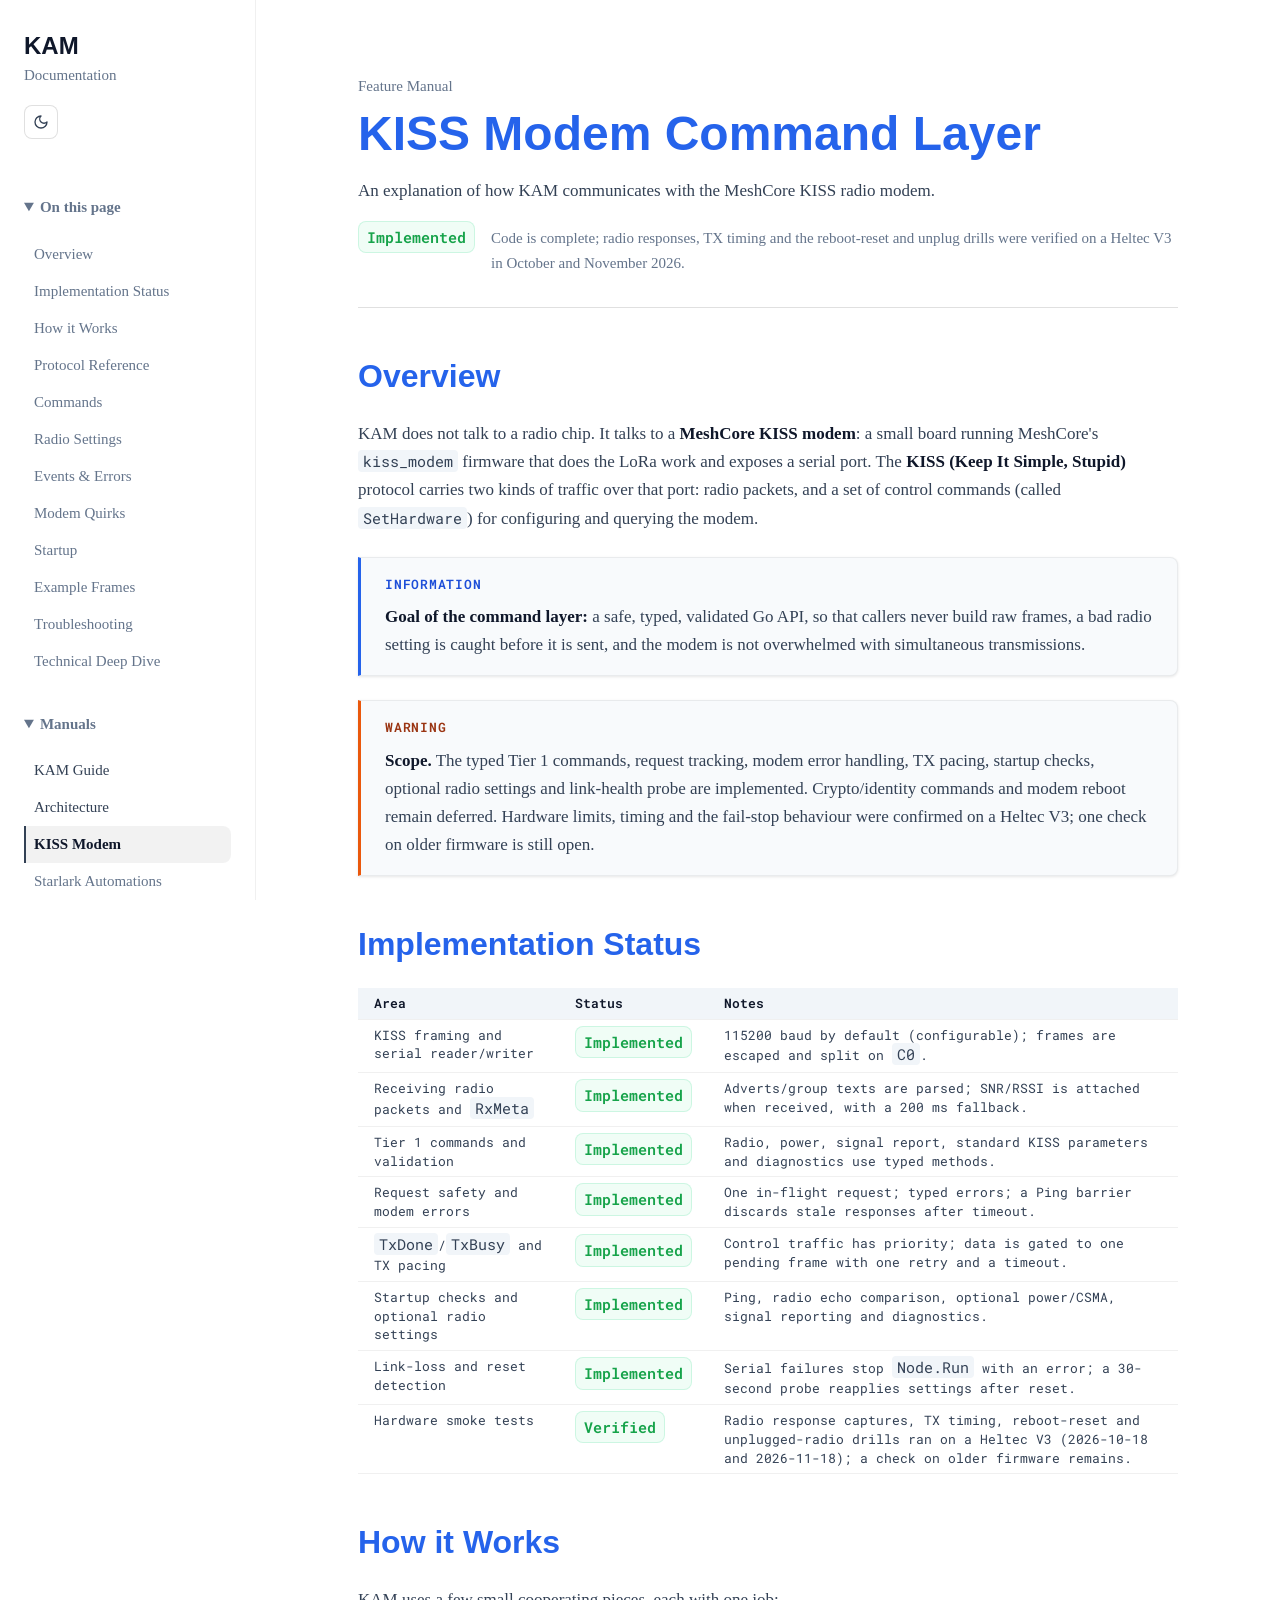
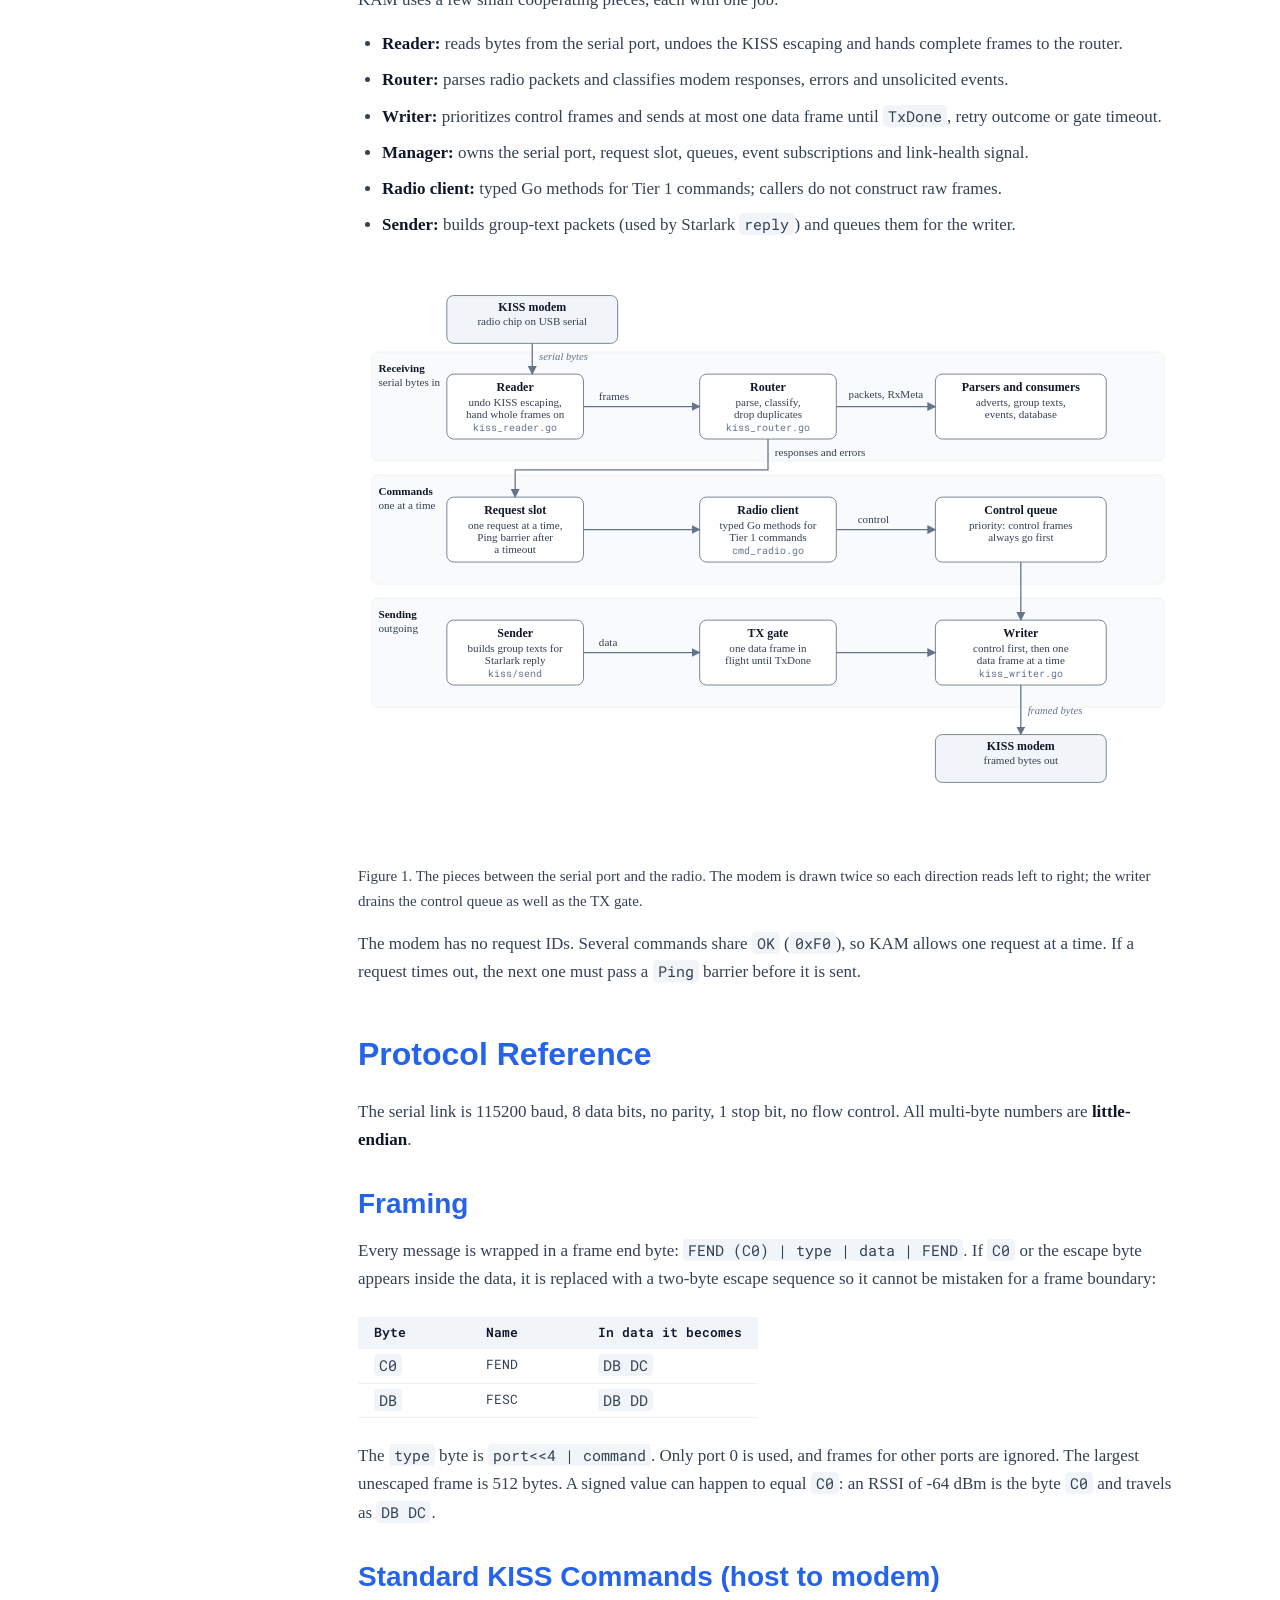
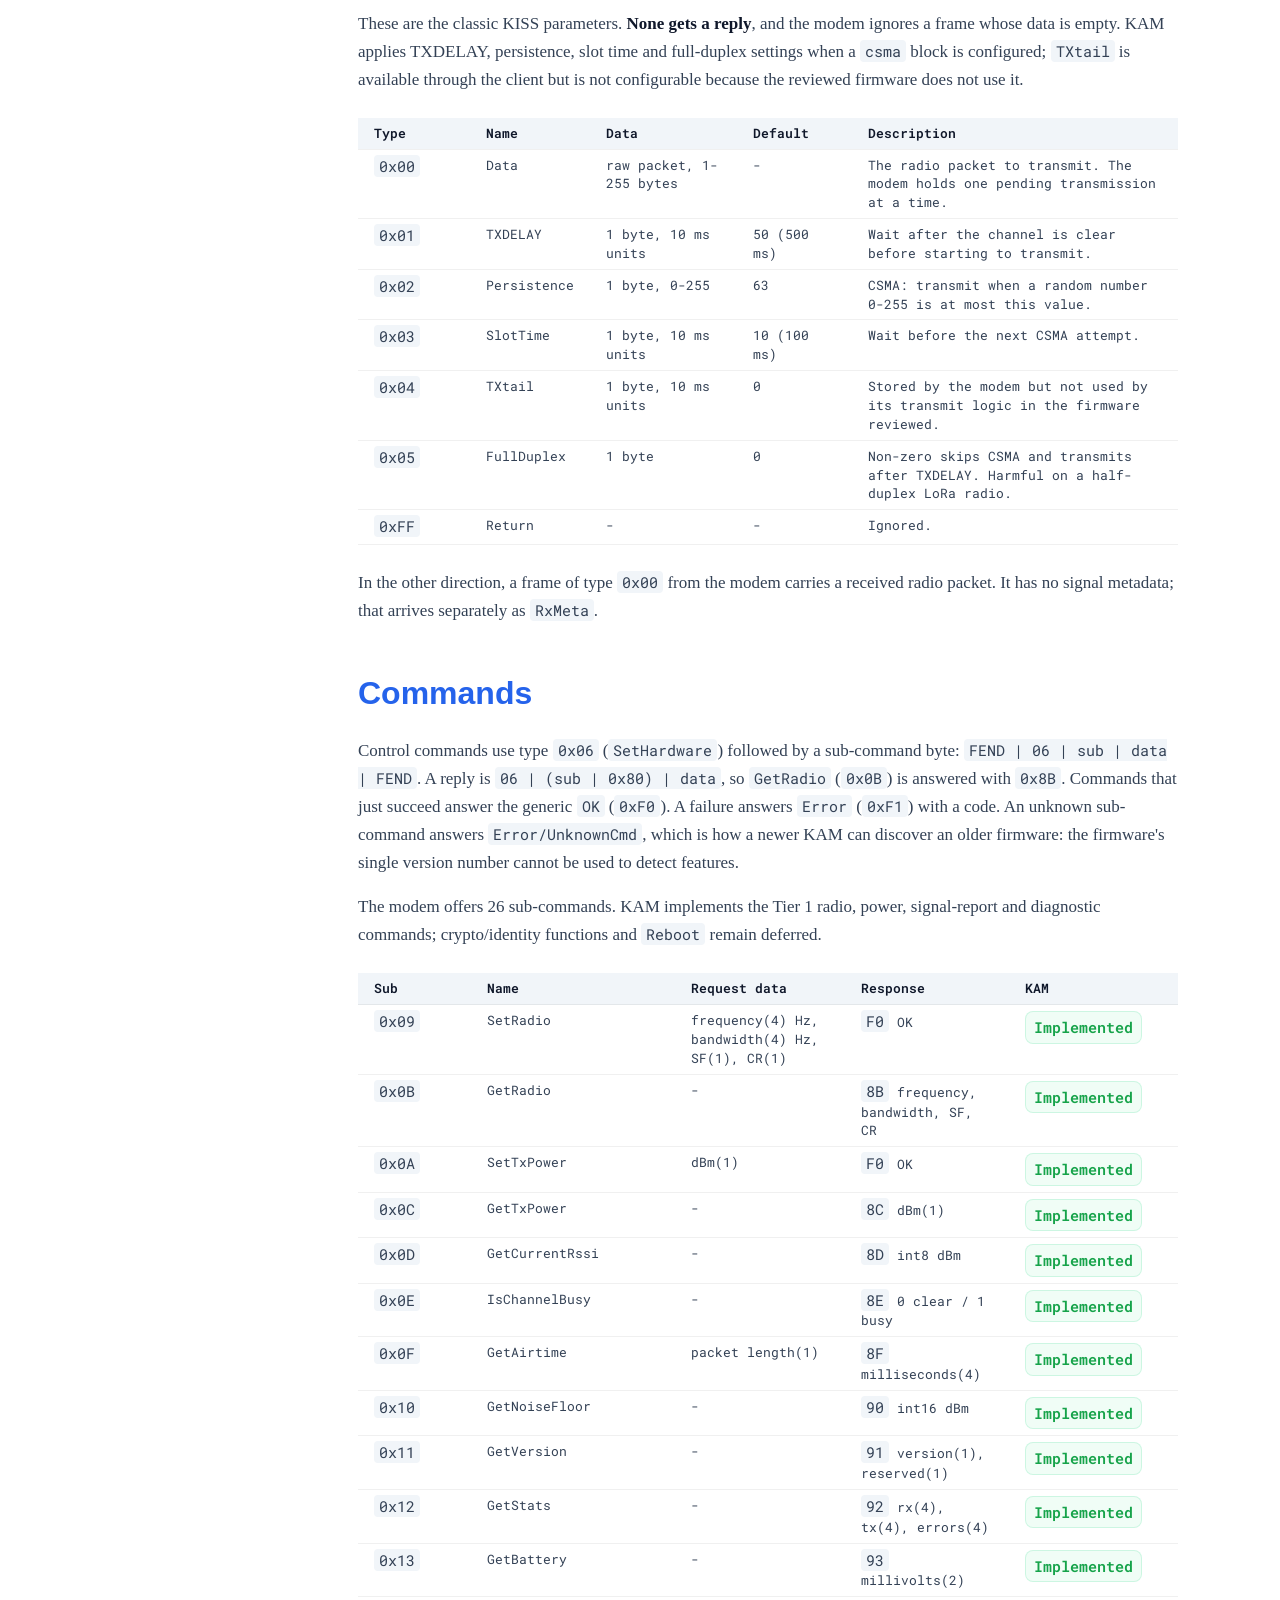
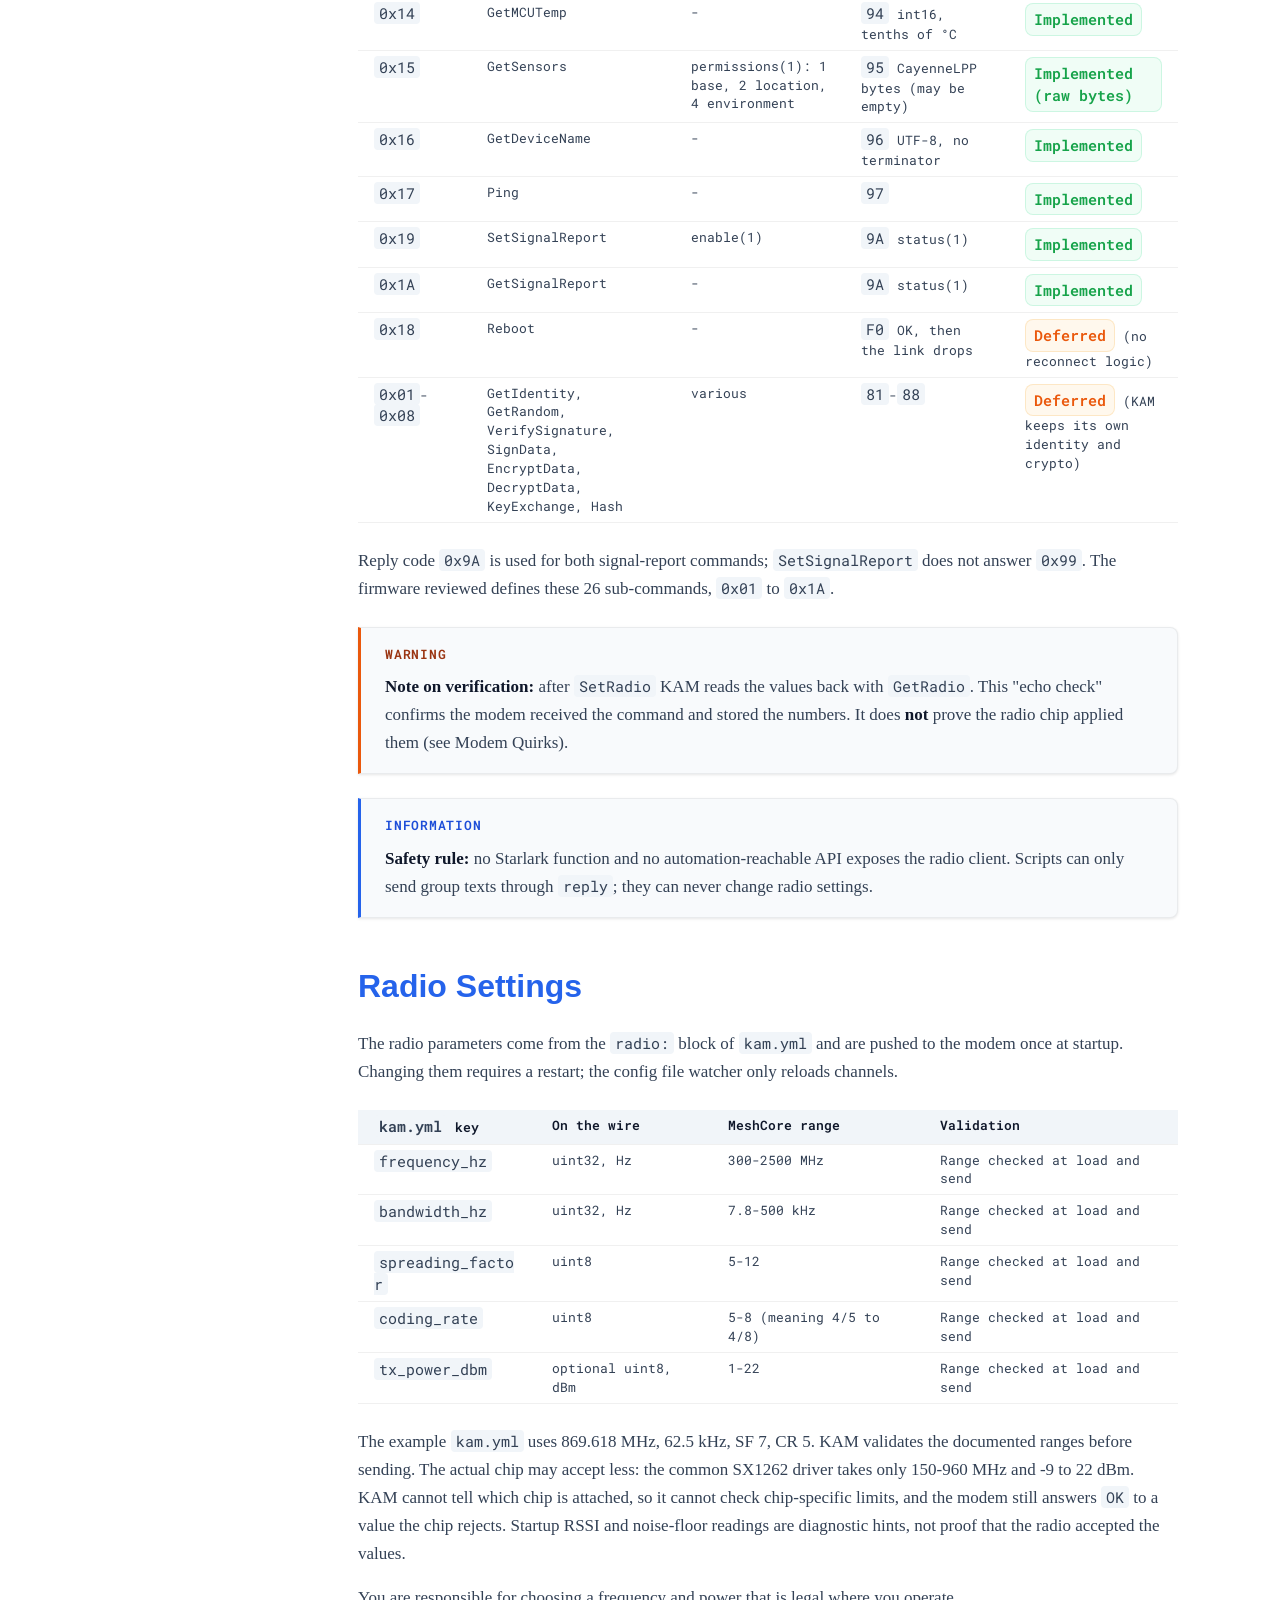
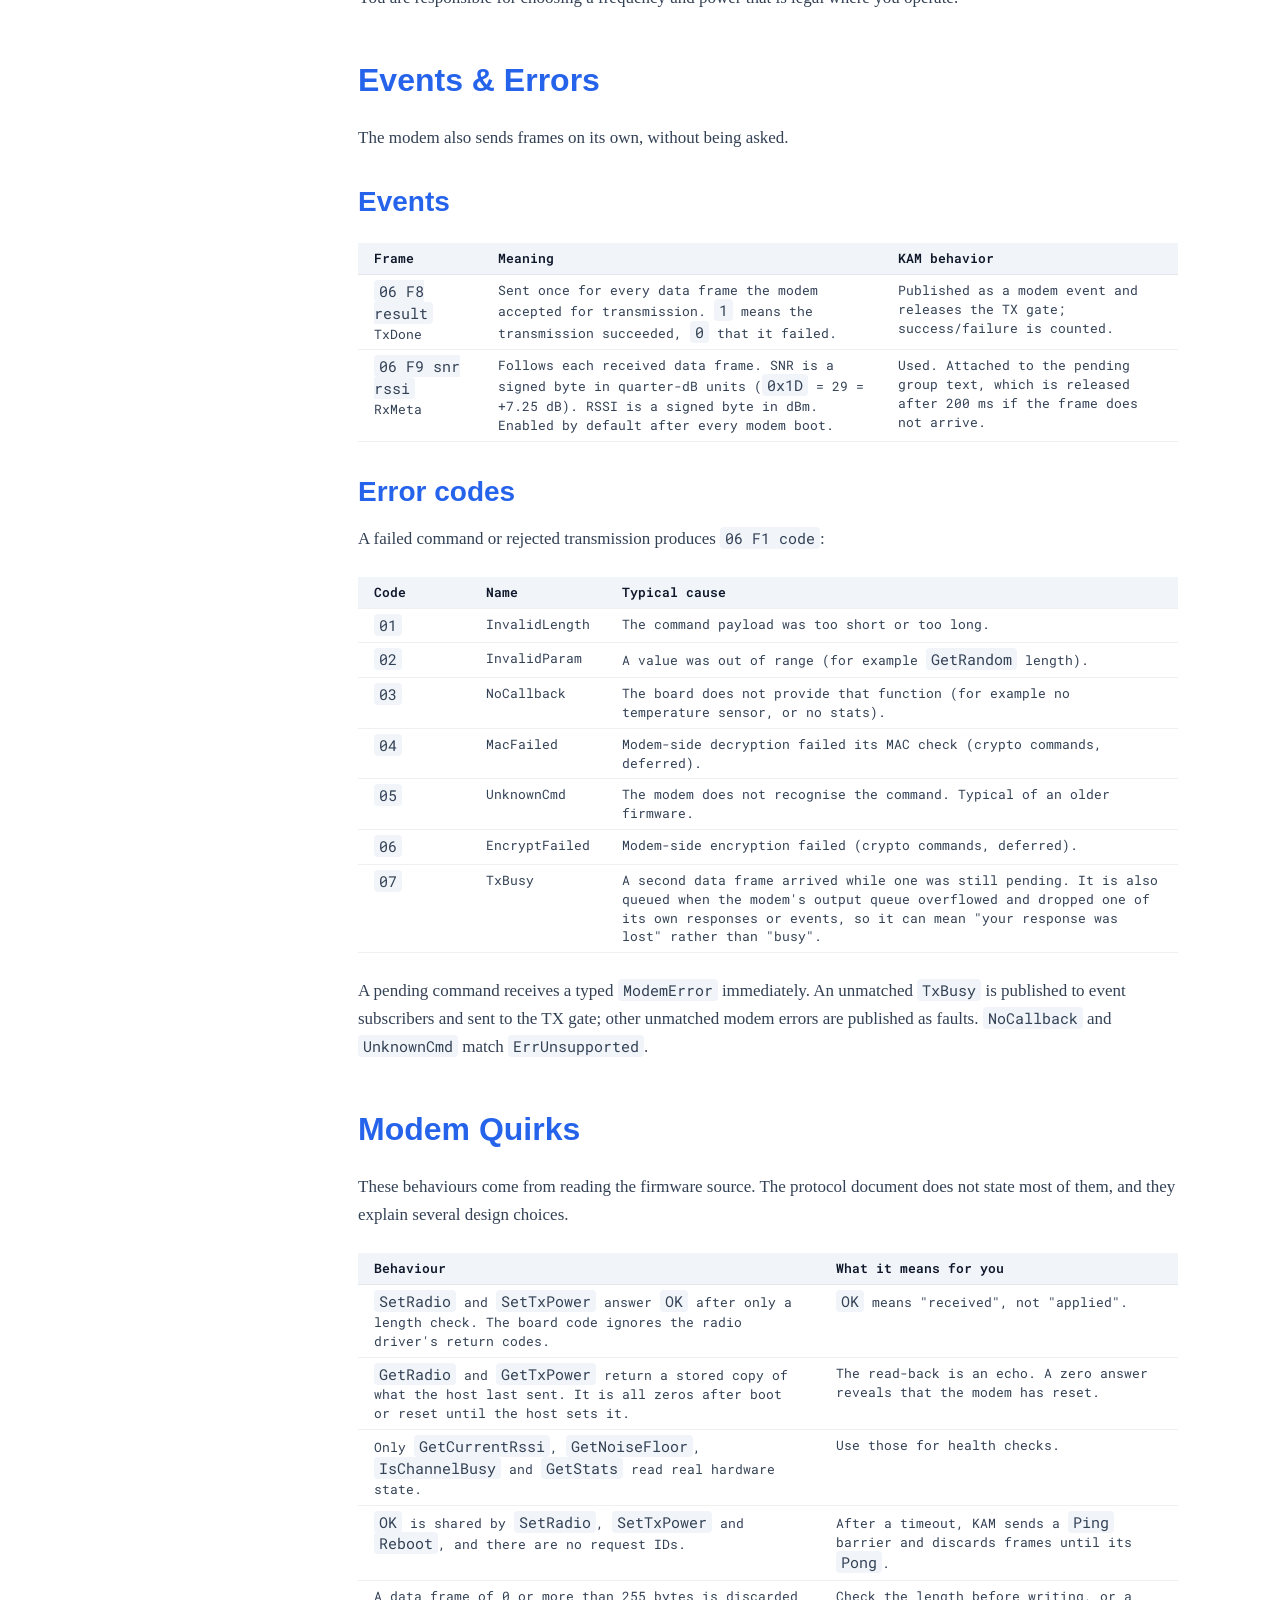
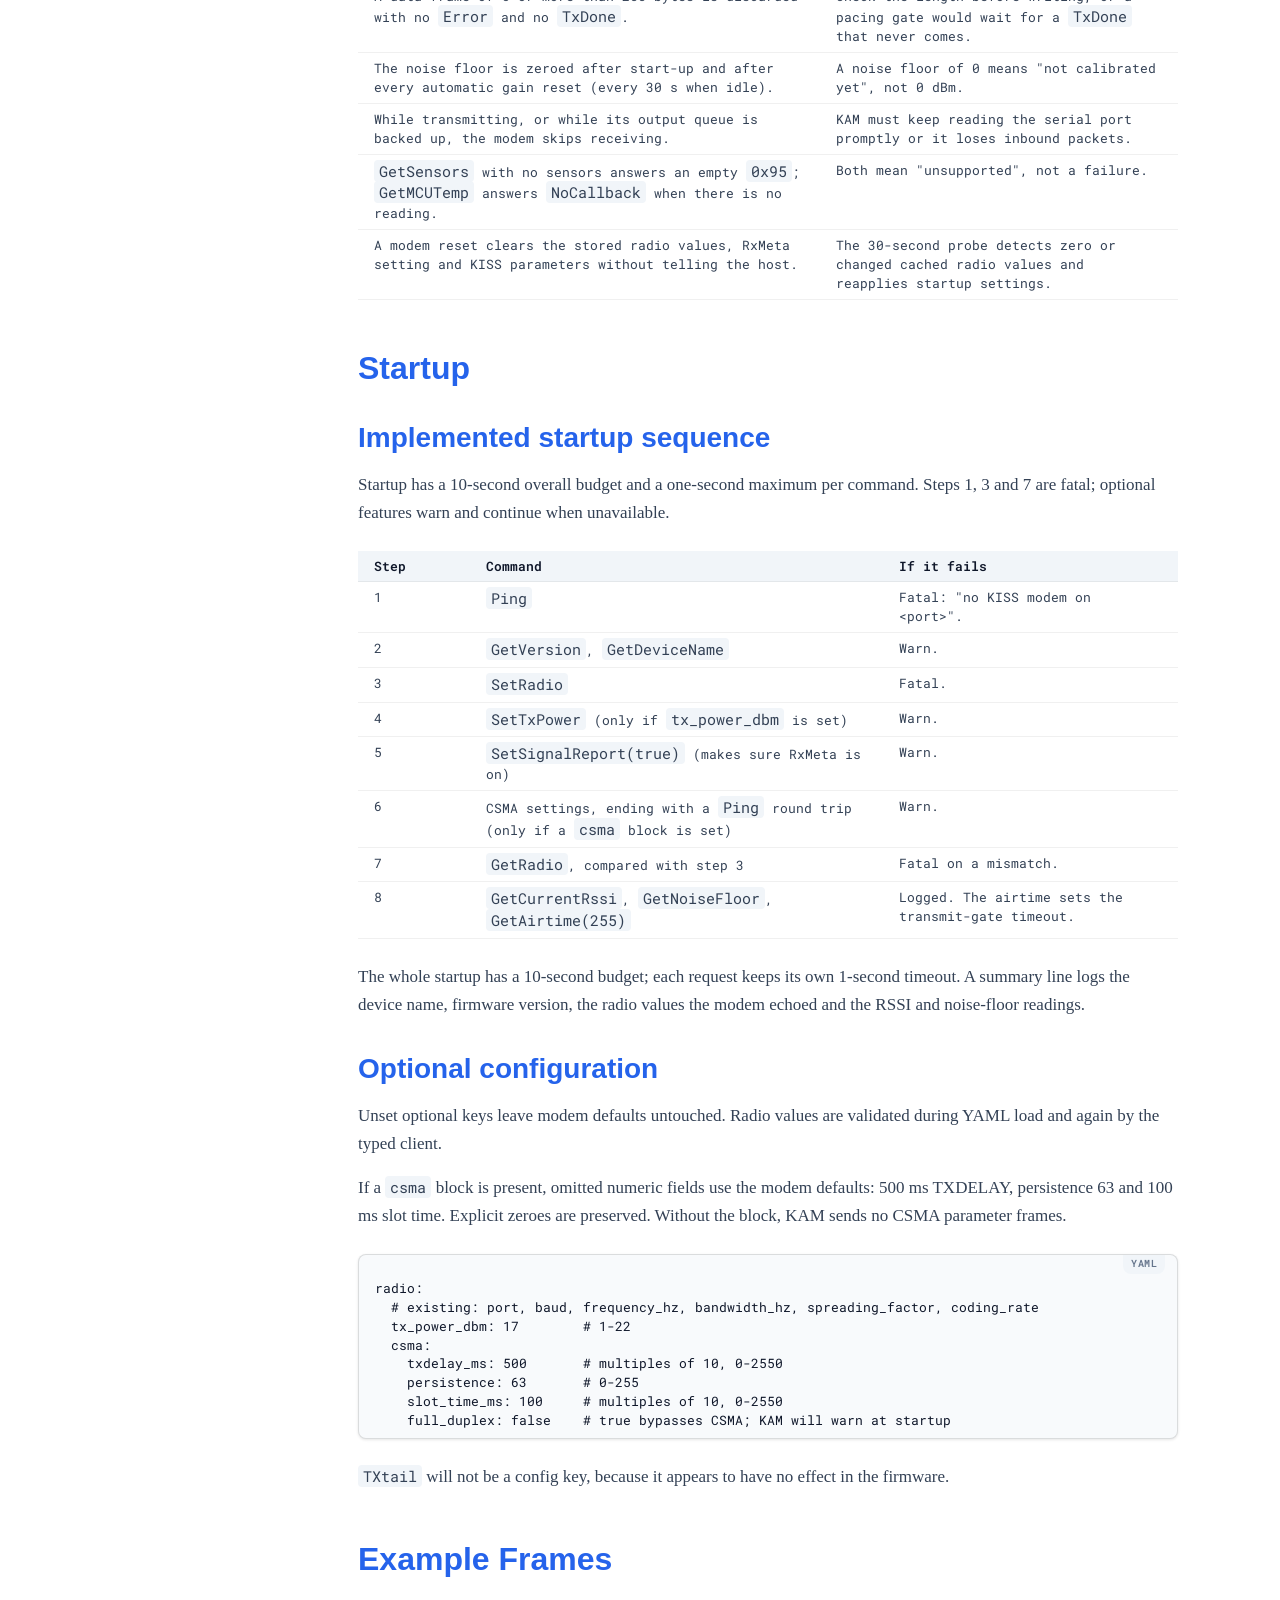
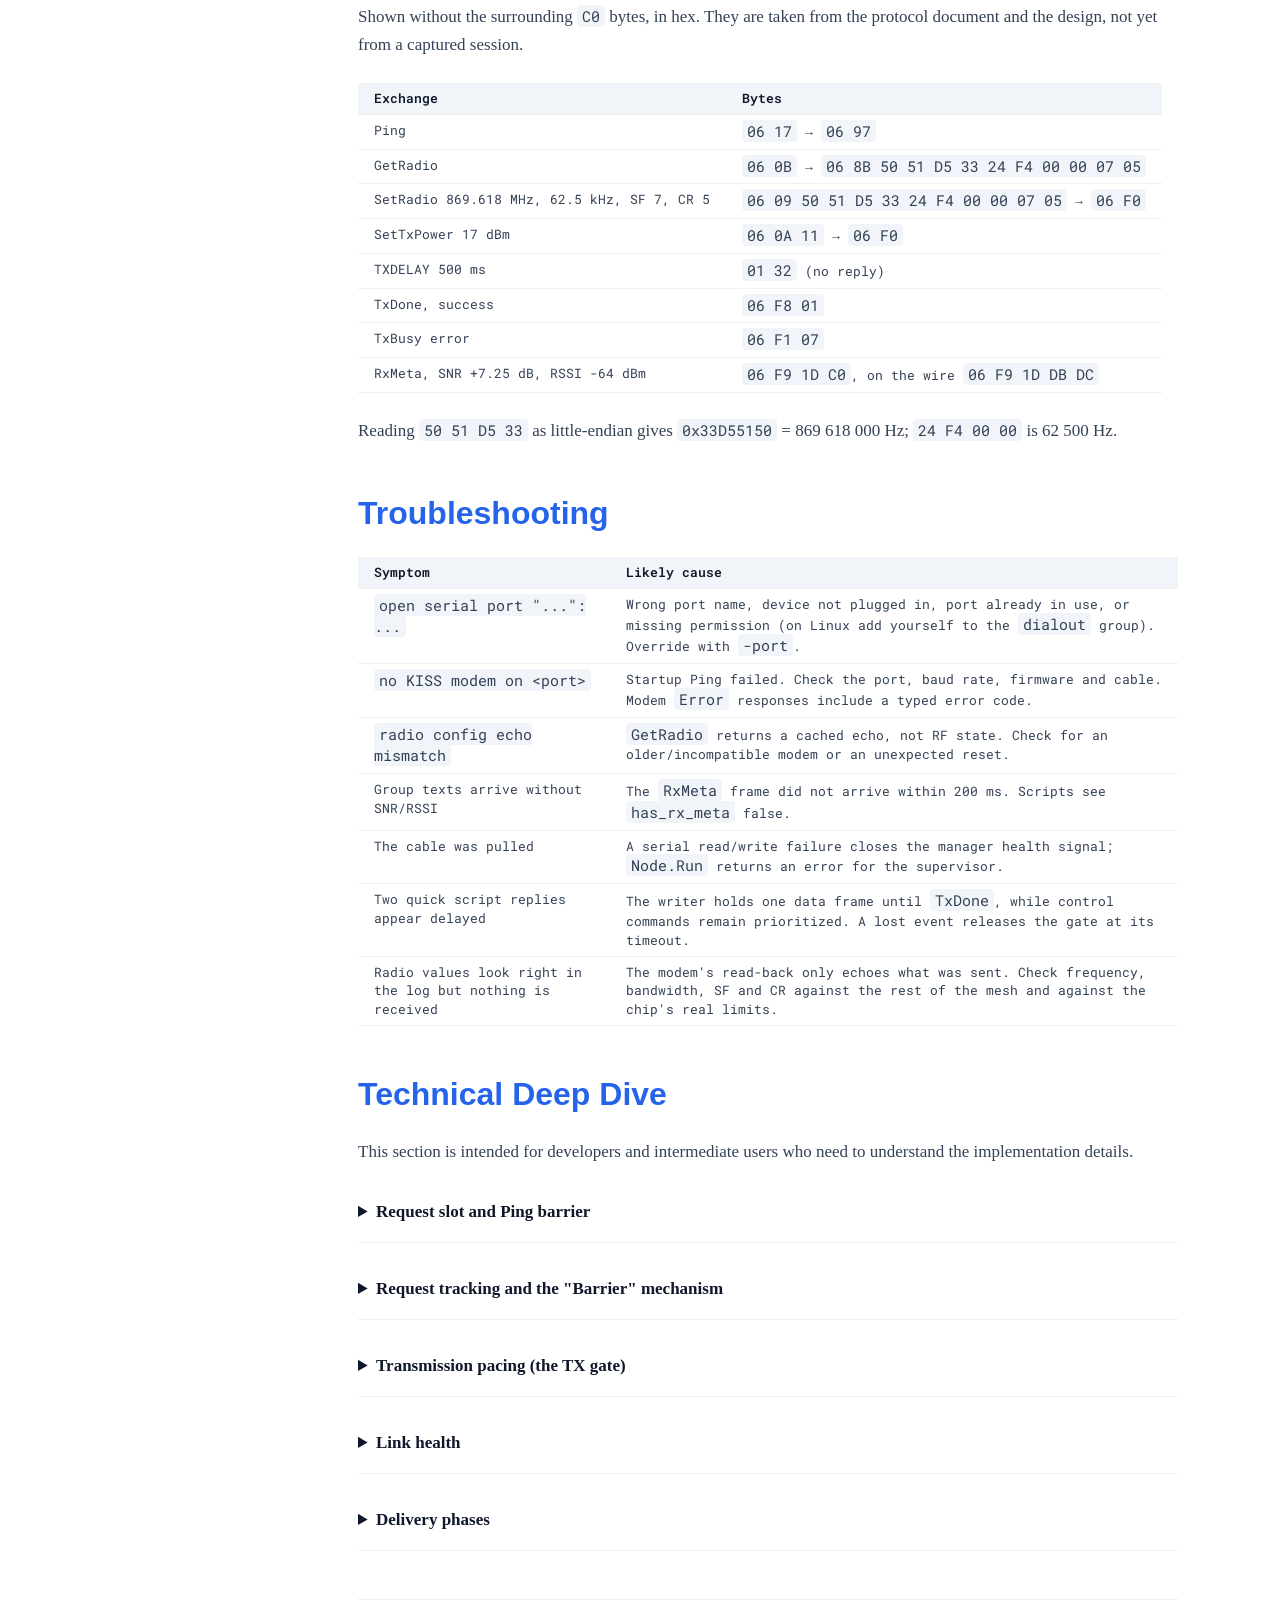
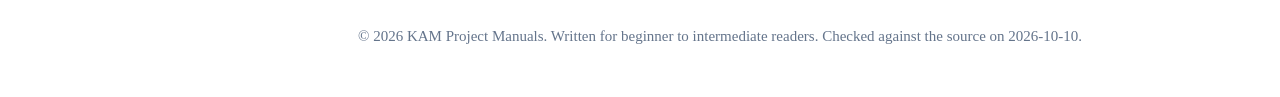
<file: docs/manuals/FeatureKissModem.html>
<!DOCTYPE html>
<html lang="en" class="scroll-smooth">
<head>
    <meta charset="UTF-8">
    <meta name="viewport" content="width=device-width, initial-scale=1.0">
    <title>KISS Modem Manual</title>
    <link href="manuals.css" rel="stylesheet">
    <script>try{var t=localStorage.getItem("kam-theme");if(t?t==="dark":matchMedia("(prefers-color-scheme: dark)").matches)document.documentElement.dataset.theme="dark"}catch(e){}</script>
    <script src="manuals.js" defer></script>
</head>
<body>
    <a class="skip-link" href="#main-content">Skip to content</a>
    <!-- Sidebar -->
    <aside>
        <div class="manual-brand"><strong>KAM</strong><span>Documentation</span><button class="theme-toggle" type="button" aria-label="Switch to dark mode"><svg class="icon-moon" viewBox="0 0 24 24" aria-hidden="true" focusable="false"><path d="M12 3a6 6 0 0 0 9 9 9 9 0 1 1-9-9Z"/></svg><svg class="icon-sun" viewBox="0 0 24 24" aria-hidden="true" focusable="false"><circle cx="12" cy="12" r="4"/><path d="M12 2v2M12 20v2M4.93 4.93l1.41 1.41M17.66 17.66l1.41 1.41M2 12h2M20 12h2M6.34 17.66l-1.41 1.41M19.07 4.93l-1.41 1.41"/></svg></button>
</div>
        <details class="manual-navigation" open>
        <summary>Contents</summary>
        <details class="navigation-section" open>
        <summary>On this page</summary>
        <nav class="space-y-3" aria-label="On this page">
            <a href="#overview" class="block text-sm text-slate-600 hover:text-blue-600 transition">Overview</a>
            <a href="#status" class="block text-sm text-slate-600 hover:text-blue-600 transition">Implementation Status</a>
            <a href="#how-it-works" class="block text-sm text-slate-600 hover:text-blue-600 transition">How it Works</a>
            <a href="#protocol" class="block text-sm text-slate-600 hover:text-blue-600 transition">Protocol Reference</a>
            <a href="#commands" class="block text-sm text-slate-600 hover:text-blue-600 transition">Commands</a>
            <a href="#radio" class="block text-sm text-slate-600 hover:text-blue-600 transition">Radio Settings</a>
            <a href="#events" class="block text-sm text-slate-600 hover:text-blue-600 transition">Events &amp; Errors</a>
            <a href="#quirks" class="block text-sm text-slate-600 hover:text-blue-600 transition">Modem Quirks</a>
            <a href="#startup" class="block text-sm text-slate-600 hover:text-blue-600 transition">Startup</a>
            <a href="#examples" class="block text-sm text-slate-600 hover:text-blue-600 transition">Example Frames</a>
            <a href="#troubleshooting" class="block text-sm text-slate-600 hover:text-blue-600 transition">Troubleshooting</a>
            <a href="#technical" class="block text-sm text-slate-600 hover:text-blue-600 transition">Technical Deep Dive</a>
        </nav>
        </details>
        <details class="navigation-section" open>
        <summary>Manuals</summary>
        <nav class="space-y-3" aria-label="Manuals">
            <a href="KAM.html">KAM Guide</a>
            <a href="Architecture.html">Architecture</a>
            <a href="FeatureKissModem.html" aria-current="page">KISS Modem</a>
            <a href="FeatureStarlark.html" class="block text-sm text-slate-600 hover:text-blue-600 transition">Starlark Automations</a>
            <a href="FeatureRoomServer.html" class="block text-sm text-slate-600 hover:text-blue-600 transition">Room Server</a>
            <a href="FeatureMonitorApi.html">Backend API</a>
        </nav>
        </details>
        </details>
    </aside>

    <!-- Main Content -->
    <main id="main-content" tabindex="-1">
        <header>
            <span>Feature Manual</span>
            <h1>KISS Modem Command Layer</h1>
            <p>An explanation of how KAM communicates with the MeshCore KISS radio modem.</p>
            <p class="mt-4"><span class="badge badge-green">Implemented</span> <span class="text-sm text-slate-500 ml-2">Code is complete; radio responses, TX timing and the reboot-reset and unplug drills were verified on a Heltec V3 in October and November 2026.</span></p>
        </header>

        <article class="prose prose-slate max-w-none">

            <!-- Overview -->
            <section id="overview">
                <h2>Overview</h2>
                <p>KAM does not talk to a radio chip. It talks to a <strong>MeshCore KISS modem</strong>: a small board running MeshCore's <code>kiss_modem</code> firmware that does the LoRa work and exposes a serial port. The <strong>KISS (Keep It Simple, Stupid)</strong> protocol carries two kinds of traffic over that port: radio packets, and a set of control commands (called <code>SetHardware</code>) for configuring and querying the modem.</p>

                <div class="info-box info-box-blue">
                    <strong>Goal of the command layer:</strong> a safe, typed, validated Go API, so that callers never build raw frames, a bad radio setting is caught before it is sent, and the modem is not overwhelmed with simultaneous transmissions.
                </div>

                <div class="info-box info-box-amber">
                    <strong>Scope.</strong> The typed Tier 1 commands, request tracking, modem error handling, TX pacing, startup checks, optional radio settings and link-health probe are implemented. Crypto/identity commands and modem reboot remain deferred. Hardware limits, timing and the fail-stop behaviour were confirmed on a Heltec V3; one check on older firmware is still open.
                </div>
            </section>

            <!-- Status -->
            <section id="status">
                <h2>Implementation Status</h2>
                <table>
                    <thead><tr><th>Area</th><th>Status</th><th>Notes</th></tr></thead>
                    <tbody>
                        <tr><td>KISS framing and serial reader/writer</td><td><span class="badge badge-green">Implemented</span></td><td>115200 baud by default (configurable); frames are escaped and split on <code>C0</code>.</td></tr>
                        <tr><td>Receiving radio packets and <code>RxMeta</code></td><td><span class="badge badge-green">Implemented</span></td><td>Adverts/group texts are parsed; SNR/RSSI is attached when received, with a 200 ms fallback.</td></tr>
                        <tr><td>Tier 1 commands and validation</td><td><span class="badge badge-green">Implemented</span></td><td>Radio, power, signal report, standard KISS parameters and diagnostics use typed methods.</td></tr>
                        <tr><td>Request safety and modem errors</td><td><span class="badge badge-green">Implemented</span></td><td>One in-flight request; typed errors; a Ping barrier discards stale responses after timeout.</td></tr>
                        <tr><td><code>TxDone</code>/<code>TxBusy</code> and TX pacing</td><td><span class="badge badge-green">Implemented</span></td><td>Control traffic has priority; data is gated to one pending frame with one retry and a timeout.</td></tr>
                        <tr><td>Startup checks and optional radio settings</td><td><span class="badge badge-green">Implemented</span></td><td>Ping, radio echo comparison, optional power/CSMA, signal reporting and diagnostics.</td></tr>
                        <tr><td>Link-loss and reset detection</td><td><span class="badge badge-green">Implemented</span></td><td>Serial failures stop <code>Node.Run</code> with an error; a 30-second probe reapplies settings after reset.</td></tr>
                        <tr><td>Hardware smoke tests</td><td><span class="badge badge-green">Verified</span></td><td>Radio response captures, TX timing, reboot-reset and unplugged-radio drills ran on a Heltec V3 (2026-10-18 and 2026-11-18); a check on older firmware remains.</td></tr>
                    </tbody>
                </table>
            </section>

            <!-- How it Works -->
            <section id="how-it-works">
                <h2>How it Works</h2>
                <p>KAM uses a few small cooperating pieces, each with one job:</p>
                <ul>
                    <li><strong>Reader:</strong> reads bytes from the serial port, undoes the KISS escaping and hands complete frames to the router.</li>
                    <li><strong>Router:</strong> parses radio packets and classifies modem responses, errors and unsolicited events.</li>
                    <li><strong>Writer:</strong> prioritizes control frames and sends at most one data frame until <code>TxDone</code>, retry outcome or gate timeout.</li>
                    <li><strong>Manager:</strong> owns the serial port, request slot, queues, event subscriptions and link-health signal.</li>
                    <li><strong>Radio client:</strong> typed Go methods for Tier 1 commands; callers do not construct raw frames.</li>
                    <li><strong>Sender:</strong> builds group-text packets (used by Starlark <code>reply</code>) and queues them for the writer.</li>
                </ul>

                <div class="mermaid arch-diagram" id="kiss-flow">
                    <svg xmlns="http://www.w3.org/2000/svg" viewBox="0 0 960 620" role="img" aria-labelledby="kiss-flow-title kiss-flow-desc">
                        <title id="kiss-flow-title">How bytes flow through the KISS modem pieces</title>
                        <desc id="kiss-flow-desc">The modem is drawn twice so each direction reads left to right. Bytes enter through the reader, which hands KISS frames to the router. The router gives radio packets and RxMeta to the parsers and consumers, and responses and errors to the request slot that the radio client waits on. The radio client queues control frames in a prioritized control queue; the sender queues data frames on the TX gate. The writer takes from both queues, always sending control frames first and one data frame at a time, and writes framed bytes back to the modem.</desc>
                        <defs>
                            <marker id="arch-arrow" viewBox="0 0 10 10" refX="9" refY="5" markerWidth="7" markerHeight="7" orient="auto-start-reverse"><path d="M0 0L10 5L0 10z"/></marker>
                        </defs>

<!-- Bands -->
                        <rect class="band" x="16" y="76" width="928" height="128" rx="8"/>
                        <rect class="band" x="16" y="220" width="928" height="128" rx="8"/>
                        <rect class="band" x="16" y="364" width="928" height="128" rx="8"/>
                        <text class="layer-name" x="24" y="100">Receiving</text><text class="note" x="24" y="116">serial bytes in</text>
                        <text class="layer-name" x="24" y="244">Commands</text><text class="note" x="24" y="260">one at a time</text>
                        <text class="layer-name" x="24" y="388">Sending</text><text class="note" x="24" y="404">outgoing</text>

<!-- Modem above -->
                        <g><rect class="box box-outside" x="104" y="10" width="200" height="56" rx="8"/><text class="name mid" x="204" y="28">KISS modem</text><text class="note mid" x="204" y="45">radio chip on USB serial</text></g>

<!-- Receiving row -->
                        <g><rect class="box" x="104" y="102" width="160" height="76" rx="8"/><text class="name mid" x="184" y="122">Reader</text><text class="note mid" x="184" y="139">undo KISS escaping,</text><text class="note mid" x="184" y="153">hand whole frames on</text><text class="path mid" x="184" y="169">kiss_reader.go</text></g>
                        <g><rect class="box" x="400" y="102" width="160" height="76" rx="8"/><text class="name mid" x="480" y="122">Router</text><text class="note mid" x="480" y="139">parse, classify,</text><text class="note mid" x="480" y="153">drop duplicates</text><text class="path mid" x="480" y="169">kiss_router.go</text></g>
                        <g><rect class="box" x="676" y="102" width="200" height="76" rx="8"/><text class="name mid" x="776" y="122">Parsers and consumers</text><text class="note mid" x="776" y="139">adverts, group texts,</text><text class="note mid" x="776" y="153">events, database</text></g>

<!-- Commands row -->
                        <g><rect class="box" x="104" y="246" width="160" height="76" rx="8"/><text class="name mid" x="184" y="266">Request slot</text><text class="note mid" x="184" y="283">one request at a time,</text><text class="note mid" x="184" y="297">Ping barrier after</text><text class="note mid" x="184" y="311">a timeout</text></g>
                        <g><rect class="box" x="400" y="246" width="160" height="76" rx="8"/><text class="name mid" x="480" y="266">Radio client</text><text class="note mid" x="480" y="283">typed Go methods for</text><text class="note mid" x="480" y="297">Tier 1 commands</text><text class="path mid" x="480" y="313">cmd_radio.go</text></g>
                        <g><rect class="box" x="676" y="246" width="200" height="76" rx="8"/><text class="name mid" x="776" y="266">Control queue</text><text class="note mid" x="776" y="283">priority: control frames</text><text class="note mid" x="776" y="297">always go first</text></g>

<!-- Sending row -->
                        <g><rect class="box" x="104" y="390" width="160" height="76" rx="8"/><text class="name mid" x="184" y="410">Sender</text><text class="note mid" x="184" y="427">builds group texts for</text><text class="note mid" x="184" y="441">Starlark reply</text><text class="path mid" x="184" y="457">kiss/send</text></g>
                        <g><rect class="box" x="400" y="390" width="160" height="76" rx="8"/><text class="name mid" x="480" y="410">TX gate</text><text class="note mid" x="480" y="427">one data frame in</text><text class="note mid" x="480" y="441">flight until TxDone</text></g>
                        <g><rect class="box" x="676" y="390" width="200" height="76" rx="8"/><text class="name mid" x="776" y="410">Writer</text><text class="note mid" x="776" y="427">control first, then one</text><text class="note mid" x="776" y="441">data frame at a time</text><text class="path mid" x="776" y="457">kiss_writer.go</text></g>

<!-- Modem below -->
                        <g><rect class="box box-outside" x="676" y="524" width="200" height="56" rx="8"/><text class="name mid" x="776" y="542">KISS modem</text><text class="note mid" x="776" y="559">framed bytes out</text></g>

<!-- Arrows -->
                        <path class="link" d="M204 66V102"/>
                        <text class="caption" x="212" y="86">serial bytes</text>
                        <path class="link" d="M264 140H400"/><text class="note" x="282" y="132">frames</text>
                        <path class="link" d="M560 140H676"/><text class="note mid" x="618" y="130">packets, RxMeta</text>
                        <path class="link" d="M480 178V214H184V246"/><text class="note" x="488" y="198">responses and errors</text>
                        <path class="link" d="M264 284H400"/>
                        <path class="link" d="M560 284H676"/><text class="note" x="585" y="276">control</text>
                        <path class="link" d="M264 428H400"/><text class="note" x="282" y="420">data</text>
                        <path class="link" d="M560 428H676"/>
                        <path class="link" d="M776 322V390"/>
                        <path class="link" d="M776 466V524"/>
                        <text class="caption" x="784" y="500">framed bytes</text>
                    </svg>
                </div>
                <p class="text-sm">Figure 1. The pieces between the serial port and the radio. The modem is drawn twice so each direction reads left to right; the writer drains the control queue as well as the TX gate.</p>

                <p>The modem has no request IDs. Several commands share <code>OK</code> (<code>0xF0</code>), so KAM allows one request at a time. If a request times out, the next one must pass a <code>Ping</code> barrier before it is sent.</p>
            </section>

            <!-- Protocol -->
            <section id="protocol">
                <h2>Protocol Reference</h2>
                <p>The serial link is 115200 baud, 8 data bits, no parity, 1 stop bit, no flow control. All multi-byte numbers are <strong>little-endian</strong>.</p>

                <h3>Framing</h3>
                <p>Every message is wrapped in a frame end byte: <code>FEND (C0) | type | data | FEND</code>. If <code>C0</code> or the escape byte appears inside the data, it is replaced with a two-byte escape sequence so it cannot be mistaken for a frame boundary:</p>
                <table>
                    <thead><tr><th>Byte</th><th>Name</th><th>In data it becomes</th></tr></thead>
                    <tbody>
                        <tr><td><code>C0</code></td><td>FEND</td><td><code>DB DC</code></td></tr>
                        <tr><td><code>DB</code></td><td>FESC</td><td><code>DB DD</code></td></tr>
                    </tbody>
                </table>
                <p>The <code>type</code> byte is <code>port&lt;&lt;4 | command</code>. Only port 0 is used, and frames for other ports are ignored. The largest unescaped frame is 512 bytes. A signed value can happen to equal <code>C0</code>: an RSSI of -64 dBm is the byte <code>C0</code> and travels as <code>DB DC</code>.</p>

                <h3>Standard KISS Commands (host to modem)</h3>
                <p>These are the classic KISS parameters. <strong>None gets a reply</strong>, and the modem ignores a frame whose data is empty. KAM applies TXDELAY, persistence, slot time and full-duplex settings when a <code>csma</code> block is configured; <code>TXtail</code> is available through the client but is not configurable because the reviewed firmware does not use it.</p>
                <table>
                    <thead>
                        <tr><th>Type</th><th>Name</th><th>Data</th><th>Default</th><th>Description</th></tr>
                    </thead>
                    <tbody>
                        <tr><td><code>0x00</code></td><td>Data</td><td>raw packet, 1-255 bytes</td><td>-</td><td>The radio packet to transmit. The modem holds one pending transmission at a time.</td></tr>
                        <tr><td><code>0x01</code></td><td>TXDELAY</td><td>1 byte, 10 ms units</td><td>50 (500 ms)</td><td>Wait after the channel is clear before starting to transmit.</td></tr>
                        <tr><td><code>0x02</code></td><td>Persistence</td><td>1 byte, 0-255</td><td>63</td><td>CSMA: transmit when a random number 0-255 is at most this value.</td></tr>
                        <tr><td><code>0x03</code></td><td>SlotTime</td><td>1 byte, 10 ms units</td><td>10 (100 ms)</td><td>Wait before the next CSMA attempt.</td></tr>
                        <tr><td><code>0x04</code></td><td>TXtail</td><td>1 byte, 10 ms units</td><td>0</td><td>Stored by the modem but not used by its transmit logic in the firmware reviewed.</td></tr>
                        <tr><td><code>0x05</code></td><td>FullDuplex</td><td>1 byte</td><td>0</td><td>Non-zero skips CSMA and transmits after TXDELAY. Harmful on a half-duplex LoRa radio.</td></tr>
                        <tr><td><code>0xFF</code></td><td>Return</td><td>-</td><td>-</td><td>Ignored.</td></tr>
                    </tbody>
                </table>
                <p>In the other direction, a frame of type <code>0x00</code> from the modem carries a received radio packet. It has no signal metadata; that arrives separately as <code>RxMeta</code>.</p>
            </section>

            <!-- Commands -->
            <section id="commands">
                <h2>Commands</h2>
                <p>Control commands use type <code>0x06</code> (<code>SetHardware</code>) followed by a sub-command byte: <code>FEND | 06 | sub | data | FEND</code>. A reply is <code>06 | (sub | 0x80) | data</code>, so <code>GetRadio</code> (<code>0x0B</code>) is answered with <code>0x8B</code>. Commands that just succeed answer the generic <code>OK</code> (<code>0xF0</code>). A failure answers <code>Error</code> (<code>0xF1</code>) with a code. An unknown sub-command answers <code>Error/UnknownCmd</code>, which is how a newer KAM can discover an older firmware: the firmware's single version number cannot be used to detect features.</p>

                <p>The modem offers 26 sub-commands. KAM implements the Tier 1 radio, power, signal-report and diagnostic commands; crypto/identity functions and <code>Reboot</code> remain deferred.</p>

                <table>
                    <thead>
                        <tr><th>Sub</th><th>Name</th><th>Request data</th><th>Response</th><th>KAM</th></tr>
                    </thead>
                    <tbody>
                        <tr><td><code>0x09</code></td><td>SetRadio</td><td>frequency(4) Hz, bandwidth(4) Hz, SF(1), CR(1)</td><td><code>F0</code> OK</td><td><span class="badge badge-green">Implemented</span></td></tr>
                        <tr><td><code>0x0B</code></td><td>GetRadio</td><td>-</td><td><code>8B</code> frequency, bandwidth, SF, CR</td><td><span class="badge badge-green">Implemented</span></td></tr>
                        <tr><td><code>0x0A</code></td><td>SetTxPower</td><td>dBm(1)</td><td><code>F0</code> OK</td><td><span class="badge badge-green">Implemented</span></td></tr>
                        <tr><td><code>0x0C</code></td><td>GetTxPower</td><td>-</td><td><code>8C</code> dBm(1)</td><td><span class="badge badge-green">Implemented</span></td></tr>
                        <tr><td><code>0x0D</code></td><td>GetCurrentRssi</td><td>-</td><td><code>8D</code> int8 dBm</td><td><span class="badge badge-green">Implemented</span></td></tr>
                        <tr><td><code>0x0E</code></td><td>IsChannelBusy</td><td>-</td><td><code>8E</code> 0 clear / 1 busy</td><td><span class="badge badge-green">Implemented</span></td></tr>
                        <tr><td><code>0x0F</code></td><td>GetAirtime</td><td>packet length(1)</td><td><code>8F</code> milliseconds(4)</td><td><span class="badge badge-green">Implemented</span></td></tr>
                        <tr><td><code>0x10</code></td><td>GetNoiseFloor</td><td>-</td><td><code>90</code> int16 dBm</td><td><span class="badge badge-green">Implemented</span></td></tr>
                        <tr><td><code>0x11</code></td><td>GetVersion</td><td>-</td><td><code>91</code> version(1), reserved(1)</td><td><span class="badge badge-green">Implemented</span></td></tr>
                        <tr><td><code>0x12</code></td><td>GetStats</td><td>-</td><td><code>92</code> rx(4), tx(4), errors(4)</td><td><span class="badge badge-green">Implemented</span></td></tr>
                        <tr><td><code>0x13</code></td><td>GetBattery</td><td>-</td><td><code>93</code> millivolts(2)</td><td><span class="badge badge-green">Implemented</span></td></tr>
                        <tr><td><code>0x14</code></td><td>GetMCUTemp</td><td>-</td><td><code>94</code> int16, tenths of &deg;C</td><td><span class="badge badge-green">Implemented</span></td></tr>
                        <tr><td><code>0x15</code></td><td>GetSensors</td><td>permissions(1): 1 base, 2 location, 4 environment</td><td><code>95</code> CayenneLPP bytes (may be empty)</td><td><span class="badge badge-green">Implemented (raw bytes)</span></td></tr>
                        <tr><td><code>0x16</code></td><td>GetDeviceName</td><td>-</td><td><code>96</code> UTF-8, no terminator</td><td><span class="badge badge-green">Implemented</span></td></tr>
                        <tr><td><code>0x17</code></td><td>Ping</td><td>-</td><td><code>97</code></td><td><span class="badge badge-green">Implemented</span></td></tr>
                        <tr><td><code>0x19</code></td><td>SetSignalReport</td><td>enable(1)</td><td><code>9A</code> status(1)</td><td><span class="badge badge-green">Implemented</span></td></tr>
                        <tr><td><code>0x1A</code></td><td>GetSignalReport</td><td>-</td><td><code>9A</code> status(1)</td><td><span class="badge badge-green">Implemented</span></td></tr>
                        <tr><td><code>0x18</code></td><td>Reboot</td><td>-</td><td><code>F0</code> OK, then the link drops</td><td><span class="badge badge-amber">Deferred</span> (no reconnect logic)</td></tr>
                        <tr><td><code>0x01</code>-<code>0x08</code></td><td>GetIdentity, GetRandom, VerifySignature, SignData, EncryptData, DecryptData, KeyExchange, Hash</td><td>various</td><td><code>81</code>-<code>88</code></td><td><span class="badge badge-amber">Deferred</span> (KAM keeps its own identity and crypto)</td></tr>
                    </tbody>
                </table>
                <p>Reply code <code>0x9A</code> is used for both signal-report commands; <code>SetSignalReport</code> does not answer <code>0x99</code>. The firmware reviewed defines these 26 sub-commands, <code>0x01</code> to <code>0x1A</code>.</p>

                <div class="info-box info-box-amber">
                    <strong>Note on verification:</strong> after <code>SetRadio</code> KAM reads the values back with <code>GetRadio</code>. This "echo check" confirms the modem received the command and stored the numbers. It does <strong>not</strong> prove the radio chip applied them (see Modem Quirks).
                </div>

                <div class="info-box info-box-blue">
                    <strong>Safety rule:</strong> no Starlark function and no automation-reachable API exposes the radio client. Scripts can only send group texts through <code>reply</code>; they can never change radio settings.
                </div>
            </section>

            <!-- Radio settings -->
            <section id="radio">
                <h2>Radio Settings</h2>
                <p>The radio parameters come from the <code>radio:</code> block of <code>kam.yml</code> and are pushed to the modem once at startup. Changing them requires a restart; the config file watcher only reloads channels.</p>
                <table>
                    <thead>
                        <tr><th><code>kam.yml</code> key</th><th>On the wire</th><th>MeshCore range</th><th>Validation</th></tr>
                    </thead>
                    <tbody>
                        <tr><td><code>frequency_hz</code></td><td>uint32, Hz</td><td>300-2500 MHz</td><td>Range checked at load and send</td></tr>
                        <tr><td><code>bandwidth_hz</code></td><td>uint32, Hz</td><td>7.8-500 kHz</td><td>Range checked at load and send</td></tr>
                        <tr><td><code>spreading_factor</code></td><td>uint8</td><td>5-12</td><td>Range checked at load and send</td></tr>
                        <tr><td><code>coding_rate</code></td><td>uint8</td><td>5-8 (meaning 4/5 to 4/8)</td><td>Range checked at load and send</td></tr>
                        <tr><td><code>tx_power_dbm</code></td><td>optional uint8, dBm</td><td>1-22</td><td>Range checked at load and send</td></tr>
                    </tbody>
                </table>
                <p>The example <code>kam.yml</code> uses 869.618 MHz, 62.5 kHz, SF 7, CR 5. KAM validates the documented ranges before sending. The actual chip may accept less: the common SX1262 driver takes only 150-960 MHz and -9 to 22 dBm. KAM cannot tell which chip is attached, so it cannot check chip-specific limits, and the modem still answers <code>OK</code> to a value the chip rejects. Startup RSSI and noise-floor readings are diagnostic hints, not proof that the radio accepted the values.</p>
                <p>You are responsible for choosing a frequency and power that is legal where you operate.</p>
            </section>

            <!-- Events -->
            <section id="events">
                <h2>Events &amp; Errors</h2>
                <p>The modem also sends frames on its own, without being asked.</p>

                <h3>Events</h3>
                <table>
                    <thead><tr><th>Frame</th><th>Meaning</th><th>KAM behavior</th></tr></thead>
                    <tbody>
                        <tr>
                            <td><code>06 F8 result</code><br>TxDone</td>
                            <td>Sent once for every data frame the modem accepted for transmission. <code>1</code> means the transmission succeeded, <code>0</code> that it failed.</td>
                            <td>Published as a modem event and releases the TX gate; success/failure is counted.</td>
                        </tr>
                        <tr>
                            <td><code>06 F9 snr rssi</code><br>RxMeta</td>
                            <td>Follows each received data frame. SNR is a signed byte in quarter-dB units (<code>0x1D</code> = 29 = +7.25 dB). RSSI is a signed byte in dBm. Enabled by default after every modem boot.</td>
                            <td>Used. Attached to the pending group text, which is released after 200 ms if the frame does not arrive.</td>
                        </tr>
                    </tbody>
                </table>

                <h3>Error codes</h3>
                <p>A failed command or rejected transmission produces <code>06 F1 code</code>:</p>
                <table>
                    <thead>
                        <tr><th>Code</th><th>Name</th><th>Typical cause</th></tr>
                    </thead>
                    <tbody>
                        <tr><td><code>01</code></td><td>InvalidLength</td><td>The command payload was too short or too long.</td></tr>
                        <tr><td><code>02</code></td><td>InvalidParam</td><td>A value was out of range (for example <code>GetRandom</code> length).</td></tr>
                        <tr><td><code>03</code></td><td>NoCallback</td><td>The board does not provide that function (for example no temperature sensor, or no stats).</td></tr>
                        <tr><td><code>04</code></td><td>MacFailed</td><td>Modem-side decryption failed its MAC check (crypto commands, deferred).</td></tr>
                        <tr><td><code>05</code></td><td>UnknownCmd</td><td>The modem does not recognise the command. Typical of an older firmware.</td></tr>
                        <tr><td><code>06</code></td><td>EncryptFailed</td><td>Modem-side encryption failed (crypto commands, deferred).</td></tr>
                        <tr><td><code>07</code></td><td>TxBusy</td><td>A second data frame arrived while one was still pending. It is also queued when the modem's output queue overflowed and dropped one of its own responses or events, so it can mean "your response was lost" rather than "busy".</td></tr>
                    </tbody>
                </table>
                <p>A pending command receives a typed <code>ModemError</code> immediately. An unmatched <code>TxBusy</code> is published to event subscribers and sent to the TX gate; other unmatched modem errors are published as faults. <code>NoCallback</code> and <code>UnknownCmd</code> match <code>ErrUnsupported</code>.</p>
            </section>

            <!-- Quirks -->
            <section id="quirks">
                <h2>Modem Quirks</h2>
                <p>These behaviours come from reading the firmware source. The protocol document does not state most of them, and they explain several design choices.</p>
                <table>
                    <thead><tr><th>Behaviour</th><th>What it means for you</th></tr></thead>
                    <tbody>
                        <tr><td><code>SetRadio</code> and <code>SetTxPower</code> answer <code>OK</code> after only a length check. The board code ignores the radio driver's return codes.</td><td><code>OK</code> means "received", not "applied".</td></tr>
                        <tr><td><code>GetRadio</code> and <code>GetTxPower</code> return a stored copy of what the host last sent. It is all zeros after boot or reset until the host sets it.</td><td>The read-back is an echo. A zero answer reveals that the modem has reset.</td></tr>
                        <tr><td>Only <code>GetCurrentRssi</code>, <code>GetNoiseFloor</code>, <code>IsChannelBusy</code> and <code>GetStats</code> read real hardware state.</td><td>Use those for health checks.</td></tr>
                        <tr><td><code>OK</code> is shared by <code>SetRadio</code>, <code>SetTxPower</code> and <code>Reboot</code>, and there are no request IDs.</td><td>After a timeout, KAM sends a <code>Ping</code> barrier and discards frames until its <code>Pong</code>.</td></tr>
                        <tr><td>A data frame of 0 or more than 255 bytes is discarded with no <code>Error</code> and no <code>TxDone</code>.</td><td>Check the length before writing, or a pacing gate would wait for a <code>TxDone</code> that never comes.</td></tr>
                        <tr><td>The noise floor is zeroed after start-up and after every automatic gain reset (every 30 s when idle).</td><td>A noise floor of 0 means "not calibrated yet", not 0 dBm.</td></tr>
                        <tr><td>While transmitting, or while its output queue is backed up, the modem skips receiving.</td><td>KAM must keep reading the serial port promptly or it loses inbound packets.</td></tr>
                        <tr><td><code>GetSensors</code> with no sensors answers an empty <code>0x95</code>; <code>GetMCUTemp</code> answers <code>NoCallback</code> when there is no reading.</td><td>Both mean "unsupported", not a failure.</td></tr>
                        <tr><td>A modem reset clears the stored radio values, RxMeta setting and KISS parameters without telling the host.</td><td>The 30-second probe detects zero or changed cached radio values and reapplies startup settings.</td></tr>
                    </tbody>
                </table>
            </section>

            <!-- Startup -->
            <section id="startup">
                <h2>Startup</h2>
                <h3>Implemented startup sequence</h3>
                <p>Startup has a 10-second overall budget and a one-second maximum per command. Steps 1, 3 and 7 are fatal; optional features warn and continue when unavailable.</p>
                <table>
                    <thead><tr><th>Step</th><th>Command</th><th>If it fails</th></tr></thead>
                    <tbody>
                        <tr><td>1</td><td><code>Ping</code></td><td>Fatal: "no KISS modem on &lt;port&gt;".</td></tr>
                        <tr><td>2</td><td><code>GetVersion</code>, <code>GetDeviceName</code></td><td>Warn.</td></tr>
                        <tr><td>3</td><td><code>SetRadio</code></td><td>Fatal.</td></tr>
                        <tr><td>4</td><td><code>SetTxPower</code> (only if <code>tx_power_dbm</code> is set)</td><td>Warn.</td></tr>
                        <tr><td>5</td><td><code>SetSignalReport(true)</code> (makes sure RxMeta is on)</td><td>Warn.</td></tr>
                        <tr><td>6</td><td>CSMA settings, ending with a <code>Ping</code> round trip (only if a <code>csma</code> block is set)</td><td>Warn.</td></tr>
                        <tr><td>7</td><td><code>GetRadio</code>, compared with step 3</td><td>Fatal on a mismatch.</td></tr>
                        <tr><td>8</td><td><code>GetCurrentRssi</code>, <code>GetNoiseFloor</code>, <code>GetAirtime(255)</code></td><td>Logged. The airtime sets the transmit-gate timeout.</td></tr>
                    </tbody>
                </table>
                <p>The whole startup has a 10-second budget; each request keeps its own 1-second timeout. A summary line logs the device name, firmware version, the radio values the modem echoed and the RSSI and noise-floor readings.</p>

                <h3>Optional configuration</h3>
                <p>Unset optional keys leave modem defaults untouched. Radio values are validated during YAML load and again by the typed client.</p>
                <p>If a <code>csma</code> block is present, omitted numeric fields use the modem defaults: 500 ms TXDELAY, persistence 63 and 100 ms slot time. Explicit zeroes are preserved. Without the block, KAM sends no CSMA parameter frames.</p>
                <pre><code class="language-yaml">radio:
  # existing: port, baud, frequency_hz, bandwidth_hz, spreading_factor, coding_rate
  tx_power_dbm: 17        # 1-22
  csma:
    txdelay_ms: 500       # multiples of 10, 0-2550
    persistence: 63       # 0-255
    slot_time_ms: 100     # multiples of 10, 0-2550
    full_duplex: false    # true bypasses CSMA; KAM will warn at startup</code></pre>
                <p><code>TXtail</code> will not be a config key, because it appears to have no effect in the firmware.</p>
            </section>

            <!-- Examples -->
            <section id="examples">
                <h2>Example Frames</h2>
                <p>Shown without the surrounding <code>C0</code> bytes, in hex. They are taken from the protocol document and the design, not yet from a captured session.</p>
                <table>
                    <thead><tr><th>Exchange</th><th>Bytes</th></tr></thead>
                    <tbody>
                        <tr><td>Ping</td><td><code>06 17</code> &rarr; <code>06 97</code></td></tr>
                        <tr><td>GetRadio</td><td><code>06 0B</code> &rarr; <code>06 8B 50 51 D5 33 24 F4 00 00 07 05</code></td></tr>
                        <tr><td>SetRadio 869.618 MHz, 62.5 kHz, SF 7, CR 5</td><td><code>06 09 50 51 D5 33 24 F4 00 00 07 05</code> &rarr; <code>06 F0</code></td></tr>
                        <tr><td>SetTxPower 17 dBm</td><td><code>06 0A 11</code> &rarr; <code>06 F0</code></td></tr>
                        <tr><td>TXDELAY 500 ms</td><td><code>01 32</code> (no reply)</td></tr>
                        <tr><td>TxDone, success</td><td><code>06 F8 01</code></td></tr>
                        <tr><td>TxBusy error</td><td><code>06 F1 07</code></td></tr>
                        <tr><td>RxMeta, SNR +7.25 dB, RSSI -64 dBm</td><td><code>06 F9 1D C0</code>, on the wire <code>06 F9 1D DB DC</code></td></tr>
                    </tbody>
                </table>
                <p>Reading <code>50 51 D5 33</code> as little-endian gives <code>0x33D55150</code> = 869 618 000 Hz; <code>24 F4 00 00</code> is 62 500 Hz.</p>
            </section>

            <!-- Troubleshooting -->
            <section id="troubleshooting">
                <h2>Troubleshooting</h2>
                <table>
                    <thead><tr><th>Symptom</th><th>Likely cause</th></tr></thead>
                    <tbody>
                        <tr><td><code>open serial port "...": ...</code></td><td>Wrong port name, device not plugged in, port already in use, or missing permission (on Linux add yourself to the <code>dialout</code> group). Override with <code>-port</code>.</td></tr>
                        <tr><td><code>no KISS modem on &lt;port&gt;</code></td><td>Startup Ping failed. Check the port, baud rate, firmware and cable. Modem <code>Error</code> responses include a typed error code.</td></tr>
                        <tr><td><code>radio config echo mismatch</code></td><td><code>GetRadio</code> returns a cached echo, not RF state. Check for an older/incompatible modem or an unexpected reset.</td></tr>
                        <tr><td>Group texts arrive without SNR/RSSI</td><td>The <code>RxMeta</code> frame did not arrive within 200 ms. Scripts see <code>has_rx_meta</code> false.</td></tr>
                        <tr><td>The cable was pulled</td><td>A serial read/write failure closes the manager health signal; <code>Node.Run</code> returns an error for the supervisor.</td></tr>
                        <tr><td>Two quick script replies appear delayed</td><td>The writer holds one data frame until <code>TxDone</code>, while control commands remain prioritized. A lost event releases the gate at its timeout.</td></tr>
                        <tr><td>Radio values look right in the log but nothing is received</td><td>The modem's read-back only echoes what was sent. Check frequency, bandwidth, SF and CR against the rest of the mesh and against the chip's real limits.</td></tr>
                    </tbody>
                </table>
            </section>

            <!-- Technical Deep Dive -->
            <section id="technical">
                <h2>Technical Deep Dive</h2>
                <p>This section is intended for developers and intermediate users who need to understand the implementation details.</p>

                <details>
                    <summary>Request slot and Ping barrier</summary>
                    <div class="prose">
                        <p>The Manager serializes one in-flight request with a context-aware slot. The router delivers an expected response or typed <code>Error</code> through a buffered result channel. Control writes are context-aware and the writer prioritizes them over data.</p>
                        <p>After a timeout or cancellation, the next request sends <code>Ping</code> and the router drops frames until <code>Pong</code>. This prevents a late response from being assigned to the following request. Unmatched frames are counted and dropped.</p>
                    </div>
                </details>

                <details>
                    <summary>Request tracking and the "Barrier" mechanism</summary>
                    <div class="prose">
                        <p>The Manager and router own one in-flight request slot. A request records the response codes it accepts plus <code>Error</code>, and a buffered result channel. Taking the slot honours the caller's context. Control frames use a queue the writer prioritizes over data frames.</p>
                        <p>If a command times out, the link is marked unsynchronized and:</p>
                        <ol>
                            <li>The next request first sends a <code>Ping</code>.</li>
                            <li>KAM drops every frame until the matching <code>Pong</code> (<code>0x97</code>) arrives.</li>
                            <li>Only then does the new request go out, so a stale reply cannot be credited to it.</li>
                            <li>If the <code>Pong</code> does not arrive within the caller's deadline, the request fails with "modem unresponsive".</li>
                        </ol>
                        <p>The router uses this classification for a <code>0x06</code> frame:</p>
                        <table>
                            <thead><tr><th>Frame</th><th>Condition</th><th>Action</th></tr></thead>
                            <tbody>
                                <tr><td>RxMeta</td><td>always</td><td>Attach to the pending group text (as today).</td></tr>
                                <tr><td>TxDone</td><td>always</td><td>Publish the event and release the transmit gate.</td></tr>
                                <tr><td>Pong</td><td>barrier active</td><td>End the barrier; drop the frame.</td></tr>
                                <tr><td>any other</td><td>barrier active</td><td>Drop as stale.</td></tr>
                                <tr><td>Error</td><td>a request is pending</td><td>Deliver the error to that request.</td></tr>
                                <tr><td>Error</td><td>no request pending</td><td>Publish as a TxBusy or fault event.</td></tr>
                                <tr><td>expected response</td><td>a request is pending</td><td>Deliver the payload.</td></tr>
                                <tr><td>anything else</td><td>-</td><td>Debug log, count, drop. Never blocks.</td></tr>
                            </tbody>
                        </table>
                    </div>
                </details>

                <details>
                    <summary>Transmission pacing (the TX gate)</summary>
                    <div class="prose">
                        <p>To avoid <code>TxBusy</code> (KAM writing before the modem is ready), the writer sends at most one data frame at a time:</p>
                        <blockquote>
                            1. Reject a payload outside 1-255 bytes, with a log entry.<br>
                            2. Write one data frame and wait for <code>TxDone</code>, or for the gate timeout.<br>
                            3. If <code>TxBusy</code> arrives, wait for a <code>TxDone</code> if one comes; otherwise back off 500 ms and resend once.<br>
                            4. A second <code>TxBusy</code> drops the frame and counts it. A gate timeout releases the gate, logs and counts it; the frame was already written, so it is not resent.
                        </blockquote>
                        <p>The gate timeout is <code>txdelay + 10 &times; slot_time + 3 &times; airtime(255)</code>. KAM reads airtime through <code>GetAirtime</code> after <code>SetRadio</code>; if unavailable, the calculation uses a conservative 1000 ms airtime fallback. Actual timing still needs hardware measurement.</p>
                        <p>The retry may duplicate a frame the modem had actually sent. Receivers drop such duplicates by payload hash; a lost frame cannot be recovered. <code>Manager.Counters()</code> reports TX completion, busy, retry, timeout, rejected-length and unmatched-response counts.</p>
                        <p>Priorities, airtime budgets and fairness between senders are not part of this feature. They belong to the transmit scheduler built for the <a href="FeatureRoomServer.html">room server</a>, which sits on top of this pacing: it hands the writer one frame at a time and learns that the modem is free from <code>TxDone</code>, or from a <code>TxAbandoned</code> event when the writer drops a frame after a second <code>TxBusy</code> or a gate timeout.</p>
                    </div>
                </details>

                <details>
                    <summary>Link health</summary>
                    <div class="prose">
                        <p>When the serial link is lost, <code>Manager.Done()</code> closes and <code>Node.Run</code> returns an error so a supervisor can restart KAM.</p>
                        <p>A probe every 30 seconds sends <code>Ping</code> and then <code>GetRadio</code> through the normal request slot. An all-zero or different cached value means the modem reset, so radio settings and diagnostics are reapplied. Three consecutive probe timeouts trigger the same fail-stop as a lost link.</p>
                    </div>
                </details>

                <details>
                    <summary>Delivery phases</summary>
                    <div class="prose">
                        <ol>
                            <li><strong>Hardware verification (done):</strong> captured exchanges from a real Heltec V3 and measured the quirks/timing above (2026-10-18; unplug drill 2026-11-18).</li>
                            <li><strong>Implemented:</strong> request slot, typed errors, Ping barrier, Tier 1 commands and validated config.</li>
                            <li><strong>Implemented:</strong> startup probe, TxDone/TxBusy events, TX gate and counters.</li>
                            <li><strong>Implemented:</strong> diagnostics, serial fail-stop and the 30-second reset probe.</li>
                        </ol>
                        <p>Reference firmware: MeshCore <code>main</code>, read 2026-10-10 (<code>examples/kiss_modem</code> last changed in <code>3b69e78</code>; <code>docs/kiss_modem_protocol.md</code> in <code>448d1b2</code>). Where the firmware and its documentation disagree, the firmware wins. Hardware smoke tests ran on a Heltec V3 on 2026-10-18, and the unplug drill ran on 2026-11-18.</p>
                    </div>
                </details>
            </section>

        </article>

        <footer class="mt-24 pt-8 border-t border-slate-200 text-center text-slate-500 text-sm">
            &copy; 2026 KAM Project Manuals. Written for beginner to intermediate readers. Checked against the source on 2026-10-10.
        </footer>
    </main>
</body>
</html>
</file>
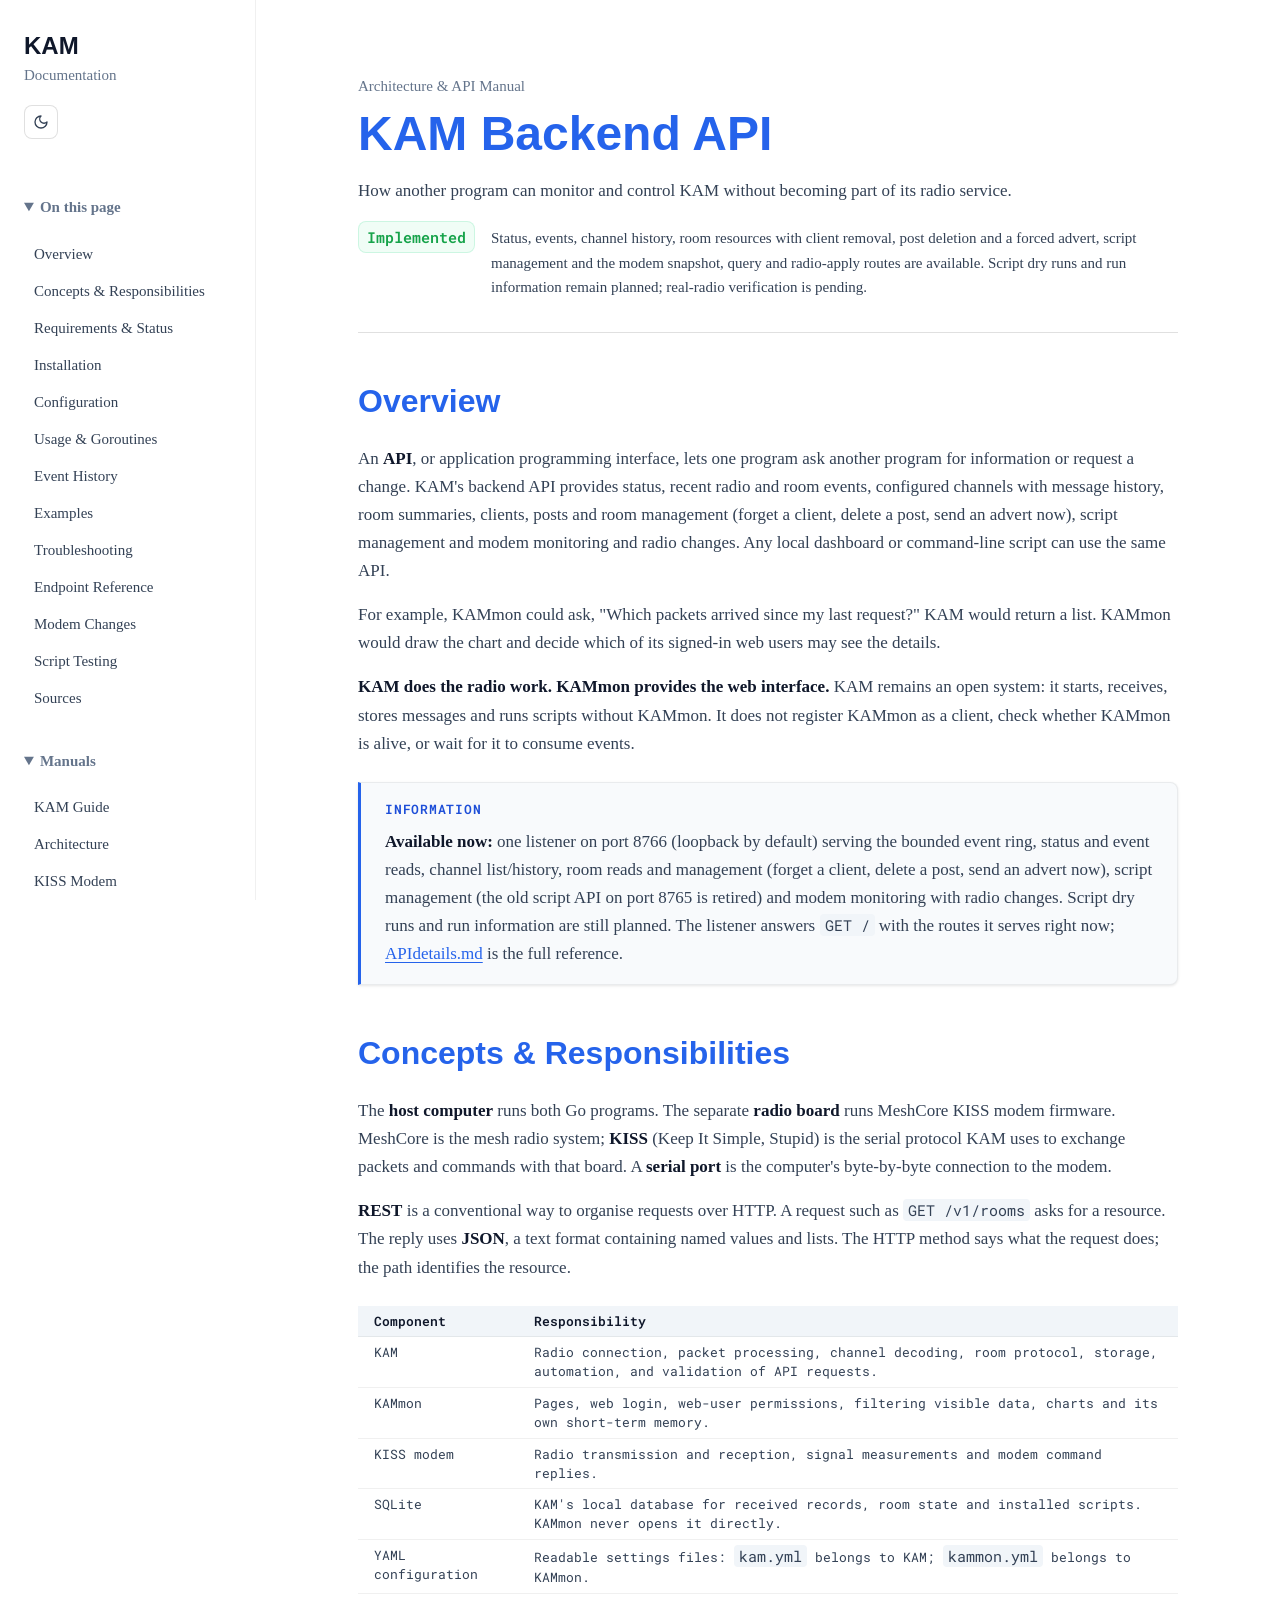
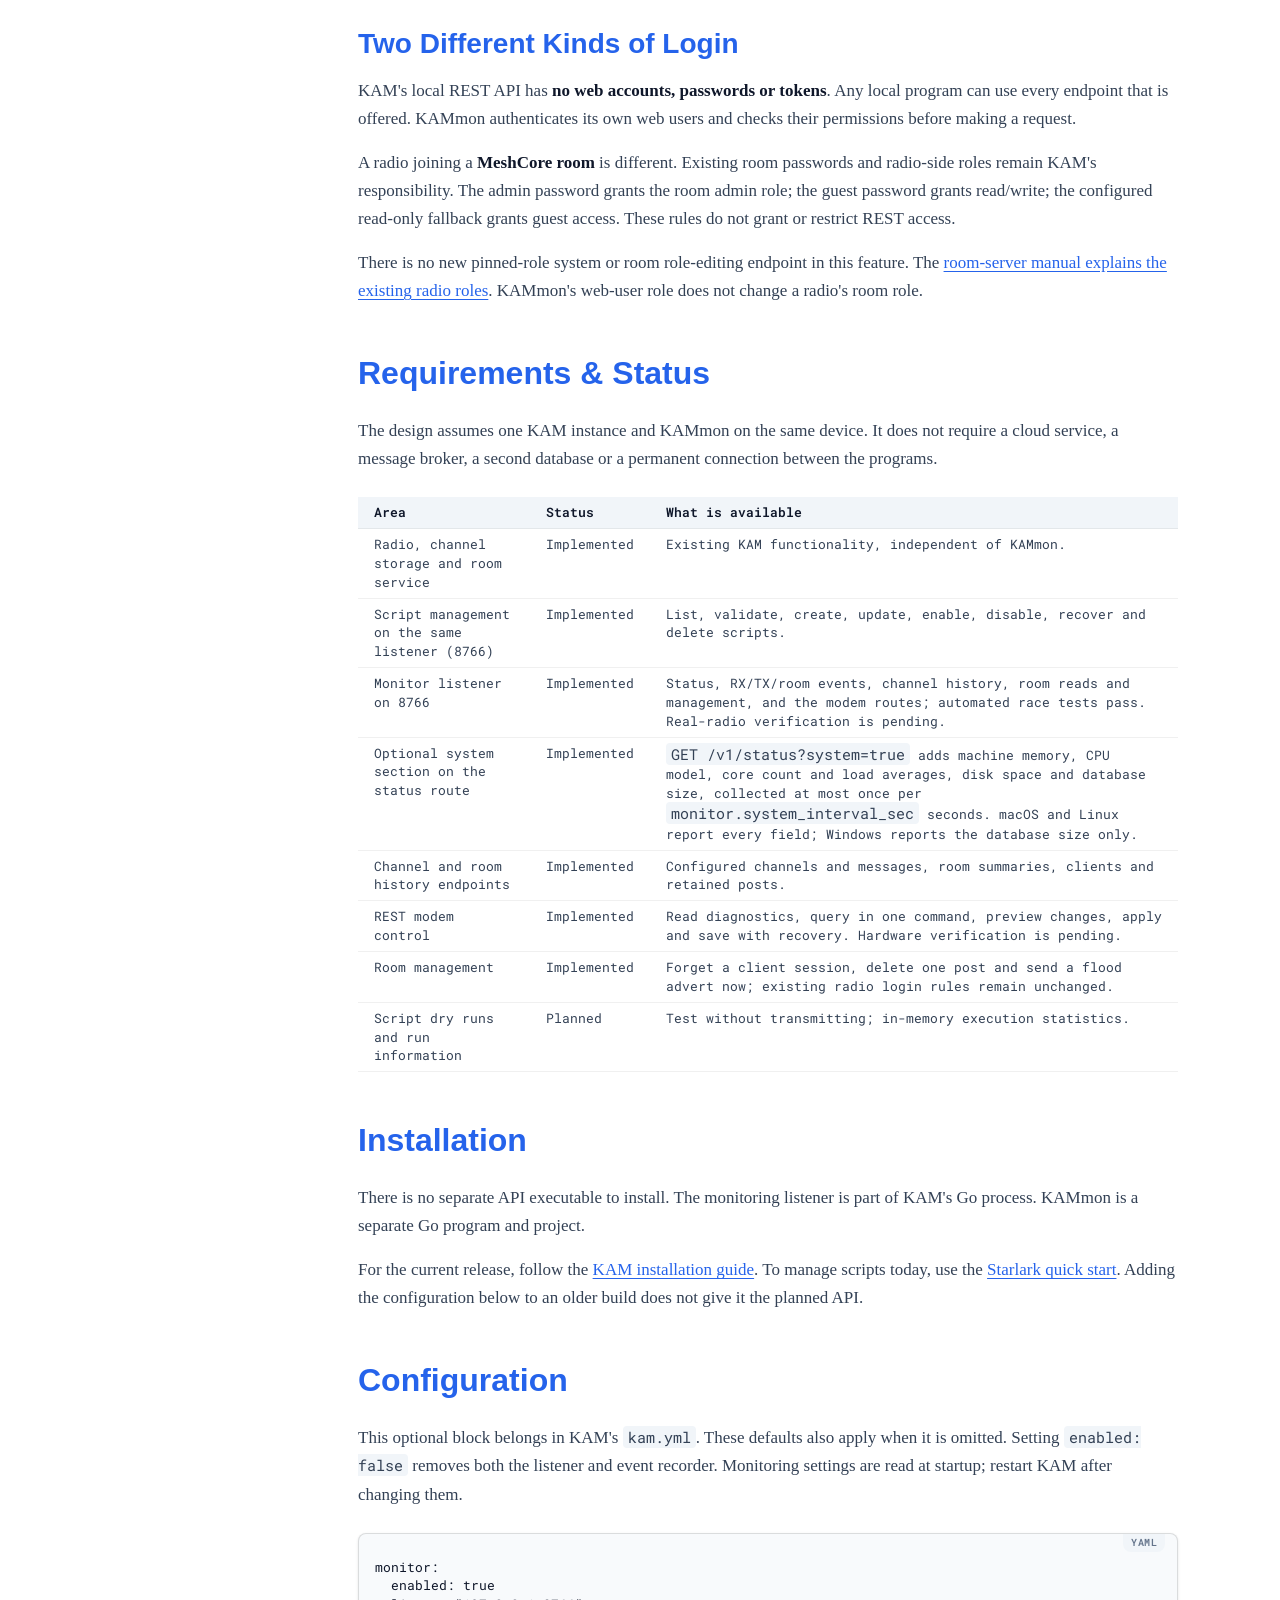
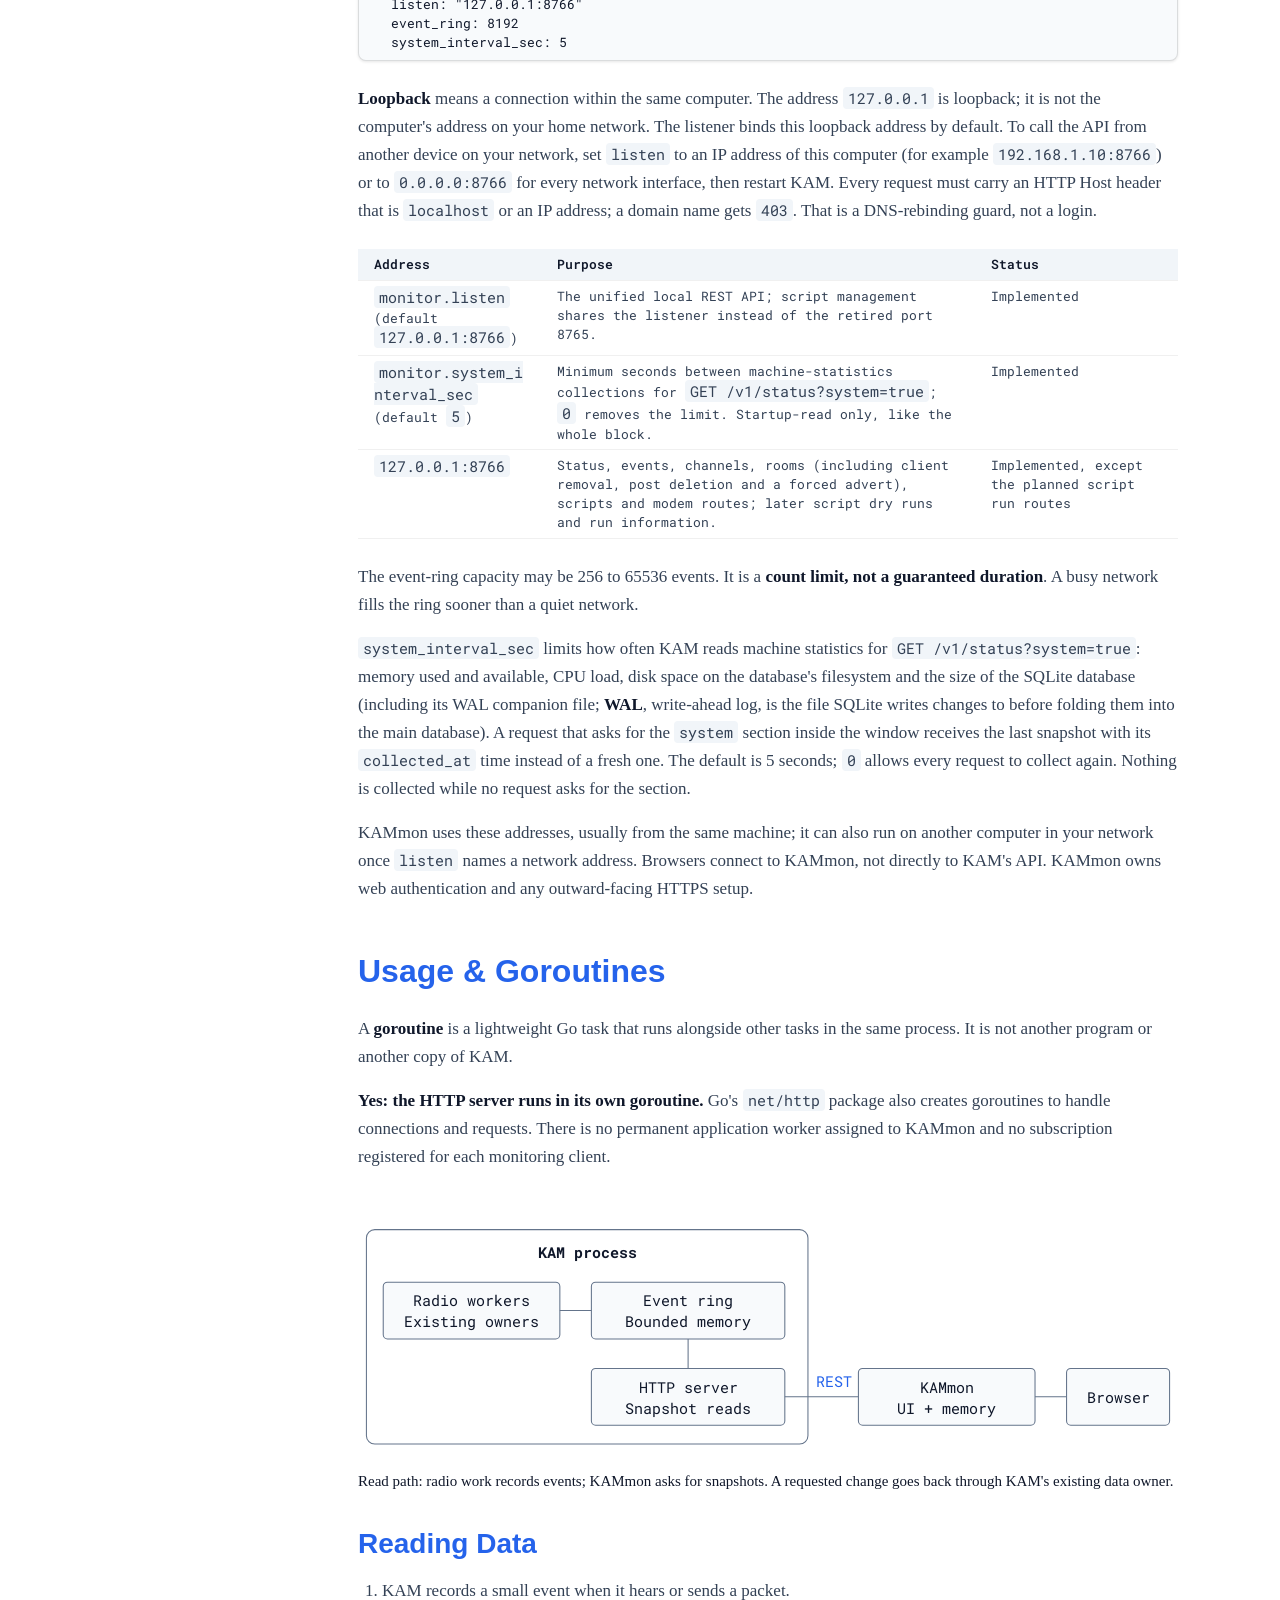
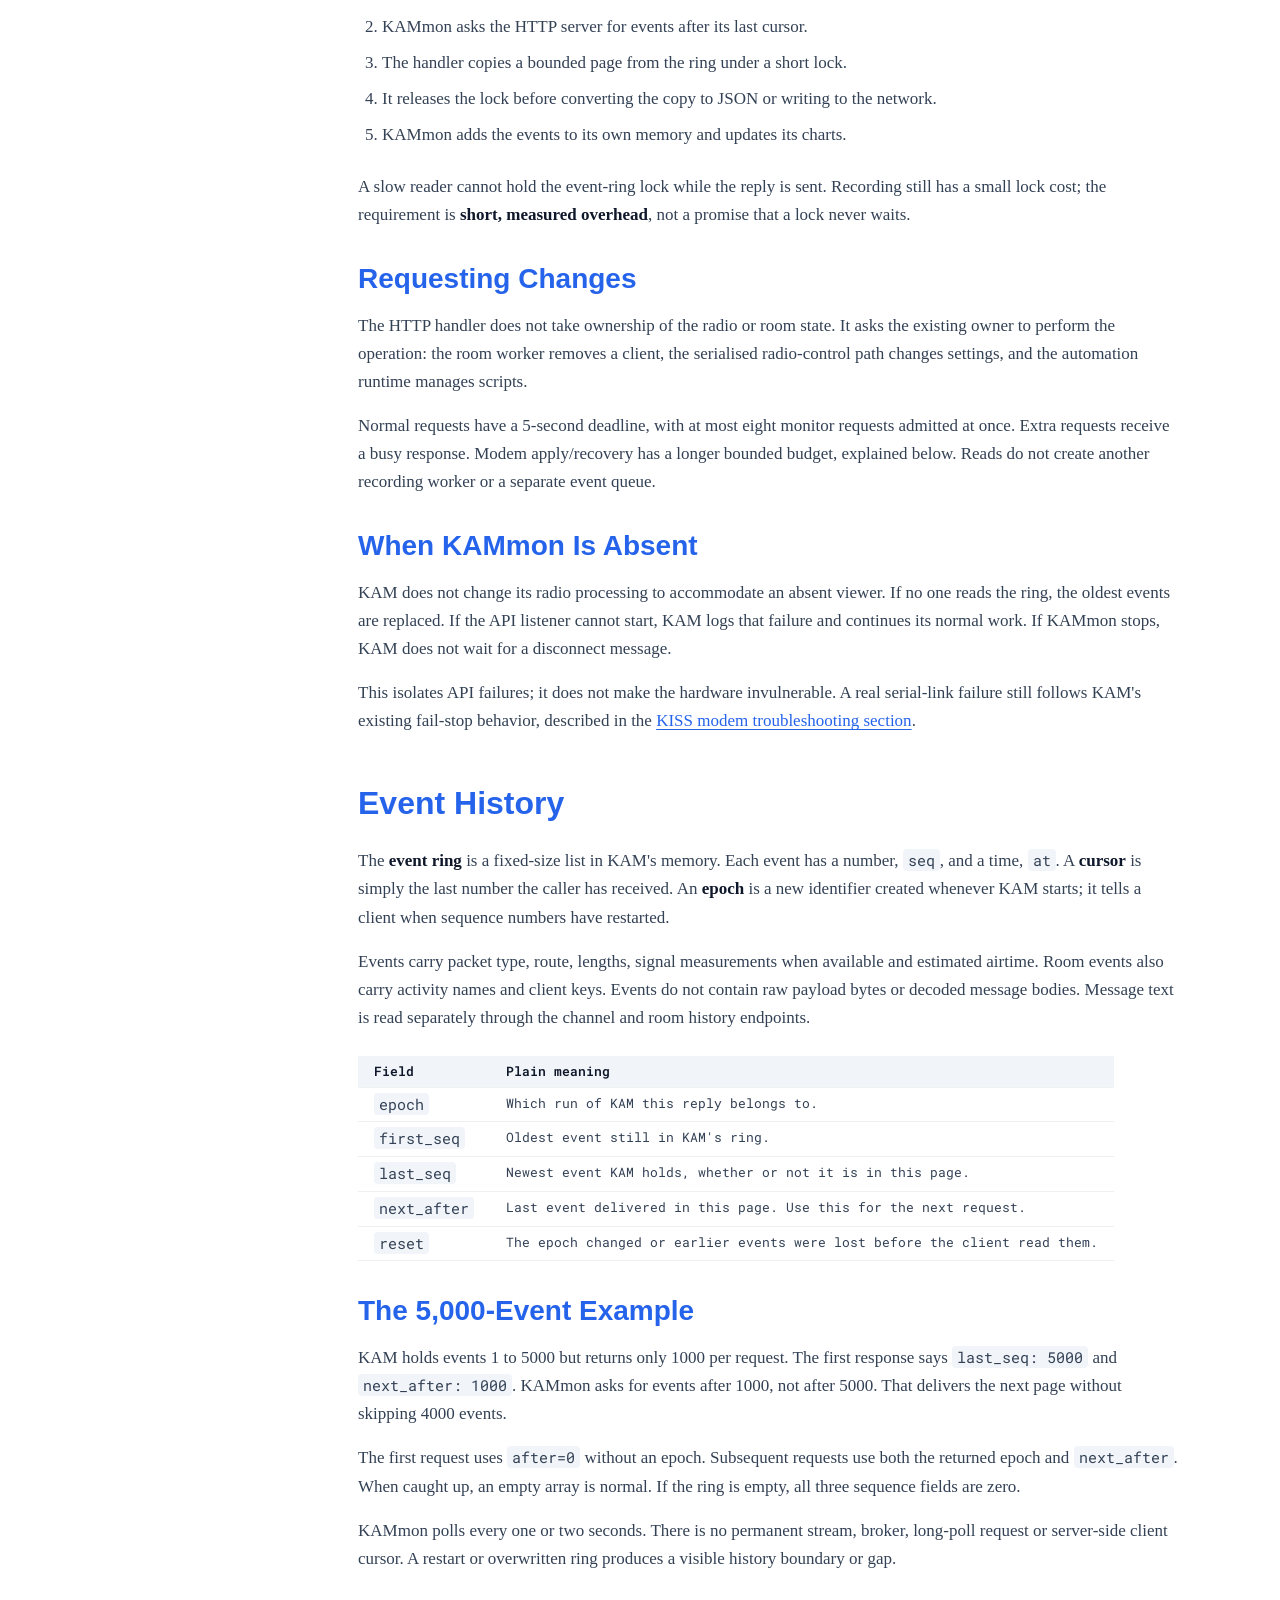
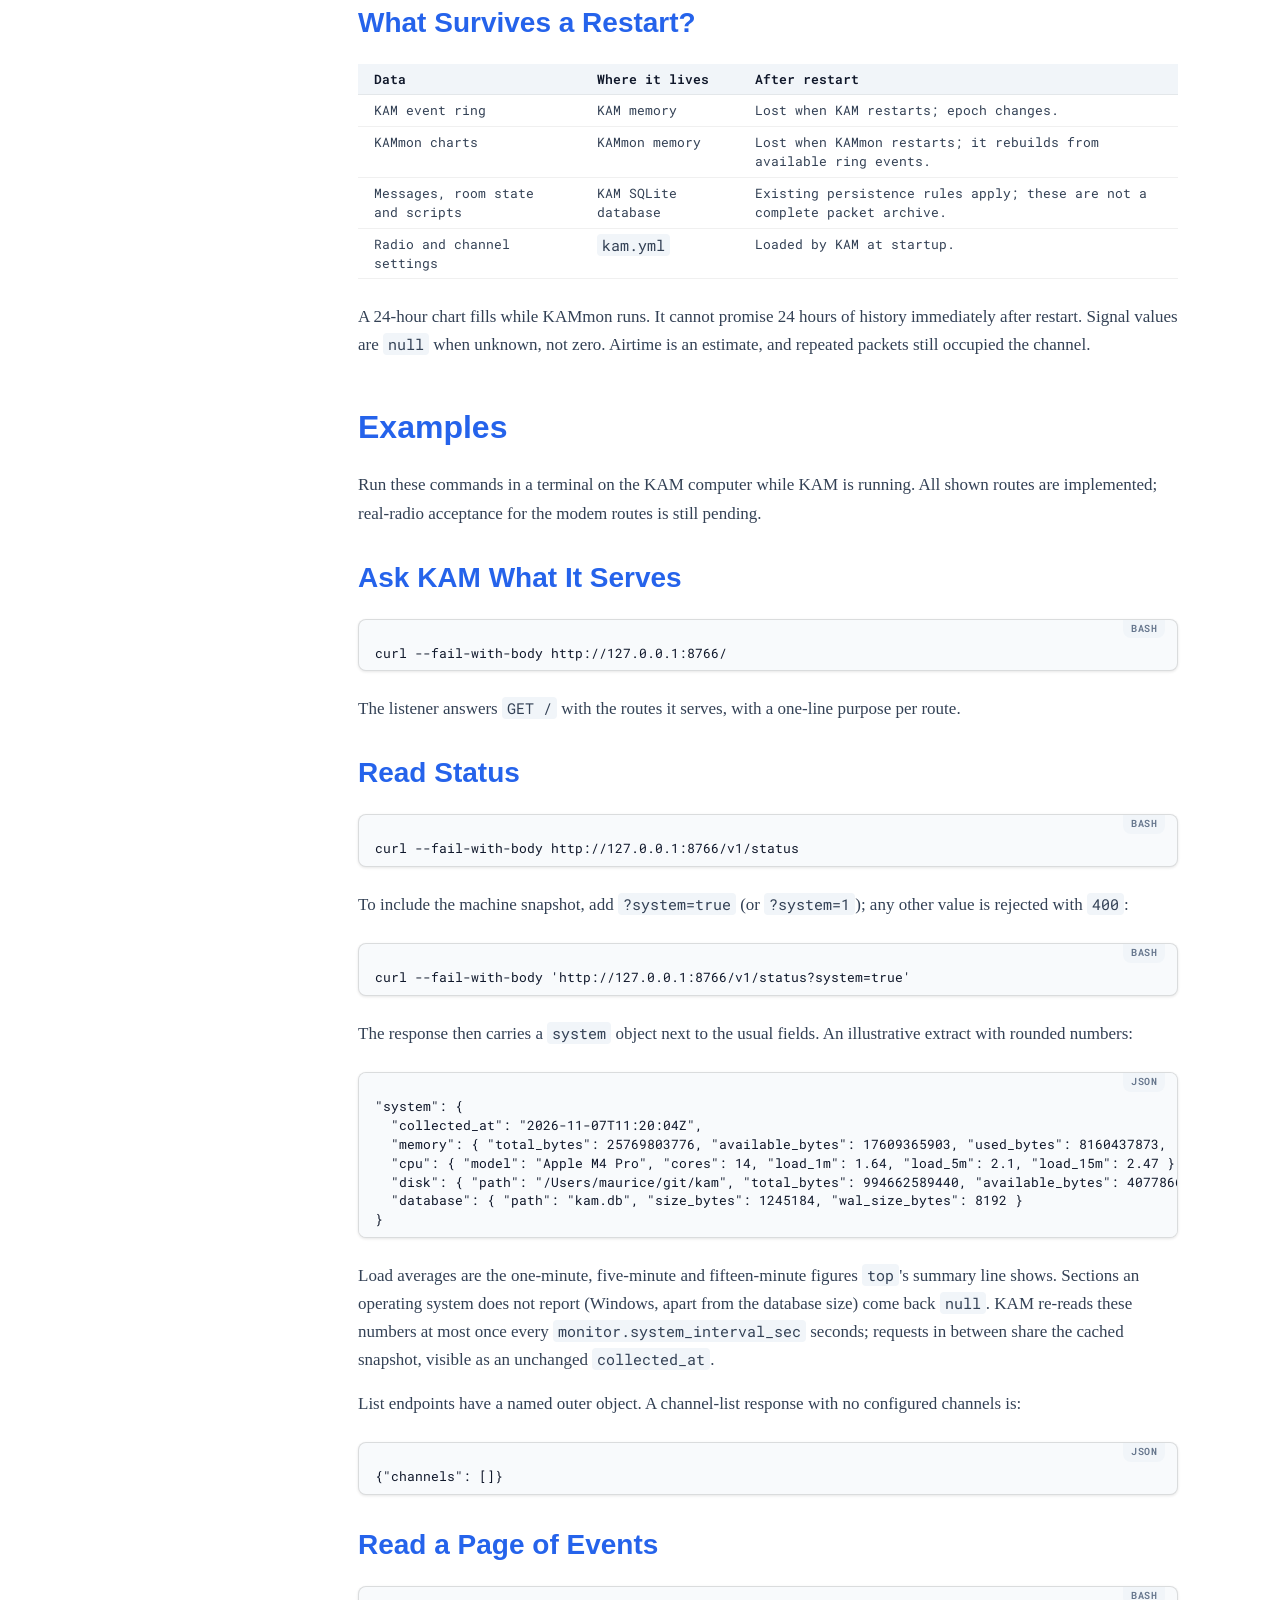
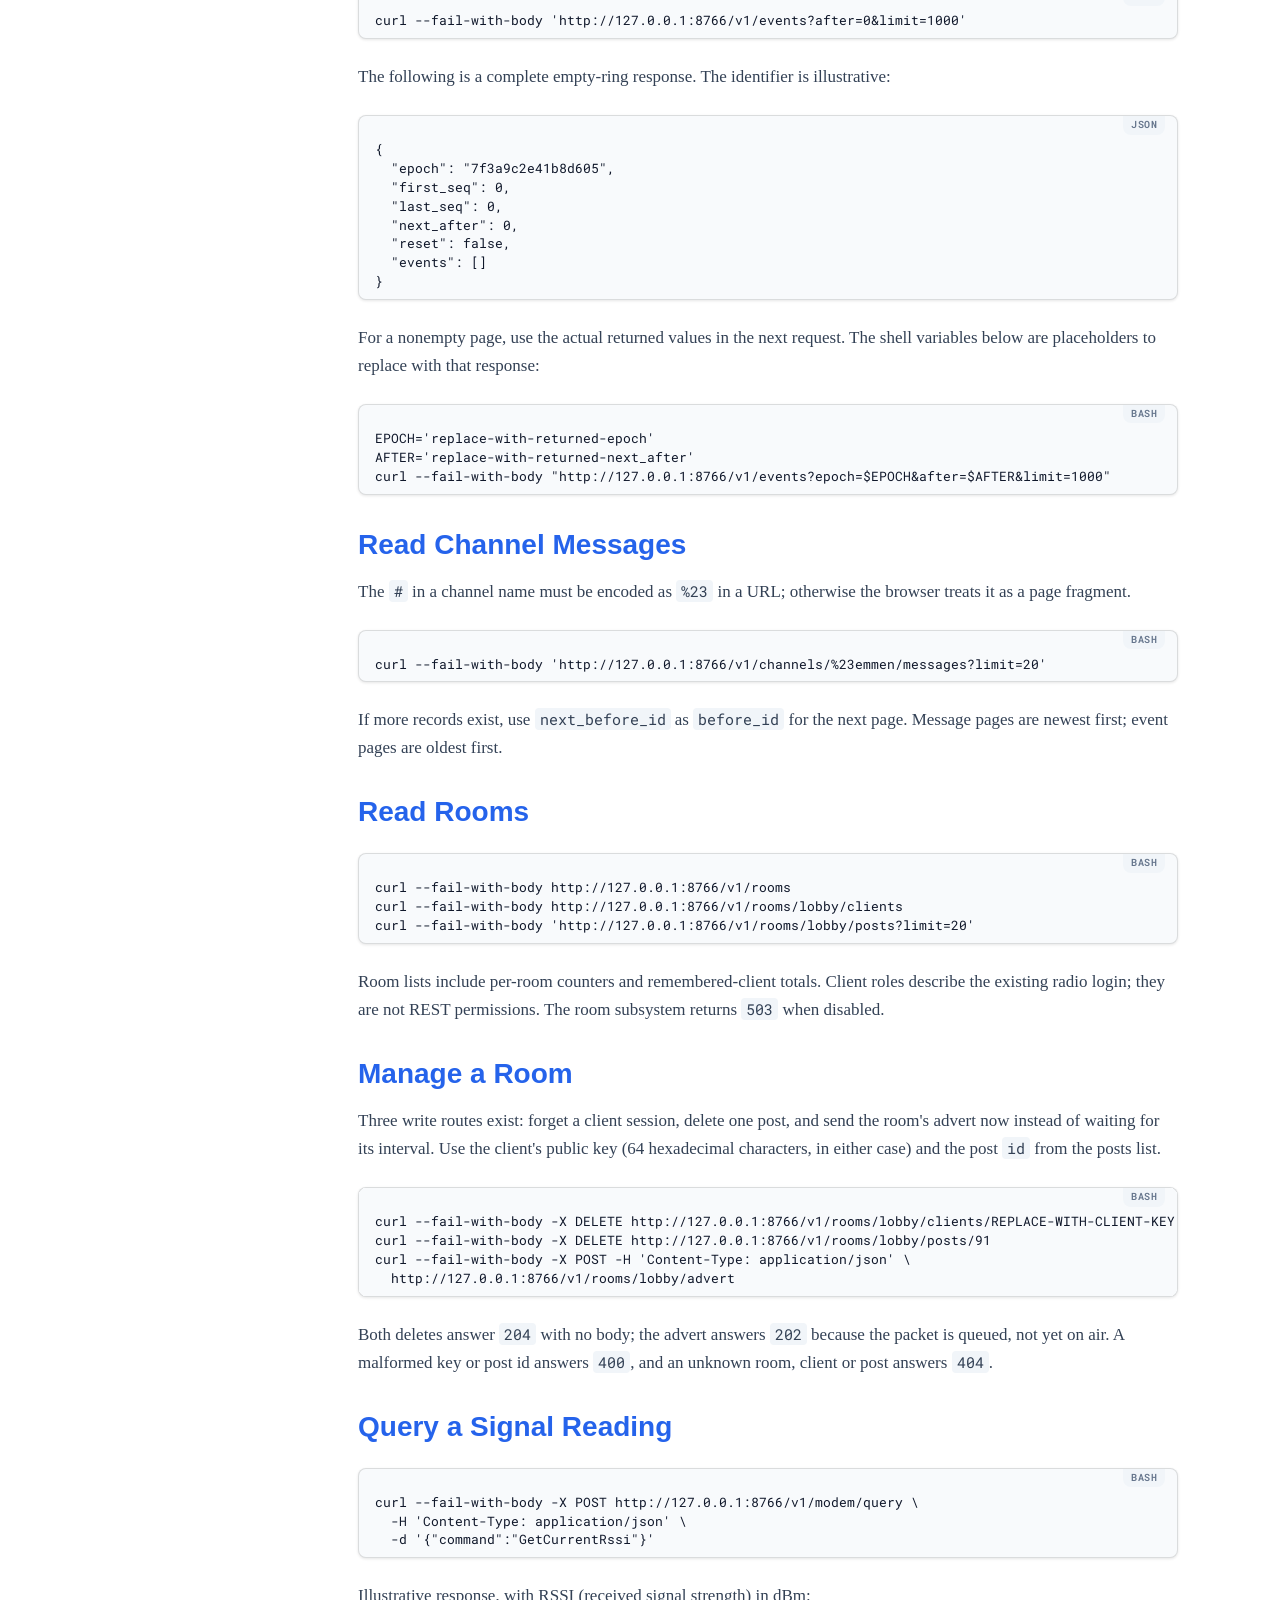
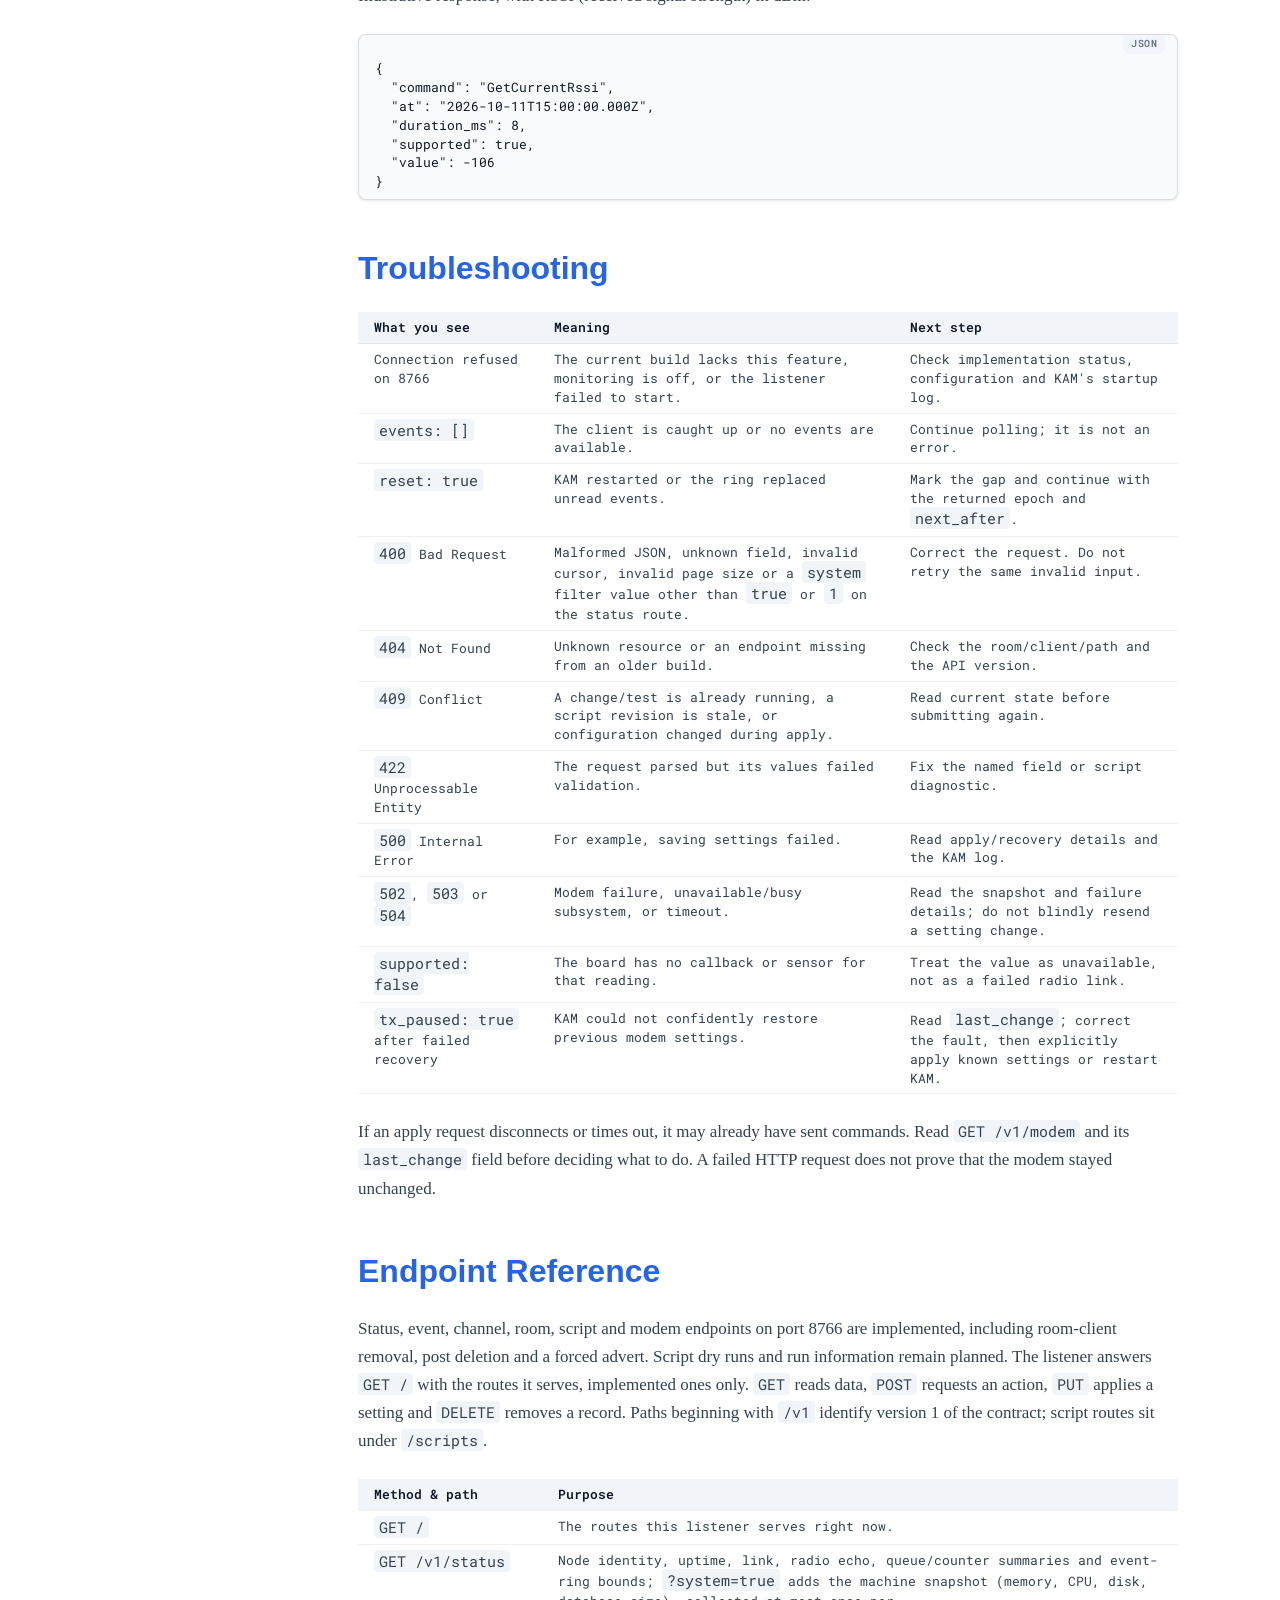
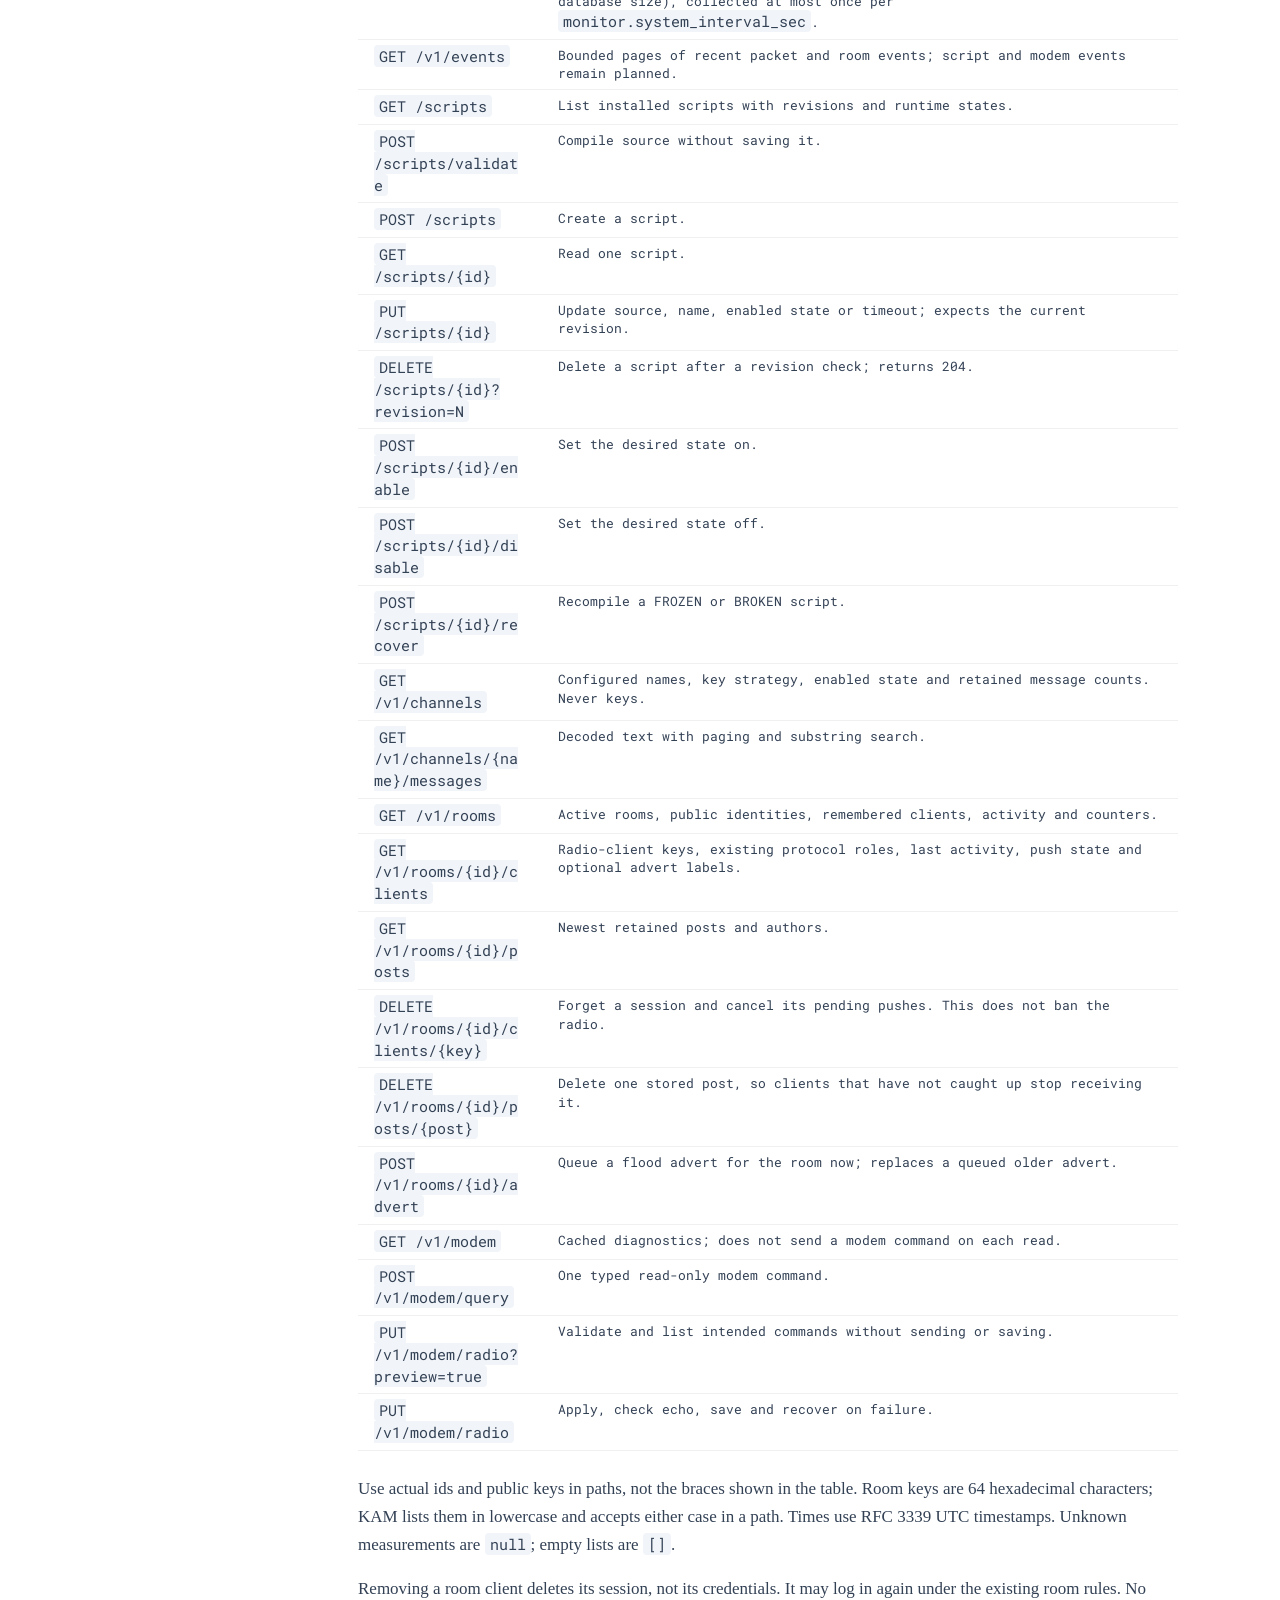
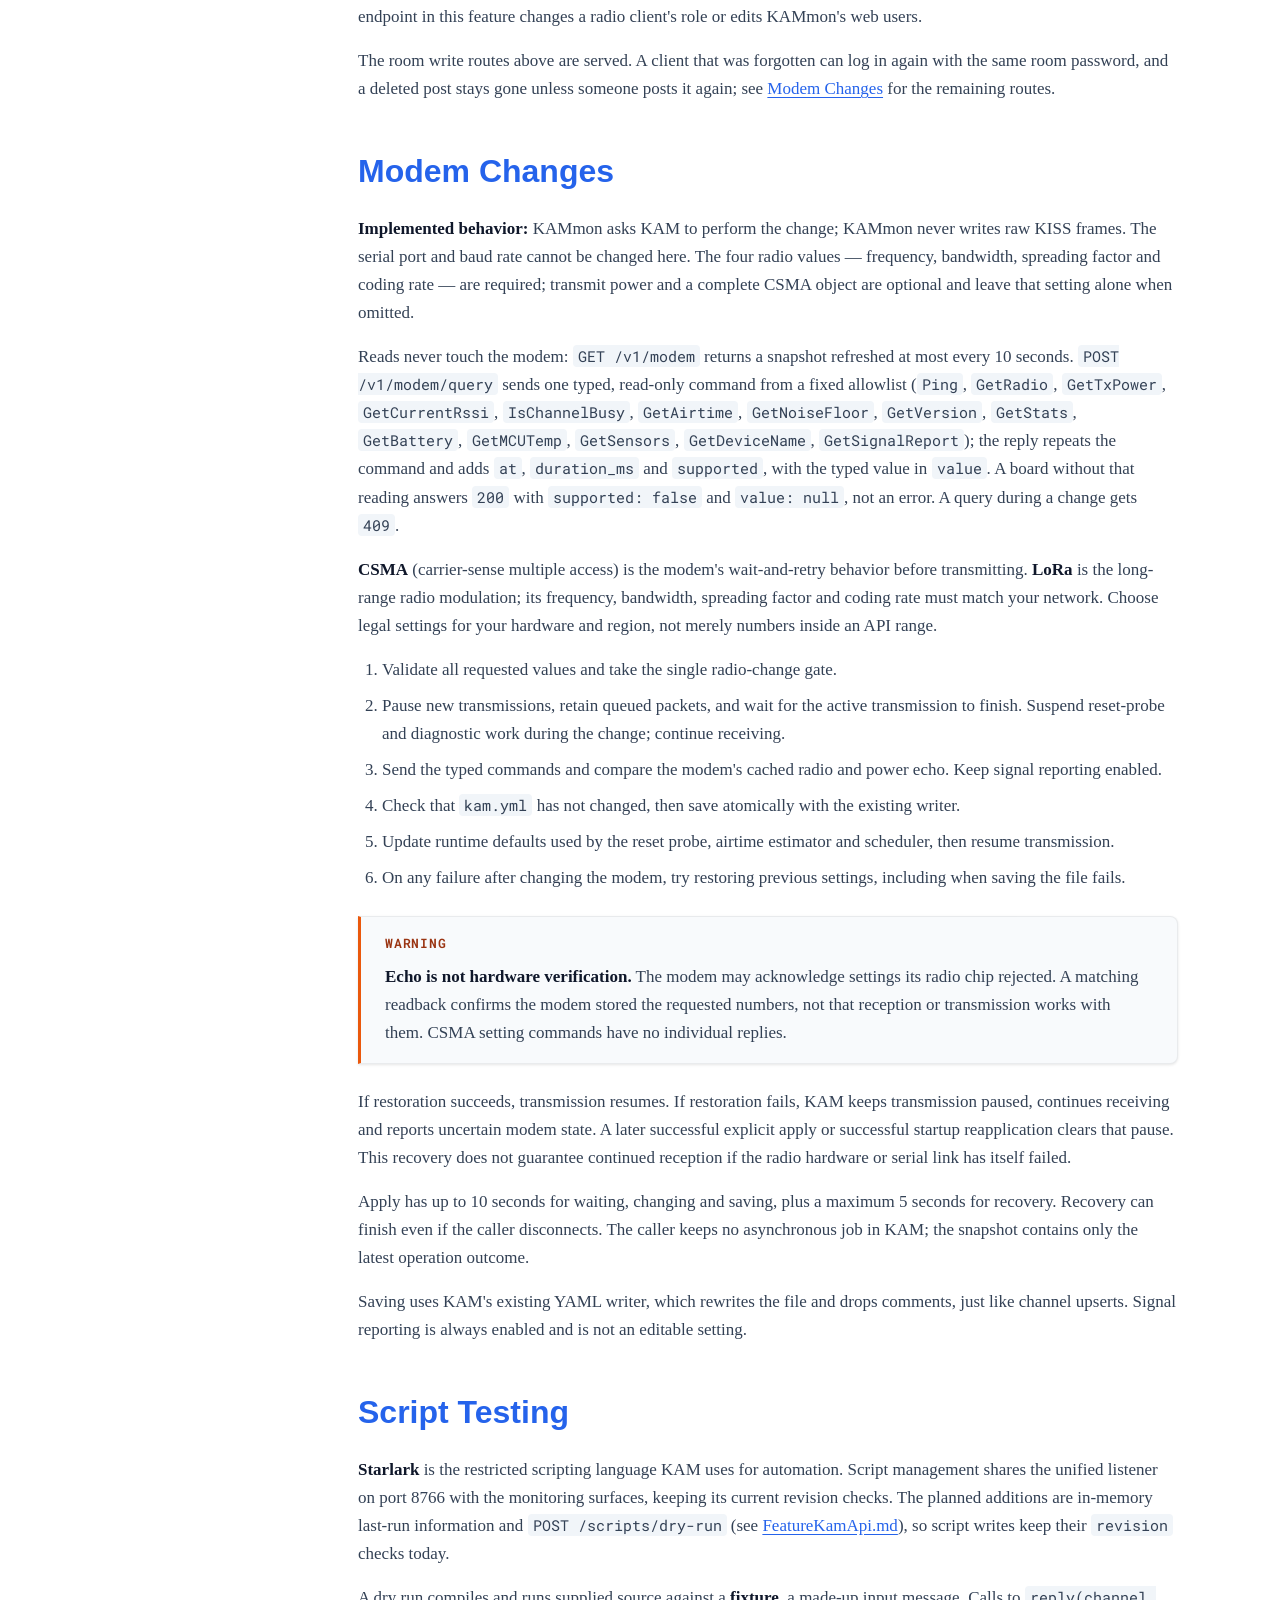
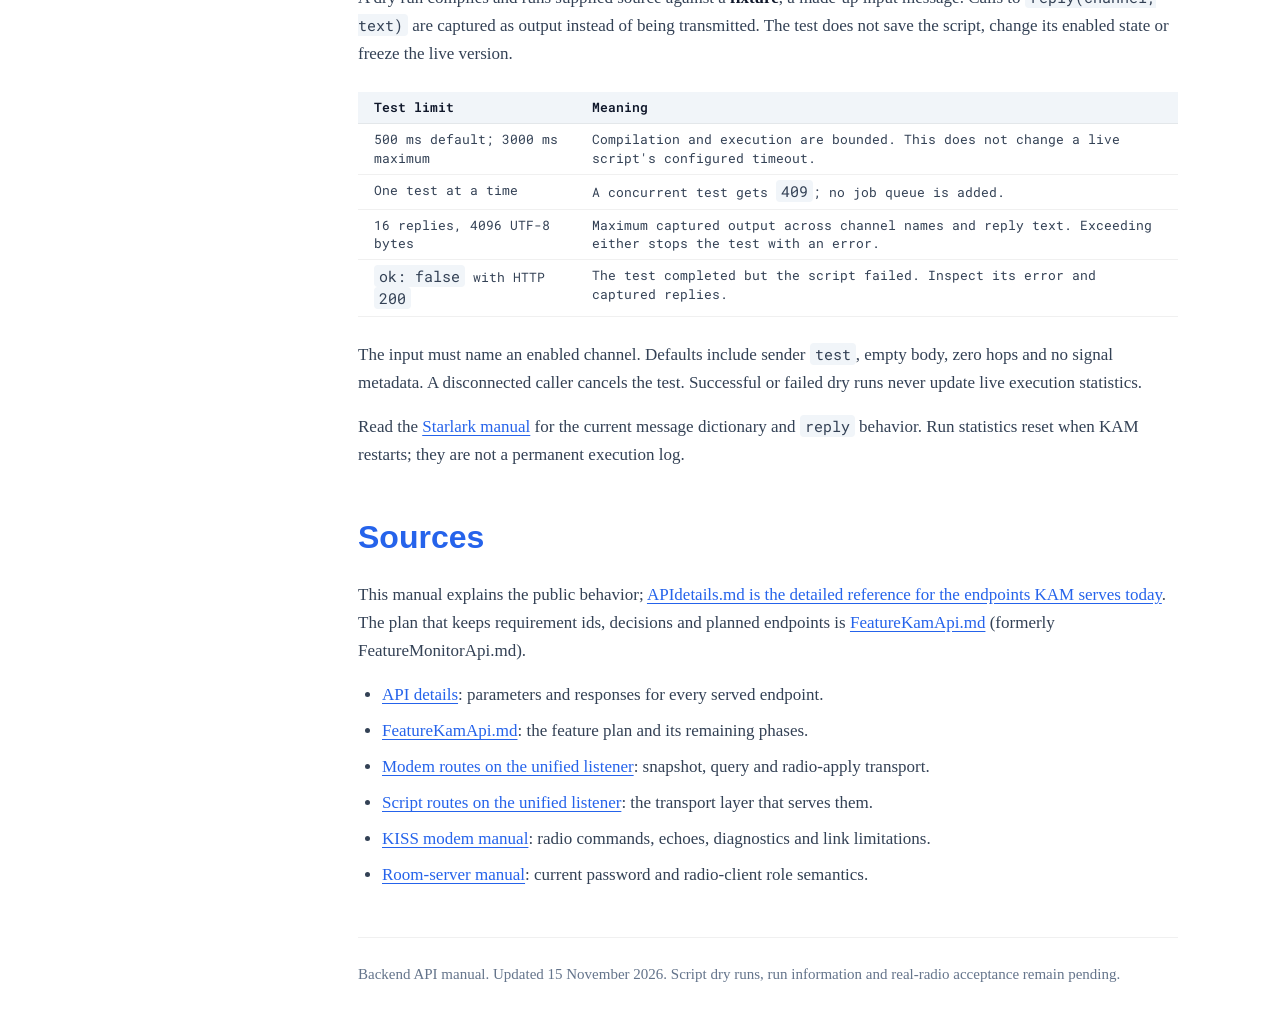
<file: docs/manuals/FeatureMonitorApi.html>
<!doctype html>
<html lang="en">
<head>
    <meta charset="utf-8">
    <meta name="viewport" content="width=device-width, initial-scale=1">
    <meta name="description" content="Use KAM's API for status, events, channel history, room monitoring and management, script management and modem diagnostics; the listener is loopback by default, and script dry runs and run information remain planned.">
    <title>Backend API Manual</title>
    <link href="manuals.css" rel="stylesheet">
    <script>try{var t=localStorage.getItem("kam-theme");if(t?t==="dark":matchMedia("(prefers-color-scheme: dark)").matches)document.documentElement.dataset.theme="dark"}catch(e){}</script>
    <script src="manuals.js" defer></script>
</head>
<body>
    <a class="skip-link" href="#main-content">Skip to content</a>
    <aside>
        <div class="manual-brand"><strong>KAM</strong><span>Documentation</span><button class="theme-toggle" type="button" aria-label="Switch to dark mode"><svg class="icon-moon" viewBox="0 0 24 24" aria-hidden="true" focusable="false"><path d="M12 3a6 6 0 0 0 9 9 9 9 0 1 1-9-9Z"/></svg><svg class="icon-sun" viewBox="0 0 24 24" aria-hidden="true" focusable="false"><circle cx="12" cy="12" r="4"/><path d="M12 2v2M12 20v2M4.93 4.93l1.41 1.41M17.66 17.66l1.41 1.41M2 12h2M20 12h2M6.34 17.66l-1.41 1.41M19.07 4.93l-1.41 1.41"/></svg></button>
</div>
        <details class="manual-navigation" open>
            <summary>Contents</summary>
            <details class="navigation-section" open>
                <summary>On this page</summary>
                <nav aria-label="On this page">
                    <a href="#overview">Overview</a>
                    <a href="#concepts">Concepts &amp; Responsibilities</a>
                    <a href="#requirements">Requirements &amp; Status</a>
                    <a href="#installation">Installation</a>
                    <a href="#configuration">Configuration</a>
                    <a href="#usage">Usage &amp; Goroutines</a>
                    <a href="#events">Event History</a>
                    <a href="#examples">Examples</a>
                    <a href="#troubleshooting">Troubleshooting</a>
                    <a href="#reference">Endpoint Reference</a>
                    <a href="#modem">Modem Changes</a>
                    <a href="#scripts">Script Testing</a>
                    <a href="#sources">Sources</a>
                </nav>
            </details>
            <details class="navigation-section" open>
                <summary>Manuals</summary>
                <nav aria-label="Manuals">
                    <a href="KAM.html">KAM Guide</a>
                    <a href="Architecture.html">Architecture</a>
                    <a href="FeatureKissModem.html">KISS Modem</a>
                    <a href="FeatureRoomServer.html">Room Server</a>
                    <a href="FeatureStarlark.html">Starlark Automations</a>
                    <a href="FeatureMonitorApi.html" aria-current="page">Backend API</a>
                </nav>
            </details>
        </details>
    </aside>
    <main id="main-content" tabindex="-1">
        <header>
            <span>Architecture &amp; API Manual</span>
            <h1>KAM Backend API</h1>
            <p>How another program can monitor and control KAM without becoming part of its radio service.</p>
            <p><span class="badge badge-green">Implemented</span><span>Status, events, channel history, room resources with client removal, post deletion and a forced advert, script management and the modem snapshot, query and radio-apply routes are available. Script dry runs and run information remain planned; real-radio verification is pending.</span></p>
        </header>
        <article class="prose">
            <section id="overview">
                <h2>Overview</h2>
                <p>An <strong>API</strong>, or application programming interface, lets one program ask another program for information or request a change. KAM's backend API provides status, recent radio and room events, configured channels with message history, room summaries, clients, posts and room management (forget a client, delete a post, send an advert now), script management and modem monitoring and radio changes. Any local dashboard or command-line script can use the same API.</p>
                <p>For example, KAMmon could ask, "Which packets arrived since my last request?" KAM would return a list. KAMmon would draw the chart and decide which of its signed-in web users may see the details.</p>
                <p><strong>KAM does the radio work. KAMmon provides the web interface.</strong> KAM remains an open system: it starts, receives, stores messages and runs scripts without KAMmon. It does not register KAMmon as a client, check whether KAMmon is alive, or wait for it to consume events.</p>
                <div class="info-box info-box-blue"><p><strong>Available now:</strong> one listener on port 8766 (loopback by default) serving the bounded event ring, status and event reads, channel list/history, room reads and management (forget a client, delete a post, send an advert now), script management (the old script API on port 8765 is retired) and modem monitoring with radio changes. Script dry runs and run information are still planned. The listener answers <code>GET /</code> with the routes it serves right now; <a href="../docs/APIdetails.md">APIdetails.md</a> is the full reference.</p></div>
            </section>

            <section id="concepts">
                <h2>Concepts &amp; Responsibilities</h2>
                <p>The <strong>host computer</strong> runs both Go programs. The separate <strong>radio board</strong> runs MeshCore KISS modem firmware. MeshCore is the mesh radio system; <strong>KISS</strong> (Keep It Simple, Stupid) is the serial protocol KAM uses to exchange packets and commands with that board. A <strong>serial port</strong> is the computer's byte-by-byte connection to the modem.</p>
                <p><strong>REST</strong> is a conventional way to organise requests over HTTP. A request such as <code>GET /v1/rooms</code> asks for a resource. The reply uses <strong>JSON</strong>, a text format containing named values and lists. The HTTP method says what the request does; the path identifies the resource.</p>
                <table>
                    <thead><tr><th>Component</th><th>Responsibility</th></tr></thead>
                    <tbody>
                        <tr><td>KAM</td><td>Radio connection, packet processing, channel decoding, room protocol, storage, automation, and validation of API requests.</td></tr>
                        <tr><td>KAMmon</td><td>Pages, web login, web-user permissions, filtering visible data, charts and its own short-term memory.</td></tr>
                        <tr><td>KISS modem</td><td>Radio transmission and reception, signal measurements and modem command replies.</td></tr>
                        <tr><td>SQLite</td><td>KAM's local database for received records, room state and installed scripts. KAMmon never opens it directly.</td></tr>
                        <tr><td>YAML configuration</td><td>Readable settings files: <code>kam.yml</code> belongs to KAM; <code>kammon.yml</code> belongs to KAMmon.</td></tr>
                    </tbody>
                </table>
                <h3>Two Different Kinds of Login</h3>
                <p>KAM's local REST API has <strong>no web accounts, passwords or tokens</strong>. Any local program can use every endpoint that is offered. KAMmon authenticates its own web users and checks their permissions before making a request.</p>
                <p>A radio joining a <strong>MeshCore room</strong> is different. Existing room passwords and radio-side roles remain KAM's responsibility. The admin password grants the room admin role; the guest password grants read/write; the configured read-only fallback grants guest access. These rules do not grant or restrict REST access.</p>
                <p>There is no new pinned-role system or room role-editing endpoint in this feature. The <a href="FeatureRoomServer.html#roles">room-server manual explains the existing radio roles</a>. KAMmon's web-user role does not change a radio's room role.</p>
            </section>

            <section id="requirements">
                <h2>Requirements &amp; Status</h2>
                <p>The design assumes one KAM instance and KAMmon on the same device. It does not require a cloud service, a message broker, a second database or a permanent connection between the programs.</p>
                <table>
                    <thead><tr><th>Area</th><th>Status</th><th>What is available</th></tr></thead>
                    <tbody>
                        <tr><td>Radio, channel storage and room service</td><td>Implemented</td><td>Existing KAM functionality, independent of KAMmon.</td></tr>
                        <tr><td>Script management on the same listener (8766)</td><td>Implemented</td><td>List, validate, create, update, enable, disable, recover and delete scripts.</td></tr>
                        <tr><td>Monitor listener on 8766</td><td>Implemented</td><td>Status, RX/TX/room events, channel history, room reads and management, and the modem routes; automated race tests pass. Real-radio verification is pending.</td></tr>
                        <tr><td>Optional system section on the status route</td><td>Implemented</td><td><code>GET /v1/status?system=true</code> adds machine memory, CPU model, core count and load averages, disk space and database size, collected at most once per <code>monitor.system_interval_sec</code> seconds. macOS and Linux report every field; Windows reports the database size only.</td></tr>
                        <tr><td>Channel and room history endpoints</td><td>Implemented</td><td>Configured channels and messages, room summaries, clients and retained posts.</td></tr>
                        <tr><td>REST modem control</td><td>Implemented</td><td>Read diagnostics, query in one command, preview changes, apply and save with recovery. Hardware verification is pending.</td></tr>
                        <tr><td>Room management</td><td>Implemented</td><td>Forget a client session, delete one post and send a flood advert now; existing radio login rules remain unchanged.</td></tr>
                        <tr><td>Script dry runs and run information</td><td>Planned</td><td>Test without transmitting; in-memory execution statistics.</td></tr>
                    </tbody>
                </table>
            </section>

            <section id="installation">
                <h2>Installation</h2>
                <p>There is no separate API executable to install. The monitoring listener is part of KAM's Go process. KAMmon is a separate Go program and project.</p>
                <p>For the current release, follow the <a href="KAM.html#installation">KAM installation guide</a>. To manage scripts today, use the <a href="FeatureStarlark.html#quickstart">Starlark quick start</a>. Adding the configuration below to an older build does not give it the planned API.</p>
            </section>

            <section id="configuration">
                <h2>Configuration</h2>
                <p>This optional block belongs in KAM's <code>kam.yml</code>. These defaults also apply when it is omitted. Setting <code>enabled: false</code> removes both the listener and event recorder. Monitoring settings are read at startup; restart KAM after changing them.</p>
                <pre><code class="language-yaml">monitor:
  enabled: true
  listen: "127.0.0.1:8766"
  event_ring: 8192
  system_interval_sec: 5</code></pre>
                <p><strong>Loopback</strong> means a connection within the same computer. The address <code>127.0.0.1</code> is loopback; it is not the computer's address on your home network. The listener binds this loopback address by default. To call the API from another device on your network, set <code>listen</code> to an IP address of this computer (for example <code>192.168.1.10:8766</code>) or to <code>0.0.0.0:8766</code> for every network interface, then restart KAM. Every request must carry an HTTP Host header that is <code>localhost</code> or an IP address; a domain name gets <code>403</code>. That is a DNS-rebinding guard, not a login.</p>
                <table>
                    <thead><tr><th>Address</th><th>Purpose</th><th>Status</th></tr></thead>
                    <tbody>
                        <tr><td><code>monitor.listen</code> (default <code>127.0.0.1:8766</code>)</td><td>The unified local REST API; script management shares the listener instead of the retired port 8765.</td><td>Implemented</td></tr>
                        <tr><td><code>monitor.system_interval_sec</code> (default <code>5</code>)</td><td>Minimum seconds between machine-statistics collections for <code>GET /v1/status?system=true</code>; <code>0</code> removes the limit. Startup-read only, like the whole block.</td><td>Implemented</td></tr>
                        <tr><td><code>127.0.0.1:8766</code></td><td>Status, events, channels, rooms (including client removal, post deletion and a forced advert), scripts and modem routes; later script dry runs and run information.</td><td>Implemented, except the planned script run routes</td></tr>
                    </tbody>
                </table>
                <p>The event-ring capacity may be 256 to 65536 events. It is a <strong>count limit, not a guaranteed duration</strong>. A busy network fills the ring sooner than a quiet network.</p>
                <p><code>system_interval_sec</code> limits how often KAM reads machine statistics for <code>GET /v1/status?system=true</code>: memory used and available, CPU load, disk space on the database's filesystem and the size of the SQLite database (including its WAL companion file; <strong>WAL</strong>, write-ahead log, is the file SQLite writes changes to before folding them into the main database). A request that asks for the <code>system</code> section inside the window receives the last snapshot with its <code>collected_at</code> time instead of a fresh one. The default is 5 seconds; <code>0</code> allows every request to collect again. Nothing is collected while no request asks for the section.</p>
                <p>KAMmon uses these addresses, usually from the same machine; it can also run on another computer in your network once <code>listen</code> names a network address. Browsers connect to KAMmon, not directly to KAM's API. KAMmon owns web authentication and any outward-facing HTTPS setup.</p>
            </section>

            <section id="usage">
                <h2>Usage &amp; Goroutines</h2>
                <p>A <strong>goroutine</strong> is a lightweight Go task that runs alongside other tasks in the same process. It is not another program or another copy of KAM.</p>
                <p><strong>Yes: the HTTP server runs in its own goroutine.</strong> Go's <code>net/http</code> package also creates goroutines to handle connections and requests. There is no permanent application worker assigned to KAMmon and no subscription registered for each monitoring client.</p>
                <figure style="margin:24px 0">
                    <div role="region" aria-label="Backend data-flow diagram" tabindex="0" style="overflow-x:auto">
                        <svg role="img" aria-labelledby="flow-title flow-description" viewBox="0 0 780 260" style="display:block;width:100%;min-width:720px;font-family:var(--kam-font-code);font-size:14px">
                            <title id="flow-title">KAM and KAMmon data flow</title>
                            <desc id="flow-description">Inside KAM, radio workers record events in a bounded memory ring. The HTTP server reads snapshots and returns them to KAMmon. KAMmon holds chart data in its own memory and serves the browser. Changes return through the HTTP server to the existing KAM owner.</desc>
                            <g fill="var(--bg-1)" stroke="var(--text-muted)">
                                <rect x="8" y="32" width="420" height="204" rx="8" fill="var(--bg-0)"/>
                                <rect x="24" y="82" width="168" height="54" rx="4"/>
                                <rect x="222" y="82" width="184" height="54" rx="4"/>
                                <rect x="222" y="164" width="184" height="54" rx="4"/>
                                <rect x="476" y="164" width="168" height="54" rx="4"/>
                                <rect x="674" y="164" width="98" height="54" rx="4"/>
                                <path d="M192 109 H222 M314 136 V164 M406 191 H476 M644 191 H674" fill="none"/>
                            </g>
                            <g fill="var(--text-primary)" text-anchor="middle">
                                <text x="218" y="59" font-weight="bold">KAM process</text>
                                <text x="108" y="105">Radio workers</text><text x="108" y="125">Existing owners</text>
                                <text x="314" y="105">Event ring</text><text x="314" y="125">Bounded memory</text>
                                <text x="314" y="187">HTTP server</text><text x="314" y="207">Snapshot reads</text>
                                <text x="560" y="187">KAMmon</text><text x="560" y="207">UI + memory</text>
                                <text x="723" y="197">Browser</text>
                            </g>
                            <text x="436" y="182" fill="var(--signal)">REST</text>
                        </svg>
                    </div>
                    <figcaption class="text-sm">Read path: radio work records events; KAMmon asks for snapshots. A requested change goes back through KAM's existing data owner.</figcaption>
                </figure>
                <h3>Reading Data</h3>
                <ol>
                    <li>KAM records a small event when it hears or sends a packet.</li>
                    <li>KAMmon asks the HTTP server for events after its last cursor.</li>
                    <li>The handler copies a bounded page from the ring under a short lock.</li>
                    <li>It releases the lock before converting the copy to JSON or writing to the network.</li>
                    <li>KAMmon adds the events to its own memory and updates its charts.</li>
                </ol>
                <p>A slow reader cannot hold the event-ring lock while the reply is sent. Recording still has a small lock cost; the requirement is <strong>short, measured overhead</strong>, not a promise that a lock never waits.</p>
                <h3>Requesting Changes</h3>
                <p>The HTTP handler does not take ownership of the radio or room state. It asks the existing owner to perform the operation: the room worker removes a client, the serialised radio-control path changes settings, and the automation runtime manages scripts.</p>
                <p>Normal requests have a 5-second deadline, with at most eight monitor requests admitted at once. Extra requests receive a busy response. Modem apply/recovery has a longer bounded budget, explained below. Reads do not create another recording worker or a separate event queue.</p>
                <h3>When KAMmon Is Absent</h3>
                <p>KAM does not change its radio processing to accommodate an absent viewer. If no one reads the ring, the oldest events are replaced. If the API listener cannot start, KAM logs that failure and continues its normal work. If KAMmon stops, KAM does not wait for a disconnect message.</p>
                <p>This isolates API failures; it does not make the hardware invulnerable. A real serial-link failure still follows KAM's existing fail-stop behavior, described in the <a href="FeatureKissModem.html#troubleshooting">KISS modem troubleshooting section</a>.</p>
            </section>

            <section id="events">
                <h2>Event History</h2>
                <p>The <strong>event ring</strong> is a fixed-size list in KAM's memory. Each event has a number, <code>seq</code>, and a time, <code>at</code>. A <strong>cursor</strong> is simply the last number the caller has received. An <strong>epoch</strong> is a new identifier created whenever KAM starts; it tells a client when sequence numbers have restarted.</p>
                <p>Events carry packet type, route, lengths, signal measurements when available and estimated airtime. Room events also carry activity names and client keys. Events do not contain raw payload bytes or decoded message bodies. Message text is read separately through the channel and room history endpoints.</p>
                <table>
                    <thead><tr><th>Field</th><th>Plain meaning</th></tr></thead>
                    <tbody>
                        <tr><td><code>epoch</code></td><td>Which run of KAM this reply belongs to.</td></tr>
                        <tr><td><code>first_seq</code></td><td>Oldest event still in KAM's ring.</td></tr>
                        <tr><td><code>last_seq</code></td><td>Newest event KAM holds, whether or not it is in this page.</td></tr>
                        <tr><td><code>next_after</code></td><td>Last event delivered in this page. Use this for the next request.</td></tr>
                        <tr><td><code>reset</code></td><td>The epoch changed or earlier events were lost before the client read them.</td></tr>
                    </tbody>
                </table>
                <h3>The 5,000-Event Example</h3>
                <p>KAM holds events 1 to 5000 but returns only 1000 per request. The first response says <code>last_seq: 5000</code> and <code>next_after: 1000</code>. KAMmon asks for events after 1000, not after 5000. That delivers the next page without skipping 4000 events.</p>
                <p>The first request uses <code>after=0</code> without an epoch. Subsequent requests use both the returned epoch and <code>next_after</code>. When caught up, an empty array is normal. If the ring is empty, all three sequence fields are zero.</p>
                <p>KAMmon polls every one or two seconds. There is no permanent stream, broker, long-poll request or server-side client cursor. A restart or overwritten ring produces a visible history boundary or gap.</p>
                <h3>What Survives a Restart?</h3>
                <table>
                    <thead><tr><th>Data</th><th>Where it lives</th><th>After restart</th></tr></thead>
                    <tbody>
                        <tr><td>KAM event ring</td><td>KAM memory</td><td>Lost when KAM restarts; epoch changes.</td></tr>
                        <tr><td>KAMmon charts</td><td>KAMmon memory</td><td>Lost when KAMmon restarts; it rebuilds from available ring events.</td></tr>
                        <tr><td>Messages, room state and scripts</td><td>KAM SQLite database</td><td>Existing persistence rules apply; these are not a complete packet archive.</td></tr>
                        <tr><td>Radio and channel settings</td><td><code>kam.yml</code></td><td>Loaded by KAM at startup.</td></tr>
                    </tbody>
                </table>
                <p>A 24-hour chart fills while KAMmon runs. It cannot promise 24 hours of history immediately after restart. Signal values are <code>null</code> when unknown, not zero. Airtime is an estimate, and repeated packets still occupied the channel.</p>
            </section>

            <section id="examples">
                <h2>Examples</h2>
                <p>Run these commands in a terminal on the KAM computer while KAM is running. All shown routes are implemented; real-radio acceptance for the modem routes is still pending.</p>
                <h3>Ask KAM What It Serves</h3>
                <pre><code class="language-bash">curl --fail-with-body http://127.0.0.1:8766/</code></pre>
                <p>The listener answers <code>GET /</code> with the routes it serves, with a one-line purpose per route.</p>
                <h3>Read Status</h3>
                <pre><code class="language-bash">curl --fail-with-body http://127.0.0.1:8766/v1/status</code></pre>
                <p>To include the machine snapshot, add <code>?system=true</code> (or <code>?system=1</code>); any other value is rejected with <code>400</code>:</p>
                <pre><code class="language-bash">curl --fail-with-body 'http://127.0.0.1:8766/v1/status?system=true'</code></pre>
                <p>The response then carries a <code>system</code> object next to the usual fields. An illustrative extract with rounded numbers:</p>
                <pre><code class="language-json">"system": {
  "collected_at": "2026-11-07T11:20:04Z",
  "memory": { "total_bytes": 25769803776, "available_bytes": 17609365903, "used_bytes": 8160437873, "used_percent": 31.4 },
  "cpu": { "model": "Apple M4 Pro", "cores": 14, "load_1m": 1.64, "load_5m": 2.1, "load_15m": 2.47 },
  "disk": { "path": "/Users/maurice/git/kam", "total_bytes": 994662589440, "available_bytes": 407786668032, "used_bytes": 586875921408, "used_percent": 58.9 },
  "database": { "path": "kam.db", "size_bytes": 1245184, "wal_size_bytes": 8192 }
}</code></pre>
                <p>Load averages are the one-minute, five-minute and fifteen-minute figures <code>top</code>'s summary line shows. Sections an operating system does not report (Windows, apart from the database size) come back <code>null</code>. KAM re-reads these numbers at most once every <code>monitor.system_interval_sec</code> seconds; requests in between share the cached snapshot, visible as an unchanged <code>collected_at</code>.</p>
                <p>List endpoints have a named outer object. A channel-list response with no configured channels is:</p>
                <pre><code class="language-json">{"channels": []}</code></pre>
                <h3>Read a Page of Events</h3>
                <pre><code class="language-bash">curl --fail-with-body 'http://127.0.0.1:8766/v1/events?after=0&amp;limit=1000'</code></pre>
                <p>The following is a complete empty-ring response. The identifier is illustrative:</p>
                <pre><code class="language-json">{
  "epoch": "7f3a9c2e41b8d605",
  "first_seq": 0,
  "last_seq": 0,
  "next_after": 0,
  "reset": false,
  "events": []
}</code></pre>
                <p>For a nonempty page, use the actual returned values in the next request. The shell variables below are placeholders to replace with that response:</p>
                <pre><code class="language-bash">EPOCH='replace-with-returned-epoch'
AFTER='replace-with-returned-next_after'
curl --fail-with-body "http://127.0.0.1:8766/v1/events?epoch=$EPOCH&amp;after=$AFTER&amp;limit=1000"</code></pre>
                <h3>Read Channel Messages</h3>
                <p>The <code>#</code> in a channel name must be encoded as <code>%23</code> in a URL; otherwise the browser treats it as a page fragment.</p>
                <pre><code class="language-bash">curl --fail-with-body 'http://127.0.0.1:8766/v1/channels/%23emmen/messages?limit=20'</code></pre>
                <p>If more records exist, use <code>next_before_id</code> as <code>before_id</code> for the next page. Message pages are newest first; event pages are oldest first.</p>
                <h3>Read Rooms</h3>
                <pre><code class="language-bash">curl --fail-with-body http://127.0.0.1:8766/v1/rooms
curl --fail-with-body http://127.0.0.1:8766/v1/rooms/lobby/clients
curl --fail-with-body 'http://127.0.0.1:8766/v1/rooms/lobby/posts?limit=20'</code></pre>
                <p>Room lists include per-room counters and remembered-client totals. Client roles describe the existing radio login; they are not REST permissions. The room subsystem returns <code>503</code> when disabled.</p>
                <h3>Manage a Room</h3>
                <p>Three write routes exist: forget a client session, delete one post, and send the room's advert now instead of waiting for its interval. Use the client's public key (64 hexadecimal characters, in either case) and the post <code>id</code> from the posts list.</p>
                <pre><code class="language-bash">curl --fail-with-body -X DELETE http://127.0.0.1:8766/v1/rooms/lobby/clients/REPLACE-WITH-CLIENT-KEY
curl --fail-with-body -X DELETE http://127.0.0.1:8766/v1/rooms/lobby/posts/91
curl --fail-with-body -X POST -H 'Content-Type: application/json' \
  http://127.0.0.1:8766/v1/rooms/lobby/advert</code></pre>
                <p>Both deletes answer <code>204</code> with no body; the advert answers <code>202</code> because the packet is queued, not yet on air. A malformed key or post id answers <code>400</code>, and an unknown room, client or post answers <code>404</code>.</p>
                <h3>Query a Signal Reading</h3>
                <pre><code class="language-bash">curl --fail-with-body -X POST http://127.0.0.1:8766/v1/modem/query \
  -H 'Content-Type: application/json' \
  -d '{"command":"GetCurrentRssi"}'</code></pre>
                <p>Illustrative response, with RSSI (received signal strength) in dBm:</p>
                <pre><code class="language-json">{
  "command": "GetCurrentRssi",
  "at": "2026-10-11T15:00:00.000Z",
  "duration_ms": 8,
  "supported": true,
  "value": -106
}</code></pre>
            </section>

            <section id="troubleshooting">
                <h2>Troubleshooting</h2>
                <table>
                    <thead><tr><th>What you see</th><th>Meaning</th><th>Next step</th></tr></thead>
                    <tbody>
                        <tr><td>Connection refused on 8766</td><td>The current build lacks this feature, monitoring is off, or the listener failed to start.</td><td>Check implementation status, configuration and KAM's startup log.</td></tr>
                        <tr><td><code>events: []</code></td><td>The client is caught up or no events are available.</td><td>Continue polling; it is not an error.</td></tr>
                        <tr><td><code>reset: true</code></td><td>KAM restarted or the ring replaced unread events.</td><td>Mark the gap and continue with the returned epoch and <code>next_after</code>.</td></tr>
                        <tr><td><code>400</code> Bad Request</td><td>Malformed JSON, unknown field, invalid cursor, invalid page size or a <code>system</code> filter value other than <code>true</code> or <code>1</code> on the status route.</td><td>Correct the request. Do not retry the same invalid input.</td></tr>
                        <tr><td><code>404</code> Not Found</td><td>Unknown resource or an endpoint missing from an older build.</td><td>Check the room/client/path and the API version.</td></tr>
                        <tr><td><code>409</code> Conflict</td><td>A change/test is already running, a script revision is stale, or configuration changed during apply.</td><td>Read current state before submitting again.</td></tr>
                        <tr><td><code>422</code> Unprocessable Entity</td><td>The request parsed but its values failed validation.</td><td>Fix the named field or script diagnostic.</td></tr>
                        <tr><td><code>500</code> Internal Error</td><td>For example, saving settings failed.</td><td>Read apply/recovery details and the KAM log.</td></tr>
                        <tr><td><code>502</code>, <code>503</code> or <code>504</code></td><td>Modem failure, unavailable/busy subsystem, or timeout.</td><td>Read the snapshot and failure details; do not blindly resend a setting change.</td></tr>
                        <tr><td><code>supported: false</code></td><td>The board has no callback or sensor for that reading.</td><td>Treat the value as unavailable, not as a failed radio link.</td></tr>
                        <tr><td><code>tx_paused: true</code> after failed recovery</td><td>KAM could not confidently restore previous modem settings.</td><td>Read <code>last_change</code>; correct the fault, then explicitly apply known settings or restart KAM.</td></tr>
                    </tbody>
                </table>
                <p>If an apply request disconnects or times out, it may already have sent commands. Read <code>GET /v1/modem</code> and its <code>last_change</code> field before deciding what to do. A failed HTTP request does not prove that the modem stayed unchanged.</p>
            </section>

            <section id="reference">
                <h2>Endpoint Reference</h2>
                <p>Status, event, channel, room, script and modem endpoints on port 8766 are implemented, including room-client removal, post deletion and a forced advert. Script dry runs and run information remain planned. The listener answers <code>GET /</code> with the routes it serves, implemented ones only. <code>GET</code> reads data, <code>POST</code> requests an action, <code>PUT</code> applies a setting and <code>DELETE</code> removes a record. Paths beginning with <code>/v1</code> identify version 1 of the contract; script routes sit under <code>/scripts</code>.</p>
                <table>
                    <thead><tr><th>Method &amp; path</th><th>Purpose</th></tr></thead>
                    <tbody>
                        <tr><td><code>GET /</code></td><td>The routes this listener serves right now.</td></tr>
                        <tr><td><code>GET /v1/status</code></td><td>Node identity, uptime, link, radio echo, queue/counter summaries and event-ring bounds; <code>?system=true</code> adds the machine snapshot (memory, CPU, disk, database size), collected at most once per <code>monitor.system_interval_sec</code>.</td></tr>
                        <tr><td><code>GET /v1/events</code></td><td>Bounded pages of recent packet and room events; script and modem events remain planned.</td></tr>
                        <tr><td><code>GET /scripts</code></td><td>List installed scripts with revisions and runtime states.</td></tr>
                        <tr><td><code>POST /scripts/validate</code></td><td>Compile source without saving it.</td></tr>
                        <tr><td><code>POST /scripts</code></td><td>Create a script.</td></tr>
                        <tr><td><code>GET /scripts/{id}</code></td><td>Read one script.</td></tr>
                        <tr><td><code>PUT /scripts/{id}</code></td><td>Update source, name, enabled state or timeout; expects the current revision.</td></tr>
                        <tr><td><code>DELETE /scripts/{id}?revision=N</code></td><td>Delete a script after a revision check; returns 204.</td></tr>
                        <tr><td><code>POST /scripts/{id}/enable</code></td><td>Set the desired state on.</td></tr>
                        <tr><td><code>POST /scripts/{id}/disable</code></td><td>Set the desired state off.</td></tr>
                        <tr><td><code>POST /scripts/{id}/recover</code></td><td>Recompile a FROZEN or BROKEN script.</td></tr>
                        <tr><td><code>GET /v1/channels</code></td><td>Configured names, key strategy, enabled state and retained message counts. Never keys.</td></tr>
                        <tr><td><code>GET /v1/channels/{name}/messages</code></td><td>Decoded text with paging and substring search.</td></tr>
                        <tr><td><code>GET /v1/rooms</code></td><td>Active rooms, public identities, remembered clients, activity and counters.</td></tr>
                        <tr><td><code>GET /v1/rooms/{id}/clients</code></td><td>Radio-client keys, existing protocol roles, last activity, push state and optional advert labels.</td></tr>
                        <tr><td><code>GET /v1/rooms/{id}/posts</code></td><td>Newest retained posts and authors.</td></tr>
                        <tr><td><code>DELETE /v1/rooms/{id}/clients/{key}</code></td><td>Forget a session and cancel its pending pushes. This does not ban the radio.</td></tr>
                        <tr><td><code>DELETE /v1/rooms/{id}/posts/{post}</code></td><td>Delete one stored post, so clients that have not caught up stop receiving it.</td></tr>
                        <tr><td><code>POST /v1/rooms/{id}/advert</code></td><td>Queue a flood advert for the room now; replaces a queued older advert.</td></tr>
                        <tr><td><code>GET /v1/modem</code></td><td>Cached diagnostics; does not send a modem command on each read.</td></tr>
                        <tr><td><code>POST /v1/modem/query</code></td><td>One typed read-only modem command.</td></tr>
                        <tr><td><code>PUT /v1/modem/radio?preview=true</code></td><td>Validate and list intended commands without sending or saving.</td></tr>
                        <tr><td><code>PUT /v1/modem/radio</code></td><td>Apply, check echo, save and recover on failure.</td></tr>
                    </tbody>
                </table>
                <p>Use actual ids and public keys in paths, not the braces shown in the table. Room keys are 64 hexadecimal characters; KAM lists them in lowercase and accepts either case in a path. Times use RFC 3339 UTC timestamps. Unknown measurements are <code>null</code>; empty lists are <code>[]</code>.</p>
                <p>Removing a room client deletes its session, not its credentials. It may log in again under the existing room rules. No endpoint in this feature changes a radio client's role or edits KAMmon's web users.</p>
                <p>The room write routes above are served. A client that was forgotten can log in again with the same room password, and a deleted post stays gone unless someone posts it again; see <a href="#modem">Modem Changes</a> for the remaining routes.</p>
            </section>

            <section id="modem">
                <h2>Modem Changes</h2>
                <p><strong>Implemented behavior:</strong> KAMmon asks KAM to perform the change; KAMmon never writes raw KISS frames. The serial port and baud rate cannot be changed here. The four radio values — frequency, bandwidth, spreading factor and coding rate — are required; transmit power and a complete CSMA object are optional and leave that setting alone when omitted.</p>
                <p>Reads never touch the modem: <code>GET /v1/modem</code> returns a snapshot refreshed at most every 10 seconds. <code>POST /v1/modem/query</code> sends one typed, read-only command from a fixed allowlist (<code>Ping</code>, <code>GetRadio</code>, <code>GetTxPower</code>, <code>GetCurrentRssi</code>, <code>IsChannelBusy</code>, <code>GetAirtime</code>, <code>GetNoiseFloor</code>, <code>GetVersion</code>, <code>GetStats</code>, <code>GetBattery</code>, <code>GetMCUTemp</code>, <code>GetSensors</code>, <code>GetDeviceName</code>, <code>GetSignalReport</code>); the reply repeats the command and adds <code>at</code>, <code>duration_ms</code> and <code>supported</code>, with the typed value in <code>value</code>. A board without that reading answers <code>200</code> with <code>supported: false</code> and <code>value: null</code>, not an error. A query during a change gets <code>409</code>.</p>
                <p><strong>CSMA</strong> (carrier-sense multiple access) is the modem's wait-and-retry behavior before transmitting. <strong>LoRa</strong> is the long-range radio modulation; its frequency, bandwidth, spreading factor and coding rate must match your network. Choose legal settings for your hardware and region, not merely numbers inside an API range.</p>
                <ol>
                    <li>Validate all requested values and take the single radio-change gate.</li>
                    <li>Pause new transmissions, retain queued packets, and wait for the active transmission to finish. Suspend reset-probe and diagnostic work during the change; continue receiving.</li>
                    <li>Send the typed commands and compare the modem's cached radio and power echo. Keep signal reporting enabled.</li>
                    <li>Check that <code>kam.yml</code> has not changed, then save atomically with the existing writer.</li>
                    <li>Update runtime defaults used by the reset probe, airtime estimator and scheduler, then resume transmission.</li>
                    <li>On any failure after changing the modem, try restoring previous settings, including when saving the file fails.</li>
                </ol>
                <div class="info-box info-box-amber"><p><strong>Echo is not hardware verification.</strong> The modem may acknowledge settings its radio chip rejected. A matching readback confirms the modem stored the requested numbers, not that reception or transmission works with them. CSMA setting commands have no individual replies.</p></div>
                <p>If restoration succeeds, transmission resumes. If restoration fails, KAM keeps transmission paused, continues receiving and reports uncertain modem state. A later successful explicit apply or successful startup reapplication clears that pause. This recovery does not guarantee continued reception if the radio hardware or serial link has itself failed.</p>
                <p>Apply has up to 10 seconds for waiting, changing and saving, plus a maximum 5 seconds for recovery. Recovery can finish even if the caller disconnects. The caller keeps no asynchronous job in KAM; the snapshot contains only the latest operation outcome.</p>
                <p>Saving uses KAM's existing YAML writer, which rewrites the file and drops comments, just like channel upserts. Signal reporting is always enabled and is not an editable setting.</p>
            </section>

            <section id="scripts">
                <h2>Script Testing</h2>
                <p><strong>Starlark</strong> is the restricted scripting language KAM uses for automation. Script management shares the unified listener on port 8766 with the monitoring surfaces, keeping its current revision checks. The planned additions are in-memory last-run information and <code>POST /scripts/dry-run</code> (see <a href="../docs/FeatureKamApi.md">FeatureKamApi.md</a>), so script writes keep their <code>revision</code> checks today.</p>
                <p>A dry run compiles and runs supplied source against a <strong>fixture</strong>, a made-up input message. Calls to <code>reply(channel, text)</code> are captured as output instead of being transmitted. The test does not save the script, change its enabled state or freeze the live version.</p>
                <table>
                    <thead><tr><th>Test limit</th><th>Meaning</th></tr></thead>
                    <tbody>
                        <tr><td>500 ms default; 3000 ms maximum</td><td>Compilation and execution are bounded. This does not change a live script's configured timeout.</td></tr>
                        <tr><td>One test at a time</td><td>A concurrent test gets <code>409</code>; no job queue is added.</td></tr>
                        <tr><td>16 replies, 4096 UTF-8 bytes</td><td>Maximum captured output across channel names and reply text. Exceeding either stops the test with an error.</td></tr>
                        <tr><td><code>ok: false</code> with HTTP <code>200</code></td><td>The test completed but the script failed. Inspect its error and captured replies.</td></tr>
                    </tbody>
                </table>
                <p>The input must name an enabled channel. Defaults include sender <code>test</code>, empty body, zero hops and no signal metadata. A disconnected caller cancels the test. Successful or failed dry runs never update live execution statistics.</p>
                <p>Read the <a href="FeatureStarlark.html">Starlark manual</a> for the current message dictionary and <code>reply</code> behavior. Run statistics reset when KAM restarts; they are not a permanent execution log.</p>
            </section>

            <section id="sources">
                <h2>Sources</h2>
                <p>This manual explains the public behavior; <a href="../docs/APIdetails.md">APIdetails.md is the detailed reference for the endpoints KAM serves today</a>. The plan that keeps requirement ids, decisions and planned endpoints is <a href="../docs/FeatureKamApi.md">FeatureKamApi.md</a> (formerly FeatureMonitorApi.md).</p>
                <ul>
                    <li><a href="../docs/APIdetails.md">API details</a>: parameters and responses for every served endpoint.</li>
                    <li><a href="../docs/FeatureKamApi.md">FeatureKamApi.md</a>: the feature plan and its remaining phases.</li>
                    <li><a href="../internal/api/modem.go">Modem routes on the unified listener</a>: snapshot, query and radio-apply transport.</li>
                    <li><a href="../internal/api/scripts.go">Script routes on the unified listener</a>: the transport layer that serves them.</li>
                    <li><a href="FeatureKissModem.html">KISS modem manual</a>: radio commands, echoes, diagnostics and link limitations.</li>
                    <li><a href="FeatureRoomServer.html">Room-server manual</a>: current password and radio-client role semantics.</li>
                </ul>
            </section>
        </article>
        <footer>Backend API manual. Updated 15 November 2026. Script dry runs, run information and real-radio acceptance remain pending.</footer>
    </main>
</body>
</html>
</file>
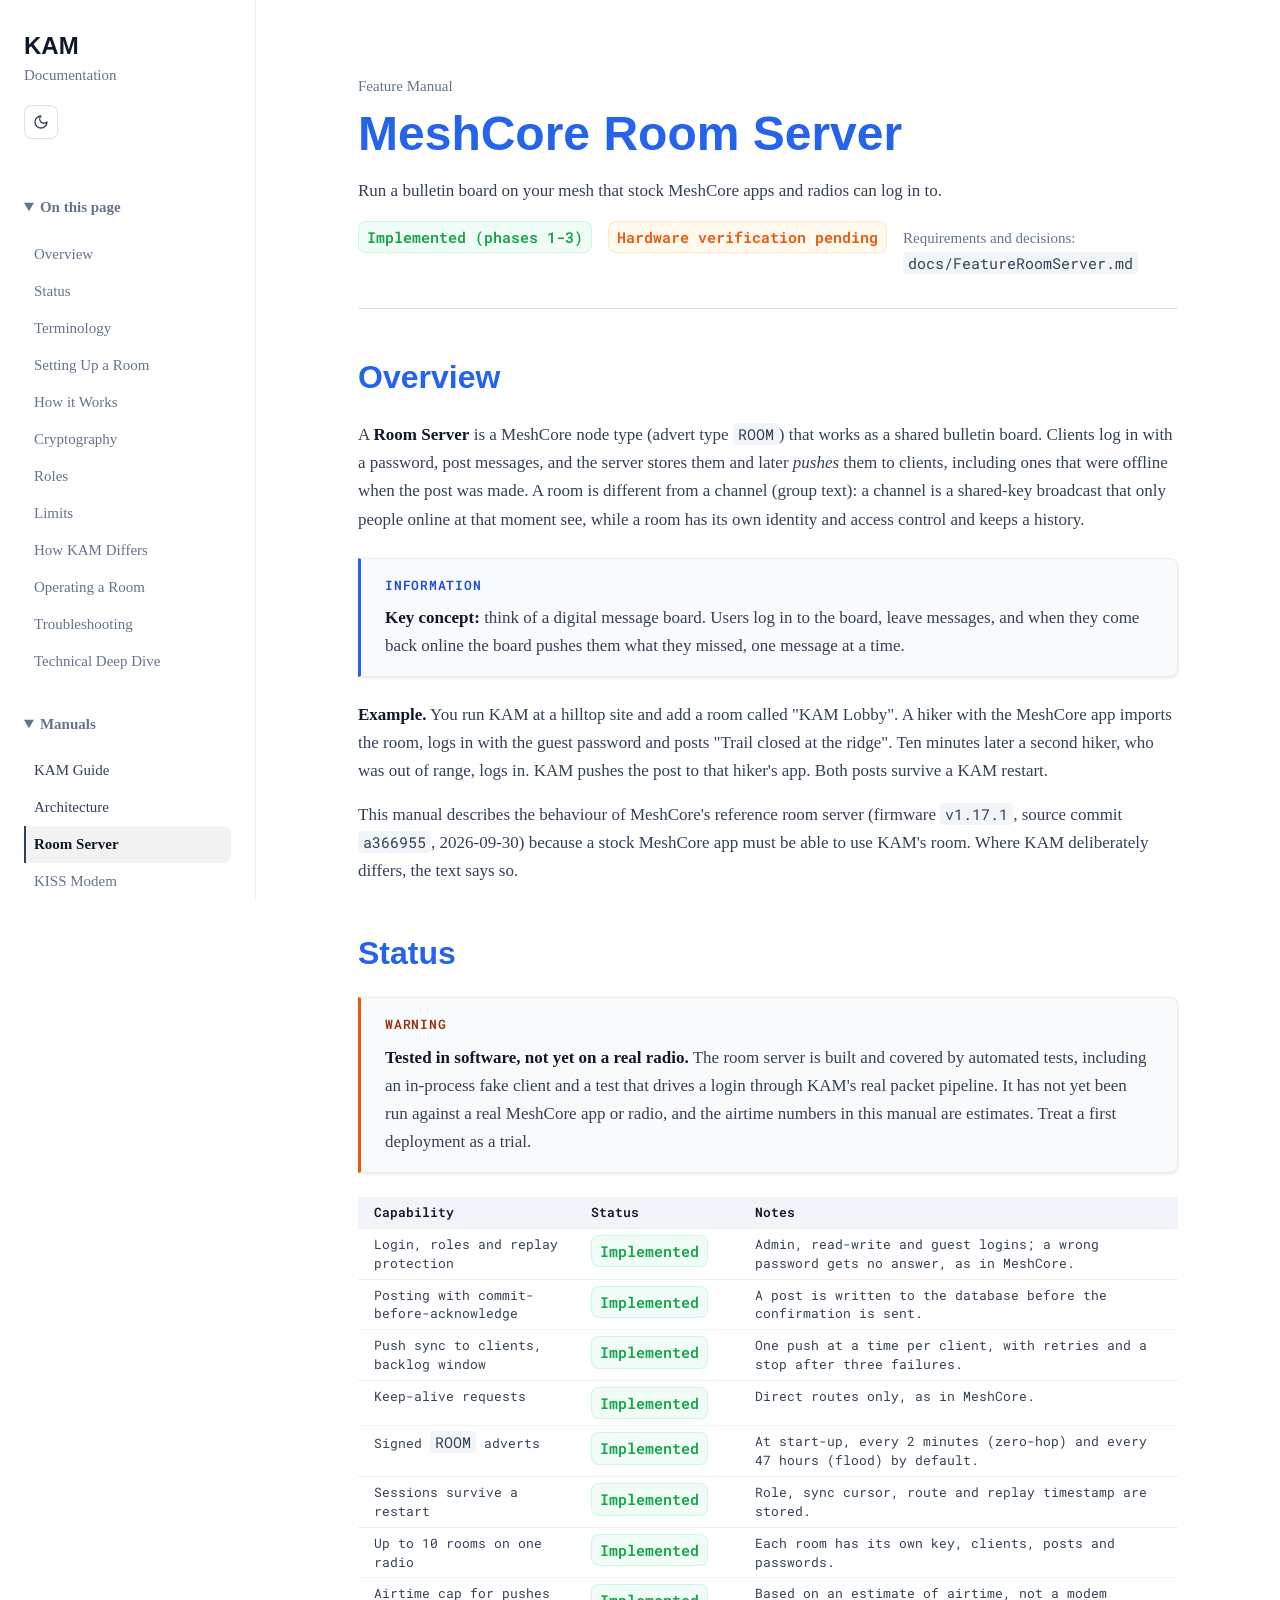
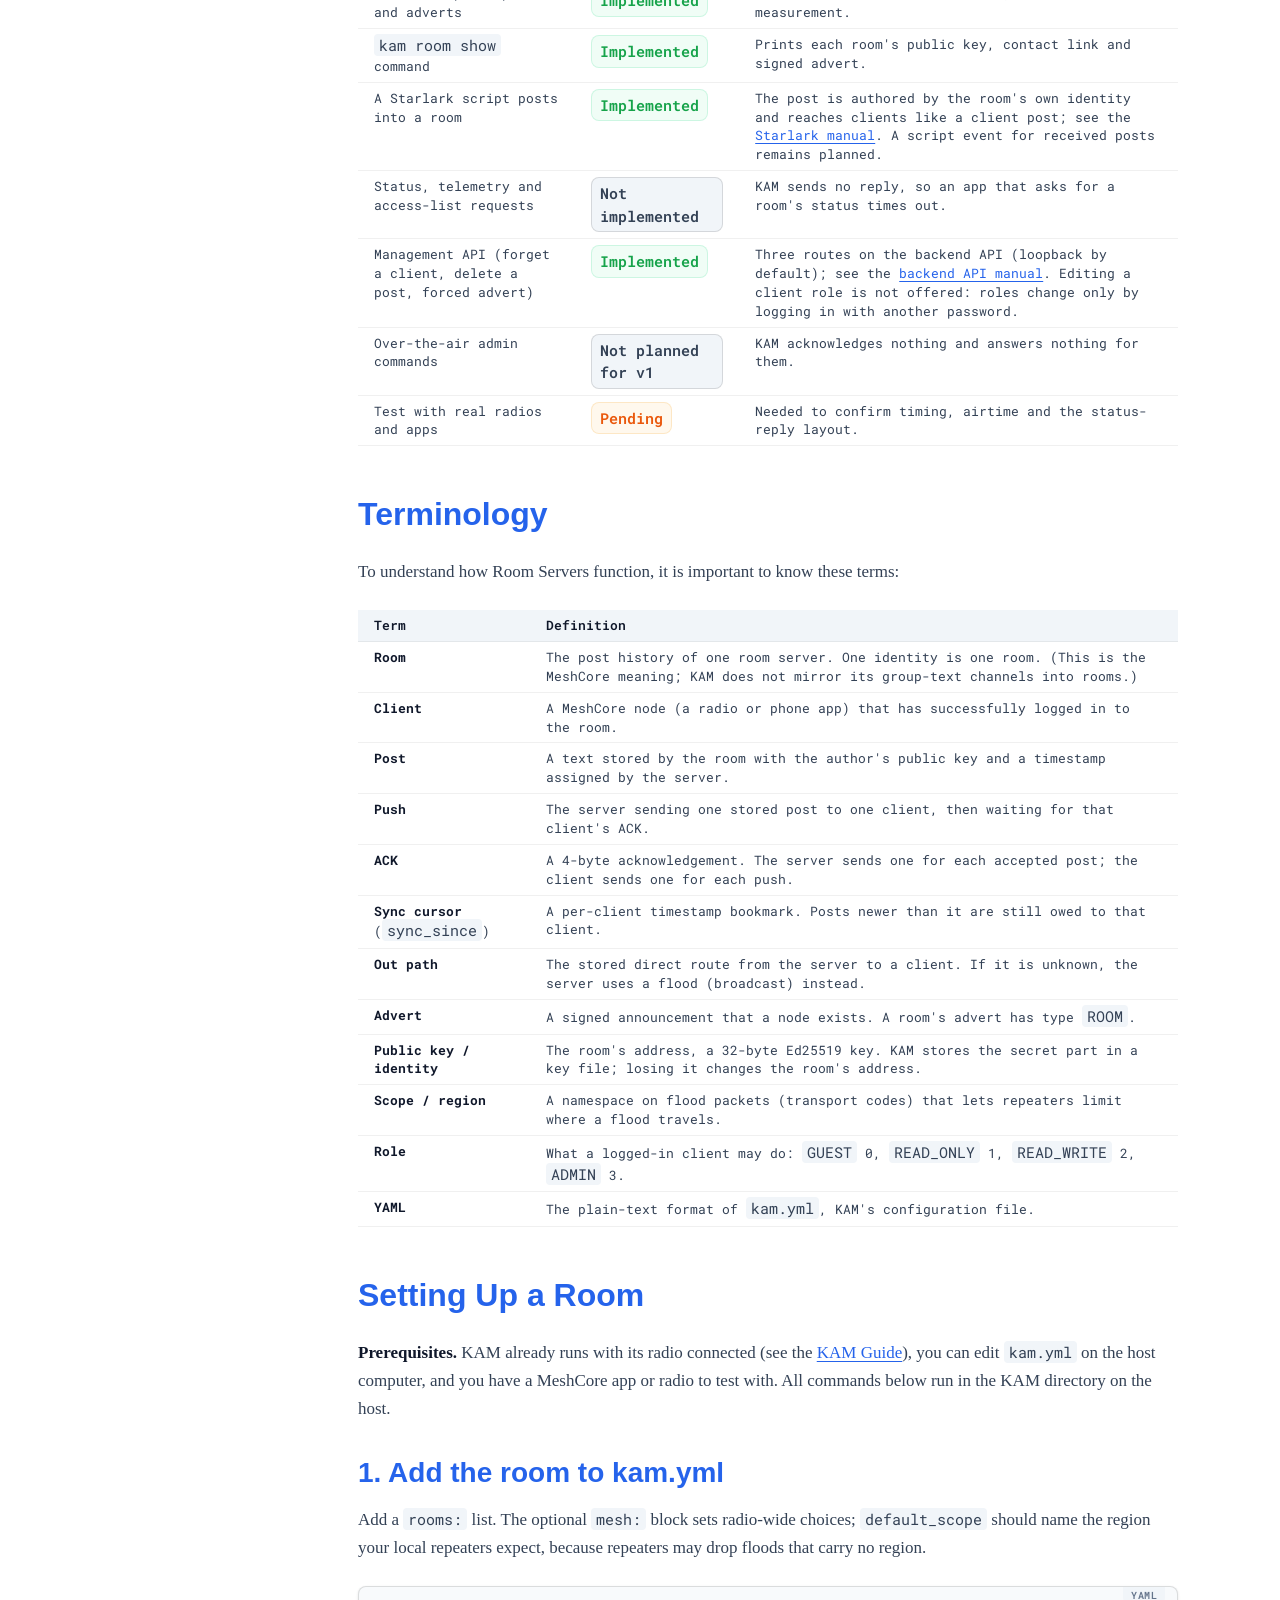
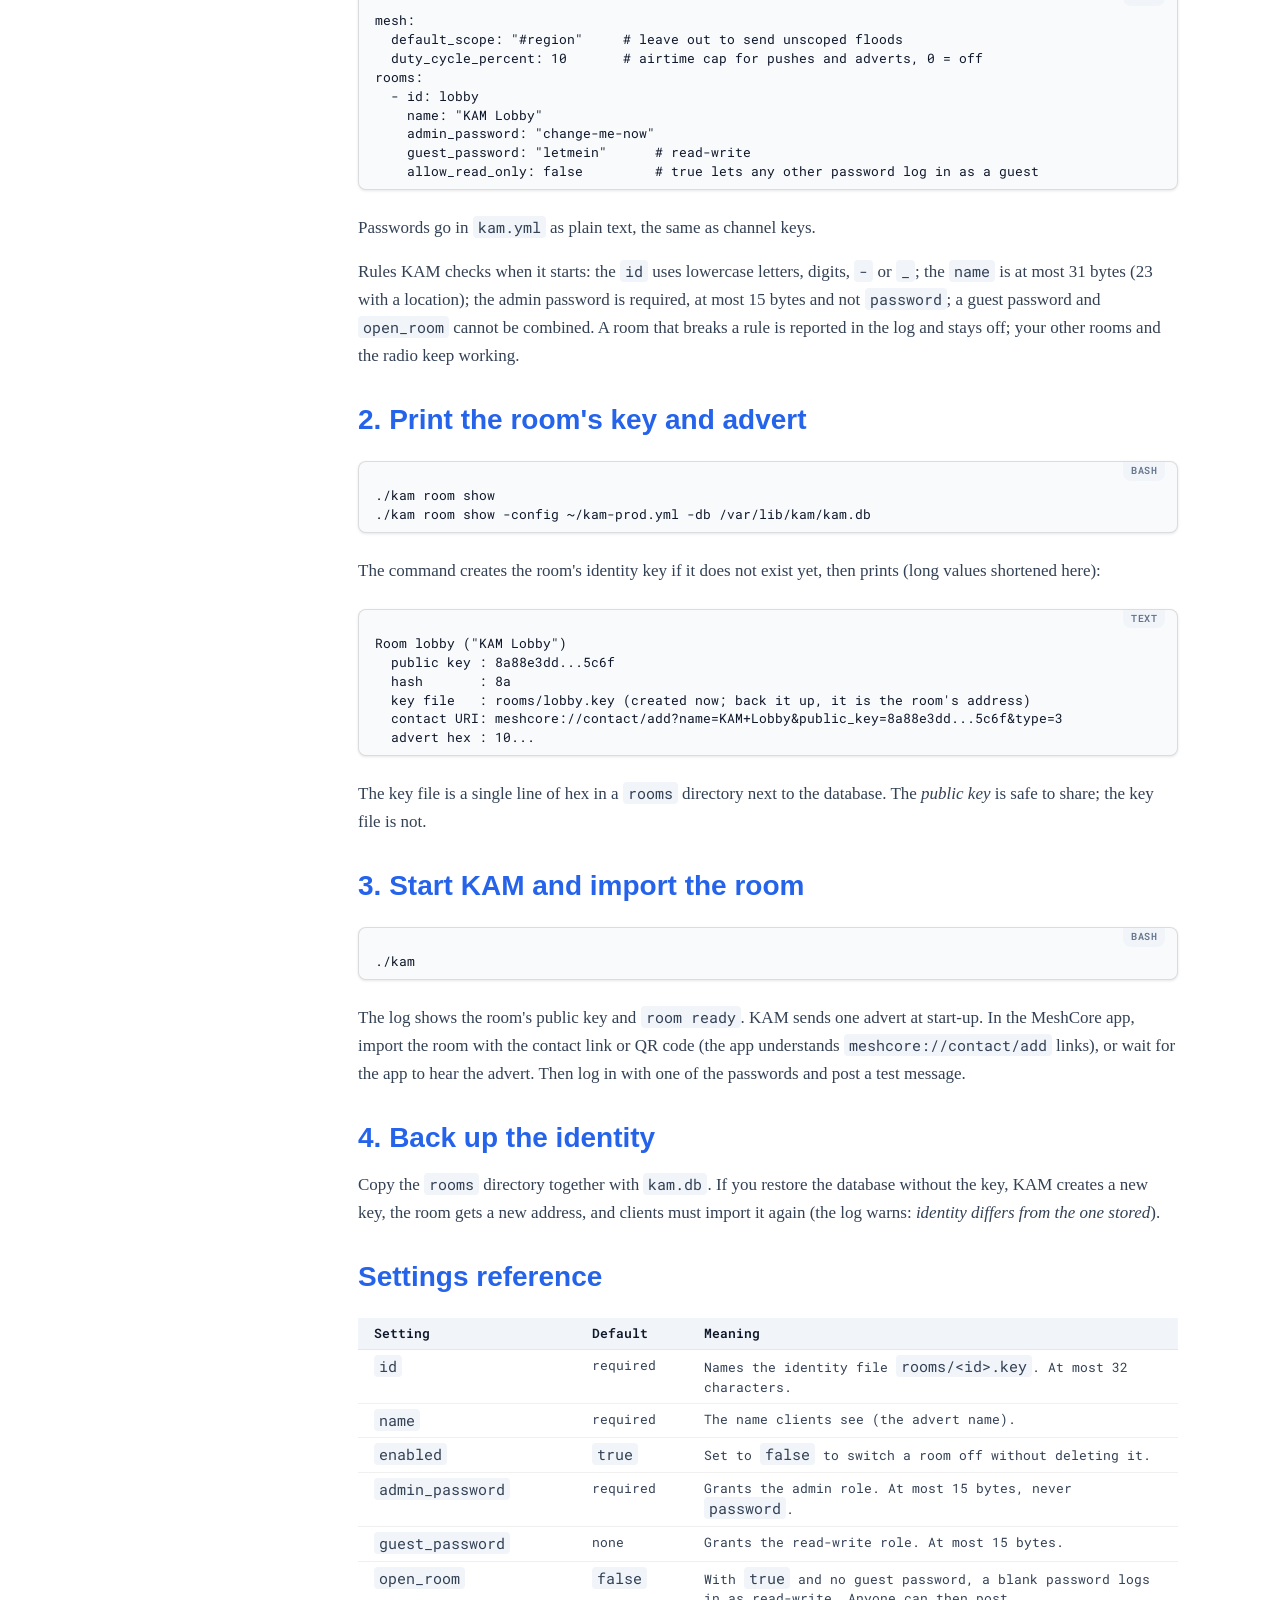
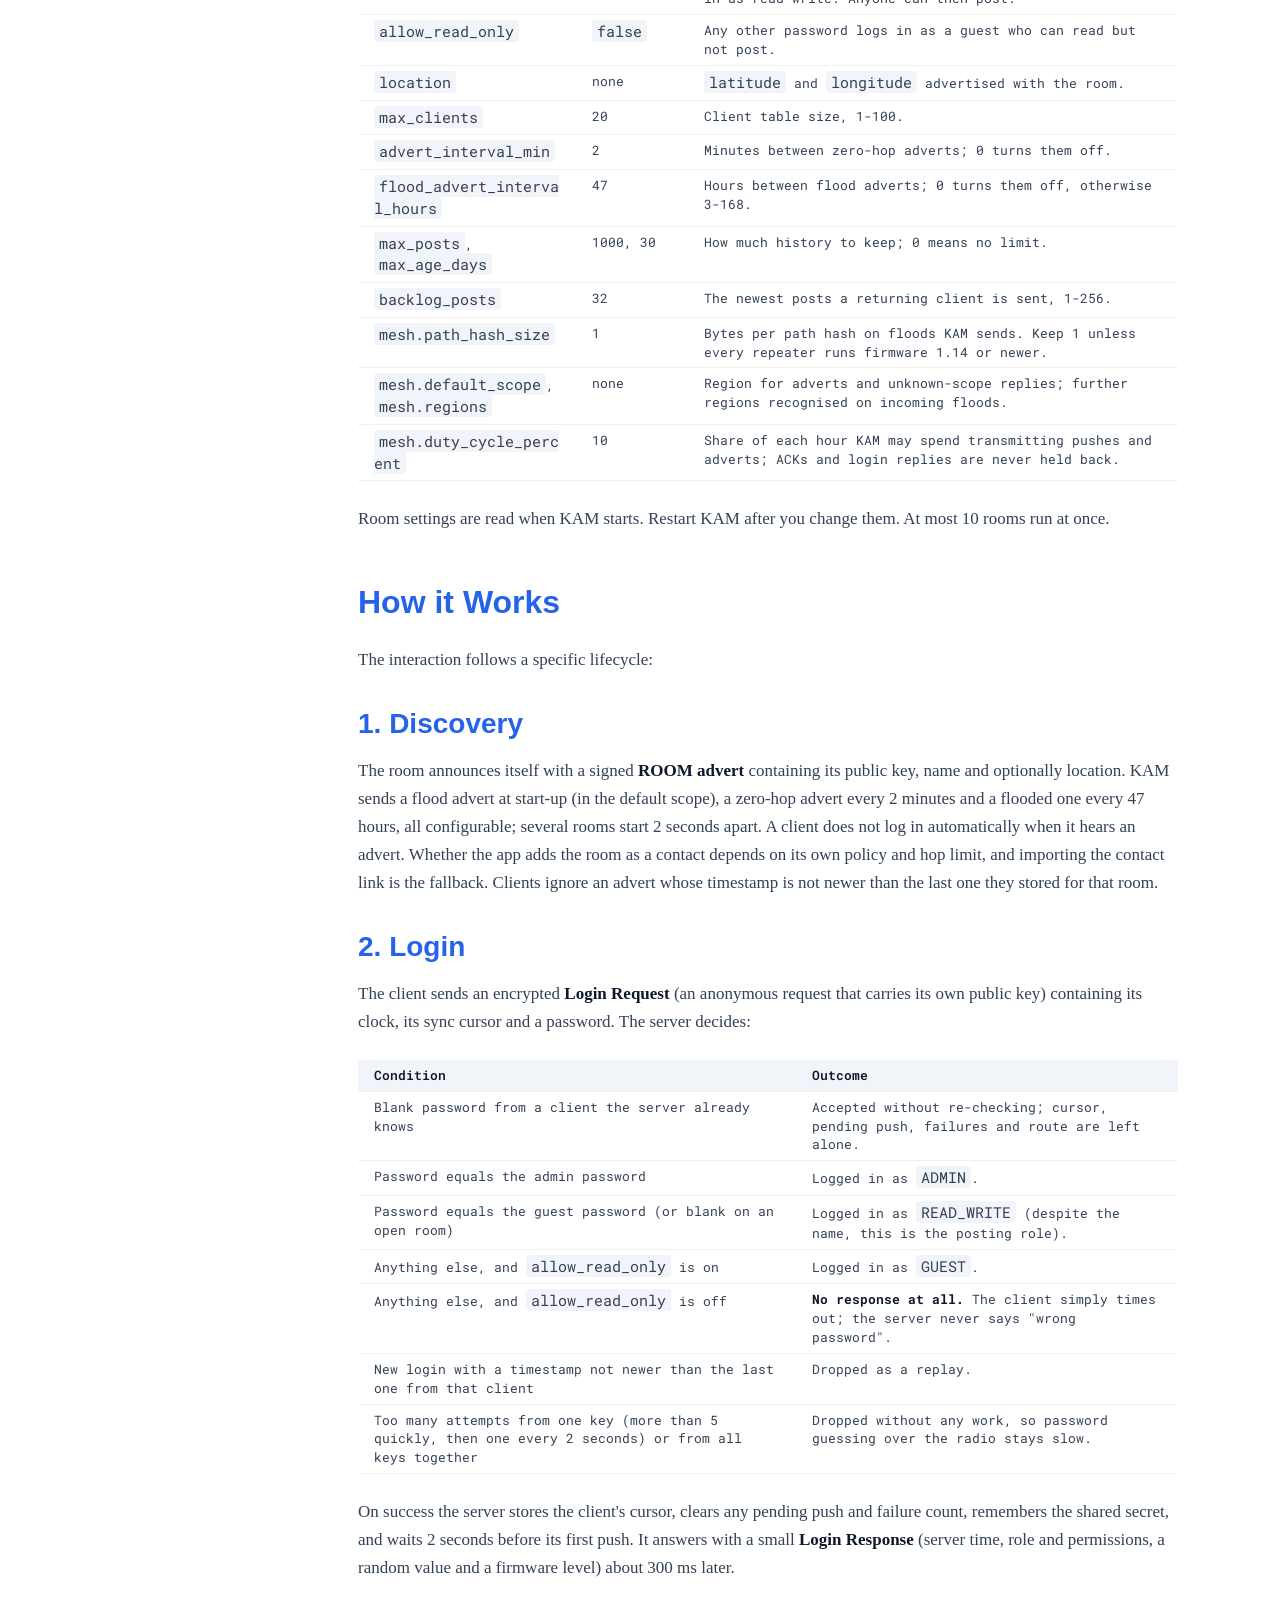
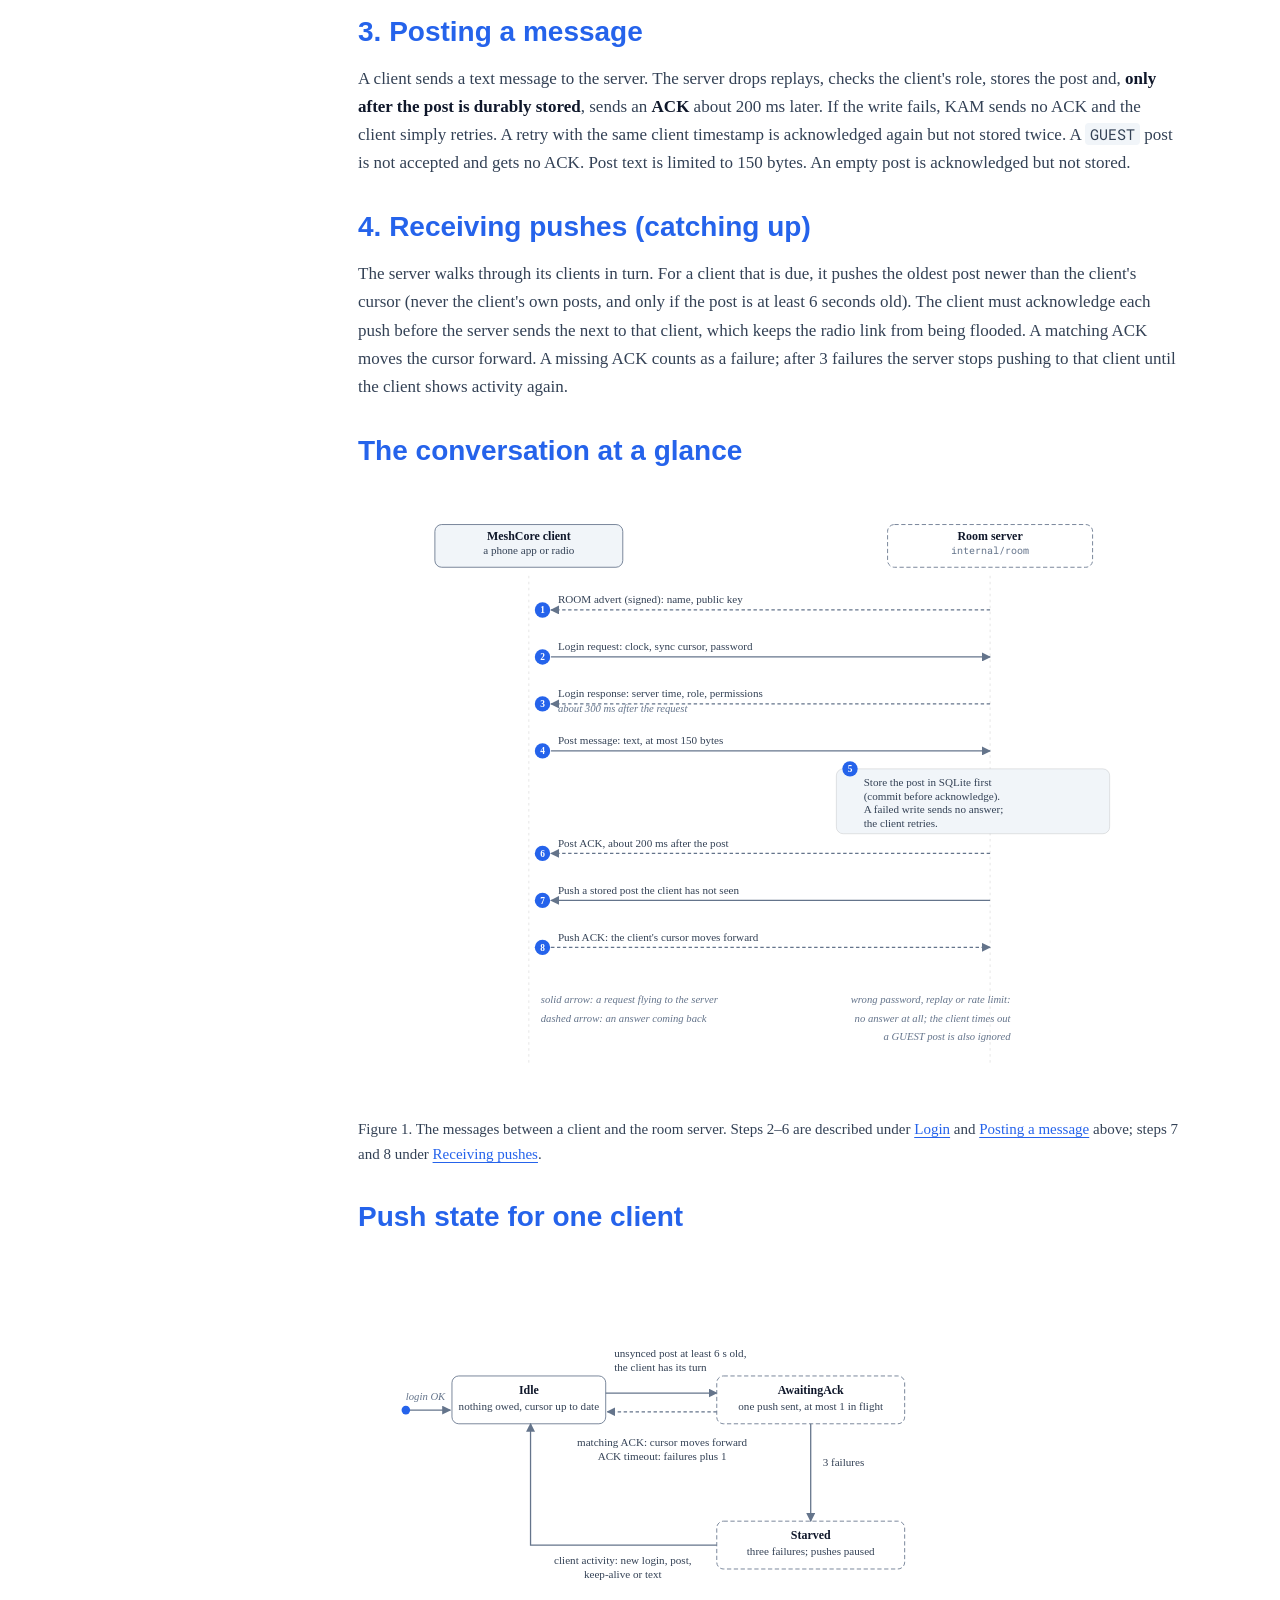
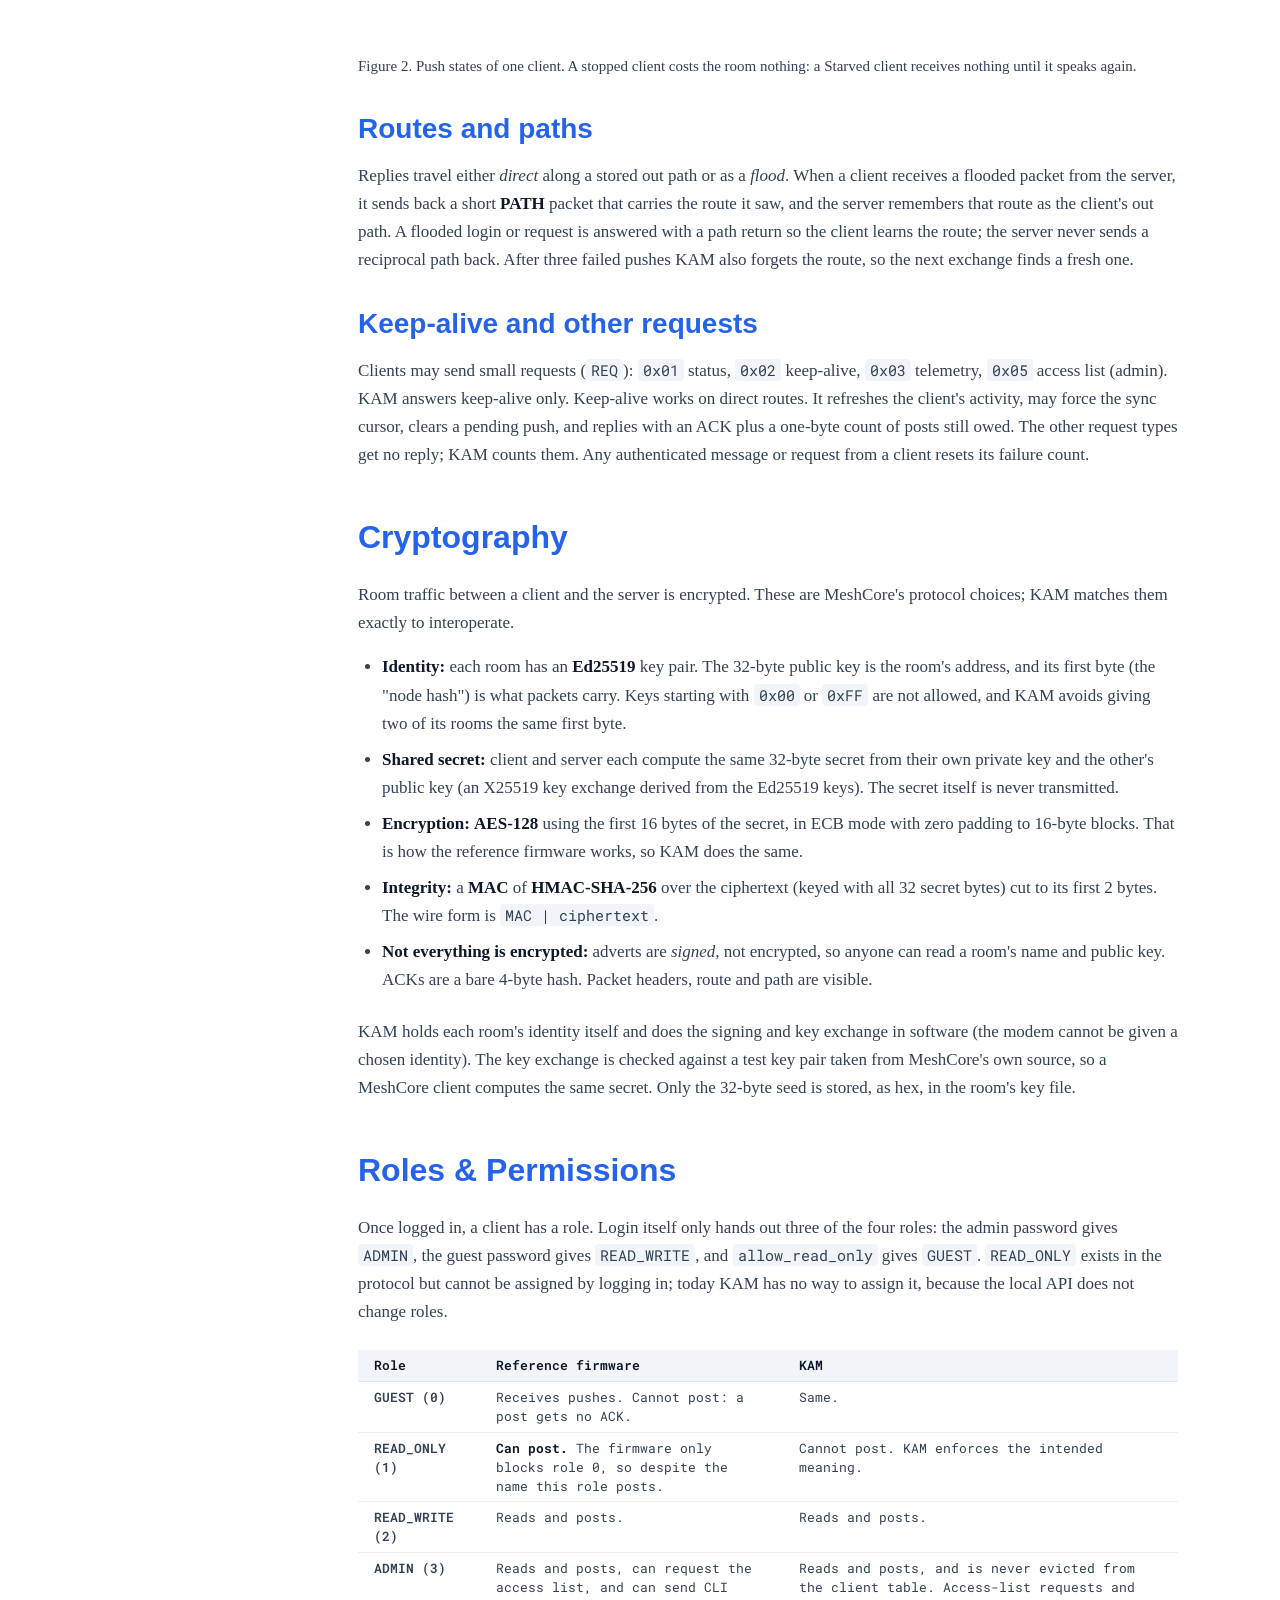
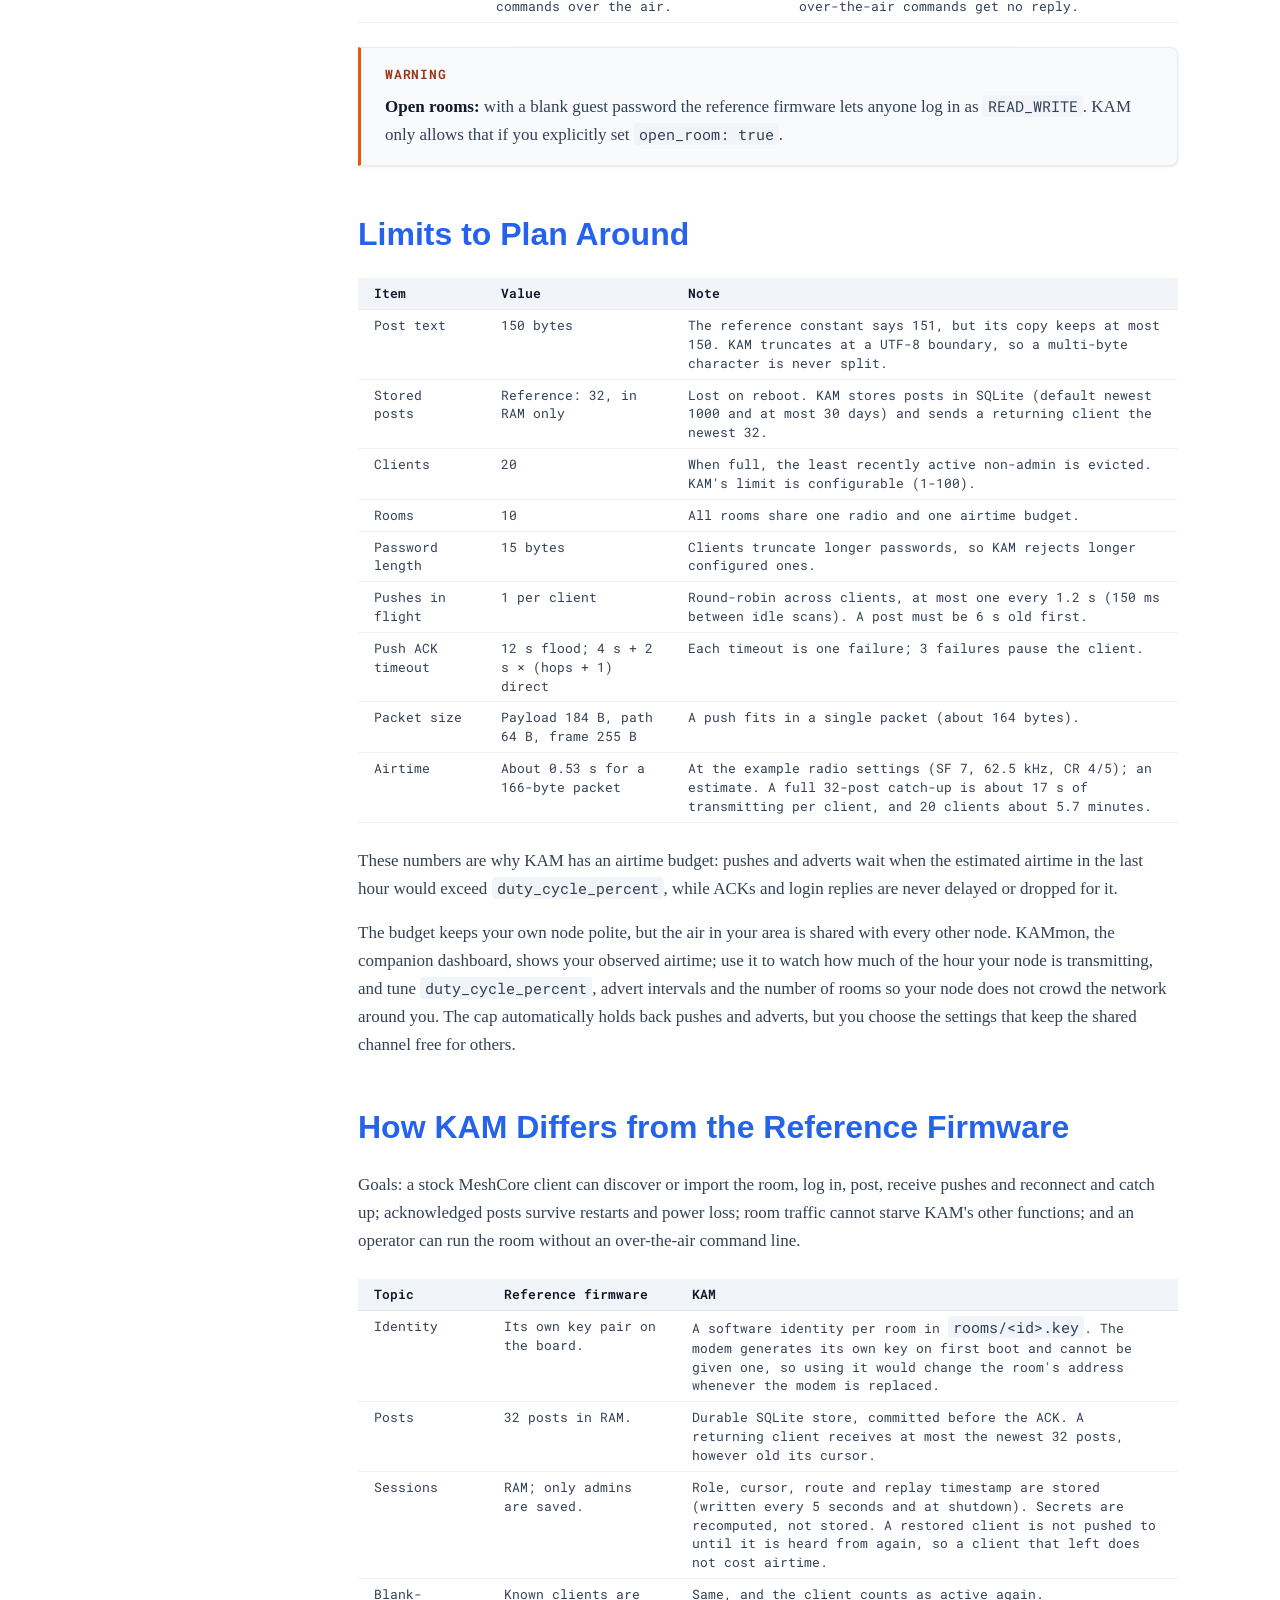
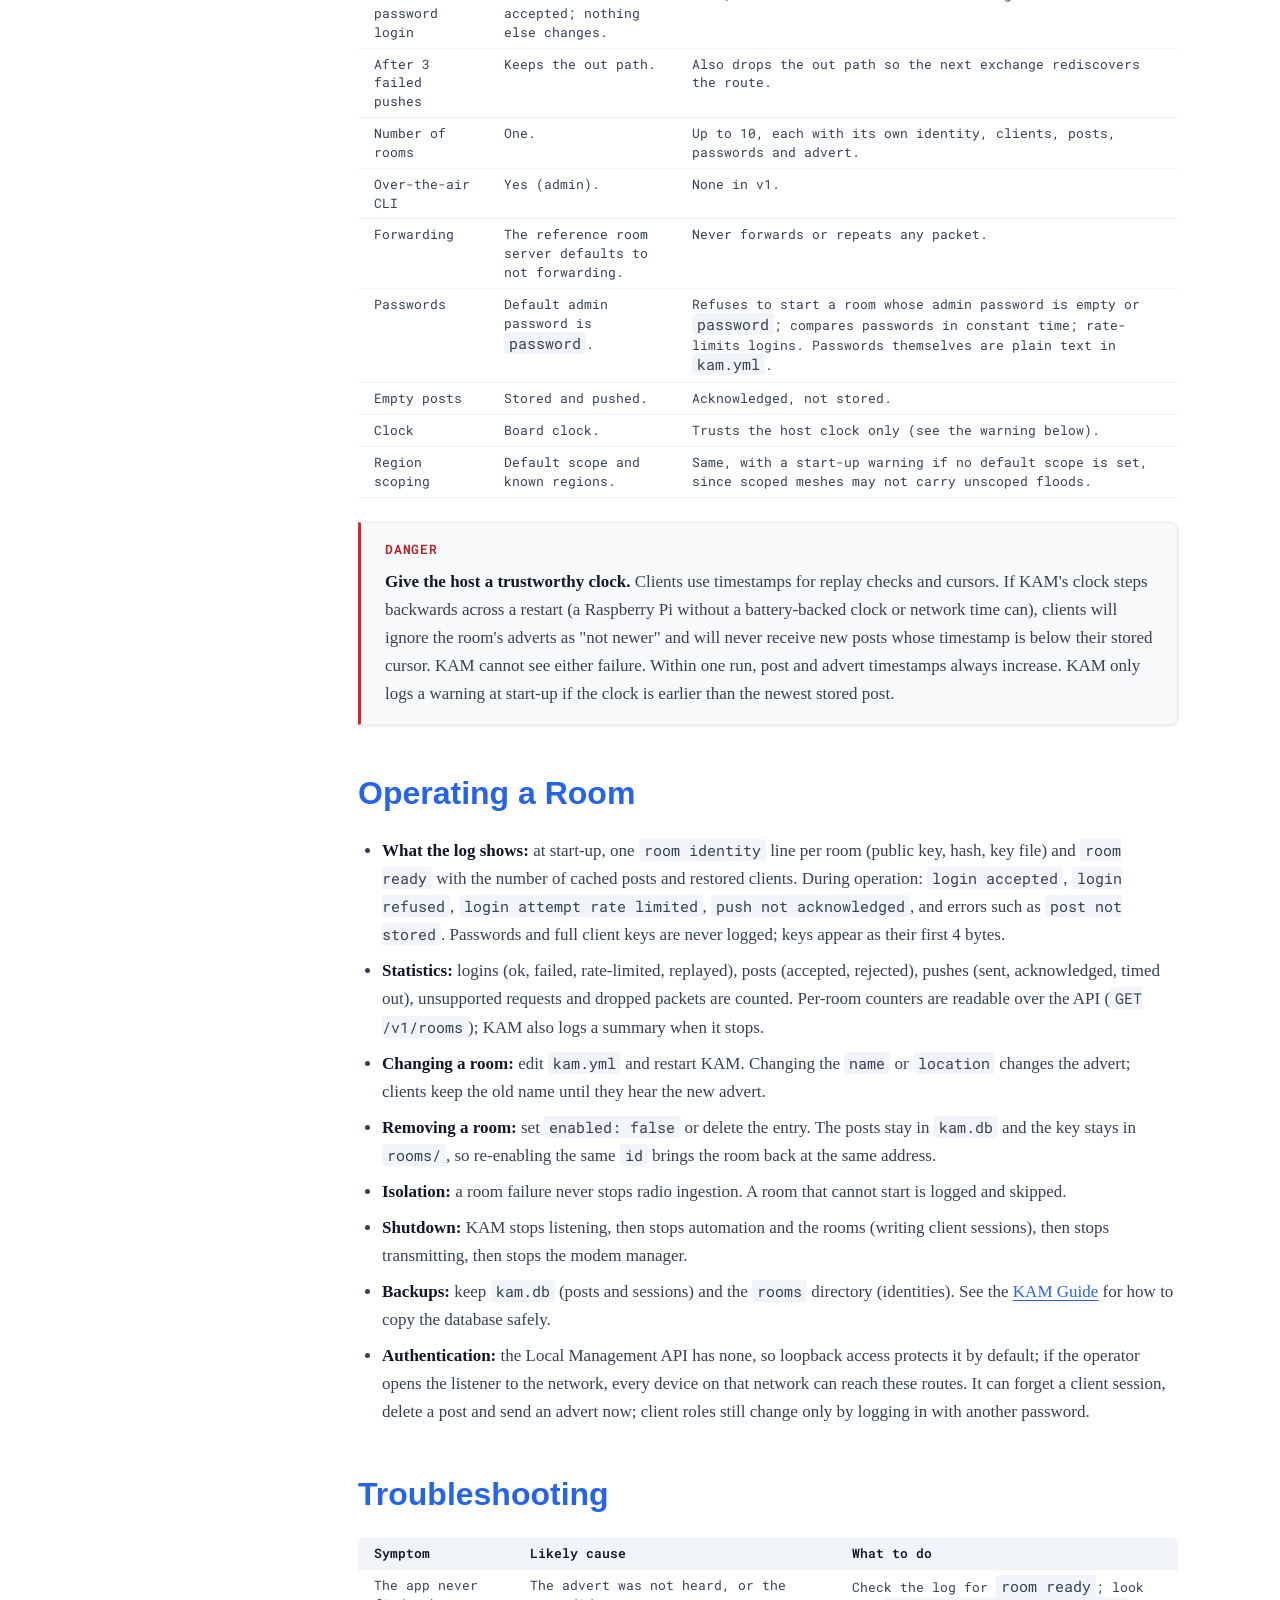
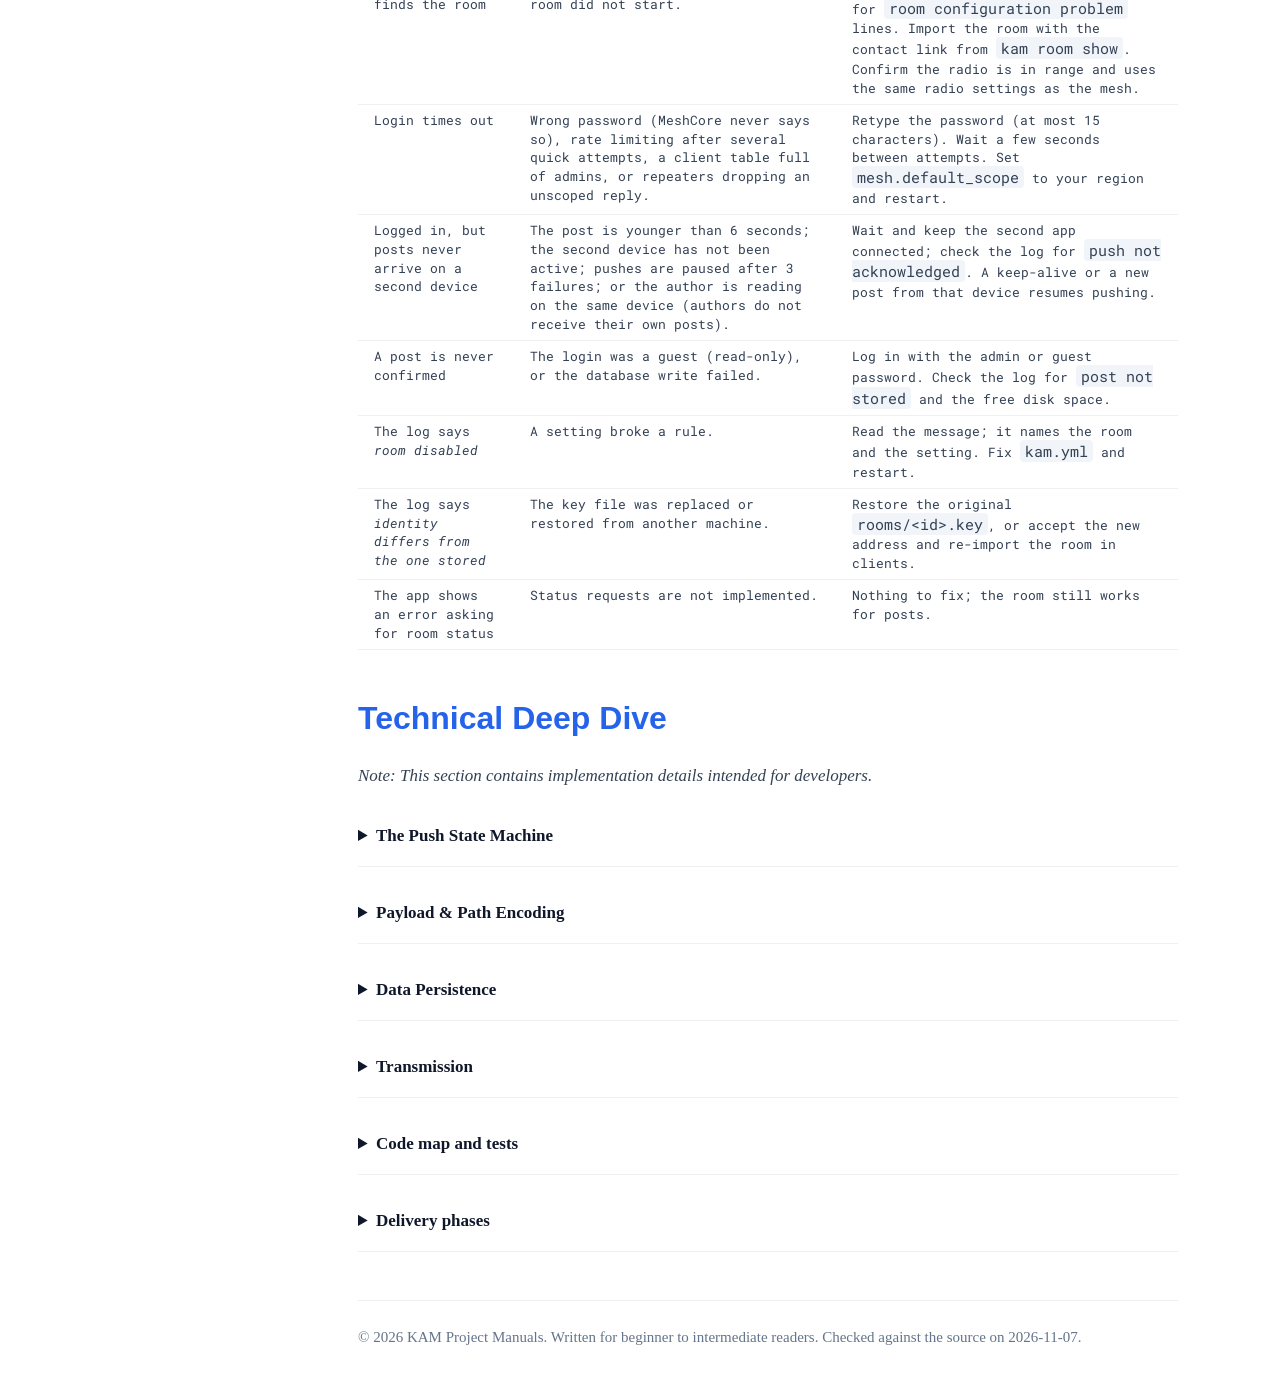
<file: docs/manuals/FeatureRoomServer.html>
<!DOCTYPE html>
<html lang="en" class="scroll-smooth">
<head>
    <meta charset="UTF-8">
    <meta name="viewport" content="width=device-width, initial-scale=1.0">
    <title>Room Server Manual</title>
    <link href="manuals.css" rel="stylesheet">
    <script>try{var t=localStorage.getItem("kam-theme");if(t?t==="dark":matchMedia("(prefers-color-scheme: dark)").matches)document.documentElement.dataset.theme="dark"}catch(e){}</script>
    <script src="manuals.js" defer></script>
</head>
<body>
    <a class="skip-link" href="#main-content">Skip to content</a>
    <!-- Sidebar -->
    <aside>
        <div class="manual-brand"><strong>KAM</strong><span>Documentation</span><button class="theme-toggle" type="button" aria-label="Switch to dark mode"><svg class="icon-moon" viewBox="0 0 24 24" aria-hidden="true" focusable="false"><path d="M12 3a6 6 0 0 0 9 9 9 9 0 1 1-9-9Z"/></svg><svg class="icon-sun" viewBox="0 0 24 24" aria-hidden="true" focusable="false"><circle cx="12" cy="12" r="4"/><path d="M12 2v2M12 20v2M4.93 4.93l1.41 1.41M17.66 17.66l1.41 1.41M2 12h2M20 12h2M6.34 17.66l-1.41 1.41M19.07 4.93l-1.41 1.41"/></svg></button>
</div>
        <details class="manual-navigation" open>
        <summary>Contents</summary>
        <details class="navigation-section" open>
        <summary>On this page</summary>
        <nav class="space-y-3" aria-label="On this page">
            <a href="#overview" class="block text-sm text-slate-600 hover:text-blue-600 transition">Overview</a>
            <a href="#status" class="block text-sm text-slate-600 hover:text-blue-600 transition">Status</a>
            <a href="#terminology" class="block text-sm text-slate-600 hover:text-blue-600 transition">Terminology</a>
            <a href="#setup" class="block text-sm text-slate-600 hover:text-blue-600 transition">Setting Up a Room</a>
            <a href="#workflow" class="block text-sm text-slate-600 hover:text-blue-600 transition">How it Works</a>
            <a href="#cryptography" class="block text-sm text-slate-600 hover:text-blue-600 transition">Cryptography</a>
            <a href="#roles" class="block text-sm text-slate-600 hover:text-blue-600 transition">Roles</a>
            <a href="#limits" class="block text-sm text-slate-600 hover:text-blue-600 transition">Limits</a>
            <a href="#kam-differences" class="block text-sm text-slate-600 hover:text-blue-600 transition">How KAM Differs</a>
            <a href="#operations" class="block text-sm text-slate-600 hover:text-blue-600 transition">Operating a Room</a>
            <a href="#troubleshooting" class="block text-sm text-slate-600 hover:text-blue-600 transition">Troubleshooting</a>
            <a href="#technical" class="block text-sm text-slate-600 hover:text-blue-600 transition">Technical Deep Dive</a>
        </nav>
        </details>
        <details class="navigation-section" open>
        <summary>Manuals</summary>
        <nav class="space-y-3" aria-label="Manuals">
            <a href="KAM.html">KAM Guide</a>
            <a href="Architecture.html">Architecture</a>
            <a href="FeatureRoomServer.html" aria-current="page">Room Server</a>
            <a href="FeatureKissModem.html" class="block text-sm text-slate-600 hover:text-blue-600 transition">KISS Modem</a>
            <a href="FeatureStarlark.html" class="block text-sm text-slate-600 hover:text-blue-600 transition">Starlark Automations</a>
            <a href="FeatureMonitorApi.html">Backend API</a>
        </nav>
        </details>
        </details>
    </aside>

    <!-- Main Content -->
    <main id="main-content" tabindex="-1">
        <header>
            <span>Feature Manual</span>
            <h1>MeshCore Room Server</h1>
            <p>Run a bulletin board on your mesh that stock MeshCore apps and radios can log in to.</p>
            <p class="mt-4"><span class="badge badge-green">Implemented (phases 1-3)</span> <span class="badge badge-amber">Hardware verification pending</span> <span class="text-sm text-slate-500 ml-2">Requirements and decisions: <code>docs/FeatureRoomServer.md</code></span></p>
        </header>

        <article class="prose prose-slate max-w-none">

            <!-- Overview -->
            <section id="overview">
                <h2>Overview</h2>
                <p>A <strong class="text-blue-600">Room Server</strong> is a MeshCore node type (advert type <code>ROOM</code>) that works as a shared bulletin board. Clients log in with a password, post messages, and the server stores them and later <em>pushes</em> them to clients, including ones that were offline when the post was made. A room is different from a channel (group text): a channel is a shared-key broadcast that only people online at that moment see, while a room has its own identity and access control and keeps a history.</p>

                <div class="info-box info-box-blue">
                    <strong class="text-blue-700">Key concept:</strong> think of a digital message board. Users log in to the board, leave messages, and when they come back online the board pushes them what they missed, one message at a time.
                </div>

                <p><strong>Example.</strong> You run KAM at a hilltop site and add a room called "KAM Lobby". A hiker with the MeshCore app imports the room, logs in with the guest password and posts "Trail closed at the ridge". Ten minutes later a second hiker, who was out of range, logs in. KAM pushes the post to that hiker's app. Both posts survive a KAM restart.</p>

                <p>This manual describes the behaviour of MeshCore's reference room server (firmware <code>v1.17.1</code>, source commit <code>a366955</code>, 2026-09-30) because a stock MeshCore app must be able to use KAM's room. Where KAM deliberately differs, the text says so.</p>
            </section>

            <!-- Status -->
            <section id="status">
                <h2>Status</h2>
                <div class="info-box info-box-amber">
                    <strong>Tested in software, not yet on a real radio.</strong> The room server is built and covered by automated tests, including an in-process fake client and a test that drives a login through KAM's real packet pipeline. It has not yet been run against a real MeshCore app or radio, and the airtime numbers in this manual are estimates. Treat a first deployment as a trial.
                </div>
                <table>
                    <thead><tr><th>Capability</th><th>Status</th><th>Notes</th></tr></thead>
                    <tbody>
                        <tr><td>Login, roles and replay protection</td><td><span class="badge badge-green">Implemented</span></td><td>Admin, read-write and guest logins; a wrong password gets no answer, as in MeshCore.</td></tr>
                        <tr><td>Posting with commit-before-acknowledge</td><td><span class="badge badge-green">Implemented</span></td><td>A post is written to the database before the confirmation is sent.</td></tr>
                        <tr><td>Push sync to clients, backlog window</td><td><span class="badge badge-green">Implemented</span></td><td>One push at a time per client, with retries and a stop after three failures.</td></tr>
                        <tr><td>Keep-alive requests</td><td><span class="badge badge-green">Implemented</span></td><td>Direct routes only, as in MeshCore.</td></tr>
                        <tr><td>Signed <code>ROOM</code> adverts</td><td><span class="badge badge-green">Implemented</span></td><td>At start-up, every 2 minutes (zero-hop) and every 47 hours (flood) by default.</td></tr>
                        <tr><td>Sessions survive a restart</td><td><span class="badge badge-green">Implemented</span></td><td>Role, sync cursor, route and replay timestamp are stored.</td></tr>
                        <tr><td>Up to 10 rooms on one radio</td><td><span class="badge badge-green">Implemented</span></td><td>Each room has its own key, clients, posts and passwords.</td></tr>
                        <tr><td>Airtime cap for pushes and adverts</td><td><span class="badge badge-green">Implemented</span></td><td>Based on an estimate of airtime, not a modem measurement.</td></tr>
                        <tr><td><code>kam room show</code> command</td><td><span class="badge badge-green">Implemented</span></td><td>Prints each room's public key, contact link and signed advert.</td></tr>
                        <tr><td>A Starlark script posts into a room</td><td><span class="badge badge-green">Implemented</span></td><td>The post is authored by the room's own identity and reaches clients like a client post; see the <a href="FeatureStarlark.html#capabilities">Starlark manual</a>. A script event for received posts remains planned.</td></tr>
                        <tr><td>Status, telemetry and access-list requests</td><td><span class="badge badge-slate">Not implemented</span></td><td>KAM sends no reply, so an app that asks for a room's status times out.</td></tr>
                        <tr><td>Management API (forget a client, delete a post, forced advert)</td><td><span class="badge badge-green">Implemented</span></td><td>Three routes on the backend API (loopback by default); see the <a href="FeatureMonitorApi.html">backend API manual</a>. Editing a client role is not offered: roles change only by logging in with another password.</td></tr>
                        <tr><td>Over-the-air admin commands</td><td><span class="badge badge-slate">Not planned for v1</span></td><td>KAM acknowledges nothing and answers nothing for them.</td></tr>
                        <tr><td>Test with real radios and apps</td><td><span class="badge badge-amber">Pending</span></td><td>Needed to confirm timing, airtime and the status-reply layout.</td></tr>
                    </tbody>
                </table>
            </section>

            <!-- Terminology -->
            <section id="terminology">
                <h2>Terminology</h2>
                <p>To understand how Room Servers function, it is important to know these terms:</p>
                <table>
                    <thead>
                        <tr>
                            <th>Term</th>
                            <th>Definition</th>
                        </tr>
                    </thead>
                    <tbody>
                        <tr><td><strong>Room</strong></td><td>The post history of one room server. One identity is one room. (This is the MeshCore meaning; KAM does not mirror its group-text channels into rooms.)</td></tr>
                        <tr><td><strong>Client</strong></td><td>A MeshCore node (a radio or phone app) that has successfully logged in to the room.</td></tr>
                        <tr><td><strong>Post</strong></td><td>A text stored by the room with the author's public key and a timestamp assigned by the server.</td></tr>
                        <tr><td><strong>Push</strong></td><td>The server sending one stored post to one client, then waiting for that client's ACK.</td></tr>
                        <tr><td><strong>ACK</strong></td><td>A 4-byte acknowledgement. The server sends one for each accepted post; the client sends one for each push.</td></tr>
                        <tr><td><strong>Sync cursor</strong> (<code>sync_since</code>)</td><td>A per-client timestamp bookmark. Posts newer than it are still owed to that client.</td></tr>
                        <tr><td><strong>Out path</strong></td><td>The stored direct route from the server to a client. If it is unknown, the server uses a flood (broadcast) instead.</td></tr>
                        <tr><td><strong>Advert</strong></td><td>A signed announcement that a node exists. A room's advert has type <code>ROOM</code>.</td></tr>
                        <tr><td><strong>Public key / identity</strong></td><td>The room's address, a 32-byte Ed25519 key. KAM stores the secret part in a key file; losing it changes the room's address.</td></tr>
                        <tr><td><strong>Scope / region</strong></td><td>A namespace on flood packets (transport codes) that lets repeaters limit where a flood travels.</td></tr>
                        <tr><td><strong>Role</strong></td><td>What a logged-in client may do: <code>GUEST</code> 0, <code>READ_ONLY</code> 1, <code>READ_WRITE</code> 2, <code>ADMIN</code> 3.</td></tr>
                        <tr><td><strong>YAML</strong></td><td>The plain-text format of <code>kam.yml</code>, KAM's configuration file.</td></tr>
                    </tbody>
                </table>
            </section>

            <!-- Setup -->
            <section id="setup">
                <h2>Setting Up a Room</h2>
                <p><strong>Prerequisites.</strong> KAM already runs with its radio connected (see the <a href="KAM.html">KAM Guide</a>), you can edit <code>kam.yml</code> on the host computer, and you have a MeshCore app or radio to test with. All commands below run in the KAM directory on the host.</p>

                <h3>1. Add the room to kam.yml</h3>
                <p>Add a <code>rooms:</code> list. The optional <code>mesh:</code> block sets radio-wide choices; <code>default_scope</code> should name the region your local repeaters expect, because repeaters may drop floods that carry no region.</p>
                <pre><code class="language-yaml">mesh:
  default_scope: "#region"     # leave out to send unscoped floods
  duty_cycle_percent: 10       # airtime cap for pushes and adverts, 0 = off
rooms:
  - id: lobby
    name: "KAM Lobby"
    admin_password: "change-me-now"
    guest_password: "letmein"      # read-write
    allow_read_only: false         # true lets any other password log in as a guest</code></pre>
                <p>Passwords go in <code>kam.yml</code> as plain text, the same as channel keys.</p>
                <p>Rules KAM checks when it starts: the <code>id</code> uses lowercase letters, digits, <code>-</code> or <code>_</code>; the <code>name</code> is at most 31 bytes (23 with a location); the admin password is required, at most 15 bytes and not <code>password</code>; a guest password and <code>open_room</code> cannot be combined. A room that breaks a rule is reported in the log and stays off; your other rooms and the radio keep working.</p>

                <h3>2. Print the room's key and advert</h3>
                <pre><code class="language-bash">./kam room show
./kam room show -config ~/kam-prod.yml -db /var/lib/kam/kam.db</code></pre>
                <p>The command creates the room's identity key if it does not exist yet, then prints (long values shortened here):</p>
                <pre><code class="language-text">Room lobby ("KAM Lobby")
  public key : 8a88e3dd...5c6f
  hash       : 8a
  key file   : rooms/lobby.key (created now; back it up, it is the room's address)
  contact URI: meshcore://contact/add?name=KAM+Lobby&amp;public_key=8a88e3dd...5c6f&amp;type=3
  advert hex : 10...</code></pre>
                <p>The key file is a single line of hex in a <code>rooms</code> directory next to the database. The <em>public key</em> is safe to share; the key file is not.</p>

                <h3>3. Start KAM and import the room</h3>
                <pre><code class="language-bash">./kam</code></pre>
                <p>The log shows the room's public key and <code>room ready</code>. KAM sends one advert at start-up. In the MeshCore app, import the room with the contact link or QR code (the app understands <code>meshcore://contact/add</code> links), or wait for the app to hear the advert. Then log in with one of the passwords and post a test message.</p>

                <h3>4. Back up the identity</h3>
                <p>Copy the <code>rooms</code> directory together with <code>kam.db</code>. If you restore the database without the key, KAM creates a new key, the room gets a new address, and clients must import it again (the log warns: <em>identity differs from the one stored</em>).</p>

                <h3>Settings reference</h3>
                <table>
                    <thead><tr><th>Setting</th><th>Default</th><th>Meaning</th></tr></thead>
                    <tbody>
                        <tr><td><code>id</code></td><td>required</td><td>Names the identity file <code>rooms/&lt;id&gt;.key</code>. At most 32 characters.</td></tr>
                        <tr><td><code>name</code></td><td>required</td><td>The name clients see (the advert name).</td></tr>
                        <tr><td><code>enabled</code></td><td><code>true</code></td><td>Set to <code>false</code> to switch a room off without deleting it.</td></tr>
                        <tr><td><code>admin_password</code></td><td>required</td><td>Grants the admin role. At most 15 bytes, never <code>password</code>.</td></tr>
                        <tr><td><code>guest_password</code></td><td>none</td><td>Grants the read-write role. At most 15 bytes.</td></tr>
                        <tr><td><code>open_room</code></td><td><code>false</code></td><td>With <code>true</code> and no guest password, a blank password logs in as read-write. Anyone can then post.</td></tr>
                        <tr><td><code>allow_read_only</code></td><td><code>false</code></td><td>Any other password logs in as a guest who can read but not post.</td></tr>
                        <tr><td><code>location</code></td><td>none</td><td><code>latitude</code> and <code>longitude</code> advertised with the room.</td></tr>
                        <tr><td><code>max_clients</code></td><td>20</td><td>Client table size, 1-100.</td></tr>
                        <tr><td><code>advert_interval_min</code></td><td>2</td><td>Minutes between zero-hop adverts; 0 turns them off.</td></tr>
                        <tr><td><code>flood_advert_interval_hours</code></td><td>47</td><td>Hours between flood adverts; 0 turns them off, otherwise 3-168.</td></tr>
                        <tr><td><code>max_posts</code>, <code>max_age_days</code></td><td>1000, 30</td><td>How much history to keep; 0 means no limit.</td></tr>
                        <tr><td><code>backlog_posts</code></td><td>32</td><td>The newest posts a returning client is sent, 1-256.</td></tr>
                        <tr><td><code>mesh.path_hash_size</code></td><td>1</td><td>Bytes per path hash on floods KAM sends. Keep 1 unless every repeater runs firmware 1.14 or newer.</td></tr>
                        <tr><td><code>mesh.default_scope</code>, <code>mesh.regions</code></td><td>none</td><td>Region for adverts and unknown-scope replies; further regions recognised on incoming floods.</td></tr>
                        <tr><td><code>mesh.duty_cycle_percent</code></td><td>10</td><td>Share of each hour KAM may spend transmitting pushes and adverts; ACKs and login replies are never held back.</td></tr>
                    </tbody>
                </table>
                <p>Room settings are read when KAM starts. Restart KAM after you change them. At most 10 rooms run at once.</p>
            </section>

            <!-- Workflow -->
            <section id="workflow">
                <h2>How it Works</h2>
                <p>The interaction follows a specific lifecycle:</p>

                <h3>1. Discovery</h3>
                <p>The room announces itself with a signed <strong class="text-blue-600">ROOM advert</strong> containing its public key, name and optionally location. KAM sends a flood advert at start-up (in the default scope), a zero-hop advert every 2 minutes and a flooded one every 47 hours, all configurable; several rooms start 2 seconds apart. A client does not log in automatically when it hears an advert. Whether the app adds the room as a contact depends on its own policy and hop limit, and importing the contact link is the fallback. Clients ignore an advert whose timestamp is not newer than the last one they stored for that room.</p>

                <h3>2. Login</h3>
                <p>The client sends an encrypted <strong class="text-blue-600">Login Request</strong> (an anonymous request that carries its own public key) containing its clock, its sync cursor and a password. The server decides:</p>
                <table>
                    <thead><tr><th>Condition</th><th>Outcome</th></tr></thead>
                    <tbody>
                        <tr><td>Blank password from a client the server already knows</td><td>Accepted without re-checking; cursor, pending push, failures and route are left alone.</td></tr>
                        <tr><td>Password equals the admin password</td><td>Logged in as <code>ADMIN</code>.</td></tr>
                        <tr><td>Password equals the guest password (or blank on an open room)</td><td>Logged in as <code>READ_WRITE</code> (despite the name, this is the posting role).</td></tr>
                        <tr><td>Anything else, and <code>allow_read_only</code> is on</td><td>Logged in as <code>GUEST</code>.</td></tr>
                        <tr><td>Anything else, and <code>allow_read_only</code> is off</td><td><strong>No response at all.</strong> The client simply times out; the server never says "wrong password".</td></tr>
                        <tr><td>New login with a timestamp not newer than the last one from that client</td><td>Dropped as a replay.</td></tr>
                        <tr><td>Too many attempts from one key (more than 5 quickly, then one every 2 seconds) or from all keys together</td><td>Dropped without any work, so password guessing over the radio stays slow.</td></tr>
                    </tbody>
                </table>
                <p>On success the server stores the client's cursor, clears any pending push and failure count, remembers the shared secret, and waits 2 seconds before its first push. It answers with a small <strong>Login Response</strong> (server time, role and permissions, a random value and a firmware level) about 300 ms later.</p>

                <h3>3. Posting a message</h3>
                <p>A client sends a text message to the server. The server drops replays, checks the client's role, stores the post and, <strong>only after the post is durably stored</strong>, sends an <strong class="text-blue-600">ACK</strong> about 200 ms later. If the write fails, KAM sends no ACK and the client simply retries. A retry with the same client timestamp is acknowledged again but not stored twice. A <code>GUEST</code> post is not accepted and gets no ACK. Post text is limited to 150 bytes. An empty post is acknowledged but not stored.</p>

                <h3>4. Receiving pushes (catching up)</h3>
                <p>The server walks through its clients in turn. For a client that is due, it pushes the oldest post newer than the client's cursor (never the client's own posts, and only if the post is at least 6 seconds old). The client must acknowledge each push before the server sends the next to that client, which keeps the radio link from being flooded. A matching ACK moves the cursor forward. A missing ACK counts as a failure; after 3 failures the server stops pushing to that client until the client shows activity again.</p>

                <h3>The conversation at a glance</h3>
                <div class="mermaid arch-diagram" id="room-conversation">
                    <svg xmlns="http://www.w3.org/2000/svg" viewBox="0 0 960 648" role="img" aria-labelledby="room-seq-title room-seq-desc">
                        <title id="room-seq-title">Messages between a MeshCore client and the room server</title>
                        <desc id="room-seq-desc">Eight numbered steps. The server announces itself with a signed ROOM advert. The client sends a login request with its password and sync cursor; about 300 ms later the server answers with a login response naming the role. The client posts a message; only after the post is stored in SQLite does the server send the confirmation about 200 ms later. Later, the server pushes a stored post to the client and the client answers with a push acknowledgement that advances its cursor.</desc>
                        <defs>
                            <marker id="arch-arrow" viewBox="0 0 10 10" refX="9" refY="5" markerWidth="7" markerHeight="7" orient="auto-start-reverse"><path d="M0 0L10 5L0 10z"/></marker>
                        </defs>

<line class="life" x1="200" y1="70" x2="200" y2="640"/>
                        <line class="life" x1="740" y1="70" x2="740" y2="640"/>

<g><rect class="box box-outside" x="90" y="10" width="220" height="50" rx="8"/><text class="name mid" x="200" y="28">MeshCore client</text><text class="note mid" x="200" y="45">a phone app or radio</text></g>
                        <g><rect class="box box-optional" x="620" y="10" width="240" height="50" rx="8"/><text class="name mid" x="740" y="28">Room server</text><text class="path mid" x="740" y="45">internal/room</text></g>

<!-- 1 advert -->
                        <path class="link link-soft" d="M740 110H226"/>
                        <circle class="step" cx="216" cy="110" r="9"/><text class="step-text mid" x="216" y="114">1</text>
                        <text class="note" x="234" y="102">ROOM advert (signed): name, public key</text>

<!-- 2 login request -->
                        <path class="link" d="M226 165H740"/>
                        <circle class="step" cx="216" cy="165" r="9"/><text class="step-text mid" x="216" y="169">2</text>
                        <text class="note" x="234" y="157">Login request: clock, sync cursor, password</text>

<!-- 3 login response -->
                        <path class="link link-soft" d="M740 220H226"/>
                        <circle class="step" cx="216" cy="220" r="9"/><text class="step-text mid" x="216" y="224">3</text>
                        <text class="note" x="234" y="212">Login response: server time, role, permissions</text>
                        <text class="caption" x="234" y="230">about 300 ms after the request</text>

<!-- 4 post -->
                        <path class="link" d="M226 275H740"/>
                        <circle class="step" cx="216" cy="275" r="9"/><text class="step-text mid" x="216" y="279">4</text>
                        <text class="note" x="234" y="267">Post message: text, at most 150 bytes</text>

<!-- 5 store + ack -->
                        <rect class="seq-note" x="560" y="296" width="320" height="76" rx="8"/>
                        <circle class="step" cx="576" cy="296" r="9"/><text class="step-text mid" x="576" y="300">5</text>
                        <text class="note" x="592" y="316">Store the post in SQLite first</text>
                        <text class="note" x="592" y="332">(commit before acknowledge).</text>
                        <text class="note" x="592" y="348">A failed write sends no answer;</text>
                        <text class="note" x="592" y="364">the client retries.</text>
                        <path class="link link-soft" d="M740 395H226"/>
                        <circle class="step" cx="216" cy="395" r="9"/><text class="step-text mid" x="216" y="399">6</text>
                        <text class="note" x="234" y="387">Post ACK, about 200 ms after the post</text>

<!-- 7 push -->
                        <path class="link" d="M740 450H226"/>
                        <circle class="step" cx="216" cy="450" r="9"/><text class="step-text mid" x="216" y="454">7</text>
                        <text class="note" x="234" y="442">Push a stored post the client has not seen</text>

<!-- 8 push ack -->
                        <path class="link link-soft" d="M226 505H740"/>
                        <circle class="step" cx="216" cy="505" r="9"/><text class="step-text mid" x="216" y="509">8</text>
                        <text class="note" x="234" y="497">Push ACK: the client's cursor moves forward</text>

<g><text class="caption" x="214" y="570">solid arrow: a request flying to the server</text>
                        <text class="caption" x="214" y="592">dashed arrow: an answer coming back</text>
                        <text class="caption end" x="764" y="570">wrong password, replay or rate limit:</text>
                        <text class="caption end" x="764" y="592">no answer at all; the client times out</text>
                        <text class="caption end" x="764" y="614">a GUEST post is also ignored</text></g>
                    </svg>
                </div>
                <p class="text-sm">Figure 1. The messages between a client and the room server. Steps 2–6 are described under <a href="#workflow">Login</a> and <a href="#workflow">Posting a message</a> above; steps 7 and 8 under <a href="#workflow">Receiving pushes</a>.</p>

<h3>Push state for one client</h3>
                <div class="mermaid arch-diagram" id="room-push-state">
                    <svg xmlns="http://www.w3.org/2000/svg" viewBox="0 0 960 380" role="img" aria-labelledby="push-state-title push-state-desc">
                        <title id="push-state-title">Push states of one client</title>
                        <desc id="push-state-desc">Three states: Idle, AwaitingAck and Starved. A successful login puts a client in Idle. When an unsynced post is at least 6 seconds old and the client has its turn, it goes to AwaitingAck and the server pushes one post. A matching acknowledgement returns it to Idle with the cursor advanced; a timeout counts one failure and also returns to Idle. After three failures the client is Starved and receives nothing. Client activity such as a new login, a post, a keep-alive or a text returns it to Idle.</desc>
                        <defs>
                            <marker id="arch-arrow" viewBox="0 0 10 10" refX="9" refY="5" markerWidth="7" markerHeight="7" orient="auto-start-reverse"><path d="M0 0L10 5L0 10z"/></marker>
                        </defs>

<path class="link" d="M56 150H108"/>
                        <circle class="step" cx="56" cy="150" r="5"/>
                        <text class="caption" x="56" y="138">login OK</text>
                        <g><rect class="box" x="110" y="110" width="180" height="56" rx="8"/><text class="name mid" x="200" y="131">Idle</text><text class="note mid" x="200" y="150">nothing owed, cursor up to date</text></g>
                        <path class="link" d="M290 130H420"/>
                        <text class="note" x="300" y="88">unsynced post at least 6 s old,</text>
                        <text class="note" x="300" y="104">the client has its turn</text>
                        <g><rect class="box box-optional" x="420" y="110" width="220" height="56" rx="8"/><text class="name mid" x="530" y="131">AwaitingAck</text><text class="note mid" x="530" y="150">one push sent, at most 1 in flight</text></g>
                        <path class="link link-soft" d="M420 152H292"/>
                        <text class="note mid" x="356" y="192">matching ACK: cursor moves forward</text>
                        <text class="note mid" x="356" y="208">ACK timeout: failures plus 1</text>

<g><rect class="box box-optional" x="420" y="280" width="220" height="56" rx="8"/><text class="name mid" x="530" y="301">Starved</text><text class="note mid" x="530" y="320">three failures; pushes paused</text></g>
                        <path class="link" d="M530 166V280"/>
                        <text class="note" x="544" y="216">3 failures</text>
                        <path class="link" d="M420 308H202V166"/>
                        <text class="note mid" x="310" y="330">client activity: new login, post,</text>
                        <text class="note mid" x="310" y="346">keep-alive or text</text>
                    </svg>
                </div>
                <p class="text-sm">Figure 2. Push states of one client. A stopped client costs the room nothing: a Starved client receives nothing until it speaks again.</p>

<h3>Routes and paths</h3>
                <p>Replies travel either <em>direct</em> along a stored out path or as a <em>flood</em>. When a client receives a flooded packet from the server, it sends back a short <strong>PATH</strong> packet that carries the route it saw, and the server remembers that route as the client's out path. A flooded login or request is answered with a path return so the client learns the route; the server never sends a reciprocal path back. After three failed pushes KAM also forgets the route, so the next exchange finds a fresh one.</p>

                <h3>Keep-alive and other requests</h3>
                <p>Clients may send small requests (<code>REQ</code>): <code>0x01</code> status, <code>0x02</code> keep-alive, <code>0x03</code> telemetry, <code>0x05</code> access list (admin). KAM answers keep-alive only. Keep-alive works on direct routes. It refreshes the client's activity, may force the sync cursor, clears a pending push, and replies with an ACK plus a one-byte count of posts still owed. The other request types get no reply; KAM counts them. Any authenticated message or request from a client resets its failure count.</p>
            </section>

            <!-- Cryptography -->
            <section id="cryptography">
                <h2>Cryptography</h2>
                <p>Room traffic between a client and the server is encrypted. These are MeshCore's protocol choices; KAM matches them exactly to interoperate.</p>
                <ul class="space-y-2">
                    <li><strong>Identity:</strong> each room has an <strong>Ed25519</strong> key pair. The 32-byte public key is the room's address, and its first byte (the "node hash") is what packets carry. Keys starting with <code>0x00</code> or <code>0xFF</code> are not allowed, and KAM avoids giving two of its rooms the same first byte.</li>
                    <li><strong>Shared secret:</strong> client and server each compute the same 32-byte secret from their own private key and the other's public key (an X25519 key exchange derived from the Ed25519 keys). The secret itself is never transmitted.</li>
                    <li><strong>Encryption:</strong> <strong>AES-128</strong> using the first 16 bytes of the secret, in ECB mode with zero padding to 16-byte blocks. That is how the reference firmware works, so KAM does the same.</li>
                    <li><strong>Integrity:</strong> a <strong>MAC</strong> of <strong>HMAC-SHA-256</strong> over the ciphertext (keyed with all 32 secret bytes) cut to its first 2 bytes. The wire form is <code>MAC | ciphertext</code>.</li>
                    <li><strong>Not everything is encrypted:</strong> adverts are <em>signed</em>, not encrypted, so anyone can read a room's name and public key. ACKs are a bare 4-byte hash. Packet headers, route and path are visible.</li>
                </ul>
                <p>KAM holds each room's identity itself and does the signing and key exchange in software (the modem cannot be given a chosen identity). The key exchange is checked against a test key pair taken from MeshCore's own source, so a MeshCore client computes the same secret. Only the 32-byte seed is stored, as hex, in the room's key file.</p>
            </section>

            <!-- Roles -->
            <section id="roles">
                <h2>Roles &amp; Permissions</h2>
                <p>Once logged in, a client has a role. Login itself only hands out three of the four roles: the admin password gives <code>ADMIN</code>, the guest password gives <code>READ_WRITE</code>, and <code>allow_read_only</code> gives <code>GUEST</code>. <code>READ_ONLY</code> exists in the protocol but cannot be assigned by logging in; today KAM has no way to assign it, because the local API does not change roles.</p>
                <table>
                    <thead>
                        <tr>
                            <th>Role</th>
                            <th>Reference firmware</th>
                            <th>KAM</th>
                        </tr>
                    </thead>
                    <tbody>
                        <tr>
                            <td class="font-semibold">GUEST (0)</td>
                            <td>Receives pushes. Cannot post: a post gets no ACK.</td>
                            <td>Same.</td>
                        </tr>
                        <tr>
                            <td class="font-semibold">READ_ONLY (1)</td>
                            <td><strong>Can post.</strong> The firmware only blocks role 0, so despite the name this role posts.</td>
                            <td>Cannot post. KAM enforces the intended meaning.</td>
                        </tr>
                        <tr>
                            <td class="font-semibold">READ_WRITE (2)</td>
                            <td>Reads and posts.</td>
                            <td>Reads and posts.</td>
                        </tr>
                        <tr>
                            <td class="font-semibold">ADMIN (3)</td>
                            <td>Reads and posts, can request the access list, and can send CLI commands over the air.</td>
                            <td>Reads and posts, and is never evicted from the client table. Access-list requests and over-the-air commands get no reply.</td>
                        </tr>
                    </tbody>
                </table>
                <div class="info-box info-box-amber">
                    <strong>Open rooms:</strong> with a blank guest password the reference firmware lets anyone log in as <code>READ_WRITE</code>. KAM only allows that if you explicitly set <code>open_room: true</code>.
                </div>
            </section>

            <!-- Limits -->
            <section id="limits">
                <h2>Limits to Plan Around</h2>
                <table>
                    <thead><tr><th>Item</th><th>Value</th><th>Note</th></tr></thead>
                    <tbody>
                        <tr><td>Post text</td><td>150 bytes</td><td>The reference constant says 151, but its copy keeps at most 150. KAM truncates at a UTF-8 boundary, so a multi-byte character is never split.</td></tr>
                        <tr><td>Stored posts</td><td>Reference: 32, in RAM only</td><td>Lost on reboot. KAM stores posts in SQLite (default newest 1000 and at most 30 days) and sends a returning client the newest 32.</td></tr>
                        <tr><td>Clients</td><td>20</td><td>When full, the least recently active non-admin is evicted. KAM's limit is configurable (1-100).</td></tr>
                        <tr><td>Rooms</td><td>10</td><td>All rooms share one radio and one airtime budget.</td></tr>
                        <tr><td>Password length</td><td>15 bytes</td><td>Clients truncate longer passwords, so KAM rejects longer configured ones.</td></tr>
                        <tr><td>Pushes in flight</td><td>1 per client</td><td>Round-robin across clients, at most one every 1.2 s (150 ms between idle scans). A post must be 6 s old first.</td></tr>
                        <tr><td>Push ACK timeout</td><td>12 s flood; 4 s + 2 s &times; (hops + 1) direct</td><td>Each timeout is one failure; 3 failures pause the client.</td></tr>
                        <tr><td>Packet size</td><td>Payload 184 B, path 64 B, frame 255 B</td><td>A push fits in a single packet (about 164 bytes).</td></tr>
                        <tr><td>Airtime</td><td>About 0.53 s for a 166-byte packet</td><td>At the example radio settings (SF 7, 62.5 kHz, CR 4/5); an estimate. A full 32-post catch-up is about 17 s of transmitting per client, and 20 clients about 5.7 minutes.</td></tr>
                    </tbody>
                </table>
                <p>These numbers are why KAM has an airtime budget: pushes and adverts wait when the estimated airtime in the last hour would exceed <code>duty_cycle_percent</code>, while ACKs and login replies are never delayed or dropped for it.</p>
                <p>The budget keeps your own node polite, but the air in your area is shared with every other node. KAMmon, the companion dashboard, shows your observed airtime; use it to watch how much of the hour your node is transmitting, and tune <code>duty_cycle_percent</code>, advert intervals and the number of rooms so your node does not crowd the network around you. The cap automatically holds back pushes and adverts, but you choose the settings that keep the shared channel free for others.</p>
            </section>

            <!-- How KAM differs -->
            <section id="kam-differences">
                <h2>How KAM Differs from the Reference Firmware</h2>
                <p>Goals: a stock MeshCore client can discover or import the room, log in, post, receive pushes and reconnect and catch up; acknowledged posts survive restarts and power loss; room traffic cannot starve KAM's other functions; and an operator can run the room without an over-the-air command line.</p>
                <table>
                    <thead><tr><th>Topic</th><th>Reference firmware</th><th>KAM</th></tr></thead>
                    <tbody>
                        <tr><td>Identity</td><td>Its own key pair on the board.</td><td>A software identity per room in <code>rooms/&lt;id&gt;.key</code>. The modem generates its own key on first boot and cannot be given one, so using it would change the room's address whenever the modem is replaced.</td></tr>
                        <tr><td>Posts</td><td>32 posts in RAM.</td><td>Durable SQLite store, committed before the ACK. A returning client receives at most the newest 32 posts, however old its cursor.</td></tr>
                        <tr><td>Sessions</td><td>RAM; only admins are saved.</td><td>Role, cursor, route and replay timestamp are stored (written every 5 seconds and at shutdown). Secrets are recomputed, not stored. A restored client is not pushed to until it is heard from again, so a client that left does not cost airtime.</td></tr>
                        <tr><td>Blank-password login</td><td>Known clients are accepted; nothing else changes.</td><td>Same, and the client counts as active again.</td></tr>
                        <tr><td>After 3 failed pushes</td><td>Keeps the out path.</td><td>Also drops the out path so the next exchange rediscovers the route.</td></tr>
                        <tr><td>Number of rooms</td><td>One.</td><td>Up to 10, each with its own identity, clients, posts, passwords and advert.</td></tr>
                        <tr><td>Over-the-air CLI</td><td>Yes (admin).</td><td>None in v1.</td></tr>
                        <tr><td>Forwarding</td><td>The reference room server defaults to not forwarding.</td><td>Never forwards or repeats any packet.</td></tr>
                        <tr><td>Passwords</td><td>Default admin password is <code>password</code>.</td><td>Refuses to start a room whose admin password is empty or <code>password</code>; compares passwords in constant time; rate-limits logins. Passwords themselves are plain text in <code>kam.yml</code>.</td></tr>
                        <tr><td>Empty posts</td><td>Stored and pushed.</td><td>Acknowledged, not stored.</td></tr>
                        <tr><td>Clock</td><td>Board clock.</td><td>Trusts the host clock only (see the warning below).</td></tr>
                        <tr><td>Region scoping</td><td>Default scope and known regions.</td><td>Same, with a start-up warning if no default scope is set, since scoped meshes may not carry unscoped floods.</td></tr>
                    </tbody>
                </table>

                <div class="info-box info-box-red">
                    <strong>Give the host a trustworthy clock.</strong> Clients use timestamps for replay checks and cursors. If KAM's clock steps backwards across a restart (a Raspberry Pi without a battery-backed clock or network time can), clients will ignore the room's adverts as "not newer" and will never receive new posts whose timestamp is below their stored cursor. KAM cannot see either failure. Within one run, post and advert timestamps always increase. KAM only logs a warning at start-up if the clock is earlier than the newest stored post.
                </div>
            </section>

            <!-- Operations -->
            <section id="operations">
                <h2>Operating a Room</h2>
                <ul>
                    <li><strong>What the log shows:</strong> at start-up, one <code>room identity</code> line per room (public key, hash, key file) and <code>room ready</code> with the number of cached posts and restored clients. During operation: <code>login accepted</code>, <code>login refused</code>, <code>login attempt rate limited</code>, <code>push not acknowledged</code>, and errors such as <code>post not stored</code>. Passwords and full client keys are never logged; keys appear as their first 4 bytes.</li>
                    <li><strong>Statistics:</strong> logins (ok, failed, rate-limited, replayed), posts (accepted, rejected), pushes (sent, acknowledged, timed out), unsupported requests and dropped packets are counted. Per-room counters are readable over the API (<code>GET /v1/rooms</code>); KAM also logs a summary when it stops.</li>
                    <li><strong>Changing a room:</strong> edit <code>kam.yml</code> and restart KAM. Changing the <code>name</code> or <code>location</code> changes the advert; clients keep the old name until they hear the new advert.</li>
                    <li><strong>Removing a room:</strong> set <code>enabled: false</code> or delete the entry. The posts stay in <code>kam.db</code> and the key stays in <code>rooms/</code>, so re-enabling the same <code>id</code> brings the room back at the same address.</li>
                    <li><strong>Isolation:</strong> a room failure never stops radio ingestion. A room that cannot start is logged and skipped.</li>
                    <li><strong>Shutdown:</strong> KAM stops listening, then stops automation and the rooms (writing client sessions), then stops transmitting, then stops the modem manager.</li>
                    <li><strong>Backups:</strong> keep <code>kam.db</code> (posts and sessions) and the <code>rooms</code> directory (identities). See the <a href="KAM.html">KAM Guide</a> for how to copy the database safely.</li>
                    <li><strong>Authentication:</strong> the Local Management API has none, so loopback access protects it by default; if the operator opens the listener to the network, every device on that network can reach these routes. It can forget a client session, delete a post and send an advert now; client roles still change only by logging in with another password.</li>
                </ul>
            </section>

            <!-- Troubleshooting -->
            <section id="troubleshooting">
                <h2>Troubleshooting</h2>
                <table>
                    <thead><tr><th>Symptom</th><th>Likely cause</th><th>What to do</th></tr></thead>
                    <tbody>
                        <tr><td>The app never finds the room</td><td>The advert was not heard, or the room did not start.</td><td>Check the log for <code>room ready</code>; look for <code>room configuration problem</code> lines. Import the room with the contact link from <code>kam room show</code>. Confirm the radio is in range and uses the same radio settings as the mesh.</td></tr>
                        <tr><td>Login times out</td><td>Wrong password (MeshCore never says so), rate limiting after several quick attempts, a client table full of admins, or repeaters dropping an unscoped reply.</td><td>Retype the password (at most 15 characters). Wait a few seconds between attempts. Set <code>mesh.default_scope</code> to your region and restart.</td></tr>
                        <tr><td>Logged in, but posts never arrive on a second device</td><td>The post is younger than 6 seconds; the second device has not been active; pushes are paused after 3 failures; or the author is reading on the same device (authors do not receive their own posts).</td><td>Wait and keep the second app connected; check the log for <code>push not acknowledged</code>. A keep-alive or a new post from that device resumes pushing.</td></tr>
                        <tr><td>A post is never confirmed</td><td>The login was a guest (read-only), or the database write failed.</td><td>Log in with the admin or guest password. Check the log for <code>post not stored</code> and the free disk space.</td></tr>
                        <tr><td>The log says <em>room disabled</em></td><td>A setting broke a rule.</td><td>Read the message; it names the room and the setting. Fix <code>kam.yml</code> and restart.</td></tr>
                        <tr><td>The log says <em>identity differs from the one stored</em></td><td>The key file was replaced or restored from another machine.</td><td>Restore the original <code>rooms/&lt;id&gt;.key</code>, or accept the new address and re-import the room in clients.</td></tr>
                        <tr><td>The app shows an error asking for room status</td><td>Status requests are not implemented.</td><td>Nothing to fix; the room still works for posts.</td></tr>
                    </tbody>
                </table>
            </section>

            <!-- Technical Deep Dive -->
            <section id="technical">
                <h2 class="text-red-600">Technical Deep Dive</h2>
                <p><em>Note: This section contains implementation details intended for developers.</em></p>

                <details>
                    <summary>The Push State Machine</summary>
                    <div class="prose">
                        <p>The server manages pushes through a state machine (diagram under How it Works) to stay reliable over unreliable radio links:</p>
                        <ol>
                            <li><strong>Idle:</strong> a client is eligible when it has no push pending, has been active in this run, and has fewer than 3 failures. After a push the next scan is 1200 ms away, otherwise 150 ms.</li>
                            <li><strong>Choosing a post:</strong> the oldest cached post newer than the cursor, not authored by that client, at least 6 s old. The cache holds the newest <code>backlog_posts</code> posts, so a returning client is never sent more than that.</li>
                            <li><strong>Awaiting ACK:</strong> the push plaintext is <code>post_timestamp(4) | text-type and random attempt bits(1) | author key prefix(4) | text</code>. The expected ACK, <code>SHA-256(push plaintext | client public key)[0:4]</code>, is recorded when the push is queued. The random bits make each retry's packet hash and ACK different.</li>
                            <li><strong>On match:</strong> the ACK may arrive as an ACK packet, a multipart ACK or inside a PATH. The server clears the pending push and failures and sets the cursor to the pushed post.</li>
                            <li><strong>On timeout:</strong> failures go up by one. At 3, the client is "starved" and gets nothing until it shows authenticated activity, and a stored route is dropped. The route is direct when an out path is known (timeout <code>4 s + 2 s &times; (hops + 1)</code>) and otherwise a scoped flood (12 s). A push that is still waiting in the transmit queue at its timeout (for example held back by the airtime cap) is withdrawn without counting as a failure.</li>
                        </ol>
                        <p>The push engine takes an injectable clock, so the tests run it deterministically.</p>
                    </div>
                </details>

                <details>
                    <summary>Payload &amp; Path Encoding</summary>
                    <div class="prose">
                        <p>A packet is <code>header | [transport codes(4)] | path_len | path | payload</code>. In <code>path_len</code>, bits 0-5 are the hop count and bits 6-7 the hash size minus one; the value <code>0b11</code> is invalid. The path is at most 64 bytes and the payload at most 184. The router drops anything that breaks these rules.</p>
                        <p>Peer messages (request, response, text, path) are <code>dest_hash(1) | src_hash(1) | MAC(2) | ciphertext</code>. An anonymous request instead carries the sender's full 32-byte public key. One-byte hashes collide, so the server matches <code>dest_hash</code> to its own first key byte and then tries <strong>every</strong> known client with that <code>src_hash</code> until a MAC verifies. With several rooms, every room whose hash matches is tried.</p>
                        <p>The duplicate key is <code>SHA-256(payload type | payload)</code> cut to 8 bytes; the path is excluded. KAM remembers up to 512 keys for 2 minutes, and marks the room packets it transmits so a repeater's echo is ignored. A direct packet with a non-empty remaining path belongs to a forwarder, not to the final destination, so KAM ignores it unless it is an ACK. Flood packets are always processed. KAM never forwards.</p>
                        <p>Login response plaintext is 13 bytes: server time(4), login-OK flag, legacy keep-alive byte, admin/guest indicator, permissions, random(4), firmware level. For a flooded request it is wrapped in a PATH return (extra type <code>RESPONSE</code>); the combined path and extra data must stay within 166 bytes. Replies mirror the request's path hash size.</p>
                        <p><strong>Scope:</strong> a scoped flood sets <code>transport_codes[0]</code> to the first 2 bytes of <code>HMAC-SHA-256(region key, payload type | payload)</code> read as a little-endian number (<code>0x0000</code> becomes <code>0x0001</code> and <code>0xFFFF</code> becomes <code>0xFFFE</code>). The region key of a public region is the first 16 bytes of <code>SHA-256("#" + name)</code>. A reply reuses the request's scope if it matches a configured region; an unscoped flood request gets an unscoped reply; otherwise the default scope is used if set. Repeaters may drop unscoped floods, so an unscoped reply may not travel.</p>
                    </div>
                </details>

                <details>
                    <summary>Data Persistence</summary>
                    <div class="prose">
                        <p>Rooms live in SQLite on a dedicated connection with <code>synchronous=FULL</code> and versioned migrations. The tables are <code>rooms</code> (id and public key), <code>room_posts</code> (room, server timestamp, author key, text) and <code>room_clients</code> (role, cursor, replay timestamp, route), all keyed by room id. Posts use a transactional, ordered store, not the batched drop-on-full queues that adverts and group texts use.</p>
                        <p>For every post KAM follows a "commit-before-ACK" rule: the message and the author's replay timestamp are written in one transaction <em>before</em> the confirmation is queued, so an acknowledged post survives a power loss. Post timestamps are strictly increasing, unique second values within a run (bumped by one when the clock repeats); if a stored post already has the timestamp after a clock step, the next free one is used. Retention pruning runs every 10 minutes. Client sessions are written in batches every 5 seconds and at shutdown.</p>
                    </div>
                </details>

                <details>
                    <summary>Transmission</summary>
                    <div class="prose">
                        <p>One transmit scheduler owns the radio data path for every producer (group-text sends, automation replies, rooms). It validates each packet, hands the modem one data frame at a time and waits for <code>TxDone</code> (or the writer's report that it gave up), with a timeout as a fallback. Priorities, highest first: direct ACKs and replies; flood replies and PATH; group texts; pushes; adverts. It supports the 200 ms ACK delay and 300 ms response delay and can cancel a queued push when it becomes obsolete.</p>
                        <p>Pushes and adverts are deferrable: when the estimated airtime of the last hour plus the next packet would exceed <code>duty_cycle_percent</code>, they wait. The estimate uses the LoRa airtime formula with an 8-symbol preamble; the modem's own airtime command is not used yet, so the real figure may be somewhat higher. The queue holds 128 packets; when it is full a deferrable packet is refused and an ACK evicts the newest deferrable one.</p>
                        <p>The modem's <code>TXDELAY</code> defaults to 500 ms (<code>radio.csma.txdelay_ms</code>). That latency may exceed client ACK timeouts, which firmware derives from estimated airtime, so measure it on hardware.</p>
                    </div>
                </details>

                <details>
                    <summary>Code map and tests</summary>
                    <div class="prose">
                        <table>
                            <thead><tr><th>Part</th><th>Where</th></tr></thead>
                            <tbody>
                                <tr><td>Packets, envelope, identity, adverts, region codes</td><td><code>internal/mesh</code></td></tr>
                                <tr><td>Packet tap, dedup, transmit scheduler, airtime estimate</td><td><code>internal/kiss</code> (<code>kiss_router.go</code>, <code>dedup.go</code>, <code>scheduler.go</code>, <code>airtime.go</code>)</td></tr>
                                <tr><td>Room logic</td><td><code>internal/room</code></td></tr>
                                <tr><td>Room storage</td><td><code>internal/db/rooms.go</code></td></tr>
                                <tr><td>Room settings</td><td><code>internal/models/rooms.go</code></td></tr>
                                <tr><td>Wiring and shutdown order</td><td><code>internal/node/node.go</code></td></tr>
                                <tr><td><code>kam room show</code></td><td><code>main.go</code></td></tr>
                            </tbody>
                        </table>
                        <p>Tests combine unit tests (envelope and key-exchange vectors, golden frames, the push machine on a fake clock), an in-process fake client that speaks the client side of login, post, ACK, PATH and keep-alive, and a test that sends a login frame through the real router, packet tap, room service and transmit scheduler. The layout of the status reply is a raw firmware struct that no document describes; it will be pinned from a real capture. Interop runs with the MeshCore companion app on real hardware are still to do.</p>
                    </div>
                </details>

                <details>
                    <summary>Delivery phases</summary>
                    <div class="prose">
                        <ol>
                            <li><strong>Spikes and decisions:</strong> <span class="badge badge-amber">Pending (hardware)</span> capture a real room server's login, push and status traffic; measure <code>TXDELAY</code> and airtime; confirm the room limit. The region key format is confirmed from MeshCore's source.</li>
                            <li><strong>Foundations:</strong> <span class="badge badge-green">Implemented</span> packet tap, dedup fix, transmit scheduler, mesh crypto and identity package, config, signed <code>ROOM</code> advert.</li>
                            <li><strong>Login and sessions:</strong> <span class="badge badge-green">Implemented</span> anonymous request to response or path return, client table and roles, replay rules, path learning, rate limit.</li>
                            <li><strong>Posts and push:</strong> <span class="badge badge-green">Implemented</span> post store, ACK after commit, push engine, keep-alive, backlog window, session persistence.</li>
                            <li><strong>Operations:</strong> <span class="badge badge-amber">Partly</span> airtime cap, retention and start-up validation are done; the API endpoints for rooms are partly done (room reads and client removal); the status reply and counter export are open.</li>
                            <li><strong>Optional:</strong> <span class="badge badge-amber">Partly</span> the post host function is delivered: scripts call <code>room_post</code> (see the <a href="FeatureStarlark.html#capabilities">Starlark manual</a>). A Starlark room event, channel bridging and an over-the-air CLI subset remain planned.</li>
                        </ol>
                    </div>
                </details>

            </section>

        </article>

        <footer class="mt-24 pt-8 border-t border-slate-200 text-center text-slate-500 text-sm">
            &copy; 2026 KAM Project Manuals. Written for beginner to intermediate readers. Checked against the source on 2026-11-07.
        </footer>
    </main>
</body>
</html>
</file>
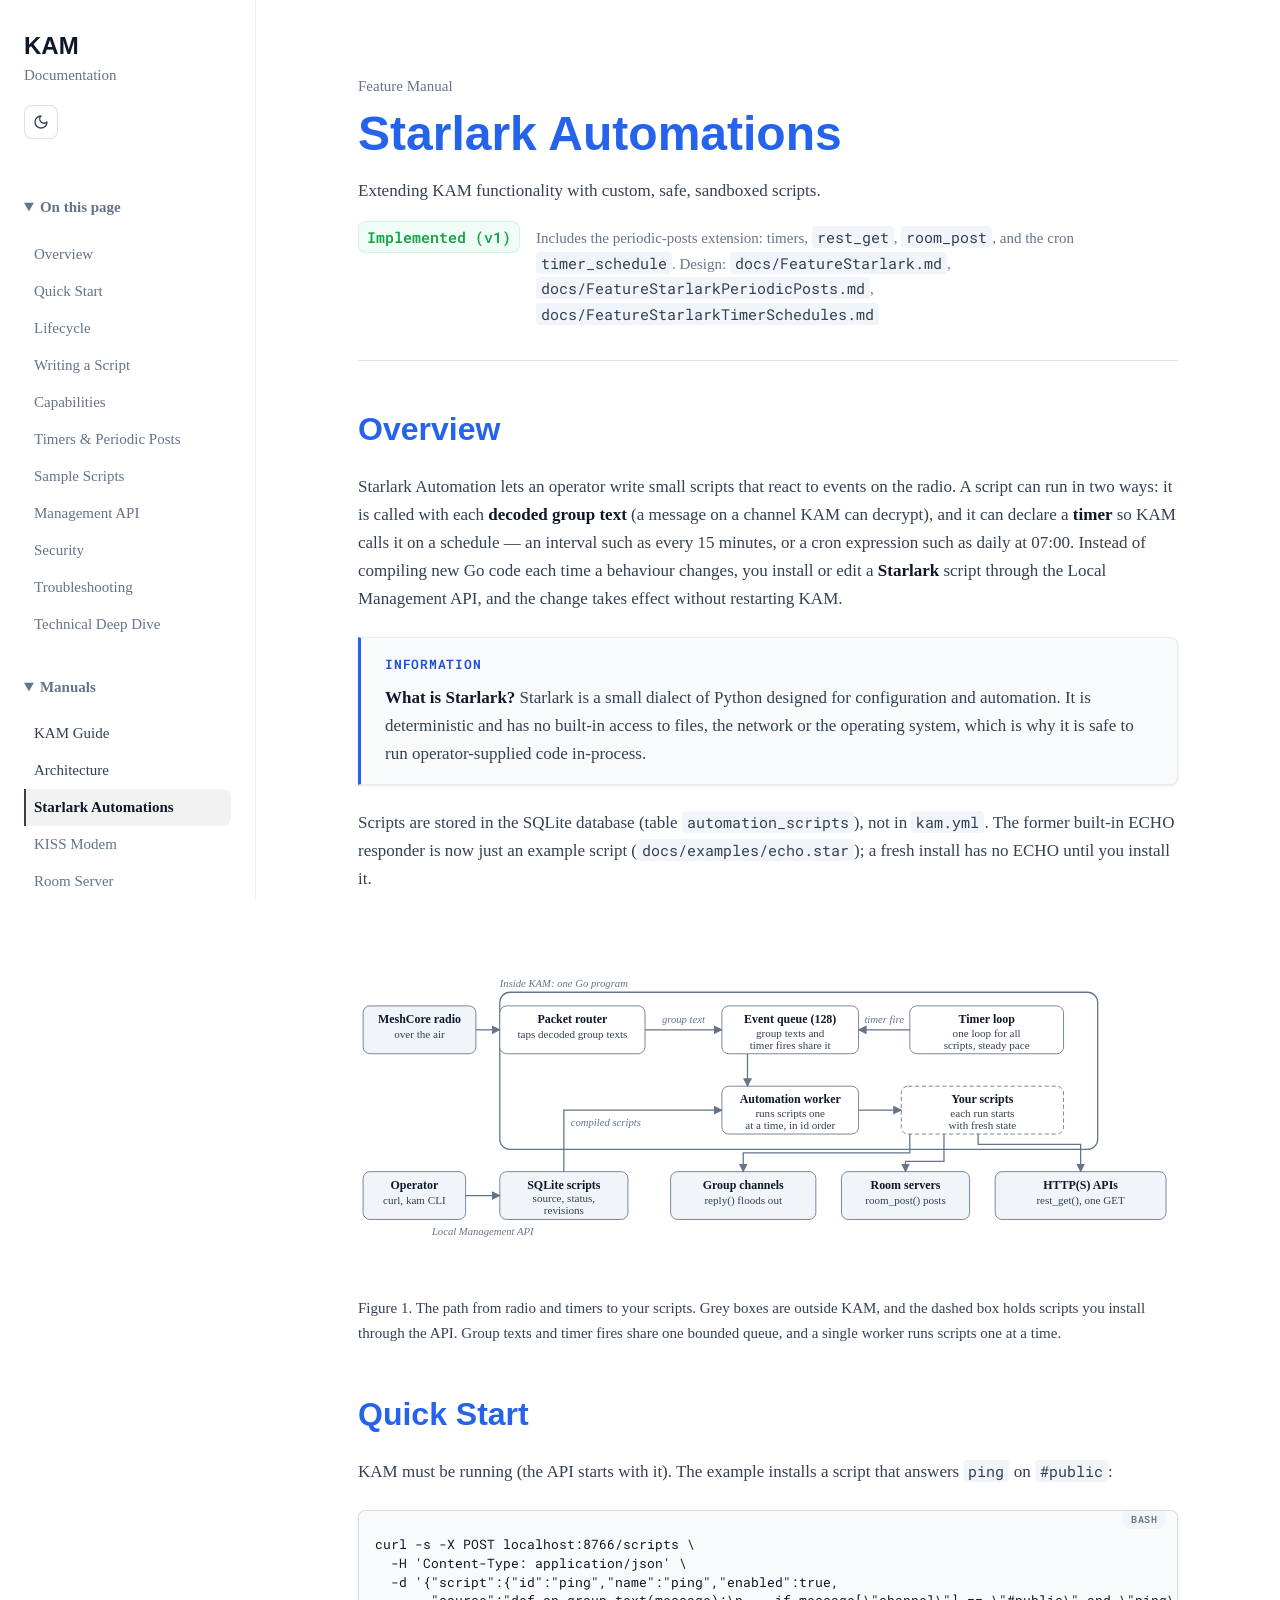
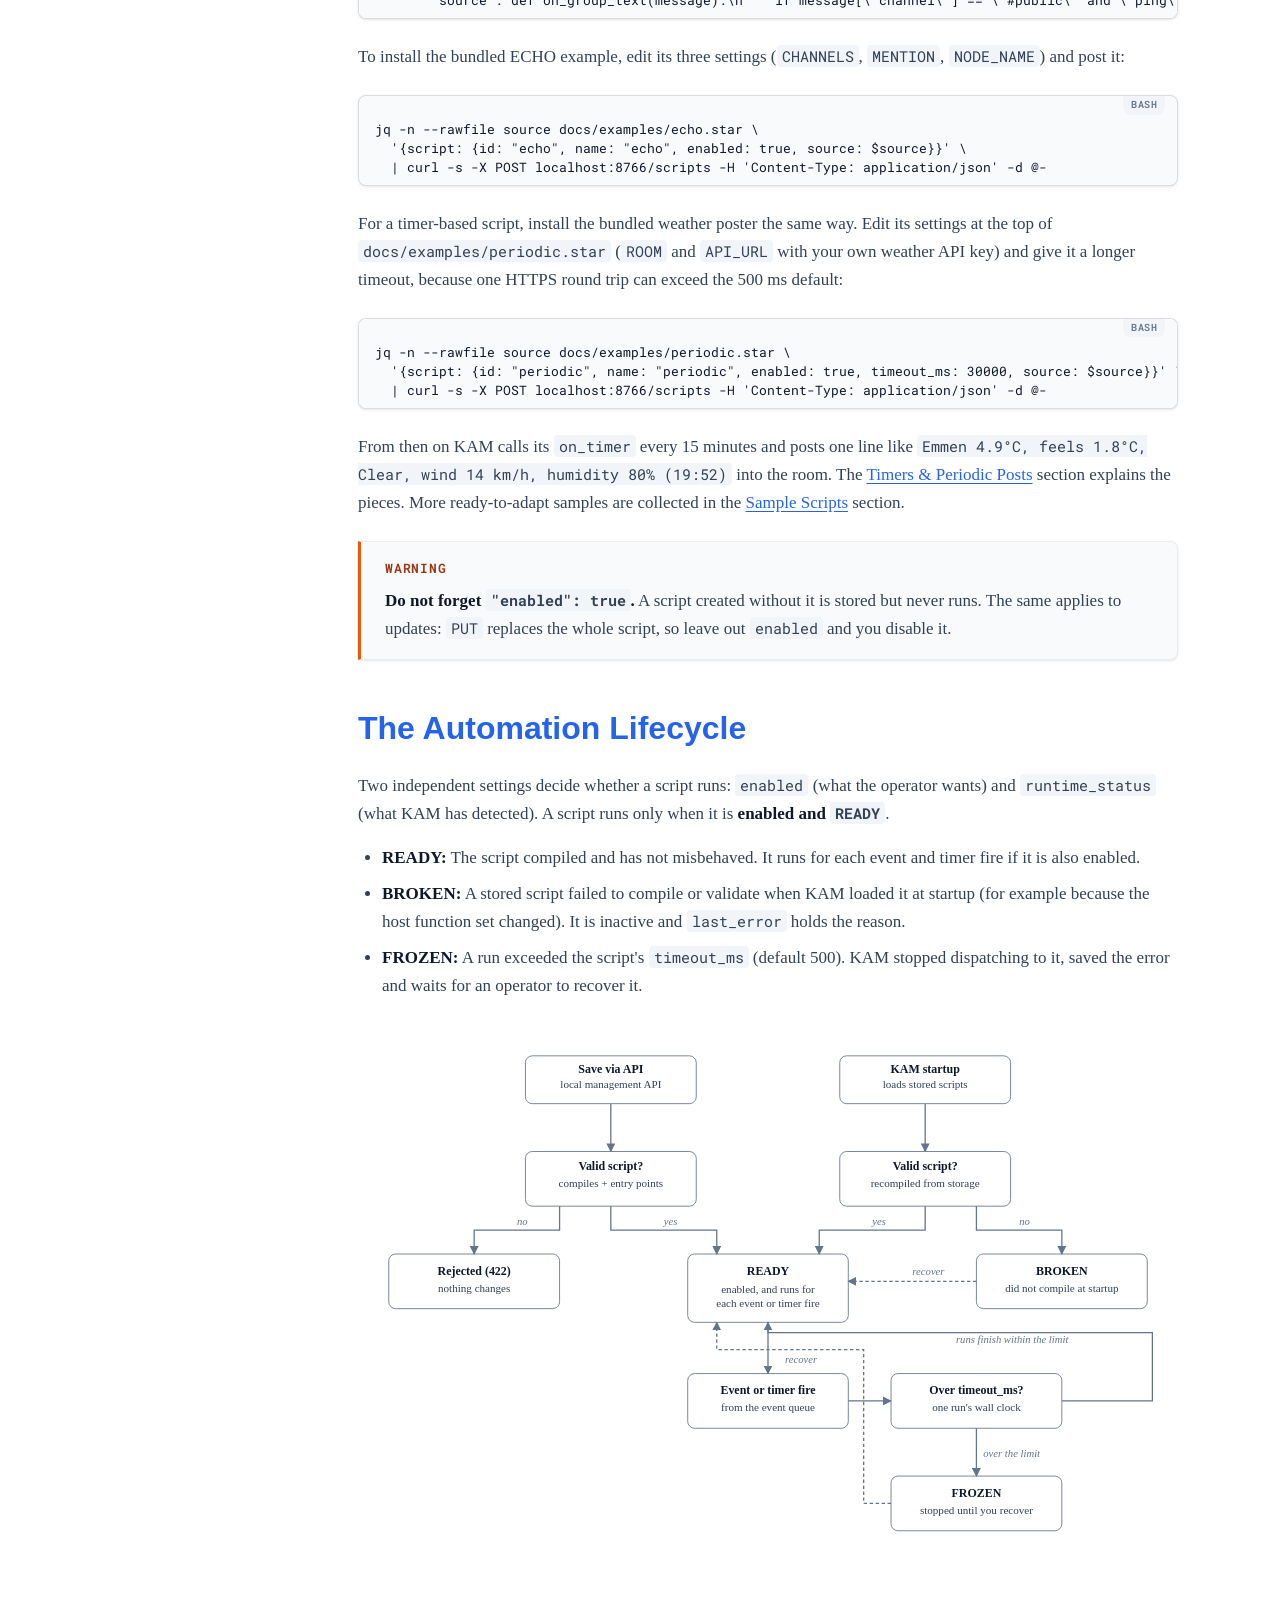
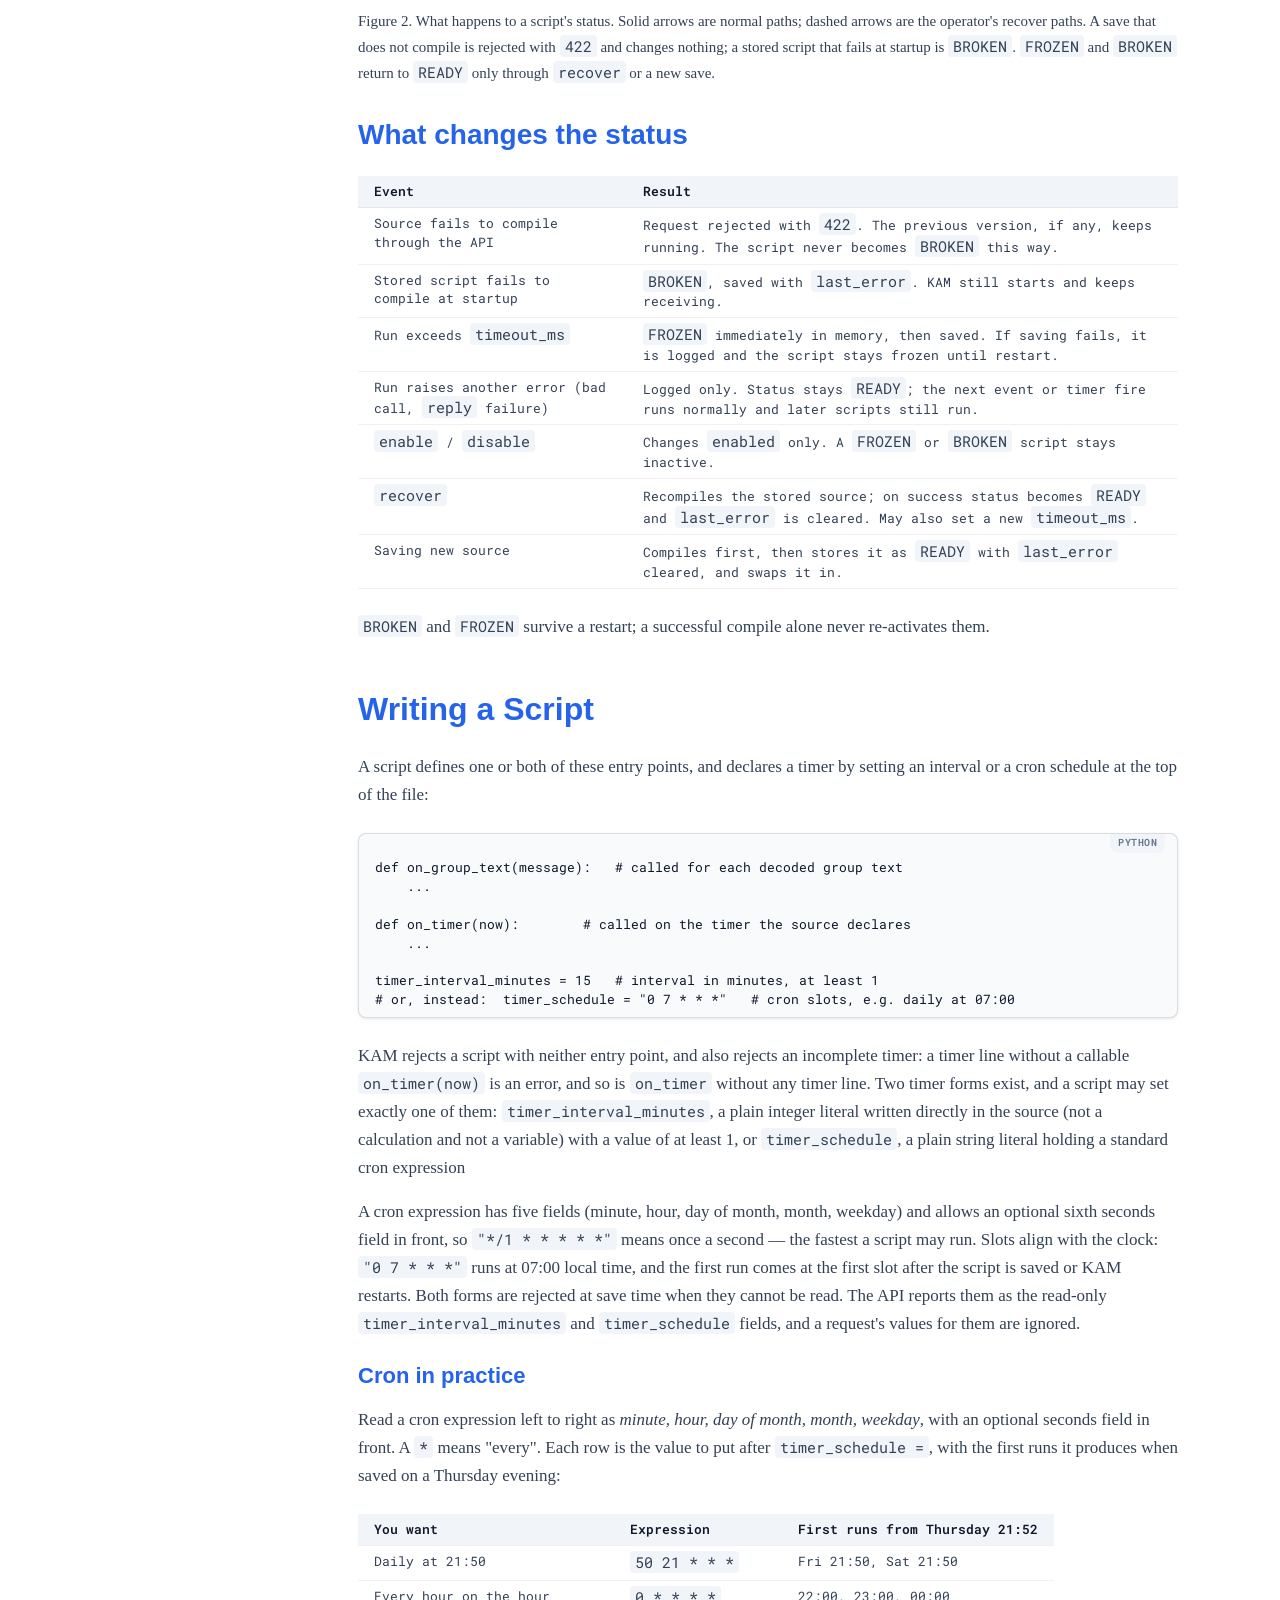
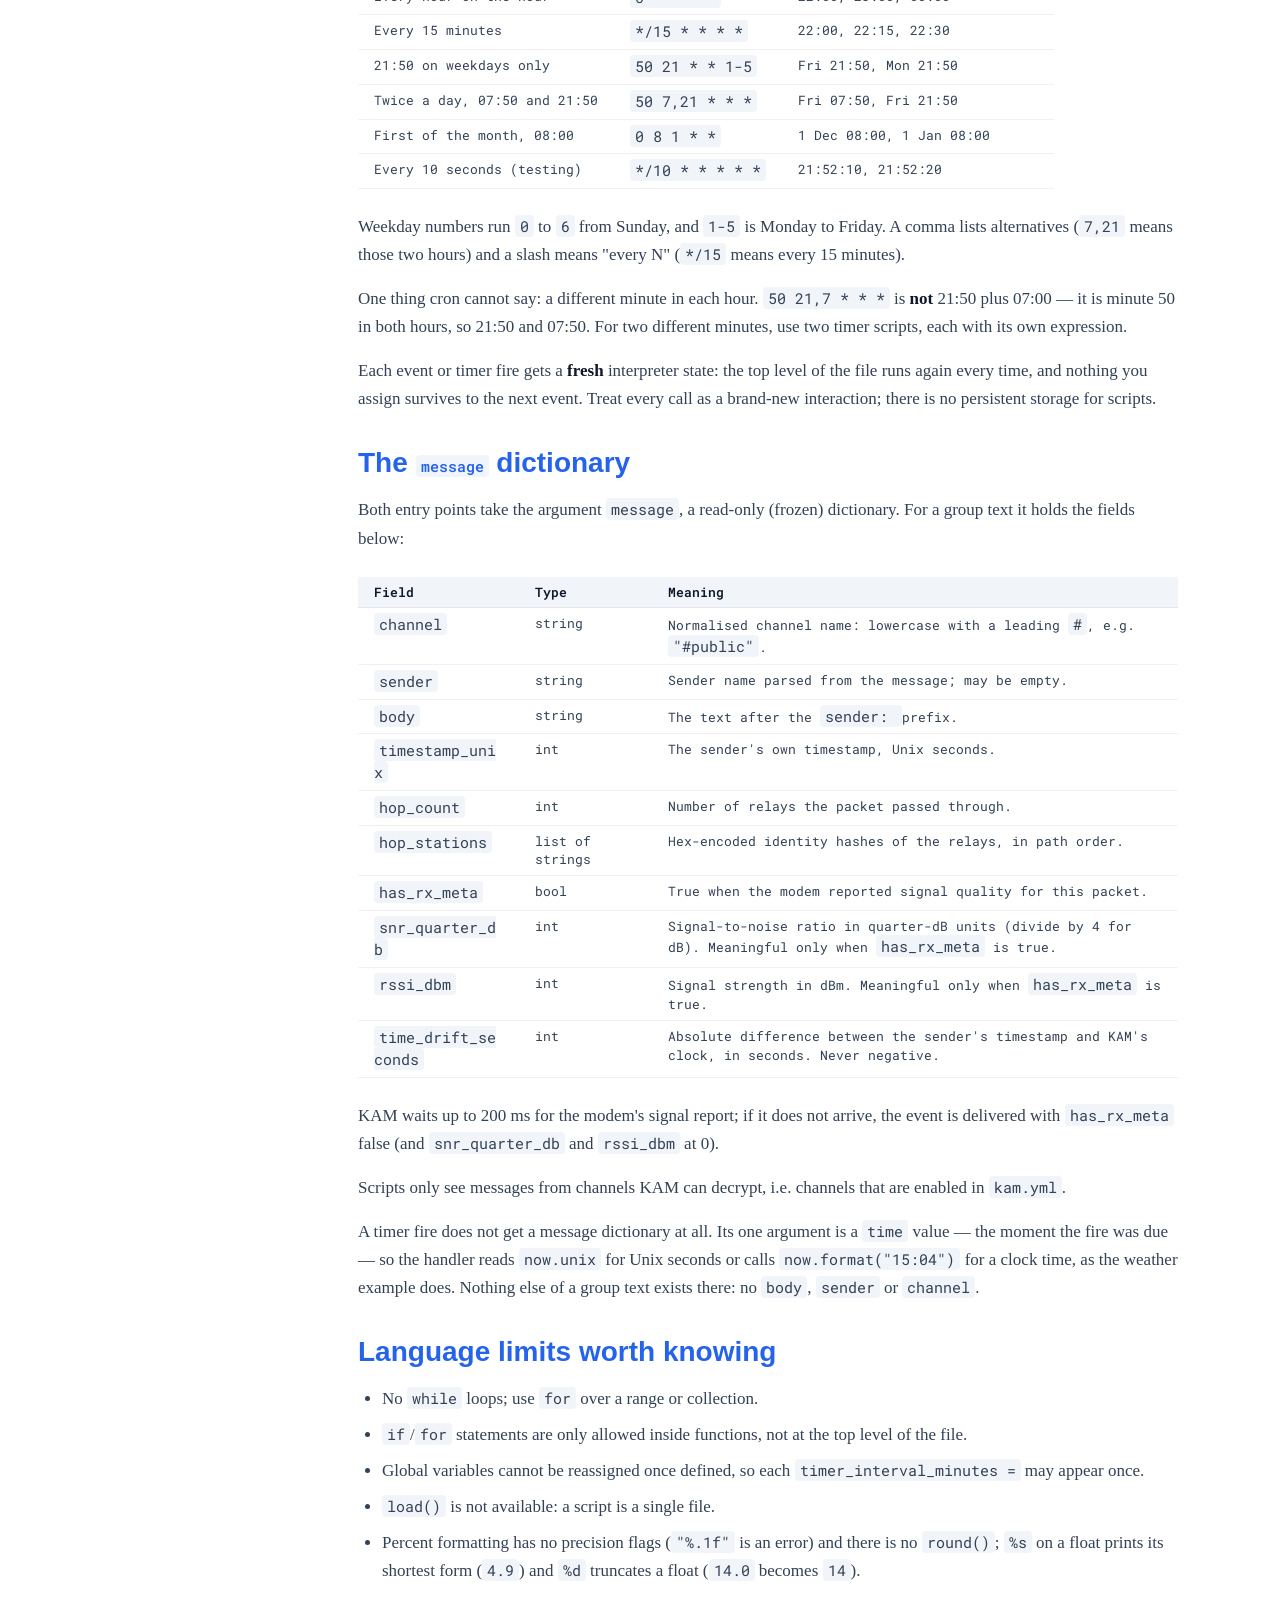
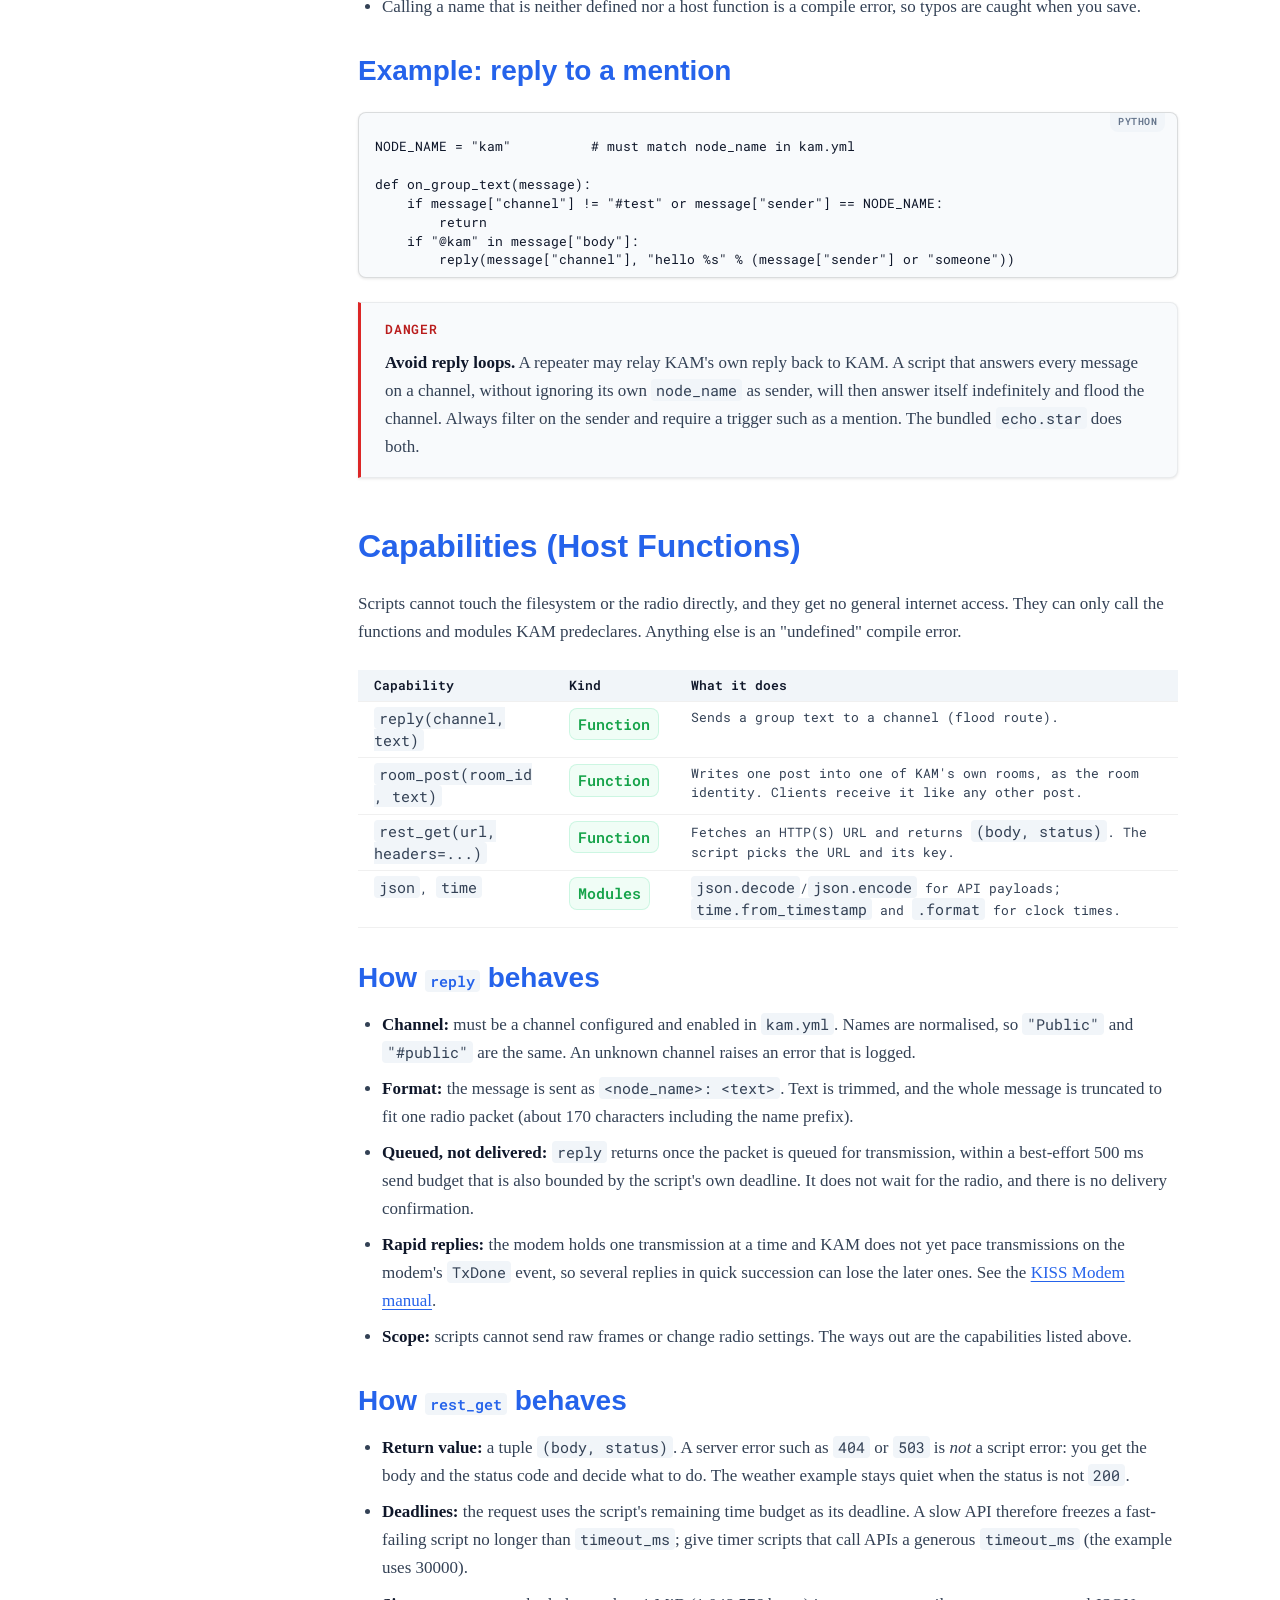
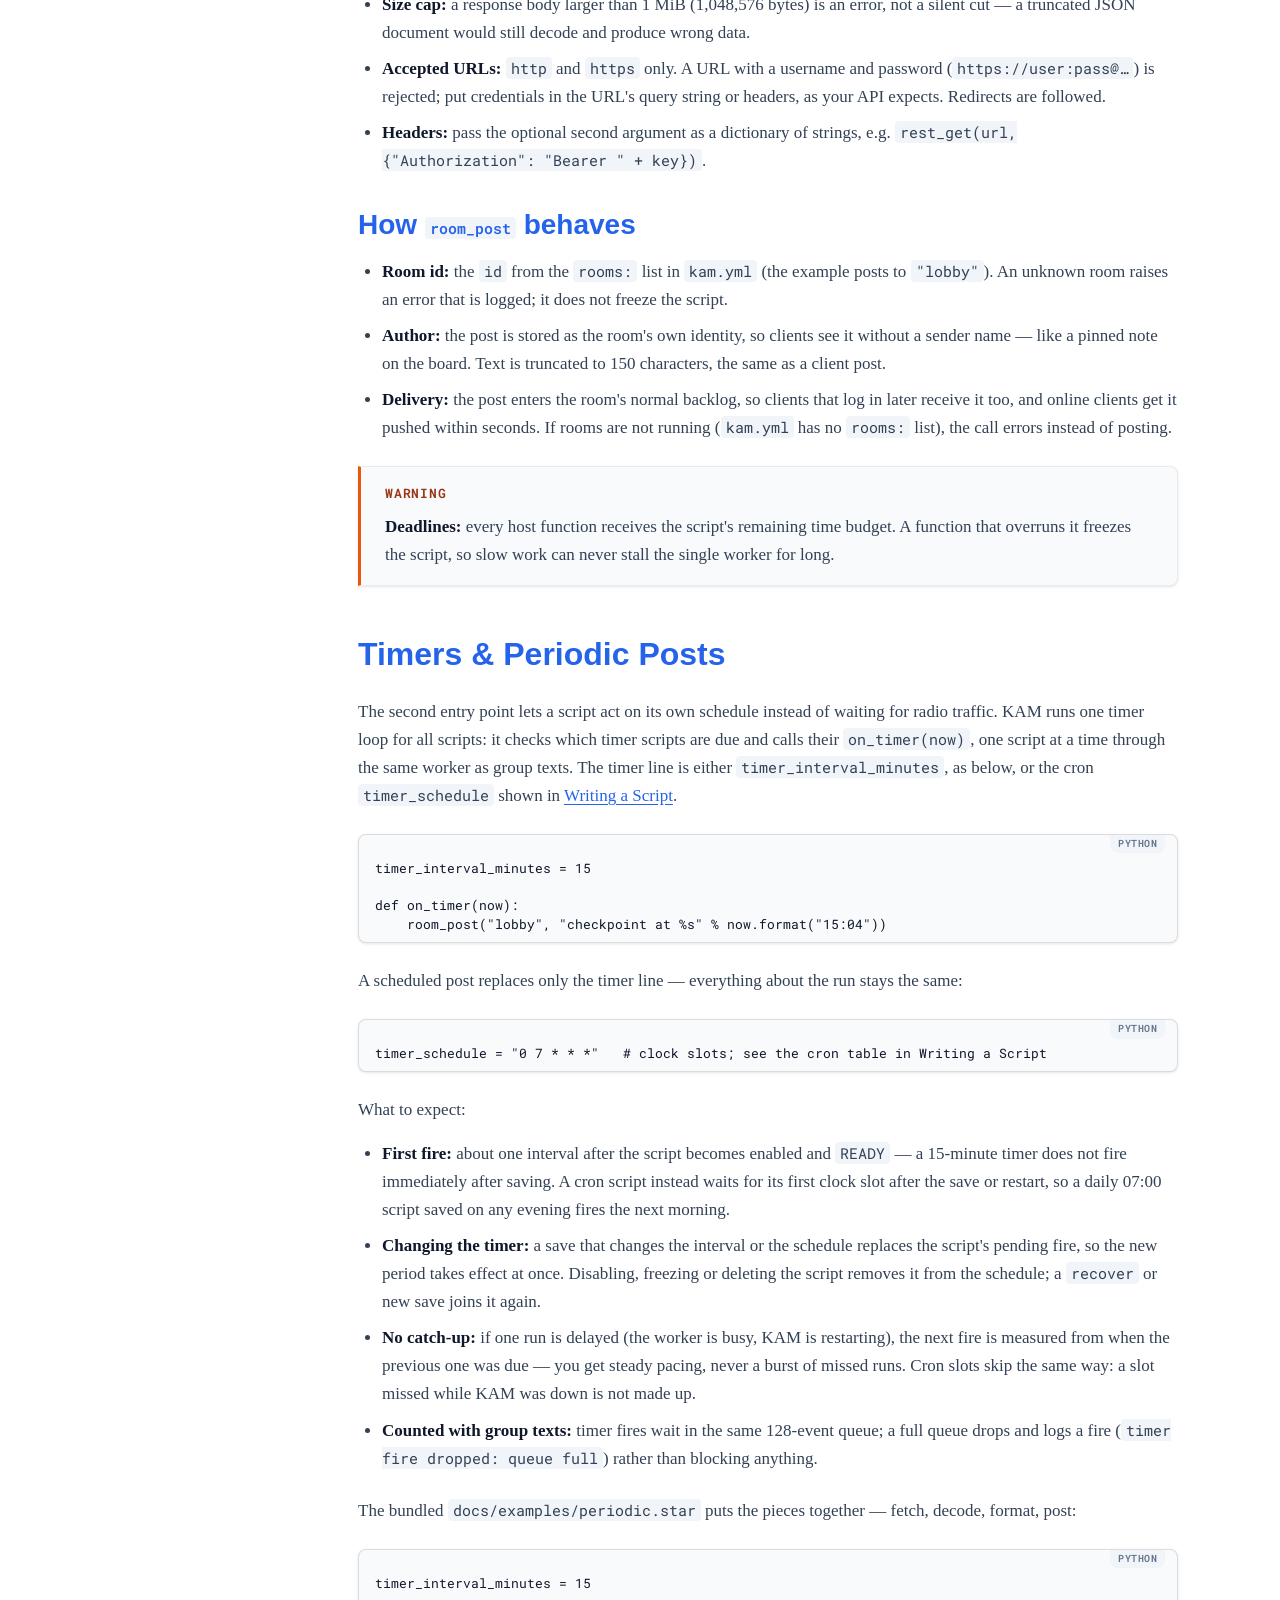
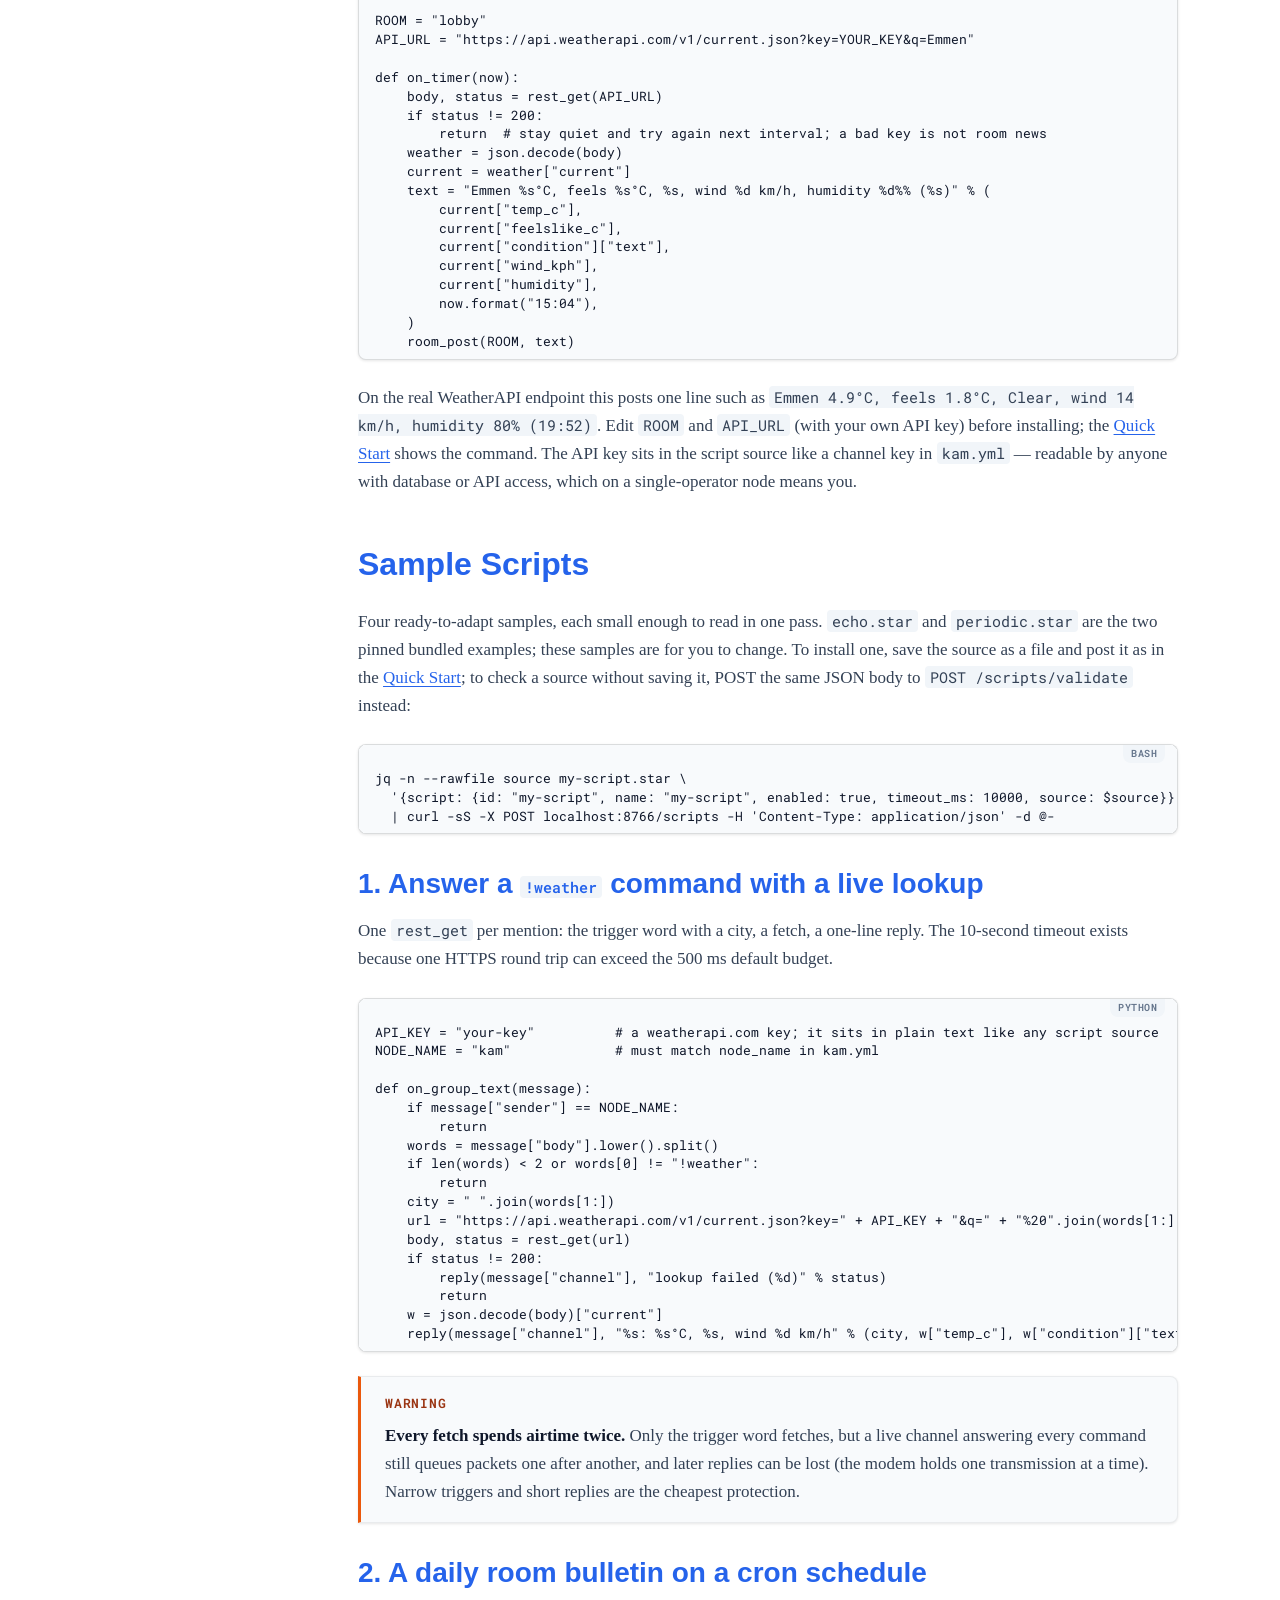
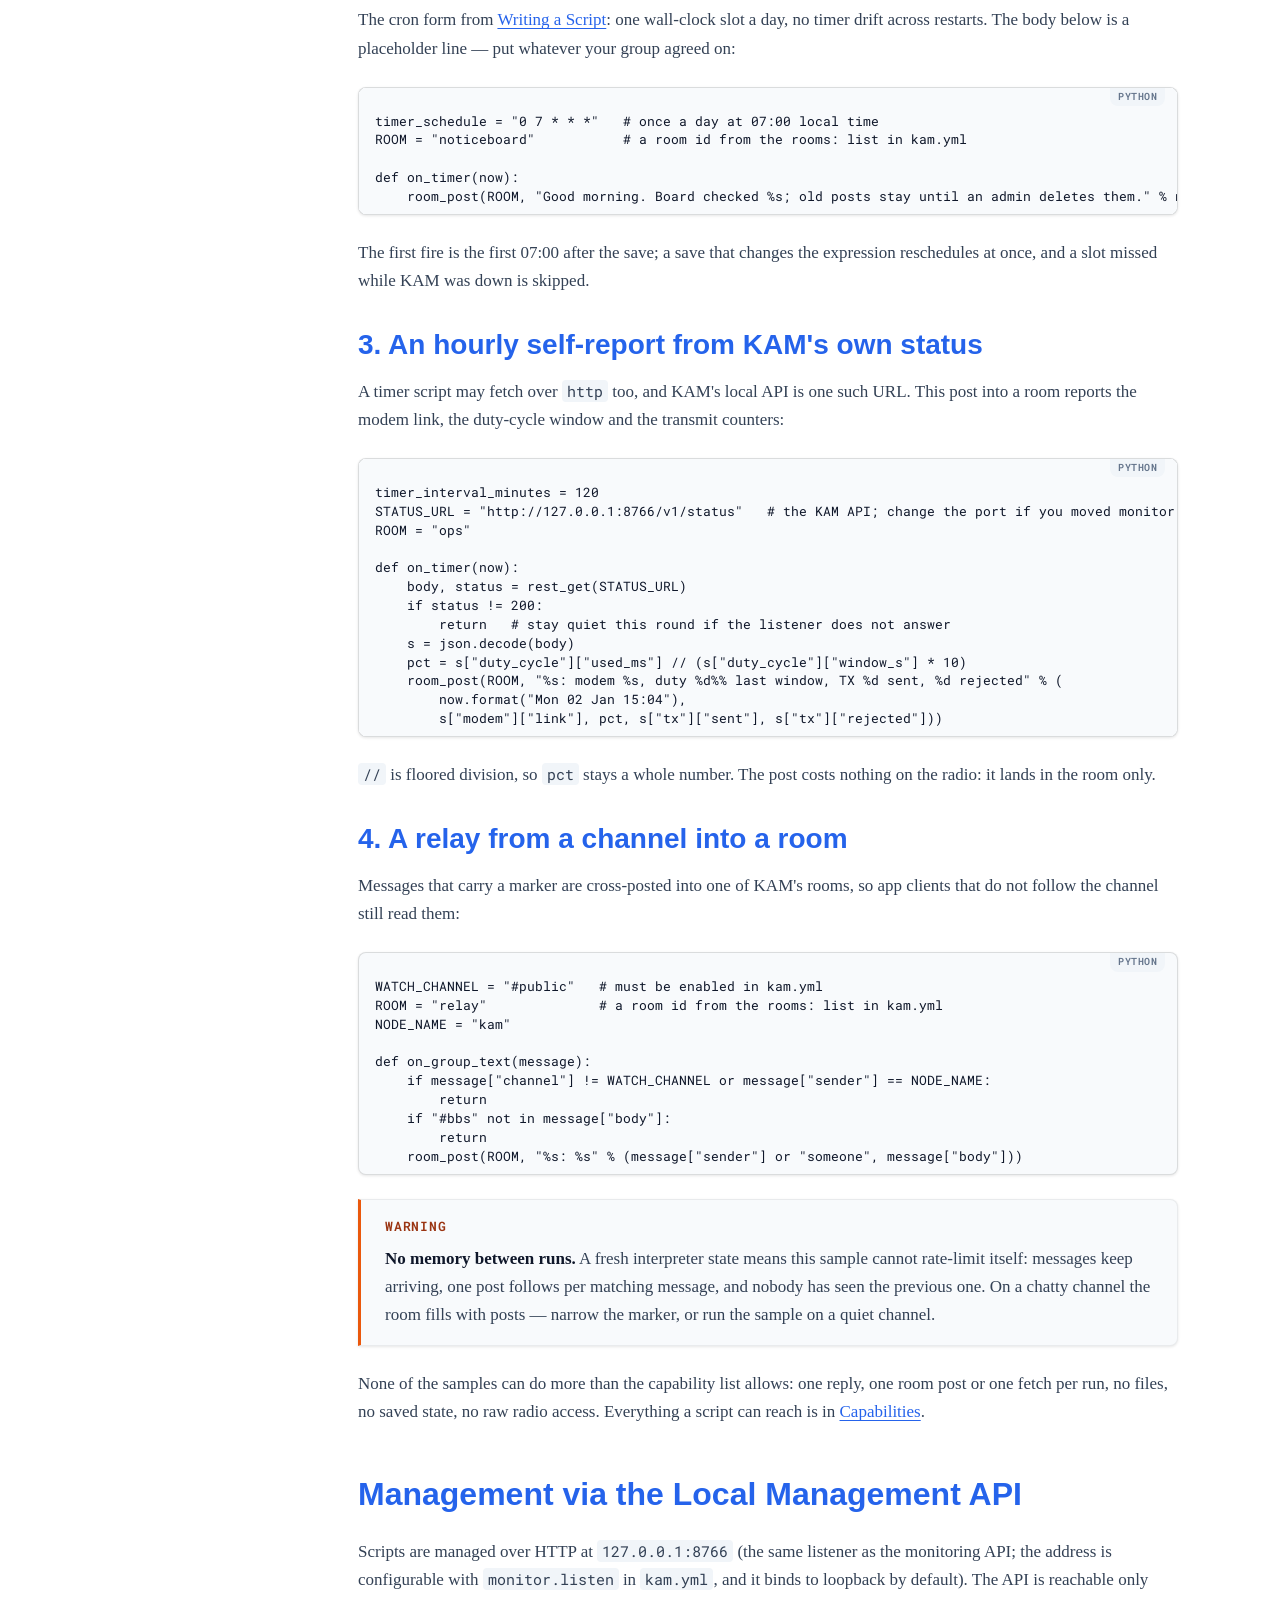
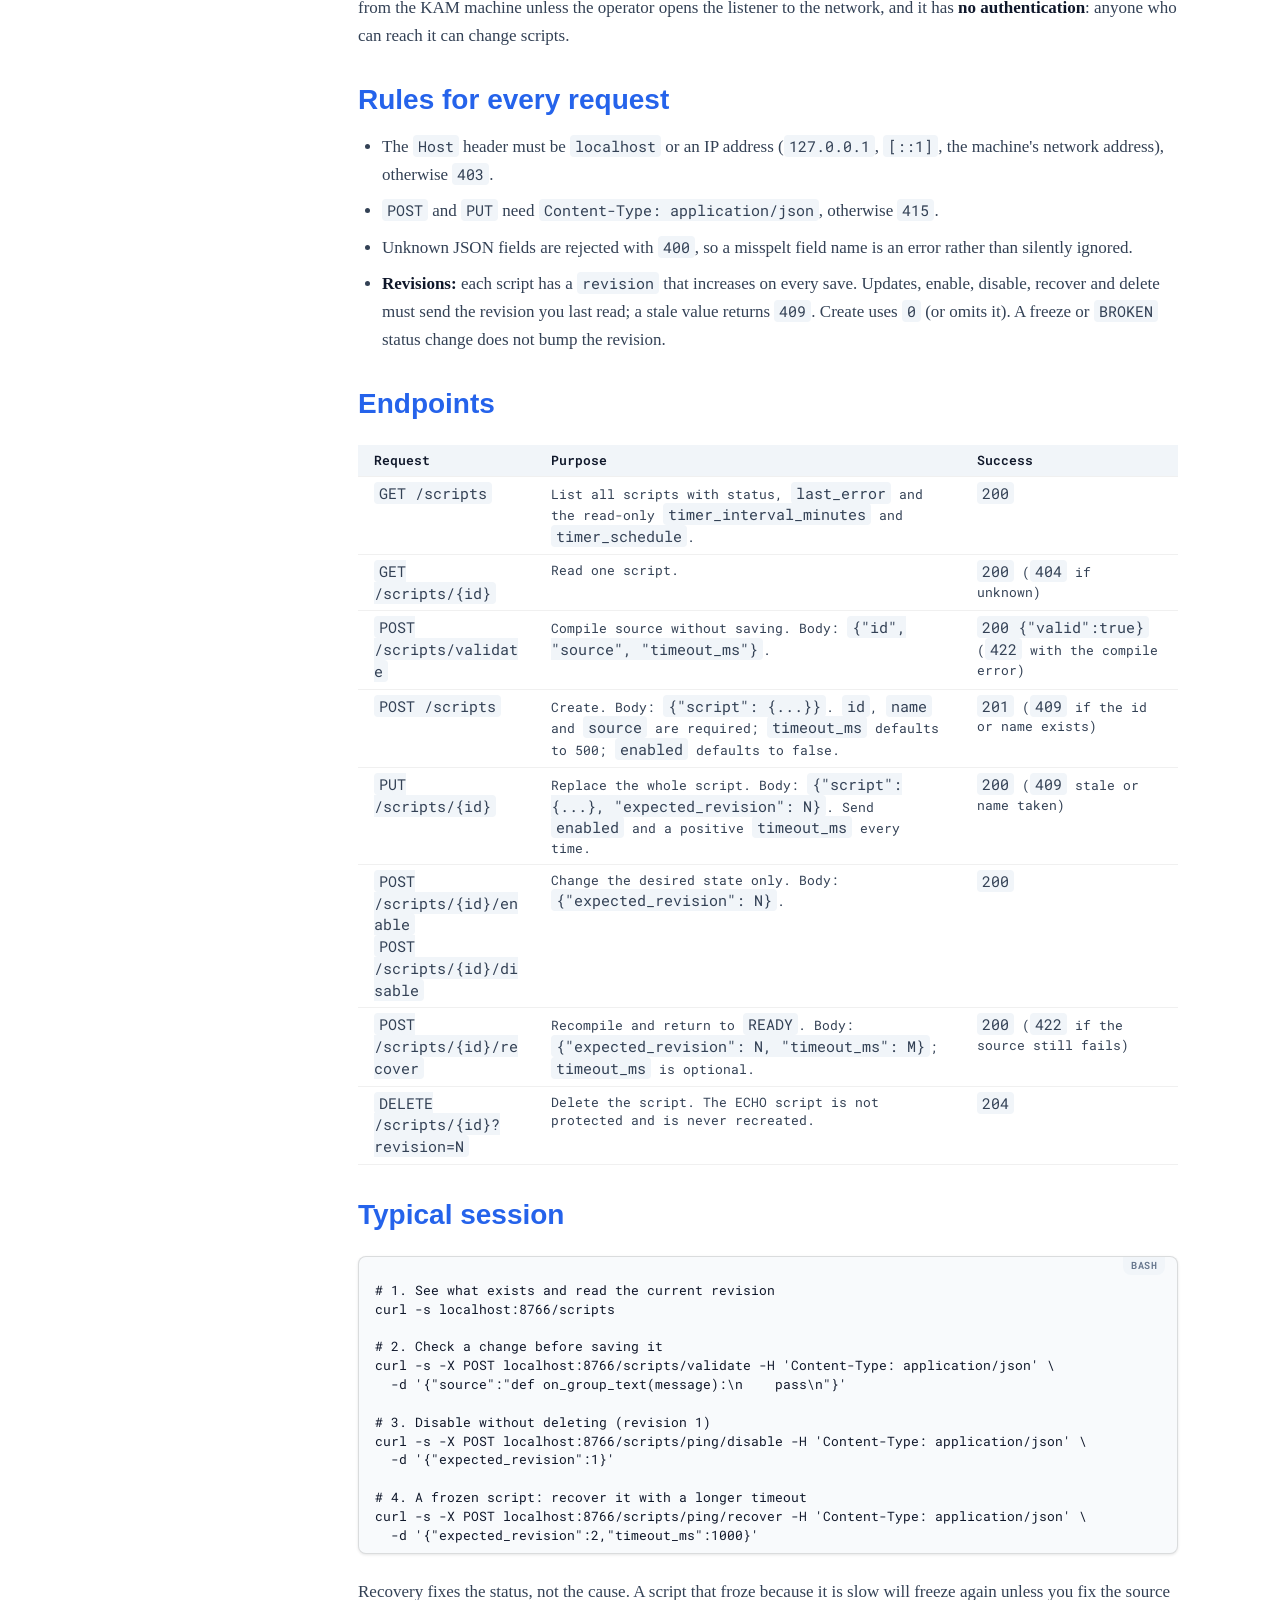
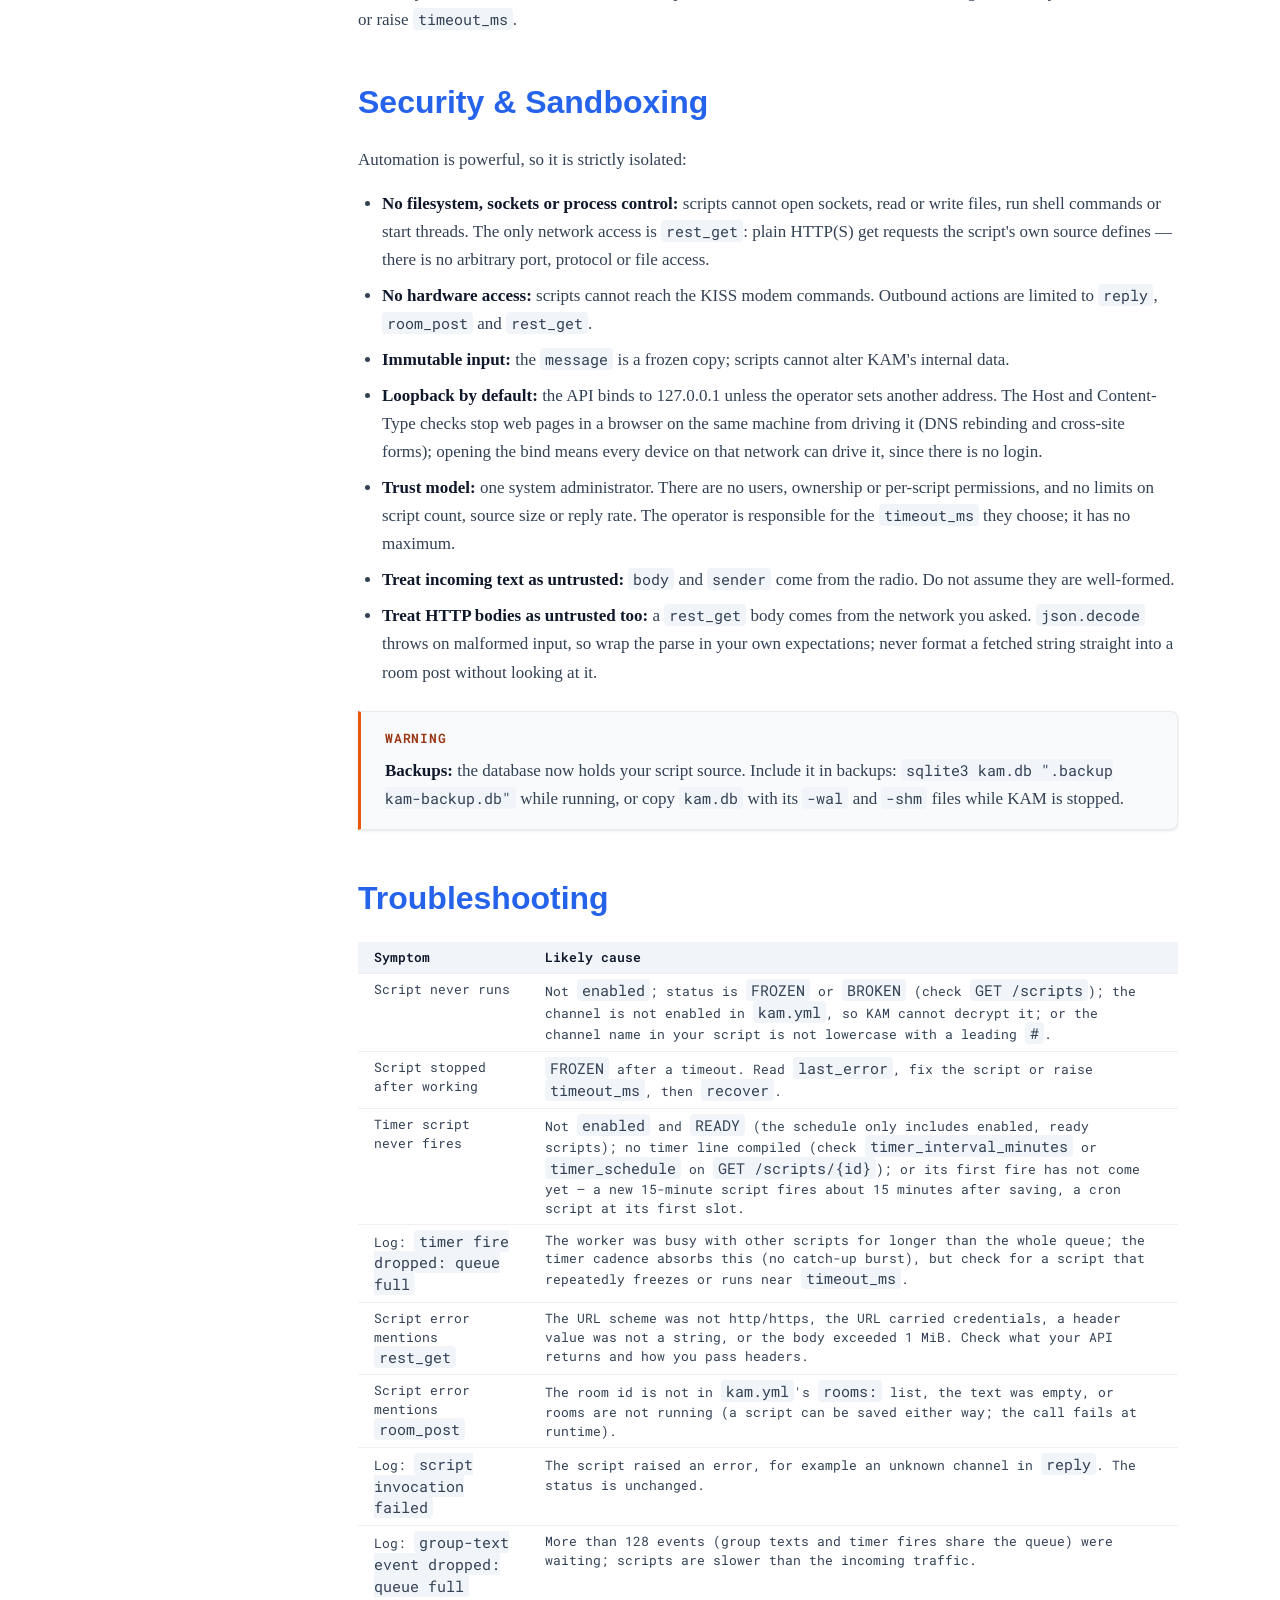
<file: docs/manuals/FeatureStarlark.html>
<!DOCTYPE html>
<html lang="en" class="scroll-smooth">
<head>
    <meta charset="UTF-8">
    <meta name="viewport" content="width=device-width, initial-scale=1.0">
    <title>Starlark Automation Manual</title>
    <link href="manuals.css" rel="stylesheet">
    <script>try{var t=localStorage.getItem("kam-theme");if(t?t==="dark":matchMedia("(prefers-color-scheme: dark)").matches)document.documentElement.dataset.theme="dark"}catch(e){}</script>
    <script src="manuals.js" defer></script>
</head>
<body>
    <a class="skip-link" href="#main-content">Skip to content</a>
    <!-- Sidebar -->
    <aside>
        <div class="manual-brand"><strong>KAM</strong><span>Documentation</span><button class="theme-toggle" type="button" aria-label="Switch to dark mode"><svg class="icon-moon" viewBox="0 0 24 24" aria-hidden="true" focusable="false"><path d="M12 3a6 6 0 0 0 9 9 9 9 0 1 1-9-9Z"/></svg><svg class="icon-sun" viewBox="0 0 24 24" aria-hidden="true" focusable="false"><circle cx="12" cy="12" r="4"/><path d="M12 2v2M12 20v2M4.93 4.93l1.41 1.41M17.66 17.66l1.41 1.41M2 12h2M20 12h2M6.34 17.66l-1.41 1.41M19.07 4.93l-1.41 1.41"/></svg></button>
</div>
        <details class="manual-navigation" open>
        <summary>Contents</summary>
        <details class="navigation-section" open>
        <summary>On this page</summary>
        <nav class="space-y-3" aria-label="On this page">
            <a href="#overview" class="block text-sm text-slate-600 hover:text-blue-600 transition">Overview</a>
            <a href="#quickstart" class="block text-sm text-slate-600 hover:text-blue-600 transition">Quick Start</a>
            <a href="#lifecycle" class="block text-sm text-slate-600 hover:text-blue-600 transition">Lifecycle</a>
            <a href="#environment" class="block text-sm text-slate-600 hover:text-blue-600 transition">Writing a Script</a>
            <a href="#capabilities" class="block text-sm text-slate-600 hover:text-blue-600 transition">Capabilities</a>
            <a href="#periodic" class="block text-sm text-slate-600 hover:text-blue-600 transition">Timers &amp; Periodic Posts</a>
            <a href="#samples" class="block text-sm text-slate-600 hover:text-blue-600 transition">Sample Scripts</a>
            <a href="#management" class="block text-sm text-slate-600 hover:text-blue-600 transition">Management API</a>
            <a href="#security" class="block text-sm text-slate-600 hover:text-blue-600 transition">Security</a>
            <a href="#troubleshooting" class="block text-sm text-slate-600 hover:text-blue-600 transition">Troubleshooting</a>
            <a href="#technical" class="block text-sm text-slate-600 hover:text-blue-600 transition">Technical Deep Dive</a>
        </nav>
        </details>
        <details class="navigation-section" open>
        <summary>Manuals</summary>
        <nav class="space-y-3" aria-label="Manuals">
            <a href="KAM.html">KAM Guide</a>
            <a href="Architecture.html">Architecture</a>
            <a href="FeatureStarlark.html" aria-current="page">Starlark Automations</a>
            <a href="FeatureKissModem.html" class="block text-sm text-slate-600 hover:text-blue-600 transition">KISS Modem</a>
            <a href="FeatureRoomServer.html" class="block text-sm text-slate-600 hover:text-blue-600 transition">Room Server</a>
            <a href="FeatureMonitorApi.html">Backend API</a>
        </nav>
        </details>
        </details>
    </aside>

    <!-- Main Content -->
    <main id="main-content" tabindex="-1">
        <header>
            <span>Feature Manual</span>
            <h1>Starlark Automations</h1>
            <p>Extending KAM functionality with custom, safe, sandboxed scripts.</p>
            <p class="mt-4"><span class="badge badge-green">Implemented (v1)</span> <span class="text-sm text-slate-500 ml-2">Includes the periodic-posts extension: timers, <code>rest_get</code>, <code>room_post</code>, and the cron <code>timer_schedule</code>. Design: <code>docs/FeatureStarlark.md</code>, <code>docs/FeatureStarlarkPeriodicPosts.md</code>, <code>docs/FeatureStarlarkTimerSchedules.md</code></span></p>
        </header>

        <article class="prose prose-slate max-w-none">

            <!-- Overview -->
            <section id="overview">
                <h2>Overview</h2>
                <p>Starlark Automation lets an operator write small scripts that react to events on the radio. A script can run in two ways: it is called with each <strong class="text-blue-600">decoded group text</strong> (a message on a channel KAM can decrypt), and it can declare a <strong class="text-blue-600">timer</strong> so KAM calls it on a schedule — an interval such as every 15 minutes, or a cron expression such as daily at 07:00. Instead of compiling new Go code each time a behaviour changes, you install or edit a <strong class="text-blue-600">Starlark</strong> script through the Local Management API, and the change takes effect without restarting KAM.</p>

                <div class="info-box info-box-blue">
                    <strong class="text-blue-700">What is Starlark?</strong> Starlark is a small dialect of Python designed for configuration and automation. It is deterministic and has no built-in access to files, the network or the operating system, which is why it is safe to run operator-supplied code in-process.
                </div>

                <p>Scripts are stored in the SQLite database (table <code>automation_scripts</code>), not in <code>kam.yml</code>. The former built-in ECHO responder is now just an example script (<code>docs/examples/echo.star</code>); a fresh install has no ECHO until you install it.</p>

                                <div class="mermaid arch-diagram">
                    <svg xmlns="http://www.w3.org/2000/svg" viewBox="0 0 960 360" role="img" aria-labelledby="overview-title overview-desc">
                        <title id="overview-title">How scripts receive events and send</title>
                        <desc id="overview-desc">Group texts decoded by KAM and timer fires join one 128-slot event queue. One automation worker runs your installed scripts one at a time; it loads them from the SQLite scripts table, which the operator manages through the local management API. A script's reply goes to a group channel, its room_post goes to a room server, and rest_get fetches an HTTPS URL.</desc>
                        <defs>
                            <marker id="arch-arrow" viewBox="0 0 10 10" refX="9" refY="5" markerWidth="7" markerHeight="7" orient="auto-start-reverse"><path d="M0 0L10 5L0 10z"/></marker>
                        </defs>

<!-- Actors and frame -->
                        <text class="caption" x="166" y="54">Inside KAM: one Go program</text>
                        <rect class="frame" x="166" y="60" width="700" height="184" rx="12"/>
                        <g><rect class="box box-outside" x="6" y="76" width="132" height="56" rx="8"/><text class="name mid" x="72" y="96">MeshCore radio</text><text class="note mid" x="72" y="114">over the air</text></g>
                        <g><rect class="box" x="166" y="76" width="170" height="56" rx="8"/><text class="name mid" x="251" y="96">Packet router</text><text class="note mid" x="251" y="114">taps decoded group texts</text></g>
                        <g><rect class="box" x="426" y="76" width="160" height="56" rx="8"/><text class="name mid" x="506" y="96">Event queue (128)</text><text class="note mid" x="506" y="112">group texts and</text><text class="note mid" x="506" y="126">timer fires share it</text></g>
                        <g><rect class="box" x="646" y="76" width="180" height="56" rx="8"/><text class="name mid" x="736" y="96">Timer loop</text><text class="note mid" x="736" y="112">one loop for all</text><text class="note mid" x="736" y="126">scripts, steady pace</text></g>
                        <g><rect class="box" x="426" y="170" width="160" height="56" rx="8"/><text class="name mid" x="506" y="190">Automation worker</text><text class="note mid" x="506" y="206">runs scripts one</text><text class="note mid" x="506" y="220">at a time, in id order</text></g>
                        <g><rect class="box box-optional" x="636" y="170" width="190" height="56" rx="8"/><text class="name mid" x="731" y="190">Your scripts</text><text class="note mid" x="731" y="206">each run starts</text><text class="note mid" x="731" y="220">with fresh state</text></g>

<!-- Outside, below -->
                        <g><rect class="box box-outside" x="6" y="270" width="120" height="56" rx="8"/><text class="name mid" x="66" y="290">Operator</text><text class="note mid" x="66" y="308">curl, kam CLI</text></g>
                        <g><rect class="box box-outside" x="166" y="270" width="150" height="56" rx="8"/><text class="name mid" x="241" y="290">SQLite scripts</text><text class="note mid" x="241" y="306">source, status,</text><text class="note mid" x="241" y="320">revisions</text></g>
                        <g><rect class="box box-outside" x="366" y="270" width="170" height="56" rx="8"/><text class="name mid" x="451" y="290">Group channels</text><text class="note mid" x="451" y="308">reply() floods out</text></g>
                        <g><rect class="box box-outside" x="566" y="270" width="150" height="56" rx="8"/><text class="name mid" x="641" y="290">Room servers</text><text class="note mid" x="641" y="308">room_post() posts</text></g>
                        <g><rect class="box box-outside" x="746" y="270" width="200" height="56" rx="8"/><text class="name mid" x="846" y="290">HTTP(S) APIs</text><text class="note mid" x="846" y="308">rest_get(), one GET</text></g>

<!-- Arrows -->
                        <path class="link" d="M138 104H166"/>
                        <path class="link" d="M336 104H426"/>
                        <text class="caption mid" x="381" y="96">group text</text>
                        <path class="link" d="M646 104H586"/>
                        <text class="caption mid" x="616" y="96">timer fire</text>
                        <path class="link" d="M456 132V170"/>
                        <path class="link" d="M586 198H636"/>
                        <path class="link" d="M241 270V198H426"/>
                        <text class="caption" x="249" y="216">compiled scripts</text>
                        <path class="link" d="M126 298H166"/>
                        <text class="caption mid" x="146" y="344">Local Management API</text>
                        <path class="link" d="M646 226V248H451V270"/>
                        <path class="link" d="M686 226V258H641V270"/>
                        <path class="link" d="M726 226V238H846V270"/>
                    </svg>
                </div>
                <p class="text-sm">Figure 1. The path from radio and timers to your scripts. Grey boxes are outside KAM, and the dashed box holds scripts you install through the API. Group texts and timer fires share one bounded queue, and a single worker runs scripts one at a time.</p>
            </section>

            <!-- Quick start -->
            <section id="quickstart">
                <h2>Quick Start</h2>
                <p>KAM must be running (the API starts with it). The example installs a script that answers <code>ping</code> on <code>#public</code>:</p>
                <pre><code class="language-bash">curl -s -X POST localhost:8766/scripts \
  -H 'Content-Type: application/json' \
  -d '{"script":{"id":"ping","name":"ping","enabled":true,
       "source":"def on_group_text(message):\n    if message[\"channel\"] == \"#public\" and \"ping\" in message[\"body\"] and message[\"sender\"] != \"kam\":\n        reply(message[\"channel\"], \"pong, %d hops\" % message[\"hop_count\"])\n"}}'</code></pre>
                <p>To install the bundled ECHO example, edit its three settings (<code>CHANNELS</code>, <code>MENTION</code>, <code>NODE_NAME</code>) and post it:</p>
                <pre><code class="language-bash">jq -n --rawfile source docs/examples/echo.star \
  '{script: {id: "echo", name: "echo", enabled: true, source: $source}}' \
  | curl -s -X POST localhost:8766/scripts -H 'Content-Type: application/json' -d @-</code></pre>
                <p>For a timer-based script, install the bundled weather poster the same way. Edit its settings at the top of <code>docs/examples/periodic.star</code> (<code>ROOM</code> and <code>API_URL</code> with your own weather API key) and give it a longer timeout, because one HTTPS round trip can exceed the 500 ms default:</p>
                <pre><code class="language-bash">jq -n --rawfile source docs/examples/periodic.star \
  '{script: {id: "periodic", name: "periodic", enabled: true, timeout_ms: 30000, source: $source}}' \
  | curl -s -X POST localhost:8766/scripts -H 'Content-Type: application/json' -d @-</code></pre>
                <p>From then on KAM calls its <code>on_timer</code> every 15 minutes and posts one line like <code>Emmen 4.9°C, feels 1.8°C, Clear, wind 14 km/h, humidity 80% (19:52)</code> into the room. The <a href="#periodic">Timers &amp; Periodic Posts</a> section explains the pieces. More ready-to-adapt samples are collected in the <a href="#samples">Sample Scripts</a> section.</p>

                <div class="info-box info-box-amber">
                    <strong>Do not forget <code>"enabled": true</code>.</strong> A script created without it is stored but never runs. The same applies to updates: <code>PUT</code> replaces the whole script, so leave out <code>enabled</code> and you disable it.
                </div>
            </section>

            <!-- Lifecycle -->
            <section id="lifecycle">
                <h2>The Automation Lifecycle</h2>
                <p>Two independent settings decide whether a script runs: <code>enabled</code> (what the operator wants) and <code>runtime_status</code> (what KAM has detected). A script runs only when it is <strong>enabled and <code>READY</code></strong>.</p>
                <ul class="space-y-2">
                    <li><strong class="text-green-600">READY:</strong> The script compiled and has not misbehaved. It runs for each event and timer fire if it is also enabled.</li>
                    <li><strong class="text-red-600">BROKEN:</strong> A stored script failed to compile or validate when KAM loaded it at startup (for example because the host function set changed). It is inactive and <code>last_error</code> holds the reason.</li>
                    <li><strong class="text-amber-600">FROZEN:</strong> A run exceeded the script's <code>timeout_ms</code> (default 500). KAM stopped dispatching to it, saved the error and waits for an operator to recover it.</li>
                </ul>

                <div class="mermaid arch-diagram">
                    <svg xmlns="http://www.w3.org/2000/svg" viewBox="0 0 960 600" role="img" aria-labelledby="lifecycle-title lifecycle-desc">
                        <title id="lifecycle-title">A script's status lifecycle</title>
                        <desc id="lifecycle-desc">A script saved through the API is compiled with its entry points checked; success makes it READY, failure rejects the request with 422 and changes nothing. A stored script recompiled at startup follows the same check; success makes it READY, failure marks it BROKEN. A READY script runs for each event and timer fire; a run exceeding timeout_ms freezes it, and runs within the limit simply return. FROZEN and BROKEN scripts return to READY only through recover or a new save.</desc>
                        <defs>
                            <marker id="arch-arrow" viewBox="0 0 10 10" refX="9" refY="5" markerWidth="7" markerHeight="7" orient="auto-start-reverse"><path d="M0 0L10 5L0 10z"/></marker>
                        </defs>

<!-- Entries -->
                        <g><rect class="box" x="196" y="8" width="200" height="56" rx="8"/><text class="name mid" x="296" y="28">Save via API</text><text class="note mid" x="296" y="46">local management API</text></g>
                        <g><rect class="box" x="564" y="8" width="200" height="56" rx="8"/><text class="name mid" x="664" y="28">KAM startup</text><text class="note mid" x="664" y="46">loads stored scripts</text></g>

<!-- Compile checks -->
                        <g><rect class="box" x="196" y="120" width="200" height="64" rx="8"/><text class="name mid" x="296" y="142">Valid script?</text><text class="note mid" x="296" y="162">compiles + entry points</text></g>
                        <g><rect class="box" x="564" y="120" width="200" height="64" rx="8"/><text class="name mid" x="664" y="142">Valid script?</text><text class="note mid" x="664" y="162">recompiled from storage</text></g>

<!-- Outcomes -->
                        <g><rect class="box" x="36" y="240" width="200" height="64" rx="8"/><text class="name mid" x="136" y="264">Rejected (422)</text><text class="note mid" x="136" y="284">nothing changes</text></g>
                        <g><rect class="box" x="386" y="240" width="188" height="80" rx="8"/><text class="name mid" x="480" y="264">READY</text><text class="note mid" x="480" y="286">enabled, and runs for</text><text class="note mid" x="480" y="302">each event or timer fire</text></g>
                        <g><rect class="box" x="724" y="240" width="200" height="64" rx="8"/><text class="name mid" x="824" y="264">BROKEN</text><text class="note mid" x="824" y="284">did not compile at startup</text></g>

<!-- Runtime -->
                        <g><rect class="box" x="386" y="380" width="188" height="64" rx="8"/><text class="name mid" x="480" y="404">Event or timer fire</text><text class="note mid" x="480" y="424">from the event queue</text></g>
                        <g><rect class="box" x="624" y="380" width="200" height="64" rx="8"/><text class="name mid" x="724" y="404">Over timeout_ms?</text><text class="note mid" x="724" y="424">one run's wall clock</text></g>
                        <g><rect class="box" x="624" y="500" width="200" height="64" rx="8"/><text class="name mid" x="724" y="524">FROZEN</text><text class="note mid" x="724" y="544">stopped until you recover</text></g>

<!-- Arrows: entries to checks -->
                        <path class="link" d="M296 64V120"/>
                        <path class="link" d="M664 64V120"/>

<!-- Arrows: check outcomes -->
                        <path class="link" d="M236 184V212H136V240"/>
                        <text class="caption" x="186" y="206">no</text>
                        <path class="link" d="M296 184V212H420V240"/>
                        <text class="caption" x="358" y="206">yes</text>
                        <path class="link" d="M724 184V212H824V240"/>
                        <text class="caption" x="774" y="206">no</text>
                        <path class="link" d="M664 184V212H540V240"/>
                        <text class="caption" x="602" y="206">yes</text>

<!-- Arrows: runtime loop -->
                        <path class="link" d="M480 320V380"/>
                        <path class="link" d="M574 412H624"/>
                        <path class="link" d="M824 412H930V332H480V320"/>
                        <text class="caption" x="700" y="344">runs finish within the limit</text>
                        <path class="link" d="M724 444V500"/>
                        <text class="caption" x="732" y="478">over the limit</text>

<!-- Arrows: recover paths -->
                        <path class="link link-soft" d="M624 532H592V352H420V320"/>
                        <text class="caption" x="500" y="368">recover</text>
                        <path class="link link-soft" d="M724 272H574"/>
                        <text class="caption" x="649" y="264">recover</text>
                    </svg>
                </div>
                <p class="text-sm">Figure 2. What happens to a script's status. Solid arrows are normal paths; dashed arrows are the operator's recover paths. A save that does not compile is rejected with <code>422</code> and changes nothing; a stored script that fails at startup is <code>BROKEN</code>. <code>FROZEN</code> and <code>BROKEN</code> return to <code>READY</code> only through <code>recover</code> or a new save.</p>

                <h3>What changes the status</h3>
                <table>
                    <thead><tr><th>Event</th><th>Result</th></tr></thead>
                    <tbody>
                        <tr><td>Source fails to compile through the API</td><td>Request rejected with <code>422</code>. The previous version, if any, keeps running. The script never becomes <code>BROKEN</code> this way.</td></tr>
                        <tr><td>Stored script fails to compile at startup</td><td><code>BROKEN</code>, saved with <code>last_error</code>. KAM still starts and keeps receiving.</td></tr>
                        <tr><td>Run exceeds <code>timeout_ms</code></td><td><code>FROZEN</code> immediately in memory, then saved. If saving fails, it is logged and the script stays frozen until restart.</td></tr>
                        <tr><td>Run raises another error (bad call, <code>reply</code> failure)</td><td>Logged only. Status stays <code>READY</code>; the next event or timer fire runs normally and later scripts still run.</td></tr>
                        <tr><td><code>enable</code> / <code>disable</code></td><td>Changes <code>enabled</code> only. A <code>FROZEN</code> or <code>BROKEN</code> script stays inactive.</td></tr>
                        <tr><td><code>recover</code></td><td>Recompiles the stored source; on success status becomes <code>READY</code> and <code>last_error</code> is cleared. May also set a new <code>timeout_ms</code>.</td></tr>
                        <tr><td>Saving new source</td><td>Compiles first, then stores it as <code>READY</code> with <code>last_error</code> cleared, and swaps it in.</td></tr>
                    </tbody>
                </table>
                <p><code>BROKEN</code> and <code>FROZEN</code> survive a restart; a successful compile alone never re-activates them.</p>
            </section>

            <!-- Environment -->
            <section id="environment">
                <h2>Writing a Script</h2>
                <p>A script defines one or both of these entry points, and declares a timer by setting an interval or a cron schedule at the top of the file:</p>
                <pre><code class="language-python">def on_group_text(message):   # called for each decoded group text
    ...

def on_timer(now):        # called on the timer the source declares
    ...

timer_interval_minutes = 15   # interval in minutes, at least 1  
# or, instead:  timer_schedule = "0 7 * * *"   # cron slots, e.g. daily at 07:00</code></pre>
                <p>KAM rejects a script with neither entry point, and also rejects an incomplete timer: a timer line without a callable <code>on_timer(now)</code> is an error, and so is <code>on_timer</code> without any timer line. Two timer forms exist, and a script may set exactly one of them: <code>timer_interval_minutes</code>, a plain integer literal written directly in the source (not a calculation and not a variable) with a value of at least 1, or <code>timer_schedule</code>, a plain string literal holding a standard cron expression</p>
            <p>A cron expression has five fields (minute, hour, day of month, month, weekday) and allows an optional sixth seconds field in front, so <code>"*/1 * * * * *"</code> means once a second — the fastest a script may run. Slots align with the clock: <code>"0 7 * * *"</code> runs at 07:00 local time, and the first run comes at the first slot after the script is saved or KAM restarts. Both forms are rejected at save time when they cannot be read. The API reports them as the read-only <code>timer_interval_minutes</code> and <code>timer_schedule</code> fields, and a request's values for them are ignored.</p>
                <h4>Cron in practice</h4>
                <p>Read a cron expression left to right as <em>minute, hour, day of month, month, weekday</em>, with an optional seconds field in front. A <code>*</code> means "every". Each row is the value to put after <code>timer_schedule =</code>, with the first runs it produces when saved on a Thursday evening:</p>
                <table><thead><tr><th>You want</th><th>Expression</th><th>First runs from Thursday 21:52</th></tr></thead><tbody>
                    <tr><td>Daily at 21:50</td><td><code>50 21 * * *</code></td><td>Fri 21:50, Sat 21:50</td></tr>
                    <tr><td>Every hour on the hour</td><td><code>0 * * * *</code></td><td>22:00, 23:00, 00:00</td></tr>
                    <tr><td>Every 15 minutes</td><td><code>*/15 * * * *</code></td><td>22:00, 22:15, 22:30</td></tr>
                    <tr><td>21:50 on weekdays only</td><td><code>50 21 * * 1-5</code></td><td>Fri 21:50, Mon 21:50</td></tr>
                    <tr><td>Twice a day, 07:50 and 21:50</td><td><code>50 7,21 * * *</code></td><td>Fri 07:50, Fri 21:50</td></tr>
                    <tr><td>First of the month, 08:00</td><td><code>0 8 1 * *</code></td><td>1 Dec 08:00, 1 Jan 08:00</td></tr>
                    <tr><td>Every 10 seconds (testing)</td><td><code>*/10 * * * * *</code></td><td>21:52:10, 21:52:20</td></tr>
                </tbody></table>
                <p>Weekday numbers run <code>0</code> to <code>6</code> from Sunday, and <code>1-5</code> is Monday to Friday. A comma lists alternatives (<code>7,21</code> means those two hours) and a slash means "every N" (<code>*/15</code> means every 15 minutes).</p>
                <p>One thing cron cannot say: a different minute in each hour. <code>50 21,7 * * *</code> is <strong>not</strong> 21:50 plus 07:00 — it is minute 50 in both hours, so 21:50 and 07:50. For two different minutes, use two timer scripts, each with its own expression.</p>
                <p>Each event or timer fire gets a <strong>fresh</strong> interpreter state: the top level of the file runs again every time, and nothing you assign survives to the next event. Treat every call as a brand-new interaction; there is no persistent storage for scripts.</p>

                <h3>The <code>message</code> dictionary</h3>
                <p>Both entry points take the argument <code>message</code>, a read-only (frozen) dictionary. For a group text it holds the fields below:</p>
                <table>
                    <thead>
                        <tr><th>Field</th><th>Type</th><th>Meaning</th></tr>
                    </thead>
                    <tbody>
                        <tr><td><code>channel</code></td><td>string</td><td>Normalised channel name: lowercase with a leading <code>#</code>, e.g. <code>"#public"</code>.</td></tr>
                        <tr><td><code>sender</code></td><td>string</td><td>Sender name parsed from the message; may be empty.</td></tr>
                        <tr><td><code>body</code></td><td>string</td><td>The text after the <code>sender: </code> prefix.</td></tr>
                        <tr><td><code>timestamp_unix</code></td><td>int</td><td>The sender's own timestamp, Unix seconds.</td></tr>
                        <tr><td><code>hop_count</code></td><td>int</td><td>Number of relays the packet passed through.</td></tr>
                        <tr><td><code>hop_stations</code></td><td>list of strings</td><td>Hex-encoded identity hashes of the relays, in path order.</td></tr>
                        <tr><td><code>has_rx_meta</code></td><td>bool</td><td>True when the modem reported signal quality for this packet.</td></tr>
                        <tr><td><code>snr_quarter_db</code></td><td>int</td><td>Signal-to-noise ratio in quarter-dB units (divide by 4 for dB). Meaningful only when <code>has_rx_meta</code> is true.</td></tr>
                        <tr><td><code>rssi_dbm</code></td><td>int</td><td>Signal strength in dBm. Meaningful only when <code>has_rx_meta</code> is true.</td></tr>
                        <tr><td><code>time_drift_seconds</code></td><td>int</td><td>Absolute difference between the sender's timestamp and KAM's clock, in seconds. Never negative.</td></tr>
                    </tbody>
                </table>
                <p>KAM waits up to 200 ms for the modem's signal report; if it does not arrive, the event is delivered with <code>has_rx_meta</code> false (and <code>snr_quarter_db</code> and <code>rssi_dbm</code> at 0).</p>
                <p>Scripts only see messages from channels KAM can decrypt, i.e. channels that are enabled in <code>kam.yml</code>.</p>
                <p>A timer fire does not get a message dictionary at all. Its one argument is a <code>time</code> value — the moment the fire was due — so the handler reads <code>now.unix</code> for Unix seconds or calls <code>now.format("15:04")</code> for a clock time, as the weather example does. Nothing else of a group text exists there: no <code>body</code>, <code>sender</code> or <code>channel</code>.</p>

                <h3>Language limits worth knowing</h3>
                <ul>
                    <li>No <code>while</code> loops; use <code>for</code> over a range or collection.</li>
                    <li><code>if</code>/<code>for</code> statements are only allowed inside functions, not at the top level of the file.</li>
                    <li>Global variables cannot be reassigned once defined, so each <code>timer_interval_minutes =</code> may appear once.</li>
                    <li><code>load()</code> is not available: a script is a single file.</li>
                    <li>Percent formatting has no precision flags (<code>"%.1f"</code> is an error) and there is no <code>round()</code>; <code>%s</code> on a float prints its shortest form (<code>4.9</code>) and <code>%d</code> truncates a float (<code>14.0</code> becomes <code>14</code>).</li>
                    <li>Calling a name that is neither defined nor a host function is a compile error, so typos are caught when you save.</li>
                </ul>

                <h3>Example: reply to a mention</h3>
                <pre><code class="language-python">NODE_NAME = "kam"          # must match node_name in kam.yml

def on_group_text(message):
    if message["channel"] != "#test" or message["sender"] == NODE_NAME:
        return
    if "@kam" in message["body"]:
        reply(message["channel"], "hello %s" % (message["sender"] or "someone"))</code></pre>
                <div class="info-box info-box-red">
                    <strong>Avoid reply loops.</strong> A repeater may relay KAM's own reply back to KAM. A script that answers every message on a channel, without ignoring its own <code>node_name</code> as sender, will then answer itself indefinitely and flood the channel. Always filter on the sender and require a trigger such as a mention. The bundled <code>echo.star</code> does both.
                </div>
            </section>

            <!-- Capabilities -->
            <section id="capabilities">
                <h2>Capabilities (Host Functions)</h2>
                <p>Scripts cannot touch the filesystem or the radio directly, and they get no general internet access. They can only call the functions and modules KAM predeclares. Anything else is an "undefined" compile error.</p>

                <table>
                    <thead><tr><th>Capability</th><th>Kind</th><th>What it does</th></tr></thead>
                    <tbody>
                        <tr>
                            <td><code>reply(channel, text)</code></td>
                            <td><span class="badge badge-green">Function</span></td>
                            <td>Sends a group text to a channel (flood route).</td>
                        </tr>
                        <tr>
                            <td><code>room_post(room_id, text)</code></td>
                            <td><span class="badge badge-green">Function</span></td>
                            <td>Writes one post into one of KAM's own rooms, as the room identity. Clients receive it like any other post.</td>
                        </tr>
                        <tr>
                            <td><code>rest_get(url, headers=...)</code></td>
                            <td><span class="badge badge-green">Function</span></td>
                            <td>Fetches an HTTP(S) URL and returns <code>(body, status)</code>. The script picks the URL and its key.</td>
                        </tr>
                        <tr>
                            <td><code>json</code>, <code>time</code></td>
                            <td><span class="badge badge-green">Modules</span></td>
                            <td><code>json.decode</code>/<code>json.encode</code> for API payloads; <code>time.from_timestamp</code> and <code>.format</code> for clock times.</td>
                        </tr>
                    </tbody>
                </table>

                <h3>How <code>reply</code> behaves</h3>
                <ul>
                    <li><strong>Channel:</strong> must be a channel configured and enabled in <code>kam.yml</code>. Names are normalised, so <code>"Public"</code> and <code>"#public"</code> are the same. An unknown channel raises an error that is logged.</li>
                    <li><strong>Format:</strong> the message is sent as <code>&lt;node_name&gt;: &lt;text&gt;</code>. Text is trimmed, and the whole message is truncated to fit one radio packet (about 170 characters including the name prefix).</li>
                    <li><strong>Queued, not delivered:</strong> <code>reply</code> returns once the packet is queued for transmission, within a best-effort 500 ms send budget that is also bounded by the script's own deadline. It does not wait for the radio, and there is no delivery confirmation.</li>
                    <li><strong>Rapid replies:</strong> the modem holds one transmission at a time and KAM does not yet pace transmissions on the modem's <code>TxDone</code> event, so several replies in quick succession can lose the later ones. See the <a class="text-blue-600" href="FeatureKissModem.html">KISS Modem manual</a>.</li>
                    <li><strong>Scope:</strong> scripts cannot send raw frames or change radio settings. The ways out are the capabilities listed above.</li>
                </ul>

                <h3>How <code>rest_get</code> behaves</h3>
                <ul>
                    <li><strong>Return value:</strong> a tuple <code>(body, status)</code>. A server error such as <code>404</code> or <code>503</code> is <em>not</em> a script error: you get the body and the status code and decide what to do. The weather example stays quiet when the status is not <code>200</code>.</li>
                    <li><strong>Deadlines:</strong> the request uses the script's remaining time budget as its deadline. A slow API therefore freezes a fast-failing script no longer than <code>timeout_ms</code>; give timer scripts that call APIs a generous <code>timeout_ms</code> (the example uses 30000).</li>
                    <li><strong>Size cap:</strong> a response body larger than 1 MiB (1,048,576 bytes) is an error, not a silent cut — a truncated JSON document would still decode and produce wrong data.</li>
                    <li><strong>Accepted URLs:</strong> <code>http</code> and <code>https</code> only. A URL with a username and password (<code>https://user:pass@…</code>) is rejected; put credentials in the URL's query string or headers, as your API expects. Redirects are followed.</li>
                    <li><strong>Headers:</strong> pass the optional second argument as a dictionary of strings, e.g. <code>rest_get(url, {"Authorization": "Bearer " + key})</code>.</li>
                </ul>

                <h3>How <code>room_post</code> behaves</h3>
                <ul>
                    <li><strong>Room id:</strong> the <code>id</code> from the <code>rooms:</code> list in <code>kam.yml</code> (the example posts to <code>"lobby"</code>). An unknown room raises an error that is logged; it does not freeze the script.</li>
                    <li><strong>Author:</strong> the post is stored as the room's own identity, so clients see it without a sender name — like a pinned note on the board. Text is truncated to 150 characters, the same as a client post.</li>
                    <li><strong>Delivery:</strong> the post enters the room's normal backlog, so clients that log in later receive it too, and online clients get it pushed within seconds. If rooms are not running (<code>kam.yml</code> has no <code>rooms:</code> list), the call errors instead of posting.</li>
                </ul>

                <div class="info-box info-box-amber">
                    <strong>Deadlines:</strong> every host function receives the script's remaining time budget. A function that overruns it freezes the script, so slow work can never stall the single worker for long.
                </div>
            </section>

<!-- Periodic posts -->
            <section id="periodic">
                <h2>Timers &amp; Periodic Posts</h2>
                <p>The second entry point lets a script act on its own schedule instead of waiting for radio traffic. KAM runs one timer loop for all scripts: it checks which timer scripts are due and calls their <code>on_timer(now)</code>, one script at a time through the same worker as group texts. The timer line is either <code>timer_interval_minutes</code>, as below, or the cron <code>timer_schedule</code> shown in <a href="#environment">Writing a Script</a>.</p>
                <pre><code class="language-python">timer_interval_minutes = 15

def on_timer(now):
    room_post("lobby", "checkpoint at %s" % now.format("15:04"))</code></pre>
                <p>A scheduled post replaces only the timer line — everything about the run stays the same:</p>
                <pre><code class="language-python">timer_schedule = "0 7 * * *"   # clock slots; see the cron table in Writing a Script</code></pre>
                <p>What to expect:</p>
                <ul>
                    <li><strong>First fire:</strong> about one interval after the script becomes enabled and <code>READY</code> — a 15-minute timer does not fire immediately after saving. A cron script instead waits for its first clock slot after the save or restart, so a daily 07:00 script saved on any evening fires the next morning.</li>
                    <li><strong>Changing the timer:</strong> a save that changes the interval or the schedule replaces the script's pending fire, so the new period takes effect at once. Disabling, freezing or deleting the script removes it from the schedule; a <code>recover</code> or new save joins it again.</li>
                    <li><strong>No catch-up:</strong> if one run is delayed (the worker is busy, KAM is restarting), the next fire is measured from when the previous one was due — you get steady pacing, never a burst of missed runs. Cron slots skip the same way: a slot missed while KAM was down is not made up.</li>
                    <li><strong>Counted with group texts:</strong> timer fires wait in the same 128-event queue; a full queue drops and logs a fire (<code>timer fire dropped: queue full</code>) rather than blocking anything.</li>
                </ul>
                <p>The bundled <code>docs/examples/periodic.star</code> puts the pieces together — fetch, decode, format, post:</p>
                <pre><code class="language-python">timer_interval_minutes = 15

ROOM = "lobby"
API_URL = "https://api.weatherapi.com/v1/current.json?key=YOUR_KEY&q=Emmen"

def on_timer(now):
    body, status = rest_get(API_URL)
    if status != 200:
        return  # stay quiet and try again next interval; a bad key is not room news
    weather = json.decode(body)
    current = weather["current"]
    text = "Emmen %s°C, feels %s°C, %s, wind %d km/h, humidity %d%% (%s)" % (
        current["temp_c"],
        current["feelslike_c"],
        current["condition"]["text"],
        current["wind_kph"],
        current["humidity"],
        now.format("15:04"),
    )
    room_post(ROOM, text)</code></pre>
                <p>On the real WeatherAPI endpoint this posts one line such as <code>Emmen 4.9°C, feels 1.8°C, Clear, wind 14 km/h, humidity 80% (19:52)</code>. Edit <code>ROOM</code> and <code>API_URL</code> (with your own API key) before installing; the <a href="#quickstart">Quick Start</a> shows the command. The API key sits in the script source like a channel key in <code>kam.yml</code> — readable by anyone with database or API access, which on a single-operator node means you.</p>
            </section>

            <!-- Sample scripts -->
            <section id="samples">
                <h2>Sample Scripts</h2>
                <p>Four ready-to-adapt samples, each small enough to read in one pass. <code>echo.star</code> and <code>periodic.star</code> are the two pinned bundled examples; these samples are for you to change. To install one, save the source as a file and post it as in the <a href="#quickstart">Quick Start</a>; to check a source without saving it, POST the same JSON body to <code>POST /scripts/validate</code> instead:</p>
                <pre><code class="language-bash">jq -n --rawfile source my-script.star \
  '{script: {id: "my-script", name: "my-script", enabled: true, timeout_ms: 10000, source: $source}}' \
  | curl -sS -X POST localhost:8766/scripts -H 'Content-Type: application/json' -d @-</code></pre>

                <h3>1. Answer a <code>!weather</code> command with a live lookup</h3>
                <p>One <code>rest_get</code> per mention: the trigger word with a city, a fetch, a one-line reply. The 10-second timeout exists because one HTTPS round trip can exceed the 500 ms default budget.</p>
                <pre><code class="language-python">API_KEY = "your-key"          # a weatherapi.com key; it sits in plain text like any script source
NODE_NAME = "kam"             # must match node_name in kam.yml

def on_group_text(message):
    if message["sender"] == NODE_NAME:
        return
    words = message["body"].lower().split()
    if len(words) &lt; 2 or words[0] != "!weather":
        return
    city = " ".join(words[1:])
    url = "https://api.weatherapi.com/v1/current.json?key=" + API_KEY + "&amp;q=" + "%20".join(words[1:])
    body, status = rest_get(url)
    if status != 200:
        reply(message["channel"], "lookup failed (%d)" % status)
        return
    w = json.decode(body)["current"]
    reply(message["channel"], "%s: %s°C, %s, wind %d km/h" % (city, w["temp_c"], w["condition"]["text"], w["wind_kph"]))</code></pre>
                <div class="info-box info-box-amber"><p><strong>Every fetch spends airtime twice.</strong> Only the trigger word fetches, but a live channel answering every command still queues packets one after another, and later replies can be lost (the modem holds one transmission at a time). Narrow triggers and short replies are the cheapest protection.</p></div>

                <h3>2. A daily room bulletin on a cron schedule</h3>
                <p>The cron form from <a href="#environment">Writing a Script</a>: one wall-clock slot a day, no timer drift across restarts. The body below is a placeholder line — put whatever your group agreed on:</p>
                <pre><code class="language-python">timer_schedule = "0 7 * * *"   # once a day at 07:00 local time
ROOM = "noticeboard"           # a room id from the rooms: list in kam.yml

def on_timer(now):
    room_post(ROOM, "Good morning. Board checked %s; old posts stay until an admin deletes them." % now.format("Mon 02 Jan"))</code></pre>
                <p>The first fire is the first 07:00 after the save; a save that changes the expression reschedules at once, and a slot missed while KAM was down is skipped.</p>

                <h3>3. An hourly self-report from KAM's own status</h3>
                <p>A timer script may fetch over <code>http</code> too, and KAM's local API is one such URL. This post into a room reports the modem link, the duty-cycle window and the transmit counters:</p>
                <pre><code class="language-python">timer_interval_minutes = 120
STATUS_URL = "http://127.0.0.1:8766/v1/status"   # the KAM API; change the port if you moved monitor.listen
ROOM = "ops"

def on_timer(now):
    body, status = rest_get(STATUS_URL)
    if status != 200:
        return   # stay quiet this round if the listener does not answer
    s = json.decode(body)
    pct = s["duty_cycle"]["used_ms"] // (s["duty_cycle"]["window_s"] * 10)
    room_post(ROOM, "%s: modem %s, duty %d%% last window, TX %d sent, %d rejected" % (
        now.format("Mon 02 Jan 15:04"),
        s["modem"]["link"], pct, s["tx"]["sent"], s["tx"]["rejected"]))</code></pre>
                <p><code>//</code> is floored division, so <code>pct</code> stays a whole number. The post costs nothing on the radio: it lands in the room only.</p>

                <h3>4. A relay from a channel into a room</h3>
                <p>Messages that carry a marker are cross-posted into one of KAM's rooms, so app clients that do not follow the channel still read them:</p>
                <pre><code class="language-python">WATCH_CHANNEL = "#public"   # must be enabled in kam.yml
ROOM = "relay"              # a room id from the rooms: list in kam.yml
NODE_NAME = "kam"

def on_group_text(message):
    if message["channel"] != WATCH_CHANNEL or message["sender"] == NODE_NAME:
        return
    if "#bbs" not in message["body"]:
        return
    room_post(ROOM, "%s: %s" % (message["sender"] or "someone", message["body"]))</code></pre>
                <div class="info-box info-box-amber"><p><strong>No memory between runs.</strong> A fresh interpreter state means this sample cannot rate-limit itself: messages keep arriving, one post follows per matching message, and nobody has seen the previous one. On a chatty channel the room fills with posts — narrow the marker, or run the sample on a quiet channel.</p></div>

                <p>None of the samples can do more than the capability list allows: one reply, one room post or one fetch per run, no files, no saved state, no raw radio access. Everything a script can reach is in <a href="#capabilities">Capabilities</a>.</p>
            </section>

            <!-- Management -->
            <section id="management">
                <h2>Management via the Local Management API</h2>
                <p>Scripts are managed over HTTP at <code class="text-blue-600">127.0.0.1:8766</code> (the same listener as the monitoring API; the address is configurable with <code>monitor.listen</code> in <code>kam.yml</code>, and it binds to loopback by default). The API is reachable only from the KAM machine unless the operator opens the listener to the network, and it has <strong>no authentication</strong>: anyone who can reach it can change scripts.</p>

                <h3>Rules for every request</h3>
                <ul>
                    <li>The <code>Host</code> header must be <code>localhost</code> or an IP address (<code>127.0.0.1</code>, <code>[::1]</code>, the machine's network address), otherwise <code>403</code>.</li>
                    <li><code>POST</code> and <code>PUT</code> need <code>Content-Type: application/json</code>, otherwise <code>415</code>.</li>
                    <li>Unknown JSON fields are rejected with <code>400</code>, so a misspelt field name is an error rather than silently ignored.</li>
                    <li><strong>Revisions:</strong> each script has a <code>revision</code> that increases on every save. Updates, enable, disable, recover and delete must send the revision you last read; a stale value returns <code>409</code>. Create uses <code>0</code> (or omits it). A freeze or <code>BROKEN</code> status change does not bump the revision.</li>
                </ul>

                <h3>Endpoints</h3>
                <table>
                    <thead><tr><th>Request</th><th>Purpose</th><th>Success</th></tr></thead>
                    <tbody>
                        <tr><td><code>GET /scripts</code></td><td>List all scripts with status, <code>last_error</code> and the read-only <code>timer_interval_minutes</code> and <code>timer_schedule</code>.</td><td><code>200</code></td></tr>
                        <tr><td><code>GET /scripts/{id}</code></td><td>Read one script.</td><td><code>200</code> (<code>404</code> if unknown)</td></tr>
                        <tr><td><code>POST /scripts/validate</code></td><td>Compile source without saving. Body: <code>{"id", "source", "timeout_ms"}</code>.</td><td><code>200 {"valid":true}</code> (<code>422</code> with the compile error)</td></tr>
                        <tr><td><code>POST /scripts</code></td><td>Create. Body: <code>{"script": {...}}</code>. <code>id</code>, <code>name</code> and <code>source</code> are required; <code>timeout_ms</code> defaults to 500; <code>enabled</code> defaults to false.</td><td><code>201</code> (<code>409</code> if the id or name exists)</td></tr>
                        <tr><td><code>PUT /scripts/{id}</code></td><td>Replace the whole script. Body: <code>{"script": {...}, "expected_revision": N}</code>. Send <code>enabled</code> and a positive <code>timeout_ms</code> every time.</td><td><code>200</code> (<code>409</code> stale or name taken)</td></tr>
                        <tr><td><code>POST /scripts/{id}/enable</code><br><code>POST /scripts/{id}/disable</code></td><td>Change the desired state only. Body: <code>{"expected_revision": N}</code>.</td><td><code>200</code></td></tr>
                        <tr><td><code>POST /scripts/{id}/recover</code></td><td>Recompile and return to <code>READY</code>. Body: <code>{"expected_revision": N, "timeout_ms": M}</code>; <code>timeout_ms</code> is optional.</td><td><code>200</code> (<code>422</code> if the source still fails)</td></tr>
                        <tr><td><code>DELETE /scripts/{id}?revision=N</code></td><td>Delete the script. The ECHO script is not protected and is never recreated.</td><td><code>204</code></td></tr>
                    </tbody>
                </table>

                <h3>Typical session</h3>
                <pre><code class="language-bash"># 1. See what exists and read the current revision
curl -s localhost:8766/scripts

# 2. Check a change before saving it
curl -s -X POST localhost:8766/scripts/validate -H 'Content-Type: application/json' \
  -d '{"source":"def on_group_text(message):\n    pass\n"}'

# 3. Disable without deleting (revision 1)
curl -s -X POST localhost:8766/scripts/ping/disable -H 'Content-Type: application/json' \
  -d '{"expected_revision":1}'

# 4. A frozen script: recover it with a longer timeout
curl -s -X POST localhost:8766/scripts/ping/recover -H 'Content-Type: application/json' \
  -d '{"expected_revision":2,"timeout_ms":1000}'</code></pre>
                <p>Recovery fixes the status, not the cause. A script that froze because it is slow will freeze again unless you fix the source or raise <code>timeout_ms</code>.</p>
            </section>

            <!-- Security -->
            <section id="security">
                <h2 class="text-red-600">Security &amp; Sandboxing</h2>
                <p>Automation is powerful, so it is strictly isolated:</p>
                <ul class="space-y-1">
                    <li><strong>No filesystem, sockets or process control:</strong> scripts cannot open sockets, read or write files, run shell commands or start threads. The only network access is <code>rest_get</code>: plain HTTP(S) get requests the script's own source defines — there is no arbitrary port, protocol or file access.</li>
                    <li><strong>No hardware access:</strong> scripts cannot reach the KISS modem commands. Outbound actions are limited to <code>reply</code>, <code>room_post</code> and <code>rest_get</code>.</li>
                    <li><strong>Immutable input:</strong> the <code>message</code> is a frozen copy; scripts cannot alter KAM's internal data.</li>
                    <li><strong>Loopback by default:</strong> the API binds to 127.0.0.1 unless the operator sets another address. The Host and Content-Type checks stop web pages in a browser on the same machine from driving it (DNS rebinding and cross-site forms); opening the bind means every device on that network can drive it, since there is no login.</li>
                    <li><strong>Trust model:</strong> one system administrator. There are no users, ownership or per-script permissions, and no limits on script count, source size or reply rate. The operator is responsible for the <code>timeout_ms</code> they choose; it has no maximum.</li>
                    <li><strong>Treat incoming text as untrusted:</strong> <code>body</code> and <code>sender</code> come from the radio. Do not assume they are well-formed.</li>
                    <li><strong>Treat HTTP bodies as untrusted too:</strong> a <code>rest_get</code> body comes from the network you asked. <code>json.decode</code> throws on malformed input, so wrap the parse in your own expectations; never format a fetched string straight into a room post without looking at it.</li>
                </ul>
                <div class="info-box info-box-amber">
                    <strong>Backups:</strong> the database now holds your script source. Include it in backups: <code>sqlite3 kam.db ".backup kam-backup.db"</code> while running, or copy <code>kam.db</code> with its <code>-wal</code> and <code>-shm</code> files while KAM is stopped.
                </div>
            </section>

            <!-- Troubleshooting -->
            <section id="troubleshooting">
                <h2>Troubleshooting</h2>
                <table>
                    <thead><tr><th>Symptom</th><th>Likely cause</th></tr></thead>
                    <tbody>
                        <tr><td>Script never runs</td><td>Not <code>enabled</code>; status is <code>FROZEN</code> or <code>BROKEN</code> (check <code>GET /scripts</code>); the channel is not enabled in <code>kam.yml</code>, so KAM cannot decrypt it; or the channel name in your script is not lowercase with a leading <code>#</code>.</td></tr>
                        <tr><td>Script stopped after working</td><td><code>FROZEN</code> after a timeout. Read <code>last_error</code>, fix the script or raise <code>timeout_ms</code>, then <code>recover</code>.</td></tr>
                        <tr><td>Timer script never fires</td><td>Not <code>enabled</code> and <code>READY</code> (the schedule only includes enabled, ready scripts); no timer line compiled (check <code>timer_interval_minutes</code> or <code>timer_schedule</code> on <code>GET /scripts/{id}</code>); or its first fire has not come yet — a new 15-minute script fires about 15 minutes after saving, a cron script at its first slot.</td></tr>
                        <tr><td>Log: <code>timer fire dropped: queue full</code></td><td>The worker was busy with other scripts for longer than the whole queue; the timer cadence absorbs this (no catch-up burst), but check for a script that repeatedly freezes or runs near <code>timeout_ms</code>.</td></tr>
                        <tr><td>Script error mentions <code>rest_get</code></td><td>The URL scheme was not http/https, the URL carried credentials, a header value was not a string, or the body exceeded 1 MiB. Check what your API returns and how you pass headers.</td></tr>
                        <tr><td>Script error mentions <code>room_post</code></td><td>The room id is not in <code>kam.yml</code>'s <code>rooms:</code> list, the text was empty, or rooms are not running (a script can be saved either way; the call fails at runtime).</td></tr>
                        <tr><td>Log: <code>script invocation failed</code></td><td>The script raised an error, for example an unknown channel in <code>reply</code>. The status is unchanged.</td></tr>
                        <tr><td>Log: <code>group-text event dropped: queue full</code></td><td>More than 128 events (group texts and timer fires share the queue) were waiting; scripts are slower than the incoming traffic.</td></tr>
                        <tr><td>Replies appear to be missing</td><td><code>reply</code> only queues the packet. Quick successive replies can be lost by the modem; see the note under Capabilities.</td></tr>
                        <tr><td><code>400</code></td><td>Invalid JSON, an unknown field, a missing or non-positive <code>expected_revision</code> (enable, disable, recover), or a missing <code>revision</code> query parameter (delete).</td></tr>
                        <tr><td><code>403</code> / <code>415</code></td><td>A domain-name <code>Host</code> header (only <code>localhost</code> and IP addresses pass) / missing <code>Content-Type: application/json</code>.</td></tr>
                        <tr><td><code>409</code></td><td>Stale revision, id already exists, or name already used by another script. Re-read the script and retry.</td></tr>
                        <tr><td><code>422</code></td><td>The source did not compile, has no usable entry point (<code>on_group_text</code>/<code>on_timer</code>), sets <code>timer_interval_minutes</code> without a callable <code>on_timer</code> (or the reverse, or a value below 1), calls an undefined name, or <code>timeout_ms</code> is missing or not positive.</td></tr>
                        <tr><td>Cannot connect to the API</td><td>The listener is off (<code>monitor.enabled: false</code> takes it down together with the monitoring API), the port is taken by another program (the log says <code>local API listener unavailable</code>), or automation was disabled because its database setup failed — monitoring still works then, and the script routes answer "automation is disabled".</td></tr>
                    </tbody>
                </table>
            </section>

            <!-- Technical Deep Dive -->
            <section id="technical">
                <h2 class="text-red-600">Technical Deep Dive</h2>
                <p><em>Intended for developers.</em></p>

                <details>
                    <summary>The Execution Worker</summary>
                    <div class="prose">
                        <p>KAM subscribes one handler to decoded group texts. The handler copies the message and does a non-blocking put on a 128-event queue, so a slow script can never block packet routing. If the queue is full the event is dropped and logged. A separate timer loop goroutine feeds the same queue: per script it keeps one pending fire plus the declaration it came from, replaced when a save changes the interval or schedule; a change (save, enable, recover, delete) nudges it through a one-slot channel. Both event kinds are structs on the same channel, so the queue, drops and shutdown handling stay one mechanism.</p>
                        <p>A single worker takes events in order. For each event or timer fire it snapshots the enabled <code>READY</code> scripts and runs them one after another, sorted by script id. A timer fire re-checks eligibility and calls <code>on_timer(now)</code> with a <code>time</code> value holding the fire moment. Execution is therefore sequential and deterministic; scripts need no locking and cannot run in parallel.</p>
                        <p>Each run uses the already-compiled program held in memory with a new interpreter thread and the script's deadline. The timer itself is fixed at compile time — either an integer literal of at least 1 minutes, or a <code>timer_schedule</code> string parsed into a cron schedule — so the loop needs no reparsing between saves. SQLite is not read per event; it is touched only at startup, on API changes and when a status becomes <code>FROZEN</code> or <code>BROKEN</code>.</p>
                        <p>On shutdown KAM stops the API and event intake, cancels the running script, stops the timer loop first so no new fire can be queued, drops any queued events (and logs how many), and only then stops the radio manager and rooms.</p>
                    </div>
                </details>

                <details>
                    <summary>Storage Schema</summary>
                    <div class="prose">
                        <p>Scripts live in the SQLite table <code class="text-blue-600">automation_scripts</code>:</p>
                        <pre><code class="language-text">script_id      TEXT PRIMARY KEY      -- stable identity, e.g. "echo"
name           TEXT NOT NULL UNIQUE  -- human-facing name
source         TEXT NOT NULL         -- Starlark source (not bytecode)
enabled        INTEGER 0/1           -- operator's desired state (default 0)
timeout_ms     INTEGER &gt; 0           -- per-run budget (default 500)
runtime_status TEXT                  -- READY | BROKEN | FROZEN (default READY)
last_error     TEXT                  -- latest BROKEN/FROZEN reason; cleared on READY
revision       INTEGER               -- optimistic-concurrency counter
created_at     INTEGER               -- Unix seconds
updated_at     INTEGER               -- Unix seconds</code></pre>
                        <p>Only the latest error is kept; there is no error history. Databases that ran the retired one-time ECHO migration still contain a <code>builtin.echo</code> row. It is an ordinary script that can be edited or deleted.</p>
                    </div>
                </details>

                <details>
                    <summary>Adding a host function</summary>
                    <div class="prose">
                        <p>All capabilities are registered in one table, <code>hostFunctions</code> in <code>internal/automation/runtime.go</code>; <code>json</code> and <code>time</code> are the pinned <code>go.starlark.net</code> library modules, predeclared beside them. Compilation accepts only those names as predeclared, and every call receives the invocation context so it shares the script deadline. A new function that does I/O must honour that context, because Starlark's own step limits do not bound time spent inside Go code — <code>rest_get</code> and <code>room_post</code> were added as entries there.</p>
                    </div>
                </details>

<details>
                    <summary>Timer scheduling invariants</summary>
                    <div class="prose">
                        <p><code>timerLoop</code> (in <code>internal/automation/runtime.go</code>) owns <code>next[id]</code> and holds no lock over it: the map is loop-local, recomputed from the scripts' snapshot on every pass. Newly seen ids are seeded with the period's next fire after now — an interval adds its step, a cron schedule takes the first clock slot after now; ids gone from the schedule are dropped. On wake it enqueues each due fire as a non-blocking send and re-arms <code>next[id]</code> with the period's next fire after the due time (not the completion time) — that re-arm is what prevents catch-up bursts after a stall. Every pending fire carries the declaration it came from, so a save that changes <code>timer_interval_minutes</code> or <code>timer_schedule</code> replaces the pending fire on the next pass and the new period acts at once.</p>
                        <p>Eligibility is decided twice, on purpose: the loop reads the shared scripts map under its read lock and dispatch re-checks before invoking, because a save may have replaced the resident program between snapshot and run. The API's <code>TimerIntervals()</code> and <code>TimerSchedules()</code> report every declared period regardless of status, so a frozen script still shows its interval or schedule; only the schedule drops it.</p>
                    </div>
                </details>

                <details>
                    <summary>Example Script (ECHO)</summary>
                    <div class="prose">
                        <p>The full responder is <code>docs/examples/echo.star</code>. It matches only configured channels, ignores the node's own messages, requires <code>@kam</code> not to be followed by a word character, and replies with the hop count, SNR/RSSI (when present) and clock drift:</p>
                        <pre><code class="language-text">heard alice in 2 hops, SNR 7.25 dB, RSSI -64 dBm, drift 3s</code></pre>
                        <p>Its replies are pinned by the test <code>TestEchoExampleScript</code>. Downgrade note: an older KAM binary still reads an <code>echo:</code> block in <code>kam.yml</code>; disable the <code>echo</code> script first or both would answer.</p>
                        <p>The timer example is <code>docs/examples/periodic.star</code>, pinned by <code>TestPeriodicExamplePostsTheWeatherLine</code> against a replayed real WeatherAPI payload (it asserts the exact posted line above) and by <code>TestPeriodicExampleStaysQuietOnAFailedRequest</code> (a 401 produces no post and no freeze). Its header comment tells the operator to save it with <code>timeout_ms = 30000</code>.</p>
                    </div>
                </details>

            </section>

        </article>

        <footer class="mt-24 pt-8 border-t border-slate-200 text-center text-slate-500 text-sm">
            &copy; 2026 KAM Project Manuals. Written for beginner to intermediate readers. Checked against the source on 2026-11-21.
        </footer>
    </main>
</body>
</html>
</file>
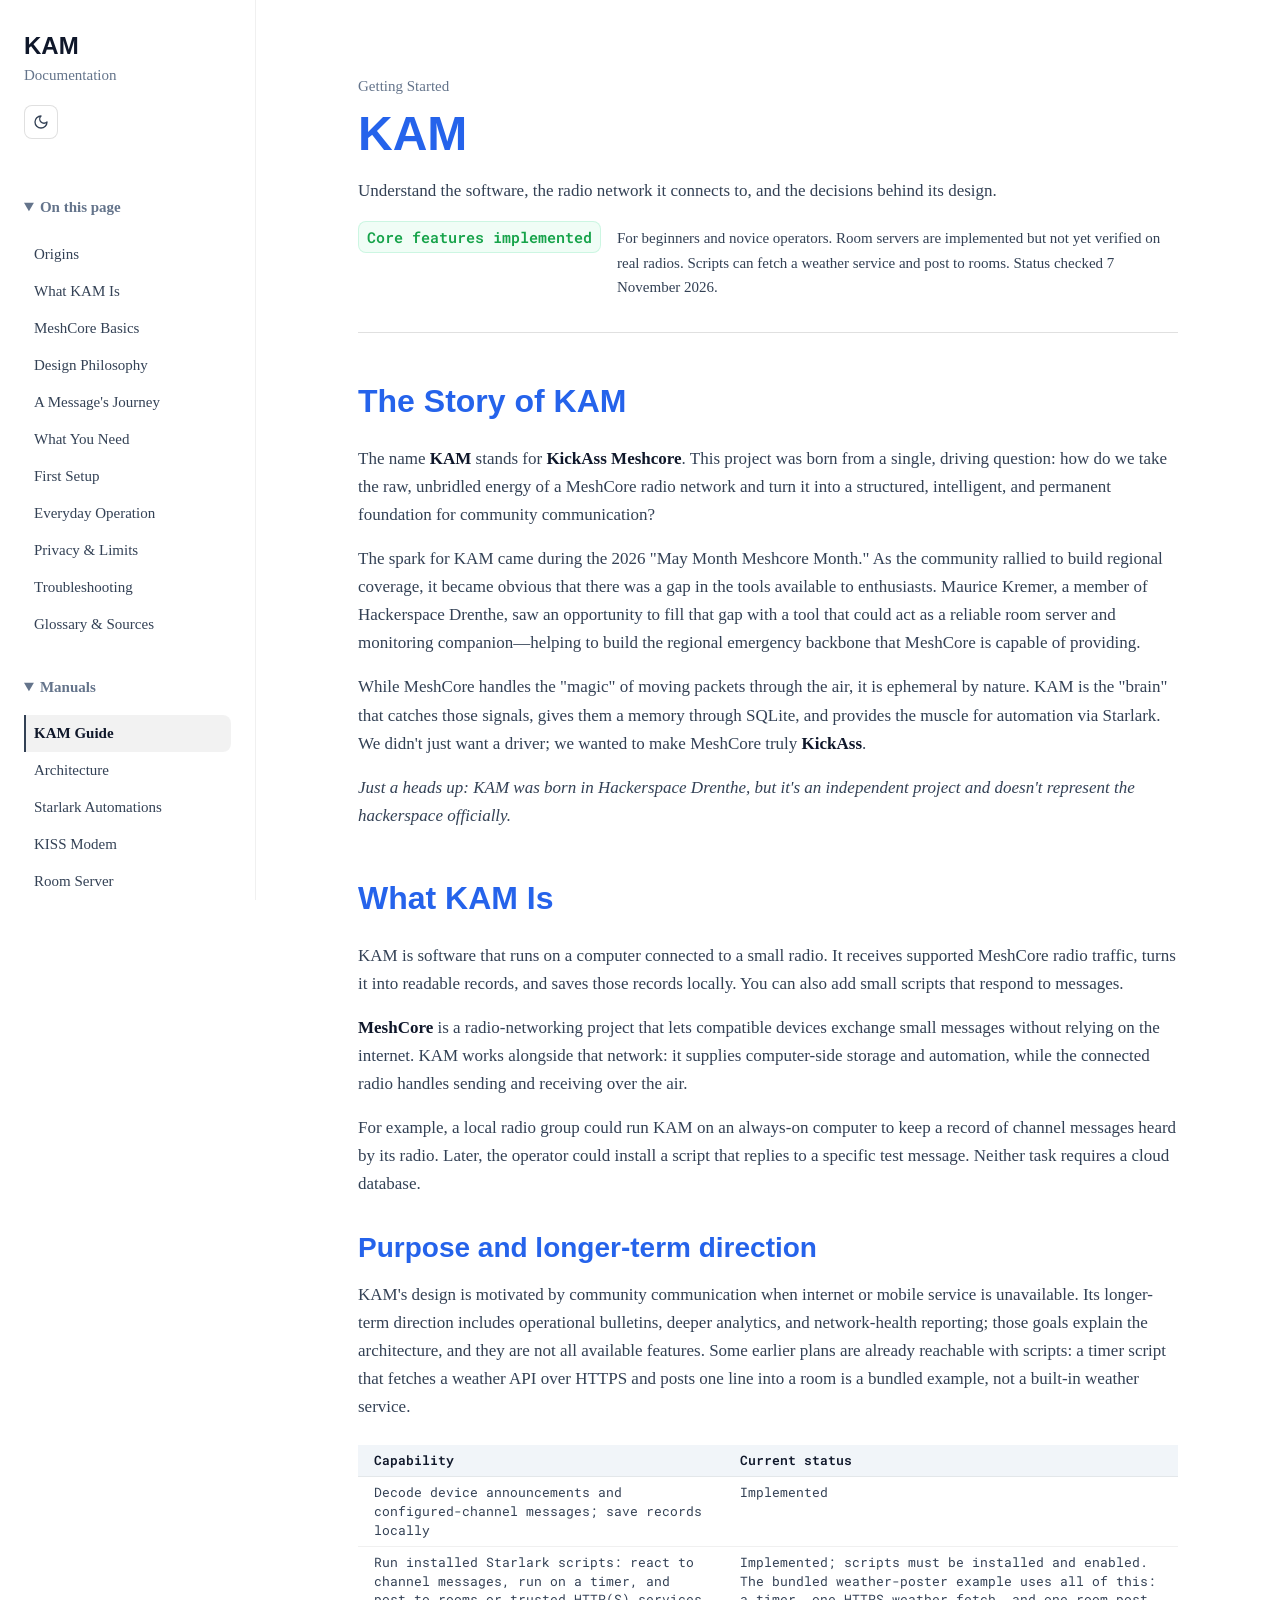
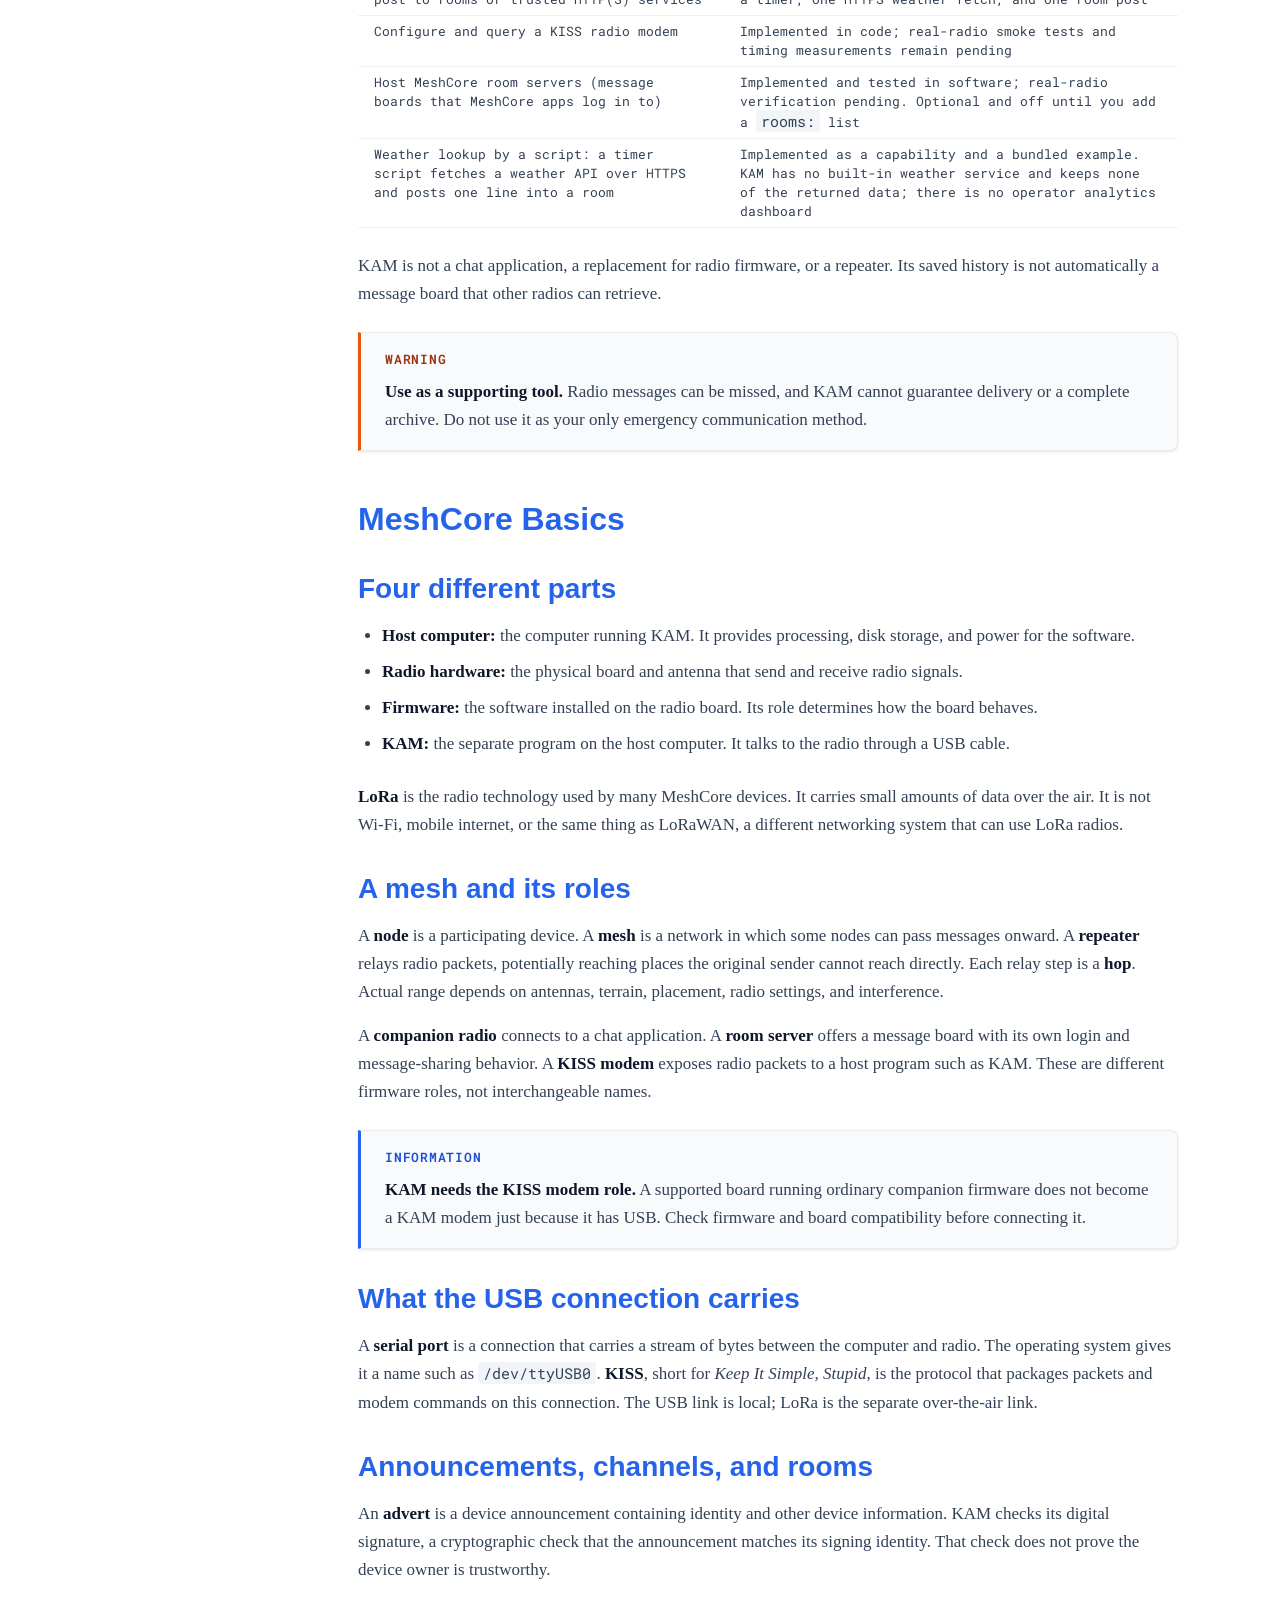
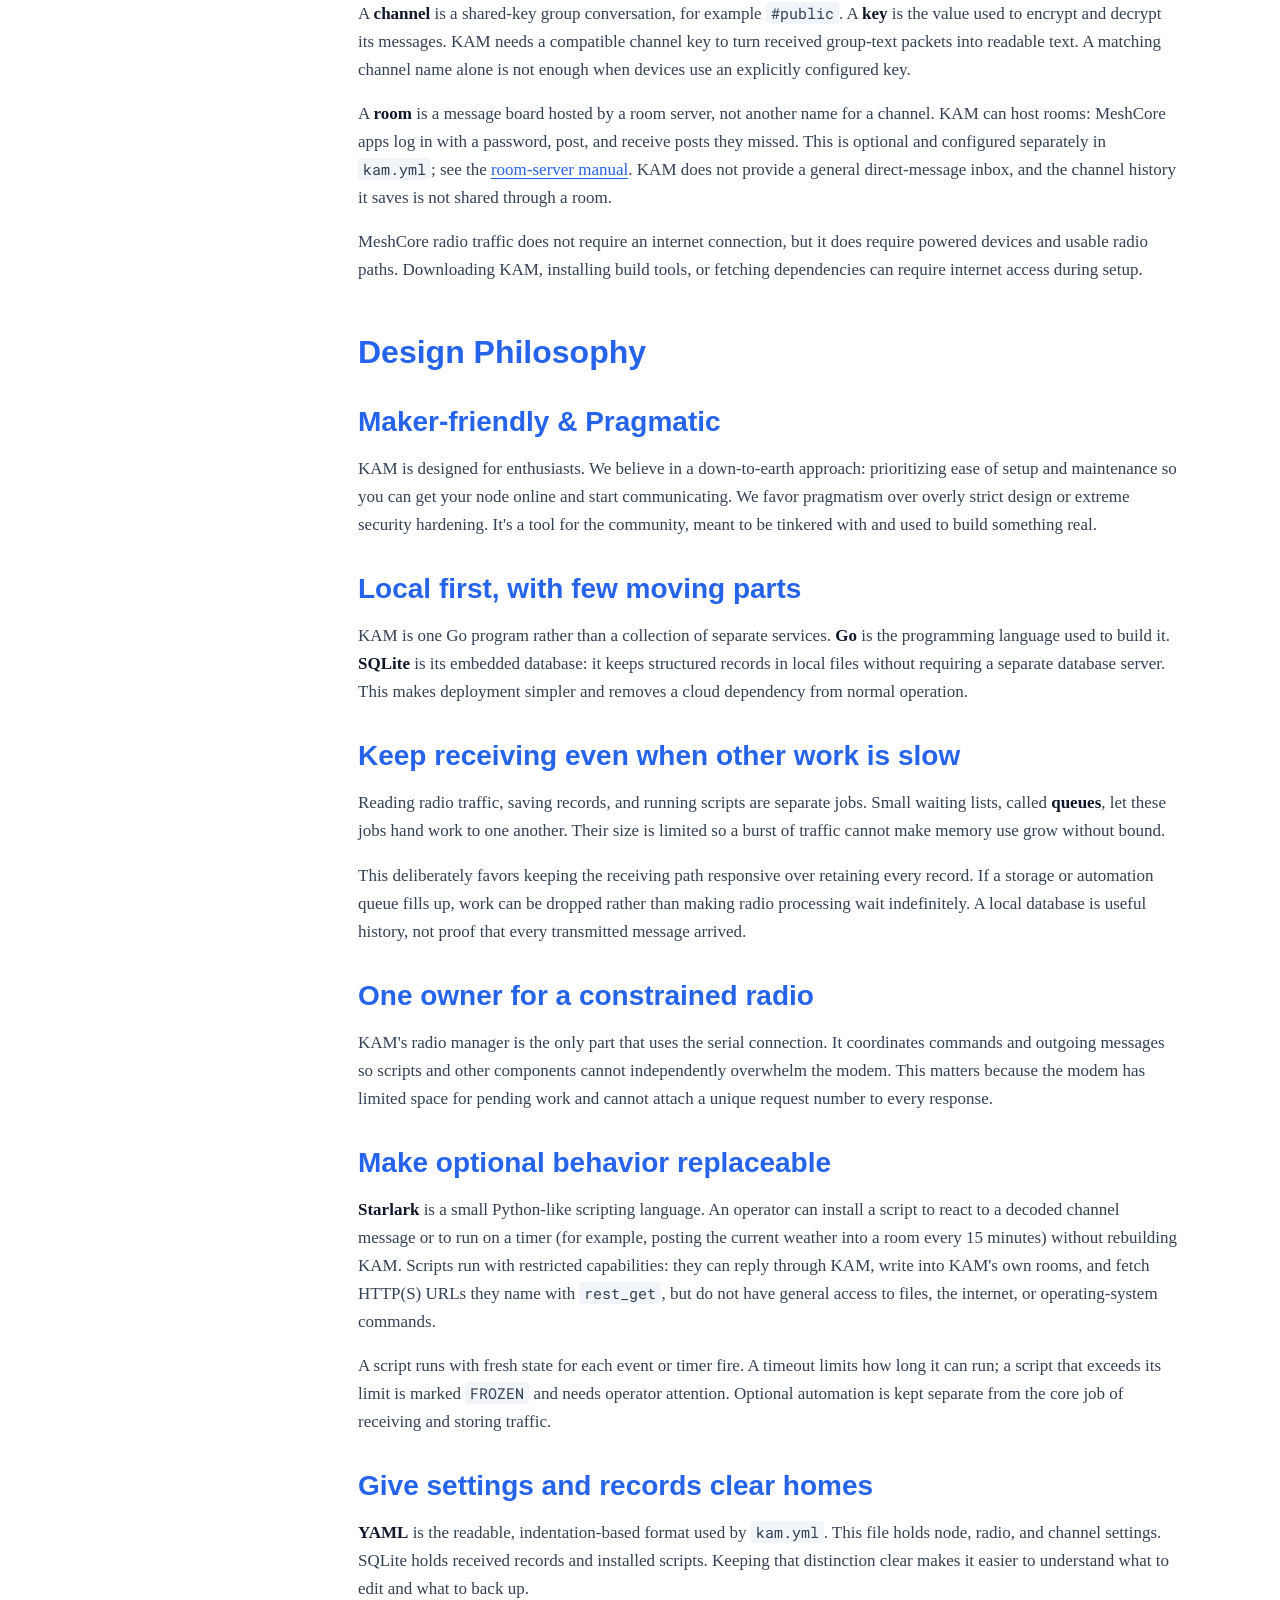
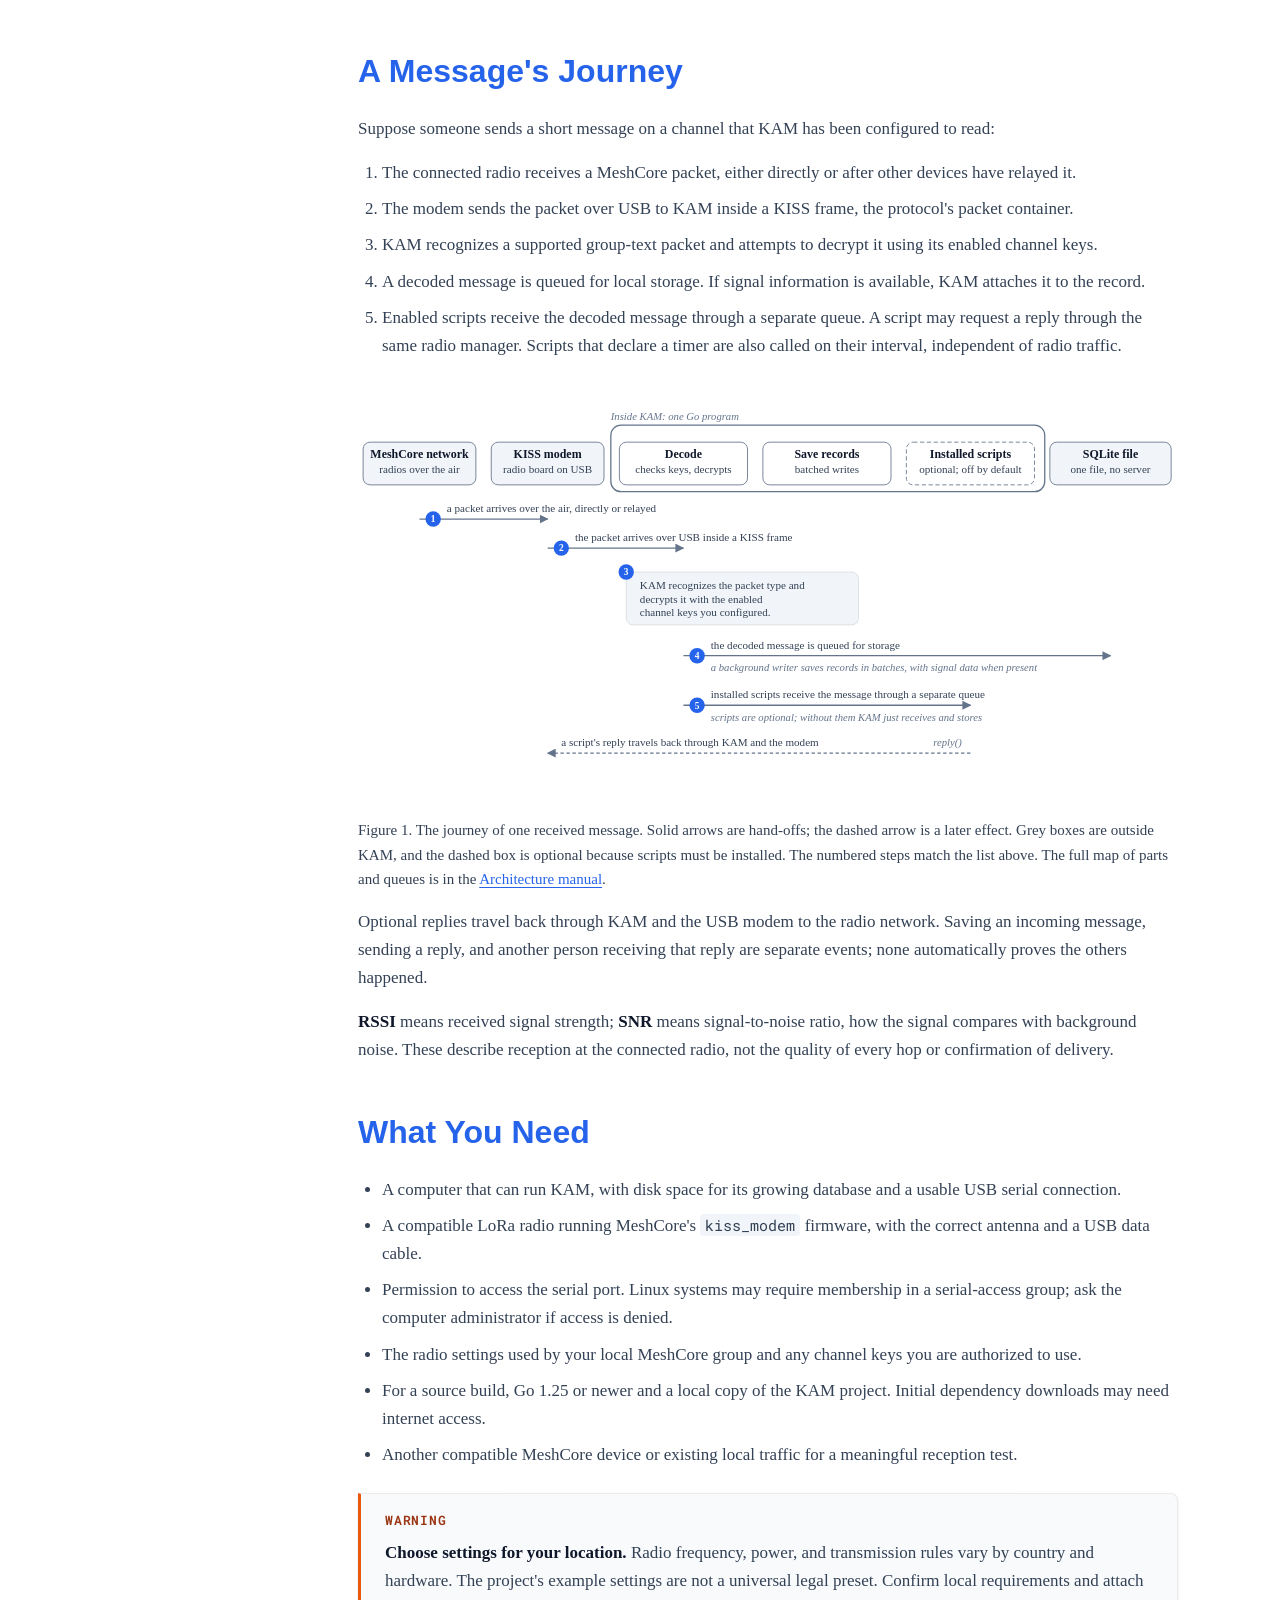
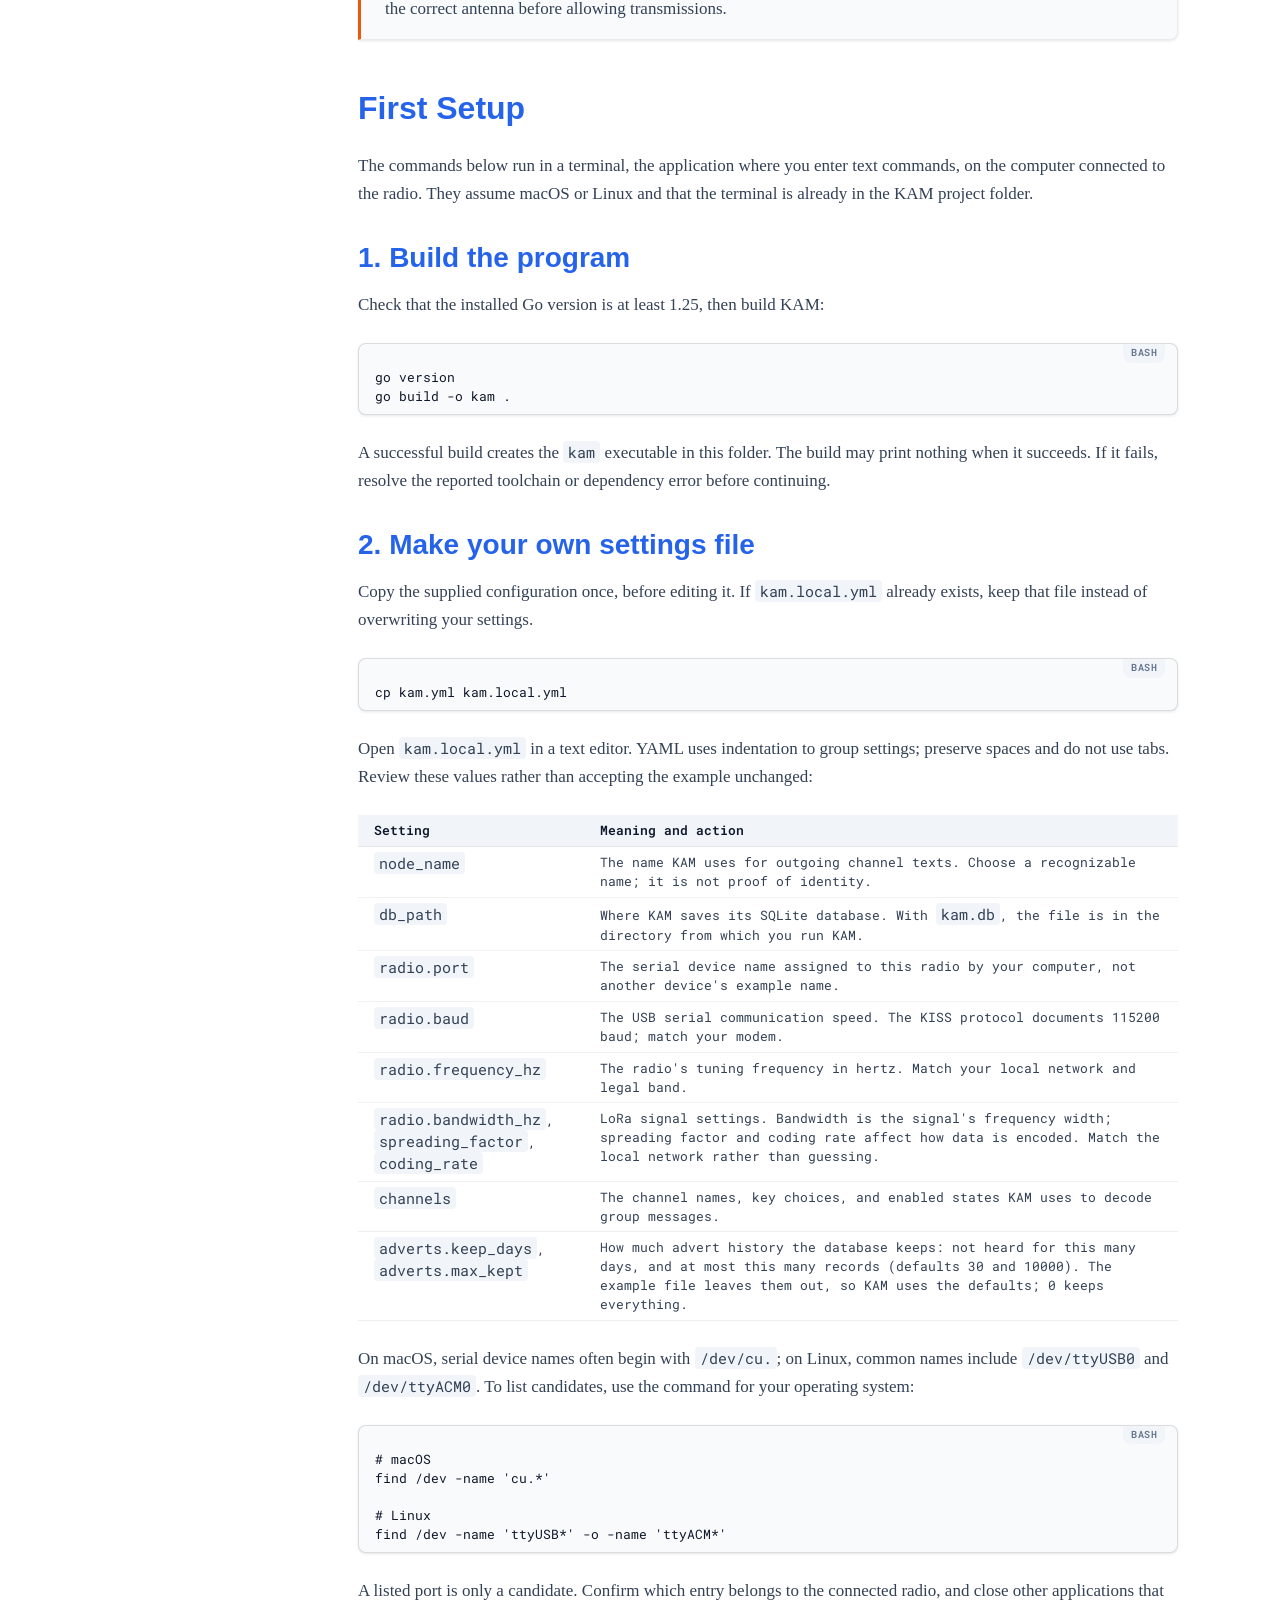
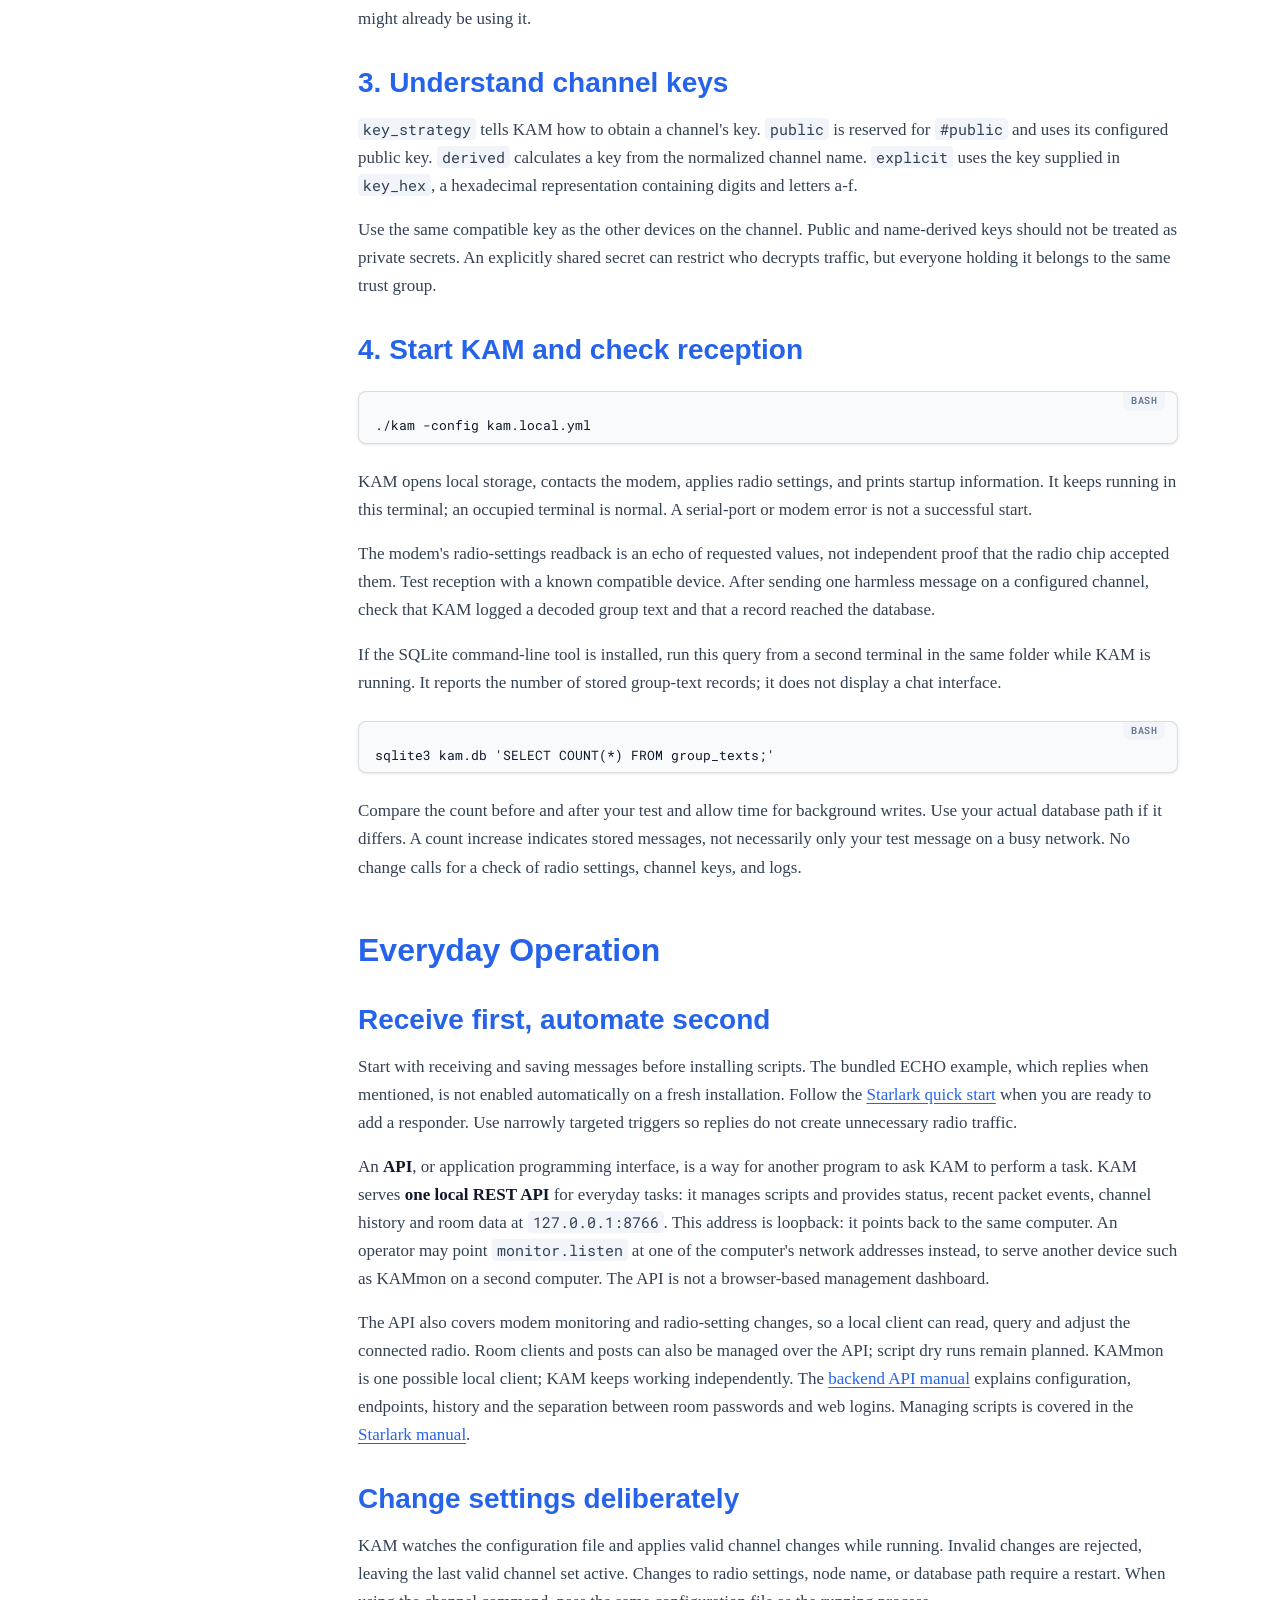
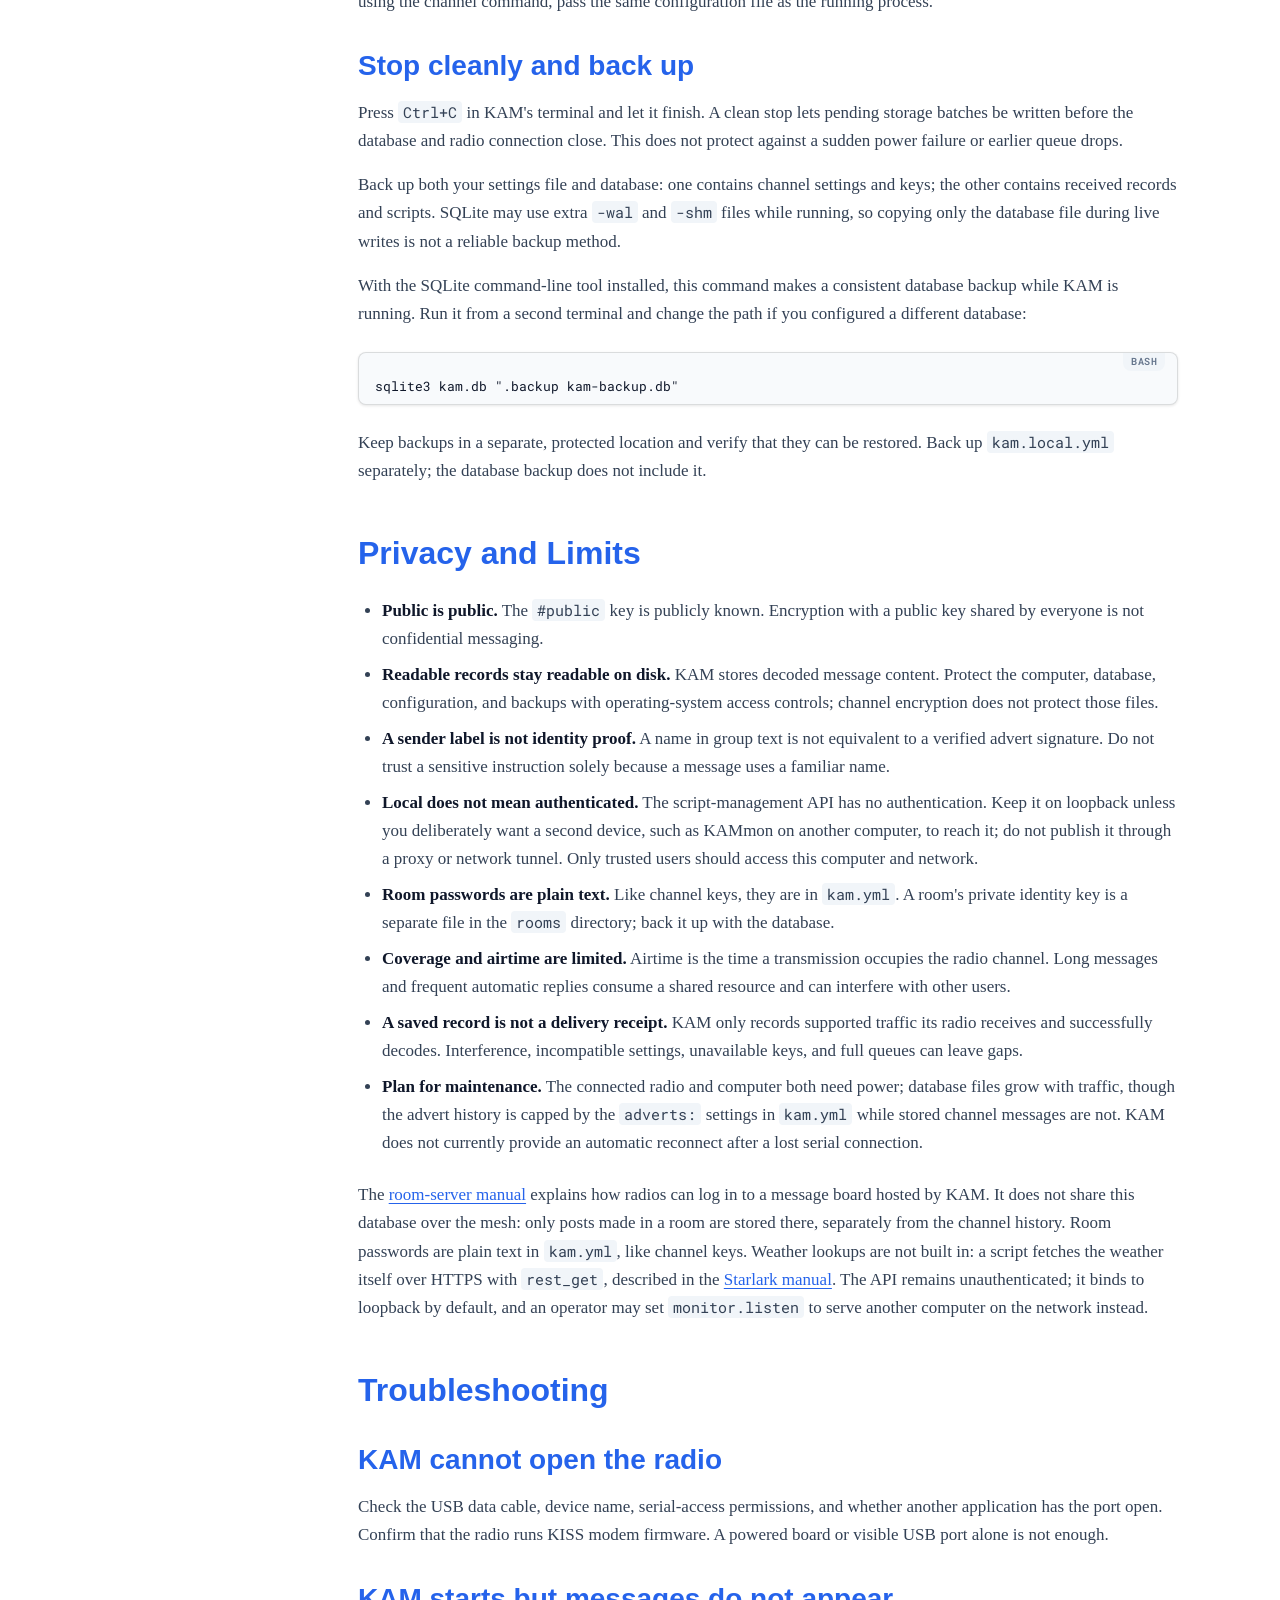
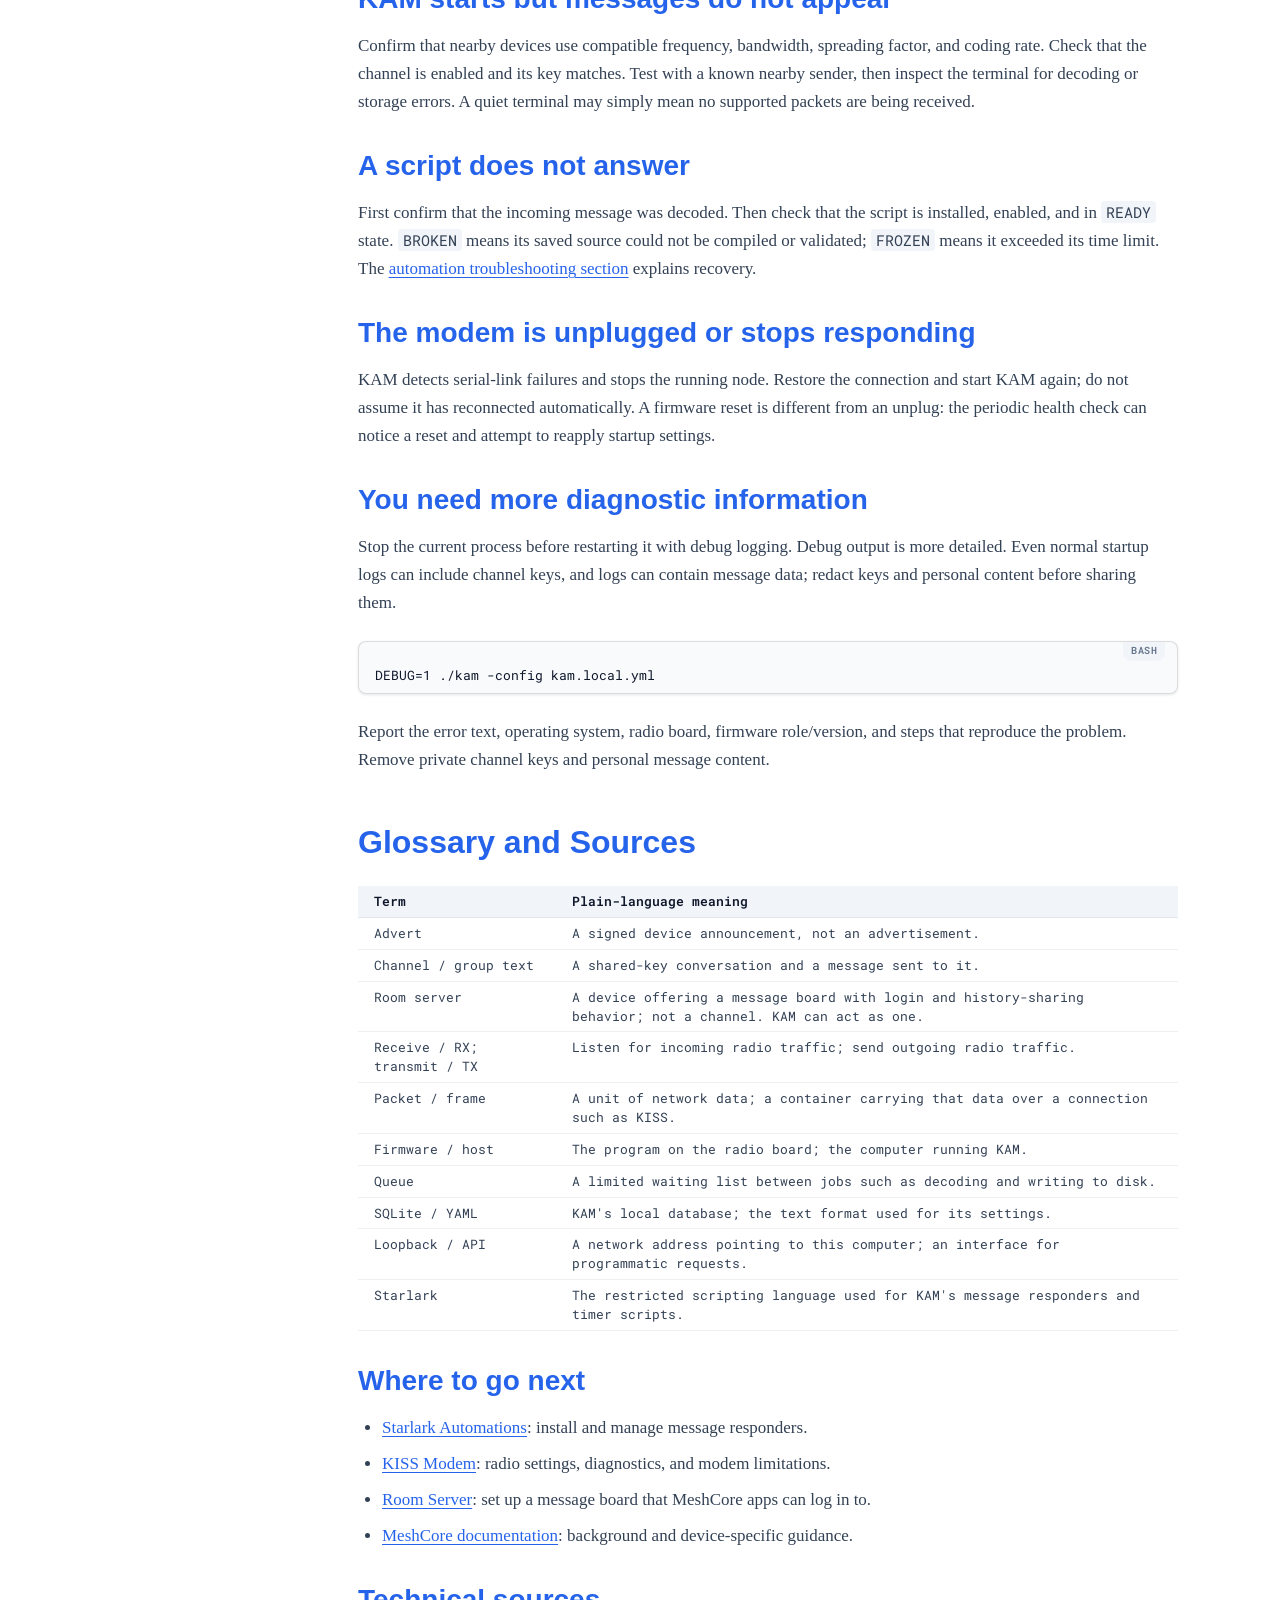
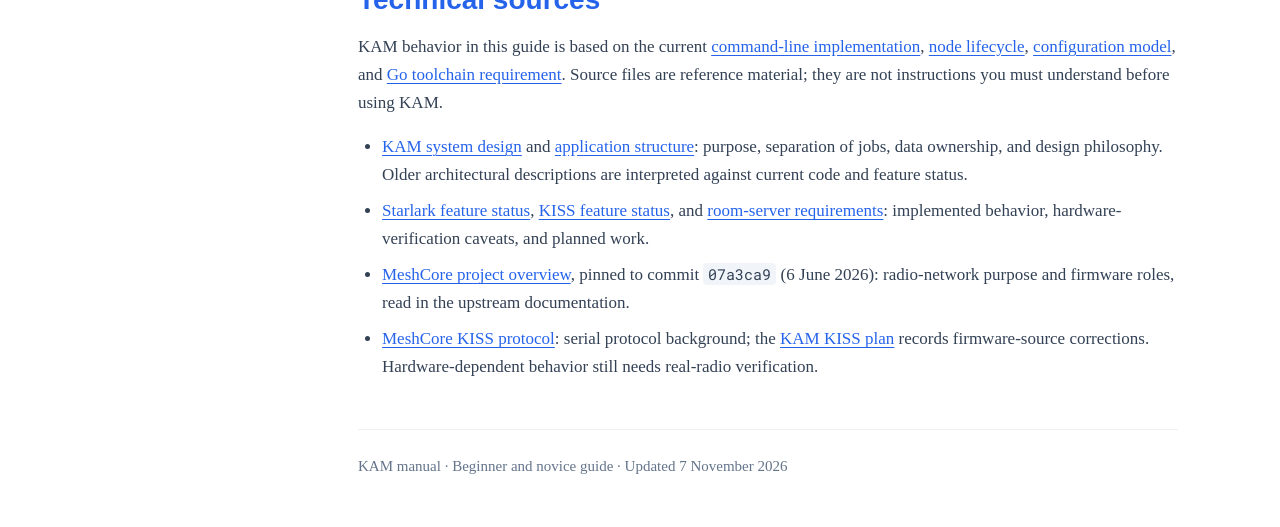
<file: docs/manuals/KAM.html>
<!DOCTYPE html>
<html lang="en">
<head>
    <meta charset="UTF-8">
    <meta name="viewport" content="width=device-width, initial-scale=1.0">
    <meta name="description" content="A beginner's guide to KAM, its design philosophy, MeshCore radio networks, setup, and everyday operation.">
    <title>KAM Manual</title>
    <link href="manuals.css" rel="stylesheet">
    <script>try{var t=localStorage.getItem("kam-theme");if(t?t==="dark":matchMedia("(prefers-color-scheme: dark)").matches)document.documentElement.dataset.theme="dark"}catch(e){}</script>
    <script src="manuals.js" defer></script>
</head>
<body>
    <a class="skip-link" href="#main-content">Skip to content</a>
    <aside>
        <div class="manual-brand"><strong>KAM</strong><span>Documentation</span><button class="theme-toggle" type="button" aria-label="Switch to dark mode"><svg class="icon-moon" viewBox="0 0 24 24" aria-hidden="true" focusable="false"><path d="M12 3a6 6 0 0 0 9 9 9 9 0 1 1-9-9Z"/></svg><svg class="icon-sun" viewBox="0 0 24 24" aria-hidden="true" focusable="false"><circle cx="12" cy="12" r="4"/><path d="M12 2v2M12 20v2M4.93 4.93l1.41 1.41M17.66 17.66l1.41 1.41M2 12h2M20 12h2M6.34 17.66l-1.41 1.41M19.07 4.93l-1.41 1.41"/></svg></button>
</div>
        <details class="manual-navigation" open>
            <summary>Contents</summary>
            <details class="navigation-section" open>
                <summary>On this page</summary>
                <nav aria-label="On this page">
                    <a href="#origins">Origins</a>
                    <a href="#overview">What KAM Is</a>
                    <a href="#meshcore">MeshCore Basics</a>
                    <a href="#philosophy">Design Philosophy</a>
                    <a href="#message-flow">A Message's Journey</a>
                    <a href="#requirements">What You Need</a>
                    <a href="#installation">First Setup</a>
                    <a href="#operation">Everyday Operation</a>
                    <a href="#limits">Privacy &amp; Limits</a>
                    <a href="#troubleshooting">Troubleshooting</a>
                    <a href="#reference">Glossary &amp; Sources</a>
                </nav>
            </details>
            <details class="navigation-section" open>
                <summary>Manuals</summary>
                <nav aria-label="Manuals">
                    <a href="KAM.html" aria-current="page">KAM Guide</a>
                    <a href="Architecture.html">Architecture</a>
                    <a href="FeatureStarlark.html">Starlark Automations</a>
                    <a href="FeatureKissModem.html">KISS Modem</a>
                    <a href="FeatureRoomServer.html">Room Server</a>
                    <a href="FeatureMonitorApi.html">Backend API</a>
                </nav>
            </details>
        </details>
    </aside>
    <main id="main-content" tabindex="-1">
        <header>
            <span>Getting Started</span>
            <h1>KAM</h1>
            <p>Understand the software, the radio network it connects to, and the decisions behind its design.</p>
            <p><span class="badge badge-green">Core features implemented</span><span>For beginners and novice operators. Room servers are implemented but not yet verified on real radios. Scripts can fetch a weather service and post to rooms. Status checked 7 November 2026.</span></p>
        </header>
        <article class="prose">
            <section id="origins">
                <h2>The Story of KAM</h2>
                <p>The name <strong>KAM</strong> stands for <strong>KickAss Meshcore</strong>. This project was born from a single, driving question: how do we take the raw, unbridled energy of a MeshCore radio network and turn it into a structured, intelligent, and permanent foundation for community communication?</p>
                <p>The spark for KAM came during the 2026 "May Month Meshcore Month." As the community rallied to build regional coverage, it became obvious that there was a gap in the tools available to enthusiasts. Maurice Kremer, a member of Hackerspace Drenthe, saw an opportunity to fill that gap with a tool that could act as a reliable room server and monitoring companion—helping to build the regional emergency backbone that MeshCore is capable of providing.</p>
                <p>While MeshCore handles the "magic" of moving packets through the air, it is ephemeral by nature. KAM is the "brain" that catches those signals, gives them a memory through SQLite, and provides the muscle for automation via Starlark. We didn't just want a driver; we wanted to make MeshCore truly <strong>KickAss</strong>.</p>
                <p><em class="disclaimer-note">Just a heads up: KAM was born in Hackerspace Drenthe, but it's an independent project and doesn't represent the hackerspace officially.</em></p>
            </section>

            <section id="overview">
                <h2>What KAM Is</h2>
                <p>KAM is software that runs on a computer connected to a small radio. It receives supported MeshCore radio traffic, turns it into readable records, and saves those records locally. You can also add small scripts that respond to messages.</p>
                <p><strong>MeshCore</strong> is a radio-networking project that lets compatible devices exchange small messages without relying on the internet. KAM works alongside that network: it supplies computer-side storage and automation, while the connected radio handles sending and receiving over the air.</p>
                <p>For example, a local radio group could run KAM on an always-on computer to keep a record of channel messages heard by its radio. Later, the operator could install a script that replies to a specific test message. Neither task requires a cloud database.</p>
                <h3>Purpose and longer-term direction</h3>
                <p>KAM's design is motivated by community communication when internet or mobile service is unavailable. Its longer-term direction includes operational bulletins, deeper analytics, and network-health reporting; those goals explain the architecture, and they are not all available features. Some earlier plans are already reachable with scripts: a timer script that fetches a weather API over HTTPS and posts one line into a room is a bundled example, not a built-in weather service.</p>
                <table>
                    <thead><tr><th>Capability</th><th>Current status</th></tr></thead>
                    <tbody>
                        <tr><td>Decode device announcements and configured-channel messages; save records locally</td><td>Implemented</td></tr>
                        <tr><td>Run installed Starlark scripts: react to channel messages, run on a timer, and post to rooms or trusted HTTP(S) services</td><td>Implemented; scripts must be installed and enabled. The bundled weather-poster example uses all of this: a timer, one HTTPS weather fetch, and one room post</td></tr>
                        <tr><td>Configure and query a KISS radio modem</td><td>Implemented in code; real-radio smoke tests and timing measurements remain pending</td></tr>
                        <tr><td>Host MeshCore room servers (message boards that MeshCore apps log in to)</td><td>Implemented and tested in software; real-radio verification pending. Optional and off until you add a <code>rooms:</code> list</td></tr>
                        <tr><td>Weather lookup by a script: a timer script fetches a weather API over HTTPS and posts one line into a room</td><td>Implemented as a capability and a bundled example. KAM has no built-in weather service and keeps none of the returned data; there is no operator analytics dashboard</td></tr>
                    </tbody>
                </table>
                <p>KAM is not a chat application, a replacement for radio firmware, or a repeater. Its saved history is not automatically a message board that other radios can retrieve.</p>
                <div class="info-box info-box-amber"><p><strong>Use as a supporting tool.</strong> Radio messages can be missed, and KAM cannot guarantee delivery or a complete archive. Do not use it as your only emergency communication method.</p></div>
            </section>

            <section id="meshcore">
                <h2>MeshCore Basics</h2>
                <h3>Four different parts</h3>
                <ul>
                    <li><strong>Host computer:</strong> the computer running KAM. It provides processing, disk storage, and power for the software.</li>
                    <li><strong>Radio hardware:</strong> the physical board and antenna that send and receive radio signals.</li>
                    <li><strong>Firmware:</strong> the software installed on the radio board. Its role determines how the board behaves.</li>
                    <li><strong>KAM:</strong> the separate program on the host computer. It talks to the radio through a USB cable.</li>
                </ul>
                <p><strong>LoRa</strong> is the radio technology used by many MeshCore devices. It carries small amounts of data over the air. It is not Wi-Fi, mobile internet, or the same thing as LoRaWAN, a different networking system that can use LoRa radios.</p>
                <h3>A mesh and its roles</h3>
                <p>A <strong>node</strong> is a participating device. A <strong>mesh</strong> is a network in which some nodes can pass messages onward. A <strong>repeater</strong> relays radio packets, potentially reaching places the original sender cannot reach directly. Each relay step is a <strong>hop</strong>. Actual range depends on antennas, terrain, placement, radio settings, and interference.</p>
                <p>A <strong>companion radio</strong> connects to a chat application. A <strong>room server</strong> offers a message board with its own login and message-sharing behavior. A <strong>KISS modem</strong> exposes radio packets to a host program such as KAM. These are different firmware roles, not interchangeable names.</p>
                <div class="info-box info-box-blue"><p><strong>KAM needs the KISS modem role.</strong> A supported board running ordinary companion firmware does not become a KAM modem just because it has USB. Check firmware and board compatibility before connecting it.</p></div>
                <h3>What the USB connection carries</h3>
                <p>A <strong>serial port</strong> is a connection that carries a stream of bytes between the computer and radio. The operating system gives it a name such as <code>/dev/ttyUSB0</code>. <strong>KISS</strong>, short for <em>Keep It Simple, Stupid</em>, is the protocol that packages packets and modem commands on this connection. The USB link is local; LoRa is the separate over-the-air link.</p>
                <h3>Announcements, channels, and rooms</h3>
                <p>An <strong>advert</strong> is a device announcement containing identity and other device information. KAM checks its digital signature, a cryptographic check that the announcement matches its signing identity. That check does not prove the device owner is trustworthy.</p>
                <p>A <strong>channel</strong> is a shared-key group conversation, for example <code>#public</code>. A <strong>key</strong> is the value used to encrypt and decrypt its messages. KAM needs a compatible channel key to turn received group-text packets into readable text. A matching channel name alone is not enough when devices use an explicitly configured key.</p>
                <p>A <strong>room</strong> is a message board hosted by a room server, not another name for a channel. KAM can host rooms: MeshCore apps log in with a password, post, and receive posts they missed. This is optional and configured separately in <code>kam.yml</code>; see the <a href="FeatureRoomServer.html">room-server manual</a>. KAM does not provide a general direct-message inbox, and the channel history it saves is not shared through a room.</p>
                <p>MeshCore radio traffic does not require an internet connection, but it does require powered devices and usable radio paths. Downloading KAM, installing build tools, or fetching dependencies can require internet access during setup.</p>
            </section>

            <section id="philosophy">
                <h2>Design Philosophy</h2>
                <h3 id="maker-friendly">Maker-friendly &amp; Pragmatic</h3>
                <p>KAM is designed for enthusiasts. We believe in a down-to-earth approach: prioritizing ease of setup and maintenance so you can get your node online and start communicating. We favor pragmatism over overly strict design or extreme security hardening. It's a tool for the community, meant to be tinkered with and used to build something real.</p>
                <h3>Local first, with few moving parts</h3>
                <p>KAM is one Go program rather than a collection of separate services. <strong>Go</strong> is the programming language used to build it. <strong>SQLite</strong> is its embedded database: it keeps structured records in local files without requiring a separate database server. This makes deployment simpler and removes a cloud dependency from normal operation.</p>
                <h3>Keep receiving even when other work is slow</h3>
                <p>Reading radio traffic, saving records, and running scripts are separate jobs. Small waiting lists, called <strong>queues</strong>, let these jobs hand work to one another. Their size is limited so a burst of traffic cannot make memory use grow without bound.</p>
                <p>This deliberately favors keeping the receiving path responsive over retaining every record. If a storage or automation queue fills up, work can be dropped rather than making radio processing wait indefinitely. A local database is useful history, not proof that every transmitted message arrived.</p>
                <h3>One owner for a constrained radio</h3>
                <p>KAM's radio manager is the only part that uses the serial connection. It coordinates commands and outgoing messages so scripts and other components cannot independently overwhelm the modem. This matters because the modem has limited space for pending work and cannot attach a unique request number to every response.</p>
                <h3>Make optional behavior replaceable</h3>
                <p><strong>Starlark</strong> is a small Python-like scripting language. An operator can install a script to react to a decoded channel message or to run on a timer (for example, posting the current weather into a room every 15 minutes) without rebuilding KAM. Scripts run with restricted capabilities: they can reply through KAM, write into KAM's own rooms, and fetch HTTP(S) URLs they name with <code>rest_get</code>, but do not have general access to files, the internet, or operating-system commands.</p>
                <p>A script runs with fresh state for each event or timer fire. A timeout limits how long it can run; a script that exceeds its limit is marked <code>FROZEN</code> and needs operator attention. Optional automation is kept separate from the core job of receiving and storing traffic.</p>
                <h3>Give settings and records clear homes</h3>
                <p><strong>YAML</strong> is the readable, indentation-based format used by <code>kam.yml</code>. This file holds node, radio, and channel settings. SQLite holds received records and installed scripts. Keeping that distinction clear makes it easier to understand what to edit and what to back up.</p>
            </section>

            <section id="message-flow">
                <h2>A Message's Journey</h2>
                <p>Suppose someone sends a short message on a channel that KAM has been configured to read:</p>
                <ol>
                    <li>The connected radio receives a MeshCore packet, either directly or after other devices have relayed it.</li>
                    <li>The modem sends the packet over USB to KAM inside a KISS frame, the protocol's packet container.</li>
                    <li>KAM recognizes a supported group-text packet and attempts to decrypt it using its enabled channel keys.</li>
                    <li>A decoded message is queued for local storage. If signal information is available, KAM attaches it to the record.</li>
                    <li>Enabled scripts receive the decoded message through a separate queue. A script may request a reply through the same radio manager. Scripts that declare a timer are also called on their interval, independent of radio traffic.</li>
                </ol>
                <div class="mermaid arch-diagram">
                    <svg xmlns="http://www.w3.org/2000/svg" viewBox="0 0 960 424" role="img" aria-labelledby="flow-title flow-description">
                        <title id="flow-title">A received message's journey through KAM</title>
                        <desc id="flow-description">Five numbered steps. A packet arrives over the air at your radio, directly or relayed. The KISS modem passes the packet over USB inside a KISS frame. KAM recognizes the packet type and decrypts it with the enabled channel keys. The decoded message is queued, and a background writer saves it in batches to the SQLite file, with signal data when present. Installed scripts receive the message through a separate queue, and a script's optional reply travels back through KAM and the modem to the mesh. Grey boxes are outside KAM; the scripts box is dashed because scripts are optional.</desc>
                        <defs>
                            <marker id="arch-arrow" viewBox="0 0 10 10" refX="9" refY="5" markerWidth="7" markerHeight="7" orient="auto-start-reverse"><path d="M0 0L10 5L0 10z"/></marker>
                        </defs>

<!-- Actors -->
                        <text class="caption" x="296" y="14">Inside KAM: one Go program</text>
                        <rect class="frame" x="296" y="20" width="508" height="78" rx="12"/>
                        <g><rect class="box box-outside" x="6" y="40" width="132" height="50" rx="8"/><text class="name mid" x="72" y="58">MeshCore network</text><text class="note mid" x="72" y="76">radios over the air</text></g>
                        <g><rect class="box box-outside" x="156" y="40" width="132" height="50" rx="8"/><text class="name mid" x="222" y="58">KISS modem</text><text class="note mid" x="222" y="76">radio board on USB</text></g>
                        <g><rect class="box" x="306" y="40" width="150" height="50" rx="8"/><text class="name mid" x="381" y="58">Decode</text><text class="note mid" x="381" y="76">checks keys, decrypts</text></g>
                        <g><rect class="box" x="474" y="40" width="150" height="50" rx="8"/><text class="name mid" x="549" y="58">Save records</text><text class="note mid" x="549" y="76">batched writes</text></g>
                        <g><rect class="box box-optional" x="642" y="40" width="150" height="50" rx="8"/><text class="name mid" x="717" y="58">Installed scripts</text><text class="note mid" x="717" y="76">optional; off by default</text></g>
                        <g><rect class="box box-outside" x="810" y="40" width="142" height="50" rx="8"/><text class="name mid" x="881" y="58">SQLite file</text><text class="note mid" x="881" y="76">one file, no server</text></g>

<!-- Journey -->
                        <path class="link" d="M72 130H222"/>
                        <circle class="step" cx="88" cy="130" r="9"/><text class="step-text mid" x="88" y="134">1</text>
                        <text class="note" x="104" y="122">a packet arrives over the air, directly or relayed</text>
                        <path class="link" d="M222 164H381"/>
                        <circle class="step" cx="238" cy="164" r="9"/><text class="step-text mid" x="238" y="168">2</text>
                        <text class="note" x="254" y="156">the packet arrives over USB inside a KISS frame</text>
                        <rect class="seq-note" x="314" y="192" width="272" height="62" rx="8"/>
                        <circle class="step" cx="314" cy="192" r="9"/><text class="step-text mid" x="314" y="196">3</text>
                        <text class="note" x="330" y="212">KAM recognizes the packet type and</text>
                        <text class="note" x="330" y="228">decrypts it with the enabled</text>
                        <text class="note" x="330" y="244">channel keys you configured.</text>
                        <path class="link" d="M381 290H881"/>
                        <circle class="step" cx="397" cy="290" r="9"/><text class="step-text mid" x="397" y="294">4</text>
                        <text class="note" x="413" y="282">the decoded message is queued for storage</text>
                        <text class="caption" x="413" y="308">a background writer saves records in batches, with signal data when present</text>
                        <path class="link" d="M381 348H717"/>
                        <circle class="step" cx="397" cy="348" r="9"/><text class="step-text mid" x="397" y="352">5</text>
                        <text class="note" x="413" y="340">installed scripts receive the message through a separate queue</text>
                        <text class="caption" x="413" y="366">scripts are optional; without them KAM just receives and stores</text>
                        <path class="link link-soft" d="M717 404H222"/>
                        <text class="note" x="238" y="396">a script's reply travels back through KAM and the modem</text>
                        <text class="caption end" x="707" y="396">reply()</text>
                    </svg>
                </div>
                <p class="text-sm">Figure 1. The journey of one received message. Solid arrows are hand-offs; the dashed arrow is a later effect. Grey boxes are outside KAM, and the dashed box is optional because scripts must be installed. The numbered steps match the list above. The full map of parts and queues is in the <a href="Architecture.html">Architecture manual</a>.</p>
                <p>Optional replies travel back through KAM and the USB modem to the radio network. Saving an incoming message, sending a reply, and another person receiving that reply are separate events; none automatically proves the others happened.</p>
                <p><strong>RSSI</strong> means received signal strength; <strong>SNR</strong> means signal-to-noise ratio, how the signal compares with background noise. These describe reception at the connected radio, not the quality of every hop or confirmation of delivery.</p>
            </section>

            <section id="requirements">
                <h2>What You Need</h2>
                <ul>
                    <li>A computer that can run KAM, with disk space for its growing database and a usable USB serial connection.</li>
                    <li>A compatible LoRa radio running MeshCore's <code>kiss_modem</code> firmware, with the correct antenna and a USB data cable.</li>
                    <li>Permission to access the serial port. Linux systems may require membership in a serial-access group; ask the computer administrator if access is denied.</li>
                    <li>The radio settings used by your local MeshCore group and any channel keys you are authorized to use.</li>
                    <li>For a source build, Go 1.25 or newer and a local copy of the KAM project. Initial dependency downloads may need internet access.</li>
                    <li>Another compatible MeshCore device or existing local traffic for a meaningful reception test.</li>
                </ul>
                <div class="info-box info-box-amber"><p><strong>Choose settings for your location.</strong> Radio frequency, power, and transmission rules vary by country and hardware. The project's example settings are not a universal legal preset. Confirm local requirements and attach the correct antenna before allowing transmissions.</p></div>
            </section>

            <section id="installation">
                <h2>First Setup</h2>
                <p>The commands below run in a terminal, the application where you enter text commands, on the computer connected to the radio. They assume macOS or Linux and that the terminal is already in the KAM project folder.</p>
                <h3>1. Build the program</h3>
                <p>Check that the installed Go version is at least 1.25, then build KAM:</p>
                <pre><code class="language-bash">go version
go build -o kam .</code></pre>
                <p>A successful build creates the <code>kam</code> executable in this folder. The build may print nothing when it succeeds. If it fails, resolve the reported toolchain or dependency error before continuing.</p>
                <h3>2. Make your own settings file</h3>
                <p>Copy the supplied configuration once, before editing it. If <code>kam.local.yml</code> already exists, keep that file instead of overwriting your settings.</p>
                <pre><code class="language-bash">cp kam.yml kam.local.yml</code></pre>
                <p>Open <code>kam.local.yml</code> in a text editor. YAML uses indentation to group settings; preserve spaces and do not use tabs. Review these values rather than accepting the example unchanged:</p>
                <table>
                    <thead><tr><th>Setting</th><th>Meaning and action</th></tr></thead>
                    <tbody>
                        <tr><td><code>node_name</code></td><td>The name KAM uses for outgoing channel texts. Choose a recognizable name; it is not proof of identity.</td></tr>
                        <tr><td><code>db_path</code></td><td>Where KAM saves its SQLite database. With <code>kam.db</code>, the file is in the directory from which you run KAM.</td></tr>
                        <tr><td><code>radio.port</code></td><td>The serial device name assigned to this radio by your computer, not another device's example name.</td></tr>
                        <tr><td><code>radio.baud</code></td><td>The USB serial communication speed. The KISS protocol documents 115200 baud; match your modem.</td></tr>
                        <tr><td><code>radio.frequency_hz</code></td><td>The radio's tuning frequency in hertz. Match your local network and legal band.</td></tr>
                        <tr><td><code>radio.bandwidth_hz</code>, <code>spreading_factor</code>, <code>coding_rate</code></td><td>LoRa signal settings. Bandwidth is the signal's frequency width; spreading factor and coding rate affect how data is encoded. Match the local network rather than guessing.</td></tr>
                        <tr><td><code>channels</code></td><td>The channel names, key choices, and enabled states KAM uses to decode group messages.</td></tr>
                        <tr><td><code>adverts.keep_days</code>, <code>adverts.max_kept</code></td><td>How much advert history the database keeps: not heard for this many days, and at most this many records (defaults 30 and 10000). The example file leaves them out, so KAM uses the defaults; 0 keeps everything.</td></tr>
                    </tbody>
                </table>
                <p>On macOS, serial device names often begin with <code>/dev/cu.</code>; on Linux, common names include <code>/dev/ttyUSB0</code> and <code>/dev/ttyACM0</code>. To list candidates, use the command for your operating system:</p>
                <pre><code class="language-bash"># macOS
find /dev -name 'cu.*'

# Linux
find /dev -name 'ttyUSB*' -o -name 'ttyACM*'</code></pre>
                <p>A listed port is only a candidate. Confirm which entry belongs to the connected radio, and close other applications that might already be using it.</p>
                <h3>3. Understand channel keys</h3>
                <p><code>key_strategy</code> tells KAM how to obtain a channel's key. <code>public</code> is reserved for <code>#public</code> and uses its configured public key. <code>derived</code> calculates a key from the normalized channel name. <code>explicit</code> uses the key supplied in <code>key_hex</code>, a hexadecimal representation containing digits and letters a-f.</p>
                <p>Use the same compatible key as the other devices on the channel. Public and name-derived keys should not be treated as private secrets. An explicitly shared secret can restrict who decrypts traffic, but everyone holding it belongs to the same trust group.</p>
                <h3>4. Start KAM and check reception</h3>
                <pre><code class="language-bash">./kam -config kam.local.yml</code></pre>
                <p>KAM opens local storage, contacts the modem, applies radio settings, and prints startup information. It keeps running in this terminal; an occupied terminal is normal. A serial-port or modem error is not a successful start.</p>
                <p>The modem's radio-settings readback is an echo of requested values, not independent proof that the radio chip accepted them. Test reception with a known compatible device. After sending one harmless message on a configured channel, check that KAM logged a decoded group text and that a record reached the database.</p>
                <p>If the SQLite command-line tool is installed, run this query from a second terminal in the same folder while KAM is running. It reports the number of stored group-text records; it does not display a chat interface.</p>
                <pre><code class="language-bash">sqlite3 kam.db 'SELECT COUNT(*) FROM group_texts;'</code></pre>
                <p>Compare the count before and after your test and allow time for background writes. Use your actual database path if it differs. A count increase indicates stored messages, not necessarily only your test message on a busy network. No change calls for a check of radio settings, channel keys, and logs.</p>
            </section>

            <section id="operation">
                <h2>Everyday Operation</h2>
                <h3>Receive first, automate second</h3>
                <p>Start with receiving and saving messages before installing scripts. The bundled ECHO example, which replies when mentioned, is not enabled automatically on a fresh installation. Follow the <a href="FeatureStarlark.html#quickstart">Starlark quick start</a> when you are ready to add a responder. Use narrowly targeted triggers so replies do not create unnecessary radio traffic.</p>
                <p>An <strong>API</strong>, or application programming interface, is a way for another program to ask KAM to perform a task. KAM serves <strong>one local REST API</strong> for everyday tasks: it manages scripts and provides status, recent packet events, channel history and room data at <code>127.0.0.1:8766</code>. This address is loopback: it points back to the same computer. An operator may point <code>monitor.listen</code> at one of the computer's network addresses instead, to serve another device such as KAMmon on a second computer. The API is not a browser-based management dashboard.</p>
                <p>The API also covers modem monitoring and radio-setting changes, so a local client can read, query and adjust the connected radio. Room clients and posts can also be managed over the API; script dry runs remain planned. KAMmon is one possible local client; KAM keeps working independently. The <a href="FeatureMonitorApi.html">backend API manual</a> explains configuration, endpoints, history and the separation between room passwords and web logins. Managing scripts is covered in the <a href="FeatureStarlark.html">Starlark manual</a>.</p>
                <h3>Change settings deliberately</h3>
                <p>KAM watches the configuration file and applies valid channel changes while running. Invalid changes are rejected, leaving the last valid channel set active. Changes to radio settings, node name, or database path require a restart. When using the channel command, pass the same configuration file as the running process.</p>
                <h3>Stop cleanly and back up</h3>
                <p>Press <code>Ctrl+C</code> in KAM's terminal and let it finish. A clean stop lets pending storage batches be written before the database and radio connection close. This does not protect against a sudden power failure or earlier queue drops.</p>
                <p>Back up both your settings file and database: one contains channel settings and keys; the other contains received records and scripts. SQLite may use extra <code>-wal</code> and <code>-shm</code> files while running, so copying only the database file during live writes is not a reliable backup method.</p>
                <p>With the SQLite command-line tool installed, this command makes a consistent database backup while KAM is running. Run it from a second terminal and change the path if you configured a different database:</p>
                <pre><code class="language-bash">sqlite3 kam.db ".backup kam-backup.db"</code></pre>
                <p>Keep backups in a separate, protected location and verify that they can be restored. Back up <code>kam.local.yml</code> separately; the database backup does not include it.</p>
            </section>

            <section id="limits">
                <h2>Privacy and Limits</h2>
                <ul>
                    <li><strong>Public is public.</strong> The <code>#public</code> key is publicly known. Encryption with a public key shared by everyone is not confidential messaging.</li>
                    <li><strong>Readable records stay readable on disk.</strong> KAM stores decoded message content. Protect the computer, database, configuration, and backups with operating-system access controls; channel encryption does not protect those files.</li>
                    <li><strong>A sender label is not identity proof.</strong> A name in group text is not equivalent to a verified advert signature. Do not trust a sensitive instruction solely because a message uses a familiar name.</li>
                    <li><strong>Local does not mean authenticated.</strong> The script-management API has no authentication. Keep it on loopback unless you deliberately want a second device, such as KAMmon on another computer, to reach it; do not publish it through a proxy or network tunnel. Only trusted users should access this computer and network.</li>
                    <li><strong>Room passwords are plain text.</strong> Like channel keys, they are in <code>kam.yml</code>. A room's private identity key is a separate file in the <code>rooms</code> directory; back it up with the database.</li>
                    <li><strong>Coverage and airtime are limited.</strong> Airtime is the time a transmission occupies the radio channel. Long messages and frequent automatic replies consume a shared resource and can interfere with other users.</li>
                    <li><strong>A saved record is not a delivery receipt.</strong> KAM only records supported traffic its radio receives and successfully decodes. Interference, incompatible settings, unavailable keys, and full queues can leave gaps.</li>
                    <li><strong>Plan for maintenance.</strong> The connected radio and computer both need power; database files grow with traffic, though the advert history is capped by the <code>adverts:</code> settings in <code>kam.yml</code> while stored channel messages are not. KAM does not currently provide an automatic reconnect after a lost serial connection.</li>
                </ul>
                <p>The <a href="FeatureRoomServer.html">room-server manual</a> explains how radios can log in to a message board hosted by KAM. It does not share this database over the mesh: only posts made in a room are stored there, separately from the channel history. Room passwords are plain text in <code>kam.yml</code>, like channel keys. Weather lookups are not built in: a script fetches the weather itself over HTTPS with <code>rest_get</code>, described in the <a href="FeatureStarlark.html#periodic">Starlark manual</a>. The API remains unauthenticated; it binds to loopback by default, and an operator may set <code>monitor.listen</code> to serve another computer on the network instead.</p>
            </section>

            <section id="troubleshooting">
                <h2>Troubleshooting</h2>
                <h3>KAM cannot open the radio</h3>
                <p>Check the USB data cable, device name, serial-access permissions, and whether another application has the port open. Confirm that the radio runs KISS modem firmware. A powered board or visible USB port alone is not enough.</p>
                <h3>KAM starts but messages do not appear</h3>
                <p>Confirm that nearby devices use compatible frequency, bandwidth, spreading factor, and coding rate. Check that the channel is enabled and its key matches. Test with a known nearby sender, then inspect the terminal for decoding or storage errors. A quiet terminal may simply mean no supported packets are being received.</p>
                <h3>A script does not answer</h3>
                <p>First confirm that the incoming message was decoded. Then check that the script is installed, enabled, and in <code>READY</code> state. <code>BROKEN</code> means its saved source could not be compiled or validated; <code>FROZEN</code> means it exceeded its time limit. The <a href="FeatureStarlark.html#troubleshooting">automation troubleshooting section</a> explains recovery.</p>
                <h3>The modem is unplugged or stops responding</h3>
                <p>KAM detects serial-link failures and stops the running node. Restore the connection and start KAM again; do not assume it has reconnected automatically. A firmware reset is different from an unplug: the periodic health check can notice a reset and attempt to reapply startup settings.</p>
                <h3>You need more diagnostic information</h3>
                <p>Stop the current process before restarting it with debug logging. Debug output is more detailed. Even normal startup logs can include channel keys, and logs can contain message data; redact keys and personal content before sharing them.</p>
                <pre><code class="language-bash">DEBUG=1 ./kam -config kam.local.yml</code></pre>
                <p>Report the error text, operating system, radio board, firmware role/version, and steps that reproduce the problem. Remove private channel keys and personal message content.</p>
            </section>

            <section id="reference">
                <h2>Glossary and Sources</h2>
                <table>
                    <thead><tr><th>Term</th><th>Plain-language meaning</th></tr></thead>
                    <tbody>
                        <tr><td>Advert</td><td>A signed device announcement, not an advertisement.</td></tr>
                        <tr><td>Channel / group text</td><td>A shared-key conversation and a message sent to it.</td></tr>
                        <tr><td>Room server</td><td>A device offering a message board with login and history-sharing behavior; not a channel. KAM can act as one.</td></tr>
                        <tr><td>Receive / RX; transmit / TX</td><td>Listen for incoming radio traffic; send outgoing radio traffic.</td></tr>
                        <tr><td>Packet / frame</td><td>A unit of network data; a container carrying that data over a connection such as KISS.</td></tr>
                        <tr><td>Firmware / host</td><td>The program on the radio board; the computer running KAM.</td></tr>
                        <tr><td>Queue</td><td>A limited waiting list between jobs such as decoding and writing to disk.</td></tr>
                        <tr><td>SQLite / YAML</td><td>KAM's local database; the text format used for its settings.</td></tr>
                        <tr><td>Loopback / API</td><td>A network address pointing to this computer; an interface for programmatic requests.</td></tr>
                        <tr><td>Starlark</td><td>The restricted scripting language used for KAM's message responders and timer scripts.</td></tr>
                    </tbody>
                </table>
                <h3>Where to go next</h3>
                <ul>
                    <li><a href="FeatureStarlark.html">Starlark Automations</a>: install and manage message responders.</li>
                    <li><a href="FeatureKissModem.html">KISS Modem</a>: radio settings, diagnostics, and modem limitations.</li>
                    <li><a href="FeatureRoomServer.html">Room Server</a>: set up a message board that MeshCore apps can log in to.</li>
                    <li><a href="https://docs.meshcore.io/">MeshCore documentation</a>: background and device-specific guidance.</li>
                </ul>
                <h3>Technical sources</h3>
                <p>KAM behavior in this guide is based on the current <a href="../main.go">command-line implementation</a>, <a href="../internal/node/node.go">node lifecycle</a>, <a href="../internal/models/models.go">configuration model</a>, and <a href="../go.mod">Go toolchain requirement</a>. Source files are reference material; they are not instructions you must understand before using KAM.</p>
                <ul>
                    <li><a href="../docs/DESIGN.md">KAM system design</a> and <a href="../docs/APP_STRUCTURE.md">application structure</a>: purpose, separation of jobs, data ownership, and design philosophy. Older architectural descriptions are interpreted against current code and feature status.</li>
                    <li><a href="../docs/FeatureStarlark.md">Starlark feature status</a>, <a href="../docs/FeatureKissModem.md">KISS feature status</a>, and <a href="../docs/FeatureRoomServer.md">room-server requirements</a>: implemented behavior, hardware-verification caveats, and planned work.</li>
                    <li><a href="https://github.com/meshcore-dev/MeshCore/blob/07a3ca9e05b0ab23b878200b2c44b04e08131972/README.md">MeshCore project overview</a>, pinned to commit <code>07a3ca9</code> (6 June 2026): radio-network purpose and firmware roles, read in the upstream documentation.</li>
                    <li><a href="https://github.com/meshcore-dev/MeshCore/blob/448d1b2239859ced5e44047bdc89717122ac626e/docs/kiss_modem_protocol.md">MeshCore KISS protocol</a>: serial protocol background; the <a href="../docs/FeatureKissModem.md">KAM KISS plan</a> records firmware-source corrections. Hardware-dependent behavior still needs real-radio verification.</li>
                </ul>
            </section>
        </article>
        <footer>KAM manual &middot; Beginner and novice guide &middot; Updated 7 November 2026</footer>
    </main>
</body>
</html>
</file>
<file: manuals/manuals.css>
@import url('https://fonts.googleapis.com/css2?family=Hanken+Grotesk:ital,wght@0,100..900;1,100..900&family=Syncopate:wght@400;700&family=Roboto+Mono:ital,wght@0,100..700;1,100..700&family=Tinos:ital,wght@0,400;0,700;1,400;1,700&display=swap');

:root {
    color-scheme: light;
    --bg-0: #FFFFFF;
    --bg-1: #F8FAFC;
    --bg-2: #F1F5F9;
    --bg-3: #E2E8F0;
    --text-primary: #0F172A;
    --text-secondary: #334155;
    --text-muted: #64748B;
    --signal: #2563EB;
    --signal-hover: #1D4ED8;
    --signal-active: #1E3A8A;
    --success: #16A34A;
    --warning: #EA580C;
    --danger: #DC2626;
    --info: #2563EB;
    --info-strong: #1D4ED8;
    --success-strong: #166534;
    --warning-strong: #9A3412;
    --danger-strong: #B91C1C;
    --rainbow-gradient: linear-gradient(to right, #f87171, #fbbf24, #34d399, #60a5fa, #818cf8, #c084fc);
    --glass-bg: rgba(255, 255, 255, .92);
    --glass-border: rgba(0, 0, 0, .08);
    --glass-highlight: rgba(0, 0, 0, .05);
    --border-subtle: rgba(0, 0, 0, .06);
    --border-default: rgba(0, 0, 0, .12);
    --kam-font-heading: "Syncopate", sans-serif;
    --kam-font-brand: "Syncopate", sans-serif;
    --kam-font-body: "Tinos", serif;
    --kam-font-code: "Roboto Mono", monospace;
    --kam-font-size-body: 17px;
    --kam-font-size-small: 15px;
    --kam-content-width: 820px;
    --kam-space-1: 4px;
    --kam-space-2: 8px;
    --kam-space-3: 16px;
    --kam-space-4: 24px;
    --kam-space-5: 32px;
    --kam-space-6: 48px;
    --kam-space-7: 64px;
    --radius-sm: 8px;
    --radius-md: 12px;
    --radius-lg: 16px;
    --shadow-panel: 0 1px 3px rgba(0, 0, 0, 0.1);
    --kam-midnight: var(--text-primary);
    --kam-signal-blue: var(--signal);
    --kam-success: var(--success);
    --kam-warning: var(--warning);
    --kam-danger: var(--danger);
    --kam-background: var(--bg-0);
    --kam-background-secondary: var(--bg-1);
    --kam-border: var(--border-subtle);
    --kam-text: var(--text-primary);
    --kam-text-secondary: var(--text-secondary);
    --kam-text-muted: var(--text-muted);
}

/* Dark palette. Applied by the toggle (data-theme="dark") or by the user's system setting. */
:root[data-theme="dark"] {
    color-scheme: dark;
    --bg-0: #101012;
    --bg-1: #18181B;
    --bg-2: #222225;
    --bg-3: #2C2C30;
    --text-primary: #F5F5F7;
    --text-secondary: #C5C5CA;
    --text-muted: #A1A1A8;
    --signal: #80B8FF;
    --signal-hover: #AFD2FF;
    --signal-active: #599EF5;
    --success: #3DDC91;
    --warning: #F5A524;
    --danger: #FF5C7A;
    --info: #56C7FF;
    --info-strong: #80B8FF;
    --success-strong: #3DDC91;
    --warning-strong: #F5A524;
    --danger-strong: #FF5C7A;
    --glass-bg: rgba(24, 24, 27, .92);
    --glass-border: rgba(255, 255, 255, .08);
    --glass-highlight: rgba(255, 255, 255, .05);
    --border-subtle: rgba(255, 255, 255, .06);
    --border-default: rgba(255, 255, 255, .12);
    --shadow-panel: 0 1px 0 rgba(255, 255, 255, .025);
}

* { box-sizing: border-box; letter-spacing: 0; }
html { scroll-behavior: smooth; background: var(--bg-0); }
body {
    min-height: 100vh;
    margin: 0;
    display: grid;
    grid-template-columns: 256px minmax(0, 1fr);
    background: var(--bg-0);
    color: var(--text-primary);
    font: 400 var(--kam-font-size-body)/1.65 var(--kam-font-body);
}
a { color: var(--signal); text-underline-offset: 3px; }
a:hover { color: var(--signal-hover); text-decoration-thickness: 2px; }
a:active { color: var(--signal-hover); text-decoration-color: var(--signal-active); }
:focus-visible { outline: 3px solid var(--signal); outline-offset: 4px; }
.skip-link {
    position: fixed;
    z-index: 10;
    top: var(--kam-space-2);
    left: var(--kam-space-2);
    padding: var(--kam-space-2) var(--kam-space-3);
    transform: translateY(-160%);
    border: 1px solid var(--glass-border);
    border-radius: var(--radius-sm);
    background: var(--bg-2);
    color: var(--text-primary);
}
.skip-link:focus { transform: none; }
body > aside {
    position: sticky;
    top: 0;
    height: 100vh;
    padding: var(--kam-space-5) var(--kam-space-4);
    overflow-y: auto;
    border-right: 1px solid var(--border-subtle);
    background: var(--glass-bg);
}
@supports (backdrop-filter: blur(16px)) {
    body > aside { backdrop-filter: blur(16px); }
}
.manual-brand { margin-bottom: var(--kam-space-6); }
.manual-brand strong {
    display: block;
    color: var(--text-primary);
    font: 700 24px/1.2 var(--kam-font-brand);
}
.manual-brand span { color: var(--text-muted); font-size: 14px; }
.theme-toggle {
    display: block;
    margin: var(--kam-space-3) 0 0;
    padding: var(--kam-space-2);
    border: 1px solid var(--border-default);
    border-radius: var(--radius-sm);
    background: var(--bg-0);
    color: var(--text-secondary);
    line-height: 0;
    cursor: pointer;
}
.theme-toggle svg { display: block; width: 16px; height: 16px; fill: none; stroke: currentColor; stroke-width: 2; stroke-linecap: round; stroke-linejoin: round; }
.theme-toggle:hover { background: var(--bg-2); color: var(--text-primary); }
.theme-toggle .icon-sun,
:root[data-theme="dark"] .theme-toggle .icon-moon { display: none; }
:root[data-theme="dark"] .theme-toggle .icon-sun { display: block; color: var(--text-primary); }
.manual-navigation { margin: 0; border: 0; }
.manual-navigation > summary { display: none; }
.manual-navigation > .navigation-section { display: block; }
.nav-label {
    margin: 0 0 var(--kam-space-2);
    color: var(--text-secondary);
    font-size: 14px;
    font-weight: 600;
}
.manual-navigation nav + .nav-label { margin-top: var(--kam-space-5); }
aside nav a {
    display: block;
    margin: 0;
    padding: var(--kam-space-2) var(--kam-space-2);
    border-left: 2px solid transparent;
    border-radius: 0 var(--radius-sm) var(--radius-sm) 0;
    color: var(--text-secondary);
    font-size: 14px;
    line-height: 1.4;
    text-decoration: none;
    transition: color 140ms ease, background-color 140ms ease, border-color 140ms ease;
}
aside nav a:hover { background: var(--glass-highlight); color: var(--text-primary); }
aside nav a[aria-current="page"] {
    border-left-color: var(--text-secondary);
    background: var(--glass-highlight);
    color: var(--text-primary);
    font-weight: 600;
}
.navigation-section { margin: 0 0 var(--kam-space-4); border: 0; }
.navigation-section > summary {
    padding: var(--kam-space-2) 0;
    color: var(--text-muted);
    font-size: 14px;
    font-weight: 600;
    cursor: pointer;
}
.navigation-section[open] > summary { margin-bottom: var(--kam-space-2); }
body > main {
    width: 100%;
    min-width: 0;
    max-width: calc(var(--kam-content-width) + 96px);
    min-height: 100vh;
    margin: 0 auto;
    padding: var(--kam-space-6);
    overflow-wrap: anywhere;
}
main > header {
    margin-bottom: var(--kam-space-6);
    padding: var(--kam-space-4) 0 var(--kam-space-5);
    border-bottom: 1px solid var(--border-default);
}
main > header > span { color: var(--text-muted); font-size: 14px; font-weight: 500; }
h1, h2, h3, h4, h5 {
    color: var(--signal);
    font-family: var(--kam-font-heading); 
    line-height: 1.25;
    background-image: none;
    -webkit-text-fill-color: var(--signal);
    display: table;
}
main h1 { margin: var(--kam-space-2) 0; font-size: 48px; font-weight: 700; line-height: 1.1; font-family: var(--kam-font-brand); }
main > header p { margin: var(--kam-space-3) 0 0; color: var(--text-secondary); }
main > header p:first-of-type { font-size: var(--kam-font-size-body); line-height: 1.65; }
main > header p:last-child { display: flex; flex-wrap: wrap; align-items: baseline; gap: var(--kam-space-2) var(--kam-space-3); font-size: 14px; }
main > header p:last-child > span:last-child { flex: 1 1 240px; margin: 0; }
.prose section { margin: 0 0 var(--kam-space-6); scroll-margin-top: var(--kam-space-4); }
.prose h2 { margin: 0 0 var(--kam-space-4); padding: 0; border: 0; font-size: 32px; font-weight: 600; }
.prose h3 { margin: var(--kam-space-5) 0 var(--kam-space-3); font-size: 28px; font-weight: 600; }
.prose h4 { margin: var(--kam-space-4) 0 var(--kam-space-3); font-size: 22px; font-weight: 600; }
.prose h5 { font-size: 18px; font-weight: 600; }
.prose p { margin: 0 0 var(--kam-space-3); color: var(--text-secondary); line-height: 1.65; }
.prose strong { color: var(--text-primary); }
.prose ul, .prose ol { margin: 0 0 var(--kam-space-4); padding-left: var(--kam-space-4); }
.prose ul { list-style: disc; }
.prose ol { list-style: decimal; }
.prose li { margin-bottom: var(--kam-space-2); color: var(--text-secondary); }
.prose table {
    display: block;
    width: 100%;
    max-width: 100%;
    margin: var(--kam-space-4) 0;
    overflow-x: auto;
    border-collapse: collapse;
    font-family: var(--kam-font-code);
    font-size: 13px;
    line-height: 1.45;
    overflow-wrap: normal;
}
.prose th, .prose td { padding: 6px var(--kam-space-3); text-align: left; vertical-align: top; border: 0; border-bottom: 1px solid var(--border-subtle); }
.prose th { background: var(--bg-2); color: var(--text-primary); font-weight: 600; }
.prose td { min-width: 112px; color: var(--text-secondary); }
code { font-family: var(--kam-font-code); font-size: 14px; }
.prose code, header code { padding: 1px 5px; border-radius: 4px; background: var(--bg-2); color: var(--text-secondary); overflow-wrap: anywhere; }
.prose pre {
    max-width: 100%;
    margin: var(--kam-space-4) 0;
    padding: var(--kam-space-2) var(--kam-space-3);
    overflow-x: auto;
    border: 1px solid var(--border-default);
    border-radius: var(--radius-sm);
    background: var(--bg-1);
    box-shadow: var(--shadow-panel);
    color: var(--text-primary);
    font: 400 13px/1.45 var(--kam-font-code);
    font-variant-ligatures: none;
    tab-size: 4;
    white-space: pre;
    overflow-wrap: normal;
    position: relative;
}
.prose pre code { padding: 0; border: 0; background: transparent; color: inherit; overflow-wrap: normal; }
.prose pre[data-lang] {
    padding-top: var(--kam-space-4);
}
.prose pre[data-lang]::after {
    content: attr(data-lang);
    position: absolute;
    top: 0;
    right: 12px;
    min-width: 24px;
    padding: 2px 8px;
    border: 0;
    border-radius: 0 0 var(--radius-sm) var(--radius-sm);
    background: var(--bg-2);
    color: var(--text-muted);
    font-size: 10px;
    font-weight: 600;
    letter-spacing: .05em;
    pointer-events: none;
}
.prose pre[data-lang]:hover::after { color: var(--text-secondary); }
.prose code, header code { padding: 1px 5px; border-radius: 4px; background: var(--bg-2); color: var(--text-secondary); overflow-wrap: anywhere; }
.prose blockquote { margin: var(--kam-space-4) 0; padding: var(--kam-space-2) 0 var(--kam-space-2) var(--kam-space-4); border-left: 3px solid var(--signal); color: var(--text-secondary); font-style: normal; }
.info-box {
    margin: var(--kam-space-4) 0;
    padding: var(--kam-space-3) var(--kam-space-4);
    border: 1px solid var(--border-subtle);
    border-left: 3px solid var(--signal);
    border-radius: 0 var(--radius-sm) var(--radius-sm) 0;
    background: var(--bg-1);
    box-shadow: var(--shadow-panel);
    color: var(--text-secondary);
    font-family: var(--kam-font-body);
}
.info-box::before {
    content: "Information";
    display: block;
    margin-bottom: var(--kam-space-2);
    color: var(--info-strong);
    font-family: var(--kam-font-code);
    font-size: 13px;
    font-weight: 600;
    letter-spacing: .06em;
    text-transform: uppercase;
}
.info-box-blue { border-left-color: var(--info); }
.info-box-blue::before { color: var(--info-strong); }
.info-box-green { border-left-color: var(--success); }
.info-box-green::before { content: "Tip"; color: var(--success-strong); }
.info-box-amber { border-left-color: var(--warning); }
.info-box-amber::before { content: "Warning"; color: var(--warning-strong); }
.info-box-red { border-left-color: var(--danger); }
.info-box-red::before { content: "Danger"; color: var(--danger-strong); }
.info-box p:last-child, .info-box ul:last-child { margin-bottom: 0; }
.badge { display: inline-block; padding: var(--kam-space-1) var(--kam-space-2); border: 1px solid var(--border-subtle); border-radius: var(--radius-sm); font-family: var(--kam-font-code); font-size: 14px; font-weight: 600; line-height: 1.5; white-space: normal; }
.badge-green { border-color: rgba(61, 220, 145, .2); background: rgba(61, 220, 145, .08); color: var(--success); }
.badge-amber { border-color: rgba(245, 165, 36, .2); background: rgba(245, 165, 36, .08); color: var(--warning); }
.badge-slate { border-color: var(--border-default); background: var(--bg-2); color: var(--text-secondary); }
.text-blue-600, .text-blue-700 { color: var(--signal); }
.prose strong.text-blue-600, .prose strong.text-blue-700 { color: var(--text-primary); }
.text-green-600 { color: var(--success); }
.text-amber-600 { color: var(--warning); }
.text-red-600 { color: var(--danger); }
.prose h2.text-red-600 { color: var(--signal); }
.font-semibold { font-weight: 600; }
.text-sm { font-size: 14px; }
.text-slate-500, .text-slate-600 { color: var(--text-muted); }
details { margin: var(--kam-space-3) 0; border-bottom: 1px solid var(--border-subtle); }
details summary { padding: var(--kam-space-3) 0; color: var(--text-primary); font-weight: 600; cursor: pointer; }
details[open] summary { margin-bottom: var(--kam-space-3); }
.manual-navigation { margin: 0; border: 0; }
.mermaid { max-width: 100%; margin: var(--kam-space-5) 0; padding: var(--kam-space-3) 0; overflow-x: auto; white-space: pre-wrap; font: 14px/1.6 var(--kam-font-code); }
.mermaid svg { display: block; min-width: 720px; margin: 0 auto; }
footer { margin-top: var(--kam-space-6); padding-top: var(--kam-space-4); border-top: 1px solid var(--border-subtle); color: var(--text-muted); font-size: 14px; }

.manual-brand span, .nav-label, aside nav a, .navigation-section > summary,
main > header > span, main > header p:last-child, .prose table, code,
.badge, .text-sm, .mermaid, footer {
    font-size: var(--kam-font-size-small);
}
.prose table, .prose pre, .prose pre code { font-size: 13px; }

@media (max-width: 767px) {
    body { display: block; }
    body > aside { position: static; height: auto; padding: var(--kam-space-3) var(--kam-space-4); border-right: 0; border-bottom: 1px solid var(--border-subtle); }
    .manual-brand { display: flex; gap: var(--kam-space-3); align-items: baseline; margin: 0; }
    .manual-brand strong { font-size: 20px; }
    .theme-toggle { margin: 0 0 0 auto; }
    .manual-navigation > summary { display: list-item; padding: var(--kam-space-2) 0; font-size: var(--kam-font-size-small); }
    .manual-navigation:not([open]) > .navigation-section { display: none; }
    .manual-navigation[open] > summary { margin-bottom: var(--kam-space-3); }
    body > main { padding: var(--kam-space-5) var(--kam-space-4); }
    main > header { margin-bottom: var(--kam-space-5); padding-top: var(--kam-space-2); }
    main h1 { font-size: 32px; }
    .prose h2 { font-size: 28px; }
    .prose h3 { font-size: 24px; }
    .prose pre { padding: var(--kam-space-2) var(--kam-space-3); }
    .prose pre[data-lang] { padding-top: var(--kam-space-4); }
    .prose th, .prose td { padding: 6px var(--kam-space-2); }
    .info-box { padding: var(--kam-space-3); }
}

@media (max-width: 360px) {
    body > aside { padding-right: var(--kam-space-3); padding-left: var(--kam-space-3); }
    body > main { padding-right: var(--kam-space-3); padding-left: var(--kam-space-3); }
    main h1 { font-size: 30px; }
}

@media (prefers-reduced-motion: reduce) {
    html { scroll-behavior: auto; }
    *, *::before, *::after { transition: none !important; animation: none !important; }
}

/* Tinos utility classes */
.tinos-regular {
    font-family: "Tinos", serif;
    font-weight: 400;
    font-style: normal;
}
.tinos-bold {
    font-family: "Tinos", serif;
    font-weight: 700;
    font-style: normal;
}
.tinos-regular-italic {
    font-family: "Tinos", serif;
    font-weight: 400;
    font-style: italic;
}
.tinos-bold-italic {
    font-family: "Tinos", serif;
    font-weight: 700;
    font-style: italic;
}

/* Roboto Mono utility classes */
.roboto-mono-r {
    font-family: "Roboto Mono", monospace;
    font-optical-sizing: auto;
    font-weight: 400;
    font-style: normal;
}
.roboto-mono-b {
    font-family: "Roboto Mono", monospace;
    font-optical-sizing: auto;
    font-weight: 700;
    font-style: normal;
}
.roboto-mono-bi {
    font-family: "Roboto Mono", monospace;
    font-optical-sizing: auto;
    font-weight: 700;
    font-style: italic;
}

/* Architecture page: layered and sequence diagrams. Colours come from the shared tokens. */
.arch-diagram { white-space: normal; }
.arch-diagram svg { width: max(100%, 820px); min-width: 820px; height: auto; font-family: var(--kam-font-body); }
.arch-diagram .frame { fill: none; stroke: var(--text-muted); stroke-width: 1.5; }
.arch-diagram .strip { fill: none; stroke: var(--border-default); stroke-dasharray: 4 4; }
.arch-diagram .band { fill: var(--bg-1); stroke: var(--border-subtle); }
.arch-diagram .box { fill: var(--bg-0); stroke: var(--text-muted); stroke-width: 1; }
.arch-diagram .box-optional { stroke-dasharray: 5 3; }
.arch-diagram .box-outside { fill: var(--bg-2); }
.arch-diagram .name { fill: var(--text-primary); font-size: 14px; font-weight: 700; }
.arch-diagram .note { fill: var(--text-secondary); font-size: 13px; }
.arch-diagram .path { fill: var(--text-muted); font-family: var(--kam-font-code); font-size: 11.5px; }
.arch-diagram .caption { fill: var(--text-muted); font-size: 12.5px; font-style: italic; }
.arch-diagram .layer-name { fill: var(--text-primary); font-size: 13px; font-weight: 700; }
.arch-diagram .link { fill: none; stroke: var(--text-muted); stroke-width: 1.5; marker-end: url(#arch-arrow); }
.arch-diagram .link-soft { stroke-dasharray: 4 3; }
.arch-diagram .life { stroke: var(--border-default); stroke-dasharray: 3 4; }
.arch-diagram .seq-note { fill: var(--bg-2); stroke: var(--border-default); }
.arch-diagram .step { fill: var(--signal); }
.arch-diagram .step-text { fill: var(--bg-0); font-size: 11px; font-weight: 700; }
.arch-diagram .is-dim { opacity: .25; }
.arch-diagram .mid { text-anchor: middle; }
.arch-diagram .end { text-anchor: end; }
.arch-diagram .link-both { marker-start: url(#arch-arrow); }
.arch-diagram .is-hot > .box { stroke: var(--signal); stroke-width: 2; }
.arch-diagram .link.is-hot { stroke: var(--signal); stroke-width: 2.5; marker-end: url(#arch-arrow-hot); }
.arch-diagram .link-both.is-hot { marker-start: url(#arch-arrow-hot); }
.arch-diagram marker path { fill: var(--text-muted); }
.arch-diagram #arch-arrow-hot path { fill: var(--signal); }
.arch-flows { display: flex; flex-wrap: wrap; gap: var(--kam-space-2); margin: var(--kam-space-4) 0 var(--kam-space-2); }
.arch-flows button { padding: var(--kam-space-1) var(--kam-space-3); border: 1px solid var(--border-default); border-radius: var(--radius-sm); background: var(--bg-0); color: var(--text-primary); font: inherit; font-size: var(--kam-font-size-small); cursor: pointer; }
.arch-flows button:hover { background: var(--bg-2); }
.arch-flows button[aria-pressed="true"] { border-color: var(--signal); background: var(--bg-2); color: var(--signal); font-weight: 600; }
.arch-flow-summary { min-height: 3.3em; margin: 0 0 var(--kam-space-2); color: var(--text-secondary); font-size: var(--kam-font-size-small); }

@media print {
    :root, :root[data-theme="dark"] { color-scheme: light; --text-primary: #0F172A; --text-secondary: #334155; --text-muted: #475569; --bg-0: #FFFFFF; --bg-1: #F8FAFC; --bg-2: #F1F5F9; --bg-3: #E2E8F0; --signal: #2563EB; --success: #166534; --warning: #92400E; --danger: #B91C1C; --info: #1E40AF; --info-strong: #1E40AF; --success-strong: #166534; --warning-strong: #92400E; --danger-strong: #B91C1C; }
    body { display: block; background: #FFFFFF; color: var(--text-primary); }
    body > aside, .skip-link { display: none; }
    body > main { max-width: none; padding: 0; }
    .prose table, .prose pre { overflow: visible; }
    .prose pre { white-space: pre-wrap; }
}
</file>
<file: docs/manuals/manuals.css>
@import url('https://fonts.googleapis.com/css2?family=Hanken+Grotesk:ital,wght@0,100..900;1,100..900&family=Syncopate:wght@400;700&family=Roboto+Mono:ital,wght@0,100..700;1,100..700&family=Tinos:ital,wght@0,400;0,700;1,400;1,700&display=swap');

:root {
    color-scheme: light;
    --bg-0: #FFFFFF;
    --bg-1: #F8FAFC;
    --bg-2: #F1F5F9;
    --bg-3: #E2E8F0;
    --text-primary: #0F172A;
    --text-secondary: #334155;
    --text-muted: #64748B;
    --signal: #2563EB;
    --signal-hover: #1D4ED8;
    --signal-active: #1E3A8A;
    --success: #16A34A;
    --warning: #EA580C;
    --danger: #DC2626;
    --info: #2563EB;
    --info-strong: #1D4ED8;
    --success-strong: #166534;
    --warning-strong: #9A3412;
    --danger-strong: #B91C1C;
    --rainbow-gradient: linear-gradient(to right, #f87171, #fbbf24, #34d399, #60a5fa, #818cf8, #c084fc);
    --glass-bg: rgba(255, 255, 255, .92);
    --glass-border: rgba(0, 0, 0, .08);
    --glass-highlight: rgba(0, 0, 0, .05);
    --border-subtle: rgba(0, 0, 0, .06);
    --border-default: rgba(0, 0, 0, .12);
    --kam-font-heading: "Syncopate", sans-serif;
    --kam-font-brand: "Syncopate", sans-serif;
    --kam-font-body: "Tinos", serif;
    --kam-font-code: "Roboto Mono", monospace;
    --kam-font-size-body: 17px;
    --kam-font-size-small: 15px;
    --kam-content-width: 820px;
    --kam-space-1: 4px;
    --kam-space-2: 8px;
    --kam-space-3: 16px;
    --kam-space-4: 24px;
    --kam-space-5: 32px;
    --kam-space-6: 48px;
    --kam-space-7: 64px;
    --radius-sm: 8px;
    --radius-md: 12px;
    --radius-lg: 16px;
    --shadow-panel: 0 1px 3px rgba(0, 0, 0, 0.1);
    --kam-midnight: var(--text-primary);
    --kam-signal-blue: var(--signal);
    --kam-success: var(--success);
    --kam-warning: var(--warning);
    --kam-danger: var(--danger);
    --kam-background: var(--bg-0);
    --kam-background-secondary: var(--bg-1);
    --kam-border: var(--border-subtle);
    --kam-text: var(--text-primary);
    --kam-text-secondary: var(--text-secondary);
    --kam-text-muted: var(--text-muted);
}

/* Dark palette. Applied by the toggle (data-theme="dark") or by the user's system setting. */
:root[data-theme="dark"] {
    color-scheme: dark;
    --bg-0: #101012;
    --bg-1: #18181B;
    --bg-2: #222225;
    --bg-3: #2C2C30;
    --text-primary: #F5F5F7;
    --text-secondary: #C5C5CA;
    --text-muted: #A1A1A8;
    --signal: #80B8FF;
    --signal-hover: #AFD2FF;
    --signal-active: #599EF5;
    --success: #3DDC91;
    --warning: #F5A524;
    --danger: #FF5C7A;
    --info: #56C7FF;
    --info-strong: #80B8FF;
    --success-strong: #3DDC91;
    --warning-strong: #F5A524;
    --danger-strong: #FF5C7A;
    --glass-bg: rgba(24, 24, 27, .92);
    --glass-border: rgba(255, 255, 255, .08);
    --glass-highlight: rgba(255, 255, 255, .05);
    --border-subtle: rgba(255, 255, 255, .06);
    --border-default: rgba(255, 255, 255, .12);
    --shadow-panel: 0 1px 0 rgba(255, 255, 255, .025);
}

* { box-sizing: border-box; letter-spacing: 0; }
html { scroll-behavior: smooth; background: var(--bg-0); }
body {
    min-height: 100vh;
    margin: 0;
    display: grid;
    grid-template-columns: 256px minmax(0, 1fr);
    background: var(--bg-0);
    color: var(--text-primary);
    font: 400 var(--kam-font-size-body)/1.65 var(--kam-font-body);
}
a { color: var(--signal); text-underline-offset: 3px; }
a:hover { color: var(--signal-hover); text-decoration-thickness: 2px; }
a:active { color: var(--signal-hover); text-decoration-color: var(--signal-active); }
:focus-visible { outline: 3px solid var(--signal); outline-offset: 4px; }
.skip-link {
    position: fixed;
    z-index: 10;
    top: var(--kam-space-2);
    left: var(--kam-space-2);
    padding: var(--kam-space-2) var(--kam-space-3);
    transform: translateY(-160%);
    border: 1px solid var(--glass-border);
    border-radius: var(--radius-sm);
    background: var(--bg-2);
    color: var(--text-primary);
}
.skip-link:focus { transform: none; }
body > aside {
    position: sticky;
    top: 0;
    height: 100vh;
    padding: var(--kam-space-5) var(--kam-space-4);
    overflow-y: auto;
    border-right: 1px solid var(--border-subtle);
    background: var(--glass-bg);
}
@supports (backdrop-filter: blur(16px)) {
    body > aside { backdrop-filter: blur(16px); }
}
.manual-brand { margin-bottom: var(--kam-space-6); }
.manual-brand strong {
    display: block;
    color: var(--text-primary);
    font: 700 24px/1.2 var(--kam-font-brand);
}
.manual-brand span { color: var(--text-muted); font-size: 14px; }
.theme-toggle {
    display: block;
    margin: var(--kam-space-3) 0 0;
    padding: var(--kam-space-2);
    border: 1px solid var(--border-default);
    border-radius: var(--radius-sm);
    background: var(--bg-0);
    color: var(--text-secondary);
    line-height: 0;
    cursor: pointer;
}
.theme-toggle svg { display: block; width: 16px; height: 16px; fill: none; stroke: currentColor; stroke-width: 2; stroke-linecap: round; stroke-linejoin: round; }
.theme-toggle:hover { background: var(--bg-2); color: var(--text-primary); }
.theme-toggle .icon-sun,
:root[data-theme="dark"] .theme-toggle .icon-moon { display: none; }
:root[data-theme="dark"] .theme-toggle .icon-sun { display: block; color: var(--text-primary); }
.manual-navigation { margin: 0; border: 0; }
.manual-navigation > summary { display: none; }
.manual-navigation > .navigation-section { display: block; }
.nav-label {
    margin: 0 0 var(--kam-space-2);
    color: var(--text-secondary);
    font-size: 14px;
    font-weight: 600;
}
.manual-navigation nav + .nav-label { margin-top: var(--kam-space-5); }
aside nav a {
    display: block;
    margin: 0;
    padding: var(--kam-space-2) var(--kam-space-2);
    border-left: 2px solid transparent;
    border-radius: 0 var(--radius-sm) var(--radius-sm) 0;
    color: var(--text-secondary);
    font-size: 14px;
    line-height: 1.4;
    text-decoration: none;
    transition: color 140ms ease, background-color 140ms ease, border-color 140ms ease;
}
aside nav a:hover { background: var(--glass-highlight); color: var(--text-primary); }
aside nav a[aria-current="page"] {
    border-left-color: var(--text-secondary);
    background: var(--glass-highlight);
    color: var(--text-primary);
    font-weight: 600;
}
.navigation-section { margin: 0 0 var(--kam-space-4); border: 0; }
.navigation-section > summary {
    padding: var(--kam-space-2) 0;
    color: var(--text-muted);
    font-size: 14px;
    font-weight: 600;
    cursor: pointer;
}
.navigation-section[open] > summary { margin-bottom: var(--kam-space-2); }
body > main {
    width: 100%;
    min-width: 0;
    max-width: calc(var(--kam-content-width) + 96px);
    min-height: 100vh;
    margin: 0 auto;
    padding: var(--kam-space-6);
    overflow-wrap: anywhere;
}
main > header {
    margin-bottom: var(--kam-space-6);
    padding: var(--kam-space-4) 0 var(--kam-space-5);
    border-bottom: 1px solid var(--border-default);
}
main > header > span { color: var(--text-muted); font-size: 14px; font-weight: 500; }
h1, h2, h3, h4, h5 {
    color: var(--signal);
    font-family: var(--kam-font-heading); 
    line-height: 1.25;
    background-image: none;
    -webkit-text-fill-color: var(--signal);
    display: table;
}
main h1 { margin: var(--kam-space-2) 0; font-size: 48px; font-weight: 700; line-height: 1.1; font-family: var(--kam-font-brand); }
main > header p { margin: var(--kam-space-3) 0 0; color: var(--text-secondary); }
main > header p:first-of-type { font-size: var(--kam-font-size-body); line-height: 1.65; }
main > header p:last-child { display: flex; flex-wrap: wrap; align-items: baseline; gap: var(--kam-space-2) var(--kam-space-3); font-size: 14px; }
main > header p:last-child > span:last-child { flex: 1 1 240px; margin: 0; }
.prose section { margin: 0 0 var(--kam-space-6); scroll-margin-top: var(--kam-space-4); }
.prose h2 { margin: 0 0 var(--kam-space-4); padding: 0; border: 0; font-size: 32px; font-weight: 600; }
.prose h3 { margin: var(--kam-space-5) 0 var(--kam-space-3); font-size: 28px; font-weight: 600; }
.prose h4 { margin: var(--kam-space-4) 0 var(--kam-space-3); font-size: 22px; font-weight: 600; }
.prose h5 { font-size: 18px; font-weight: 600; }
.prose p { margin: 0 0 var(--kam-space-3); color: var(--text-secondary); line-height: 1.65; }
.prose strong { color: var(--text-primary); }
.prose ul, .prose ol { margin: 0 0 var(--kam-space-4); padding-left: var(--kam-space-4); }
.prose ul { list-style: disc; }
.prose ol { list-style: decimal; }
.prose li { margin-bottom: var(--kam-space-2); color: var(--text-secondary); }
.prose table {
    display: block;
    width: 100%;
    max-width: 100%;
    margin: var(--kam-space-4) 0;
    overflow-x: auto;
    border-collapse: collapse;
    font-family: var(--kam-font-code);
    font-size: 13px;
    line-height: 1.45;
    overflow-wrap: normal;
}
.prose th, .prose td { padding: 6px var(--kam-space-3); text-align: left; vertical-align: top; border: 0; border-bottom: 1px solid var(--border-subtle); }
.prose th { background: var(--bg-2); color: var(--text-primary); font-weight: 600; }
.prose td { min-width: 112px; color: var(--text-secondary); }
code { font-family: var(--kam-font-code); font-size: 14px; }
.prose code, header code { padding: 1px 5px; border-radius: 4px; background: var(--bg-2); color: var(--text-secondary); overflow-wrap: anywhere; }
.prose pre {
    max-width: 100%;
    margin: var(--kam-space-4) 0;
    padding: var(--kam-space-2) var(--kam-space-3);
    overflow-x: auto;
    border: 1px solid var(--border-default);
    border-radius: var(--radius-sm);
    background: var(--bg-1);
    box-shadow: var(--shadow-panel);
    color: var(--text-primary);
    font: 400 13px/1.45 var(--kam-font-code);
    font-variant-ligatures: none;
    tab-size: 4;
    white-space: pre;
    overflow-wrap: normal;
    position: relative;
}
.prose pre code { padding: 0; border: 0; background: transparent; color: inherit; overflow-wrap: normal; }
.prose pre[data-lang] {
    padding-top: var(--kam-space-4);
}
.prose pre[data-lang]::after {
    content: attr(data-lang);
    position: absolute;
    top: 0;
    right: 12px;
    min-width: 24px;
    padding: 2px 8px;
    border: 0;
    border-radius: 0 0 var(--radius-sm) var(--radius-sm);
    background: var(--bg-2);
    color: var(--text-muted);
    font-size: 10px;
    font-weight: 600;
    letter-spacing: .05em;
    pointer-events: none;
}
.prose pre[data-lang]:hover::after { color: var(--text-secondary); }
.prose code, header code { padding: 1px 5px; border-radius: 4px; background: var(--bg-2); color: var(--text-secondary); overflow-wrap: anywhere; }
.prose blockquote { margin: var(--kam-space-4) 0; padding: var(--kam-space-2) 0 var(--kam-space-2) var(--kam-space-4); border-left: 3px solid var(--signal); color: var(--text-secondary); font-style: normal; }
.info-box {
    margin: var(--kam-space-4) 0;
    padding: var(--kam-space-3) var(--kam-space-4);
    border: 1px solid var(--border-subtle);
    border-left: 3px solid var(--signal);
    border-radius: 0 var(--radius-sm) var(--radius-sm) 0;
    background: var(--bg-1);
    box-shadow: var(--shadow-panel);
    color: var(--text-secondary);
    font-family: var(--kam-font-body);
}
.info-box::before {
    content: "Information";
    display: block;
    margin-bottom: var(--kam-space-2);
    color: var(--info-strong);
    font-family: var(--kam-font-code);
    font-size: 13px;
    font-weight: 600;
    letter-spacing: .06em;
    text-transform: uppercase;
}
.info-box-blue { border-left-color: var(--info); }
.info-box-blue::before { color: var(--info-strong); }
.info-box-green { border-left-color: var(--success); }
.info-box-green::before { content: "Tip"; color: var(--success-strong); }
.info-box-amber { border-left-color: var(--warning); }
.info-box-amber::before { content: "Warning"; color: var(--warning-strong); }
.info-box-red { border-left-color: var(--danger); }
.info-box-red::before { content: "Danger"; color: var(--danger-strong); }
.info-box p:last-child, .info-box ul:last-child { margin-bottom: 0; }
.badge { display: inline-block; padding: var(--kam-space-1) var(--kam-space-2); border: 1px solid var(--border-subtle); border-radius: var(--radius-sm); font-family: var(--kam-font-code); font-size: 14px; font-weight: 600; line-height: 1.5; white-space: normal; }
.badge-green { border-color: rgba(61, 220, 145, .2); background: rgba(61, 220, 145, .08); color: var(--success); }
.badge-amber { border-color: rgba(245, 165, 36, .2); background: rgba(245, 165, 36, .08); color: var(--warning); }
.badge-slate { border-color: var(--border-default); background: var(--bg-2); color: var(--text-secondary); }
.text-blue-600, .text-blue-700 { color: var(--signal); }
.prose strong.text-blue-600, .prose strong.text-blue-700 { color: var(--text-primary); }
.text-green-600 { color: var(--success); }
.text-amber-600 { color: var(--warning); }
.text-red-600 { color: var(--danger); }
.prose h2.text-red-600 { color: var(--signal); }
.font-semibold { font-weight: 600; }
.text-sm { font-size: 14px; }
.text-slate-500, .text-slate-600 { color: var(--text-muted); }
details { margin: var(--kam-space-3) 0; border-bottom: 1px solid var(--border-subtle); }
details summary { padding: var(--kam-space-3) 0; color: var(--text-primary); font-weight: 600; cursor: pointer; }
details[open] summary { margin-bottom: var(--kam-space-3); }
.manual-navigation { margin: 0; border: 0; }
.mermaid { max-width: 100%; margin: var(--kam-space-5) 0; padding: var(--kam-space-3) 0; overflow-x: auto; white-space: pre-wrap; font: 14px/1.6 var(--kam-font-code); }
.mermaid svg { display: block; min-width: 720px; margin: 0 auto; }
footer { margin-top: var(--kam-space-6); padding-top: var(--kam-space-4); border-top: 1px solid var(--border-subtle); color: var(--text-muted); font-size: 14px; }

.manual-brand span, .nav-label, aside nav a, .navigation-section > summary,
main > header > span, main > header p:last-child, .prose table, code,
.badge, .text-sm, .mermaid, footer {
    font-size: var(--kam-font-size-small);
}
.prose table, .prose pre, .prose pre code { font-size: 13px; }

@media (max-width: 767px) {
    body { display: block; }
    body > aside { position: static; height: auto; padding: var(--kam-space-3) var(--kam-space-4); border-right: 0; border-bottom: 1px solid var(--border-subtle); }
    .manual-brand { display: flex; gap: var(--kam-space-3); align-items: baseline; margin: 0; }
    .manual-brand strong { font-size: 20px; }
    .theme-toggle { margin: 0 0 0 auto; }
    .manual-navigation > summary { display: list-item; padding: var(--kam-space-2) 0; font-size: var(--kam-font-size-small); }
    .manual-navigation:not([open]) > .navigation-section { display: none; }
    .manual-navigation[open] > summary { margin-bottom: var(--kam-space-3); }
    body > main { padding: var(--kam-space-5) var(--kam-space-4); }
    main > header { margin-bottom: var(--kam-space-5); padding-top: var(--kam-space-2); }
    main h1 { font-size: 32px; }
    .prose h2 { font-size: 28px; }
    .prose h3 { font-size: 24px; }
    .prose pre { padding: var(--kam-space-2) var(--kam-space-3); }
    .prose pre[data-lang] { padding-top: var(--kam-space-4); }
    .prose th, .prose td { padding: 6px var(--kam-space-2); }
    .info-box { padding: var(--kam-space-3); }
}

@media (max-width: 360px) {
    body > aside { padding-right: var(--kam-space-3); padding-left: var(--kam-space-3); }
    body > main { padding-right: var(--kam-space-3); padding-left: var(--kam-space-3); }
    main h1 { font-size: 30px; }
}

@media (prefers-reduced-motion: reduce) {
    html { scroll-behavior: auto; }
    *, *::before, *::after { transition: none !important; animation: none !important; }
}

/* Tinos utility classes */
.tinos-regular {
    font-family: "Tinos", serif;
    font-weight: 400;
    font-style: normal;
}
.tinos-bold {
    font-family: "Tinos", serif;
    font-weight: 700;
    font-style: normal;
}
.tinos-regular-italic {
    font-family: "Tinos", serif;
    font-weight: 400;
    font-style: italic;
}
.tinos-bold-italic {
    font-family: "Tinos", serif;
    font-weight: 700;
    font-style: italic;
}

/* Roboto Mono utility classes */
.roboto-mono-r {
    font-family: "Roboto Mono", monospace;
    font-optical-sizing: auto;
    font-weight: 400;
    font-style: normal;
}
.roboto-mono-b {
    font-family: "Roboto Mono", monospace;
    font-optical-sizing: auto;
    font-weight: 700;
    font-style: normal;
}
.roboto-mono-bi {
    font-family: "Roboto Mono", monospace;
    font-optical-sizing: auto;
    font-weight: 700;
    font-style: italic;
}

/* Architecture page: layered and sequence diagrams. Colours come from the shared tokens. */
.arch-diagram { white-space: normal; }
.arch-diagram svg { width: max(100%, 820px); min-width: 820px; height: auto; font-family: var(--kam-font-body); }
.arch-diagram .frame { fill: none; stroke: var(--text-muted); stroke-width: 1.5; }
.arch-diagram .strip { fill: none; stroke: var(--border-default); stroke-dasharray: 4 4; }
.arch-diagram .band { fill: var(--bg-1); stroke: var(--border-subtle); }
.arch-diagram .box { fill: var(--bg-0); stroke: var(--text-muted); stroke-width: 1; }
.arch-diagram .box-optional { stroke-dasharray: 5 3; }
.arch-diagram .box-outside { fill: var(--bg-2); }
.arch-diagram .name { fill: var(--text-primary); font-size: 14px; font-weight: 700; }
.arch-diagram .note { fill: var(--text-secondary); font-size: 13px; }
.arch-diagram .path { fill: var(--text-muted); font-family: var(--kam-font-code); font-size: 11.5px; }
.arch-diagram .caption { fill: var(--text-muted); font-size: 12.5px; font-style: italic; }
.arch-diagram .layer-name { fill: var(--text-primary); font-size: 13px; font-weight: 700; }
.arch-diagram .link { fill: none; stroke: var(--text-muted); stroke-width: 1.5; marker-end: url(#arch-arrow); }
.arch-diagram .link-soft { stroke-dasharray: 4 3; }
.arch-diagram .life { stroke: var(--border-default); stroke-dasharray: 3 4; }
.arch-diagram .seq-note { fill: var(--bg-2); stroke: var(--border-default); }
.arch-diagram .step { fill: var(--signal); }
.arch-diagram .step-text { fill: var(--bg-0); font-size: 11px; font-weight: 700; }
.arch-diagram .is-dim { opacity: .25; }
.arch-diagram .mid { text-anchor: middle; }
.arch-diagram .end { text-anchor: end; }
.arch-diagram .link-both { marker-start: url(#arch-arrow); }
.arch-diagram .is-hot > .box { stroke: var(--signal); stroke-width: 2; }
.arch-diagram .link.is-hot { stroke: var(--signal); stroke-width: 2.5; marker-end: url(#arch-arrow-hot); }
.arch-diagram .link-both.is-hot { marker-start: url(#arch-arrow-hot); }
.arch-diagram marker path { fill: var(--text-muted); }
.arch-diagram #arch-arrow-hot path { fill: var(--signal); }
.arch-flows { display: flex; flex-wrap: wrap; gap: var(--kam-space-2); margin: var(--kam-space-4) 0 var(--kam-space-2); }
.arch-flows button { padding: var(--kam-space-1) var(--kam-space-3); border: 1px solid var(--border-default); border-radius: var(--radius-sm); background: var(--bg-0); color: var(--text-primary); font: inherit; font-size: var(--kam-font-size-small); cursor: pointer; }
.arch-flows button:hover { background: var(--bg-2); }
.arch-flows button[aria-pressed="true"] { border-color: var(--signal); background: var(--bg-2); color: var(--signal); font-weight: 600; }
.arch-flow-summary { min-height: 3.3em; margin: 0 0 var(--kam-space-2); color: var(--text-secondary); font-size: var(--kam-font-size-small); }

@media print {
    :root, :root[data-theme="dark"] { color-scheme: light; --text-primary: #0F172A; --text-secondary: #334155; --text-muted: #475569; --bg-0: #FFFFFF; --bg-1: #F8FAFC; --bg-2: #F1F5F9; --bg-3: #E2E8F0; --signal: #2563EB; --success: #166534; --warning: #92400E; --danger: #B91C1C; --info: #1E40AF; --info-strong: #1E40AF; --success-strong: #166534; --warning-strong: #92400E; --danger-strong: #B91C1C; }
    body { display: block; background: #FFFFFF; color: var(--text-primary); }
    body > aside, .skip-link { display: none; }
    body > main { max-width: none; padding: 0; }
    .prose table, .prose pre { overflow: visible; }
    .prose pre { white-space: pre-wrap; }
}
</file>
